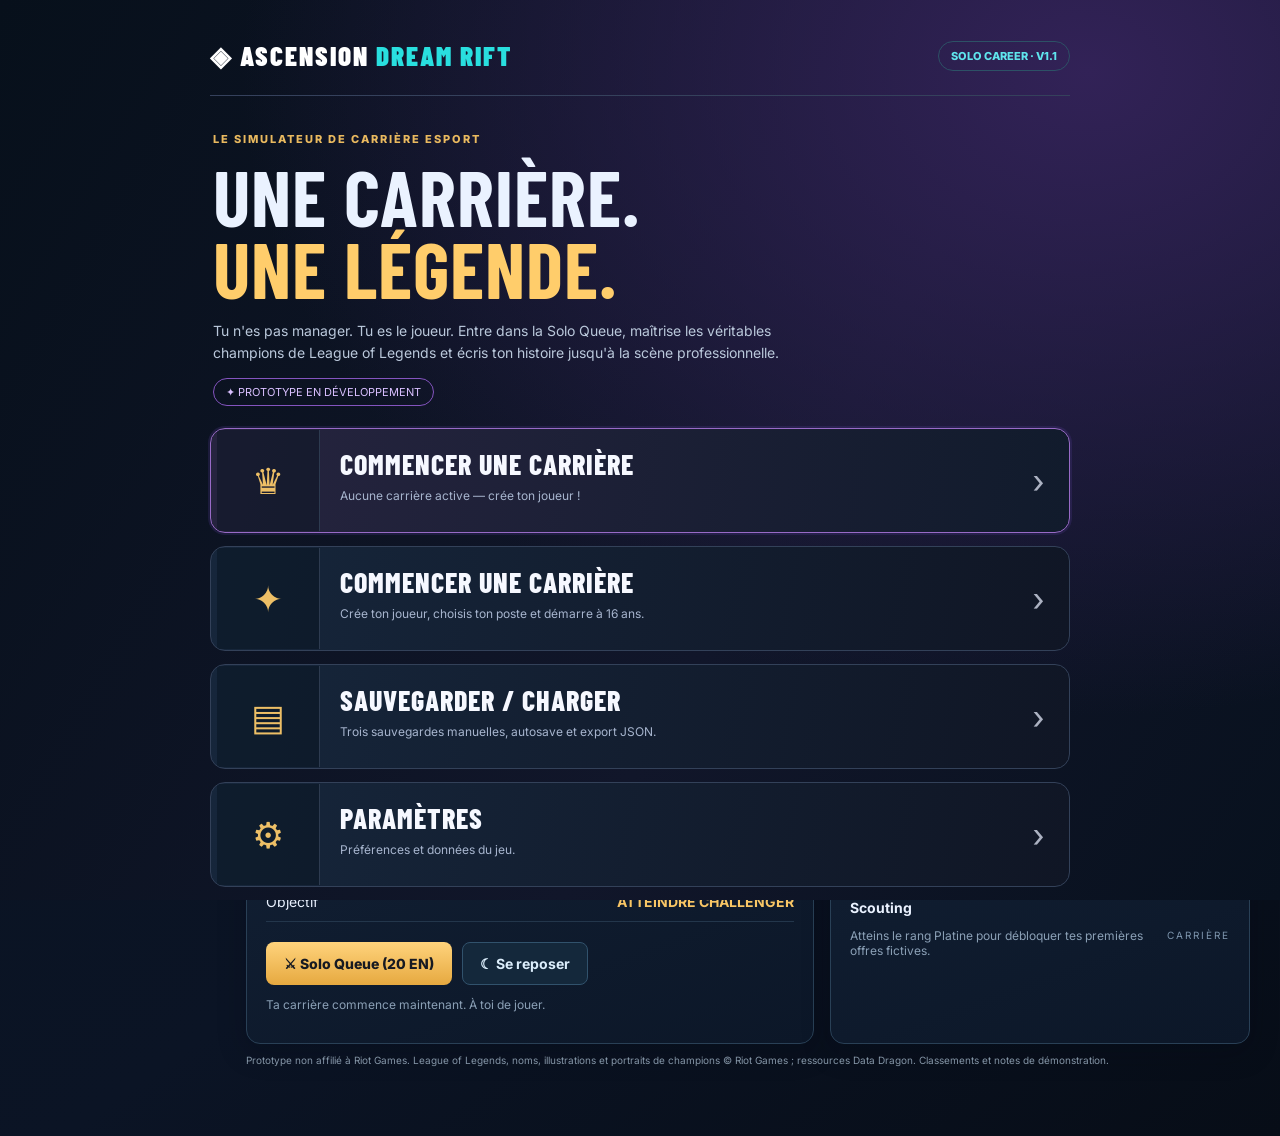
<file: v3-test.html>
<!doctype html><html lang="fr"><head><meta charset="UTF-8"><meta name="viewport" content="width=device-width, initial-scale=1"><title>Ascension Dream Rift — V3 test jouable</title><style>
@import url('https://fonts.googleapis.com/css2?family=Barlow+Condensed:wght@500;600;700;800;900&family=Inter:wght@400;500;600;700;800&display=swap');
:root{font-family:Inter,Arial,sans-serif;color:#eaf2ff;background:#080f1b;font-size:14px}*{box-sizing:border-box}body{margin:0;background:linear-gradient(145deg,#081320,#0b1425 58%,#070d17);min-height:100vh}button,input,select{font:inherit}button{cursor:pointer}button:disabled{opacity:.5;cursor:not-allowed} .app{display:flex;min-height:100vh}.sidebar{width:216px;min-width:216px;border-right:1px solid #223247;background:#091521;padding:27px 16px;position:sticky;top:0;height:100vh}.brand{font:900 27px 'Barlow Condensed',sans-serif;letter-spacing:2px;color:white}.brand em{font-style:normal;color:#29dfdf}.small{font-size:10px;letter-spacing:2px;color:#7d95ad;text-transform:uppercase}.sidelink{border:1px solid transparent;background:none;width:100%;text-align:left;color:#8ea2b9;padding:13px;border-radius:9px;margin:4px 0}.sidelink:hover,.sidelink.active{background:#12263a;border-color:#28506c;color:#ffca65}.main{flex:1;min-width:0;padding:22px 30px 60px;max-width:1600px;margin:auto}.top{display:flex;align-items:center;justify-content:space-between;gap:15px;margin-bottom:22px}.eyebrow{color:#e9b95f;letter-spacing:2px;font-size:11px;font-weight:800;text-transform:uppercase}h1,h2,h3{font-family:'Barlow Condensed',sans-serif;letter-spacing:1px;margin:0}h1{font-size:35px;text-transform:uppercase}h2{font-size:25px}h3{font-size:19px}.muted{color:#8ba0b6}.pill{display:inline-block;border:1px solid #2d5166;border-radius:30px;color:#5fe5ed;padding:7px 12px;font-size:11px;font-weight:800}.card{background:linear-gradient(160deg,#132237,#0c1728);border:1px solid #294056;border-radius:14px;padding:19px;box-shadow:0 8px 28px #02081340}.hero{min-height:345px;border:1px solid #34506b;border-radius:17px;overflow:hidden;position:relative;background:linear-gradient(90deg,#0a1525 0%,#0c1829 42%,#101d34a0 76%),url('https://images.unsplash.com/photo-1542751371-adc38448a05e?w=1400&q=80') center/cover;display:flex;align-items:center;padding:35px;margin-bottom:17px}.hero:after{content:'';position:absolute;inset:0;background:linear-gradient(90deg,#081321f0,#08132199 65%,transparent);pointer-events:none}.hero-inner{position:relative;z-index:1;max-width:550px}.hero h2{font-size:59px;line-height:.94;margin:12px 0}.hero h2 span{color:#fac45d}.hero p{line-height:1.7;color:#b7c9dd;max-width:480px}.gold{background:linear-gradient(#ffd37c,#e6a940);color:#171a22;font-weight:800;border:none;border-radius:8px;padding:13px 18px}.ghost{background:#14283b;color:#dceefc;border:1px solid #31526c;border-radius:8px;padding:12px 17px;font-weight:700}.actions{display:flex;gap:10px;flex-wrap:wrap;margin-top:20px}.stats{display:grid;grid-template-columns:repeat(4,1fr);gap:12px;margin:15px 0}.num{font-size:27px;font-weight:800;color:#fff;margin-top:7px}.cyan{color:#36dfeb}.goldtext{color:#f8c665}.grid{display:grid;grid-template-columns:1.35fr 1fr;gap:16px}.sectiontitle{display:flex;justify-content:space-between;align-items:center;margin-bottom:15px}.bar{height:7px;border-radius:50px;background:#25344a;overflow:hidden}.fill{height:100%;background:linear-gradient(90deg,#14b3ca,#47f0f7);border-radius:40px}.goldfill{background:linear-gradient(90deg,#d39134,#ffd177)}.line{padding:11px 0;border-bottom:1px solid #23364b;display:flex;justify-content:space-between;gap:12px;align-items:center}.line:last-child{border-bottom:0}.tag{font-size:10px;background:#133b47;color:#4eebee;padding:5px 8px;border-radius:6px}.note{font-size:12px;color:#8ba0b6}.tabs{display:flex;flex-wrap:wrap;gap:8px;margin:12px 0 18px}.tabs button{background:#15273b;border:1px solid #2d4054;border-radius:8px;color:#b6c6d9;padding:9px 14px}.tabs button.active{background:#ffd06b;color:#18202c;border-color:#ffd06b}.training{display:grid;grid-template-columns:repeat(3,minmax(0,1fr));gap:13px}.traincard{padding:17px}.traincard h3{margin:10px 0}.traincard p{font-size:12px;min-height:36px;color:#94acc1}.rankrow{display:grid;grid-template-columns:35px 1fr 100px 75px;align-items:center;gap:10px;padding:13px;border-bottom:1px solid #23374c}.rankrow.me{background:#1b3b48}.rankrow strong{color:#ffd16b}.tabcontent{display:none}.tabcontent.active{display:block}.player{display:flex;gap:13px;align-items:center}.portrait{width:56px;height:60px;object-fit:cover;border-radius:8px;border:1px solid #416079}.search{padding:11px 13px;border:1px solid #2c4861;background:#0a1523;border-radius:8px;color:white;min-width:180px}.select{padding:11px;border:1px solid #2c4861;background:#0a1523;border-radius:8px;color:white}.modal{position:fixed;inset:0;background:#02060be8;z-index:50;display:flex;align-items:center;justify-content:center;padding:20px}.modal .card{width:100%;max-width:450px}.formfield{display:block;width:100%;margin:9px 0 14px;padding:12px;background:#0a1423;color:#fff;border:1px solid #385168;border-radius:8px}.bottomnav{display:none}.toast{position:fixed;bottom:25px;right:25px;padding:14px 20px;border-radius:9px;background:#164856;border:1px solid #3ab5bb;color:white;z-index:90;display:none}.photo-credit{font-size:10px;color:#8495a6;margin-top:10px}
@media(max-width:900px){.sidebar{display:none}.main{padding:15px 14px 90px}.hero{padding:25px;min-height:320px}.hero h2{font-size:45px}.stats{grid-template-columns:repeat(2,1fr)}.grid{grid-template-columns:1fr}.training{grid-template-columns:repeat(2,minmax(0,1fr))}.bottomnav{display:flex;position:fixed;bottom:0;left:0;right:0;background:#0b1829;border-top:1px solid #2d465d;z-index:20;justify-content:space-around;padding:9px 2px env(safe-area-inset-bottom)}.bottomnav button{border:0;background:none;color:#a0b3c9;font-size:10px;padding:7px}.bottomnav button.active{color:#ffcb62}.top h1{font-size:27px}}@media(max-width:420px){.training{grid-template-columns:1fr}.hero h2{font-size:39px}.rankrow{grid-template-columns:22px 1fr 62px 45px;font-size:11px}.stats{gap:8px}.card{padding:14px}}
.landing{position:fixed;inset:0;overflow:auto;z-index:40;background:radial-gradient(ellipse at 85% 8%,#322257 0%,transparent 55%),linear-gradient(120deg,#07101b,#11162a 60%,#08111e);padding:25px 16px 45px}.landing-body{max-width:860px;margin:auto}.landing-top{display:flex;justify-content:space-between;align-items:center;padding:14px 0 23px;border-bottom:1px solid #35415c;gap:8px}.landing-intro{padding:36px 3px 22px}.landing-intro h2{font-size:clamp(43px,7vw,78px);line-height:.92;margin:15px 0}.landing-intro h2 span{color:#ffcd6b}.landing-intro p{color:#bac8db;max-width:570px;line-height:1.6}.landing-menu{display:grid;gap:13px}.landing-choice{display:flex;align-items:stretch;min-height:105px;text-align:left;width:100%;border-radius:15px;border:1px solid #334159;background:linear-gradient(100deg,#16263b,#101625);color:#f6f8ff;overflow:hidden;transition:border-color .2s}.landing-choice:hover{border-color:#f5c56c}.landing-choice.featured{border-color:#986ac6;background:linear-gradient(100deg,#26243f,#111b2c);box-shadow:0 0 0 2px #6b47b72e}.choice-icon{min-width:103px;background:#06111d71;border-right:1px solid #2d3b50;display:grid;place-items:center;color:#edbf66;font-size:36px}.choice-txt{padding:17px 20px;flex:1;min-width:0}.choice-txt b{display:block;font:800 28px 'Barlow Condensed';letter-spacing:1px}.choice-txt span{display:block;color:#a7b5ce;font-size:12px;margin-top:7px}.choice-arrow{font-size:34px;color:#acb2c2;margin:auto 19px}.landing-foot{text-align:center;color:#74859b;font-size:10px;margin:26px auto}.modal-close{float:right;color:#abc5d7;border:0;background:transparent;font-size:27px}.slot{display:flex;flex-wrap:wrap;gap:9px;align-items:center;justify-content:space-between;background:#0b1b2f;border:1px solid #304962;border-radius:10px;padding:13px;margin:9px 0}.slot-actions{display:flex;gap:6px}.slot-actions button{padding:8px}.save-help{color:#a7bad0;font-size:12px;line-height:1.65}.champ-grid{display:grid;grid-template-columns:repeat(auto-fill,minmax(115px,1fr));gap:10px}.champ-option{background:#0a1929;border:1px solid #2b4056;border-radius:11px;padding:10px 7px;display:flex;flex-direction:column;align-items:center;gap:7px;color:white}.champ-option.selected{border:2px solid #faca65;background:#29283e}.champ-option img{width:82px;height:82px;border-radius:9px;object-fit:cover;background:#22344b}.champ-banner{border-radius:12px;min-height:165px;padding:15px;display:flex;align-items:flex-end;background:linear-gradient(90deg,#071321 10%,#142238a0),var(--champ-splash,none) center 30%/cover;border:1px solid #3d536b;margin:15px 0}.champ-banner strong{font:800 34px 'Barlow Condensed'}.tag-purple{display:inline-block;border:1px solid #8454bf;color:#d9c0ff;border-radius:25px;padding:6px 12px;font-size:11px}@media(max-width:600px){.landing{padding:10px 13px 34px}.landing-choice{min-height:86px}.choice-icon{min-width:68px;font-size:27px}.choice-txt{padding:12px 9px}.choice-txt b{font-size:22px}.choice-txt span{font-size:11px}.choice-arrow{margin:auto 9px}.champ-grid{grid-template-columns:repeat(3,minmax(0,1fr));gap:7px}.champ-option img{width:100%;height:auto;aspect-ratio:1}}
/* V1.2 - photorealistic avatar selection and real LoL rank crests */
.creation-overlay{z-index:64;align-items:center}.creation-card{width:min(860px,100%)!important;max-width:860px!important;max-height:93dvh;overflow:auto;padding:27px!important;border:1px solid #536785;background:linear-gradient(145deg,#12263c,#0c1626);box-shadow:0 25px 95px #010710bf}
.creation-card h1{font-size:clamp(33px,5vw,51px);margin:8px 0}.creator-lead{max-width:600px;line-height:1.6}.creator-columns{display:grid;grid-template-columns:.83fr 1.4fr;gap:25px;margin-top:21px}.creator-profile{text-align:center;background:linear-gradient(160deg,#152d47,#0a1425);border:1px solid #314b66;border-radius:15px;padding:19px;align-self:start;position:sticky;top:0}.creator-portrait{position:relative;aspect-ratio:4/5;max-height:300px;overflow:hidden;border-radius:13px;border:2px solid #be965b;background:#102238;margin:auto}.creator-portrait:after{content:'';position:absolute;inset:55% 0 0;background:linear-gradient(transparent,#101f31b8);pointer-events:none}.creator-portrait img{width:100%;height:100%;object-fit:cover;object-position:center 34%}.creator-profile h2{font-size:36px;margin-top:6px;overflow-wrap:anywhere}.creator-meta{display:flex;flex-wrap:wrap;gap:6px;justify-content:center;margin:9px 0}.creator-meta span{font-size:10px;border:1px solid #3c5873;border-radius:6px;padding:5px 7px;color:#c7daed}.creator-label{letter-spacing:2px;color:#f5c56c;font-size:11px;font-weight:800;margin:0 0 11px}.creator-field-label{color:#b9c7d8;font-weight:700;font-size:12px}.creator-fields .formfield{margin:7px 0 0}.gender-buttons{display:grid;grid-template-columns:1fr 1fr;gap:9px}.gender-buttons button{border:1px solid #34506a;background:#0a1627;border-radius:9px;color:#c0d1e4;padding:11px;font-weight:800}.gender-buttons button.selected{background:#44381f;color:#ffd078;border-color:#f3ba58}.avatar-choices{display:grid;grid-template-columns:repeat(6,minmax(0,1fr));gap:8px}.avatar-choice{display:block;position:relative;aspect-ratio:1;border:2px solid #34485e;border-radius:10px;overflow:hidden;background:#12233a;padding:0}.avatar-choice.selected{border-color:#ffcd6a;box-shadow:0 0 0 2px #e5a94648}.avatar-choice img{display:block;width:100%;height:100%;object-fit:cover}.avatar-choice.selected:after{content:'✓';position:absolute;right:3px;bottom:3px;background:#ffc665;color:#172032;font-size:11px;font-weight:900;border-radius:30px;width:18px;height:18px;display:grid;place-items:center}.creator-random{margin-top:9px;padding:9px 12px;font-size:12px}.create-submit{width:100%;margin-top:20px;padding:16px;letter-spacing:1px}.dashboard-avatar{width:67px;height:75px;object-fit:cover;border:2px solid #ad854b;border-radius:10px;background:#22364b}.player-stat-card,.rank-stat-card{display:flex;align-items:center;gap:13px}.mini-rank-crest{height:84px;width:75px;object-fit:contain;filter:drop-shadow(0 2px 8px #0008)}.rank-stat-card .num{font-size:23px}.promotion-modal{position:fixed;inset:0;z-index:110;display:flex;justify-content:center;align-items:center;overflow:auto;padding:20px;background:radial-gradient(ellipse at center,#1c365ad9,#050c19f8 70%);backdrop-filter:blur(9px)}.promotion-inner{position:relative;text-align:center;z-index:1;width:min(650px,100%);padding:23px 16px 34px;border:1px solid #ca9b51;border-radius:20px;background:linear-gradient(155deg,#172b45ec,#091322ef);box-shadow:0 0 65px #edc15d25,0 25px 100px #000b}.promotion-kicker{font-size:14px;color:#ffcc70}.promotion-title{font:900 clamp(39px,8vw,72px)/1.04 'Barlow Condensed',sans-serif;letter-spacing:3px;color:#ffda82;text-shadow:0 0 28px #d7a35188;margin:8px 0 16px}.promotion-crests{display:flex;align-items:center;justify-content:center;gap:7px;padding:4px 0 19px}.promotion-crests>div{position:relative;display:flex;flex-direction:column;align-items:center;gap:10px;min-width:0}.promotion-crests img{height:clamp(118px,28vw,202px);width:clamp(113px,26vw,200px);object-fit:contain;position:relative;z-index:2;filter:drop-shadow(0 10px 19px #0009)}.promotion-rank-old{opacity:.48;animation:oldRankSlide 1s both}.promotion-rank-new{animation:rankReveal 1.25s cubic-bezier(.14,.86,.31,1.3) both}.promotion-rank-new img{filter:drop-shadow(0 0 30px #fad176a8)}.promotion-crests span{font:800 clamp(17px,4vw,27px) 'Barlow Condensed',sans-serif;letter-spacing:2px;color:#fff}.promotion-divider{font-size:32px;color:#ffce70;align-self:center;animation:rankFlash 1.5s infinite alternate}.promotion-glow{position:absolute;inset:12% 0 20%;border-radius:100%;background:#ffd06c65;filter:blur(50px);animation:rankFlash 1s infinite alternate}.promotion-aurora{pointer-events:none;position:absolute;inset:0;background:radial-gradient(circle at 50% 43%,#eeb64b36,transparent 38%);animation:rankFlash 1.6s infinite alternate}.promotion-caption{color:#bbcee6;letter-spacing:2px;font-size:12px;font-weight:800;margin-bottom:21px}.promotion-inner .gold{font-size:13px;letter-spacing:1px;padding:15px 22px}@keyframes rankReveal{from{transform:scale(.35) translateY(42px) rotate(-13deg);opacity:0;filter:brightness(3)}60%{opacity:1}to{transform:scale(1) translateY(0) rotate(0);opacity:1;filter:brightness(1)}}@keyframes oldRankSlide{from{transform:translateX(40px) scale(1.1);opacity:1}to{transform:translateX(0) scale(.84);opacity:.48}}@keyframes rankFlash{from{opacity:.45}to{opacity:1}}@media(max-width:740px){.creation-overlay{padding:8px}.creation-card{padding:17px!important;max-height:96dvh}.creator-columns{grid-template-columns:1fr;gap:15px}.creator-profile{display:grid;grid-template-columns:100px 1fr;align-items:center;gap:3px 13px;text-align:left;position:static;padding:11px}.creator-portrait{grid-row:span 4;width:100px;height:126px;margin:0}.creator-profile .eyebrow{font-size:10px}.creator-profile h2{font-size:29px}.creator-profile .note{font-size:10px;line-height:1.35}.creator-meta{justify-content:start}.avatar-choices{gap:7px}.player-stat-card,.rank-stat-card{gap:9px}.dashboard-avatar{width:55px;height:66px}.mini-rank-crest{width:58px;height:69px}.rank-stat-card .num,.player-stat-card .num{font-size:19px}}@media(prefers-reduced-motion:reduce){.promotion-modal *{animation:none!important}}
.choice-icon.has-photo{background-position:center;background-size:cover;background-repeat:no-repeat}.save-slot-player{display:flex;align-items:center;gap:11px}.save-slot-avatar{width:44px;height:51px;object-fit:cover;border-radius:8px;border:1px solid #f8ca77}.save-slot-player .note{margin:6px 0 0}
/* V2 TEST — pro roster portrait treatments and prominent SoloQ rank */
.avatar-choice{aspect-ratio:3/4;border-radius:12px;isolation:isolate;background:radial-gradient(circle at 50% 20%,#385678,#090f1a 78%)}
.avatar-choice img{object-position:center 13%;filter:contrast(1.07) saturate(.87)}
.avatar-choice:before,.creator-portrait:after{content:"";position:absolute;z-index:2;left:-5%;right:-5%;bottom:-2%;height:39%;pointer-events:none;background:linear-gradient(100deg,transparent 9%,#224268 11%,#071425 29%,#0c2748 50%,#06101e 74%,#224268 89%,transparent 91%);clip-path:polygon(9% 27%,30% 7%,40% 0,50% 17%,60% 0,70% 7%,91% 27%,100% 100%,0 100%);border-bottom:3px solid #e7b75b}
.avatar-choice:before{height:36%}
.creator-portrait{position:relative;overflow:hidden;isolation:isolate}
.creator-portrait:after{height:34%}
.avatar-choice.selected{box-shadow:0 0 0 2px #e5a94670,0 0 21px #e6b75839}
.avatar-choice:hover{transform:translateY(-3px);border-color:#eac36c}
.rank-stat-card{min-height:178px;position:relative;overflow:hidden;gap:20px;border-color:#9a7440;background:radial-gradient(ellipse at 10% 35%,#644a2a66,transparent 55%),linear-gradient(160deg,#18273e,#0c1728)}
.rank-stat-card:after{content:"";position:absolute;inset:0;pointer-events:none;border-radius:14px;box-shadow:inset 0 0 28px #c49e2b1a}
.rank-stat-card .mini-rank-crest{height:clamp(125px,12vw,174px);width:clamp(112px,11vw,150px);flex-shrink:0;filter:drop-shadow(0 0 15px #d4a55662)}
.rank-stat-card .num{font-size:clamp(26px,3vw,39px);line-height:1.12;white-space:nowrap}
.rank-stat-card .small{letter-spacing:2px;font-weight:800;color:#f7d28b}
.rank-stat-card .note{font-weight:800;font-size:16px;color:#f2e3c4}
.promotion-modal{background:radial-gradient(ellipse at center,#203453ef,#030916fa 73%)}
.promotion-inner{width:min(790px,100%);border:2px solid #e3b66c;box-shadow:0 0 120px #d9a65436,0 35px 110px #000e;animation:v2Entrance .8s cubic-bezier(.17,.67,.29,1.18) both}
.promotion-rank-new img{animation:v2Crest 1.5s ease-out both;filter:drop-shadow(0 0 30px #ffd472c9)}
.promotion-rank-new{animation:rankReveal 1.25s cubic-bezier(.14,.86,.31,1.3) both}
.promotion-inner:after{content:"✦       ✦      ✧        ✦       ✧      ✦";position:absolute;left:0;right:0;top:30%;font-size:30px;letter-spacing:28px;color:#ffd88499;pointer-events:none;animation:v2Sparks 2.5s ease-out both}
@keyframes v2Entrance{from{transform:scale(.7) translateY(45px);opacity:0;filter:blur(10px)}to{transform:scale(1) translateY(0);opacity:1;filter:blur(0)}}
@keyframes v2Crest{0%{transform:scale(.2) rotate(-18deg);opacity:0}45%{transform:scale(1.25) rotate(4deg);opacity:1}70%{transform:scale(.94)}100%{transform:scale(1)}}
@keyframes v2Sparks{0%{opacity:0;transform:scale(.4) translateY(40px)}35%{opacity:1}100%{opacity:0;transform:scale(1.8) translateY(-65px)}}
@media(max-width:800px){.rank-stat-card{min-height:142px}.rank-stat-card .mini-rank-crest{width:95px;height:112px}.rank-stat-card .num{font-size:25px}.promotion-inner:after{letter-spacing:7px;font-size:16px}}
@media(prefers-reduced-motion:reduce){.promotion-inner,.promotion-inner:after,.promotion-rank-new img{animation:none!important}}

/* V3 fixes */
.avatar-choice:before,.creator-portrait:after{display:none!important}
.avatar-choice{aspect-ratio:3/4}
.avatar-choice img,.creator-portrait img{object-fit:cover;object-position:center center}
.rank-stat-card{min-width:0;min-height:160px;gap:10px;padding:15px}
.rank-stat-card>div{min-width:0;flex:1}
.rank-stat-card .mini-rank-crest{flex:0 0 100px;width:100px;height:115px;object-fit:contain}
.rank-stat-card .num{font-size:clamp(20px,2vw,30px);white-space:normal;overflow-wrap:normal;line-height:1.05}
.rank-stat-card .small{font-size:10px}
.rank-stat-card .note{font-size:14px}
.practice-layout{display:grid;grid-template-columns:minmax(0,1.7fr) minmax(285px,.9fr);gap:16px;align-items:start}
.practice-layout .training{display:grid;grid-template-columns:repeat(2,minmax(0,1fr));gap:12px}
.live-attributes{position:sticky;top:16px}
.skill-row{padding:8px 9px;border-radius:8px;transition:background .3s}
.skill-row.gain{animation:statRise 1.5s ease-out}
#training-feedback{min-height:24px;margin-top:12px;color:#fbd480;font-weight:900;font-size:17px}
#training-feedback.pop{animation:statRise 1.2s ease-out}
@keyframes statRise{0%{background:#d5a43b70;box-shadow:0 0 20px #f3ce6380;transform:scale(1.03)}100%{background:transparent;box-shadow:none;transform:scale(1)}}
@media(max-width:1100px){.practice-layout{grid-template-columns:1fr}.live-attributes{position:static}.rank-stat-card .mini-rank-crest{flex-basis:76px;width:76px;height:94px}}
@media(max-width:650px){.practice-layout .training{grid-template-columns:1fr}.rank-stat-card .num{font-size:22px}}
</style></head><body><div class="landing" id="landing"><div class="landing-body"><div class="landing-top"><div class="brand">◈ ASCENSION <em>DREAM RIFT</em></div><span class="pill">SOLO CAREER · V1.1</span></div><div class="landing-intro"><div class="eyebrow">LE SIMULATEUR DE CARRIÈRE ESPORT</div><h2>UNE CARRIÈRE.<br><span>UNE LÉGENDE.</span></h2><p>Tu n'es pas manager. Tu es le joueur. Entre dans la Solo Queue, maîtrise les véritables champions de League of Legends et écris ton histoire jusqu'à la scène professionnelle.</p><span class="tag-purple">✦ PROTOTYPE EN DÉVELOPPEMENT</span></div><div class="landing-menu"><button class="landing-choice featured" onclick="continueCareer()"><span class="choice-icon" id="menu-profile-photo">♛</span><span class="choice-txt"><b id="continue-title">CONTINUER MA CARRIÈRE</b><span id="continue-subtitle">Reprendre ta dernière partie.</span></span><span class="choice-arrow">›</span></button><button class="landing-choice" onclick="newCareerPrompt()"><span class="choice-icon">✦</span><span class="choice-txt"><b>COMMENCER UNE CARRIÈRE</b><span>Crée ton joueur, choisis ton poste et démarre à 16 ans.</span></span><span class="choice-arrow">›</span></button><button class="landing-choice" onclick="showSaves()"><span class="choice-icon">▤</span><span class="choice-txt"><b>SAUVEGARDER / CHARGER</b><span>Trois sauvegardes manuelles, autosave et export JSON.</span></span><span class="choice-arrow">›</span></button><button class="landing-choice" onclick="showSettings()"><span class="choice-icon">⚙</span><span class="choice-txt"><b>PARAMÈTRES</b><span>Préférences et données du jeu.</span></span><span class="choice-arrow">›</span></button></div><div class="landing-foot">ASCENSION DREAM RIFT · FAN GAME NON OFFICIEL · NON AFFILIÉ À RIOT GAMES</div></div></div><div class="app"><aside class="sidebar"><div class="brand">◈ ASCENSION <em>RIFT</em></div><p class="small">Your journey. Your legacy.</p><div style="height:30px"></div><div class="small">Carrière</div><div id="side"></div><hr style="border:0;border-top:1px solid #223247;margin-top:30px"><p class="note">Prototype V1 · Solo Career<br>Non affilié à Riot Games</p></aside><main class="main"><header class="top"><div><div class="eyebrow">MOBA · PRO PLAYER CAREER</div><h1 id="pagetitle">Tableau de bord</h1></div><div><button class="ghost" onclick="showSaves()">▤ Sauver</button> <button class="ghost" onclick="openMenu()">☰ Menu</button> <span class="pill" id="season">SAISON 2026 · S1</span></div></header>
<section id="home" class="tabcontent active"><div class="hero"><div class="hero-inner"><div class="eyebrow">✦ LE PARCOURS VERS LE SOMMET COMMENCE ICI</div><h2>TON TALENT.<br><span>TA LÉGENDE.</span></h2><p>De jeune espoir à superstar mondiale. Entraîne ton joueur, grimpe en SoloQ, gagne en réputation et décroche un contrat dans la scène professionnelle.</p><div class="actions"><button class="gold" onclick="go('practice')">⚡ COMMENCER L'ENTRAÎNEMENT →</button><button class="ghost" onclick="simulate()">▶ JOUER UN MATCH</button></div></div></div>
<div class="stats"><div class="card player-stat-card"><img id="dashboard-avatar" class="dashboard-avatar" alt="Avatar du joueur"><div><div class="small">Ton joueur</div><div class="num" id="n-name">SKYEN</div><div class="note" id="n-role">MID · 16 ANS</div><button class="ghost" style="margin-top:8px;padding:7px 10px;font-size:11px" onclick="showAvatarChange()">Modifier mon avatar</button></div></div><div class="card rank-stat-card"><img id="dashboard-rank-crest" class="mini-rank-crest" alt="Emblème du rang League of Legends"><div><div class="small">Rang Solo Queue</div><div class="num goldtext" id="n-rank">BRONZE IV</div><div class="note" id="n-lp">0 LP</div></div></div><div class="card"><div class="small">Note générale</div><div class="num cyan" id="n-ovr">43 OVR</div><div class="note">Potentiel en progression</div></div><div class="card"><div class="small">Notoriété</div><div class="num" id="n-fans">120</div><div class="note">Abonnés</div></div></div>
<div class="grid"><div class="card"><div class="sectiontitle"><h2>◈ TON PARCOURS</h2><span class="tag">CARRIÈRE SOLO</span></div><div class="line"><span>Énergie</span><strong id="energytext"></strong></div><div class="bar"><div class="fill" id="energybar"></div></div><div class="line"><span>Forme / mental</span><strong id="mentaltext"></strong></div><div class="line"><span>Équipe actuelle</span><b id="contract">FREE AGENT</b></div><div class="line"><span>Champion joué</span><b id="profile-champ">AHRI</b></div><div class="line"><span>Objectif</span><b class="goldtext">ATTEINDRE CHALLENGER</b></div><div class="actions"><button class="gold" onclick="simulate()">⚔ Solo Queue (20 EN)</button><button class="ghost" onclick="rest()">☾ Se reposer</button></div><p class="note" id="matchmsg">Ta carrière commence maintenant. À toi de jouer.</p></div><div class="card"><div class="sectiontitle"><h2>◈ RIFT FEED</h2><span class="tag">ACTUALITÉS</span></div><div class="line"><div><b>T1 · Faker</b><p class="note">La légende coréenne inspire une nouvelle génération de midlaners.</p></div><span class="small">MONDE</span></div><div class="line"><div><b>LEC · G2 Esports</b><p class="note">Les meilleurs clubs européens sont sur ta liste de rêve.</p></div><span class="small">EUROPE</span></div><div class="line"><div><b>Scouting</b><p class="note">Atteins le rang Platine pour débloquer tes premières offres fictives.</p></div><span class="small">CARRIÈRE</span></div></div></div></section>
<section id="practice" class="tabcontent"><div class="sectiontitle"><h2>DEVIENS INCONTOURNABLE</h2><span class="pill" id="pracenergy">100 EN</span></div><div class="tabs"><button class="active" onclick="practiceTab('activities',this)">ENTRAÎNEMENT + ATTRIBUTS</button><button onclick="practiceTab('champions',this)">CHAMPIONS</button></div><div class="practice-layout" id="practice-layout"><div id="activities" class="training"></div><div id="attributes" class="card live-attributes"></div></div><div id="training-feedback" role="status" aria-live="polite"></div><div id="champions" style="display:none" class="card"><h2>CHAMPION POOL</h2><p class="muted">Choisis un véritable champion de League of Legends pour les matchs classés.</p><div id="champ-selected"></div><div class="tabs" id="role-filters"></div><div id="champ-list" class="champ-grid"></div></div></section>
<section id="standings" class="tabcontent"><div class="sectiontitle"><h2>LE MONDE DE L'ESPORT</h2><span class="pill">ÉQUIPES RÉELLES · CLASSEMENT DÉMO</span></div><div class="tabs"><button class="active" onclick="league('Europe',this)">EUROPE</button><button onclick="league('Korea',this)">CORÉE</button><button onclick="league('China',this)">CHINE</button></div><div class="card"><div class="small">Classement illustratif — pas des résultats officiels</div><div id="ranking"></div></div></section>
<section id="life" class="tabcontent"><div class="grid"><div class="card"><div class="eyebrow">OFF THE RIFT</div><h2>LA VIE D'UN FUTUR PRO</h2><p class="muted">Gère ta réputation, tes streams et ta fatigue. Tu restes le joueur, jamais le manager.</p><div class="line"><span>Followers</span><b class="cyan" id="life-fans"></b></div><div class="line"><span>Cash</span><b id="life-cash"></b></div><div class="line"><span>Réputation</span><b id="life-rep"></b></div><div class="actions"><button class="gold" onclick="stream()">🎥 LANCER UN STREAM (15 EN)</button><button class="ghost" onclick="rest()">☾ SE REPOSER</button></div></div><div class="card"><h2>◈ CONTRATS PROFESSIONNELS</h2><p class="muted">Tu peux rejoindre une équipe professionnelle lorsque ta réputation et ton rang deviennent suffisants.</p><div class="line"><span>Première offre</span><span class="tag">PLATINE REQUIS</span></div><div class="line"><span>Contrat en cours</span><strong id="life-team">LIBRE</strong></div><p class="note">Les offres sont fictives dans cette première version. Les clubs affichés dans le classement sont réels.</p></div></div></section>
<section id="stats" class="tabcontent"><div class="stats"><div class="card"><div class="small">Matchs joués</div><div class="num" id="s-games"></div></div><div class="card"><div class="small">Victoires</div><div class="num cyan" id="s-wins"></div></div><div class="card"><div class="small">Winrate</div><div class="num" id="s-wr"></div></div><div class="card"><div class="small">LP</div><div class="num goldtext" id="s-lp"></div></div></div><div class="card"><h2>🏆 TROPHÉES À CONQUÉRIR</h2><div class="training" style="margin-top:15px"><div class="card">◇ PREMIÈRE VICTOIRE<br><span class="note" id="ach1">À débloquer</span></div><div class="card">✦ 10 MATCHS<br><span class="note" id="ach2">À débloquer</span></div><div class="card">♛ CHALLENGER<br><span class="note">À débloquer</span></div></div><h2 style="margin-top:24px">DERNIERS MATCHS</h2><div id="history"></div></div></section>
<p class="photo-credit">Prototype non affilié à Riot Games. League of Legends, noms, illustrations et portraits de champions © Riot Games ; ressources Data Dragon. Classements et notes de démonstration.</p></main></div><nav class="bottomnav" id="bottom"></nav><div class="promotion-modal" id="promotion-modal" role="dialog" aria-modal="true" aria-labelledby="promotion-title" style="display:none">
<div class="promotion-aurora"></div><div class="promotion-inner">
<div class="eyebrow promotion-kicker">✦ ASCENSION ACCOMPLIE ✦</div>
<div class="promotion-title" id="promotion-title">PROMOTION !</div>
<div class="promotion-crests"><div class="promotion-rank-old"><img id="promotion-old-icon" alt="Ancien emblème de rang"><span id="promotion-old-label">BRONZE IV</span></div>
<div class="promotion-divider">➜</div><div class="promotion-rank-new"><div class="promotion-glow"></div><img id="promotion-new-icon" alt="Nouvel emblème de rang"><span id="promotion-new-label">BRONZE III</span></div></div>
<div class="promotion-caption" id="promotion-caption">UNE ÉTAPE DE PLUS VERS LE SOMMET.</div>
<button class="gold" onclick="closePromotion()">CONTINUER MA CARRIÈRE →</button>
</div></div><div class="toast" id="toast"></div><div class="modal creation-overlay" id="newModal" style="display:none"><div class="card creation-card">
<button class="modal-close" onclick="closeModal('newModal')" aria-label="Fermer">×</button>
<div class="eyebrow">◆ NOUVELLE CARRIÈRE · PLAYER CREATOR</div><h1>CRÉE TA <span class="goldtext">LÉGENDE</span></h1>
<p class="muted creator-lead">Tout commence par ton identité. Choisis ton visage, ton poste et écris ton histoire sur la scène esport.</p>
<div class="creator-columns"><div class="creator-profile">
<div class="creator-portrait"><img id="creator-preview-image" alt="Portrait de l'avatar sélectionné" src="https://randomuser.me/api/portraits/men/14.jpg"></div>
<div class="eyebrow" style="margin-top:12px">TA FUTURE STAR</div><h2 id="creator-preview-name">SKYEN</h2>
<div class="creator-meta"><span id="creator-preview-role">MIDLANER</span><span>16 ANS</span><span>FREE AGENT</span></div>
<p class="note">Portrait de démonstration avec tenue e-sport fictive. Ton choix est sauvegardé.</p></div>
<div class="creator-fields"><div class="creator-label">01 / TON IDENTITÉ</div>
<label class="creator-field-label" for="pseudo">Pseudo du joueur</label>
<input id="pseudo" class="formfield" value="SkyeN" maxlength="20" autocomplete="off" oninput="refreshAvatarPreview()">
<div class="creator-label" style="margin-top:15px">02 / TON PERSONNAGE</div>
<div class="gender-buttons" role="group" aria-label="Présentation de l'avatar">
<button class="selected" id="gender-man" onclick="pickGender('man')">♂ Homme</button>
<button id="gender-woman" onclick="pickGender('woman')">♀ Femme</button></div>
<p class="note" style="margin:9px 0">Choisis parmi 12 portraits illustrés de joueurs e-sport avec des maillots fictifs.</p>
<div class="avatar-choices" id="avatarChoices"></div>
<button class="creator-random ghost" onclick="randomAvatar()">⤨ Avatar aléatoire</button>
<div class="creator-label" style="margin-top:19px">03 / TON POSTE</div>
<label class="creator-field-label" for="role">Rôle principal</label><select id="role" class="formfield" onchange="refreshAvatarPreview()"><option>MID</option><option>TOP</option><option>JUNGLE</option><option>ADC</option><option>SUPPORT</option></select>
<button id="creator-submit" class="gold create-submit" onclick="createGame()">COMMENCER MA CARRIÈRE →</button><button id="avatar-update" class="gold create-submit" style="display:none" onclick="updateAvatar()">ENREGISTRER MON PROFIL →</button>
</div></div></div></div><div class="modal" id="saveModal" style="display:none"><div class="card" style="max-width:650px;max-height:90vh;overflow:auto"><button class="modal-close" onclick="closeModal('saveModal')">×</button><div class="eyebrow">GESTION DE CARRIÈRE</div><h1>SAUVEGARDES</h1><p class="save-help">Sauvegarde automatique dans ce navigateur. Utilise les emplacements manuels pour conserver plusieurs carrières ; l'export JSON permet le transfert sur un autre appareil.</p><div id="auto-save-info" class="slot"></div><div id="save-slots"></div><div class="actions"><button class="ghost" onclick="exportCareer()">⬇ Exporter ma carrière</button><button class="ghost" onclick="document.getElementById('import-json').click()">⬆ Importer une carrière</button></div><input type="file" id="import-json" accept=".json,application/json" style="display:none" onchange="importCareer(this)"></div></div><div class="modal" id="settingsModal" style="display:none"><div class="card"><button class="modal-close" onclick="closeModal('settingsModal')">×</button><div class="eyebrow">PRÉFÉRENCES</div><h1>PARAMÈTRES</h1><div class="line"><span>Langue</span><b>Français</b></div><div class="line"><span>Version</span><b>V1.1 — prototype</b></div><div class="line"><span>Sauvegarde</span><b>Locale + export JSON</b></div><p class="save-help">La suppression des données du navigateur peut effacer les sauvegardes. Exporte ta partie pour la conserver.</p><div class="actions"><button class="ghost" onclick="closeModal('settingsModal');showSaves()">Gérer les sauvegardes</button><button class="ghost" onclick="previewPromotion()">▶ Tester animation de promotion</button><button class="ghost" onclick="resetGame()">Réinitialiser</button></div></div></div><script>


/* Player portrait selection: 12 photographic portrait options from Random User. */
const AVATARS=[
{id:'m1',gender:'man',url:'https://randomuser.me/api/portraits/men/14.jpg'},
{id:'m2',gender:'man',url:'https://randomuser.me/api/portraits/men/29.jpg'},
{id:'m3',gender:'man',url:'https://randomuser.me/api/portraits/men/55.jpg'},
{id:'m4',gender:'man',url:'https://randomuser.me/api/portraits/men/77.jpg'},
{id:'m5',gender:'man',url:'https://randomuser.me/api/portraits/men/3.jpg'},
{id:'m6',gender:'man',url:'https://randomuser.me/api/portraits/men/64.jpg'},
{id:'w1',gender:'woman',url:'https://randomuser.me/api/portraits/women/12.jpg'},
{id:'w2',gender:'woman',url:'https://randomuser.me/api/portraits/women/21.jpg'},
{id:'w3',gender:'woman',url:'https://randomuser.me/api/portraits/women/34.jpg'},
{id:'w4',gender:'woman',url:'https://randomuser.me/api/portraits/women/48.jpg'},
{id:'w5',gender:'woman',url:'https://randomuser.me/api/portraits/women/69.jpg'},
{id:'w6',gender:'woman',url:'https://randomuser.me/api/portraits/women/82.jpg'}
];

/* V3 illustrated esports portraits: original SVG drawings, no stock headshots */
const portraitThemes=[
 {skin:'#e6ab80',hair:'#22191c',jersey:'#151e38',trim:'#e9b74d',style:0},
 {skin:'#b97a57',hair:'#13171c',jersey:'#182a40',trim:'#31c9db',style:1},
 {skin:'#f3cba9',hair:'#472a1d',jersey:'#221c39',trim:'#bd8afd',style:2},
 {skin:'#946141',hair:'#1a1117',jersey:'#101f26',trim:'#46c391',style:3},
 {skin:'#dba07d',hair:'#4e2d21',jersey:'#291c31',trim:'#ff8c74',style:4},
 {skin:'#ba896c',hair:'#161b26',jersey:'#182342',trim:'#d9a64d',style:5},
 {skin:'#ebbb98',hair:'#2d1820',jersey:'#151e38',trim:'#e9b74d',style:2},
 {skin:'#8e583f',hair:'#1d171b',jersey:'#182a40',trim:'#31c9db',style:4},
 {skin:'#efc5a0',hair:'#483022',jersey:'#221c39',trim:'#bd8afd',style:1},
 {skin:'#b47b60',hair:'#22141b',jersey:'#101f26',trim:'#46c391',style:0},
 {skin:'#c88d65',hair:'#181b22',jersey:'#291c31',trim:'#ff8c74',style:3},
 {skin:'#f1d0a9',hair:'#5a3826',jersey:'#182342',trim:'#d9a64d',style:5}
];
function esportsPortrait(index){const t=portraitThemes[index%portraitThemes.length];const woman=index>=6;const side=woman?'M108 105 Q78 118 84 212 L116 227 L151 208 L174 231 Q194 190 165 103Z':'';const hair=['M100 124 Q81 101 96 73 Q103 50 127 54 Q147 39 165 55 Q191 56 191 87 L177 120 L165 83 Q139 92 116 82Z','M99 122 Q84 90 99 66 Q128 40 168 62 Q188 77 181 121 L172 86 Q131 73 107 95Z','M96 126 Q72 94 101 73 Q97 49 127 55 Q153 33 174 59 Q198 57 188 98 L179 122 L171 82 Q133 104 112 86Z','M102 124 Q90 100 101 77 Q125 50 168 63 Q189 83 180 123 L174 93 Q131 81 111 95Z','M100 126 Q75 95 100 65 Q122 46 142 52 Q169 37 188 75 L176 121 L165 83 Q133 91 109 82Z','M96 118 Q95 65 123 59 Q148 39 175 65 Q192 83 182 124 L173 96 Q147 68 112 93Z'][t.style];const svg=`<svg xmlns="http://www.w3.org/2000/svg" viewBox="0 0 270 320"><defs><linearGradient id="b" x2="1" y2="1"><stop stop-color="#152e4b"/><stop offset="1" stop-color="#080e1a"/></linearGradient><linearGradient id="j" x2=".2" y2="1"><stop stop-color="${t.jersey}"/><stop offset="1" stop-color="#070d17"/></linearGradient></defs><rect width="270" height="320" fill="url(#b)"/><path d="M0 70 L270 0 M0 240 L270 120" stroke="${t.trim}" stroke-width="2" opacity=".16"/><circle cx="138" cy="116" r="98" fill="${t.trim}" opacity=".055"/><path d="M34 320 Q36 249 81 229 L116 214 L155 212 L196 233 Q239 246 245 320Z" fill="url(#j)" stroke="${t.trim}" stroke-width="3"/><path d="M83 232 L113 220 L135 251 L157 220 L193 232" stroke="${t.trim}" stroke-width="7" fill="none"/><path d="M111 215 L116 183 L158 184 L164 215 L137 238Z" fill="${t.skin}"/><path d="${side}" fill="${t.hair}"/><ellipse cx="99" cy="153" rx="9" ry="14" fill="${t.skin}"/><ellipse cx="177" cy="153" rx="9" ry="14" fill="${t.skin}"/><path d="M100 112 Q97 76 135 70 Q180 77 177 125 L169 181 Q155 204 138 208 Q116 199 106 180Z" fill="${t.skin}"/><path d="M113 142 Q122 136 132 141 M146 141 Q155 136 165 141" stroke="#241d23" stroke-width="4" stroke-linecap="round"/><ellipse cx="123" cy="146" rx="3" ry="3" fill="#162433"/><ellipse cx="155" cy="146" rx="3" ry="3" fill="#162433"/><path d="M139 150 L135 169 L145 172" stroke="#915c4c" stroke-width="2.5" fill="none"/><path d="M127 185 Q140 190 152 184" stroke="#804c45" stroke-width="3" fill="none" stroke-linecap="round"/><path d="${hair}" fill="${t.hair}"/><path d="M107 107 Q133 88 168 99" stroke="${t.hair}" stroke-width="12" stroke-linecap="round" fill="none"/><path d="M104 240 L135 270 L165 240" fill="none" stroke="${t.trim}" stroke-width="2" opacity=".7"/><path d="M115 282 L135 276 L155 282 L145 296 L125 296Z" fill="${t.trim}" opacity=".8"/><text x="135" y="310" fill="#c9d9e7" font-size="10" font-weight="bold" text-anchor="middle" letter-spacing="3">RIFT ACADEMY</text></svg>`;return 'data:image/svg+xml;charset=UTF-8,'+encodeURIComponent(svg)}
AVATARS.forEach((a,i)=>a.url=esportsPortrait(i));

let creatorGender='man',creatorAvatarId='m1';
const getAvatar=id=>AVATARS.find(a=>a.id===id)||AVATARS[0];
function pickGender(gender){if(!['man','woman'].includes(gender))return;creatorGender=gender;if(getAvatar(creatorAvatarId).gender!==gender)creatorAvatarId=AVATARS.find(a=>a.gender===gender).id;renderAvatarChoices();}
function pickAvatar(id){const a=AVATARS.find(x=>x.id===id);if(!a)return;creatorGender=a.gender;creatorAvatarId=a.id;renderAvatarChoices();}
function randomAvatar(){const list=AVATARS.filter(x=>x.gender===creatorGender);creatorAvatarId=list[Math.floor(Math.random()*list.length)].id;renderAvatarChoices();}
function refreshAvatarPreview(){const preview=document.getElementById('creator-preview-image');if(preview)preview.src=getAvatar(creatorAvatarId).url;const pseudo=document.getElementById('pseudo');document.getElementById('creator-preview-name').textContent=(pseudo.value.trim()||'TON PSEUDO').toUpperCase();document.getElementById('creator-preview-role').textContent=document.getElementById('role').value;}
function renderAvatarChoices(){
 const grid=document.getElementById('avatarChoices');if(!grid)return;
 grid.innerHTML=AVATARS.filter(a=>a.gender===creatorGender).map((a,i)=>'<button type="button" class="avatar-choice '+(creatorAvatarId===a.id?'selected':'')+'" aria-pressed="'+(creatorAvatarId===a.id)+'" aria-label="Portrait '+(i+1)+'" onclick="pickAvatar(\''+a.id+'\')"><img loading="lazy" alt="Avatar '+(i+1)+'" src="'+a.url+'"></button>').join('');
 for(const [g,id] of [['man','gender-man'],['woman','gender-woman']]){const b=document.getElementById(id);b.classList.toggle('selected',g===creatorGender);b.setAttribute('aria-pressed',String(g===creatorGender))}
 refreshAvatarPreview();
}
function showAvatarChange(){if(!p)return;creatorGender=p.gender||'man';creatorAvatarId=p.avatarId||'m1';document.getElementById('pseudo').value=p.name;document.getElementById('role').value=p.role;renderAvatarChoices();const btn=document.getElementById('avatar-update');btn.style.display='block';document.getElementById('creator-submit').style.display='none';document.getElementById('newModal').style.display='flex'}
function updateAvatar(){if(!p)return;p.avatarId=creatorAvatarId;p.gender=creatorGender;p.name=(document.getElementById('pseudo').value.trim()||p.name).slice(0,20);p.role=document.getElementById('role').value;save();closeModal('newModal');toast('Profil joueur actualisé.')}
const RANK_EMBLEM_BASE='https://raw.communitydragon.org/16.2/plugins/rcp-fe-lol-static-assets/global/default/images/ranked-emblem/';

/* Crisp vector rank emblems, reliably sized at every tier */
function rankEmblem(rankName){
const rank=String(rankName||'BRONZE').toUpperCase();
const tier=rank.split(' ')[0];
const colors={FER:['#777f96','#c5d0dc'],BRONZE:['#97592f','#ffcb7e'],ARGENT:['#8ca4b5','#e4f5ff'],OR:['#bd8225','#fff09f'],PLATINE:['#399eab','#b6f4e7'],'ÉMERAUDE':['#22886f','#8efbd0'],DIAMANT:['#3774cd','#b8e5ff'],MASTER:['#8554be','#f3b6ff'],GRANDMASTER:['#b4364c','#ffbdbd'],CHALLENGER:['#248ac7','#e9ffff']}[tier]||['#97592f','#ffcb7e'];
const svg=`<svg xmlns="http://www.w3.org/2000/svg" viewBox="0 0 240 240"><defs><linearGradient id="g" x1="0" y1="1" x2="1" y2="0"><stop stop-color="${colors[0]}"/><stop offset=".5" stop-color="${colors[1]}"/><stop offset="1" stop-color="${colors[0]}"/></linearGradient></defs><path d="M120 16 L147 56 L213 37 L187 112 L221 139 L161 151 L120 221 L79 151 L19 139 L53 112 L27 37 L93 56Z" fill="#121c2e" stroke="url(#g)" stroke-width="7"/><path d="M120 41 L146 85 L188 65 L167 126 L192 136 L149 142 L120 196 L91 142 L48 136 L73 126 L52 65 L94 85Z" fill="url(#g)"/><path d="M120 63 L143 103 L120 172 L97 103Z" fill="#182336" stroke="${colors[1]}" stroke-width="4"/><path d="M112 112 L120 89 L128 112 L120 141Z" fill="${colors[1]}"/><path d="M75 129 L99 138 M165 138 L190 129" stroke="#fff1bb" opacity=".65" stroke-width="4"/></svg>`;
return 'data:image/svg+xml;charset=UTF-8,'+encodeURIComponent(svg)
}
function showPromotion(oldIndex,newIndex){const root=document.getElementById('promotion-modal');if(!root)return;document.getElementById('promotion-old-label').textContent=N[oldIndex];document.getElementById('promotion-new-label').textContent=N[newIndex];document.getElementById('promotion-old-icon').src=rankEmblem(N[oldIndex]);document.getElementById('promotion-new-icon').src=rankEmblem(N[newIndex]);document.getElementById('promotion-caption').textContent=newIndex>=N.length-1?'TU AS ATTEINT LE SOMMET !':'UN PAS DE PLUS VERS LE SOMMET.';root.style.display='flex';}
function closePromotion(){document.getElementById('promotion-modal').style.display='none'}
function previewPromotion(){showPromotion(0,1)}

/* Career save / load */
const SLOT_KEY='adr-v1-manual-saves';
function closeModal(id){document.getElementById(id).style.display='none'}
function escapeHTML(x){return String(x??'').replace(/[&<>"']/g,c=>({'&':'&amp;','<':'&lt;','>':'&gt;','"':'&quot;',"'":'&#39;'}[c]))}
function getSlots(){try{let a=JSON.parse(localStorage.getItem(SLOT_KEY));return Array.isArray(a)?a.slice(0,3):[]}catch{return []}}
function normalizeCareer(o){if(!o||typeof o!=='object'||typeof o.name!=='string'||typeof o.skills!=='object'||o.skills===null||!Number.isFinite(Number(o.games)))throw Error('Fichier de sauvegarde invalide');const base=initial();const x={...base,...o,skills:{...base.skills},mastery:{}};if(!o.rankSchemaVersion&&Number(o.rank)>=16)x.rank=Number(o.rank)+4;x.rankSchemaVersion=2;x.gender=['man','woman'].includes(o.gender)?o.gender:'man';x.avatarId=AVATARS.some(a=>a.id===o.avatarId&&a.gender===x.gender)?o.avatarId:(x.gender==='woman'?'w1':'m1');x.name=o.name.slice(0,20).trim()||'Joueur';x.role=['TOP','MID','JUNGLE','ADC','SUPPORT'].includes(o.role)?o.role:'MID';for(const k of skills){const n=Number(o.skills[k]);if(Number.isFinite(n))x.skills[k]=Math.min(99,Math.max(1,Math.round(n)))}x.energy=Math.min(100,Math.max(0,Number(o.energy)||0));x.mental=Math.min(100,Math.max(0,Number(o.mental)||0));x.rank=Math.min(N.length-1,Math.max(0,Math.round(Number(x.rank)||0)));x.lp=Math.min(99,Math.max(0,Math.round(Number(o.lp)||0)));x.games=Math.min(100000,Math.max(0,Math.round(Number(o.games)||0)));x.wins=Math.min(x.games,Math.max(0,Math.round(Number(o.wins)||0)));x.fans=Math.max(0,Math.round(Number(o.fans)||0));x.cash=Math.max(0,Math.round(Number(o.cash)||0));x.rep=Math.max(0,Math.round(Number(o.rep)||0));x.history=Array.isArray(o.history)?o.history.slice(0,12).map(m=>({win:!!m.win,lp:Math.max(0,Math.min(99,Number(m.lp)||0)),rank:N.includes(m.rank)?m.rank:N[x.rank],date:Math.max(0,Number(m.date)||0),champion:/^[A-Za-z0-9]{2,20}$/.test(m.champion||'')?m.champion:'Ahri'})):[];if(o.mastery&&typeof o.mastery==='object'){for(const [k,v] of Object.entries(o.mastery)){if(/^[A-Za-z0-9]{2,20}$/.test(k)&&Number.isFinite(Number(v)))x.mastery[k]=Math.max(0,Math.min(100,Number(v)))}}x.championId=/^[A-Za-z0-9]{2,20}$/.test(o.championId||'')?o.championId:({MID:'Ahri',TOP:'Aatrox',JUNGLE:'LeeSin',ADC:'Jinx',SUPPORT:'Thresh'}[x.role]);return x}
function openMenu(){closeModal('saveModal');closeModal('settingsModal');document.getElementById('landing').style.display='block';updateMenu();window.scrollTo(0,0)}
function updateMenu(){const a=document.getElementById('continue-title'),b=document.getElementById('continue-subtitle');if(!a||!b)return;a.textContent=p?'REPRENDRE : '+p.name.toUpperCase():'COMMENCER UNE CARRIÈRE';b.textContent=p?'Poste '+p.role+' · '+N[p.rank]+' · '+p.lp+' LP · '+p.games+' matchs':'Aucune carrière active — crée ton joueur !';const icon=document.getElementById('menu-profile-photo');if(icon){icon.style.backgroundImage=p?'url('+getAvatar(p.avatarId).url+')':'none';icon.textContent=p?'':'♛';icon.classList.toggle('has-photo',!!p)}}
function continueCareer(){if(!p)return newCareerPrompt();document.getElementById('landing').style.display='none';closeModal('saveModal');go('home')}
function newCareerPrompt(){if(p&&!confirm('Créer une nouvelle carrière écrasera ta sauvegarde automatique actuelle. Sauvegarde-la d’abord dans un emplacement manuel si tu veux la conserver. Continuer ?'))return;creatorGender='man';creatorAvatarId='m1';document.getElementById('pseudo').value='SkyeN';document.getElementById('role').value='MID';document.getElementById('avatar-update').style.display='none';document.getElementById('creator-submit').style.display='block';renderAvatarChoices();document.getElementById('newModal').style.display='flex'}
function showSaves(){renderSaves();document.getElementById('saveModal').style.display='flex'}
function showSettings(){document.getElementById('settingsModal').style.display='flex'}
function renderSaves(){const auto=document.getElementById('auto-save-info');auto.innerHTML='<div><strong>⟳ Sauvegarde automatique</strong><p class="note">'+(p?escapeHTML(p.name)+' · '+escapeHTML(N[p.rank])+' · '+p.lp+' LP':'Aucune carrière active')+'</p></div>'+(p?'<button class="ghost" onclick="continueCareer()">Reprendre</button>':'');const a=getSlots();document.getElementById('save-slots').innerHTML=[0,1,2].map(i=>{let slot=a[i];return '<div class="slot"><div class="save-slot-player">'+(slot&&slot.career?'<img class="save-slot-avatar" alt="Avatar du joueur" src="'+getAvatar(slot.career.avatarId).url+'">':'')+'<div><strong>Emplacement '+(i+1)+'</strong><p class="note">'+(slot&&slot.career?escapeHTML(slot.career.name)+' · '+escapeHTML(slot.career.role)+' · '+escapeHTML(N[slot.career.rank]||'')+' · '+escapeHTML(slot.time||''):'Emplacement libre')+'</p></div></div><div class="slot-actions">'+(p?'<button class="gold" onclick="saveSlot('+i+')">Sauver</button>':'')+(slot&&slot.career?'<button class="ghost" onclick="loadSlot('+i+')">Charger</button><button class="ghost" onclick="deleteSlot('+i+')">✕</button>':'')+'</div></div>'}).join('')}
function saveSlot(i){if(!p)return toast('Crée une carrière avant de sauvegarder.');let a=getSlots();if(a[i]&&!confirm('Écraser la sauvegarde de cet emplacement ?'))return;a[i]={career:JSON.parse(JSON.stringify(p)),time:new Date().toLocaleString('fr-FR')};localStorage.setItem(SLOT_KEY,JSON.stringify(a));renderSaves();toast('Carrière enregistrée dans l’emplacement '+(i+1))}
function loadSlot(i){const slot=getSlots()[i];if(!slot?.career)return;if(p&&!confirm('Charger cette sauvegarde remplacera ta partie active (autosave). Continuer ?'))return;try{p=normalizeCareer(slot.career);save();closeModal('saveModal');document.getElementById('landing').style.display='none';go('home');toast('Carrière chargée.')}catch{toast('Sauvegarde corrompue.')}}
function deleteSlot(i){if(!confirm('Supprimer définitivement cet emplacement ?'))return;let a=getSlots();a[i]=null;localStorage.setItem(SLOT_KEY,JSON.stringify(a));renderSaves();toast('Emplacement supprimé.')}
function exportCareer(){if(!p)return toast('Crée ou charge une carrière avant l’export.');const file=new Blob([JSON.stringify({game:'Ascension Dream Rift',version:1,career:p},null,2)],{type:'application/json'});const url=URL.createObjectURL(file);const link=document.createElement('a');link.href=url;link.download='ascension-dream-rift-'+p.name.replace(/[^A-Za-z0-9_-]/g,'_')+'.json';document.body.appendChild(link);link.click();link.remove();setTimeout(()=>URL.revokeObjectURL(url),1000);toast('Fichier de carrière exporté.')}
async function importCareer(input){const file=input.files?.[0];if(!file)return;if(file.size>1000000){toast('Fichier trop volumineux.');input.value='';return}try{const obj=JSON.parse(await file.text());const imported=normalizeCareer(obj.career||obj);if(p&&!confirm('Importer remplacera la carrière active. Continuer ?'))return;p=imported;save();closeModal('saveModal');document.getElementById('landing').style.display='none';go('home');toast('Carrière importée !')}catch(e){toast('Impossible de charger le fichier JSON.')}finally{input.value=''}}

const labels={home:'⌂ Accueil',practice:'⚡ Entraînement',standings:'♛ Classements',life:'◉ Vie du joueur',stats:'▥ Statistiques'},T=['home','practice','standings','life','stats'],N=['BRONZE IV','BRONZE III','BRONZE II','BRONZE I','ARGENT IV','ARGENT III','ARGENT II','ARGENT I','OR IV','OR III','OR II','OR I','PLATINE IV','PLATINE III','PLATINE II','PLATINE I','ÉMERAUDE IV','ÉMERAUDE III','ÉMERAUDE II','ÉMERAUDE I','DIAMANT IV','DIAMANT III','DIAMANT II','DIAMANT I','MASTER','GRANDMASTER','CHALLENGER'];const skills=['Laning','Teamfighting','Positioning','Macro','Objective Control','Vision','Champion Pool','Communication','Shotcalling','Mental'];let p;const initial=()=>({name:'SkyeN',role:'MID',energy:100,mental:75,fans:120,cash:250,rep:1,rank:0,lp:0,games:0,wins:0,skills:Object.fromEntries(skills.map(x=>[x,25+Math.floor(Math.random()*15)])),history:[],championId:'Ahri',mastery:{},gender:'man',avatarId:'m1',rankSchemaVersion:2});function save(){if(p)p.rankSchemaVersion=2;localStorage.setItem('adr-v1',JSON.stringify(p));render();updateMenu()}function toast(t){let a=document.getElementById('toast');a.textContent=t;a.style.display='block';setTimeout(()=>a.style.display='none',3500)}function go(id){T.forEach(t=>document.getElementById(t).classList.toggle('active',t===id));document.querySelectorAll('[data-tab]').forEach(b=>b.classList.toggle('active',b.dataset.tab===id));document.getElementById('pagetitle').textContent=labels[id].split(' ').slice(1).join(' ');window.scrollTo(0,0);render()}function createGame(){p=initial();p.name=(document.getElementById('pseudo').value.trim()||'SkyeN').slice(0,20);p.role=document.getElementById('role').value;p.gender=creatorGender;p.avatarId=creatorAvatarId;p.championId=({MID:'Ahri',TOP:'Aatrox',JUNGLE:'LeeSin',ADC:'Jinx',SUPPORT:'Thresh'}[p.role]);document.getElementById('newModal').style.display='none';document.getElementById('landing').style.display='none';save();go('home');toast('Bienvenue dans ta carrière !')}function resetGame(){if(confirm('Effacer uniquement la carrière active ? Tes sauvegardes manuelles resteront disponibles.')){p=null;localStorage.removeItem('adr-v1');closeModal('settingsModal');openMenu();toast('Carrière active effacée.')}}function ovr(){return Math.round(Object.values(p.skills).reduce((a,b)=>a+b,0)/skills.length)}function simulate(){if(p.energy<20)return toast('Énergie insuffisante ! Repose-toi.');const previousRank=p.rank;p.energy-=20;p.games++;p.mastery??={};p.mastery[p.championId]=(p.mastery[p.championId]||0)+2;let chance=Math.min(.78,Math.max(.35,.49+(ovr()-36)*.013+(p.mental-60)*.002+Math.min(.04,(p.mastery[p.championId]||0)*.0006)));let win=Math.random()<chance;if(win){p.wins++;p.lp+=22+Math.floor(Math.random()*7);p.fans+=8+Math.floor(Math.random()*20);p.cash+=40;p.mental=Math.min(100,p.mental+3)}else{p.lp-=13+Math.floor(Math.random()*8);p.mental=Math.max(0,p.mental-7)}while(p.lp>=100&&p.rank<N.length-1){p.lp-=100;p.rank++}while(p.lp<0&&p.rank>0){p.lp+=100;p.rank--}p.lp=Math.max(0,p.lp);p.rep=Math.max(1,Math.round(p.fans/130));p.history.unshift({win,lp:p.lp,rank:N[p.rank],date:p.games,champion:p.championId});p.history=p.history.slice(0,12);save();if(p.rank>previousRank)showPromotion(previousRank,p.rank);else toast(win?'VICTOIRE ! +LP et notoriété':'DÉFAITE — Analyse ton prochain match.')}function rest(){p.energy=Math.min(100,p.energy+60);p.mental=Math.min(100,p.mental+12);save();toast('Repos terminé : énergie restaurée.')}function train(i){const tr=training[i];if(p.energy<tr.cost)return toast('Pas assez d’énergie.');const before=p.skills[tr.skill];p.energy-=tr.cost;p.skills[tr.skill]=Math.min(99,before+2+Math.floor(Math.random()*3));p.mental=Math.max(0,p.mental-1);const delta=p.skills[tr.skill]-before;save();const feedback=document.getElementById('training-feedback');feedback.textContent=tr.title+'  •  '+tr.skill+' +'+delta+'  •  '+p.skills[tr.skill]+'/99';feedback.classList.remove('pop');void feedback.offsetWidth;feedback.classList.add('pop');const line=document.querySelector('[data-skill="'+tr.skill+'"]');if(line){line.classList.remove('gain');void line.offsetWidth;line.classList.add('gain')}toast(tr.title+' : '+tr.skill+' +'+delta)}function stream(){if(p.energy<15)return toast('Énergie insuffisante');p.energy-=15;p.fans+=20+Math.floor(Math.random()*60);p.cash+=35;p.rep=Math.round(p.fans/130);save();toast('Stream terminé : ta communauté grandit !')}
/* Riot Data Dragon: all official LoL champions, curated role discovery. */
const ROLE_POOLS={
MID:'Ahri Akali Akshan Annie Aurora AurelionSol Azir Cassiopeia Corki Diana Ekko Fizz Galio Hwei Irelia Kassadin Katarina Leblanc Lissandra Lux Malzahar Naafiri Neeko Orianna Qiyana Ryze Sylas Syndra Taliyah TwistedFate Veigar Vex Viktor Vladimir Xerath Yasuo Yone Zed Ziggs Zoe'.split(' '),
TOP:'Aatrox Ambessa Camille Chogath Darius DrMundo Fiora Gangplank Garen Gnar Gragas Gwen Illaoi Irelia Jax Jayce Kayle Kennen KSante Malphite Mordekaiser Nasus Olaf Ornn Pantheon Poppy Quinn Renekton Riven Rumble Sett Shen Singed Sion Teemo Tryndamere Urgot Vladimir Volibear Warwick Yorick'.split(' '),
JUNGLE:'Amumu Belveth Briar Diana Elise Evelynn Fiddlesticks Graves Hecarim Ivern JarvanIV Karthus Kayn Khazix Kindred LeeSin Lillia MasterYi Nidalee Nocturne Nunu Olaf Poppy Rammus Rengar Sejuani Shaco Shyvana Skarner Taliyah Udyr Vi Viego Volibear Warwick Wukong XinZhao Zac'.split(' '),
ADC:'Aphelios Ashe Caitlyn Corki Draven Ezreal Jhin Jinx Kaisa Kalista KogMaw Lucian MissFortune Nilah Samira Senna Sivir Smolder Tristana Twitch Varus Vayne Xayah Zeri'.split(' '),
SUPPORT:'Alistar Bard Blitzcrank Braum Janna Karma Leona Lulu Lux Maokai Milio Morgana Nami Nautilus Neeko Pyke Rakan Rell Renata Senna Seraphine Sona Soraka Swain TahmKench Taric Thresh Yuumi Zilean Zyra'.split(' ')
};
let allChamps=[],dragonVersion='16.18.1',champFilter='role';
const defaultChampion={MID:'Ahri',TOP:'Aatrox',JUNGLE:'LeeSin',ADC:'Jinx',SUPPORT:'Thresh'};
const championImage=id=>'https://ddragon.leagueoflegends.com/cdn/'+dragonVersion+'/img/champion/'+encodeURIComponent(id)+'.png';
const championSplash=id=>'https://ddragon.leagueoflegends.com/cdn/img/champion/splash/'+encodeURIComponent(id)+'_0.jpg';
function champName(id){return allChamps.find(c=>c.id===id)?.name||id||'Ahri'}
async function loadChampions(){
try{
 const response=await fetch('https://ddragon.leagueoflegends.com/api/versions.json');
 if(response.ok){const v=await response.json();if(Array.isArray(v)&&/^\d+\.\d+\.\d+$/.test(v[0]))dragonVersion=v[0]}
 const res=await fetch('https://ddragon.leagueoflegends.com/cdn/'+dragonVersion+'/data/fr_FR/champion.json');
 if(!res.ok)throw Error('CDN unavailable');
 const data=await res.json();
 allChamps=Object.values(data.data).map(c=>({id:c.id,name:c.name,title:c.title})).sort((a,b)=>a.name.localeCompare(b.name,'fr'));
}catch(e){
 const ids=[...new Set(Object.values(ROLE_POOLS).flat())];
 allChamps=ids.map(id=>({id,name:id,title:''})).sort((a,b)=>a.name.localeCompare(b.name,'fr'));
}
renderChampions();if(p)render();
}
function roleFilter(filter){champFilter=filter;renderChampions()}
function pickChampion(id){if(!allChamps.some(c=>c.id===id))return;p.championId=id;p.mastery??={};save();toast('Champion sélectionné : '+champName(id))}
function renderChampions(){
 const selected=document.getElementById('champ-selected'),list=document.getElementById('champ-list'),filter=document.getElementById('role-filters');
 if(!p||!selected||!list||!filter)return;
 const selectedId=p.championId||defaultChampion[p.role]||'Ahri';
 const name=champName(selectedId);
 const mastery=Math.min(100,p.mastery?.[selectedId]||0);
 selected.innerHTML='<div class="champ-banner" style="--champ-splash:url('+championSplash(selectedId)+')"><div><div class="eyebrow">CHAMPION ACTIF · '+escapeHTML(p.role)+'</div><strong>'+escapeHTML(name)+'</strong><p class="note">Maîtrise '+mastery+' / 100 · +bonus en Solo Queue</p></div></div>';
 filter.innerHTML='<button class="'+(champFilter==='role'?'active':'')+'" onclick="roleFilter(\'role\')">MES CHAMPIONS ('+escapeHTML(p.role)+')</button><button class="'+(champFilter==='all'?'active':'')+'" onclick="roleFilter(\'all\')">TOUS LES CHAMPIONS</button>';
 if(!allChamps.length){list.innerHTML='<p class="muted">Chargement du catalogue de League of Legends…</p>';return}
 const roster=champFilter==='all'?allChamps:allChamps.filter(c=>ROLE_POOLS[p.role]?.includes(c.id));
 list.innerHTML=roster.map(c=>'<button class="champ-option '+(c.id===selectedId?'selected':'')+'" onclick="pickChampion(\''+c.id+'\')" title="'+escapeHTML(c.title)+'"><img loading="lazy" alt="'+escapeHTML(c.name)+'" src="'+championImage(c.id)+'" onerror="this.style.opacity=0.2"><b>'+escapeHTML(c.name)+'</b>'+(c.id===selectedId?'<span class="tag">ACTIF</span>':'<span class="note">'+(p.mastery?.[c.id]||0)+' maîtrise</span>')+'</button>').join('');
}

const training=[{title:'Solo Queue',desc:'Match classé avec progression en LP.',cost:20,icon:'⚔',skill:'Laning',match:true},{title:'VOD REVIEW',desc:'Analyse les rotations et les erreurs.',cost:12,icon:'▣',skill:'Macro'},{title:'LANING DRILLS',desc:'Travaille les duels et ton farming.',cost:15,icon:'◎',skill:'Laning'},{title:'TEAMFIGHTS',desc:'Placement et lecture des combats.',cost:18,icon:'✦',skill:'Teamfighting'},{title:'VISION CONTROL',desc:'Apprends les timings de vision.',cost:12,icon:'◉',skill:'Vision'},{title:'MENTAL COACHING',desc:'Gestion de la pression et du tilt.',cost:12,icon:'◇',skill:'Mental'}];function practiceTab(id,btn){const show=id!=='champions';document.getElementById('practice-layout').style.display=show?'grid':'none';document.getElementById('champions').style.display=show?'none':'block';btn.parentElement.querySelectorAll('button').forEach(b=>b.classList.remove('active'));btn.classList.add('active')}const teamData={Europe:[['G2 Esports',86],['Karmine Corp',84],['Fnatic',83],['Team Vitality',81],['Movistar KOI',80],['Team Heretics',78]],Korea:[['T1',92],['Gen.G',91],['Hanwha Life Esports',89],['Dplus KIA',84],['KT Rolster',83]],China:[['Bilibili Gaming',90],['Top Esports',89],['JD Gaming',87],['Weibo Gaming',84],['Invictus Gaming',82]]};function league(x,b){document.getElementById('ranking').innerHTML=teamData[x].map((t,i)=>'<div class="rankrow"><strong>'+(i+1)+'</strong><b>'+t[0]+'</b><span class="note">OVR démo</span><strong>'+t[1]+'</strong></div>').join('');b.parentElement.querySelectorAll('button').forEach(v=>v.classList.remove('active'));b.classList.add('active')}function render(){if(!p)return;const set=(id,v)=>document.getElementById(id).textContent=v;set('n-name',p.name);document.getElementById('dashboard-avatar').src=getAvatar(p.avatarId).url;document.getElementById('dashboard-rank-crest').src=rankEmblem(N[p.rank]);set('profile-champ',champName(p.championId));renderChampions();set('n-role',p.role+' · 16 ANS · '+(p.gender==='woman'?'FEMME':'HOMME'));set('n-rank',N[p.rank]);set('n-lp',p.lp+' LP');set('n-ovr',ovr()+' OVR');set('n-fans',p.fans.toLocaleString('fr-FR'));set('energytext',p.energy+' / 100');document.getElementById('energybar').style.width=p.energy+'%';set('mentaltext',p.mental+' / 100');set('pracenergy',p.energy+' EN');set('life-fans',p.fans.toLocaleString('fr-FR'));set('life-cash',p.cash+' €');set('life-rep',p.rep);set('s-games',p.games);set('s-wins',p.wins);set('s-wr',p.games?Math.round(p.wins/p.games*100)+'%':'—');set('s-lp',p.lp);set('ach1',p.wins?'DÉBLOQUÉ':'À débloquer');set('ach2',p.games>=10?'DÉBLOQUÉ':'À débloquer');set('matchmsg',p.history.length?(p.history[0].win?'Dernier match : victoire':'Dernier match : défaite')+' · '+p.history[0].rank+' · '+p.lp+' LP':'Ta carrière commence maintenant. À toi de jouer.');document.getElementById('history').innerHTML=p.history.map(m=>'<div class="line"><b style="color:'+(m.win?'#49e0a5':'#fe8194')+'">'+(m.win?'VICTOIRE':'DÉFAITE')+'</b><span>'+m.rank+'</span><span>'+m.lp+' LP</span></div>').join('')||'<p class="muted">Aucun match pour le moment.</p>';document.getElementById('attributes').innerHTML='<h2>ATTRIBUTS EN DIRECT</h2><p class="muted">Les valeurs évoluent immédiatement après chaque entraînement.</p>'+skills.map(k=>'<div class="skill-row" data-skill="'+k+'"><div class="line"><span>'+k+'</span><b>'+p.skills[k]+' / 99</b></div><div class="bar"><div class="fill goldfill" style="width:'+p.skills[k]+'%"></div></div></div>').join('')}const links=T.map(id=>'<button data-tab="'+id+'" class="sidelink '+(id==='home'?'active':'')+'" onclick="go(\''+id+'\')">'+labels[id]+'</button>').join('');document.getElementById('side').innerHTML=links;document.getElementById('bottom').innerHTML=T.map(id=>'<button data-tab="'+id+'" class="'+(id==='home'?'active':'')+'" onclick="go(\''+id+'\')">'+labels[id]+'</button>').join('');document.getElementById('activities').innerHTML=training.map((t,i)=>'<div class="card traincard"><div style="font-size:30px;color:#f6c566">'+t.icon+'</div><h3>'+t.title+'</h3><p>'+t.desc+'</p><button class="ghost" onclick="'+(t.match?'simulate()':'train('+i+')')+'">'+t.cost+' EN · '+(t.match?'JOUER':'S’ENTRAÎNER')+'</button></div>').join('');league('Europe',document.querySelector('#standings .tabs button'));try{let saved=JSON.parse(localStorage.getItem('adr-v1'));if(saved)p=normalizeCareer(saved)}catch{}if(p)render();updateMenu();renderAvatarChoices();loadChampions()
</script></body></html>
</file>
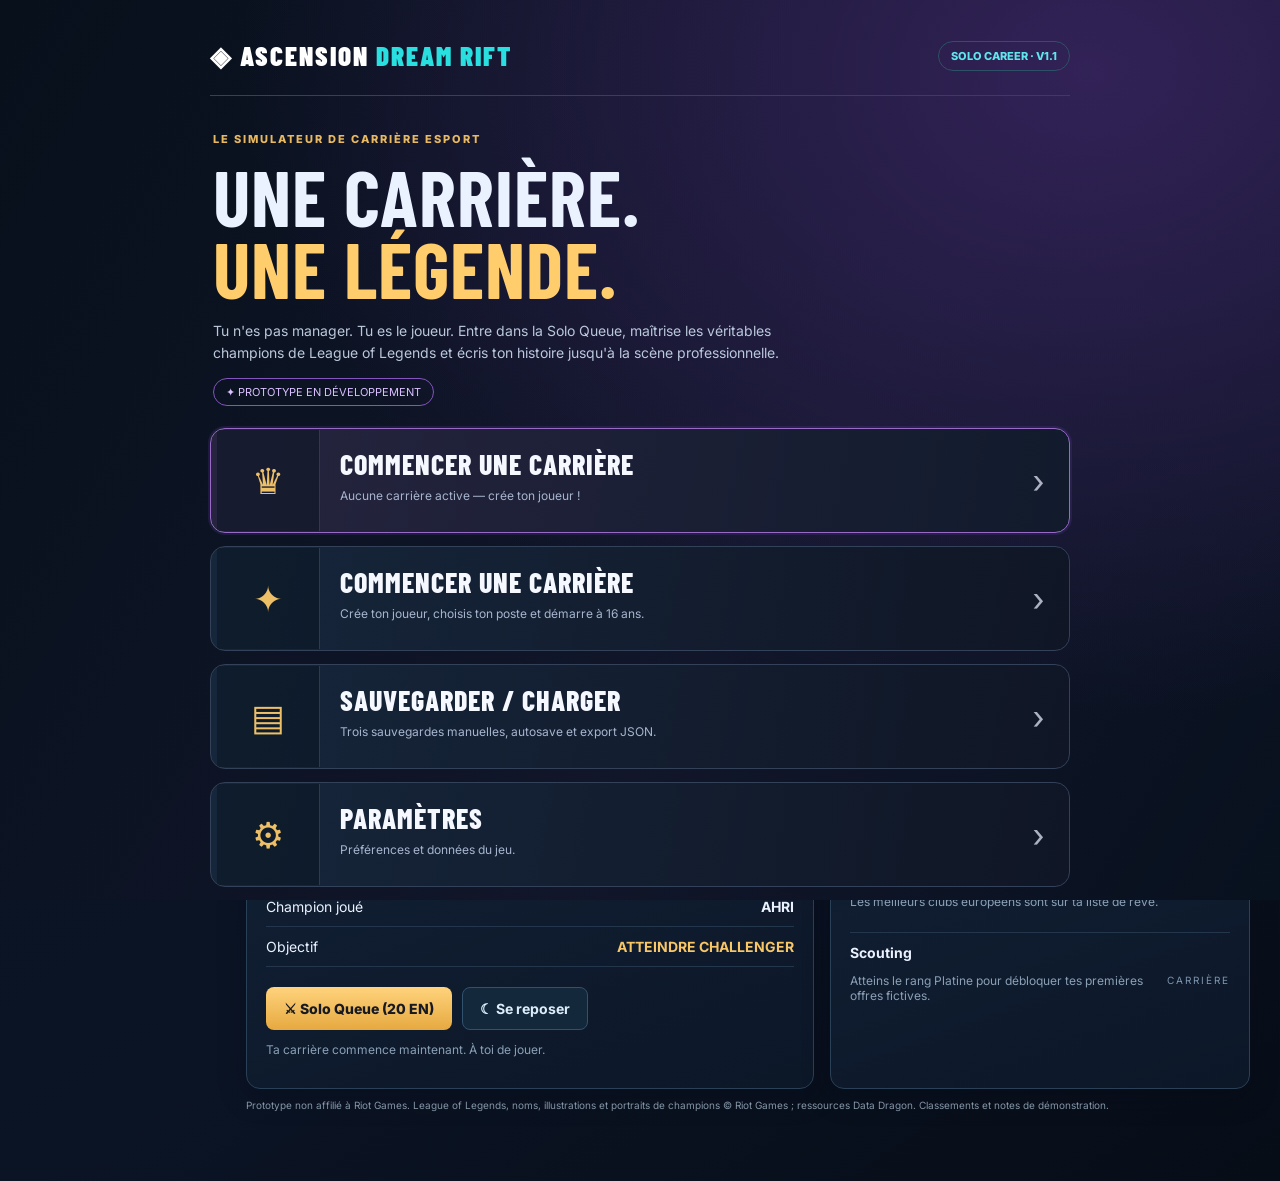
<file: v4-1-test.html>
<!doctype html><html lang="fr"><head><meta charset="UTF-8"><meta name="viewport" content="width=device-width, initial-scale=1"><title>Ascension Dream Rift — V4.1 test jouable</title><style>
@import url('https://fonts.googleapis.com/css2?family=Barlow+Condensed:wght@500;600;700;800;900&family=Inter:wght@400;500;600;700;800&display=swap');
:root{font-family:Inter,Arial,sans-serif;color:#eaf2ff;background:#080f1b;font-size:14px}*{box-sizing:border-box}body{margin:0;background:linear-gradient(145deg,#081320,#0b1425 58%,#070d17);min-height:100vh}button,input,select{font:inherit}button{cursor:pointer}button:disabled{opacity:.5;cursor:not-allowed} .app{display:flex;min-height:100vh}.sidebar{width:216px;min-width:216px;border-right:1px solid #223247;background:#091521;padding:27px 16px;position:sticky;top:0;height:100vh}.brand{font:900 27px 'Barlow Condensed',sans-serif;letter-spacing:2px;color:white}.brand em{font-style:normal;color:#29dfdf}.small{font-size:10px;letter-spacing:2px;color:#7d95ad;text-transform:uppercase}.sidelink{border:1px solid transparent;background:none;width:100%;text-align:left;color:#8ea2b9;padding:13px;border-radius:9px;margin:4px 0}.sidelink:hover,.sidelink.active{background:#12263a;border-color:#28506c;color:#ffca65}.main{flex:1;min-width:0;padding:22px 30px 60px;max-width:1600px;margin:auto}.top{display:flex;align-items:center;justify-content:space-between;gap:15px;margin-bottom:22px}.eyebrow{color:#e9b95f;letter-spacing:2px;font-size:11px;font-weight:800;text-transform:uppercase}h1,h2,h3{font-family:'Barlow Condensed',sans-serif;letter-spacing:1px;margin:0}h1{font-size:35px;text-transform:uppercase}h2{font-size:25px}h3{font-size:19px}.muted{color:#8ba0b6}.pill{display:inline-block;border:1px solid #2d5166;border-radius:30px;color:#5fe5ed;padding:7px 12px;font-size:11px;font-weight:800}.card{background:linear-gradient(160deg,#132237,#0c1728);border:1px solid #294056;border-radius:14px;padding:19px;box-shadow:0 8px 28px #02081340}.hero{min-height:345px;border:1px solid #34506b;border-radius:17px;overflow:hidden;position:relative;background:linear-gradient(90deg,#0a1525 0%,#0c1829 42%,#101d34a0 76%),url('https://images.unsplash.com/photo-1542751371-adc38448a05e?w=1400&q=80') center/cover;display:flex;align-items:center;padding:35px;margin-bottom:17px}.hero:after{content:'';position:absolute;inset:0;background:linear-gradient(90deg,#081321f0,#08132199 65%,transparent);pointer-events:none}.hero-inner{position:relative;z-index:1;max-width:550px}.hero h2{font-size:59px;line-height:.94;margin:12px 0}.hero h2 span{color:#fac45d}.hero p{line-height:1.7;color:#b7c9dd;max-width:480px}.gold{background:linear-gradient(#ffd37c,#e6a940);color:#171a22;font-weight:800;border:none;border-radius:8px;padding:13px 18px}.ghost{background:#14283b;color:#dceefc;border:1px solid #31526c;border-radius:8px;padding:12px 17px;font-weight:700}.actions{display:flex;gap:10px;flex-wrap:wrap;margin-top:20px}.stats{display:grid;grid-template-columns:repeat(4,1fr);gap:12px;margin:15px 0}.num{font-size:27px;font-weight:800;color:#fff;margin-top:7px}.cyan{color:#36dfeb}.goldtext{color:#f8c665}.grid{display:grid;grid-template-columns:1.35fr 1fr;gap:16px}.sectiontitle{display:flex;justify-content:space-between;align-items:center;margin-bottom:15px}.bar{height:7px;border-radius:50px;background:#25344a;overflow:hidden}.fill{height:100%;background:linear-gradient(90deg,#14b3ca,#47f0f7);border-radius:40px}.goldfill{background:linear-gradient(90deg,#d39134,#ffd177)}.line{padding:11px 0;border-bottom:1px solid #23364b;display:flex;justify-content:space-between;gap:12px;align-items:center}.line:last-child{border-bottom:0}.tag{font-size:10px;background:#133b47;color:#4eebee;padding:5px 8px;border-radius:6px}.note{font-size:12px;color:#8ba0b6}.tabs{display:flex;flex-wrap:wrap;gap:8px;margin:12px 0 18px}.tabs button{background:#15273b;border:1px solid #2d4054;border-radius:8px;color:#b6c6d9;padding:9px 14px}.tabs button.active{background:#ffd06b;color:#18202c;border-color:#ffd06b}.training{display:grid;grid-template-columns:repeat(3,minmax(0,1fr));gap:13px}.traincard{padding:17px}.traincard h3{margin:10px 0}.traincard p{font-size:12px;min-height:36px;color:#94acc1}.rankrow{display:grid;grid-template-columns:35px 1fr 100px 75px;align-items:center;gap:10px;padding:13px;border-bottom:1px solid #23374c}.rankrow.me{background:#1b3b48}.rankrow strong{color:#ffd16b}.tabcontent{display:none}.tabcontent.active{display:block}.player{display:flex;gap:13px;align-items:center}.portrait{width:56px;height:60px;object-fit:cover;border-radius:8px;border:1px solid #416079}.search{padding:11px 13px;border:1px solid #2c4861;background:#0a1523;border-radius:8px;color:white;min-width:180px}.select{padding:11px;border:1px solid #2c4861;background:#0a1523;border-radius:8px;color:white}.modal{position:fixed;inset:0;background:#02060be8;z-index:50;display:flex;align-items:center;justify-content:center;padding:20px}.modal .card{width:100%;max-width:450px}.formfield{display:block;width:100%;margin:9px 0 14px;padding:12px;background:#0a1423;color:#fff;border:1px solid #385168;border-radius:8px}.bottomnav{display:none}.toast{position:fixed;bottom:25px;right:25px;padding:14px 20px;border-radius:9px;background:#164856;border:1px solid #3ab5bb;color:white;z-index:90;display:none}.photo-credit{font-size:10px;color:#8495a6;margin-top:10px}
@media(max-width:900px){.sidebar{display:none}.main{padding:15px 14px 90px}.hero{padding:25px;min-height:320px}.hero h2{font-size:45px}.stats{grid-template-columns:repeat(2,1fr)}.grid{grid-template-columns:1fr}.training{grid-template-columns:repeat(2,minmax(0,1fr))}.bottomnav{display:flex;position:fixed;bottom:0;left:0;right:0;background:#0b1829;border-top:1px solid #2d465d;z-index:20;justify-content:space-around;padding:9px 2px env(safe-area-inset-bottom)}.bottomnav button{border:0;background:none;color:#a0b3c9;font-size:10px;padding:7px}.bottomnav button.active{color:#ffcb62}.top h1{font-size:27px}}@media(max-width:420px){.training{grid-template-columns:1fr}.hero h2{font-size:39px}.rankrow{grid-template-columns:22px 1fr 62px 45px;font-size:11px}.stats{gap:8px}.card{padding:14px}}
.landing{position:fixed;inset:0;overflow:auto;z-index:40;background:radial-gradient(ellipse at 85% 8%,#322257 0%,transparent 55%),linear-gradient(120deg,#07101b,#11162a 60%,#08111e);padding:25px 16px 45px}.landing-body{max-width:860px;margin:auto}.landing-top{display:flex;justify-content:space-between;align-items:center;padding:14px 0 23px;border-bottom:1px solid #35415c;gap:8px}.landing-intro{padding:36px 3px 22px}.landing-intro h2{font-size:clamp(43px,7vw,78px);line-height:.92;margin:15px 0}.landing-intro h2 span{color:#ffcd6b}.landing-intro p{color:#bac8db;max-width:570px;line-height:1.6}.landing-menu{display:grid;gap:13px}.landing-choice{display:flex;align-items:stretch;min-height:105px;text-align:left;width:100%;border-radius:15px;border:1px solid #334159;background:linear-gradient(100deg,#16263b,#101625);color:#f6f8ff;overflow:hidden;transition:border-color .2s}.landing-choice:hover{border-color:#f5c56c}.landing-choice.featured{border-color:#986ac6;background:linear-gradient(100deg,#26243f,#111b2c);box-shadow:0 0 0 2px #6b47b72e}.choice-icon{min-width:103px;background:#06111d71;border-right:1px solid #2d3b50;display:grid;place-items:center;color:#edbf66;font-size:36px}.choice-txt{padding:17px 20px;flex:1;min-width:0}.choice-txt b{display:block;font:800 28px 'Barlow Condensed';letter-spacing:1px}.choice-txt span{display:block;color:#a7b5ce;font-size:12px;margin-top:7px}.choice-arrow{font-size:34px;color:#acb2c2;margin:auto 19px}.landing-foot{text-align:center;color:#74859b;font-size:10px;margin:26px auto}.modal-close{float:right;color:#abc5d7;border:0;background:transparent;font-size:27px}.slot{display:flex;flex-wrap:wrap;gap:9px;align-items:center;justify-content:space-between;background:#0b1b2f;border:1px solid #304962;border-radius:10px;padding:13px;margin:9px 0}.slot-actions{display:flex;gap:6px}.slot-actions button{padding:8px}.save-help{color:#a7bad0;font-size:12px;line-height:1.65}.champ-grid{display:grid;grid-template-columns:repeat(auto-fill,minmax(115px,1fr));gap:10px}.champ-option{background:#0a1929;border:1px solid #2b4056;border-radius:11px;padding:10px 7px;display:flex;flex-direction:column;align-items:center;gap:7px;color:white}.champ-option.selected{border:2px solid #faca65;background:#29283e}.champ-option img{width:82px;height:82px;border-radius:9px;object-fit:cover;background:#22344b}.champ-banner{border-radius:12px;min-height:165px;padding:15px;display:flex;align-items:flex-end;background:linear-gradient(90deg,#071321 10%,#142238a0),var(--champ-splash,none) center 30%/cover;border:1px solid #3d536b;margin:15px 0}.champ-banner strong{font:800 34px 'Barlow Condensed'}.tag-purple{display:inline-block;border:1px solid #8454bf;color:#d9c0ff;border-radius:25px;padding:6px 12px;font-size:11px}@media(max-width:600px){.landing{padding:10px 13px 34px}.landing-choice{min-height:86px}.choice-icon{min-width:68px;font-size:27px}.choice-txt{padding:12px 9px}.choice-txt b{font-size:22px}.choice-txt span{font-size:11px}.choice-arrow{margin:auto 9px}.champ-grid{grid-template-columns:repeat(3,minmax(0,1fr));gap:7px}.champ-option img{width:100%;height:auto;aspect-ratio:1}}
/* V1.2 - photorealistic avatar selection and real LoL rank crests */
.creation-overlay{z-index:64;align-items:center}.creation-card{width:min(860px,100%)!important;max-width:860px!important;max-height:93dvh;overflow:auto;padding:27px!important;border:1px solid #536785;background:linear-gradient(145deg,#12263c,#0c1626);box-shadow:0 25px 95px #010710bf}
.creation-card h1{font-size:clamp(33px,5vw,51px);margin:8px 0}.creator-lead{max-width:600px;line-height:1.6}.creator-columns{display:grid;grid-template-columns:.83fr 1.4fr;gap:25px;margin-top:21px}.creator-profile{text-align:center;background:linear-gradient(160deg,#152d47,#0a1425);border:1px solid #314b66;border-radius:15px;padding:19px;align-self:start;position:sticky;top:0}.creator-portrait{position:relative;aspect-ratio:4/5;max-height:300px;overflow:hidden;border-radius:13px;border:2px solid #be965b;background:#102238;margin:auto}.creator-portrait:after{content:'';position:absolute;inset:55% 0 0;background:linear-gradient(transparent,#101f31b8);pointer-events:none}.creator-portrait img{width:100%;height:100%;object-fit:cover;object-position:center 34%}.creator-profile h2{font-size:36px;margin-top:6px;overflow-wrap:anywhere}.creator-meta{display:flex;flex-wrap:wrap;gap:6px;justify-content:center;margin:9px 0}.creator-meta span{font-size:10px;border:1px solid #3c5873;border-radius:6px;padding:5px 7px;color:#c7daed}.creator-label{letter-spacing:2px;color:#f5c56c;font-size:11px;font-weight:800;margin:0 0 11px}.creator-field-label{color:#b9c7d8;font-weight:700;font-size:12px}.creator-fields .formfield{margin:7px 0 0}.gender-buttons{display:grid;grid-template-columns:1fr 1fr;gap:9px}.gender-buttons button{border:1px solid #34506a;background:#0a1627;border-radius:9px;color:#c0d1e4;padding:11px;font-weight:800}.gender-buttons button.selected{background:#44381f;color:#ffd078;border-color:#f3ba58}.avatar-choices{display:grid;grid-template-columns:repeat(6,minmax(0,1fr));gap:8px}.avatar-choice{display:block;position:relative;aspect-ratio:1;border:2px solid #34485e;border-radius:10px;overflow:hidden;background:#12233a;padding:0}.avatar-choice.selected{border-color:#ffcd6a;box-shadow:0 0 0 2px #e5a94648}.avatar-choice img{display:block;width:100%;height:100%;object-fit:cover}.avatar-choice.selected:after{content:'✓';position:absolute;right:3px;bottom:3px;background:#ffc665;color:#172032;font-size:11px;font-weight:900;border-radius:30px;width:18px;height:18px;display:grid;place-items:center}.creator-random{margin-top:9px;padding:9px 12px;font-size:12px}.create-submit{width:100%;margin-top:20px;padding:16px;letter-spacing:1px}.dashboard-avatar{width:67px;height:75px;object-fit:cover;border:2px solid #ad854b;border-radius:10px;background:#22364b}.player-stat-card,.rank-stat-card{display:flex;align-items:center;gap:13px}.mini-rank-crest{height:84px;width:75px;object-fit:contain;filter:drop-shadow(0 2px 8px #0008)}.rank-stat-card .num{font-size:23px}.promotion-modal{position:fixed;inset:0;z-index:110;display:flex;justify-content:center;align-items:center;overflow:auto;padding:20px;background:radial-gradient(ellipse at center,#1c365ad9,#050c19f8 70%);backdrop-filter:blur(9px)}.promotion-inner{position:relative;text-align:center;z-index:1;width:min(650px,100%);padding:23px 16px 34px;border:1px solid #ca9b51;border-radius:20px;background:linear-gradient(155deg,#172b45ec,#091322ef);box-shadow:0 0 65px #edc15d25,0 25px 100px #000b}.promotion-kicker{font-size:14px;color:#ffcc70}.promotion-title{font:900 clamp(39px,8vw,72px)/1.04 'Barlow Condensed',sans-serif;letter-spacing:3px;color:#ffda82;text-shadow:0 0 28px #d7a35188;margin:8px 0 16px}.promotion-crests{display:flex;align-items:center;justify-content:center;gap:7px;padding:4px 0 19px}.promotion-crests>div{position:relative;display:flex;flex-direction:column;align-items:center;gap:10px;min-width:0}.promotion-crests img{height:clamp(118px,28vw,202px);width:clamp(113px,26vw,200px);object-fit:contain;position:relative;z-index:2;filter:drop-shadow(0 10px 19px #0009)}.promotion-rank-old{opacity:.48;animation:oldRankSlide 1s both}.promotion-rank-new{animation:rankReveal 1.25s cubic-bezier(.14,.86,.31,1.3) both}.promotion-rank-new img{filter:drop-shadow(0 0 30px #fad176a8)}.promotion-crests span{font:800 clamp(17px,4vw,27px) 'Barlow Condensed',sans-serif;letter-spacing:2px;color:#fff}.promotion-divider{font-size:32px;color:#ffce70;align-self:center;animation:rankFlash 1.5s infinite alternate}.promotion-glow{position:absolute;inset:12% 0 20%;border-radius:100%;background:#ffd06c65;filter:blur(50px);animation:rankFlash 1s infinite alternate}.promotion-aurora{pointer-events:none;position:absolute;inset:0;background:radial-gradient(circle at 50% 43%,#eeb64b36,transparent 38%);animation:rankFlash 1.6s infinite alternate}.promotion-caption{color:#bbcee6;letter-spacing:2px;font-size:12px;font-weight:800;margin-bottom:21px}.promotion-inner .gold{font-size:13px;letter-spacing:1px;padding:15px 22px}@keyframes rankReveal{from{transform:scale(.35) translateY(42px) rotate(-13deg);opacity:0;filter:brightness(3)}60%{opacity:1}to{transform:scale(1) translateY(0) rotate(0);opacity:1;filter:brightness(1)}}@keyframes oldRankSlide{from{transform:translateX(40px) scale(1.1);opacity:1}to{transform:translateX(0) scale(.84);opacity:.48}}@keyframes rankFlash{from{opacity:.45}to{opacity:1}}@media(max-width:740px){.creation-overlay{padding:8px}.creation-card{padding:17px!important;max-height:96dvh}.creator-columns{grid-template-columns:1fr;gap:15px}.creator-profile{display:grid;grid-template-columns:100px 1fr;align-items:center;gap:3px 13px;text-align:left;position:static;padding:11px}.creator-portrait{grid-row:span 4;width:100px;height:126px;margin:0}.creator-profile .eyebrow{font-size:10px}.creator-profile h2{font-size:29px}.creator-profile .note{font-size:10px;line-height:1.35}.creator-meta{justify-content:start}.avatar-choices{gap:7px}.player-stat-card,.rank-stat-card{gap:9px}.dashboard-avatar{width:55px;height:66px}.mini-rank-crest{width:58px;height:69px}.rank-stat-card .num,.player-stat-card .num{font-size:19px}}@media(prefers-reduced-motion:reduce){.promotion-modal *{animation:none!important}}
.choice-icon.has-photo{background-position:center;background-size:cover;background-repeat:no-repeat}.save-slot-player{display:flex;align-items:center;gap:11px}.save-slot-avatar{width:44px;height:51px;object-fit:cover;border-radius:8px;border:1px solid #f8ca77}.save-slot-player .note{margin:6px 0 0}
/* V2 TEST — pro roster portrait treatments and prominent SoloQ rank */
.avatar-choice{aspect-ratio:3/4;border-radius:12px;isolation:isolate;background:radial-gradient(circle at 50% 20%,#385678,#090f1a 78%)}
.avatar-choice img{object-position:center 13%;filter:contrast(1.07) saturate(.87)}
.avatar-choice:before,.creator-portrait:after{content:"";position:absolute;z-index:2;left:-5%;right:-5%;bottom:-2%;height:39%;pointer-events:none;background:linear-gradient(100deg,transparent 9%,#224268 11%,#071425 29%,#0c2748 50%,#06101e 74%,#224268 89%,transparent 91%);clip-path:polygon(9% 27%,30% 7%,40% 0,50% 17%,60% 0,70% 7%,91% 27%,100% 100%,0 100%);border-bottom:3px solid #e7b75b}
.avatar-choice:before{height:36%}
.creator-portrait{position:relative;overflow:hidden;isolation:isolate}
.creator-portrait:after{height:34%}
.avatar-choice.selected{box-shadow:0 0 0 2px #e5a94670,0 0 21px #e6b75839}
.avatar-choice:hover{transform:translateY(-3px);border-color:#eac36c}
.rank-stat-card{min-height:178px;position:relative;overflow:hidden;gap:20px;border-color:#9a7440;background:radial-gradient(ellipse at 10% 35%,#644a2a66,transparent 55%),linear-gradient(160deg,#18273e,#0c1728)}
.rank-stat-card:after{content:"";position:absolute;inset:0;pointer-events:none;border-radius:14px;box-shadow:inset 0 0 28px #c49e2b1a}
.rank-stat-card .mini-rank-crest{height:clamp(125px,12vw,174px);width:clamp(112px,11vw,150px);flex-shrink:0;filter:drop-shadow(0 0 15px #d4a55662)}
.rank-stat-card .num{font-size:clamp(26px,3vw,39px);line-height:1.12;white-space:nowrap}
.rank-stat-card .small{letter-spacing:2px;font-weight:800;color:#f7d28b}
.rank-stat-card .note{font-weight:800;font-size:16px;color:#f2e3c4}
.promotion-modal{background:radial-gradient(ellipse at center,#203453ef,#030916fa 73%)}
.promotion-inner{width:min(790px,100%);border:2px solid #e3b66c;box-shadow:0 0 120px #d9a65436,0 35px 110px #000e;animation:v2Entrance .8s cubic-bezier(.17,.67,.29,1.18) both}
.promotion-rank-new img{animation:v2Crest 1.5s ease-out both;filter:drop-shadow(0 0 30px #ffd472c9)}
.promotion-rank-new{animation:rankReveal 1.25s cubic-bezier(.14,.86,.31,1.3) both}
.promotion-inner:after{content:"✦       ✦      ✧        ✦       ✧      ✦";position:absolute;left:0;right:0;top:30%;font-size:30px;letter-spacing:28px;color:#ffd88499;pointer-events:none;animation:v2Sparks 2.5s ease-out both}
@keyframes v2Entrance{from{transform:scale(.7) translateY(45px);opacity:0;filter:blur(10px)}to{transform:scale(1) translateY(0);opacity:1;filter:blur(0)}}
@keyframes v2Crest{0%{transform:scale(.2) rotate(-18deg);opacity:0}45%{transform:scale(1.25) rotate(4deg);opacity:1}70%{transform:scale(.94)}100%{transform:scale(1)}}
@keyframes v2Sparks{0%{opacity:0;transform:scale(.4) translateY(40px)}35%{opacity:1}100%{opacity:0;transform:scale(1.8) translateY(-65px)}}
@media(max-width:800px){.rank-stat-card{min-height:142px}.rank-stat-card .mini-rank-crest{width:95px;height:112px}.rank-stat-card .num{font-size:25px}.promotion-inner:after{letter-spacing:7px;font-size:16px}}
@media(prefers-reduced-motion:reduce){.promotion-inner,.promotion-inner:after,.promotion-rank-new img{animation:none!important}}

/* V3 fixes */
.avatar-choice:before,.creator-portrait:after{display:none!important}
.avatar-choice{aspect-ratio:3/4}
.avatar-choice img,.creator-portrait img{object-fit:cover;object-position:center center}
.rank-stat-card{min-width:0;min-height:160px;gap:10px;padding:15px}
.rank-stat-card>div{min-width:0;flex:1}
.rank-stat-card .mini-rank-crest{flex:0 0 100px;width:100px;height:115px;object-fit:contain}
.rank-stat-card .num{font-size:clamp(20px,2vw,30px);white-space:normal;overflow-wrap:normal;line-height:1.05}
.rank-stat-card .small{font-size:10px}
.rank-stat-card .note{font-size:14px}
.practice-layout{display:grid;grid-template-columns:minmax(0,1.7fr) minmax(285px,.9fr);gap:16px;align-items:start}
.practice-layout .training{display:grid;grid-template-columns:repeat(2,minmax(0,1fr));gap:12px}
.live-attributes{position:sticky;top:16px}
.skill-row{padding:8px 9px;border-radius:8px;transition:background .3s}
.skill-row.gain{animation:statRise 1.5s ease-out}
#training-feedback{min-height:24px;margin-top:12px;color:#fbd480;font-weight:900;font-size:17px}
#training-feedback.pop{animation:statRise 1.2s ease-out}
@keyframes statRise{0%{background:#d5a43b70;box-shadow:0 0 20px #f3ce6380;transform:scale(1.03)}100%{background:transparent;box-shadow:none;transform:scale(1)}}
@media(max-width:1100px){.practice-layout{grid-template-columns:1fr}.live-attributes{position:static}.rank-stat-card .mini-rank-crest{flex-basis:76px;width:76px;height:94px}}
@media(max-width:650px){.practice-layout .training{grid-template-columns:1fr}.rank-stat-card .num{font-size:22px}}
/* V4 official LoL crest image sizing */
.rank-stat-card .mini-rank-crest{object-fit:contain;object-position:center;filter:drop-shadow(0 0 11px #d4a55670)}
.promotion-crests img{object-fit:contain;object-position:center}

/* V4.1 — official ranked crest is the visual focal point; text stays proportionate */
.stats{display:grid;grid-template-columns:repeat(5,minmax(0,1fr));align-items:stretch}
.stats>.card{min-width:0}
.stats>.rank-stat-card{grid-column:span 2;display:flex;align-items:center;justify-content:center;gap:18px;padding:14px 20px;min-height:190px}
.stats>.rank-stat-card .mini-rank-crest{display:block;flex:0 0 175px!important;width:175px!important;height:175px!important;max-width:48%;object-fit:contain;filter:drop-shadow(0 0 15px #d5a85965)}
.stats>.rank-stat-card>div{flex:1;min-width:0}
.stats>.rank-stat-card #n-rank{font-family:'Barlow Condensed',sans-serif;font-weight:900;font-size:clamp(25px,2.6vw,39px)!important;letter-spacing:.6px;line-height:1.08;overflow-wrap:normal;word-break:normal}
.stats>.rank-stat-card #n-lp{margin-top:8px;font-size:18px}
.stats>.rank-stat-card .small{font-size:11px;letter-spacing:1.4px}
@media(max-width:1200px){.stats{grid-template-columns:repeat(2,minmax(0,1fr))}.stats>.rank-stat-card{grid-column:span 2}.stats>.rank-stat-card .mini-rank-crest{flex-basis:175px!important;width:175px!important;height:175px!important}}
@media(max-width:550px){.stats>.rank-stat-card{padding:12px;gap:8px;min-height:155px}.stats>.rank-stat-card .mini-rank-crest{flex-basis:125px!important;width:125px!important;height:140px!important;max-width:45%}.stats>.rank-stat-card #n-rank{font-size:clamp(22px,6vw,31px)!important}.stats>.rank-stat-card #n-lp{font-size:15px}}
/* V4.1 rank emblem and rank title in distinct independent panels */
.stats>.rank-stat-card{gap:12px!important;min-height:190px;justify-content:stretch!important}
.rank-emblem-panel{min-width:0!important;flex:0 0 46%!important;height:175px;display:flex;align-items:center;justify-content:center;border-radius:12px;background:radial-gradient(ellipse at center,#b8894930,#0917276b 70%);border:1px solid #b58c4838}
.rank-name-panel{min-width:0!important;flex:1!important;display:flex;flex-direction:column;justify-content:center;align-items:flex-start;padding:10px 2px}
.stats>.rank-stat-card .rank-emblem-panel .mini-rank-crest{max-width:none!important;width:175px!important;height:175px!important;flex:none!important}
.stats>.rank-stat-card .rank-name-panel #n-rank{font-size:clamp(24px,2.5vw,38px)!important;line-height:1.07;word-break:normal}
@media(max-width:550px){.rank-emblem-panel{height:130px;flex-basis:44%!important}.stats>.rank-stat-card .rank-emblem-panel .mini-rank-crest{width:130px!important;height:130px!important}.stats>.rank-stat-card .rank-name-panel #n-rank{font-size:clamp(22px,5.4vw,28px)!important}}
</style></head><body><div class="landing" id="landing"><div class="landing-body"><div class="landing-top"><div class="brand">◈ ASCENSION <em>DREAM RIFT</em></div><span class="pill">SOLO CAREER · V1.1</span></div><div class="landing-intro"><div class="eyebrow">LE SIMULATEUR DE CARRIÈRE ESPORT</div><h2>UNE CARRIÈRE.<br><span>UNE LÉGENDE.</span></h2><p>Tu n'es pas manager. Tu es le joueur. Entre dans la Solo Queue, maîtrise les véritables champions de League of Legends et écris ton histoire jusqu'à la scène professionnelle.</p><span class="tag-purple">✦ PROTOTYPE EN DÉVELOPPEMENT</span></div><div class="landing-menu"><button class="landing-choice featured" onclick="continueCareer()"><span class="choice-icon" id="menu-profile-photo">♛</span><span class="choice-txt"><b id="continue-title">CONTINUER MA CARRIÈRE</b><span id="continue-subtitle">Reprendre ta dernière partie.</span></span><span class="choice-arrow">›</span></button><button class="landing-choice" onclick="newCareerPrompt()"><span class="choice-icon">✦</span><span class="choice-txt"><b>COMMENCER UNE CARRIÈRE</b><span>Crée ton joueur, choisis ton poste et démarre à 16 ans.</span></span><span class="choice-arrow">›</span></button><button class="landing-choice" onclick="showSaves()"><span class="choice-icon">▤</span><span class="choice-txt"><b>SAUVEGARDER / CHARGER</b><span>Trois sauvegardes manuelles, autosave et export JSON.</span></span><span class="choice-arrow">›</span></button><button class="landing-choice" onclick="showSettings()"><span class="choice-icon">⚙</span><span class="choice-txt"><b>PARAMÈTRES</b><span>Préférences et données du jeu.</span></span><span class="choice-arrow">›</span></button></div><div class="landing-foot">ASCENSION DREAM RIFT · FAN GAME NON OFFICIEL · NON AFFILIÉ À RIOT GAMES</div></div></div><div class="app"><aside class="sidebar"><div class="brand">◈ ASCENSION <em>RIFT</em></div><p class="small">Your journey. Your legacy.</p><div style="height:30px"></div><div class="small">Carrière</div><div id="side"></div><hr style="border:0;border-top:1px solid #223247;margin-top:30px"><p class="note">Prototype V1 · Solo Career<br>Non affilié à Riot Games</p></aside><main class="main"><header class="top"><div><div class="eyebrow">MOBA · PRO PLAYER CAREER</div><h1 id="pagetitle">Tableau de bord</h1></div><div><button class="ghost" onclick="showSaves()">▤ Sauver</button> <button class="ghost" onclick="openMenu()">☰ Menu</button> <span class="pill" id="season">SAISON 2026 · S1</span></div></header>
<section id="home" class="tabcontent active"><div class="hero"><div class="hero-inner"><div class="eyebrow">✦ LE PARCOURS VERS LE SOMMET COMMENCE ICI</div><h2>TON TALENT.<br><span>TA LÉGENDE.</span></h2><p>De jeune espoir à superstar mondiale. Entraîne ton joueur, grimpe en SoloQ, gagne en réputation et décroche un contrat dans la scène professionnelle.</p><div class="actions"><button class="gold" onclick="go('practice')">⚡ COMMENCER L'ENTRAÎNEMENT →</button><button class="ghost" onclick="simulate()">▶ JOUER UN MATCH</button></div></div></div>
<div class="stats"><div class="card player-stat-card"><img id="dashboard-avatar" class="dashboard-avatar" alt="Avatar du joueur"><div><div class="small">Ton joueur</div><div class="num" id="n-name">SKYEN</div><div class="note" id="n-role">MID · 16 ANS</div><button class="ghost" style="margin-top:8px;padding:7px 10px;font-size:11px" onclick="showAvatarChange()">Modifier mon avatar</button></div></div><div class="card rank-stat-card"><div class="rank-emblem-panel"><img id="dashboard-rank-crest" class="mini-rank-crest" alt="Emblème du rang League of Legends"></div><div class="rank-name-panel"><div class="small">RANG SOLO QUEUE</div><div class="num goldtext" id="n-rank">BRONZE IV</div><div class="note" id="n-lp">0 LP</div></div></div><div class="card"><div class="small">Note générale</div><div class="num cyan" id="n-ovr">43 OVR</div><div class="note">Potentiel en progression</div></div><div class="card"><div class="small">Notoriété</div><div class="num" id="n-fans">120</div><div class="note">Abonnés</div></div></div>
<div class="grid"><div class="card"><div class="sectiontitle"><h2>◈ TON PARCOURS</h2><span class="tag">CARRIÈRE SOLO</span></div><div class="line"><span>Énergie</span><strong id="energytext"></strong></div><div class="bar"><div class="fill" id="energybar"></div></div><div class="line"><span>Forme / mental</span><strong id="mentaltext"></strong></div><div class="line"><span>Équipe actuelle</span><b id="contract">FREE AGENT</b></div><div class="line"><span>Champion joué</span><b id="profile-champ">AHRI</b></div><div class="line"><span>Objectif</span><b class="goldtext">ATTEINDRE CHALLENGER</b></div><div class="actions"><button class="gold" onclick="simulate()">⚔ Solo Queue (20 EN)</button><button class="ghost" onclick="rest()">☾ Se reposer</button></div><p class="note" id="matchmsg">Ta carrière commence maintenant. À toi de jouer.</p></div><div class="card"><div class="sectiontitle"><h2>◈ RIFT FEED</h2><span class="tag">ACTUALITÉS</span></div><div class="line"><div><b>T1 · Faker</b><p class="note">La légende coréenne inspire une nouvelle génération de midlaners.</p></div><span class="small">MONDE</span></div><div class="line"><div><b>LEC · G2 Esports</b><p class="note">Les meilleurs clubs européens sont sur ta liste de rêve.</p></div><span class="small">EUROPE</span></div><div class="line"><div><b>Scouting</b><p class="note">Atteins le rang Platine pour débloquer tes premières offres fictives.</p></div><span class="small">CARRIÈRE</span></div></div></div></section>
<section id="practice" class="tabcontent"><div class="sectiontitle"><h2>DEVIENS INCONTOURNABLE</h2><span class="pill" id="pracenergy">100 EN</span></div><div class="tabs"><button class="active" onclick="practiceTab('activities',this)">ENTRAÎNEMENT + ATTRIBUTS</button><button onclick="practiceTab('champions',this)">CHAMPIONS</button></div><div class="practice-layout" id="practice-layout"><div id="activities" class="training"></div><div id="attributes" class="card live-attributes"></div></div><div id="training-feedback" role="status" aria-live="polite"></div><div id="champions" style="display:none" class="card"><h2>CHAMPION POOL</h2><p class="muted">Choisis un véritable champion de League of Legends pour les matchs classés.</p><div id="champ-selected"></div><div class="tabs" id="role-filters"></div><div id="champ-list" class="champ-grid"></div></div></section>
<section id="standings" class="tabcontent"><div class="sectiontitle"><h2>LE MONDE DE L'ESPORT</h2><span class="pill">ÉQUIPES RÉELLES · CLASSEMENT DÉMO</span></div><div class="tabs"><button class="active" onclick="league('Europe',this)">EUROPE</button><button onclick="league('Korea',this)">CORÉE</button><button onclick="league('China',this)">CHINE</button></div><div class="card"><div class="small">Classement illustratif — pas des résultats officiels</div><div id="ranking"></div></div></section>
<section id="life" class="tabcontent"><div class="grid"><div class="card"><div class="eyebrow">OFF THE RIFT</div><h2>LA VIE D'UN FUTUR PRO</h2><p class="muted">Gère ta réputation, tes streams et ta fatigue. Tu restes le joueur, jamais le manager.</p><div class="line"><span>Followers</span><b class="cyan" id="life-fans"></b></div><div class="line"><span>Cash</span><b id="life-cash"></b></div><div class="line"><span>Réputation</span><b id="life-rep"></b></div><div class="actions"><button class="gold" onclick="stream()">🎥 LANCER UN STREAM (15 EN)</button><button class="ghost" onclick="rest()">☾ SE REPOSER</button></div></div><div class="card"><h2>◈ CONTRATS PROFESSIONNELS</h2><p class="muted">Tu peux rejoindre une équipe professionnelle lorsque ta réputation et ton rang deviennent suffisants.</p><div class="line"><span>Première offre</span><span class="tag">PLATINE REQUIS</span></div><div class="line"><span>Contrat en cours</span><strong id="life-team">LIBRE</strong></div><p class="note">Les offres sont fictives dans cette première version. Les clubs affichés dans le classement sont réels.</p></div></div></section>
<section id="stats" class="tabcontent"><div class="stats"><div class="card"><div class="small">Matchs joués</div><div class="num" id="s-games"></div></div><div class="card"><div class="small">Victoires</div><div class="num cyan" id="s-wins"></div></div><div class="card"><div class="small">Winrate</div><div class="num" id="s-wr"></div></div><div class="card"><div class="small">LP</div><div class="num goldtext" id="s-lp"></div></div></div><div class="card"><h2>🏆 TROPHÉES À CONQUÉRIR</h2><div class="training" style="margin-top:15px"><div class="card">◇ PREMIÈRE VICTOIRE<br><span class="note" id="ach1">À débloquer</span></div><div class="card">✦ 10 MATCHS<br><span class="note" id="ach2">À débloquer</span></div><div class="card">♛ CHALLENGER<br><span class="note">À débloquer</span></div></div><h2 style="margin-top:24px">DERNIERS MATCHS</h2><div id="history"></div></div></section>
<p class="photo-credit">Prototype non affilié à Riot Games. League of Legends, noms, illustrations et portraits de champions © Riot Games ; ressources Data Dragon. Classements et notes de démonstration.</p></main></div><nav class="bottomnav" id="bottom"></nav><div class="promotion-modal" id="promotion-modal" role="dialog" aria-modal="true" aria-labelledby="promotion-title" style="display:none">
<div class="promotion-aurora"></div><div class="promotion-inner">
<div class="eyebrow promotion-kicker">✦ ASCENSION ACCOMPLIE ✦</div>
<div class="promotion-title" id="promotion-title">PROMOTION !</div>
<div class="promotion-crests"><div class="promotion-rank-old"><img id="promotion-old-icon" alt="Ancien emblème de rang"><span id="promotion-old-label">BRONZE IV</span></div>
<div class="promotion-divider">➜</div><div class="promotion-rank-new"><div class="promotion-glow"></div><img id="promotion-new-icon" alt="Nouvel emblème de rang"><span id="promotion-new-label">BRONZE III</span></div></div>
<div class="promotion-caption" id="promotion-caption">UNE ÉTAPE DE PLUS VERS LE SOMMET.</div>
<button class="gold" onclick="closePromotion()">CONTINUER MA CARRIÈRE →</button>
</div></div><div class="toast" id="toast"></div><div class="modal creation-overlay" id="newModal" style="display:none"><div class="card creation-card">
<button class="modal-close" onclick="closeModal('newModal')" aria-label="Fermer">×</button>
<div class="eyebrow">◆ NOUVELLE CARRIÈRE · PLAYER CREATOR</div><h1>CRÉE TA <span class="goldtext">LÉGENDE</span></h1>
<p class="muted creator-lead">Tout commence par ton identité. Choisis ton visage, ton poste et écris ton histoire sur la scène esport.</p>
<div class="creator-columns"><div class="creator-profile">
<div class="creator-portrait"><img id="creator-preview-image" alt="Portrait de l'avatar sélectionné" src="https://randomuser.me/api/portraits/men/14.jpg"></div>
<div class="eyebrow" style="margin-top:12px">TA FUTURE STAR</div><h2 id="creator-preview-name">SKYEN</h2>
<div class="creator-meta"><span id="creator-preview-role">MIDLANER</span><span>16 ANS</span><span>FREE AGENT</span></div>
<p class="note">Portrait de démonstration avec tenue e-sport fictive. Ton choix est sauvegardé.</p></div>
<div class="creator-fields"><div class="creator-label">01 / TON IDENTITÉ</div>
<label class="creator-field-label" for="pseudo">Pseudo du joueur</label>
<input id="pseudo" class="formfield" value="SkyeN" maxlength="20" autocomplete="off" oninput="refreshAvatarPreview()">
<div class="creator-label" style="margin-top:15px">02 / TON PERSONNAGE</div>
<div class="gender-buttons" role="group" aria-label="Présentation de l'avatar">
<button class="selected" id="gender-man" onclick="pickGender('man')">♂ Homme</button>
<button id="gender-woman" onclick="pickGender('woman')">♀ Femme</button></div>
<p class="note" style="margin:9px 0">Choisis parmi 12 portraits illustrés de joueurs e-sport avec des maillots fictifs.</p>
<div class="avatar-choices" id="avatarChoices"></div>
<button class="creator-random ghost" onclick="randomAvatar()">⤨ Avatar aléatoire</button>
<div class="creator-label" style="margin-top:19px">03 / TON POSTE</div>
<label class="creator-field-label" for="role">Rôle principal</label><select id="role" class="formfield" onchange="refreshAvatarPreview()"><option>MID</option><option>TOP</option><option>JUNGLE</option><option>ADC</option><option>SUPPORT</option></select>
<button id="creator-submit" class="gold create-submit" onclick="createGame()">COMMENCER MA CARRIÈRE →</button><button id="avatar-update" class="gold create-submit" style="display:none" onclick="updateAvatar()">ENREGISTRER MON PROFIL →</button>
</div></div></div></div><div class="modal" id="saveModal" style="display:none"><div class="card" style="max-width:650px;max-height:90vh;overflow:auto"><button class="modal-close" onclick="closeModal('saveModal')">×</button><div class="eyebrow">GESTION DE CARRIÈRE</div><h1>SAUVEGARDES</h1><p class="save-help">Sauvegarde automatique dans ce navigateur. Utilise les emplacements manuels pour conserver plusieurs carrières ; l'export JSON permet le transfert sur un autre appareil.</p><div id="auto-save-info" class="slot"></div><div id="save-slots"></div><div class="actions"><button class="ghost" onclick="exportCareer()">⬇ Exporter ma carrière</button><button class="ghost" onclick="document.getElementById('import-json').click()">⬆ Importer une carrière</button></div><input type="file" id="import-json" accept=".json,application/json" style="display:none" onchange="importCareer(this)"></div></div><div class="modal" id="settingsModal" style="display:none"><div class="card"><button class="modal-close" onclick="closeModal('settingsModal')">×</button><div class="eyebrow">PRÉFÉRENCES</div><h1>PARAMÈTRES</h1><div class="line"><span>Langue</span><b>Français</b></div><div class="line"><span>Version</span><b>V1.1 — prototype</b></div><div class="line"><span>Sauvegarde</span><b>Locale + export JSON</b></div><p class="save-help">La suppression des données du navigateur peut effacer les sauvegardes. Exporte ta partie pour la conserver.</p><div class="actions"><button class="ghost" onclick="closeModal('settingsModal');showSaves()">Gérer les sauvegardes</button><button class="ghost" onclick="previewPromotion()">▶ Tester animation de promotion</button><button class="ghost" onclick="resetGame()">Réinitialiser</button></div></div></div><script>


/* Player portrait selection: 12 photographic portrait options from Random User. */
const AVATARS=[
{id:'m1',gender:'man',url:'https://randomuser.me/api/portraits/men/14.jpg'},
{id:'m2',gender:'man',url:'https://randomuser.me/api/portraits/men/29.jpg'},
{id:'m3',gender:'man',url:'https://randomuser.me/api/portraits/men/55.jpg'},
{id:'m4',gender:'man',url:'https://randomuser.me/api/portraits/men/77.jpg'},
{id:'m5',gender:'man',url:'https://randomuser.me/api/portraits/men/3.jpg'},
{id:'m6',gender:'man',url:'https://randomuser.me/api/portraits/men/64.jpg'},
{id:'w1',gender:'woman',url:'https://randomuser.me/api/portraits/women/12.jpg'},
{id:'w2',gender:'woman',url:'https://randomuser.me/api/portraits/women/21.jpg'},
{id:'w3',gender:'woman',url:'https://randomuser.me/api/portraits/women/34.jpg'},
{id:'w4',gender:'woman',url:'https://randomuser.me/api/portraits/women/48.jpg'},
{id:'w5',gender:'woman',url:'https://randomuser.me/api/portraits/women/69.jpg'},
{id:'w6',gender:'woman',url:'https://randomuser.me/api/portraits/women/82.jpg'}
];

/* V3 illustrated esports portraits: original SVG drawings, no stock headshots */
const portraitThemes=[
 {skin:'#e6ab80',hair:'#22191c',jersey:'#151e38',trim:'#e9b74d',style:0},
 {skin:'#b97a57',hair:'#13171c',jersey:'#182a40',trim:'#31c9db',style:1},
 {skin:'#f3cba9',hair:'#472a1d',jersey:'#221c39',trim:'#bd8afd',style:2},
 {skin:'#946141',hair:'#1a1117',jersey:'#101f26',trim:'#46c391',style:3},
 {skin:'#dba07d',hair:'#4e2d21',jersey:'#291c31',trim:'#ff8c74',style:4},
 {skin:'#ba896c',hair:'#161b26',jersey:'#182342',trim:'#d9a64d',style:5},
 {skin:'#ebbb98',hair:'#2d1820',jersey:'#151e38',trim:'#e9b74d',style:2},
 {skin:'#8e583f',hair:'#1d171b',jersey:'#182a40',trim:'#31c9db',style:4},
 {skin:'#efc5a0',hair:'#483022',jersey:'#221c39',trim:'#bd8afd',style:1},
 {skin:'#b47b60',hair:'#22141b',jersey:'#101f26',trim:'#46c391',style:0},
 {skin:'#c88d65',hair:'#181b22',jersey:'#291c31',trim:'#ff8c74',style:3},
 {skin:'#f1d0a9',hair:'#5a3826',jersey:'#182342',trim:'#d9a64d',style:5}
];
function esportsPortrait(index){const t=portraitThemes[index%portraitThemes.length];const woman=index>=6;const side=woman?'M108 105 Q78 118 84 212 L116 227 L151 208 L174 231 Q194 190 165 103Z':'';const hair=['M100 124 Q81 101 96 73 Q103 50 127 54 Q147 39 165 55 Q191 56 191 87 L177 120 L165 83 Q139 92 116 82Z','M99 122 Q84 90 99 66 Q128 40 168 62 Q188 77 181 121 L172 86 Q131 73 107 95Z','M96 126 Q72 94 101 73 Q97 49 127 55 Q153 33 174 59 Q198 57 188 98 L179 122 L171 82 Q133 104 112 86Z','M102 124 Q90 100 101 77 Q125 50 168 63 Q189 83 180 123 L174 93 Q131 81 111 95Z','M100 126 Q75 95 100 65 Q122 46 142 52 Q169 37 188 75 L176 121 L165 83 Q133 91 109 82Z','M96 118 Q95 65 123 59 Q148 39 175 65 Q192 83 182 124 L173 96 Q147 68 112 93Z'][t.style];const svg=`<svg xmlns="http://www.w3.org/2000/svg" viewBox="0 0 270 320"><defs><linearGradient id="b" x2="1" y2="1"><stop stop-color="#152e4b"/><stop offset="1" stop-color="#080e1a"/></linearGradient><linearGradient id="j" x2=".2" y2="1"><stop stop-color="${t.jersey}"/><stop offset="1" stop-color="#070d17"/></linearGradient></defs><rect width="270" height="320" fill="url(#b)"/><path d="M0 70 L270 0 M0 240 L270 120" stroke="${t.trim}" stroke-width="2" opacity=".16"/><circle cx="138" cy="116" r="98" fill="${t.trim}" opacity=".055"/><path d="M34 320 Q36 249 81 229 L116 214 L155 212 L196 233 Q239 246 245 320Z" fill="url(#j)" stroke="${t.trim}" stroke-width="3"/><path d="M83 232 L113 220 L135 251 L157 220 L193 232" stroke="${t.trim}" stroke-width="7" fill="none"/><path d="M111 215 L116 183 L158 184 L164 215 L137 238Z" fill="${t.skin}"/><path d="${side}" fill="${t.hair}"/><ellipse cx="99" cy="153" rx="9" ry="14" fill="${t.skin}"/><ellipse cx="177" cy="153" rx="9" ry="14" fill="${t.skin}"/><path d="M100 112 Q97 76 135 70 Q180 77 177 125 L169 181 Q155 204 138 208 Q116 199 106 180Z" fill="${t.skin}"/><path d="M113 142 Q122 136 132 141 M146 141 Q155 136 165 141" stroke="#241d23" stroke-width="4" stroke-linecap="round"/><ellipse cx="123" cy="146" rx="3" ry="3" fill="#162433"/><ellipse cx="155" cy="146" rx="3" ry="3" fill="#162433"/><path d="M139 150 L135 169 L145 172" stroke="#915c4c" stroke-width="2.5" fill="none"/><path d="M127 185 Q140 190 152 184" stroke="#804c45" stroke-width="3" fill="none" stroke-linecap="round"/><path d="${hair}" fill="${t.hair}"/><path d="M107 107 Q133 88 168 99" stroke="${t.hair}" stroke-width="12" stroke-linecap="round" fill="none"/><path d="M104 240 L135 270 L165 240" fill="none" stroke="${t.trim}" stroke-width="2" opacity=".7"/><path d="M115 282 L135 276 L155 282 L145 296 L125 296Z" fill="${t.trim}" opacity=".8"/><text x="135" y="310" fill="#c9d9e7" font-size="10" font-weight="bold" text-anchor="middle" letter-spacing="3">RIFT ACADEMY</text></svg>`;return 'data:image/svg+xml;charset=UTF-8,'+encodeURIComponent(svg)}
AVATARS.forEach((a,i)=>a.url=esportsPortrait(i));

let creatorGender='man',creatorAvatarId='m1';
const getAvatar=id=>AVATARS.find(a=>a.id===id)||AVATARS[0];
function pickGender(gender){if(!['man','woman'].includes(gender))return;creatorGender=gender;if(getAvatar(creatorAvatarId).gender!==gender)creatorAvatarId=AVATARS.find(a=>a.gender===gender).id;renderAvatarChoices();}
function pickAvatar(id){const a=AVATARS.find(x=>x.id===id);if(!a)return;creatorGender=a.gender;creatorAvatarId=a.id;renderAvatarChoices();}
function randomAvatar(){const list=AVATARS.filter(x=>x.gender===creatorGender);creatorAvatarId=list[Math.floor(Math.random()*list.length)].id;renderAvatarChoices();}
function refreshAvatarPreview(){const preview=document.getElementById('creator-preview-image');if(preview)preview.src=getAvatar(creatorAvatarId).url;const pseudo=document.getElementById('pseudo');document.getElementById('creator-preview-name').textContent=(pseudo.value.trim()||'TON PSEUDO').toUpperCase();document.getElementById('creator-preview-role').textContent=document.getElementById('role').value;}
function renderAvatarChoices(){
 const grid=document.getElementById('avatarChoices');if(!grid)return;
 grid.innerHTML=AVATARS.filter(a=>a.gender===creatorGender).map((a,i)=>'<button type="button" class="avatar-choice '+(creatorAvatarId===a.id?'selected':'')+'" aria-pressed="'+(creatorAvatarId===a.id)+'" aria-label="Portrait '+(i+1)+'" onclick="pickAvatar(\''+a.id+'\')"><img loading="lazy" alt="Avatar '+(i+1)+'" src="'+a.url+'"></button>').join('');
 for(const [g,id] of [['man','gender-man'],['woman','gender-woman']]){const b=document.getElementById(id);b.classList.toggle('selected',g===creatorGender);b.setAttribute('aria-pressed',String(g===creatorGender))}
 refreshAvatarPreview();
}
function showAvatarChange(){if(!p)return;creatorGender=p.gender||'man';creatorAvatarId=p.avatarId||'m1';document.getElementById('pseudo').value=p.name;document.getElementById('role').value=p.role;renderAvatarChoices();const btn=document.getElementById('avatar-update');btn.style.display='block';document.getElementById('creator-submit').style.display='none';document.getElementById('newModal').style.display='flex'}
function updateAvatar(){if(!p)return;p.avatarId=creatorAvatarId;p.gender=creatorGender;p.name=(document.getElementById('pseudo').value.trim()||p.name).slice(0,20);p.role=document.getElementById('role').value;save();closeModal('newModal');toast('Profil joueur actualisé.')}
const RANK_EMBLEM_BASE='https://raw.communitydragon.org/16.2/plugins/rcp-fe-lol-static-assets/global/default/images/ranked-emblem/';

/* Crisp vector rank emblems, reliably sized at every tier */
/* Official League of Legends ranked crests from the game client, mirrored by CommunityDragon. */
const OFFICIAL_RANK_ASSETS='https://raw.communitydragon.org/latest/plugins/rcp-fe-lol-static-assets/global/default/ranked-emblem/';
function rankEmblem(rankName){
 const r=String(rankName||'BRONZE').toUpperCase().trim();
 let tier='bronze';
 if(r.startsWith('GRANDMASTER'))tier='grandmaster';
 else if(r.startsWith('CHALLENGER'))tier='challenger';
 else if(r.startsWith('MASTER'))tier='master';
 else if(r.startsWith('DIAMANT')||r.startsWith('DIAMOND'))tier='diamond';
 else if(r.startsWith('ÉMERAUDE')||r.startsWith('EMERAUDE')||r.startsWith('EMERALD'))tier='emerald';
 else if(r.startsWith('PLATINE')||r.startsWith('PLATINUM'))tier='platinum';
 else if(r.startsWith('OR ')||r==='OR'||r.startsWith('GOLD'))tier='gold';
 else if(r.startsWith('ARGENT')||r.startsWith('SILVER'))tier='silver';
 else if(r.startsWith('FER')||r.startsWith('IRON'))tier='iron';
 return OFFICIAL_RANK_ASSETS+'emblem-'+tier+'.png';
}
function showPromotion(oldIndex,newIndex){const root=document.getElementById('promotion-modal');if(!root)return;document.getElementById('promotion-old-label').textContent=N[oldIndex];document.getElementById('promotion-new-label').textContent=N[newIndex];document.getElementById('promotion-old-icon').src=rankEmblem(N[oldIndex]);document.getElementById('promotion-new-icon').src=rankEmblem(N[newIndex]);document.getElementById('promotion-caption').textContent=newIndex>=N.length-1?'TU AS ATTEINT LE SOMMET !':'UN PAS DE PLUS VERS LE SOMMET.';root.style.display='flex';}
function closePromotion(){document.getElementById('promotion-modal').style.display='none'}
function previewPromotion(){showPromotion(0,1)}

/* Career save / load */
const SLOT_KEY='adr-v1-manual-saves';
function closeModal(id){document.getElementById(id).style.display='none'}
function escapeHTML(x){return String(x??'').replace(/[&<>"']/g,c=>({'&':'&amp;','<':'&lt;','>':'&gt;','"':'&quot;',"'":'&#39;'}[c]))}
function getSlots(){try{let a=JSON.parse(localStorage.getItem(SLOT_KEY));return Array.isArray(a)?a.slice(0,3):[]}catch{return []}}
function normalizeCareer(o){if(!o||typeof o!=='object'||typeof o.name!=='string'||typeof o.skills!=='object'||o.skills===null||!Number.isFinite(Number(o.games)))throw Error('Fichier de sauvegarde invalide');const base=initial();const x={...base,...o,skills:{...base.skills},mastery:{}};if(!o.rankSchemaVersion&&Number(o.rank)>=16)x.rank=Number(o.rank)+4;x.rankSchemaVersion=2;x.gender=['man','woman'].includes(o.gender)?o.gender:'man';x.avatarId=AVATARS.some(a=>a.id===o.avatarId&&a.gender===x.gender)?o.avatarId:(x.gender==='woman'?'w1':'m1');x.name=o.name.slice(0,20).trim()||'Joueur';x.role=['TOP','MID','JUNGLE','ADC','SUPPORT'].includes(o.role)?o.role:'MID';for(const k of skills){const n=Number(o.skills[k]);if(Number.isFinite(n))x.skills[k]=Math.min(99,Math.max(1,Math.round(n)))}x.energy=Math.min(100,Math.max(0,Number(o.energy)||0));x.mental=Math.min(100,Math.max(0,Number(o.mental)||0));x.rank=Math.min(N.length-1,Math.max(0,Math.round(Number(x.rank)||0)));x.lp=Math.min(99,Math.max(0,Math.round(Number(o.lp)||0)));x.games=Math.min(100000,Math.max(0,Math.round(Number(o.games)||0)));x.wins=Math.min(x.games,Math.max(0,Math.round(Number(o.wins)||0)));x.fans=Math.max(0,Math.round(Number(o.fans)||0));x.cash=Math.max(0,Math.round(Number(o.cash)||0));x.rep=Math.max(0,Math.round(Number(o.rep)||0));x.history=Array.isArray(o.history)?o.history.slice(0,12).map(m=>({win:!!m.win,lp:Math.max(0,Math.min(99,Number(m.lp)||0)),rank:N.includes(m.rank)?m.rank:N[x.rank],date:Math.max(0,Number(m.date)||0),champion:/^[A-Za-z0-9]{2,20}$/.test(m.champion||'')?m.champion:'Ahri'})):[];if(o.mastery&&typeof o.mastery==='object'){for(const [k,v] of Object.entries(o.mastery)){if(/^[A-Za-z0-9]{2,20}$/.test(k)&&Number.isFinite(Number(v)))x.mastery[k]=Math.max(0,Math.min(100,Number(v)))}}x.championId=/^[A-Za-z0-9]{2,20}$/.test(o.championId||'')?o.championId:({MID:'Ahri',TOP:'Aatrox',JUNGLE:'LeeSin',ADC:'Jinx',SUPPORT:'Thresh'}[x.role]);return x}
function openMenu(){closeModal('saveModal');closeModal('settingsModal');document.getElementById('landing').style.display='block';updateMenu();window.scrollTo(0,0)}
function updateMenu(){const a=document.getElementById('continue-title'),b=document.getElementById('continue-subtitle');if(!a||!b)return;a.textContent=p?'REPRENDRE : '+p.name.toUpperCase():'COMMENCER UNE CARRIÈRE';b.textContent=p?'Poste '+p.role+' · '+N[p.rank]+' · '+p.lp+' LP · '+p.games+' matchs':'Aucune carrière active — crée ton joueur !';const icon=document.getElementById('menu-profile-photo');if(icon){icon.style.backgroundImage=p?'url('+getAvatar(p.avatarId).url+')':'none';icon.textContent=p?'':'♛';icon.classList.toggle('has-photo',!!p)}}
function continueCareer(){if(!p)return newCareerPrompt();document.getElementById('landing').style.display='none';closeModal('saveModal');go('home')}
function newCareerPrompt(){if(p&&!confirm('Créer une nouvelle carrière écrasera ta sauvegarde automatique actuelle. Sauvegarde-la d’abord dans un emplacement manuel si tu veux la conserver. Continuer ?'))return;creatorGender='man';creatorAvatarId='m1';document.getElementById('pseudo').value='SkyeN';document.getElementById('role').value='MID';document.getElementById('avatar-update').style.display='none';document.getElementById('creator-submit').style.display='block';renderAvatarChoices();document.getElementById('newModal').style.display='flex'}
function showSaves(){renderSaves();document.getElementById('saveModal').style.display='flex'}
function showSettings(){document.getElementById('settingsModal').style.display='flex'}
function renderSaves(){const auto=document.getElementById('auto-save-info');auto.innerHTML='<div><strong>⟳ Sauvegarde automatique</strong><p class="note">'+(p?escapeHTML(p.name)+' · '+escapeHTML(N[p.rank])+' · '+p.lp+' LP':'Aucune carrière active')+'</p></div>'+(p?'<button class="ghost" onclick="continueCareer()">Reprendre</button>':'');const a=getSlots();document.getElementById('save-slots').innerHTML=[0,1,2].map(i=>{let slot=a[i];return '<div class="slot"><div class="save-slot-player">'+(slot&&slot.career?'<img class="save-slot-avatar" alt="Avatar du joueur" src="'+getAvatar(slot.career.avatarId).url+'">':'')+'<div><strong>Emplacement '+(i+1)+'</strong><p class="note">'+(slot&&slot.career?escapeHTML(slot.career.name)+' · '+escapeHTML(slot.career.role)+' · '+escapeHTML(N[slot.career.rank]||'')+' · '+escapeHTML(slot.time||''):'Emplacement libre')+'</p></div></div><div class="slot-actions">'+(p?'<button class="gold" onclick="saveSlot('+i+')">Sauver</button>':'')+(slot&&slot.career?'<button class="ghost" onclick="loadSlot('+i+')">Charger</button><button class="ghost" onclick="deleteSlot('+i+')">✕</button>':'')+'</div></div>'}).join('')}
function saveSlot(i){if(!p)return toast('Crée une carrière avant de sauvegarder.');let a=getSlots();if(a[i]&&!confirm('Écraser la sauvegarde de cet emplacement ?'))return;a[i]={career:JSON.parse(JSON.stringify(p)),time:new Date().toLocaleString('fr-FR')};localStorage.setItem(SLOT_KEY,JSON.stringify(a));renderSaves();toast('Carrière enregistrée dans l’emplacement '+(i+1))}
function loadSlot(i){const slot=getSlots()[i];if(!slot?.career)return;if(p&&!confirm('Charger cette sauvegarde remplacera ta partie active (autosave). Continuer ?'))return;try{p=normalizeCareer(slot.career);save();closeModal('saveModal');document.getElementById('landing').style.display='none';go('home');toast('Carrière chargée.')}catch{toast('Sauvegarde corrompue.')}}
function deleteSlot(i){if(!confirm('Supprimer définitivement cet emplacement ?'))return;let a=getSlots();a[i]=null;localStorage.setItem(SLOT_KEY,JSON.stringify(a));renderSaves();toast('Emplacement supprimé.')}
function exportCareer(){if(!p)return toast('Crée ou charge une carrière avant l’export.');const file=new Blob([JSON.stringify({game:'Ascension Dream Rift',version:1,career:p},null,2)],{type:'application/json'});const url=URL.createObjectURL(file);const link=document.createElement('a');link.href=url;link.download='ascension-dream-rift-'+p.name.replace(/[^A-Za-z0-9_-]/g,'_')+'.json';document.body.appendChild(link);link.click();link.remove();setTimeout(()=>URL.revokeObjectURL(url),1000);toast('Fichier de carrière exporté.')}
async function importCareer(input){const file=input.files?.[0];if(!file)return;if(file.size>1000000){toast('Fichier trop volumineux.');input.value='';return}try{const obj=JSON.parse(await file.text());const imported=normalizeCareer(obj.career||obj);if(p&&!confirm('Importer remplacera la carrière active. Continuer ?'))return;p=imported;save();closeModal('saveModal');document.getElementById('landing').style.display='none';go('home');toast('Carrière importée !')}catch(e){toast('Impossible de charger le fichier JSON.')}finally{input.value=''}}

const labels={home:'⌂ Accueil',practice:'⚡ Entraînement',standings:'♛ Classements',life:'◉ Vie du joueur',stats:'▥ Statistiques'},T=['home','practice','standings','life','stats'],N=['BRONZE IV','BRONZE III','BRONZE II','BRONZE I','ARGENT IV','ARGENT III','ARGENT II','ARGENT I','OR IV','OR III','OR II','OR I','PLATINE IV','PLATINE III','PLATINE II','PLATINE I','ÉMERAUDE IV','ÉMERAUDE III','ÉMERAUDE II','ÉMERAUDE I','DIAMANT IV','DIAMANT III','DIAMANT II','DIAMANT I','MASTER','GRANDMASTER','CHALLENGER'];const skills=['Laning','Teamfighting','Positioning','Macro','Objective Control','Vision','Champion Pool','Communication','Shotcalling','Mental'];let p;const initial=()=>({name:'SkyeN',role:'MID',energy:100,mental:75,fans:120,cash:250,rep:1,rank:0,lp:0,games:0,wins:0,skills:Object.fromEntries(skills.map(x=>[x,25+Math.floor(Math.random()*15)])),history:[],championId:'Ahri',mastery:{},gender:'man',avatarId:'m1',rankSchemaVersion:2});function save(){if(p)p.rankSchemaVersion=2;localStorage.setItem('adr-v1',JSON.stringify(p));render();updateMenu()}function toast(t){let a=document.getElementById('toast');a.textContent=t;a.style.display='block';setTimeout(()=>a.style.display='none',3500)}function go(id){T.forEach(t=>document.getElementById(t).classList.toggle('active',t===id));document.querySelectorAll('[data-tab]').forEach(b=>b.classList.toggle('active',b.dataset.tab===id));document.getElementById('pagetitle').textContent=labels[id].split(' ').slice(1).join(' ');window.scrollTo(0,0);render()}function createGame(){p=initial();p.name=(document.getElementById('pseudo').value.trim()||'SkyeN').slice(0,20);p.role=document.getElementById('role').value;p.gender=creatorGender;p.avatarId=creatorAvatarId;p.championId=({MID:'Ahri',TOP:'Aatrox',JUNGLE:'LeeSin',ADC:'Jinx',SUPPORT:'Thresh'}[p.role]);document.getElementById('newModal').style.display='none';document.getElementById('landing').style.display='none';save();go('home');toast('Bienvenue dans ta carrière !')}function resetGame(){if(confirm('Effacer uniquement la carrière active ? Tes sauvegardes manuelles resteront disponibles.')){p=null;localStorage.removeItem('adr-v1');closeModal('settingsModal');openMenu();toast('Carrière active effacée.')}}function ovr(){return Math.round(Object.values(p.skills).reduce((a,b)=>a+b,0)/skills.length)}function simulate(){if(p.energy<20)return toast('Énergie insuffisante ! Repose-toi.');const previousRank=p.rank;p.energy-=20;p.games++;p.mastery??={};p.mastery[p.championId]=(p.mastery[p.championId]||0)+2;let chance=Math.min(.78,Math.max(.35,.49+(ovr()-36)*.013+(p.mental-60)*.002+Math.min(.04,(p.mastery[p.championId]||0)*.0006)));let win=Math.random()<chance;if(win){p.wins++;p.lp+=22+Math.floor(Math.random()*7);p.fans+=8+Math.floor(Math.random()*20);p.cash+=40;p.mental=Math.min(100,p.mental+3)}else{p.lp-=13+Math.floor(Math.random()*8);p.mental=Math.max(0,p.mental-7)}while(p.lp>=100&&p.rank<N.length-1){p.lp-=100;p.rank++}while(p.lp<0&&p.rank>0){p.lp+=100;p.rank--}p.lp=Math.max(0,p.lp);p.rep=Math.max(1,Math.round(p.fans/130));p.history.unshift({win,lp:p.lp,rank:N[p.rank],date:p.games,champion:p.championId});p.history=p.history.slice(0,12);save();if(p.rank>previousRank)showPromotion(previousRank,p.rank);else toast(win?'VICTOIRE ! +LP et notoriété':'DÉFAITE — Analyse ton prochain match.')}function rest(){p.energy=Math.min(100,p.energy+60);p.mental=Math.min(100,p.mental+12);save();toast('Repos terminé : énergie restaurée.')}function train(i){const tr=training[i];if(p.energy<tr.cost)return toast('Pas assez d’énergie.');const before=p.skills[tr.skill];p.energy-=tr.cost;p.skills[tr.skill]=Math.min(99,before+2+Math.floor(Math.random()*3));p.mental=Math.max(0,p.mental-1);const delta=p.skills[tr.skill]-before;save();const feedback=document.getElementById('training-feedback');feedback.textContent=tr.title+'  •  '+tr.skill+' +'+delta+'  •  '+p.skills[tr.skill]+'/99';feedback.classList.remove('pop');void feedback.offsetWidth;feedback.classList.add('pop');const line=document.querySelector('[data-skill="'+tr.skill+'"]');if(line){line.classList.remove('gain');void line.offsetWidth;line.classList.add('gain')}toast(tr.title+' : '+tr.skill+' +'+delta)}function stream(){if(p.energy<15)return toast('Énergie insuffisante');p.energy-=15;p.fans+=20+Math.floor(Math.random()*60);p.cash+=35;p.rep=Math.round(p.fans/130);save();toast('Stream terminé : ta communauté grandit !')}
/* Riot Data Dragon: all official LoL champions, curated role discovery. */
const ROLE_POOLS={
MID:'Ahri Akali Akshan Annie Aurora AurelionSol Azir Cassiopeia Corki Diana Ekko Fizz Galio Hwei Irelia Kassadin Katarina Leblanc Lissandra Lux Malzahar Naafiri Neeko Orianna Qiyana Ryze Sylas Syndra Taliyah TwistedFate Veigar Vex Viktor Vladimir Xerath Yasuo Yone Zed Ziggs Zoe'.split(' '),
TOP:'Aatrox Ambessa Camille Chogath Darius DrMundo Fiora Gangplank Garen Gnar Gragas Gwen Illaoi Irelia Jax Jayce Kayle Kennen KSante Malphite Mordekaiser Nasus Olaf Ornn Pantheon Poppy Quinn Renekton Riven Rumble Sett Shen Singed Sion Teemo Tryndamere Urgot Vladimir Volibear Warwick Yorick'.split(' '),
JUNGLE:'Amumu Belveth Briar Diana Elise Evelynn Fiddlesticks Graves Hecarim Ivern JarvanIV Karthus Kayn Khazix Kindred LeeSin Lillia MasterYi Nidalee Nocturne Nunu Olaf Poppy Rammus Rengar Sejuani Shaco Shyvana Skarner Taliyah Udyr Vi Viego Volibear Warwick Wukong XinZhao Zac'.split(' '),
ADC:'Aphelios Ashe Caitlyn Corki Draven Ezreal Jhin Jinx Kaisa Kalista KogMaw Lucian MissFortune Nilah Samira Senna Sivir Smolder Tristana Twitch Varus Vayne Xayah Zeri'.split(' '),
SUPPORT:'Alistar Bard Blitzcrank Braum Janna Karma Leona Lulu Lux Maokai Milio Morgana Nami Nautilus Neeko Pyke Rakan Rell Renata Senna Seraphine Sona Soraka Swain TahmKench Taric Thresh Yuumi Zilean Zyra'.split(' ')
};
let allChamps=[],dragonVersion='16.18.1',champFilter='role';
const defaultChampion={MID:'Ahri',TOP:'Aatrox',JUNGLE:'LeeSin',ADC:'Jinx',SUPPORT:'Thresh'};
const championImage=id=>'https://ddragon.leagueoflegends.com/cdn/'+dragonVersion+'/img/champion/'+encodeURIComponent(id)+'.png';
const championSplash=id=>'https://ddragon.leagueoflegends.com/cdn/img/champion/splash/'+encodeURIComponent(id)+'_0.jpg';
function champName(id){return allChamps.find(c=>c.id===id)?.name||id||'Ahri'}
async function loadChampions(){
try{
 const response=await fetch('https://ddragon.leagueoflegends.com/api/versions.json');
 if(response.ok){const v=await response.json();if(Array.isArray(v)&&/^\d+\.\d+\.\d+$/.test(v[0]))dragonVersion=v[0]}
 const res=await fetch('https://ddragon.leagueoflegends.com/cdn/'+dragonVersion+'/data/fr_FR/champion.json');
 if(!res.ok)throw Error('CDN unavailable');
 const data=await res.json();
 allChamps=Object.values(data.data).map(c=>({id:c.id,name:c.name,title:c.title})).sort((a,b)=>a.name.localeCompare(b.name,'fr'));
}catch(e){
 const ids=[...new Set(Object.values(ROLE_POOLS).flat())];
 allChamps=ids.map(id=>({id,name:id,title:''})).sort((a,b)=>a.name.localeCompare(b.name,'fr'));
}
renderChampions();if(p)render();
}
function roleFilter(filter){champFilter=filter;renderChampions()}
function pickChampion(id){if(!allChamps.some(c=>c.id===id))return;p.championId=id;p.mastery??={};save();toast('Champion sélectionné : '+champName(id))}
function renderChampions(){
 const selected=document.getElementById('champ-selected'),list=document.getElementById('champ-list'),filter=document.getElementById('role-filters');
 if(!p||!selected||!list||!filter)return;
 const selectedId=p.championId||defaultChampion[p.role]||'Ahri';
 const name=champName(selectedId);
 const mastery=Math.min(100,p.mastery?.[selectedId]||0);
 selected.innerHTML='<div class="champ-banner" style="--champ-splash:url('+championSplash(selectedId)+')"><div><div class="eyebrow">CHAMPION ACTIF · '+escapeHTML(p.role)+'</div><strong>'+escapeHTML(name)+'</strong><p class="note">Maîtrise '+mastery+' / 100 · +bonus en Solo Queue</p></div></div>';
 filter.innerHTML='<button class="'+(champFilter==='role'?'active':'')+'" onclick="roleFilter(\'role\')">MES CHAMPIONS ('+escapeHTML(p.role)+')</button><button class="'+(champFilter==='all'?'active':'')+'" onclick="roleFilter(\'all\')">TOUS LES CHAMPIONS</button>';
 if(!allChamps.length){list.innerHTML='<p class="muted">Chargement du catalogue de League of Legends…</p>';return}
 const roster=champFilter==='all'?allChamps:allChamps.filter(c=>ROLE_POOLS[p.role]?.includes(c.id));
 list.innerHTML=roster.map(c=>'<button class="champ-option '+(c.id===selectedId?'selected':'')+'" onclick="pickChampion(\''+c.id+'\')" title="'+escapeHTML(c.title)+'"><img loading="lazy" alt="'+escapeHTML(c.name)+'" src="'+championImage(c.id)+'" onerror="this.style.opacity=0.2"><b>'+escapeHTML(c.name)+'</b>'+(c.id===selectedId?'<span class="tag">ACTIF</span>':'<span class="note">'+(p.mastery?.[c.id]||0)+' maîtrise</span>')+'</button>').join('');
}

const training=[{title:'Solo Queue',desc:'Match classé avec progression en LP.',cost:20,icon:'⚔',skill:'Laning',match:true},{title:'VOD REVIEW',desc:'Analyse les rotations et les erreurs.',cost:12,icon:'▣',skill:'Macro'},{title:'LANING DRILLS',desc:'Travaille les duels et ton farming.',cost:15,icon:'◎',skill:'Laning'},{title:'TEAMFIGHTS',desc:'Placement et lecture des combats.',cost:18,icon:'✦',skill:'Teamfighting'},{title:'VISION CONTROL',desc:'Apprends les timings de vision.',cost:12,icon:'◉',skill:'Vision'},{title:'MENTAL COACHING',desc:'Gestion de la pression et du tilt.',cost:12,icon:'◇',skill:'Mental'}];function practiceTab(id,btn){const show=id!=='champions';document.getElementById('practice-layout').style.display=show?'grid':'none';document.getElementById('champions').style.display=show?'none':'block';btn.parentElement.querySelectorAll('button').forEach(b=>b.classList.remove('active'));btn.classList.add('active')}const teamData={Europe:[['G2 Esports',86],['Karmine Corp',84],['Fnatic',83],['Team Vitality',81],['Movistar KOI',80],['Team Heretics',78]],Korea:[['T1',92],['Gen.G',91],['Hanwha Life Esports',89],['Dplus KIA',84],['KT Rolster',83]],China:[['Bilibili Gaming',90],['Top Esports',89],['JD Gaming',87],['Weibo Gaming',84],['Invictus Gaming',82]]};function league(x,b){document.getElementById('ranking').innerHTML=teamData[x].map((t,i)=>'<div class="rankrow"><strong>'+(i+1)+'</strong><b>'+t[0]+'</b><span class="note">OVR démo</span><strong>'+t[1]+'</strong></div>').join('');b.parentElement.querySelectorAll('button').forEach(v=>v.classList.remove('active'));b.classList.add('active')}function render(){if(!p)return;const set=(id,v)=>document.getElementById(id).textContent=v;set('n-name',p.name);document.getElementById('dashboard-avatar').src=getAvatar(p.avatarId).url;document.getElementById('dashboard-rank-crest').src=rankEmblem(N[p.rank]);set('profile-champ',champName(p.championId));renderChampions();set('n-role',p.role+' · 16 ANS · '+(p.gender==='woman'?'FEMME':'HOMME'));set('n-rank',N[p.rank]);set('n-lp',p.lp+' LP');set('n-ovr',ovr()+' OVR');set('n-fans',p.fans.toLocaleString('fr-FR'));set('energytext',p.energy+' / 100');document.getElementById('energybar').style.width=p.energy+'%';set('mentaltext',p.mental+' / 100');set('pracenergy',p.energy+' EN');set('life-fans',p.fans.toLocaleString('fr-FR'));set('life-cash',p.cash+' €');set('life-rep',p.rep);set('s-games',p.games);set('s-wins',p.wins);set('s-wr',p.games?Math.round(p.wins/p.games*100)+'%':'—');set('s-lp',p.lp);set('ach1',p.wins?'DÉBLOQUÉ':'À débloquer');set('ach2',p.games>=10?'DÉBLOQUÉ':'À débloquer');set('matchmsg',p.history.length?(p.history[0].win?'Dernier match : victoire':'Dernier match : défaite')+' · '+p.history[0].rank+' · '+p.lp+' LP':'Ta carrière commence maintenant. À toi de jouer.');document.getElementById('history').innerHTML=p.history.map(m=>'<div class="line"><b style="color:'+(m.win?'#49e0a5':'#fe8194')+'">'+(m.win?'VICTOIRE':'DÉFAITE')+'</b><span>'+m.rank+'</span><span>'+m.lp+' LP</span></div>').join('')||'<p class="muted">Aucun match pour le moment.</p>';document.getElementById('attributes').innerHTML='<h2>ATTRIBUTS EN DIRECT</h2><p class="muted">Les valeurs évoluent immédiatement après chaque entraînement.</p>'+skills.map(k=>'<div class="skill-row" data-skill="'+k+'"><div class="line"><span>'+k+'</span><b>'+p.skills[k]+' / 99</b></div><div class="bar"><div class="fill goldfill" style="width:'+p.skills[k]+'%"></div></div></div>').join('')}const links=T.map(id=>'<button data-tab="'+id+'" class="sidelink '+(id==='home'?'active':'')+'" onclick="go(\''+id+'\')">'+labels[id]+'</button>').join('');document.getElementById('side').innerHTML=links;document.getElementById('bottom').innerHTML=T.map(id=>'<button data-tab="'+id+'" class="'+(id==='home'?'active':'')+'" onclick="go(\''+id+'\')">'+labels[id]+'</button>').join('');document.getElementById('activities').innerHTML=training.map((t,i)=>'<div class="card traincard"><div style="font-size:30px;color:#f6c566">'+t.icon+'</div><h3>'+t.title+'</h3><p>'+t.desc+'</p><button class="ghost" onclick="'+(t.match?'simulate()':'train('+i+')')+'">'+t.cost+' EN · '+(t.match?'JOUER':'S’ENTRAÎNER')+'</button></div>').join('');league('Europe',document.querySelector('#standings .tabs button'));try{let saved=JSON.parse(localStorage.getItem('adr-v1'));if(saved)p=normalizeCareer(saved)}catch{}if(p)render();updateMenu();renderAvatarChoices();loadChampions()
</script></body></html>
</file>
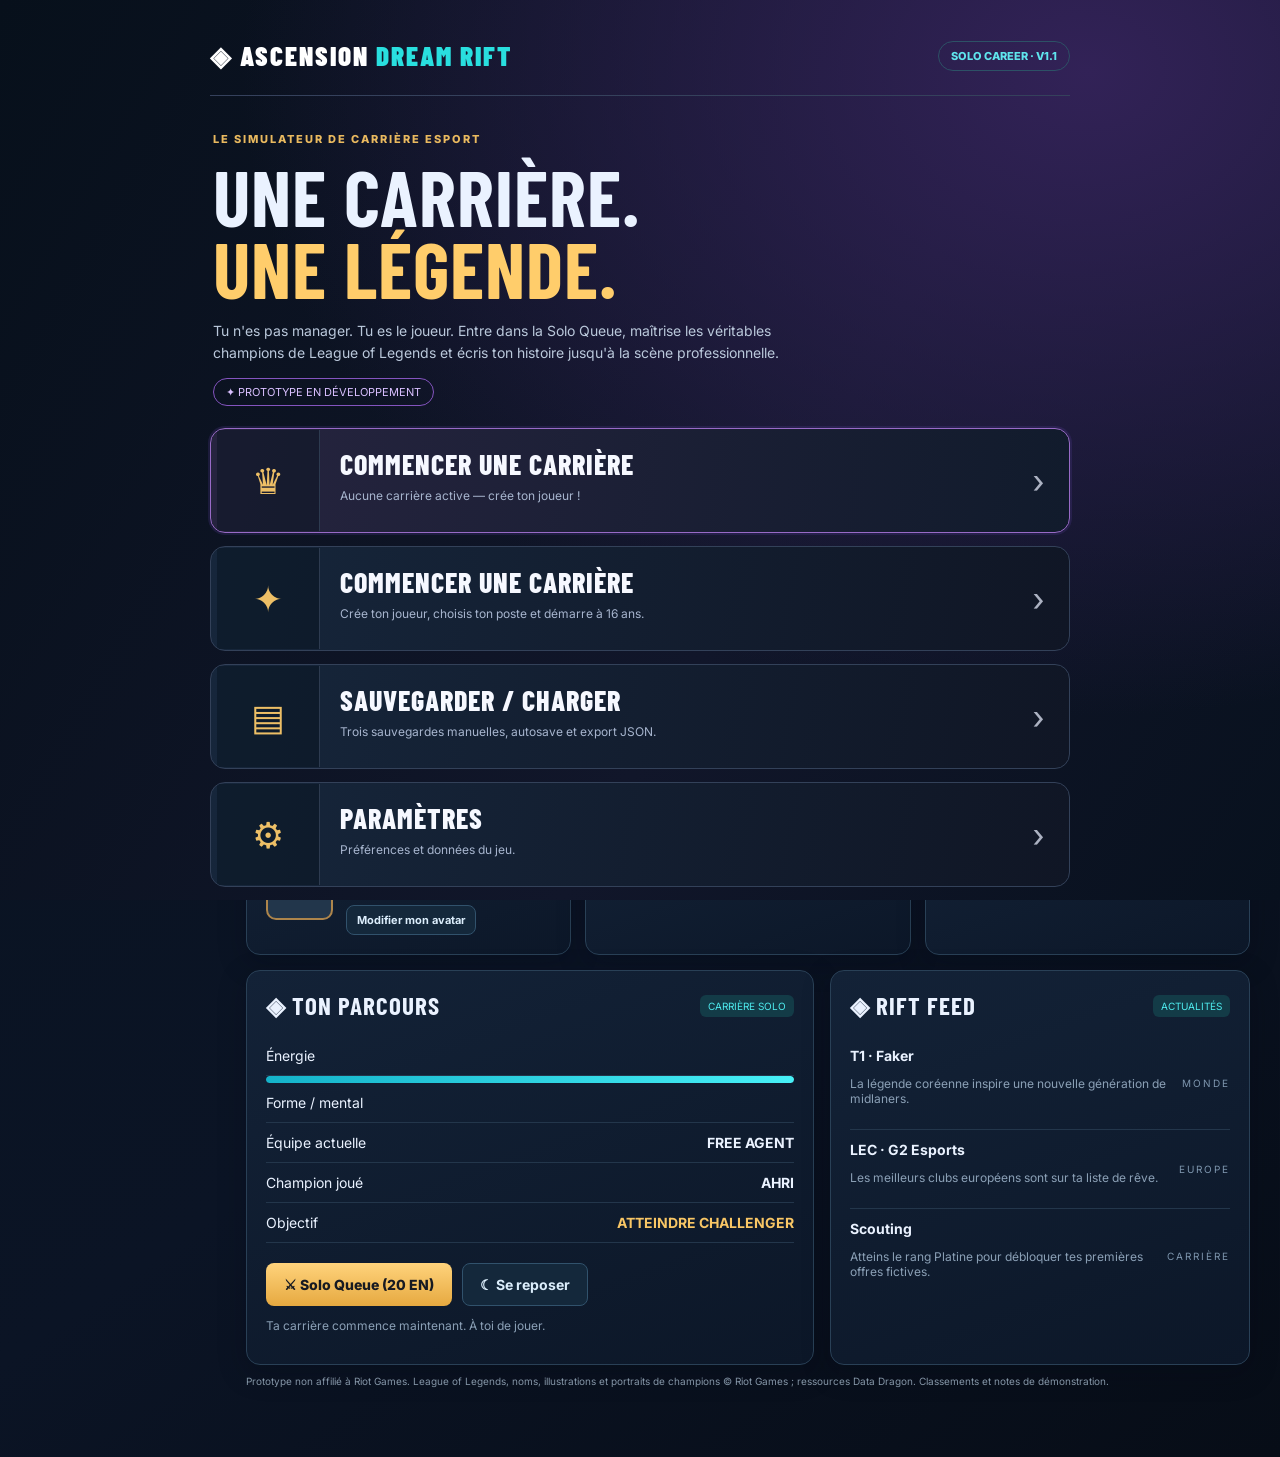
<file: v4-2-test.html>
<!doctype html><html lang="fr"><head><meta charset="UTF-8"><meta name="viewport" content="width=device-width, initial-scale=1"><title>Ascension Dream Rift — V4.2 Rang Prestige</title><style>
@import url('https://fonts.googleapis.com/css2?family=Barlow+Condensed:wght@500;600;700;800;900&family=Inter:wght@400;500;600;700;800&display=swap');
:root{font-family:Inter,Arial,sans-serif;color:#eaf2ff;background:#080f1b;font-size:14px}*{box-sizing:border-box}body{margin:0;background:linear-gradient(145deg,#081320,#0b1425 58%,#070d17);min-height:100vh}button,input,select{font:inherit}button{cursor:pointer}button:disabled{opacity:.5;cursor:not-allowed} .app{display:flex;min-height:100vh}.sidebar{width:216px;min-width:216px;border-right:1px solid #223247;background:#091521;padding:27px 16px;position:sticky;top:0;height:100vh}.brand{font:900 27px 'Barlow Condensed',sans-serif;letter-spacing:2px;color:white}.brand em{font-style:normal;color:#29dfdf}.small{font-size:10px;letter-spacing:2px;color:#7d95ad;text-transform:uppercase}.sidelink{border:1px solid transparent;background:none;width:100%;text-align:left;color:#8ea2b9;padding:13px;border-radius:9px;margin:4px 0}.sidelink:hover,.sidelink.active{background:#12263a;border-color:#28506c;color:#ffca65}.main{flex:1;min-width:0;padding:22px 30px 60px;max-width:1600px;margin:auto}.top{display:flex;align-items:center;justify-content:space-between;gap:15px;margin-bottom:22px}.eyebrow{color:#e9b95f;letter-spacing:2px;font-size:11px;font-weight:800;text-transform:uppercase}h1,h2,h3{font-family:'Barlow Condensed',sans-serif;letter-spacing:1px;margin:0}h1{font-size:35px;text-transform:uppercase}h2{font-size:25px}h3{font-size:19px}.muted{color:#8ba0b6}.pill{display:inline-block;border:1px solid #2d5166;border-radius:30px;color:#5fe5ed;padding:7px 12px;font-size:11px;font-weight:800}.card{background:linear-gradient(160deg,#132237,#0c1728);border:1px solid #294056;border-radius:14px;padding:19px;box-shadow:0 8px 28px #02081340}.hero{min-height:345px;border:1px solid #34506b;border-radius:17px;overflow:hidden;position:relative;background:linear-gradient(90deg,#0a1525 0%,#0c1829 42%,#101d34a0 76%),url('https://images.unsplash.com/photo-1542751371-adc38448a05e?w=1400&q=80') center/cover;display:flex;align-items:center;padding:35px;margin-bottom:17px}.hero:after{content:'';position:absolute;inset:0;background:linear-gradient(90deg,#081321f0,#08132199 65%,transparent);pointer-events:none}.hero-inner{position:relative;z-index:1;max-width:550px}.hero h2{font-size:59px;line-height:.94;margin:12px 0}.hero h2 span{color:#fac45d}.hero p{line-height:1.7;color:#b7c9dd;max-width:480px}.gold{background:linear-gradient(#ffd37c,#e6a940);color:#171a22;font-weight:800;border:none;border-radius:8px;padding:13px 18px}.ghost{background:#14283b;color:#dceefc;border:1px solid #31526c;border-radius:8px;padding:12px 17px;font-weight:700}.actions{display:flex;gap:10px;flex-wrap:wrap;margin-top:20px}.stats{display:grid;grid-template-columns:repeat(4,1fr);gap:12px;margin:15px 0}.num{font-size:27px;font-weight:800;color:#fff;margin-top:7px}.cyan{color:#36dfeb}.goldtext{color:#f8c665}.grid{display:grid;grid-template-columns:1.35fr 1fr;gap:16px}.sectiontitle{display:flex;justify-content:space-between;align-items:center;margin-bottom:15px}.bar{height:7px;border-radius:50px;background:#25344a;overflow:hidden}.fill{height:100%;background:linear-gradient(90deg,#14b3ca,#47f0f7);border-radius:40px}.goldfill{background:linear-gradient(90deg,#d39134,#ffd177)}.line{padding:11px 0;border-bottom:1px solid #23364b;display:flex;justify-content:space-between;gap:12px;align-items:center}.line:last-child{border-bottom:0}.tag{font-size:10px;background:#133b47;color:#4eebee;padding:5px 8px;border-radius:6px}.note{font-size:12px;color:#8ba0b6}.tabs{display:flex;flex-wrap:wrap;gap:8px;margin:12px 0 18px}.tabs button{background:#15273b;border:1px solid #2d4054;border-radius:8px;color:#b6c6d9;padding:9px 14px}.tabs button.active{background:#ffd06b;color:#18202c;border-color:#ffd06b}.training{display:grid;grid-template-columns:repeat(3,minmax(0,1fr));gap:13px}.traincard{padding:17px}.traincard h3{margin:10px 0}.traincard p{font-size:12px;min-height:36px;color:#94acc1}.rankrow{display:grid;grid-template-columns:35px 1fr 100px 75px;align-items:center;gap:10px;padding:13px;border-bottom:1px solid #23374c}.rankrow.me{background:#1b3b48}.rankrow strong{color:#ffd16b}.tabcontent{display:none}.tabcontent.active{display:block}.player{display:flex;gap:13px;align-items:center}.portrait{width:56px;height:60px;object-fit:cover;border-radius:8px;border:1px solid #416079}.search{padding:11px 13px;border:1px solid #2c4861;background:#0a1523;border-radius:8px;color:white;min-width:180px}.select{padding:11px;border:1px solid #2c4861;background:#0a1523;border-radius:8px;color:white}.modal{position:fixed;inset:0;background:#02060be8;z-index:50;display:flex;align-items:center;justify-content:center;padding:20px}.modal .card{width:100%;max-width:450px}.formfield{display:block;width:100%;margin:9px 0 14px;padding:12px;background:#0a1423;color:#fff;border:1px solid #385168;border-radius:8px}.bottomnav{display:none}.toast{position:fixed;bottom:25px;right:25px;padding:14px 20px;border-radius:9px;background:#164856;border:1px solid #3ab5bb;color:white;z-index:90;display:none}.photo-credit{font-size:10px;color:#8495a6;margin-top:10px}
@media(max-width:900px){.sidebar{display:none}.main{padding:15px 14px 90px}.hero{padding:25px;min-height:320px}.hero h2{font-size:45px}.stats{grid-template-columns:repeat(2,1fr)}.grid{grid-template-columns:1fr}.training{grid-template-columns:repeat(2,minmax(0,1fr))}.bottomnav{display:flex;position:fixed;bottom:0;left:0;right:0;background:#0b1829;border-top:1px solid #2d465d;z-index:20;justify-content:space-around;padding:9px 2px env(safe-area-inset-bottom)}.bottomnav button{border:0;background:none;color:#a0b3c9;font-size:10px;padding:7px}.bottomnav button.active{color:#ffcb62}.top h1{font-size:27px}}@media(max-width:420px){.training{grid-template-columns:1fr}.hero h2{font-size:39px}.rankrow{grid-template-columns:22px 1fr 62px 45px;font-size:11px}.stats{gap:8px}.card{padding:14px}}
.landing{position:fixed;inset:0;overflow:auto;z-index:40;background:radial-gradient(ellipse at 85% 8%,#322257 0%,transparent 55%),linear-gradient(120deg,#07101b,#11162a 60%,#08111e);padding:25px 16px 45px}.landing-body{max-width:860px;margin:auto}.landing-top{display:flex;justify-content:space-between;align-items:center;padding:14px 0 23px;border-bottom:1px solid #35415c;gap:8px}.landing-intro{padding:36px 3px 22px}.landing-intro h2{font-size:clamp(43px,7vw,78px);line-height:.92;margin:15px 0}.landing-intro h2 span{color:#ffcd6b}.landing-intro p{color:#bac8db;max-width:570px;line-height:1.6}.landing-menu{display:grid;gap:13px}.landing-choice{display:flex;align-items:stretch;min-height:105px;text-align:left;width:100%;border-radius:15px;border:1px solid #334159;background:linear-gradient(100deg,#16263b,#101625);color:#f6f8ff;overflow:hidden;transition:border-color .2s}.landing-choice:hover{border-color:#f5c56c}.landing-choice.featured{border-color:#986ac6;background:linear-gradient(100deg,#26243f,#111b2c);box-shadow:0 0 0 2px #6b47b72e}.choice-icon{min-width:103px;background:#06111d71;border-right:1px solid #2d3b50;display:grid;place-items:center;color:#edbf66;font-size:36px}.choice-txt{padding:17px 20px;flex:1;min-width:0}.choice-txt b{display:block;font:800 28px 'Barlow Condensed';letter-spacing:1px}.choice-txt span{display:block;color:#a7b5ce;font-size:12px;margin-top:7px}.choice-arrow{font-size:34px;color:#acb2c2;margin:auto 19px}.landing-foot{text-align:center;color:#74859b;font-size:10px;margin:26px auto}.modal-close{float:right;color:#abc5d7;border:0;background:transparent;font-size:27px}.slot{display:flex;flex-wrap:wrap;gap:9px;align-items:center;justify-content:space-between;background:#0b1b2f;border:1px solid #304962;border-radius:10px;padding:13px;margin:9px 0}.slot-actions{display:flex;gap:6px}.slot-actions button{padding:8px}.save-help{color:#a7bad0;font-size:12px;line-height:1.65}.champ-grid{display:grid;grid-template-columns:repeat(auto-fill,minmax(115px,1fr));gap:10px}.champ-option{background:#0a1929;border:1px solid #2b4056;border-radius:11px;padding:10px 7px;display:flex;flex-direction:column;align-items:center;gap:7px;color:white}.champ-option.selected{border:2px solid #faca65;background:#29283e}.champ-option img{width:82px;height:82px;border-radius:9px;object-fit:cover;background:#22344b}.champ-banner{border-radius:12px;min-height:165px;padding:15px;display:flex;align-items:flex-end;background:linear-gradient(90deg,#071321 10%,#142238a0),var(--champ-splash,none) center 30%/cover;border:1px solid #3d536b;margin:15px 0}.champ-banner strong{font:800 34px 'Barlow Condensed'}.tag-purple{display:inline-block;border:1px solid #8454bf;color:#d9c0ff;border-radius:25px;padding:6px 12px;font-size:11px}@media(max-width:600px){.landing{padding:10px 13px 34px}.landing-choice{min-height:86px}.choice-icon{min-width:68px;font-size:27px}.choice-txt{padding:12px 9px}.choice-txt b{font-size:22px}.choice-txt span{font-size:11px}.choice-arrow{margin:auto 9px}.champ-grid{grid-template-columns:repeat(3,minmax(0,1fr));gap:7px}.champ-option img{width:100%;height:auto;aspect-ratio:1}}
/* V1.2 - photorealistic avatar selection and real LoL rank crests */
.creation-overlay{z-index:64;align-items:center}.creation-card{width:min(860px,100%)!important;max-width:860px!important;max-height:93dvh;overflow:auto;padding:27px!important;border:1px solid #536785;background:linear-gradient(145deg,#12263c,#0c1626);box-shadow:0 25px 95px #010710bf}
.creation-card h1{font-size:clamp(33px,5vw,51px);margin:8px 0}.creator-lead{max-width:600px;line-height:1.6}.creator-columns{display:grid;grid-template-columns:.83fr 1.4fr;gap:25px;margin-top:21px}.creator-profile{text-align:center;background:linear-gradient(160deg,#152d47,#0a1425);border:1px solid #314b66;border-radius:15px;padding:19px;align-self:start;position:sticky;top:0}.creator-portrait{position:relative;aspect-ratio:4/5;max-height:300px;overflow:hidden;border-radius:13px;border:2px solid #be965b;background:#102238;margin:auto}.creator-portrait:after{content:'';position:absolute;inset:55% 0 0;background:linear-gradient(transparent,#101f31b8);pointer-events:none}.creator-portrait img{width:100%;height:100%;object-fit:cover;object-position:center 34%}.creator-profile h2{font-size:36px;margin-top:6px;overflow-wrap:anywhere}.creator-meta{display:flex;flex-wrap:wrap;gap:6px;justify-content:center;margin:9px 0}.creator-meta span{font-size:10px;border:1px solid #3c5873;border-radius:6px;padding:5px 7px;color:#c7daed}.creator-label{letter-spacing:2px;color:#f5c56c;font-size:11px;font-weight:800;margin:0 0 11px}.creator-field-label{color:#b9c7d8;font-weight:700;font-size:12px}.creator-fields .formfield{margin:7px 0 0}.gender-buttons{display:grid;grid-template-columns:1fr 1fr;gap:9px}.gender-buttons button{border:1px solid #34506a;background:#0a1627;border-radius:9px;color:#c0d1e4;padding:11px;font-weight:800}.gender-buttons button.selected{background:#44381f;color:#ffd078;border-color:#f3ba58}.avatar-choices{display:grid;grid-template-columns:repeat(6,minmax(0,1fr));gap:8px}.avatar-choice{display:block;position:relative;aspect-ratio:1;border:2px solid #34485e;border-radius:10px;overflow:hidden;background:#12233a;padding:0}.avatar-choice.selected{border-color:#ffcd6a;box-shadow:0 0 0 2px #e5a94648}.avatar-choice img{display:block;width:100%;height:100%;object-fit:cover}.avatar-choice.selected:after{content:'✓';position:absolute;right:3px;bottom:3px;background:#ffc665;color:#172032;font-size:11px;font-weight:900;border-radius:30px;width:18px;height:18px;display:grid;place-items:center}.creator-random{margin-top:9px;padding:9px 12px;font-size:12px}.create-submit{width:100%;margin-top:20px;padding:16px;letter-spacing:1px}.dashboard-avatar{width:67px;height:75px;object-fit:cover;border:2px solid #ad854b;border-radius:10px;background:#22364b}.player-stat-card,.rank-stat-card{display:flex;align-items:center;gap:13px}.mini-rank-crest{height:84px;width:75px;object-fit:contain;filter:drop-shadow(0 2px 8px #0008)}.rank-stat-card .num{font-size:23px}.promotion-modal{position:fixed;inset:0;z-index:110;display:flex;justify-content:center;align-items:center;overflow:auto;padding:20px;background:radial-gradient(ellipse at center,#1c365ad9,#050c19f8 70%);backdrop-filter:blur(9px)}.promotion-inner{position:relative;text-align:center;z-index:1;width:min(650px,100%);padding:23px 16px 34px;border:1px solid #ca9b51;border-radius:20px;background:linear-gradient(155deg,#172b45ec,#091322ef);box-shadow:0 0 65px #edc15d25,0 25px 100px #000b}.promotion-kicker{font-size:14px;color:#ffcc70}.promotion-title{font:900 clamp(39px,8vw,72px)/1.04 'Barlow Condensed',sans-serif;letter-spacing:3px;color:#ffda82;text-shadow:0 0 28px #d7a35188;margin:8px 0 16px}.promotion-crests{display:flex;align-items:center;justify-content:center;gap:7px;padding:4px 0 19px}.promotion-crests>div{position:relative;display:flex;flex-direction:column;align-items:center;gap:10px;min-width:0}.promotion-crests img{height:clamp(118px,28vw,202px);width:clamp(113px,26vw,200px);object-fit:contain;position:relative;z-index:2;filter:drop-shadow(0 10px 19px #0009)}.promotion-rank-old{opacity:.48;animation:oldRankSlide 1s both}.promotion-rank-new{animation:rankReveal 1.25s cubic-bezier(.14,.86,.31,1.3) both}.promotion-rank-new img{filter:drop-shadow(0 0 30px #fad176a8)}.promotion-crests span{font:800 clamp(17px,4vw,27px) 'Barlow Condensed',sans-serif;letter-spacing:2px;color:#fff}.promotion-divider{font-size:32px;color:#ffce70;align-self:center;animation:rankFlash 1.5s infinite alternate}.promotion-glow{position:absolute;inset:12% 0 20%;border-radius:100%;background:#ffd06c65;filter:blur(50px);animation:rankFlash 1s infinite alternate}.promotion-aurora{pointer-events:none;position:absolute;inset:0;background:radial-gradient(circle at 50% 43%,#eeb64b36,transparent 38%);animation:rankFlash 1.6s infinite alternate}.promotion-caption{color:#bbcee6;letter-spacing:2px;font-size:12px;font-weight:800;margin-bottom:21px}.promotion-inner .gold{font-size:13px;letter-spacing:1px;padding:15px 22px}@keyframes rankReveal{from{transform:scale(.35) translateY(42px) rotate(-13deg);opacity:0;filter:brightness(3)}60%{opacity:1}to{transform:scale(1) translateY(0) rotate(0);opacity:1;filter:brightness(1)}}@keyframes oldRankSlide{from{transform:translateX(40px) scale(1.1);opacity:1}to{transform:translateX(0) scale(.84);opacity:.48}}@keyframes rankFlash{from{opacity:.45}to{opacity:1}}@media(max-width:740px){.creation-overlay{padding:8px}.creation-card{padding:17px!important;max-height:96dvh}.creator-columns{grid-template-columns:1fr;gap:15px}.creator-profile{display:grid;grid-template-columns:100px 1fr;align-items:center;gap:3px 13px;text-align:left;position:static;padding:11px}.creator-portrait{grid-row:span 4;width:100px;height:126px;margin:0}.creator-profile .eyebrow{font-size:10px}.creator-profile h2{font-size:29px}.creator-profile .note{font-size:10px;line-height:1.35}.creator-meta{justify-content:start}.avatar-choices{gap:7px}.player-stat-card,.rank-stat-card{gap:9px}.dashboard-avatar{width:55px;height:66px}.mini-rank-crest{width:58px;height:69px}.rank-stat-card .num,.player-stat-card .num{font-size:19px}}@media(prefers-reduced-motion:reduce){.promotion-modal *{animation:none!important}}
.choice-icon.has-photo{background-position:center;background-size:cover;background-repeat:no-repeat}.save-slot-player{display:flex;align-items:center;gap:11px}.save-slot-avatar{width:44px;height:51px;object-fit:cover;border-radius:8px;border:1px solid #f8ca77}.save-slot-player .note{margin:6px 0 0}
/* V2 TEST — pro roster portrait treatments and prominent SoloQ rank */
.avatar-choice{aspect-ratio:3/4;border-radius:12px;isolation:isolate;background:radial-gradient(circle at 50% 20%,#385678,#090f1a 78%)}
.avatar-choice img{object-position:center 13%;filter:contrast(1.07) saturate(.87)}
.avatar-choice:before,.creator-portrait:after{content:"";position:absolute;z-index:2;left:-5%;right:-5%;bottom:-2%;height:39%;pointer-events:none;background:linear-gradient(100deg,transparent 9%,#224268 11%,#071425 29%,#0c2748 50%,#06101e 74%,#224268 89%,transparent 91%);clip-path:polygon(9% 27%,30% 7%,40% 0,50% 17%,60% 0,70% 7%,91% 27%,100% 100%,0 100%);border-bottom:3px solid #e7b75b}
.avatar-choice:before{height:36%}
.creator-portrait{position:relative;overflow:hidden;isolation:isolate}
.creator-portrait:after{height:34%}
.avatar-choice.selected{box-shadow:0 0 0 2px #e5a94670,0 0 21px #e6b75839}
.avatar-choice:hover{transform:translateY(-3px);border-color:#eac36c}
.rank-stat-card{min-height:178px;position:relative;overflow:hidden;gap:20px;border-color:#9a7440;background:radial-gradient(ellipse at 10% 35%,#644a2a66,transparent 55%),linear-gradient(160deg,#18273e,#0c1728)}
.rank-stat-card:after{content:"";position:absolute;inset:0;pointer-events:none;border-radius:14px;box-shadow:inset 0 0 28px #c49e2b1a}
.rank-stat-card .mini-rank-crest{height:clamp(125px,12vw,174px);width:clamp(112px,11vw,150px);flex-shrink:0;filter:drop-shadow(0 0 15px #d4a55662)}
.rank-stat-card .num{font-size:clamp(26px,3vw,39px);line-height:1.12;white-space:nowrap}
.rank-stat-card .small{letter-spacing:2px;font-weight:800;color:#f7d28b}
.rank-stat-card .note{font-weight:800;font-size:16px;color:#f2e3c4}
.promotion-modal{background:radial-gradient(ellipse at center,#203453ef,#030916fa 73%)}
.promotion-inner{width:min(790px,100%);border:2px solid #e3b66c;box-shadow:0 0 120px #d9a65436,0 35px 110px #000e;animation:v2Entrance .8s cubic-bezier(.17,.67,.29,1.18) both}
.promotion-rank-new img{animation:v2Crest 1.5s ease-out both;filter:drop-shadow(0 0 30px #ffd472c9)}
.promotion-rank-new{animation:rankReveal 1.25s cubic-bezier(.14,.86,.31,1.3) both}
.promotion-inner:after{content:"✦       ✦      ✧        ✦       ✧      ✦";position:absolute;left:0;right:0;top:30%;font-size:30px;letter-spacing:28px;color:#ffd88499;pointer-events:none;animation:v2Sparks 2.5s ease-out both}
@keyframes v2Entrance{from{transform:scale(.7) translateY(45px);opacity:0;filter:blur(10px)}to{transform:scale(1) translateY(0);opacity:1;filter:blur(0)}}
@keyframes v2Crest{0%{transform:scale(.2) rotate(-18deg);opacity:0}45%{transform:scale(1.25) rotate(4deg);opacity:1}70%{transform:scale(.94)}100%{transform:scale(1)}}
@keyframes v2Sparks{0%{opacity:0;transform:scale(.4) translateY(40px)}35%{opacity:1}100%{opacity:0;transform:scale(1.8) translateY(-65px)}}
@media(max-width:800px){.rank-stat-card{min-height:142px}.rank-stat-card .mini-rank-crest{width:95px;height:112px}.rank-stat-card .num{font-size:25px}.promotion-inner:after{letter-spacing:7px;font-size:16px}}
@media(prefers-reduced-motion:reduce){.promotion-inner,.promotion-inner:after,.promotion-rank-new img{animation:none!important}}

/* V3 fixes */
.avatar-choice:before,.creator-portrait:after{display:none!important}
.avatar-choice{aspect-ratio:3/4}
.avatar-choice img,.creator-portrait img{object-fit:cover;object-position:center center}
.rank-stat-card{min-width:0;min-height:160px;gap:10px;padding:15px}
.rank-stat-card>div{min-width:0;flex:1}
.rank-stat-card .mini-rank-crest{flex:0 0 100px;width:100px;height:115px;object-fit:contain}
.rank-stat-card .num{font-size:clamp(20px,2vw,30px);white-space:normal;overflow-wrap:normal;line-height:1.05}
.rank-stat-card .small{font-size:10px}
.rank-stat-card .note{font-size:14px}
.practice-layout{display:grid;grid-template-columns:minmax(0,1.7fr) minmax(285px,.9fr);gap:16px;align-items:start}
.practice-layout .training{display:grid;grid-template-columns:repeat(2,minmax(0,1fr));gap:12px}
.live-attributes{position:sticky;top:16px}
.skill-row{padding:8px 9px;border-radius:8px;transition:background .3s}
.skill-row.gain{animation:statRise 1.5s ease-out}
#training-feedback{min-height:24px;margin-top:12px;color:#fbd480;font-weight:900;font-size:17px}
#training-feedback.pop{animation:statRise 1.2s ease-out}
@keyframes statRise{0%{background:#d5a43b70;box-shadow:0 0 20px #f3ce6380;transform:scale(1.03)}100%{background:transparent;box-shadow:none;transform:scale(1)}}
@media(max-width:1100px){.practice-layout{grid-template-columns:1fr}.live-attributes{position:static}.rank-stat-card .mini-rank-crest{flex-basis:76px;width:76px;height:94px}}
@media(max-width:650px){.practice-layout .training{grid-template-columns:1fr}.rank-stat-card .num{font-size:22px}}
/* V4 official LoL crest image sizing */
.rank-stat-card .mini-rank-crest{object-fit:contain;object-position:center;filter:drop-shadow(0 0 11px #d4a55670)}
.promotion-crests img{object-fit:contain;object-position:center}

/* V4.1 — official ranked crest is the visual focal point; text stays proportionate */
.stats{display:grid;grid-template-columns:repeat(5,minmax(0,1fr));align-items:stretch}
.stats>.card{min-width:0}
.stats>.rank-stat-card{grid-column:span 2;display:flex;align-items:center;justify-content:center;gap:18px;padding:14px 20px;min-height:190px}
.stats>.rank-stat-card .mini-rank-crest{display:block;flex:0 0 175px!important;width:175px!important;height:175px!important;max-width:48%;object-fit:contain;filter:drop-shadow(0 0 15px #d5a85965)}
.stats>.rank-stat-card>div{flex:1;min-width:0}
.stats>.rank-stat-card #n-rank{font-family:'Barlow Condensed',sans-serif;font-weight:900;font-size:clamp(25px,2.6vw,39px)!important;letter-spacing:.6px;line-height:1.08;overflow-wrap:normal;word-break:normal}
.stats>.rank-stat-card #n-lp{margin-top:8px;font-size:18px}
.stats>.rank-stat-card .small{font-size:11px;letter-spacing:1.4px}
@media(max-width:1200px){.stats{grid-template-columns:repeat(2,minmax(0,1fr))}.stats>.rank-stat-card{grid-column:span 2}.stats>.rank-stat-card .mini-rank-crest{flex-basis:175px!important;width:175px!important;height:175px!important}}
@media(max-width:550px){.stats>.rank-stat-card{padding:12px;gap:8px;min-height:155px}.stats>.rank-stat-card .mini-rank-crest{flex-basis:125px!important;width:125px!important;height:140px!important;max-width:45%}.stats>.rank-stat-card #n-rank{font-size:clamp(22px,6vw,31px)!important}.stats>.rank-stat-card #n-lp{font-size:15px}}
/* V4.1 rank emblem and rank title in distinct independent panels */
.stats>.rank-stat-card{gap:12px!important;min-height:190px;justify-content:stretch!important}
.rank-emblem-panel{min-width:0!important;flex:0 0 46%!important;height:175px;display:flex;align-items:center;justify-content:center;border-radius:12px;background:radial-gradient(ellipse at center,#b8894930,#0917276b 70%);border:1px solid #b58c4838}
.rank-name-panel{min-width:0!important;flex:1!important;display:flex;flex-direction:column;justify-content:center;align-items:flex-start;padding:10px 2px}
.stats>.rank-stat-card .rank-emblem-panel .mini-rank-crest{max-width:none!important;width:175px!important;height:175px!important;flex:none!important}
.stats>.rank-stat-card .rank-name-panel #n-rank{font-size:clamp(24px,2.5vw,38px)!important;line-height:1.07;word-break:normal}
@media(max-width:550px){.rank-emblem-panel{height:130px;flex-basis:44%!important}.stats>.rank-stat-card .rank-emblem-panel .mini-rank-crest{width:130px!important;height:130px!important}.stats>.rank-stat-card .rank-name-panel #n-rank{font-size:clamp(22px,5.4vw,28px)!important}}

/* V4.2 — a spectacular ranked showcase, readable fixed-size rank name */
.stats{grid-template-columns:repeat(3,minmax(0,1fr))!important;gap:14px}
.stats>.rank-stat-card{grid-column:1/-1!important;grid-row:1;display:flex!important;align-items:center;justify-content:center!important;gap:32px!important;min-height:310px!important;padding:20px 40px!important;isolation:isolate;overflow:hidden;background:radial-gradient(ellipse at 30% 44%,#9e6c3540,transparent 51%),linear-gradient(120deg,#162943,#0b1424 80%);border:1px solid #ad874a;box-shadow:0 0 32px #ad873629,inset 0 0 34px #c09b2316}
.stats>.rank-stat-card:before{content:"";position:absolute;inset:-45%;z-index:-1;background:conic-gradient(from 0deg,transparent 20%,#ffd16a1d 27%,transparent 36%,transparent 67%,#fff2ae13 75%,transparent 82%);animation:rankAura 17s linear infinite}
.stats>.rank-stat-card .rank-emblem-panel{height:280px!important;flex:0 0 330px!important;max-width:48%;position:relative;background:radial-gradient(circle,#e5bd4c30,transparent 67%)!important;border:none!important;overflow:visible;filter:drop-shadow(0 0 28px #edbd4860)}
.stats>.rank-stat-card .rank-emblem-panel:after{content:"";position:absolute;inset:12%;border:1px solid #ebc9785c;border-radius:50%;box-shadow:0 0 45px #c9943955,inset 0 0 50px #b888302c;z-index:-1}
.stats>.rank-stat-card .rank-emblem-panel .mini-rank-crest{width:310px!important;height:310px!important;max-width:100%!important;flex:none!important;filter:drop-shadow(0 0 27px #efc97491);animation:rankFloat 4s ease-in-out infinite}
.stats>.rank-stat-card .rank-name-panel{flex:1!important;align-items:flex-start;max-width:390px;gap:8px}
.stats>.rank-stat-card .rank-name-panel #n-rank{font-size:32px!important;line-height:1.13!important;letter-spacing:1px}
.stats>.rank-stat-card .rank-name-panel #n-lp{font-size:20px!important;margin:0}
.stats>.rank-stat-card .rank-name-panel .small{font-size:12px!important;color:#edca88}
@keyframes rankFloat{0%,100%{transform:translateY(0) scale(1)}50%{transform:translateY(-9px) scale(1.025)}}
@keyframes rankAura{to{transform:rotate(360deg)}}
@media(max-width:900px){.stats{grid-template-columns:repeat(2,minmax(0,1fr))!important}.stats>.rank-stat-card{padding:16px!important;gap:8px!important;min-height:250px!important}.stats>.rank-stat-card .rank-emblem-panel{flex-basis:240px!important;height:240px!important}.stats>.rank-stat-card .rank-emblem-panel .mini-rank-crest{width:250px!important;height:250px!important}}
@media(max-width:560px){.stats>.rank-stat-card{min-height:220px!important;padding:12px!important}.stats>.rank-stat-card .rank-emblem-panel{flex-basis:52%!important;max-width:52%;height:200px!important}.stats>.rank-stat-card .rank-emblem-panel .mini-rank-crest{width:205px!important;height:205px!important}.stats>.rank-stat-card .rank-name-panel #n-rank{font-size:27px!important}.stats>.rank-stat-card .rank-name-panel #n-lp{font-size:17px!important}}
@media(prefers-reduced-motion:reduce){.stats>.rank-stat-card:before,.stats>.rank-stat-card .mini-rank-crest{animation:none!important}}
</style></head><body><div class="landing" id="landing"><div class="landing-body"><div class="landing-top"><div class="brand">◈ ASCENSION <em>DREAM RIFT</em></div><span class="pill">SOLO CAREER · V1.1</span></div><div class="landing-intro"><div class="eyebrow">LE SIMULATEUR DE CARRIÈRE ESPORT</div><h2>UNE CARRIÈRE.<br><span>UNE LÉGENDE.</span></h2><p>Tu n'es pas manager. Tu es le joueur. Entre dans la Solo Queue, maîtrise les véritables champions de League of Legends et écris ton histoire jusqu'à la scène professionnelle.</p><span class="tag-purple">✦ PROTOTYPE EN DÉVELOPPEMENT</span></div><div class="landing-menu"><button class="landing-choice featured" onclick="continueCareer()"><span class="choice-icon" id="menu-profile-photo">♛</span><span class="choice-txt"><b id="continue-title">CONTINUER MA CARRIÈRE</b><span id="continue-subtitle">Reprendre ta dernière partie.</span></span><span class="choice-arrow">›</span></button><button class="landing-choice" onclick="newCareerPrompt()"><span class="choice-icon">✦</span><span class="choice-txt"><b>COMMENCER UNE CARRIÈRE</b><span>Crée ton joueur, choisis ton poste et démarre à 16 ans.</span></span><span class="choice-arrow">›</span></button><button class="landing-choice" onclick="showSaves()"><span class="choice-icon">▤</span><span class="choice-txt"><b>SAUVEGARDER / CHARGER</b><span>Trois sauvegardes manuelles, autosave et export JSON.</span></span><span class="choice-arrow">›</span></button><button class="landing-choice" onclick="showSettings()"><span class="choice-icon">⚙</span><span class="choice-txt"><b>PARAMÈTRES</b><span>Préférences et données du jeu.</span></span><span class="choice-arrow">›</span></button></div><div class="landing-foot">ASCENSION DREAM RIFT · FAN GAME NON OFFICIEL · NON AFFILIÉ À RIOT GAMES</div></div></div><div class="app"><aside class="sidebar"><div class="brand">◈ ASCENSION <em>RIFT</em></div><p class="small">Your journey. Your legacy.</p><div style="height:30px"></div><div class="small">Carrière</div><div id="side"></div><hr style="border:0;border-top:1px solid #223247;margin-top:30px"><p class="note">Prototype V1 · Solo Career<br>Non affilié à Riot Games</p></aside><main class="main"><header class="top"><div><div class="eyebrow">MOBA · PRO PLAYER CAREER</div><h1 id="pagetitle">Tableau de bord</h1></div><div><button class="ghost" onclick="showSaves()">▤ Sauver</button> <button class="ghost" onclick="openMenu()">☰ Menu</button> <span class="pill" id="season">SAISON 2026 · S1</span></div></header>
<section id="home" class="tabcontent active"><div class="hero"><div class="hero-inner"><div class="eyebrow">✦ LE PARCOURS VERS LE SOMMET COMMENCE ICI</div><h2>TON TALENT.<br><span>TA LÉGENDE.</span></h2><p>De jeune espoir à superstar mondiale. Entraîne ton joueur, grimpe en SoloQ, gagne en réputation et décroche un contrat dans la scène professionnelle.</p><div class="actions"><button class="gold" onclick="go('practice')">⚡ COMMENCER L'ENTRAÎNEMENT →</button><button class="ghost" onclick="simulate()">▶ JOUER UN MATCH</button></div></div></div>
<div class="stats"><div class="card player-stat-card"><img id="dashboard-avatar" class="dashboard-avatar" alt="Avatar du joueur"><div><div class="small">Ton joueur</div><div class="num" id="n-name">SKYEN</div><div class="note" id="n-role">MID · 16 ANS</div><button class="ghost" style="margin-top:8px;padding:7px 10px;font-size:11px" onclick="showAvatarChange()">Modifier mon avatar</button></div></div><div class="card rank-stat-card"><div class="rank-emblem-panel"><img id="dashboard-rank-crest" class="mini-rank-crest" alt="Emblème du rang League of Legends"></div><div class="rank-name-panel"><div class="small">RANG SOLO QUEUE</div><div class="num goldtext" id="n-rank">BRONZE IV</div><div class="note" id="n-lp">0 LP</div></div></div><div class="card"><div class="small">Note générale</div><div class="num cyan" id="n-ovr">43 OVR</div><div class="note">Potentiel en progression</div></div><div class="card"><div class="small">Notoriété</div><div class="num" id="n-fans">120</div><div class="note">Abonnés</div></div></div>
<div class="grid"><div class="card"><div class="sectiontitle"><h2>◈ TON PARCOURS</h2><span class="tag">CARRIÈRE SOLO</span></div><div class="line"><span>Énergie</span><strong id="energytext"></strong></div><div class="bar"><div class="fill" id="energybar"></div></div><div class="line"><span>Forme / mental</span><strong id="mentaltext"></strong></div><div class="line"><span>Équipe actuelle</span><b id="contract">FREE AGENT</b></div><div class="line"><span>Champion joué</span><b id="profile-champ">AHRI</b></div><div class="line"><span>Objectif</span><b class="goldtext">ATTEINDRE CHALLENGER</b></div><div class="actions"><button class="gold" onclick="simulate()">⚔ Solo Queue (20 EN)</button><button class="ghost" onclick="rest()">☾ Se reposer</button></div><p class="note" id="matchmsg">Ta carrière commence maintenant. À toi de jouer.</p></div><div class="card"><div class="sectiontitle"><h2>◈ RIFT FEED</h2><span class="tag">ACTUALITÉS</span></div><div class="line"><div><b>T1 · Faker</b><p class="note">La légende coréenne inspire une nouvelle génération de midlaners.</p></div><span class="small">MONDE</span></div><div class="line"><div><b>LEC · G2 Esports</b><p class="note">Les meilleurs clubs européens sont sur ta liste de rêve.</p></div><span class="small">EUROPE</span></div><div class="line"><div><b>Scouting</b><p class="note">Atteins le rang Platine pour débloquer tes premières offres fictives.</p></div><span class="small">CARRIÈRE</span></div></div></div></section>
<section id="practice" class="tabcontent"><div class="sectiontitle"><h2>DEVIENS INCONTOURNABLE</h2><span class="pill" id="pracenergy">100 EN</span></div><div class="tabs"><button class="active" onclick="practiceTab('activities',this)">ENTRAÎNEMENT + ATTRIBUTS</button><button onclick="practiceTab('champions',this)">CHAMPIONS</button></div><div class="practice-layout" id="practice-layout"><div id="activities" class="training"></div><div id="attributes" class="card live-attributes"></div></div><div id="training-feedback" role="status" aria-live="polite"></div><div id="champions" style="display:none" class="card"><h2>CHAMPION POOL</h2><p class="muted">Choisis un véritable champion de League of Legends pour les matchs classés.</p><div id="champ-selected"></div><div class="tabs" id="role-filters"></div><div id="champ-list" class="champ-grid"></div></div></section>
<section id="standings" class="tabcontent"><div class="sectiontitle"><h2>LE MONDE DE L'ESPORT</h2><span class="pill">ÉQUIPES RÉELLES · CLASSEMENT DÉMO</span></div><div class="tabs"><button class="active" onclick="league('Europe',this)">EUROPE</button><button onclick="league('Korea',this)">CORÉE</button><button onclick="league('China',this)">CHINE</button></div><div class="card"><div class="small">Classement illustratif — pas des résultats officiels</div><div id="ranking"></div></div></section>
<section id="life" class="tabcontent"><div class="grid"><div class="card"><div class="eyebrow">OFF THE RIFT</div><h2>LA VIE D'UN FUTUR PRO</h2><p class="muted">Gère ta réputation, tes streams et ta fatigue. Tu restes le joueur, jamais le manager.</p><div class="line"><span>Followers</span><b class="cyan" id="life-fans"></b></div><div class="line"><span>Cash</span><b id="life-cash"></b></div><div class="line"><span>Réputation</span><b id="life-rep"></b></div><div class="actions"><button class="gold" onclick="stream()">🎥 LANCER UN STREAM (15 EN)</button><button class="ghost" onclick="rest()">☾ SE REPOSER</button></div></div><div class="card"><h2>◈ CONTRATS PROFESSIONNELS</h2><p class="muted">Tu peux rejoindre une équipe professionnelle lorsque ta réputation et ton rang deviennent suffisants.</p><div class="line"><span>Première offre</span><span class="tag">PLATINE REQUIS</span></div><div class="line"><span>Contrat en cours</span><strong id="life-team">LIBRE</strong></div><p class="note">Les offres sont fictives dans cette première version. Les clubs affichés dans le classement sont réels.</p></div></div></section>
<section id="stats" class="tabcontent"><div class="stats"><div class="card"><div class="small">Matchs joués</div><div class="num" id="s-games"></div></div><div class="card"><div class="small">Victoires</div><div class="num cyan" id="s-wins"></div></div><div class="card"><div class="small">Winrate</div><div class="num" id="s-wr"></div></div><div class="card"><div class="small">LP</div><div class="num goldtext" id="s-lp"></div></div></div><div class="card"><h2>🏆 TROPHÉES À CONQUÉRIR</h2><div class="training" style="margin-top:15px"><div class="card">◇ PREMIÈRE VICTOIRE<br><span class="note" id="ach1">À débloquer</span></div><div class="card">✦ 10 MATCHS<br><span class="note" id="ach2">À débloquer</span></div><div class="card">♛ CHALLENGER<br><span class="note">À débloquer</span></div></div><h2 style="margin-top:24px">DERNIERS MATCHS</h2><div id="history"></div></div></section>
<p class="photo-credit">Prototype non affilié à Riot Games. League of Legends, noms, illustrations et portraits de champions © Riot Games ; ressources Data Dragon. Classements et notes de démonstration.</p></main></div><nav class="bottomnav" id="bottom"></nav><div class="promotion-modal" id="promotion-modal" role="dialog" aria-modal="true" aria-labelledby="promotion-title" style="display:none">
<div class="promotion-aurora"></div><div class="promotion-inner">
<div class="eyebrow promotion-kicker">✦ ASCENSION ACCOMPLIE ✦</div>
<div class="promotion-title" id="promotion-title">PROMOTION !</div>
<div class="promotion-crests"><div class="promotion-rank-old"><img id="promotion-old-icon" alt="Ancien emblème de rang"><span id="promotion-old-label">BRONZE IV</span></div>
<div class="promotion-divider">➜</div><div class="promotion-rank-new"><div class="promotion-glow"></div><img id="promotion-new-icon" alt="Nouvel emblème de rang"><span id="promotion-new-label">BRONZE III</span></div></div>
<div class="promotion-caption" id="promotion-caption">UNE ÉTAPE DE PLUS VERS LE SOMMET.</div>
<button class="gold" onclick="closePromotion()">CONTINUER MA CARRIÈRE →</button>
</div></div><div class="toast" id="toast"></div><div class="modal creation-overlay" id="newModal" style="display:none"><div class="card creation-card">
<button class="modal-close" onclick="closeModal('newModal')" aria-label="Fermer">×</button>
<div class="eyebrow">◆ NOUVELLE CARRIÈRE · PLAYER CREATOR</div><h1>CRÉE TA <span class="goldtext">LÉGENDE</span></h1>
<p class="muted creator-lead">Tout commence par ton identité. Choisis ton visage, ton poste et écris ton histoire sur la scène esport.</p>
<div class="creator-columns"><div class="creator-profile">
<div class="creator-portrait"><img id="creator-preview-image" alt="Portrait de l'avatar sélectionné" src="https://randomuser.me/api/portraits/men/14.jpg"></div>
<div class="eyebrow" style="margin-top:12px">TA FUTURE STAR</div><h2 id="creator-preview-name">SKYEN</h2>
<div class="creator-meta"><span id="creator-preview-role">MIDLANER</span><span>16 ANS</span><span>FREE AGENT</span></div>
<p class="note">Portrait de démonstration avec tenue e-sport fictive. Ton choix est sauvegardé.</p></div>
<div class="creator-fields"><div class="creator-label">01 / TON IDENTITÉ</div>
<label class="creator-field-label" for="pseudo">Pseudo du joueur</label>
<input id="pseudo" class="formfield" value="SkyeN" maxlength="20" autocomplete="off" oninput="refreshAvatarPreview()">
<div class="creator-label" style="margin-top:15px">02 / TON PERSONNAGE</div>
<div class="gender-buttons" role="group" aria-label="Présentation de l'avatar">
<button class="selected" id="gender-man" onclick="pickGender('man')">♂ Homme</button>
<button id="gender-woman" onclick="pickGender('woman')">♀ Femme</button></div>
<p class="note" style="margin:9px 0">Choisis parmi 12 portraits illustrés de joueurs e-sport avec des maillots fictifs.</p>
<div class="avatar-choices" id="avatarChoices"></div>
<button class="creator-random ghost" onclick="randomAvatar()">⤨ Avatar aléatoire</button>
<div class="creator-label" style="margin-top:19px">03 / TON POSTE</div>
<label class="creator-field-label" for="role">Rôle principal</label><select id="role" class="formfield" onchange="refreshAvatarPreview()"><option>MID</option><option>TOP</option><option>JUNGLE</option><option>ADC</option><option>SUPPORT</option></select>
<button id="creator-submit" class="gold create-submit" onclick="createGame()">COMMENCER MA CARRIÈRE →</button><button id="avatar-update" class="gold create-submit" style="display:none" onclick="updateAvatar()">ENREGISTRER MON PROFIL →</button>
</div></div></div></div><div class="modal" id="saveModal" style="display:none"><div class="card" style="max-width:650px;max-height:90vh;overflow:auto"><button class="modal-close" onclick="closeModal('saveModal')">×</button><div class="eyebrow">GESTION DE CARRIÈRE</div><h1>SAUVEGARDES</h1><p class="save-help">Sauvegarde automatique dans ce navigateur. Utilise les emplacements manuels pour conserver plusieurs carrières ; l'export JSON permet le transfert sur un autre appareil.</p><div id="auto-save-info" class="slot"></div><div id="save-slots"></div><div class="actions"><button class="ghost" onclick="exportCareer()">⬇ Exporter ma carrière</button><button class="ghost" onclick="document.getElementById('import-json').click()">⬆ Importer une carrière</button></div><input type="file" id="import-json" accept=".json,application/json" style="display:none" onchange="importCareer(this)"></div></div><div class="modal" id="settingsModal" style="display:none"><div class="card"><button class="modal-close" onclick="closeModal('settingsModal')">×</button><div class="eyebrow">PRÉFÉRENCES</div><h1>PARAMÈTRES</h1><div class="line"><span>Langue</span><b>Français</b></div><div class="line"><span>Version</span><b>V1.1 — prototype</b></div><div class="line"><span>Sauvegarde</span><b>Locale + export JSON</b></div><p class="save-help">La suppression des données du navigateur peut effacer les sauvegardes. Exporte ta partie pour la conserver.</p><div class="actions"><button class="ghost" onclick="closeModal('settingsModal');showSaves()">Gérer les sauvegardes</button><button class="ghost" onclick="previewPromotion()">▶ Tester animation de promotion</button><button class="ghost" onclick="resetGame()">Réinitialiser</button></div></div></div><script>


/* Player portrait selection: 12 photographic portrait options from Random User. */
const AVATARS=[
{id:'m1',gender:'man',url:'https://randomuser.me/api/portraits/men/14.jpg'},
{id:'m2',gender:'man',url:'https://randomuser.me/api/portraits/men/29.jpg'},
{id:'m3',gender:'man',url:'https://randomuser.me/api/portraits/men/55.jpg'},
{id:'m4',gender:'man',url:'https://randomuser.me/api/portraits/men/77.jpg'},
{id:'m5',gender:'man',url:'https://randomuser.me/api/portraits/men/3.jpg'},
{id:'m6',gender:'man',url:'https://randomuser.me/api/portraits/men/64.jpg'},
{id:'w1',gender:'woman',url:'https://randomuser.me/api/portraits/women/12.jpg'},
{id:'w2',gender:'woman',url:'https://randomuser.me/api/portraits/women/21.jpg'},
{id:'w3',gender:'woman',url:'https://randomuser.me/api/portraits/women/34.jpg'},
{id:'w4',gender:'woman',url:'https://randomuser.me/api/portraits/women/48.jpg'},
{id:'w5',gender:'woman',url:'https://randomuser.me/api/portraits/women/69.jpg'},
{id:'w6',gender:'woman',url:'https://randomuser.me/api/portraits/women/82.jpg'}
];

/* V3 illustrated esports portraits: original SVG drawings, no stock headshots */
const portraitThemes=[
 {skin:'#e6ab80',hair:'#22191c',jersey:'#151e38',trim:'#e9b74d',style:0},
 {skin:'#b97a57',hair:'#13171c',jersey:'#182a40',trim:'#31c9db',style:1},
 {skin:'#f3cba9',hair:'#472a1d',jersey:'#221c39',trim:'#bd8afd',style:2},
 {skin:'#946141',hair:'#1a1117',jersey:'#101f26',trim:'#46c391',style:3},
 {skin:'#dba07d',hair:'#4e2d21',jersey:'#291c31',trim:'#ff8c74',style:4},
 {skin:'#ba896c',hair:'#161b26',jersey:'#182342',trim:'#d9a64d',style:5},
 {skin:'#ebbb98',hair:'#2d1820',jersey:'#151e38',trim:'#e9b74d',style:2},
 {skin:'#8e583f',hair:'#1d171b',jersey:'#182a40',trim:'#31c9db',style:4},
 {skin:'#efc5a0',hair:'#483022',jersey:'#221c39',trim:'#bd8afd',style:1},
 {skin:'#b47b60',hair:'#22141b',jersey:'#101f26',trim:'#46c391',style:0},
 {skin:'#c88d65',hair:'#181b22',jersey:'#291c31',trim:'#ff8c74',style:3},
 {skin:'#f1d0a9',hair:'#5a3826',jersey:'#182342',trim:'#d9a64d',style:5}
];
function esportsPortrait(index){const t=portraitThemes[index%portraitThemes.length];const woman=index>=6;const side=woman?'M108 105 Q78 118 84 212 L116 227 L151 208 L174 231 Q194 190 165 103Z':'';const hair=['M100 124 Q81 101 96 73 Q103 50 127 54 Q147 39 165 55 Q191 56 191 87 L177 120 L165 83 Q139 92 116 82Z','M99 122 Q84 90 99 66 Q128 40 168 62 Q188 77 181 121 L172 86 Q131 73 107 95Z','M96 126 Q72 94 101 73 Q97 49 127 55 Q153 33 174 59 Q198 57 188 98 L179 122 L171 82 Q133 104 112 86Z','M102 124 Q90 100 101 77 Q125 50 168 63 Q189 83 180 123 L174 93 Q131 81 111 95Z','M100 126 Q75 95 100 65 Q122 46 142 52 Q169 37 188 75 L176 121 L165 83 Q133 91 109 82Z','M96 118 Q95 65 123 59 Q148 39 175 65 Q192 83 182 124 L173 96 Q147 68 112 93Z'][t.style];const svg=`<svg xmlns="http://www.w3.org/2000/svg" viewBox="0 0 270 320"><defs><linearGradient id="b" x2="1" y2="1"><stop stop-color="#152e4b"/><stop offset="1" stop-color="#080e1a"/></linearGradient><linearGradient id="j" x2=".2" y2="1"><stop stop-color="${t.jersey}"/><stop offset="1" stop-color="#070d17"/></linearGradient></defs><rect width="270" height="320" fill="url(#b)"/><path d="M0 70 L270 0 M0 240 L270 120" stroke="${t.trim}" stroke-width="2" opacity=".16"/><circle cx="138" cy="116" r="98" fill="${t.trim}" opacity=".055"/><path d="M34 320 Q36 249 81 229 L116 214 L155 212 L196 233 Q239 246 245 320Z" fill="url(#j)" stroke="${t.trim}" stroke-width="3"/><path d="M83 232 L113 220 L135 251 L157 220 L193 232" stroke="${t.trim}" stroke-width="7" fill="none"/><path d="M111 215 L116 183 L158 184 L164 215 L137 238Z" fill="${t.skin}"/><path d="${side}" fill="${t.hair}"/><ellipse cx="99" cy="153" rx="9" ry="14" fill="${t.skin}"/><ellipse cx="177" cy="153" rx="9" ry="14" fill="${t.skin}"/><path d="M100 112 Q97 76 135 70 Q180 77 177 125 L169 181 Q155 204 138 208 Q116 199 106 180Z" fill="${t.skin}"/><path d="M113 142 Q122 136 132 141 M146 141 Q155 136 165 141" stroke="#241d23" stroke-width="4" stroke-linecap="round"/><ellipse cx="123" cy="146" rx="3" ry="3" fill="#162433"/><ellipse cx="155" cy="146" rx="3" ry="3" fill="#162433"/><path d="M139 150 L135 169 L145 172" stroke="#915c4c" stroke-width="2.5" fill="none"/><path d="M127 185 Q140 190 152 184" stroke="#804c45" stroke-width="3" fill="none" stroke-linecap="round"/><path d="${hair}" fill="${t.hair}"/><path d="M107 107 Q133 88 168 99" stroke="${t.hair}" stroke-width="12" stroke-linecap="round" fill="none"/><path d="M104 240 L135 270 L165 240" fill="none" stroke="${t.trim}" stroke-width="2" opacity=".7"/><path d="M115 282 L135 276 L155 282 L145 296 L125 296Z" fill="${t.trim}" opacity=".8"/><text x="135" y="310" fill="#c9d9e7" font-size="10" font-weight="bold" text-anchor="middle" letter-spacing="3">RIFT ACADEMY</text></svg>`;return 'data:image/svg+xml;charset=UTF-8,'+encodeURIComponent(svg)}
AVATARS.forEach((a,i)=>a.url=esportsPortrait(i));

let creatorGender='man',creatorAvatarId='m1';
const getAvatar=id=>AVATARS.find(a=>a.id===id)||AVATARS[0];
function pickGender(gender){if(!['man','woman'].includes(gender))return;creatorGender=gender;if(getAvatar(creatorAvatarId).gender!==gender)creatorAvatarId=AVATARS.find(a=>a.gender===gender).id;renderAvatarChoices();}
function pickAvatar(id){const a=AVATARS.find(x=>x.id===id);if(!a)return;creatorGender=a.gender;creatorAvatarId=a.id;renderAvatarChoices();}
function randomAvatar(){const list=AVATARS.filter(x=>x.gender===creatorGender);creatorAvatarId=list[Math.floor(Math.random()*list.length)].id;renderAvatarChoices();}
function refreshAvatarPreview(){const preview=document.getElementById('creator-preview-image');if(preview)preview.src=getAvatar(creatorAvatarId).url;const pseudo=document.getElementById('pseudo');document.getElementById('creator-preview-name').textContent=(pseudo.value.trim()||'TON PSEUDO').toUpperCase();document.getElementById('creator-preview-role').textContent=document.getElementById('role').value;}
function renderAvatarChoices(){
 const grid=document.getElementById('avatarChoices');if(!grid)return;
 grid.innerHTML=AVATARS.filter(a=>a.gender===creatorGender).map((a,i)=>'<button type="button" class="avatar-choice '+(creatorAvatarId===a.id?'selected':'')+'" aria-pressed="'+(creatorAvatarId===a.id)+'" aria-label="Portrait '+(i+1)+'" onclick="pickAvatar(\''+a.id+'\')"><img loading="lazy" alt="Avatar '+(i+1)+'" src="'+a.url+'"></button>').join('');
 for(const [g,id] of [['man','gender-man'],['woman','gender-woman']]){const b=document.getElementById(id);b.classList.toggle('selected',g===creatorGender);b.setAttribute('aria-pressed',String(g===creatorGender))}
 refreshAvatarPreview();
}
function showAvatarChange(){if(!p)return;creatorGender=p.gender||'man';creatorAvatarId=p.avatarId||'m1';document.getElementById('pseudo').value=p.name;document.getElementById('role').value=p.role;renderAvatarChoices();const btn=document.getElementById('avatar-update');btn.style.display='block';document.getElementById('creator-submit').style.display='none';document.getElementById('newModal').style.display='flex'}
function updateAvatar(){if(!p)return;p.avatarId=creatorAvatarId;p.gender=creatorGender;p.name=(document.getElementById('pseudo').value.trim()||p.name).slice(0,20);p.role=document.getElementById('role').value;save();closeModal('newModal');toast('Profil joueur actualisé.')}
const RANK_EMBLEM_BASE='https://raw.communitydragon.org/16.2/plugins/rcp-fe-lol-static-assets/global/default/images/ranked-emblem/';

/* Crisp vector rank emblems, reliably sized at every tier */
/* Official League of Legends ranked crests from the game client, mirrored by CommunityDragon. */
const OFFICIAL_RANK_ASSETS='https://raw.communitydragon.org/latest/plugins/rcp-fe-lol-static-assets/global/default/ranked-emblem/';
function rankEmblem(rankName){
 const r=String(rankName||'BRONZE').toUpperCase().trim();
 let tier='bronze';
 if(r.startsWith('GRANDMASTER'))tier='grandmaster';
 else if(r.startsWith('CHALLENGER'))tier='challenger';
 else if(r.startsWith('MASTER'))tier='master';
 else if(r.startsWith('DIAMANT')||r.startsWith('DIAMOND'))tier='diamond';
 else if(r.startsWith('ÉMERAUDE')||r.startsWith('EMERAUDE')||r.startsWith('EMERALD'))tier='emerald';
 else if(r.startsWith('PLATINE')||r.startsWith('PLATINUM'))tier='platinum';
 else if(r.startsWith('OR ')||r==='OR'||r.startsWith('GOLD'))tier='gold';
 else if(r.startsWith('ARGENT')||r.startsWith('SILVER'))tier='silver';
 else if(r.startsWith('FER')||r.startsWith('IRON'))tier='iron';
 return OFFICIAL_RANK_ASSETS+'emblem-'+tier+'.png';
}
function showPromotion(oldIndex,newIndex){const root=document.getElementById('promotion-modal');if(!root)return;document.getElementById('promotion-old-label').textContent=N[oldIndex];document.getElementById('promotion-new-label').textContent=N[newIndex];document.getElementById('promotion-old-icon').src=rankEmblem(N[oldIndex]);document.getElementById('promotion-new-icon').src=rankEmblem(N[newIndex]);document.getElementById('promotion-caption').textContent=newIndex>=N.length-1?'TU AS ATTEINT LE SOMMET !':'UN PAS DE PLUS VERS LE SOMMET.';root.style.display='flex';}
function closePromotion(){document.getElementById('promotion-modal').style.display='none'}
function previewPromotion(){showPromotion(0,1)}

/* Career save / load */
const SLOT_KEY='adr-v1-manual-saves';
function closeModal(id){document.getElementById(id).style.display='none'}
function escapeHTML(x){return String(x??'').replace(/[&<>"']/g,c=>({'&':'&amp;','<':'&lt;','>':'&gt;','"':'&quot;',"'":'&#39;'}[c]))}
function getSlots(){try{let a=JSON.parse(localStorage.getItem(SLOT_KEY));return Array.isArray(a)?a.slice(0,3):[]}catch{return []}}
function normalizeCareer(o){if(!o||typeof o!=='object'||typeof o.name!=='string'||typeof o.skills!=='object'||o.skills===null||!Number.isFinite(Number(o.games)))throw Error('Fichier de sauvegarde invalide');const base=initial();const x={...base,...o,skills:{...base.skills},mastery:{}};if(!o.rankSchemaVersion&&Number(o.rank)>=16)x.rank=Number(o.rank)+4;x.rankSchemaVersion=2;x.gender=['man','woman'].includes(o.gender)?o.gender:'man';x.avatarId=AVATARS.some(a=>a.id===o.avatarId&&a.gender===x.gender)?o.avatarId:(x.gender==='woman'?'w1':'m1');x.name=o.name.slice(0,20).trim()||'Joueur';x.role=['TOP','MID','JUNGLE','ADC','SUPPORT'].includes(o.role)?o.role:'MID';for(const k of skills){const n=Number(o.skills[k]);if(Number.isFinite(n))x.skills[k]=Math.min(99,Math.max(1,Math.round(n)))}x.energy=Math.min(100,Math.max(0,Number(o.energy)||0));x.mental=Math.min(100,Math.max(0,Number(o.mental)||0));x.rank=Math.min(N.length-1,Math.max(0,Math.round(Number(x.rank)||0)));x.lp=Math.min(99,Math.max(0,Math.round(Number(o.lp)||0)));x.games=Math.min(100000,Math.max(0,Math.round(Number(o.games)||0)));x.wins=Math.min(x.games,Math.max(0,Math.round(Number(o.wins)||0)));x.fans=Math.max(0,Math.round(Number(o.fans)||0));x.cash=Math.max(0,Math.round(Number(o.cash)||0));x.rep=Math.max(0,Math.round(Number(o.rep)||0));x.history=Array.isArray(o.history)?o.history.slice(0,12).map(m=>({win:!!m.win,lp:Math.max(0,Math.min(99,Number(m.lp)||0)),rank:N.includes(m.rank)?m.rank:N[x.rank],date:Math.max(0,Number(m.date)||0),champion:/^[A-Za-z0-9]{2,20}$/.test(m.champion||'')?m.champion:'Ahri'})):[];if(o.mastery&&typeof o.mastery==='object'){for(const [k,v] of Object.entries(o.mastery)){if(/^[A-Za-z0-9]{2,20}$/.test(k)&&Number.isFinite(Number(v)))x.mastery[k]=Math.max(0,Math.min(100,Number(v)))}}x.championId=/^[A-Za-z0-9]{2,20}$/.test(o.championId||'')?o.championId:({MID:'Ahri',TOP:'Aatrox',JUNGLE:'LeeSin',ADC:'Jinx',SUPPORT:'Thresh'}[x.role]);return x}
function openMenu(){closeModal('saveModal');closeModal('settingsModal');document.getElementById('landing').style.display='block';updateMenu();window.scrollTo(0,0)}
function updateMenu(){const a=document.getElementById('continue-title'),b=document.getElementById('continue-subtitle');if(!a||!b)return;a.textContent=p?'REPRENDRE : '+p.name.toUpperCase():'COMMENCER UNE CARRIÈRE';b.textContent=p?'Poste '+p.role+' · '+N[p.rank]+' · '+p.lp+' LP · '+p.games+' matchs':'Aucune carrière active — crée ton joueur !';const icon=document.getElementById('menu-profile-photo');if(icon){icon.style.backgroundImage=p?'url('+getAvatar(p.avatarId).url+')':'none';icon.textContent=p?'':'♛';icon.classList.toggle('has-photo',!!p)}}
function continueCareer(){if(!p)return newCareerPrompt();document.getElementById('landing').style.display='none';closeModal('saveModal');go('home')}
function newCareerPrompt(){if(p&&!confirm('Créer une nouvelle carrière écrasera ta sauvegarde automatique actuelle. Sauvegarde-la d’abord dans un emplacement manuel si tu veux la conserver. Continuer ?'))return;creatorGender='man';creatorAvatarId='m1';document.getElementById('pseudo').value='SkyeN';document.getElementById('role').value='MID';document.getElementById('avatar-update').style.display='none';document.getElementById('creator-submit').style.display='block';renderAvatarChoices();document.getElementById('newModal').style.display='flex'}
function showSaves(){renderSaves();document.getElementById('saveModal').style.display='flex'}
function showSettings(){document.getElementById('settingsModal').style.display='flex'}
function renderSaves(){const auto=document.getElementById('auto-save-info');auto.innerHTML='<div><strong>⟳ Sauvegarde automatique</strong><p class="note">'+(p?escapeHTML(p.name)+' · '+escapeHTML(N[p.rank])+' · '+p.lp+' LP':'Aucune carrière active')+'</p></div>'+(p?'<button class="ghost" onclick="continueCareer()">Reprendre</button>':'');const a=getSlots();document.getElementById('save-slots').innerHTML=[0,1,2].map(i=>{let slot=a[i];return '<div class="slot"><div class="save-slot-player">'+(slot&&slot.career?'<img class="save-slot-avatar" alt="Avatar du joueur" src="'+getAvatar(slot.career.avatarId).url+'">':'')+'<div><strong>Emplacement '+(i+1)+'</strong><p class="note">'+(slot&&slot.career?escapeHTML(slot.career.name)+' · '+escapeHTML(slot.career.role)+' · '+escapeHTML(N[slot.career.rank]||'')+' · '+escapeHTML(slot.time||''):'Emplacement libre')+'</p></div></div><div class="slot-actions">'+(p?'<button class="gold" onclick="saveSlot('+i+')">Sauver</button>':'')+(slot&&slot.career?'<button class="ghost" onclick="loadSlot('+i+')">Charger</button><button class="ghost" onclick="deleteSlot('+i+')">✕</button>':'')+'</div></div>'}).join('')}
function saveSlot(i){if(!p)return toast('Crée une carrière avant de sauvegarder.');let a=getSlots();if(a[i]&&!confirm('Écraser la sauvegarde de cet emplacement ?'))return;a[i]={career:JSON.parse(JSON.stringify(p)),time:new Date().toLocaleString('fr-FR')};localStorage.setItem(SLOT_KEY,JSON.stringify(a));renderSaves();toast('Carrière enregistrée dans l’emplacement '+(i+1))}
function loadSlot(i){const slot=getSlots()[i];if(!slot?.career)return;if(p&&!confirm('Charger cette sauvegarde remplacera ta partie active (autosave). Continuer ?'))return;try{p=normalizeCareer(slot.career);save();closeModal('saveModal');document.getElementById('landing').style.display='none';go('home');toast('Carrière chargée.')}catch{toast('Sauvegarde corrompue.')}}
function deleteSlot(i){if(!confirm('Supprimer définitivement cet emplacement ?'))return;let a=getSlots();a[i]=null;localStorage.setItem(SLOT_KEY,JSON.stringify(a));renderSaves();toast('Emplacement supprimé.')}
function exportCareer(){if(!p)return toast('Crée ou charge une carrière avant l’export.');const file=new Blob([JSON.stringify({game:'Ascension Dream Rift',version:1,career:p},null,2)],{type:'application/json'});const url=URL.createObjectURL(file);const link=document.createElement('a');link.href=url;link.download='ascension-dream-rift-'+p.name.replace(/[^A-Za-z0-9_-]/g,'_')+'.json';document.body.appendChild(link);link.click();link.remove();setTimeout(()=>URL.revokeObjectURL(url),1000);toast('Fichier de carrière exporté.')}
async function importCareer(input){const file=input.files?.[0];if(!file)return;if(file.size>1000000){toast('Fichier trop volumineux.');input.value='';return}try{const obj=JSON.parse(await file.text());const imported=normalizeCareer(obj.career||obj);if(p&&!confirm('Importer remplacera la carrière active. Continuer ?'))return;p=imported;save();closeModal('saveModal');document.getElementById('landing').style.display='none';go('home');toast('Carrière importée !')}catch(e){toast('Impossible de charger le fichier JSON.')}finally{input.value=''}}

const labels={home:'⌂ Accueil',practice:'⚡ Entraînement',standings:'♛ Classements',life:'◉ Vie du joueur',stats:'▥ Statistiques'},T=['home','practice','standings','life','stats'],N=['BRONZE IV','BRONZE III','BRONZE II','BRONZE I','ARGENT IV','ARGENT III','ARGENT II','ARGENT I','OR IV','OR III','OR II','OR I','PLATINE IV','PLATINE III','PLATINE II','PLATINE I','ÉMERAUDE IV','ÉMERAUDE III','ÉMERAUDE II','ÉMERAUDE I','DIAMANT IV','DIAMANT III','DIAMANT II','DIAMANT I','MASTER','GRANDMASTER','CHALLENGER'];const skills=['Laning','Teamfighting','Positioning','Macro','Objective Control','Vision','Champion Pool','Communication','Shotcalling','Mental'];let p;const initial=()=>({name:'SkyeN',role:'MID',energy:100,mental:75,fans:120,cash:250,rep:1,rank:0,lp:0,games:0,wins:0,skills:Object.fromEntries(skills.map(x=>[x,25+Math.floor(Math.random()*15)])),history:[],championId:'Ahri',mastery:{},gender:'man',avatarId:'m1',rankSchemaVersion:2});function save(){if(p)p.rankSchemaVersion=2;localStorage.setItem('adr-v1',JSON.stringify(p));render();updateMenu()}function toast(t){let a=document.getElementById('toast');a.textContent=t;a.style.display='block';setTimeout(()=>a.style.display='none',3500)}function go(id){T.forEach(t=>document.getElementById(t).classList.toggle('active',t===id));document.querySelectorAll('[data-tab]').forEach(b=>b.classList.toggle('active',b.dataset.tab===id));document.getElementById('pagetitle').textContent=labels[id].split(' ').slice(1).join(' ');window.scrollTo(0,0);render()}function createGame(){p=initial();p.name=(document.getElementById('pseudo').value.trim()||'SkyeN').slice(0,20);p.role=document.getElementById('role').value;p.gender=creatorGender;p.avatarId=creatorAvatarId;p.championId=({MID:'Ahri',TOP:'Aatrox',JUNGLE:'LeeSin',ADC:'Jinx',SUPPORT:'Thresh'}[p.role]);document.getElementById('newModal').style.display='none';document.getElementById('landing').style.display='none';save();go('home');toast('Bienvenue dans ta carrière !')}function resetGame(){if(confirm('Effacer uniquement la carrière active ? Tes sauvegardes manuelles resteront disponibles.')){p=null;localStorage.removeItem('adr-v1');closeModal('settingsModal');openMenu();toast('Carrière active effacée.')}}function ovr(){return Math.round(Object.values(p.skills).reduce((a,b)=>a+b,0)/skills.length)}function simulate(){if(p.energy<20)return toast('Énergie insuffisante ! Repose-toi.');const previousRank=p.rank;p.energy-=20;p.games++;p.mastery??={};p.mastery[p.championId]=(p.mastery[p.championId]||0)+2;let chance=Math.min(.78,Math.max(.35,.49+(ovr()-36)*.013+(p.mental-60)*.002+Math.min(.04,(p.mastery[p.championId]||0)*.0006)));let win=Math.random()<chance;if(win){p.wins++;p.lp+=22+Math.floor(Math.random()*7);p.fans+=8+Math.floor(Math.random()*20);p.cash+=40;p.mental=Math.min(100,p.mental+3)}else{p.lp-=13+Math.floor(Math.random()*8);p.mental=Math.max(0,p.mental-7)}while(p.lp>=100&&p.rank<N.length-1){p.lp-=100;p.rank++}while(p.lp<0&&p.rank>0){p.lp+=100;p.rank--}p.lp=Math.max(0,p.lp);p.rep=Math.max(1,Math.round(p.fans/130));p.history.unshift({win,lp:p.lp,rank:N[p.rank],date:p.games,champion:p.championId});p.history=p.history.slice(0,12);save();if(p.rank>previousRank)showPromotion(previousRank,p.rank);else toast(win?'VICTOIRE ! +LP et notoriété':'DÉFAITE — Analyse ton prochain match.')}function rest(){p.energy=Math.min(100,p.energy+60);p.mental=Math.min(100,p.mental+12);save();toast('Repos terminé : énergie restaurée.')}function train(i){const tr=training[i];if(p.energy<tr.cost)return toast('Pas assez d’énergie.');const before=p.skills[tr.skill];p.energy-=tr.cost;p.skills[tr.skill]=Math.min(99,before+2+Math.floor(Math.random()*3));p.mental=Math.max(0,p.mental-1);const delta=p.skills[tr.skill]-before;save();const feedback=document.getElementById('training-feedback');feedback.textContent=tr.title+'  •  '+tr.skill+' +'+delta+'  •  '+p.skills[tr.skill]+'/99';feedback.classList.remove('pop');void feedback.offsetWidth;feedback.classList.add('pop');const line=document.querySelector('[data-skill="'+tr.skill+'"]');if(line){line.classList.remove('gain');void line.offsetWidth;line.classList.add('gain')}toast(tr.title+' : '+tr.skill+' +'+delta)}function stream(){if(p.energy<15)return toast('Énergie insuffisante');p.energy-=15;p.fans+=20+Math.floor(Math.random()*60);p.cash+=35;p.rep=Math.round(p.fans/130);save();toast('Stream terminé : ta communauté grandit !')}
/* Riot Data Dragon: all official LoL champions, curated role discovery. */
const ROLE_POOLS={
MID:'Ahri Akali Akshan Annie Aurora AurelionSol Azir Cassiopeia Corki Diana Ekko Fizz Galio Hwei Irelia Kassadin Katarina Leblanc Lissandra Lux Malzahar Naafiri Neeko Orianna Qiyana Ryze Sylas Syndra Taliyah TwistedFate Veigar Vex Viktor Vladimir Xerath Yasuo Yone Zed Ziggs Zoe'.split(' '),
TOP:'Aatrox Ambessa Camille Chogath Darius DrMundo Fiora Gangplank Garen Gnar Gragas Gwen Illaoi Irelia Jax Jayce Kayle Kennen KSante Malphite Mordekaiser Nasus Olaf Ornn Pantheon Poppy Quinn Renekton Riven Rumble Sett Shen Singed Sion Teemo Tryndamere Urgot Vladimir Volibear Warwick Yorick'.split(' '),
JUNGLE:'Amumu Belveth Briar Diana Elise Evelynn Fiddlesticks Graves Hecarim Ivern JarvanIV Karthus Kayn Khazix Kindred LeeSin Lillia MasterYi Nidalee Nocturne Nunu Olaf Poppy Rammus Rengar Sejuani Shaco Shyvana Skarner Taliyah Udyr Vi Viego Volibear Warwick Wukong XinZhao Zac'.split(' '),
ADC:'Aphelios Ashe Caitlyn Corki Draven Ezreal Jhin Jinx Kaisa Kalista KogMaw Lucian MissFortune Nilah Samira Senna Sivir Smolder Tristana Twitch Varus Vayne Xayah Zeri'.split(' '),
SUPPORT:'Alistar Bard Blitzcrank Braum Janna Karma Leona Lulu Lux Maokai Milio Morgana Nami Nautilus Neeko Pyke Rakan Rell Renata Senna Seraphine Sona Soraka Swain TahmKench Taric Thresh Yuumi Zilean Zyra'.split(' ')
};
let allChamps=[],dragonVersion='16.18.1',champFilter='role';
const defaultChampion={MID:'Ahri',TOP:'Aatrox',JUNGLE:'LeeSin',ADC:'Jinx',SUPPORT:'Thresh'};
const championImage=id=>'https://ddragon.leagueoflegends.com/cdn/'+dragonVersion+'/img/champion/'+encodeURIComponent(id)+'.png';
const championSplash=id=>'https://ddragon.leagueoflegends.com/cdn/img/champion/splash/'+encodeURIComponent(id)+'_0.jpg';
function champName(id){return allChamps.find(c=>c.id===id)?.name||id||'Ahri'}
async function loadChampions(){
try{
 const response=await fetch('https://ddragon.leagueoflegends.com/api/versions.json');
 if(response.ok){const v=await response.json();if(Array.isArray(v)&&/^\d+\.\d+\.\d+$/.test(v[0]))dragonVersion=v[0]}
 const res=await fetch('https://ddragon.leagueoflegends.com/cdn/'+dragonVersion+'/data/fr_FR/champion.json');
 if(!res.ok)throw Error('CDN unavailable');
 const data=await res.json();
 allChamps=Object.values(data.data).map(c=>({id:c.id,name:c.name,title:c.title})).sort((a,b)=>a.name.localeCompare(b.name,'fr'));
}catch(e){
 const ids=[...new Set(Object.values(ROLE_POOLS).flat())];
 allChamps=ids.map(id=>({id,name:id,title:''})).sort((a,b)=>a.name.localeCompare(b.name,'fr'));
}
renderChampions();if(p)render();
}
function roleFilter(filter){champFilter=filter;renderChampions()}
function pickChampion(id){if(!allChamps.some(c=>c.id===id))return;p.championId=id;p.mastery??={};save();toast('Champion sélectionné : '+champName(id))}
function renderChampions(){
 const selected=document.getElementById('champ-selected'),list=document.getElementById('champ-list'),filter=document.getElementById('role-filters');
 if(!p||!selected||!list||!filter)return;
 const selectedId=p.championId||defaultChampion[p.role]||'Ahri';
 const name=champName(selectedId);
 const mastery=Math.min(100,p.mastery?.[selectedId]||0);
 selected.innerHTML='<div class="champ-banner" style="--champ-splash:url('+championSplash(selectedId)+')"><div><div class="eyebrow">CHAMPION ACTIF · '+escapeHTML(p.role)+'</div><strong>'+escapeHTML(name)+'</strong><p class="note">Maîtrise '+mastery+' / 100 · +bonus en Solo Queue</p></div></div>';
 filter.innerHTML='<button class="'+(champFilter==='role'?'active':'')+'" onclick="roleFilter(\'role\')">MES CHAMPIONS ('+escapeHTML(p.role)+')</button><button class="'+(champFilter==='all'?'active':'')+'" onclick="roleFilter(\'all\')">TOUS LES CHAMPIONS</button>';
 if(!allChamps.length){list.innerHTML='<p class="muted">Chargement du catalogue de League of Legends…</p>';return}
 const roster=champFilter==='all'?allChamps:allChamps.filter(c=>ROLE_POOLS[p.role]?.includes(c.id));
 list.innerHTML=roster.map(c=>'<button class="champ-option '+(c.id===selectedId?'selected':'')+'" onclick="pickChampion(\''+c.id+'\')" title="'+escapeHTML(c.title)+'"><img loading="lazy" alt="'+escapeHTML(c.name)+'" src="'+championImage(c.id)+'" onerror="this.style.opacity=0.2"><b>'+escapeHTML(c.name)+'</b>'+(c.id===selectedId?'<span class="tag">ACTIF</span>':'<span class="note">'+(p.mastery?.[c.id]||0)+' maîtrise</span>')+'</button>').join('');
}

const training=[{title:'Solo Queue',desc:'Match classé avec progression en LP.',cost:20,icon:'⚔',skill:'Laning',match:true},{title:'VOD REVIEW',desc:'Analyse les rotations et les erreurs.',cost:12,icon:'▣',skill:'Macro'},{title:'LANING DRILLS',desc:'Travaille les duels et ton farming.',cost:15,icon:'◎',skill:'Laning'},{title:'TEAMFIGHTS',desc:'Placement et lecture des combats.',cost:18,icon:'✦',skill:'Teamfighting'},{title:'VISION CONTROL',desc:'Apprends les timings de vision.',cost:12,icon:'◉',skill:'Vision'},{title:'MENTAL COACHING',desc:'Gestion de la pression et du tilt.',cost:12,icon:'◇',skill:'Mental'}];function practiceTab(id,btn){const show=id!=='champions';document.getElementById('practice-layout').style.display=show?'grid':'none';document.getElementById('champions').style.display=show?'none':'block';btn.parentElement.querySelectorAll('button').forEach(b=>b.classList.remove('active'));btn.classList.add('active')}const teamData={Europe:[['G2 Esports',86],['Karmine Corp',84],['Fnatic',83],['Team Vitality',81],['Movistar KOI',80],['Team Heretics',78]],Korea:[['T1',92],['Gen.G',91],['Hanwha Life Esports',89],['Dplus KIA',84],['KT Rolster',83]],China:[['Bilibili Gaming',90],['Top Esports',89],['JD Gaming',87],['Weibo Gaming',84],['Invictus Gaming',82]]};function league(x,b){document.getElementById('ranking').innerHTML=teamData[x].map((t,i)=>'<div class="rankrow"><strong>'+(i+1)+'</strong><b>'+t[0]+'</b><span class="note">OVR démo</span><strong>'+t[1]+'</strong></div>').join('');b.parentElement.querySelectorAll('button').forEach(v=>v.classList.remove('active'));b.classList.add('active')}function render(){if(!p)return;const set=(id,v)=>document.getElementById(id).textContent=v;set('n-name',p.name);document.getElementById('dashboard-avatar').src=getAvatar(p.avatarId).url;document.getElementById('dashboard-rank-crest').src=rankEmblem(N[p.rank]);set('profile-champ',champName(p.championId));renderChampions();set('n-role',p.role+' · 16 ANS · '+(p.gender==='woman'?'FEMME':'HOMME'));set('n-rank',N[p.rank]);set('n-lp',p.lp+' LP');set('n-ovr',ovr()+' OVR');set('n-fans',p.fans.toLocaleString('fr-FR'));set('energytext',p.energy+' / 100');document.getElementById('energybar').style.width=p.energy+'%';set('mentaltext',p.mental+' / 100');set('pracenergy',p.energy+' EN');set('life-fans',p.fans.toLocaleString('fr-FR'));set('life-cash',p.cash+' €');set('life-rep',p.rep);set('s-games',p.games);set('s-wins',p.wins);set('s-wr',p.games?Math.round(p.wins/p.games*100)+'%':'—');set('s-lp',p.lp);set('ach1',p.wins?'DÉBLOQUÉ':'À débloquer');set('ach2',p.games>=10?'DÉBLOQUÉ':'À débloquer');set('matchmsg',p.history.length?(p.history[0].win?'Dernier match : victoire':'Dernier match : défaite')+' · '+p.history[0].rank+' · '+p.lp+' LP':'Ta carrière commence maintenant. À toi de jouer.');document.getElementById('history').innerHTML=p.history.map(m=>'<div class="line"><b style="color:'+(m.win?'#49e0a5':'#fe8194')+'">'+(m.win?'VICTOIRE':'DÉFAITE')+'</b><span>'+m.rank+'</span><span>'+m.lp+' LP</span></div>').join('')||'<p class="muted">Aucun match pour le moment.</p>';document.getElementById('attributes').innerHTML='<h2>ATTRIBUTS EN DIRECT</h2><p class="muted">Les valeurs évoluent immédiatement après chaque entraînement.</p>'+skills.map(k=>'<div class="skill-row" data-skill="'+k+'"><div class="line"><span>'+k+'</span><b>'+p.skills[k]+' / 99</b></div><div class="bar"><div class="fill goldfill" style="width:'+p.skills[k]+'%"></div></div></div>').join('')}const links=T.map(id=>'<button data-tab="'+id+'" class="sidelink '+(id==='home'?'active':'')+'" onclick="go(\''+id+'\')">'+labels[id]+'</button>').join('');document.getElementById('side').innerHTML=links;document.getElementById('bottom').innerHTML=T.map(id=>'<button data-tab="'+id+'" class="'+(id==='home'?'active':'')+'" onclick="go(\''+id+'\')">'+labels[id]+'</button>').join('');document.getElementById('activities').innerHTML=training.map((t,i)=>'<div class="card traincard"><div style="font-size:30px;color:#f6c566">'+t.icon+'</div><h3>'+t.title+'</h3><p>'+t.desc+'</p><button class="ghost" onclick="'+(t.match?'simulate()':'train('+i+')')+'">'+t.cost+' EN · '+(t.match?'JOUER':'S’ENTRAÎNER')+'</button></div>').join('');league('Europe',document.querySelector('#standings .tabs button'));try{let saved=JSON.parse(localStorage.getItem('adr-v1'));if(saved)p=normalizeCareer(saved)}catch{}if(p)render();updateMenu();renderAvatarChoices();loadChampions()
</script></body></html>
</file>
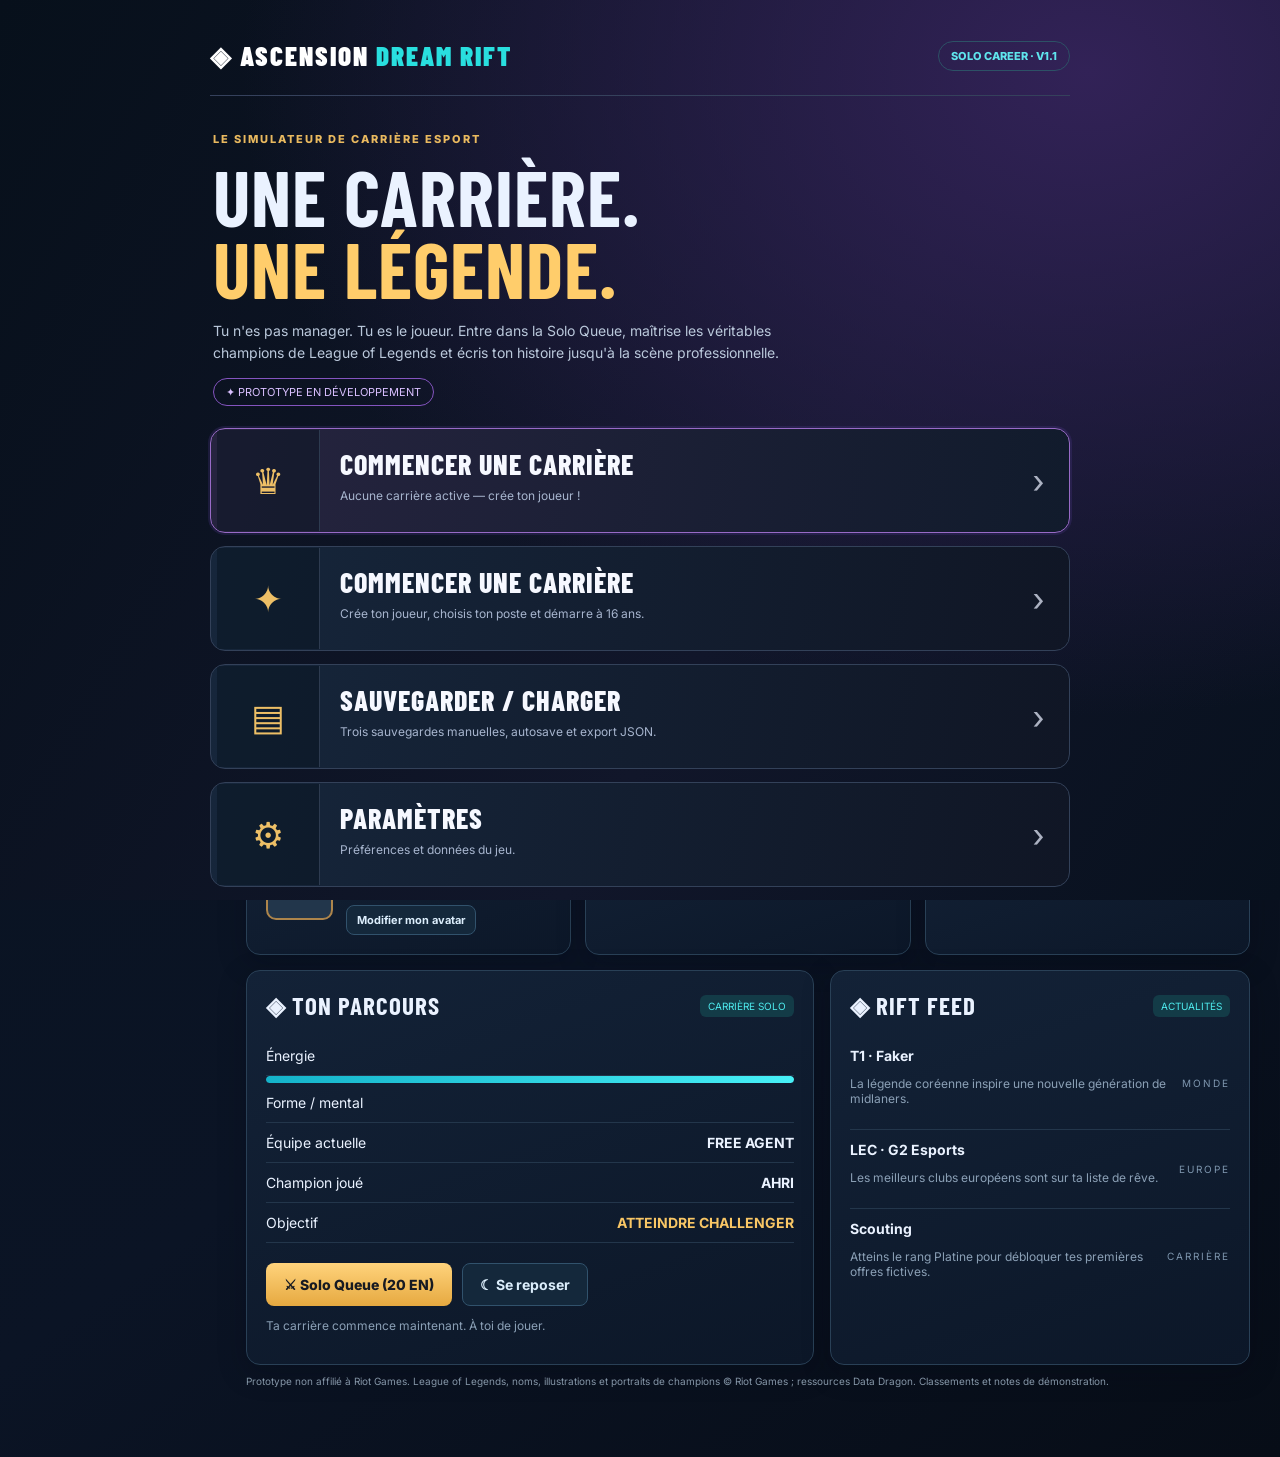
<file: v4-3-test.html>
<!doctype html><html lang="fr"><head><meta charset="UTF-8"><meta name="viewport" content="width=device-width, initial-scale=1"><title>Ascension Dream Rift — V4.3 classements 2026</title><style>
@import url('https://fonts.googleapis.com/css2?family=Barlow+Condensed:wght@500;600;700;800;900&family=Inter:wght@400;500;600;700;800&display=swap');
:root{font-family:Inter,Arial,sans-serif;color:#eaf2ff;background:#080f1b;font-size:14px}*{box-sizing:border-box}body{margin:0;background:linear-gradient(145deg,#081320,#0b1425 58%,#070d17);min-height:100vh}button,input,select{font:inherit}button{cursor:pointer}button:disabled{opacity:.5;cursor:not-allowed} .app{display:flex;min-height:100vh}.sidebar{width:216px;min-width:216px;border-right:1px solid #223247;background:#091521;padding:27px 16px;position:sticky;top:0;height:100vh}.brand{font:900 27px 'Barlow Condensed',sans-serif;letter-spacing:2px;color:white}.brand em{font-style:normal;color:#29dfdf}.small{font-size:10px;letter-spacing:2px;color:#7d95ad;text-transform:uppercase}.sidelink{border:1px solid transparent;background:none;width:100%;text-align:left;color:#8ea2b9;padding:13px;border-radius:9px;margin:4px 0}.sidelink:hover,.sidelink.active{background:#12263a;border-color:#28506c;color:#ffca65}.main{flex:1;min-width:0;padding:22px 30px 60px;max-width:1600px;margin:auto}.top{display:flex;align-items:center;justify-content:space-between;gap:15px;margin-bottom:22px}.eyebrow{color:#e9b95f;letter-spacing:2px;font-size:11px;font-weight:800;text-transform:uppercase}h1,h2,h3{font-family:'Barlow Condensed',sans-serif;letter-spacing:1px;margin:0}h1{font-size:35px;text-transform:uppercase}h2{font-size:25px}h3{font-size:19px}.muted{color:#8ba0b6}.pill{display:inline-block;border:1px solid #2d5166;border-radius:30px;color:#5fe5ed;padding:7px 12px;font-size:11px;font-weight:800}.card{background:linear-gradient(160deg,#132237,#0c1728);border:1px solid #294056;border-radius:14px;padding:19px;box-shadow:0 8px 28px #02081340}.hero{min-height:345px;border:1px solid #34506b;border-radius:17px;overflow:hidden;position:relative;background:linear-gradient(90deg,#0a1525 0%,#0c1829 42%,#101d34a0 76%),url('https://images.unsplash.com/photo-1542751371-adc38448a05e?w=1400&q=80') center/cover;display:flex;align-items:center;padding:35px;margin-bottom:17px}.hero:after{content:'';position:absolute;inset:0;background:linear-gradient(90deg,#081321f0,#08132199 65%,transparent);pointer-events:none}.hero-inner{position:relative;z-index:1;max-width:550px}.hero h2{font-size:59px;line-height:.94;margin:12px 0}.hero h2 span{color:#fac45d}.hero p{line-height:1.7;color:#b7c9dd;max-width:480px}.gold{background:linear-gradient(#ffd37c,#e6a940);color:#171a22;font-weight:800;border:none;border-radius:8px;padding:13px 18px}.ghost{background:#14283b;color:#dceefc;border:1px solid #31526c;border-radius:8px;padding:12px 17px;font-weight:700}.actions{display:flex;gap:10px;flex-wrap:wrap;margin-top:20px}.stats{display:grid;grid-template-columns:repeat(4,1fr);gap:12px;margin:15px 0}.num{font-size:27px;font-weight:800;color:#fff;margin-top:7px}.cyan{color:#36dfeb}.goldtext{color:#f8c665}.grid{display:grid;grid-template-columns:1.35fr 1fr;gap:16px}.sectiontitle{display:flex;justify-content:space-between;align-items:center;margin-bottom:15px}.bar{height:7px;border-radius:50px;background:#25344a;overflow:hidden}.fill{height:100%;background:linear-gradient(90deg,#14b3ca,#47f0f7);border-radius:40px}.goldfill{background:linear-gradient(90deg,#d39134,#ffd177)}.line{padding:11px 0;border-bottom:1px solid #23364b;display:flex;justify-content:space-between;gap:12px;align-items:center}.line:last-child{border-bottom:0}.tag{font-size:10px;background:#133b47;color:#4eebee;padding:5px 8px;border-radius:6px}.note{font-size:12px;color:#8ba0b6}.tabs{display:flex;flex-wrap:wrap;gap:8px;margin:12px 0 18px}.tabs button{background:#15273b;border:1px solid #2d4054;border-radius:8px;color:#b6c6d9;padding:9px 14px}.tabs button.active{background:#ffd06b;color:#18202c;border-color:#ffd06b}.training{display:grid;grid-template-columns:repeat(3,minmax(0,1fr));gap:13px}.traincard{padding:17px}.traincard h3{margin:10px 0}.traincard p{font-size:12px;min-height:36px;color:#94acc1}.rankrow{display:grid;grid-template-columns:35px 1fr 100px 75px;align-items:center;gap:10px;padding:13px;border-bottom:1px solid #23374c}.rankrow.me{background:#1b3b48}.rankrow strong{color:#ffd16b}.tabcontent{display:none}.tabcontent.active{display:block}.player{display:flex;gap:13px;align-items:center}.portrait{width:56px;height:60px;object-fit:cover;border-radius:8px;border:1px solid #416079}.search{padding:11px 13px;border:1px solid #2c4861;background:#0a1523;border-radius:8px;color:white;min-width:180px}.select{padding:11px;border:1px solid #2c4861;background:#0a1523;border-radius:8px;color:white}.modal{position:fixed;inset:0;background:#02060be8;z-index:50;display:flex;align-items:center;justify-content:center;padding:20px}.modal .card{width:100%;max-width:450px}.formfield{display:block;width:100%;margin:9px 0 14px;padding:12px;background:#0a1423;color:#fff;border:1px solid #385168;border-radius:8px}.bottomnav{display:none}.toast{position:fixed;bottom:25px;right:25px;padding:14px 20px;border-radius:9px;background:#164856;border:1px solid #3ab5bb;color:white;z-index:90;display:none}.photo-credit{font-size:10px;color:#8495a6;margin-top:10px}
@media(max-width:900px){.sidebar{display:none}.main{padding:15px 14px 90px}.hero{padding:25px;min-height:320px}.hero h2{font-size:45px}.stats{grid-template-columns:repeat(2,1fr)}.grid{grid-template-columns:1fr}.training{grid-template-columns:repeat(2,minmax(0,1fr))}.bottomnav{display:flex;position:fixed;bottom:0;left:0;right:0;background:#0b1829;border-top:1px solid #2d465d;z-index:20;justify-content:space-around;padding:9px 2px env(safe-area-inset-bottom)}.bottomnav button{border:0;background:none;color:#a0b3c9;font-size:10px;padding:7px}.bottomnav button.active{color:#ffcb62}.top h1{font-size:27px}}@media(max-width:420px){.training{grid-template-columns:1fr}.hero h2{font-size:39px}.rankrow{grid-template-columns:22px 1fr 62px 45px;font-size:11px}.stats{gap:8px}.card{padding:14px}}
.landing{position:fixed;inset:0;overflow:auto;z-index:40;background:radial-gradient(ellipse at 85% 8%,#322257 0%,transparent 55%),linear-gradient(120deg,#07101b,#11162a 60%,#08111e);padding:25px 16px 45px}.landing-body{max-width:860px;margin:auto}.landing-top{display:flex;justify-content:space-between;align-items:center;padding:14px 0 23px;border-bottom:1px solid #35415c;gap:8px}.landing-intro{padding:36px 3px 22px}.landing-intro h2{font-size:clamp(43px,7vw,78px);line-height:.92;margin:15px 0}.landing-intro h2 span{color:#ffcd6b}.landing-intro p{color:#bac8db;max-width:570px;line-height:1.6}.landing-menu{display:grid;gap:13px}.landing-choice{display:flex;align-items:stretch;min-height:105px;text-align:left;width:100%;border-radius:15px;border:1px solid #334159;background:linear-gradient(100deg,#16263b,#101625);color:#f6f8ff;overflow:hidden;transition:border-color .2s}.landing-choice:hover{border-color:#f5c56c}.landing-choice.featured{border-color:#986ac6;background:linear-gradient(100deg,#26243f,#111b2c);box-shadow:0 0 0 2px #6b47b72e}.choice-icon{min-width:103px;background:#06111d71;border-right:1px solid #2d3b50;display:grid;place-items:center;color:#edbf66;font-size:36px}.choice-txt{padding:17px 20px;flex:1;min-width:0}.choice-txt b{display:block;font:800 28px 'Barlow Condensed';letter-spacing:1px}.choice-txt span{display:block;color:#a7b5ce;font-size:12px;margin-top:7px}.choice-arrow{font-size:34px;color:#acb2c2;margin:auto 19px}.landing-foot{text-align:center;color:#74859b;font-size:10px;margin:26px auto}.modal-close{float:right;color:#abc5d7;border:0;background:transparent;font-size:27px}.slot{display:flex;flex-wrap:wrap;gap:9px;align-items:center;justify-content:space-between;background:#0b1b2f;border:1px solid #304962;border-radius:10px;padding:13px;margin:9px 0}.slot-actions{display:flex;gap:6px}.slot-actions button{padding:8px}.save-help{color:#a7bad0;font-size:12px;line-height:1.65}.champ-grid{display:grid;grid-template-columns:repeat(auto-fill,minmax(115px,1fr));gap:10px}.champ-option{background:#0a1929;border:1px solid #2b4056;border-radius:11px;padding:10px 7px;display:flex;flex-direction:column;align-items:center;gap:7px;color:white}.champ-option.selected{border:2px solid #faca65;background:#29283e}.champ-option img{width:82px;height:82px;border-radius:9px;object-fit:cover;background:#22344b}.champ-banner{border-radius:12px;min-height:165px;padding:15px;display:flex;align-items:flex-end;background:linear-gradient(90deg,#071321 10%,#142238a0),var(--champ-splash,none) center 30%/cover;border:1px solid #3d536b;margin:15px 0}.champ-banner strong{font:800 34px 'Barlow Condensed'}.tag-purple{display:inline-block;border:1px solid #8454bf;color:#d9c0ff;border-radius:25px;padding:6px 12px;font-size:11px}@media(max-width:600px){.landing{padding:10px 13px 34px}.landing-choice{min-height:86px}.choice-icon{min-width:68px;font-size:27px}.choice-txt{padding:12px 9px}.choice-txt b{font-size:22px}.choice-txt span{font-size:11px}.choice-arrow{margin:auto 9px}.champ-grid{grid-template-columns:repeat(3,minmax(0,1fr));gap:7px}.champ-option img{width:100%;height:auto;aspect-ratio:1}}
/* V1.2 - photorealistic avatar selection and real LoL rank crests */
.creation-overlay{z-index:64;align-items:center}.creation-card{width:min(860px,100%)!important;max-width:860px!important;max-height:93dvh;overflow:auto;padding:27px!important;border:1px solid #536785;background:linear-gradient(145deg,#12263c,#0c1626);box-shadow:0 25px 95px #010710bf}
.creation-card h1{font-size:clamp(33px,5vw,51px);margin:8px 0}.creator-lead{max-width:600px;line-height:1.6}.creator-columns{display:grid;grid-template-columns:.83fr 1.4fr;gap:25px;margin-top:21px}.creator-profile{text-align:center;background:linear-gradient(160deg,#152d47,#0a1425);border:1px solid #314b66;border-radius:15px;padding:19px;align-self:start;position:sticky;top:0}.creator-portrait{position:relative;aspect-ratio:4/5;max-height:300px;overflow:hidden;border-radius:13px;border:2px solid #be965b;background:#102238;margin:auto}.creator-portrait:after{content:'';position:absolute;inset:55% 0 0;background:linear-gradient(transparent,#101f31b8);pointer-events:none}.creator-portrait img{width:100%;height:100%;object-fit:cover;object-position:center 34%}.creator-profile h2{font-size:36px;margin-top:6px;overflow-wrap:anywhere}.creator-meta{display:flex;flex-wrap:wrap;gap:6px;justify-content:center;margin:9px 0}.creator-meta span{font-size:10px;border:1px solid #3c5873;border-radius:6px;padding:5px 7px;color:#c7daed}.creator-label{letter-spacing:2px;color:#f5c56c;font-size:11px;font-weight:800;margin:0 0 11px}.creator-field-label{color:#b9c7d8;font-weight:700;font-size:12px}.creator-fields .formfield{margin:7px 0 0}.gender-buttons{display:grid;grid-template-columns:1fr 1fr;gap:9px}.gender-buttons button{border:1px solid #34506a;background:#0a1627;border-radius:9px;color:#c0d1e4;padding:11px;font-weight:800}.gender-buttons button.selected{background:#44381f;color:#ffd078;border-color:#f3ba58}.avatar-choices{display:grid;grid-template-columns:repeat(6,minmax(0,1fr));gap:8px}.avatar-choice{display:block;position:relative;aspect-ratio:1;border:2px solid #34485e;border-radius:10px;overflow:hidden;background:#12233a;padding:0}.avatar-choice.selected{border-color:#ffcd6a;box-shadow:0 0 0 2px #e5a94648}.avatar-choice img{display:block;width:100%;height:100%;object-fit:cover}.avatar-choice.selected:after{content:'✓';position:absolute;right:3px;bottom:3px;background:#ffc665;color:#172032;font-size:11px;font-weight:900;border-radius:30px;width:18px;height:18px;display:grid;place-items:center}.creator-random{margin-top:9px;padding:9px 12px;font-size:12px}.create-submit{width:100%;margin-top:20px;padding:16px;letter-spacing:1px}.dashboard-avatar{width:67px;height:75px;object-fit:cover;border:2px solid #ad854b;border-radius:10px;background:#22364b}.player-stat-card,.rank-stat-card{display:flex;align-items:center;gap:13px}.mini-rank-crest{height:84px;width:75px;object-fit:contain;filter:drop-shadow(0 2px 8px #0008)}.rank-stat-card .num{font-size:23px}.promotion-modal{position:fixed;inset:0;z-index:110;display:flex;justify-content:center;align-items:center;overflow:auto;padding:20px;background:radial-gradient(ellipse at center,#1c365ad9,#050c19f8 70%);backdrop-filter:blur(9px)}.promotion-inner{position:relative;text-align:center;z-index:1;width:min(650px,100%);padding:23px 16px 34px;border:1px solid #ca9b51;border-radius:20px;background:linear-gradient(155deg,#172b45ec,#091322ef);box-shadow:0 0 65px #edc15d25,0 25px 100px #000b}.promotion-kicker{font-size:14px;color:#ffcc70}.promotion-title{font:900 clamp(39px,8vw,72px)/1.04 'Barlow Condensed',sans-serif;letter-spacing:3px;color:#ffda82;text-shadow:0 0 28px #d7a35188;margin:8px 0 16px}.promotion-crests{display:flex;align-items:center;justify-content:center;gap:7px;padding:4px 0 19px}.promotion-crests>div{position:relative;display:flex;flex-direction:column;align-items:center;gap:10px;min-width:0}.promotion-crests img{height:clamp(118px,28vw,202px);width:clamp(113px,26vw,200px);object-fit:contain;position:relative;z-index:2;filter:drop-shadow(0 10px 19px #0009)}.promotion-rank-old{opacity:.48;animation:oldRankSlide 1s both}.promotion-rank-new{animation:rankReveal 1.25s cubic-bezier(.14,.86,.31,1.3) both}.promotion-rank-new img{filter:drop-shadow(0 0 30px #fad176a8)}.promotion-crests span{font:800 clamp(17px,4vw,27px) 'Barlow Condensed',sans-serif;letter-spacing:2px;color:#fff}.promotion-divider{font-size:32px;color:#ffce70;align-self:center;animation:rankFlash 1.5s infinite alternate}.promotion-glow{position:absolute;inset:12% 0 20%;border-radius:100%;background:#ffd06c65;filter:blur(50px);animation:rankFlash 1s infinite alternate}.promotion-aurora{pointer-events:none;position:absolute;inset:0;background:radial-gradient(circle at 50% 43%,#eeb64b36,transparent 38%);animation:rankFlash 1.6s infinite alternate}.promotion-caption{color:#bbcee6;letter-spacing:2px;font-size:12px;font-weight:800;margin-bottom:21px}.promotion-inner .gold{font-size:13px;letter-spacing:1px;padding:15px 22px}@keyframes rankReveal{from{transform:scale(.35) translateY(42px) rotate(-13deg);opacity:0;filter:brightness(3)}60%{opacity:1}to{transform:scale(1) translateY(0) rotate(0);opacity:1;filter:brightness(1)}}@keyframes oldRankSlide{from{transform:translateX(40px) scale(1.1);opacity:1}to{transform:translateX(0) scale(.84);opacity:.48}}@keyframes rankFlash{from{opacity:.45}to{opacity:1}}@media(max-width:740px){.creation-overlay{padding:8px}.creation-card{padding:17px!important;max-height:96dvh}.creator-columns{grid-template-columns:1fr;gap:15px}.creator-profile{display:grid;grid-template-columns:100px 1fr;align-items:center;gap:3px 13px;text-align:left;position:static;padding:11px}.creator-portrait{grid-row:span 4;width:100px;height:126px;margin:0}.creator-profile .eyebrow{font-size:10px}.creator-profile h2{font-size:29px}.creator-profile .note{font-size:10px;line-height:1.35}.creator-meta{justify-content:start}.avatar-choices{gap:7px}.player-stat-card,.rank-stat-card{gap:9px}.dashboard-avatar{width:55px;height:66px}.mini-rank-crest{width:58px;height:69px}.rank-stat-card .num,.player-stat-card .num{font-size:19px}}@media(prefers-reduced-motion:reduce){.promotion-modal *{animation:none!important}}
.choice-icon.has-photo{background-position:center;background-size:cover;background-repeat:no-repeat}.save-slot-player{display:flex;align-items:center;gap:11px}.save-slot-avatar{width:44px;height:51px;object-fit:cover;border-radius:8px;border:1px solid #f8ca77}.save-slot-player .note{margin:6px 0 0}
/* V2 TEST — pro roster portrait treatments and prominent SoloQ rank */
.avatar-choice{aspect-ratio:3/4;border-radius:12px;isolation:isolate;background:radial-gradient(circle at 50% 20%,#385678,#090f1a 78%)}
.avatar-choice img{object-position:center 13%;filter:contrast(1.07) saturate(.87)}
.avatar-choice:before,.creator-portrait:after{content:"";position:absolute;z-index:2;left:-5%;right:-5%;bottom:-2%;height:39%;pointer-events:none;background:linear-gradient(100deg,transparent 9%,#224268 11%,#071425 29%,#0c2748 50%,#06101e 74%,#224268 89%,transparent 91%);clip-path:polygon(9% 27%,30% 7%,40% 0,50% 17%,60% 0,70% 7%,91% 27%,100% 100%,0 100%);border-bottom:3px solid #e7b75b}
.avatar-choice:before{height:36%}
.creator-portrait{position:relative;overflow:hidden;isolation:isolate}
.creator-portrait:after{height:34%}
.avatar-choice.selected{box-shadow:0 0 0 2px #e5a94670,0 0 21px #e6b75839}
.avatar-choice:hover{transform:translateY(-3px);border-color:#eac36c}
.rank-stat-card{min-height:178px;position:relative;overflow:hidden;gap:20px;border-color:#9a7440;background:radial-gradient(ellipse at 10% 35%,#644a2a66,transparent 55%),linear-gradient(160deg,#18273e,#0c1728)}
.rank-stat-card:after{content:"";position:absolute;inset:0;pointer-events:none;border-radius:14px;box-shadow:inset 0 0 28px #c49e2b1a}
.rank-stat-card .mini-rank-crest{height:clamp(125px,12vw,174px);width:clamp(112px,11vw,150px);flex-shrink:0;filter:drop-shadow(0 0 15px #d4a55662)}
.rank-stat-card .num{font-size:clamp(26px,3vw,39px);line-height:1.12;white-space:nowrap}
.rank-stat-card .small{letter-spacing:2px;font-weight:800;color:#f7d28b}
.rank-stat-card .note{font-weight:800;font-size:16px;color:#f2e3c4}
.promotion-modal{background:radial-gradient(ellipse at center,#203453ef,#030916fa 73%)}
.promotion-inner{width:min(790px,100%);border:2px solid #e3b66c;box-shadow:0 0 120px #d9a65436,0 35px 110px #000e;animation:v2Entrance .8s cubic-bezier(.17,.67,.29,1.18) both}
.promotion-rank-new img{animation:v2Crest 1.5s ease-out both;filter:drop-shadow(0 0 30px #ffd472c9)}
.promotion-rank-new{animation:rankReveal 1.25s cubic-bezier(.14,.86,.31,1.3) both}
.promotion-inner:after{content:"✦       ✦      ✧        ✦       ✧      ✦";position:absolute;left:0;right:0;top:30%;font-size:30px;letter-spacing:28px;color:#ffd88499;pointer-events:none;animation:v2Sparks 2.5s ease-out both}
@keyframes v2Entrance{from{transform:scale(.7) translateY(45px);opacity:0;filter:blur(10px)}to{transform:scale(1) translateY(0);opacity:1;filter:blur(0)}}
@keyframes v2Crest{0%{transform:scale(.2) rotate(-18deg);opacity:0}45%{transform:scale(1.25) rotate(4deg);opacity:1}70%{transform:scale(.94)}100%{transform:scale(1)}}
@keyframes v2Sparks{0%{opacity:0;transform:scale(.4) translateY(40px)}35%{opacity:1}100%{opacity:0;transform:scale(1.8) translateY(-65px)}}
@media(max-width:800px){.rank-stat-card{min-height:142px}.rank-stat-card .mini-rank-crest{width:95px;height:112px}.rank-stat-card .num{font-size:25px}.promotion-inner:after{letter-spacing:7px;font-size:16px}}
@media(prefers-reduced-motion:reduce){.promotion-inner,.promotion-inner:after,.promotion-rank-new img{animation:none!important}}

/* V3 fixes */
.avatar-choice:before,.creator-portrait:after{display:none!important}
.avatar-choice{aspect-ratio:3/4}
.avatar-choice img,.creator-portrait img{object-fit:cover;object-position:center center}
.rank-stat-card{min-width:0;min-height:160px;gap:10px;padding:15px}
.rank-stat-card>div{min-width:0;flex:1}
.rank-stat-card .mini-rank-crest{flex:0 0 100px;width:100px;height:115px;object-fit:contain}
.rank-stat-card .num{font-size:clamp(20px,2vw,30px);white-space:normal;overflow-wrap:normal;line-height:1.05}
.rank-stat-card .small{font-size:10px}
.rank-stat-card .note{font-size:14px}
.practice-layout{display:grid;grid-template-columns:minmax(0,1.7fr) minmax(285px,.9fr);gap:16px;align-items:start}
.practice-layout .training{display:grid;grid-template-columns:repeat(2,minmax(0,1fr));gap:12px}
.live-attributes{position:sticky;top:16px}
.skill-row{padding:8px 9px;border-radius:8px;transition:background .3s}
.skill-row.gain{animation:statRise 1.5s ease-out}
#training-feedback{min-height:24px;margin-top:12px;color:#fbd480;font-weight:900;font-size:17px}
#training-feedback.pop{animation:statRise 1.2s ease-out}
@keyframes statRise{0%{background:#d5a43b70;box-shadow:0 0 20px #f3ce6380;transform:scale(1.03)}100%{background:transparent;box-shadow:none;transform:scale(1)}}
@media(max-width:1100px){.practice-layout{grid-template-columns:1fr}.live-attributes{position:static}.rank-stat-card .mini-rank-crest{flex-basis:76px;width:76px;height:94px}}
@media(max-width:650px){.practice-layout .training{grid-template-columns:1fr}.rank-stat-card .num{font-size:22px}}
/* V4 official LoL crest image sizing */
.rank-stat-card .mini-rank-crest{object-fit:contain;object-position:center;filter:drop-shadow(0 0 11px #d4a55670)}
.promotion-crests img{object-fit:contain;object-position:center}

/* V4.1 — official ranked crest is the visual focal point; text stays proportionate */
.stats{display:grid;grid-template-columns:repeat(5,minmax(0,1fr));align-items:stretch}
.stats>.card{min-width:0}
.stats>.rank-stat-card{grid-column:span 2;display:flex;align-items:center;justify-content:center;gap:18px;padding:14px 20px;min-height:190px}
.stats>.rank-stat-card .mini-rank-crest{display:block;flex:0 0 175px!important;width:175px!important;height:175px!important;max-width:48%;object-fit:contain;filter:drop-shadow(0 0 15px #d5a85965)}
.stats>.rank-stat-card>div{flex:1;min-width:0}
.stats>.rank-stat-card #n-rank{font-family:'Barlow Condensed',sans-serif;font-weight:900;font-size:clamp(25px,2.6vw,39px)!important;letter-spacing:.6px;line-height:1.08;overflow-wrap:normal;word-break:normal}
.stats>.rank-stat-card #n-lp{margin-top:8px;font-size:18px}
.stats>.rank-stat-card .small{font-size:11px;letter-spacing:1.4px}
@media(max-width:1200px){.stats{grid-template-columns:repeat(2,minmax(0,1fr))}.stats>.rank-stat-card{grid-column:span 2}.stats>.rank-stat-card .mini-rank-crest{flex-basis:175px!important;width:175px!important;height:175px!important}}
@media(max-width:550px){.stats>.rank-stat-card{padding:12px;gap:8px;min-height:155px}.stats>.rank-stat-card .mini-rank-crest{flex-basis:125px!important;width:125px!important;height:140px!important;max-width:45%}.stats>.rank-stat-card #n-rank{font-size:clamp(22px,6vw,31px)!important}.stats>.rank-stat-card #n-lp{font-size:15px}}
/* V4.1 rank emblem and rank title in distinct independent panels */
.stats>.rank-stat-card{gap:12px!important;min-height:190px;justify-content:stretch!important}
.rank-emblem-panel{min-width:0!important;flex:0 0 46%!important;height:175px;display:flex;align-items:center;justify-content:center;border-radius:12px;background:radial-gradient(ellipse at center,#b8894930,#0917276b 70%);border:1px solid #b58c4838}
.rank-name-panel{min-width:0!important;flex:1!important;display:flex;flex-direction:column;justify-content:center;align-items:flex-start;padding:10px 2px}
.stats>.rank-stat-card .rank-emblem-panel .mini-rank-crest{max-width:none!important;width:175px!important;height:175px!important;flex:none!important}
.stats>.rank-stat-card .rank-name-panel #n-rank{font-size:clamp(24px,2.5vw,38px)!important;line-height:1.07;word-break:normal}
@media(max-width:550px){.rank-emblem-panel{height:130px;flex-basis:44%!important}.stats>.rank-stat-card .rank-emblem-panel .mini-rank-crest{width:130px!important;height:130px!important}.stats>.rank-stat-card .rank-name-panel #n-rank{font-size:clamp(22px,5.4vw,28px)!important}}

/* V4.2 — a spectacular ranked showcase, readable fixed-size rank name */
.stats{grid-template-columns:repeat(3,minmax(0,1fr))!important;gap:14px}
.stats>.rank-stat-card{grid-column:1/-1!important;grid-row:1;display:flex!important;align-items:center;justify-content:center!important;gap:32px!important;min-height:310px!important;padding:20px 40px!important;isolation:isolate;overflow:hidden;background:radial-gradient(ellipse at 30% 44%,#9e6c3540,transparent 51%),linear-gradient(120deg,#162943,#0b1424 80%);border:1px solid #ad874a;box-shadow:0 0 32px #ad873629,inset 0 0 34px #c09b2316}
.stats>.rank-stat-card:before{content:"";position:absolute;inset:-45%;z-index:-1;background:conic-gradient(from 0deg,transparent 20%,#ffd16a1d 27%,transparent 36%,transparent 67%,#fff2ae13 75%,transparent 82%);animation:rankAura 17s linear infinite}
.stats>.rank-stat-card .rank-emblem-panel{height:280px!important;flex:0 0 330px!important;max-width:48%;position:relative;background:radial-gradient(circle,#e5bd4c30,transparent 67%)!important;border:none!important;overflow:visible;filter:drop-shadow(0 0 28px #edbd4860)}
.stats>.rank-stat-card .rank-emblem-panel:after{content:"";position:absolute;inset:12%;border:1px solid #ebc9785c;border-radius:50%;box-shadow:0 0 45px #c9943955,inset 0 0 50px #b888302c;z-index:-1}
.stats>.rank-stat-card .rank-emblem-panel .mini-rank-crest{width:310px!important;height:310px!important;max-width:100%!important;flex:none!important;filter:drop-shadow(0 0 27px #efc97491);animation:rankFloat 4s ease-in-out infinite}
.stats>.rank-stat-card .rank-name-panel{flex:1!important;align-items:flex-start;max-width:390px;gap:8px}
.stats>.rank-stat-card .rank-name-panel #n-rank{font-size:32px!important;line-height:1.13!important;letter-spacing:1px}
.stats>.rank-stat-card .rank-name-panel #n-lp{font-size:20px!important;margin:0}
.stats>.rank-stat-card .rank-name-panel .small{font-size:12px!important;color:#edca88}
@keyframes rankFloat{0%,100%{transform:translateY(0) scale(1)}50%{transform:translateY(-9px) scale(1.025)}}
@keyframes rankAura{to{transform:rotate(360deg)}}
@media(max-width:900px){.stats{grid-template-columns:repeat(2,minmax(0,1fr))!important}.stats>.rank-stat-card{padding:16px!important;gap:8px!important;min-height:250px!important}.stats>.rank-stat-card .rank-emblem-panel{flex-basis:240px!important;height:240px!important}.stats>.rank-stat-card .rank-emblem-panel .mini-rank-crest{width:250px!important;height:250px!important}}
@media(max-width:560px){.stats>.rank-stat-card{min-height:220px!important;padding:12px!important}.stats>.rank-stat-card .rank-emblem-panel{flex-basis:52%!important;max-width:52%;height:200px!important}.stats>.rank-stat-card .rank-emblem-panel .mini-rank-crest{width:205px!important;height:205px!important}.stats>.rank-stat-card .rank-name-panel #n-rank{font-size:27px!important}.stats>.rank-stat-card .rank-name-panel #n-lp{font-size:17px!important}}
@media(prefers-reduced-motion:reduce){.stats>.rank-stat-card:before,.stats>.rank-stat-card .mini-rank-crest{animation:none!important}}

/* Split 3 2026 Riot regional rankings — mobile first */
.standings-intro{margin:0 0 17px;font-size:13px;line-height:1.6;max-width:780px}
.region-tabs{display:flex;flex-wrap:wrap;gap:8px!important;margin:14px 0 18px}
.region-tabs button{flex:0 0 auto!important;white-space:nowrap;padding:12px 18px;border-radius:9px;font-size:13px;letter-spacing:.8px}
.standings-card{padding:22px;overflow:hidden}
.standings-heading{display:flex;justify-content:space-between;align-items:center;gap:16px;margin-bottom:16px;flex-wrap:wrap}
.standings-heading h2{font-size:34px;color:#fbd184}
.standings-heading p{margin:5px 0 0}
.standings-source{border:1px solid #b6945273;color:#ffd37f;text-decoration:none;letter-spacing:1px;font-size:11px;font-weight:900;padding:11px 14px;border-radius:8px;white-space:nowrap}
.standings-source:hover{background:#dca95724}
.ranking-group{border:1px solid #2a4155;border-radius:12px;overflow:hidden;margin:17px 0 22px}
.ranking-group-title{display:flex;justify-content:space-between;align-items:center;gap:12px;padding:15px;background:linear-gradient(90deg,#1f374a,#152537);color:#ffd184;font-weight:900;letter-spacing:.8px;font-size:14px}
.rank-table-header,.rank-table-row{display:grid;grid-template-columns:40px minmax(0,1fr) 40px 40px 74px;align-items:center;gap:12px;padding:10px 15px}
.rank-table-header{background:#091524;color:#83a2b7;font-size:10px;font-weight:900;letter-spacing:1.2px}
.rank-table-row{min-height:58px;border-top:1px solid #25364a;background:#0c192a;transition:background .2s}
.rank-table-row:nth-child(odd){background:#101d2f}
.rank-table-row:hover{background:#19314b}
.rank-table-row.rank-first{background:linear-gradient(90deg,#7e5e223d,#17283b)}
.rank-position{font:900 20px 'Barlow Condensed',sans-serif;color:#b9d0e5}
.rank-first .rank-position{color:#ffd475}
.rank-team{display:flex;align-items:center;gap:11px;min-width:0}
.rank-team b{font-size:13px;overflow-wrap:anywhere}
.team-initials{display:grid;place-items:center;flex:0 0 45px;min-height:32px;border-radius:7px;background:linear-gradient(150deg,#254260,#152438);border:1px solid #315471;color:#f9d28e;font:800 11px 'Barlow Condensed',sans-serif;letter-spacing:.3px}
.rank-win,.rank-loss,.rank-winrate{font-weight:800;font-size:12px;white-space:nowrap;text-align:center}
.rank-win{color:#56dbac}
.rank-loss{color:#ef8d9d}
.rank-winrate{color:#e2eafa}
.standings-footer{font-size:11px;line-height:1.6;margin:0}
@media(max-width:600px){
.standings-card{padding:12px}
.region-tabs{gap:6px!important}
.region-tabs button{padding:10px 11px;font-size:12px}
.standings-heading h2{font-size:28px}
.rank-table-header,.rank-table-row{grid-template-columns:24px minmax(0,1fr) 23px 23px 51px;gap:5px;padding:9px 6px}
.rank-team{gap:6px}
.team-initials{flex-basis:32px;min-height:26px;font-size:9px}
.rank-team b{font-size:11px}
.rank-position{font-size:16px}
.rank-win,.rank-loss,.rank-winrate{font-size:10px}
.rank-table-header{font-size:9px;letter-spacing:0}
}
</style></head><body><div class="landing" id="landing"><div class="landing-body"><div class="landing-top"><div class="brand">◈ ASCENSION <em>DREAM RIFT</em></div><span class="pill">SOLO CAREER · V1.1</span></div><div class="landing-intro"><div class="eyebrow">LE SIMULATEUR DE CARRIÈRE ESPORT</div><h2>UNE CARRIÈRE.<br><span>UNE LÉGENDE.</span></h2><p>Tu n'es pas manager. Tu es le joueur. Entre dans la Solo Queue, maîtrise les véritables champions de League of Legends et écris ton histoire jusqu'à la scène professionnelle.</p><span class="tag-purple">✦ PROTOTYPE EN DÉVELOPPEMENT</span></div><div class="landing-menu"><button class="landing-choice featured" onclick="continueCareer()"><span class="choice-icon" id="menu-profile-photo">♛</span><span class="choice-txt"><b id="continue-title">CONTINUER MA CARRIÈRE</b><span id="continue-subtitle">Reprendre ta dernière partie.</span></span><span class="choice-arrow">›</span></button><button class="landing-choice" onclick="newCareerPrompt()"><span class="choice-icon">✦</span><span class="choice-txt"><b>COMMENCER UNE CARRIÈRE</b><span>Crée ton joueur, choisis ton poste et démarre à 16 ans.</span></span><span class="choice-arrow">›</span></button><button class="landing-choice" onclick="showSaves()"><span class="choice-icon">▤</span><span class="choice-txt"><b>SAUVEGARDER / CHARGER</b><span>Trois sauvegardes manuelles, autosave et export JSON.</span></span><span class="choice-arrow">›</span></button><button class="landing-choice" onclick="showSettings()"><span class="choice-icon">⚙</span><span class="choice-txt"><b>PARAMÈTRES</b><span>Préférences et données du jeu.</span></span><span class="choice-arrow">›</span></button></div><div class="landing-foot">ASCENSION DREAM RIFT · FAN GAME NON OFFICIEL · NON AFFILIÉ À RIOT GAMES</div></div></div><div class="app"><aside class="sidebar"><div class="brand">◈ ASCENSION <em>RIFT</em></div><p class="small">Your journey. Your legacy.</p><div style="height:30px"></div><div class="small">Carrière</div><div id="side"></div><hr style="border:0;border-top:1px solid #223247;margin-top:30px"><p class="note">Prototype V1 · Solo Career<br>Non affilié à Riot Games</p></aside><main class="main"><header class="top"><div><div class="eyebrow">MOBA · PRO PLAYER CAREER</div><h1 id="pagetitle">Tableau de bord</h1></div><div><button class="ghost" onclick="showSaves()">▤ Sauver</button> <button class="ghost" onclick="openMenu()">☰ Menu</button> <span class="pill" id="season">SAISON 2026 · S1</span></div></header>
<section id="home" class="tabcontent active"><div class="hero"><div class="hero-inner"><div class="eyebrow">✦ LE PARCOURS VERS LE SOMMET COMMENCE ICI</div><h2>TON TALENT.<br><span>TA LÉGENDE.</span></h2><p>De jeune espoir à superstar mondiale. Entraîne ton joueur, grimpe en SoloQ, gagne en réputation et décroche un contrat dans la scène professionnelle.</p><div class="actions"><button class="gold" onclick="go('practice')">⚡ COMMENCER L'ENTRAÎNEMENT →</button><button class="ghost" onclick="simulate()">▶ JOUER UN MATCH</button></div></div></div>
<div class="stats"><div class="card player-stat-card"><img id="dashboard-avatar" class="dashboard-avatar" alt="Avatar du joueur"><div><div class="small">Ton joueur</div><div class="num" id="n-name">SKYEN</div><div class="note" id="n-role">MID · 16 ANS</div><button class="ghost" style="margin-top:8px;padding:7px 10px;font-size:11px" onclick="showAvatarChange()">Modifier mon avatar</button></div></div><div class="card rank-stat-card"><div class="rank-emblem-panel"><img id="dashboard-rank-crest" class="mini-rank-crest" alt="Emblème du rang League of Legends"></div><div class="rank-name-panel"><div class="small">RANG SOLO QUEUE</div><div class="num goldtext" id="n-rank">BRONZE IV</div><div class="note" id="n-lp">0 LP</div></div></div><div class="card"><div class="small">Note générale</div><div class="num cyan" id="n-ovr">43 OVR</div><div class="note">Potentiel en progression</div></div><div class="card"><div class="small">Notoriété</div><div class="num" id="n-fans">120</div><div class="note">Abonnés</div></div></div>
<div class="grid"><div class="card"><div class="sectiontitle"><h2>◈ TON PARCOURS</h2><span class="tag">CARRIÈRE SOLO</span></div><div class="line"><span>Énergie</span><strong id="energytext"></strong></div><div class="bar"><div class="fill" id="energybar"></div></div><div class="line"><span>Forme / mental</span><strong id="mentaltext"></strong></div><div class="line"><span>Équipe actuelle</span><b id="contract">FREE AGENT</b></div><div class="line"><span>Champion joué</span><b id="profile-champ">AHRI</b></div><div class="line"><span>Objectif</span><b class="goldtext">ATTEINDRE CHALLENGER</b></div><div class="actions"><button class="gold" onclick="simulate()">⚔ Solo Queue (20 EN)</button><button class="ghost" onclick="rest()">☾ Se reposer</button></div><p class="note" id="matchmsg">Ta carrière commence maintenant. À toi de jouer.</p></div><div class="card"><div class="sectiontitle"><h2>◈ RIFT FEED</h2><span class="tag">ACTUALITÉS</span></div><div class="line"><div><b>T1 · Faker</b><p class="note">La légende coréenne inspire une nouvelle génération de midlaners.</p></div><span class="small">MONDE</span></div><div class="line"><div><b>LEC · G2 Esports</b><p class="note">Les meilleurs clubs européens sont sur ta liste de rêve.</p></div><span class="small">EUROPE</span></div><div class="line"><div><b>Scouting</b><p class="note">Atteins le rang Platine pour débloquer tes premières offres fictives.</p></div><span class="small">CARRIÈRE</span></div></div></div></section>
<section id="practice" class="tabcontent"><div class="sectiontitle"><h2>DEVIENS INCONTOURNABLE</h2><span class="pill" id="pracenergy">100 EN</span></div><div class="tabs"><button class="active" onclick="practiceTab('activities',this)">ENTRAÎNEMENT + ATTRIBUTS</button><button onclick="practiceTab('champions',this)">CHAMPIONS</button></div><div class="practice-layout" id="practice-layout"><div id="activities" class="training"></div><div id="attributes" class="card live-attributes"></div></div><div id="training-feedback" role="status" aria-live="polite"></div><div id="champions" style="display:none" class="card"><h2>CHAMPION POOL</h2><p class="muted">Choisis un véritable champion de League of Legends pour les matchs classés.</p><div id="champ-selected"></div><div class="tabs" id="role-filters"></div><div id="champ-list" class="champ-grid"></div></div></section>
<section id="standings" class="tabcontent"><div class="sectiontitle"><h2>CLASSEMENTS ESPORT 2026</h2><span class="pill">6 LIGUES · ÉQUIPES RÉELLES</span></div><p class="muted standings-intro">Les classements régionaux 2026 de League of Legends, par compétition. Données officielles de Riot Games, figées au 13 octobre 2026 (pas de mise à jour en direct).</p><div class="tabs region-tabs" id="region-tabs" aria-label="Choisir une ligue"><button class="active" onclick="league('LEC')">🇪🇺 LEC</button><button onclick="league('LCK')">🇰🇷 LCK</button><button onclick="league('LPL')">🇨🇳 LPL</button><button onclick="league('LCS')">🇺🇸 LCS</button><button onclick="league('CBLOL')">🇧🇷 CBLOL</button><button onclick="league('LCP')">🌏 LCP</button></div><div class="card standings-card"><div class="standings-heading"><div><div class="eyebrow" id="league-kicker">EUROPE · LEC</div><h2 id="league-title">LEC 2026</h2><p class="muted" id="league-phase"></p></div><a id="league-source" class="standings-source" href="https://lolesports.com" target="_blank" rel="noopener noreferrer">SOURCE OFFICIELLE ↗</a></div><div id="ranking" aria-live="polite"></div><p class="muted standings-footer" id="league-footer"></p></div></section>
<section id="life" class="tabcontent"><div class="grid"><div class="card"><div class="eyebrow">OFF THE RIFT</div><h2>LA VIE D'UN FUTUR PRO</h2><p class="muted">Gère ta réputation, tes streams et ta fatigue. Tu restes le joueur, jamais le manager.</p><div class="line"><span>Followers</span><b class="cyan" id="life-fans"></b></div><div class="line"><span>Cash</span><b id="life-cash"></b></div><div class="line"><span>Réputation</span><b id="life-rep"></b></div><div class="actions"><button class="gold" onclick="stream()">🎥 LANCER UN STREAM (15 EN)</button><button class="ghost" onclick="rest()">☾ SE REPOSER</button></div></div><div class="card"><h2>◈ CONTRATS PROFESSIONNELS</h2><p class="muted">Tu peux rejoindre une équipe professionnelle lorsque ta réputation et ton rang deviennent suffisants.</p><div class="line"><span>Première offre</span><span class="tag">PLATINE REQUIS</span></div><div class="line"><span>Contrat en cours</span><strong id="life-team">LIBRE</strong></div><p class="note">Les offres sont fictives dans cette première version. Les clubs affichés dans le classement sont réels.</p></div></div></section>
<section id="stats" class="tabcontent"><div class="stats"><div class="card"><div class="small">Matchs joués</div><div class="num" id="s-games"></div></div><div class="card"><div class="small">Victoires</div><div class="num cyan" id="s-wins"></div></div><div class="card"><div class="small">Winrate</div><div class="num" id="s-wr"></div></div><div class="card"><div class="small">LP</div><div class="num goldtext" id="s-lp"></div></div></div><div class="card"><h2>🏆 TROPHÉES À CONQUÉRIR</h2><div class="training" style="margin-top:15px"><div class="card">◇ PREMIÈRE VICTOIRE<br><span class="note" id="ach1">À débloquer</span></div><div class="card">✦ 10 MATCHS<br><span class="note" id="ach2">À débloquer</span></div><div class="card">♛ CHALLENGER<br><span class="note">À débloquer</span></div></div><h2 style="margin-top:24px">DERNIERS MATCHS</h2><div id="history"></div></div></section>
<p class="photo-credit">Prototype non affilié à Riot Games. League of Legends, noms, illustrations et portraits de champions © Riot Games ; ressources Data Dragon. Classements et notes de démonstration.</p></main></div><nav class="bottomnav" id="bottom"></nav><div class="promotion-modal" id="promotion-modal" role="dialog" aria-modal="true" aria-labelledby="promotion-title" style="display:none">
<div class="promotion-aurora"></div><div class="promotion-inner">
<div class="eyebrow promotion-kicker">✦ ASCENSION ACCOMPLIE ✦</div>
<div class="promotion-title" id="promotion-title">PROMOTION !</div>
<div class="promotion-crests"><div class="promotion-rank-old"><img id="promotion-old-icon" alt="Ancien emblème de rang"><span id="promotion-old-label">BRONZE IV</span></div>
<div class="promotion-divider">➜</div><div class="promotion-rank-new"><div class="promotion-glow"></div><img id="promotion-new-icon" alt="Nouvel emblème de rang"><span id="promotion-new-label">BRONZE III</span></div></div>
<div class="promotion-caption" id="promotion-caption">UNE ÉTAPE DE PLUS VERS LE SOMMET.</div>
<button class="gold" onclick="closePromotion()">CONTINUER MA CARRIÈRE →</button>
</div></div><div class="toast" id="toast"></div><div class="modal creation-overlay" id="newModal" style="display:none"><div class="card creation-card">
<button class="modal-close" onclick="closeModal('newModal')" aria-label="Fermer">×</button>
<div class="eyebrow">◆ NOUVELLE CARRIÈRE · PLAYER CREATOR</div><h1>CRÉE TA <span class="goldtext">LÉGENDE</span></h1>
<p class="muted creator-lead">Tout commence par ton identité. Choisis ton visage, ton poste et écris ton histoire sur la scène esport.</p>
<div class="creator-columns"><div class="creator-profile">
<div class="creator-portrait"><img id="creator-preview-image" alt="Portrait de l'avatar sélectionné" src="https://randomuser.me/api/portraits/men/14.jpg"></div>
<div class="eyebrow" style="margin-top:12px">TA FUTURE STAR</div><h2 id="creator-preview-name">SKYEN</h2>
<div class="creator-meta"><span id="creator-preview-role">MIDLANER</span><span>16 ANS</span><span>FREE AGENT</span></div>
<p class="note">Portrait de démonstration avec tenue e-sport fictive. Ton choix est sauvegardé.</p></div>
<div class="creator-fields"><div class="creator-label">01 / TON IDENTITÉ</div>
<label class="creator-field-label" for="pseudo">Pseudo du joueur</label>
<input id="pseudo" class="formfield" value="SkyeN" maxlength="20" autocomplete="off" oninput="refreshAvatarPreview()">
<div class="creator-label" style="margin-top:15px">02 / TON PERSONNAGE</div>
<div class="gender-buttons" role="group" aria-label="Présentation de l'avatar">
<button class="selected" id="gender-man" onclick="pickGender('man')">♂ Homme</button>
<button id="gender-woman" onclick="pickGender('woman')">♀ Femme</button></div>
<p class="note" style="margin:9px 0">Choisis parmi 12 portraits illustrés de joueurs e-sport avec des maillots fictifs.</p>
<div class="avatar-choices" id="avatarChoices"></div>
<button class="creator-random ghost" onclick="randomAvatar()">⤨ Avatar aléatoire</button>
<div class="creator-label" style="margin-top:19px">03 / TON POSTE</div>
<label class="creator-field-label" for="role">Rôle principal</label><select id="role" class="formfield" onchange="refreshAvatarPreview()"><option>MID</option><option>TOP</option><option>JUNGLE</option><option>ADC</option><option>SUPPORT</option></select>
<button id="creator-submit" class="gold create-submit" onclick="createGame()">COMMENCER MA CARRIÈRE →</button><button id="avatar-update" class="gold create-submit" style="display:none" onclick="updateAvatar()">ENREGISTRER MON PROFIL →</button>
</div></div></div></div><div class="modal" id="saveModal" style="display:none"><div class="card" style="max-width:650px;max-height:90vh;overflow:auto"><button class="modal-close" onclick="closeModal('saveModal')">×</button><div class="eyebrow">GESTION DE CARRIÈRE</div><h1>SAUVEGARDES</h1><p class="save-help">Sauvegarde automatique dans ce navigateur. Utilise les emplacements manuels pour conserver plusieurs carrières ; l'export JSON permet le transfert sur un autre appareil.</p><div id="auto-save-info" class="slot"></div><div id="save-slots"></div><div class="actions"><button class="ghost" onclick="exportCareer()">⬇ Exporter ma carrière</button><button class="ghost" onclick="document.getElementById('import-json').click()">⬆ Importer une carrière</button></div><input type="file" id="import-json" accept=".json,application/json" style="display:none" onchange="importCareer(this)"></div></div><div class="modal" id="settingsModal" style="display:none"><div class="card"><button class="modal-close" onclick="closeModal('settingsModal')">×</button><div class="eyebrow">PRÉFÉRENCES</div><h1>PARAMÈTRES</h1><div class="line"><span>Langue</span><b>Français</b></div><div class="line"><span>Version</span><b>V1.1 — prototype</b></div><div class="line"><span>Sauvegarde</span><b>Locale + export JSON</b></div><p class="save-help">La suppression des données du navigateur peut effacer les sauvegardes. Exporte ta partie pour la conserver.</p><div class="actions"><button class="ghost" onclick="closeModal('settingsModal');showSaves()">Gérer les sauvegardes</button><button class="ghost" onclick="previewPromotion()">▶ Tester animation de promotion</button><button class="ghost" onclick="resetGame()">Réinitialiser</button></div></div></div><script>


/* Player portrait selection: 12 photographic portrait options from Random User. */
const AVATARS=[
{id:'m1',gender:'man',url:'https://randomuser.me/api/portraits/men/14.jpg'},
{id:'m2',gender:'man',url:'https://randomuser.me/api/portraits/men/29.jpg'},
{id:'m3',gender:'man',url:'https://randomuser.me/api/portraits/men/55.jpg'},
{id:'m4',gender:'man',url:'https://randomuser.me/api/portraits/men/77.jpg'},
{id:'m5',gender:'man',url:'https://randomuser.me/api/portraits/men/3.jpg'},
{id:'m6',gender:'man',url:'https://randomuser.me/api/portraits/men/64.jpg'},
{id:'w1',gender:'woman',url:'https://randomuser.me/api/portraits/women/12.jpg'},
{id:'w2',gender:'woman',url:'https://randomuser.me/api/portraits/women/21.jpg'},
{id:'w3',gender:'woman',url:'https://randomuser.me/api/portraits/women/34.jpg'},
{id:'w4',gender:'woman',url:'https://randomuser.me/api/portraits/women/48.jpg'},
{id:'w5',gender:'woman',url:'https://randomuser.me/api/portraits/women/69.jpg'},
{id:'w6',gender:'woman',url:'https://randomuser.me/api/portraits/women/82.jpg'}
];

/* V3 illustrated esports portraits: original SVG drawings, no stock headshots */
const portraitThemes=[
 {skin:'#e6ab80',hair:'#22191c',jersey:'#151e38',trim:'#e9b74d',style:0},
 {skin:'#b97a57',hair:'#13171c',jersey:'#182a40',trim:'#31c9db',style:1},
 {skin:'#f3cba9',hair:'#472a1d',jersey:'#221c39',trim:'#bd8afd',style:2},
 {skin:'#946141',hair:'#1a1117',jersey:'#101f26',trim:'#46c391',style:3},
 {skin:'#dba07d',hair:'#4e2d21',jersey:'#291c31',trim:'#ff8c74',style:4},
 {skin:'#ba896c',hair:'#161b26',jersey:'#182342',trim:'#d9a64d',style:5},
 {skin:'#ebbb98',hair:'#2d1820',jersey:'#151e38',trim:'#e9b74d',style:2},
 {skin:'#8e583f',hair:'#1d171b',jersey:'#182a40',trim:'#31c9db',style:4},
 {skin:'#efc5a0',hair:'#483022',jersey:'#221c39',trim:'#bd8afd',style:1},
 {skin:'#b47b60',hair:'#22141b',jersey:'#101f26',trim:'#46c391',style:0},
 {skin:'#c88d65',hair:'#181b22',jersey:'#291c31',trim:'#ff8c74',style:3},
 {skin:'#f1d0a9',hair:'#5a3826',jersey:'#182342',trim:'#d9a64d',style:5}
];
function esportsPortrait(index){const t=portraitThemes[index%portraitThemes.length];const woman=index>=6;const side=woman?'M108 105 Q78 118 84 212 L116 227 L151 208 L174 231 Q194 190 165 103Z':'';const hair=['M100 124 Q81 101 96 73 Q103 50 127 54 Q147 39 165 55 Q191 56 191 87 L177 120 L165 83 Q139 92 116 82Z','M99 122 Q84 90 99 66 Q128 40 168 62 Q188 77 181 121 L172 86 Q131 73 107 95Z','M96 126 Q72 94 101 73 Q97 49 127 55 Q153 33 174 59 Q198 57 188 98 L179 122 L171 82 Q133 104 112 86Z','M102 124 Q90 100 101 77 Q125 50 168 63 Q189 83 180 123 L174 93 Q131 81 111 95Z','M100 126 Q75 95 100 65 Q122 46 142 52 Q169 37 188 75 L176 121 L165 83 Q133 91 109 82Z','M96 118 Q95 65 123 59 Q148 39 175 65 Q192 83 182 124 L173 96 Q147 68 112 93Z'][t.style];const svg=`<svg xmlns="http://www.w3.org/2000/svg" viewBox="0 0 270 320"><defs><linearGradient id="b" x2="1" y2="1"><stop stop-color="#152e4b"/><stop offset="1" stop-color="#080e1a"/></linearGradient><linearGradient id="j" x2=".2" y2="1"><stop stop-color="${t.jersey}"/><stop offset="1" stop-color="#070d17"/></linearGradient></defs><rect width="270" height="320" fill="url(#b)"/><path d="M0 70 L270 0 M0 240 L270 120" stroke="${t.trim}" stroke-width="2" opacity=".16"/><circle cx="138" cy="116" r="98" fill="${t.trim}" opacity=".055"/><path d="M34 320 Q36 249 81 229 L116 214 L155 212 L196 233 Q239 246 245 320Z" fill="url(#j)" stroke="${t.trim}" stroke-width="3"/><path d="M83 232 L113 220 L135 251 L157 220 L193 232" stroke="${t.trim}" stroke-width="7" fill="none"/><path d="M111 215 L116 183 L158 184 L164 215 L137 238Z" fill="${t.skin}"/><path d="${side}" fill="${t.hair}"/><ellipse cx="99" cy="153" rx="9" ry="14" fill="${t.skin}"/><ellipse cx="177" cy="153" rx="9" ry="14" fill="${t.skin}"/><path d="M100 112 Q97 76 135 70 Q180 77 177 125 L169 181 Q155 204 138 208 Q116 199 106 180Z" fill="${t.skin}"/><path d="M113 142 Q122 136 132 141 M146 141 Q155 136 165 141" stroke="#241d23" stroke-width="4" stroke-linecap="round"/><ellipse cx="123" cy="146" rx="3" ry="3" fill="#162433"/><ellipse cx="155" cy="146" rx="3" ry="3" fill="#162433"/><path d="M139 150 L135 169 L145 172" stroke="#915c4c" stroke-width="2.5" fill="none"/><path d="M127 185 Q140 190 152 184" stroke="#804c45" stroke-width="3" fill="none" stroke-linecap="round"/><path d="${hair}" fill="${t.hair}"/><path d="M107 107 Q133 88 168 99" stroke="${t.hair}" stroke-width="12" stroke-linecap="round" fill="none"/><path d="M104 240 L135 270 L165 240" fill="none" stroke="${t.trim}" stroke-width="2" opacity=".7"/><path d="M115 282 L135 276 L155 282 L145 296 L125 296Z" fill="${t.trim}" opacity=".8"/><text x="135" y="310" fill="#c9d9e7" font-size="10" font-weight="bold" text-anchor="middle" letter-spacing="3">RIFT ACADEMY</text></svg>`;return 'data:image/svg+xml;charset=UTF-8,'+encodeURIComponent(svg)}
AVATARS.forEach((a,i)=>a.url=esportsPortrait(i));

let creatorGender='man',creatorAvatarId='m1';
const getAvatar=id=>AVATARS.find(a=>a.id===id)||AVATARS[0];
function pickGender(gender){if(!['man','woman'].includes(gender))return;creatorGender=gender;if(getAvatar(creatorAvatarId).gender!==gender)creatorAvatarId=AVATARS.find(a=>a.gender===gender).id;renderAvatarChoices();}
function pickAvatar(id){const a=AVATARS.find(x=>x.id===id);if(!a)return;creatorGender=a.gender;creatorAvatarId=a.id;renderAvatarChoices();}
function randomAvatar(){const list=AVATARS.filter(x=>x.gender===creatorGender);creatorAvatarId=list[Math.floor(Math.random()*list.length)].id;renderAvatarChoices();}
function refreshAvatarPreview(){const preview=document.getElementById('creator-preview-image');if(preview)preview.src=getAvatar(creatorAvatarId).url;const pseudo=document.getElementById('pseudo');document.getElementById('creator-preview-name').textContent=(pseudo.value.trim()||'TON PSEUDO').toUpperCase();document.getElementById('creator-preview-role').textContent=document.getElementById('role').value;}
function renderAvatarChoices(){
 const grid=document.getElementById('avatarChoices');if(!grid)return;
 grid.innerHTML=AVATARS.filter(a=>a.gender===creatorGender).map((a,i)=>'<button type="button" class="avatar-choice '+(creatorAvatarId===a.id?'selected':'')+'" aria-pressed="'+(creatorAvatarId===a.id)+'" aria-label="Portrait '+(i+1)+'" onclick="pickAvatar(\''+a.id+'\')"><img loading="lazy" alt="Avatar '+(i+1)+'" src="'+a.url+'"></button>').join('');
 for(const [g,id] of [['man','gender-man'],['woman','gender-woman']]){const b=document.getElementById(id);b.classList.toggle('selected',g===creatorGender);b.setAttribute('aria-pressed',String(g===creatorGender))}
 refreshAvatarPreview();
}
function showAvatarChange(){if(!p)return;creatorGender=p.gender||'man';creatorAvatarId=p.avatarId||'m1';document.getElementById('pseudo').value=p.name;document.getElementById('role').value=p.role;renderAvatarChoices();const btn=document.getElementById('avatar-update');btn.style.display='block';document.getElementById('creator-submit').style.display='none';document.getElementById('newModal').style.display='flex'}
function updateAvatar(){if(!p)return;p.avatarId=creatorAvatarId;p.gender=creatorGender;p.name=(document.getElementById('pseudo').value.trim()||p.name).slice(0,20);p.role=document.getElementById('role').value;save();closeModal('newModal');toast('Profil joueur actualisé.')}
const RANK_EMBLEM_BASE='https://raw.communitydragon.org/16.2/plugins/rcp-fe-lol-static-assets/global/default/images/ranked-emblem/';

/* Crisp vector rank emblems, reliably sized at every tier */
/* Official League of Legends ranked crests from the game client, mirrored by CommunityDragon. */
const OFFICIAL_RANK_ASSETS='https://raw.communitydragon.org/latest/plugins/rcp-fe-lol-static-assets/global/default/ranked-emblem/';
function rankEmblem(rankName){
 const r=String(rankName||'BRONZE').toUpperCase().trim();
 let tier='bronze';
 if(r.startsWith('GRANDMASTER'))tier='grandmaster';
 else if(r.startsWith('CHALLENGER'))tier='challenger';
 else if(r.startsWith('MASTER'))tier='master';
 else if(r.startsWith('DIAMANT')||r.startsWith('DIAMOND'))tier='diamond';
 else if(r.startsWith('ÉMERAUDE')||r.startsWith('EMERAUDE')||r.startsWith('EMERALD'))tier='emerald';
 else if(r.startsWith('PLATINE')||r.startsWith('PLATINUM'))tier='platinum';
 else if(r.startsWith('OR ')||r==='OR'||r.startsWith('GOLD'))tier='gold';
 else if(r.startsWith('ARGENT')||r.startsWith('SILVER'))tier='silver';
 else if(r.startsWith('FER')||r.startsWith('IRON'))tier='iron';
 return OFFICIAL_RANK_ASSETS+'emblem-'+tier+'.png';
}
function showPromotion(oldIndex,newIndex){const root=document.getElementById('promotion-modal');if(!root)return;document.getElementById('promotion-old-label').textContent=N[oldIndex];document.getElementById('promotion-new-label').textContent=N[newIndex];document.getElementById('promotion-old-icon').src=rankEmblem(N[oldIndex]);document.getElementById('promotion-new-icon').src=rankEmblem(N[newIndex]);document.getElementById('promotion-caption').textContent=newIndex>=N.length-1?'TU AS ATTEINT LE SOMMET !':'UN PAS DE PLUS VERS LE SOMMET.';root.style.display='flex';}
function closePromotion(){document.getElementById('promotion-modal').style.display='none'}
function previewPromotion(){showPromotion(0,1)}

/* Career save / load */
const SLOT_KEY='adr-v1-manual-saves';
function closeModal(id){document.getElementById(id).style.display='none'}
function escapeHTML(x){return String(x??'').replace(/[&<>"']/g,c=>({'&':'&amp;','<':'&lt;','>':'&gt;','"':'&quot;',"'":'&#39;'}[c]))}
function getSlots(){try{let a=JSON.parse(localStorage.getItem(SLOT_KEY));return Array.isArray(a)?a.slice(0,3):[]}catch{return []}}
function normalizeCareer(o){if(!o||typeof o!=='object'||typeof o.name!=='string'||typeof o.skills!=='object'||o.skills===null||!Number.isFinite(Number(o.games)))throw Error('Fichier de sauvegarde invalide');const base=initial();const x={...base,...o,skills:{...base.skills},mastery:{}};if(!o.rankSchemaVersion&&Number(o.rank)>=16)x.rank=Number(o.rank)+4;x.rankSchemaVersion=2;x.gender=['man','woman'].includes(o.gender)?o.gender:'man';x.avatarId=AVATARS.some(a=>a.id===o.avatarId&&a.gender===x.gender)?o.avatarId:(x.gender==='woman'?'w1':'m1');x.name=o.name.slice(0,20).trim()||'Joueur';x.role=['TOP','MID','JUNGLE','ADC','SUPPORT'].includes(o.role)?o.role:'MID';for(const k of skills){const n=Number(o.skills[k]);if(Number.isFinite(n))x.skills[k]=Math.min(99,Math.max(1,Math.round(n)))}x.energy=Math.min(100,Math.max(0,Number(o.energy)||0));x.mental=Math.min(100,Math.max(0,Number(o.mental)||0));x.rank=Math.min(N.length-1,Math.max(0,Math.round(Number(x.rank)||0)));x.lp=Math.min(99,Math.max(0,Math.round(Number(o.lp)||0)));x.games=Math.min(100000,Math.max(0,Math.round(Number(o.games)||0)));x.wins=Math.min(x.games,Math.max(0,Math.round(Number(o.wins)||0)));x.fans=Math.max(0,Math.round(Number(o.fans)||0));x.cash=Math.max(0,Math.round(Number(o.cash)||0));x.rep=Math.max(0,Math.round(Number(o.rep)||0));x.history=Array.isArray(o.history)?o.history.slice(0,12).map(m=>({win:!!m.win,lp:Math.max(0,Math.min(99,Number(m.lp)||0)),rank:N.includes(m.rank)?m.rank:N[x.rank],date:Math.max(0,Number(m.date)||0),champion:/^[A-Za-z0-9]{2,20}$/.test(m.champion||'')?m.champion:'Ahri'})):[];if(o.mastery&&typeof o.mastery==='object'){for(const [k,v] of Object.entries(o.mastery)){if(/^[A-Za-z0-9]{2,20}$/.test(k)&&Number.isFinite(Number(v)))x.mastery[k]=Math.max(0,Math.min(100,Number(v)))}}x.championId=/^[A-Za-z0-9]{2,20}$/.test(o.championId||'')?o.championId:({MID:'Ahri',TOP:'Aatrox',JUNGLE:'LeeSin',ADC:'Jinx',SUPPORT:'Thresh'}[x.role]);return x}
function openMenu(){closeModal('saveModal');closeModal('settingsModal');document.getElementById('landing').style.display='block';updateMenu();window.scrollTo(0,0)}
function updateMenu(){const a=document.getElementById('continue-title'),b=document.getElementById('continue-subtitle');if(!a||!b)return;a.textContent=p?'REPRENDRE : '+p.name.toUpperCase():'COMMENCER UNE CARRIÈRE';b.textContent=p?'Poste '+p.role+' · '+N[p.rank]+' · '+p.lp+' LP · '+p.games+' matchs':'Aucune carrière active — crée ton joueur !';const icon=document.getElementById('menu-profile-photo');if(icon){icon.style.backgroundImage=p?'url('+getAvatar(p.avatarId).url+')':'none';icon.textContent=p?'':'♛';icon.classList.toggle('has-photo',!!p)}}
function continueCareer(){if(!p)return newCareerPrompt();document.getElementById('landing').style.display='none';closeModal('saveModal');go('home')}
function newCareerPrompt(){if(p&&!confirm('Créer une nouvelle carrière écrasera ta sauvegarde automatique actuelle. Sauvegarde-la d’abord dans un emplacement manuel si tu veux la conserver. Continuer ?'))return;creatorGender='man';creatorAvatarId='m1';document.getElementById('pseudo').value='SkyeN';document.getElementById('role').value='MID';document.getElementById('avatar-update').style.display='none';document.getElementById('creator-submit').style.display='block';renderAvatarChoices();document.getElementById('newModal').style.display='flex'}
function showSaves(){renderSaves();document.getElementById('saveModal').style.display='flex'}
function showSettings(){document.getElementById('settingsModal').style.display='flex'}
function renderSaves(){const auto=document.getElementById('auto-save-info');auto.innerHTML='<div><strong>⟳ Sauvegarde automatique</strong><p class="note">'+(p?escapeHTML(p.name)+' · '+escapeHTML(N[p.rank])+' · '+p.lp+' LP':'Aucune carrière active')+'</p></div>'+(p?'<button class="ghost" onclick="continueCareer()">Reprendre</button>':'');const a=getSlots();document.getElementById('save-slots').innerHTML=[0,1,2].map(i=>{let slot=a[i];return '<div class="slot"><div class="save-slot-player">'+(slot&&slot.career?'<img class="save-slot-avatar" alt="Avatar du joueur" src="'+getAvatar(slot.career.avatarId).url+'">':'')+'<div><strong>Emplacement '+(i+1)+'</strong><p class="note">'+(slot&&slot.career?escapeHTML(slot.career.name)+' · '+escapeHTML(slot.career.role)+' · '+escapeHTML(N[slot.career.rank]||'')+' · '+escapeHTML(slot.time||''):'Emplacement libre')+'</p></div></div><div class="slot-actions">'+(p?'<button class="gold" onclick="saveSlot('+i+')">Sauver</button>':'')+(slot&&slot.career?'<button class="ghost" onclick="loadSlot('+i+')">Charger</button><button class="ghost" onclick="deleteSlot('+i+')">✕</button>':'')+'</div></div>'}).join('')}
function saveSlot(i){if(!p)return toast('Crée une carrière avant de sauvegarder.');let a=getSlots();if(a[i]&&!confirm('Écraser la sauvegarde de cet emplacement ?'))return;a[i]={career:JSON.parse(JSON.stringify(p)),time:new Date().toLocaleString('fr-FR')};localStorage.setItem(SLOT_KEY,JSON.stringify(a));renderSaves();toast('Carrière enregistrée dans l’emplacement '+(i+1))}
function loadSlot(i){const slot=getSlots()[i];if(!slot?.career)return;if(p&&!confirm('Charger cette sauvegarde remplacera ta partie active (autosave). Continuer ?'))return;try{p=normalizeCareer(slot.career);save();closeModal('saveModal');document.getElementById('landing').style.display='none';go('home');toast('Carrière chargée.')}catch{toast('Sauvegarde corrompue.')}}
function deleteSlot(i){if(!confirm('Supprimer définitivement cet emplacement ?'))return;let a=getSlots();a[i]=null;localStorage.setItem(SLOT_KEY,JSON.stringify(a));renderSaves();toast('Emplacement supprimé.')}
function exportCareer(){if(!p)return toast('Crée ou charge une carrière avant l’export.');const file=new Blob([JSON.stringify({game:'Ascension Dream Rift',version:1,career:p},null,2)],{type:'application/json'});const url=URL.createObjectURL(file);const link=document.createElement('a');link.href=url;link.download='ascension-dream-rift-'+p.name.replace(/[^A-Za-z0-9_-]/g,'_')+'.json';document.body.appendChild(link);link.click();link.remove();setTimeout(()=>URL.revokeObjectURL(url),1000);toast('Fichier de carrière exporté.')}
async function importCareer(input){const file=input.files?.[0];if(!file)return;if(file.size>1000000){toast('Fichier trop volumineux.');input.value='';return}try{const obj=JSON.parse(await file.text());const imported=normalizeCareer(obj.career||obj);if(p&&!confirm('Importer remplacera la carrière active. Continuer ?'))return;p=imported;save();closeModal('saveModal');document.getElementById('landing').style.display='none';go('home');toast('Carrière importée !')}catch(e){toast('Impossible de charger le fichier JSON.')}finally{input.value=''}}

const labels={home:'⌂ Accueil',practice:'⚡ Entraînement',standings:'♛ Classements',life:'◉ Vie du joueur',stats:'▥ Statistiques'},T=['home','practice','standings','life','stats'],N=['BRONZE IV','BRONZE III','BRONZE II','BRONZE I','ARGENT IV','ARGENT III','ARGENT II','ARGENT I','OR IV','OR III','OR II','OR I','PLATINE IV','PLATINE III','PLATINE II','PLATINE I','ÉMERAUDE IV','ÉMERAUDE III','ÉMERAUDE II','ÉMERAUDE I','DIAMANT IV','DIAMANT III','DIAMANT II','DIAMANT I','MASTER','GRANDMASTER','CHALLENGER'];const skills=['Laning','Teamfighting','Positioning','Macro','Objective Control','Vision','Champion Pool','Communication','Shotcalling','Mental'];let p;const initial=()=>({name:'SkyeN',role:'MID',energy:100,mental:75,fans:120,cash:250,rep:1,rank:0,lp:0,games:0,wins:0,skills:Object.fromEntries(skills.map(x=>[x,25+Math.floor(Math.random()*15)])),history:[],championId:'Ahri',mastery:{},gender:'man',avatarId:'m1',rankSchemaVersion:2});function save(){if(p)p.rankSchemaVersion=2;localStorage.setItem('adr-v1',JSON.stringify(p));render();updateMenu()}function toast(t){let a=document.getElementById('toast');a.textContent=t;a.style.display='block';setTimeout(()=>a.style.display='none',3500)}function go(id){T.forEach(t=>document.getElementById(t).classList.toggle('active',t===id));document.querySelectorAll('[data-tab]').forEach(b=>b.classList.toggle('active',b.dataset.tab===id));document.getElementById('pagetitle').textContent=labels[id].split(' ').slice(1).join(' ');window.scrollTo(0,0);render()}function createGame(){p=initial();p.name=(document.getElementById('pseudo').value.trim()||'SkyeN').slice(0,20);p.role=document.getElementById('role').value;p.gender=creatorGender;p.avatarId=creatorAvatarId;p.championId=({MID:'Ahri',TOP:'Aatrox',JUNGLE:'LeeSin',ADC:'Jinx',SUPPORT:'Thresh'}[p.role]);document.getElementById('newModal').style.display='none';document.getElementById('landing').style.display='none';save();go('home');toast('Bienvenue dans ta carrière !')}function resetGame(){if(confirm('Effacer uniquement la carrière active ? Tes sauvegardes manuelles resteront disponibles.')){p=null;localStorage.removeItem('adr-v1');closeModal('settingsModal');openMenu();toast('Carrière active effacée.')}}function ovr(){return Math.round(Object.values(p.skills).reduce((a,b)=>a+b,0)/skills.length)}function simulate(){if(p.energy<20)return toast('Énergie insuffisante ! Repose-toi.');const previousRank=p.rank;p.energy-=20;p.games++;p.mastery??={};p.mastery[p.championId]=(p.mastery[p.championId]||0)+2;let chance=Math.min(.78,Math.max(.35,.49+(ovr()-36)*.013+(p.mental-60)*.002+Math.min(.04,(p.mastery[p.championId]||0)*.0006)));let win=Math.random()<chance;if(win){p.wins++;p.lp+=22+Math.floor(Math.random()*7);p.fans+=8+Math.floor(Math.random()*20);p.cash+=40;p.mental=Math.min(100,p.mental+3)}else{p.lp-=13+Math.floor(Math.random()*8);p.mental=Math.max(0,p.mental-7)}while(p.lp>=100&&p.rank<N.length-1){p.lp-=100;p.rank++}while(p.lp<0&&p.rank>0){p.lp+=100;p.rank--}p.lp=Math.max(0,p.lp);p.rep=Math.max(1,Math.round(p.fans/130));p.history.unshift({win,lp:p.lp,rank:N[p.rank],date:p.games,champion:p.championId});p.history=p.history.slice(0,12);save();if(p.rank>previousRank)showPromotion(previousRank,p.rank);else toast(win?'VICTOIRE ! +LP et notoriété':'DÉFAITE — Analyse ton prochain match.')}function rest(){p.energy=Math.min(100,p.energy+60);p.mental=Math.min(100,p.mental+12);save();toast('Repos terminé : énergie restaurée.')}function train(i){const tr=training[i];if(p.energy<tr.cost)return toast('Pas assez d’énergie.');const before=p.skills[tr.skill];p.energy-=tr.cost;p.skills[tr.skill]=Math.min(99,before+2+Math.floor(Math.random()*3));p.mental=Math.max(0,p.mental-1);const delta=p.skills[tr.skill]-before;save();const feedback=document.getElementById('training-feedback');feedback.textContent=tr.title+'  •  '+tr.skill+' +'+delta+'  •  '+p.skills[tr.skill]+'/99';feedback.classList.remove('pop');void feedback.offsetWidth;feedback.classList.add('pop');const line=document.querySelector('[data-skill="'+tr.skill+'"]');if(line){line.classList.remove('gain');void line.offsetWidth;line.classList.add('gain')}toast(tr.title+' : '+tr.skill+' +'+delta)}function stream(){if(p.energy<15)return toast('Énergie insuffisante');p.energy-=15;p.fans+=20+Math.floor(Math.random()*60);p.cash+=35;p.rep=Math.round(p.fans/130);save();toast('Stream terminé : ta communauté grandit !')}
/* Riot Data Dragon: all official LoL champions, curated role discovery. */
const ROLE_POOLS={
MID:'Ahri Akali Akshan Annie Aurora AurelionSol Azir Cassiopeia Corki Diana Ekko Fizz Galio Hwei Irelia Kassadin Katarina Leblanc Lissandra Lux Malzahar Naafiri Neeko Orianna Qiyana Ryze Sylas Syndra Taliyah TwistedFate Veigar Vex Viktor Vladimir Xerath Yasuo Yone Zed Ziggs Zoe'.split(' '),
TOP:'Aatrox Ambessa Camille Chogath Darius DrMundo Fiora Gangplank Garen Gnar Gragas Gwen Illaoi Irelia Jax Jayce Kayle Kennen KSante Malphite Mordekaiser Nasus Olaf Ornn Pantheon Poppy Quinn Renekton Riven Rumble Sett Shen Singed Sion Teemo Tryndamere Urgot Vladimir Volibear Warwick Yorick'.split(' '),
JUNGLE:'Amumu Belveth Briar Diana Elise Evelynn Fiddlesticks Graves Hecarim Ivern JarvanIV Karthus Kayn Khazix Kindred LeeSin Lillia MasterYi Nidalee Nocturne Nunu Olaf Poppy Rammus Rengar Sejuani Shaco Shyvana Skarner Taliyah Udyr Vi Viego Volibear Warwick Wukong XinZhao Zac'.split(' '),
ADC:'Aphelios Ashe Caitlyn Corki Draven Ezreal Jhin Jinx Kaisa Kalista KogMaw Lucian MissFortune Nilah Samira Senna Sivir Smolder Tristana Twitch Varus Vayne Xayah Zeri'.split(' '),
SUPPORT:'Alistar Bard Blitzcrank Braum Janna Karma Leona Lulu Lux Maokai Milio Morgana Nami Nautilus Neeko Pyke Rakan Rell Renata Senna Seraphine Sona Soraka Swain TahmKench Taric Thresh Yuumi Zilean Zyra'.split(' ')
};
let allChamps=[],dragonVersion='16.18.1',champFilter='role';
const defaultChampion={MID:'Ahri',TOP:'Aatrox',JUNGLE:'LeeSin',ADC:'Jinx',SUPPORT:'Thresh'};
const championImage=id=>'https://ddragon.leagueoflegends.com/cdn/'+dragonVersion+'/img/champion/'+encodeURIComponent(id)+'.png';
const championSplash=id=>'https://ddragon.leagueoflegends.com/cdn/img/champion/splash/'+encodeURIComponent(id)+'_0.jpg';
function champName(id){return allChamps.find(c=>c.id===id)?.name||id||'Ahri'}
async function loadChampions(){
try{
 const response=await fetch('https://ddragon.leagueoflegends.com/api/versions.json');
 if(response.ok){const v=await response.json();if(Array.isArray(v)&&/^\d+\.\d+\.\d+$/.test(v[0]))dragonVersion=v[0]}
 const res=await fetch('https://ddragon.leagueoflegends.com/cdn/'+dragonVersion+'/data/fr_FR/champion.json');
 if(!res.ok)throw Error('CDN unavailable');
 const data=await res.json();
 allChamps=Object.values(data.data).map(c=>({id:c.id,name:c.name,title:c.title})).sort((a,b)=>a.name.localeCompare(b.name,'fr'));
}catch(e){
 const ids=[...new Set(Object.values(ROLE_POOLS).flat())];
 allChamps=ids.map(id=>({id,name:id,title:''})).sort((a,b)=>a.name.localeCompare(b.name,'fr'));
}
renderChampions();if(p)render();
}
function roleFilter(filter){champFilter=filter;renderChampions()}
function pickChampion(id){if(!allChamps.some(c=>c.id===id))return;p.championId=id;p.mastery??={};save();toast('Champion sélectionné : '+champName(id))}
function renderChampions(){
 const selected=document.getElementById('champ-selected'),list=document.getElementById('champ-list'),filter=document.getElementById('role-filters');
 if(!p||!selected||!list||!filter)return;
 const selectedId=p.championId||defaultChampion[p.role]||'Ahri';
 const name=champName(selectedId);
 const mastery=Math.min(100,p.mastery?.[selectedId]||0);
 selected.innerHTML='<div class="champ-banner" style="--champ-splash:url('+championSplash(selectedId)+')"><div><div class="eyebrow">CHAMPION ACTIF · '+escapeHTML(p.role)+'</div><strong>'+escapeHTML(name)+'</strong><p class="note">Maîtrise '+mastery+' / 100 · +bonus en Solo Queue</p></div></div>';
 filter.innerHTML='<button class="'+(champFilter==='role'?'active':'')+'" onclick="roleFilter(\'role\')">MES CHAMPIONS ('+escapeHTML(p.role)+')</button><button class="'+(champFilter==='all'?'active':'')+'" onclick="roleFilter(\'all\')">TOUS LES CHAMPIONS</button>';
 if(!allChamps.length){list.innerHTML='<p class="muted">Chargement du catalogue de League of Legends…</p>';return}
 const roster=champFilter==='all'?allChamps:allChamps.filter(c=>ROLE_POOLS[p.role]?.includes(c.id));
 list.innerHTML=roster.map(c=>'<button class="champ-option '+(c.id===selectedId?'selected':'')+'" onclick="pickChampion(\''+c.id+'\')" title="'+escapeHTML(c.title)+'"><img loading="lazy" alt="'+escapeHTML(c.name)+'" src="'+championImage(c.id)+'" onerror="this.style.opacity=0.2"><b>'+escapeHTML(c.name)+'</b>'+(c.id===selectedId?'<span class="tag">ACTIF</span>':'<span class="note">'+(p.mastery?.[c.id]||0)+' maîtrise</span>')+'</button>').join('');
}

const training=[{title:'Solo Queue',desc:'Match classé avec progression en LP.',cost:20,icon:'⚔',skill:'Laning',match:true},{title:'VOD REVIEW',desc:'Analyse les rotations et les erreurs.',cost:12,icon:'▣',skill:'Macro'},{title:'LANING DRILLS',desc:'Travaille les duels et ton farming.',cost:15,icon:'◎',skill:'Laning'},{title:'TEAMFIGHTS',desc:'Placement et lecture des combats.',cost:18,icon:'✦',skill:'Teamfighting'},{title:'VISION CONTROL',desc:'Apprends les timings de vision.',cost:12,icon:'◉',skill:'Vision'},{title:'MENTAL COACHING',desc:'Gestion de la pression et du tilt.',cost:12,icon:'◇',skill:'Mental'}];function practiceTab(id,btn){const show=id!=='champions';document.getElementById('practice-layout').style.display=show?'grid':'none';document.getElementById('champions').style.display=show?'none':'block';btn.parentElement.querySelectorAll('button').forEach(b=>b.classList.remove('active'));btn.classList.add('active')}/* Classements Riot LoL Esports, Split 3 2026. Les groupes ne sont jamais fusionnés arbitrairement. */
const teamData={
LEC:{region:'EUROPE · LEC',title:'LEC 2026',phase:'Split 3 · saison régulière · classement final',source:'https://lolesports.com/en-AU/tournament/115548681802226458/stage/115548681802750747',groups:[
{title:'Classement général',teams:[['Karmine Corp','KC',9,0],['Team Vitality','VIT',7,2],['G2 Esports','G2',6,3],['GIANTX','GX',5,4],['Natus Vincere','NAVI',5,4],['Movistar KOI','MKOI',4,5],['Fnatic','FNC',3,6],['SK Gaming','SK',3,6],['Team Heretics','TH',2,7],['Shifters','SHFT',1,8]]}
]},
LCK:{region:'CORÉE · LCK',title:'LCK 2026',phase:'Split 3 · classements des groupes (phase régulière)',source:'https://lolesports.com/en-US/tournament/115548147890329817/stage/115548147896621274',groups:[
{title:'Legend Group',teams:[['Gen.G Esports','GEN',5,3],['Hanwha Life Esports','HLE',4,4],['T1','T1',3,5],['Dplus KIA','DK',6,2],['kt Rolster','KT',2,6]]},
{title:'Rise Group',teams:[['HANJIN BRION','BRO',4,4],['NONGSHIM RED FORCE','NS',5,3],['BNK FEARX','BFX',4,4],['KIWOOM DRX','KRX',2,6],['DN SOOPers','DNS',5,3]]}
],note:'L’ordre est celui affiché par Riot dans chaque groupe, pas un classement global intergroupes.'},
LPL:{region:'CHINE · LPL',title:'LPL 2026',phase:'Split 3 · phase de groupes',source:'https://lolesports.com/en-US/tournament/115616254668930796/stage/115616269722396460',groups:[
{title:'Group Ascend',teams:[['Bilibili Gaming','BLG',12,2],["Anyone’s Legend",'AL',9,5],['Top Esports','TES',9,5],['JD Gaming','JDG',8,6],['Team WE','WE',7,7],['LGD Gaming','LGD',6,8],['ThunderTalk Gaming','TT',3,11],['EDward Gaming','EDG',2,12]]},
{title:'Group Nirvana',teams:[['Ninjas in Pyjamas','NIP',6,0],['Invictus Gaming','IG',4,2],['Weibo Gaming','WBG',2,4],['LNG Esports','LNG',0,6]]}
],note:'Les groupes Ascend et Nirvana ne sont pas comparables directement.'},
LCS:{region:'AMÉRIQUE DU NORD · LCS',title:'LCS 2026',phase:'Split 3 · saison régulière · classement final',source:'https://lolesports.com/en-GB/tournament/115564797158840434/stage/115564797161986163',groups:[
{title:'Classement général',teams:[['LYON','LYON',6,1],['Team Liquid Alienware','TLAW',6,1],['Cloud9 Kia','C9',5,2],['Sentinels','SEN',4,3],['FlyQuest','FLY',3,4],['Shopify Rebellion','SR',3,4],['Disguised','DSG',1,6],['Dignitas','DIG',0,7]]}
]},
CBLOL:{region:'BRÉSIL · CBLOL',title:'CBLOL 2026',phase:'Split 3 · saison régulière · classement final',source:'https://lolesports.com/en-GB/tournament/115565671525288828/stage/115565671525813117',groups:[
{title:'Classement général',teams:[['LOUD','LOUD',6,1],['LOS','LOS',6,1],['Vivo Keyd Stars','VKS',5,2],['FURIA','FUR',5,2],['RED Kalunga','RED',2,5],['paiN Gaming','PAIN',2,5],['Fluxo W7M','FX',1,6],['LEVIATÁN','LEV',1,6]]}
]},
LCP:{region:'ASIE-PACIFIQUE · LCP',title:'LCP 2026',phase:'Split 3 · phase suisse · bilan des séries',source:'https://lolesports.com/en-US/tournament/115570728597462574/stage/115570814725872201',groups:[
{title:'Équipes qualifiées en playoffs',teams:[['Team Secret Whales','TSW',3,0],['MVK Esports','MVK',3,1],['CTBC Flying Oyster','CFO',3,1],['GAM Esports','GAM',3,2]]},
{title:'Autres équipes de la phase suisse',teams:[['Relove Deep Cross Gaming','DCG',2,3],['Ground Zero Gaming','GZ',1,3],['DetonatioN FocusMe','DFM',1,3],['Fukuoka SoftBank HAWKS gaming','SHG',0,3]]}
],note:'Ordre de présentation par qualification et bilan suisse. Ce tableau ne représente pas le classement final des playoffs.'}
};
function league(code){
 const leagueData=teamData[code]||teamData.LEC;
 const set=(id,value)=>{const el=document.getElementById(id);if(el)el.textContent=value};
 set('league-kicker',leagueData.region);
 set('league-title',leagueData.title);
 set('league-phase',leagueData.phase);
 set('league-footer',(leagueData.note?leagueData.note+'  ':'')+'Résultats historiques du Split 3 2026. Le jeu ne modifie pas ces résultats.');
 const a=document.getElementById('league-source');a.href=leagueData.source;
 document.querySelectorAll('#region-tabs button').forEach(b=>b.classList.toggle('active',b.textContent.trim().endsWith(code)));
 document.getElementById('ranking').innerHTML=leagueData.groups.map(group=>
  '<div class="ranking-group"><div class="ranking-group-title"><span>◈ '+escapeHTML(group.title)+'</span><span class="muted">'+group.teams.length+' équipes</span></div>'+
  '<div class="rank-table-header"><span>#</span><span>ÉQUIPE</span><span>V</span><span>D</span><span>WINRATE</span></div>'+
  group.teams.map((t,i)=>{const wr=Math.round(t[2]/(t[2]+t[3])*100);return '<div class="rank-table-row'+(i===0?' rank-first':'')+'"><span class="rank-position">'+(i+1)+'</span><span class="rank-team"><span class="team-initials">'+escapeHTML(t[1])+'</span><b>'+escapeHTML(t[0])+'</b></span><span class="rank-win">'+t[2]+'</span><span class="rank-loss">'+t[3]+'</span><span class="rank-winrate">'+wr+' %</span></div>'}).join('')+'</div>'
 ).join('');
}
function render(){if(!p)return;const set=(id,v)=>document.getElementById(id).textContent=v;set('n-name',p.name);document.getElementById('dashboard-avatar').src=getAvatar(p.avatarId).url;document.getElementById('dashboard-rank-crest').src=rankEmblem(N[p.rank]);set('profile-champ',champName(p.championId));renderChampions();set('n-role',p.role+' · 16 ANS · '+(p.gender==='woman'?'FEMME':'HOMME'));set('n-rank',N[p.rank]);set('n-lp',p.lp+' LP');set('n-ovr',ovr()+' OVR');set('n-fans',p.fans.toLocaleString('fr-FR'));set('energytext',p.energy+' / 100');document.getElementById('energybar').style.width=p.energy+'%';set('mentaltext',p.mental+' / 100');set('pracenergy',p.energy+' EN');set('life-fans',p.fans.toLocaleString('fr-FR'));set('life-cash',p.cash+' €');set('life-rep',p.rep);set('s-games',p.games);set('s-wins',p.wins);set('s-wr',p.games?Math.round(p.wins/p.games*100)+'%':'—');set('s-lp',p.lp);set('ach1',p.wins?'DÉBLOQUÉ':'À débloquer');set('ach2',p.games>=10?'DÉBLOQUÉ':'À débloquer');set('matchmsg',p.history.length?(p.history[0].win?'Dernier match : victoire':'Dernier match : défaite')+' · '+p.history[0].rank+' · '+p.lp+' LP':'Ta carrière commence maintenant. À toi de jouer.');document.getElementById('history').innerHTML=p.history.map(m=>'<div class="line"><b style="color:'+(m.win?'#49e0a5':'#fe8194')+'">'+(m.win?'VICTOIRE':'DÉFAITE')+'</b><span>'+m.rank+'</span><span>'+m.lp+' LP</span></div>').join('')||'<p class="muted">Aucun match pour le moment.</p>';document.getElementById('attributes').innerHTML='<h2>ATTRIBUTS EN DIRECT</h2><p class="muted">Les valeurs évoluent immédiatement après chaque entraînement.</p>'+skills.map(k=>'<div class="skill-row" data-skill="'+k+'"><div class="line"><span>'+k+'</span><b>'+p.skills[k]+' / 99</b></div><div class="bar"><div class="fill goldfill" style="width:'+p.skills[k]+'%"></div></div></div>').join('')}const links=T.map(id=>'<button data-tab="'+id+'" class="sidelink '+(id==='home'?'active':'')+'" onclick="go(\''+id+'\')">'+labels[id]+'</button>').join('');document.getElementById('side').innerHTML=links;document.getElementById('bottom').innerHTML=T.map(id=>'<button data-tab="'+id+'" class="'+(id==='home'?'active':'')+'" onclick="go(\''+id+'\')">'+labels[id]+'</button>').join('');document.getElementById('activities').innerHTML=training.map((t,i)=>'<div class="card traincard"><div style="font-size:30px;color:#f6c566">'+t.icon+'</div><h3>'+t.title+'</h3><p>'+t.desc+'</p><button class="ghost" onclick="'+(t.match?'simulate()':'train('+i+')')+'">'+t.cost+' EN · '+(t.match?'JOUER':'S’ENTRAÎNER')+'</button></div>').join('');league('LEC');try{let saved=JSON.parse(localStorage.getItem('adr-v1'));if(saved)p=normalizeCareer(saved)}catch{}if(p)render();updateMenu();renderAvatarChoices();loadChampions()
</script></body></html>
</file>
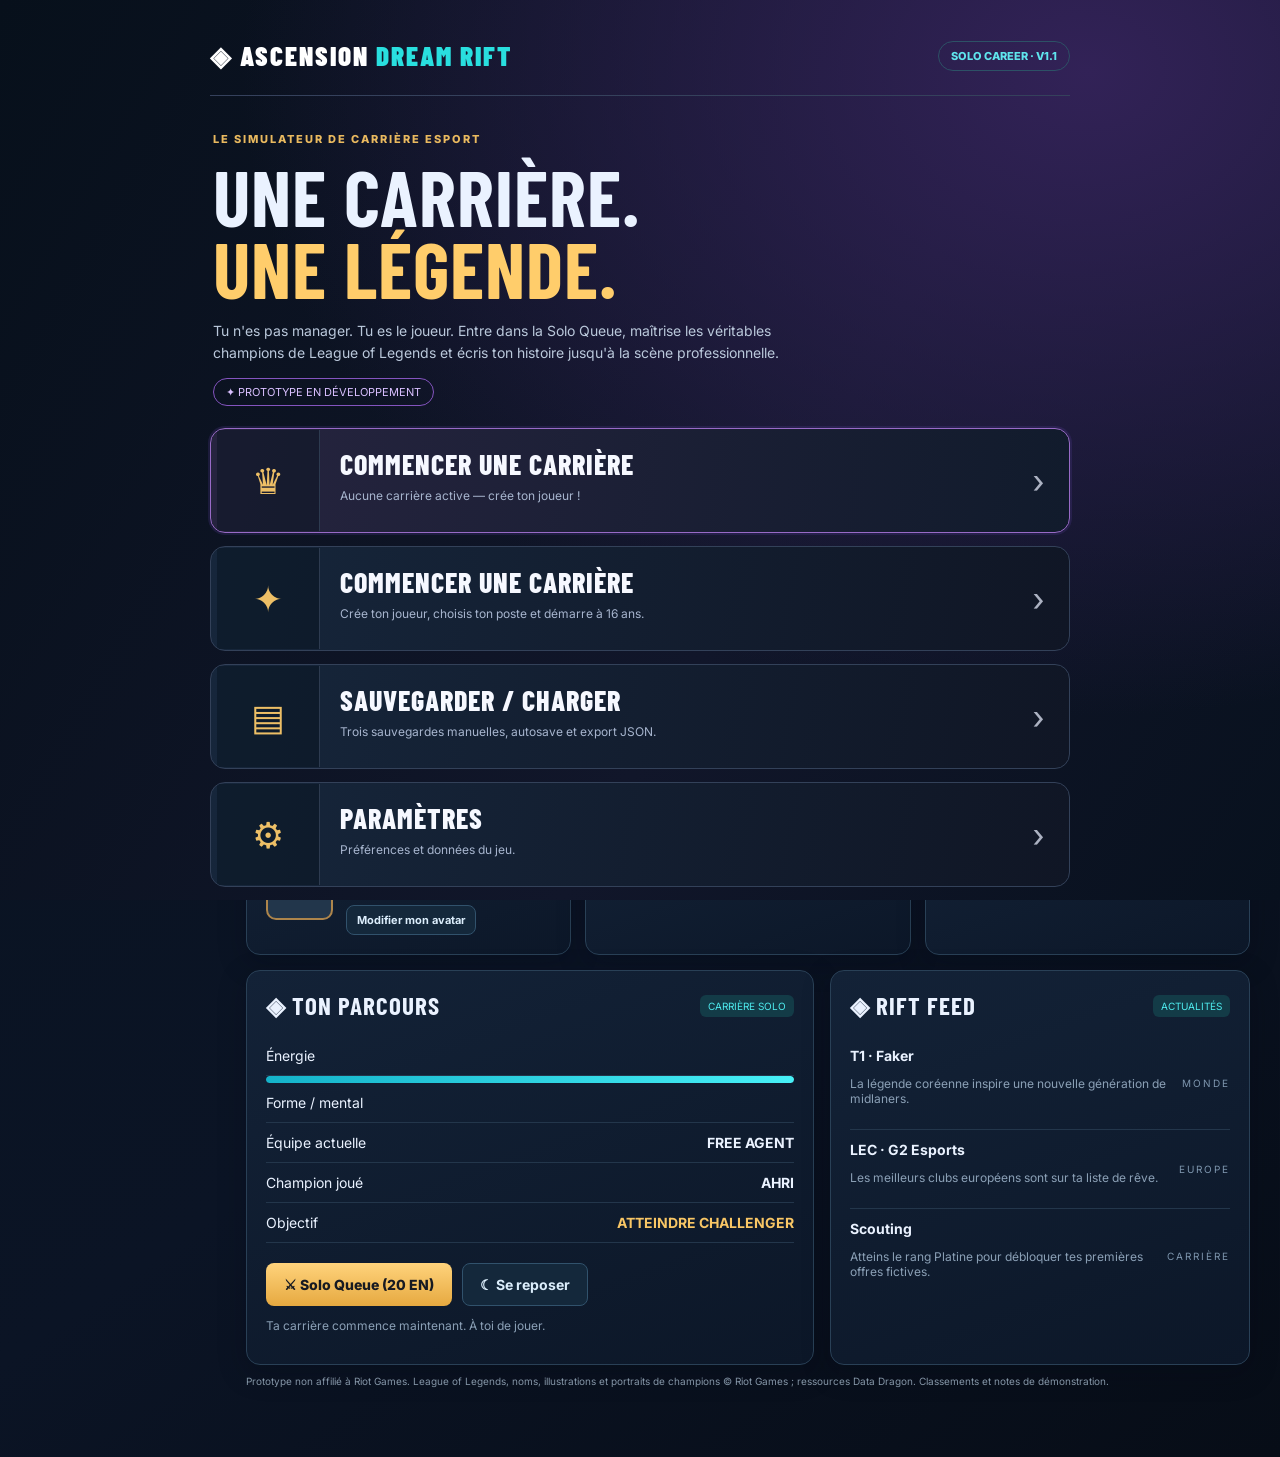
<file: v4-4-test.html>
<!doctype html><html lang="fr"><head><meta charset="UTF-8"><meta name="viewport" content="width=device-width, initial-scale=1"><title>Ascension Dream Rift — V4.4 LP et promotion</title><style>
@import url('https://fonts.googleapis.com/css2?family=Barlow+Condensed:wght@500;600;700;800;900&family=Inter:wght@400;500;600;700;800&display=swap');
:root{font-family:Inter,Arial,sans-serif;color:#eaf2ff;background:#080f1b;font-size:14px}*{box-sizing:border-box}body{margin:0;background:linear-gradient(145deg,#081320,#0b1425 58%,#070d17);min-height:100vh}button,input,select{font:inherit}button{cursor:pointer}button:disabled{opacity:.5;cursor:not-allowed} .app{display:flex;min-height:100vh}.sidebar{width:216px;min-width:216px;border-right:1px solid #223247;background:#091521;padding:27px 16px;position:sticky;top:0;height:100vh}.brand{font:900 27px 'Barlow Condensed',sans-serif;letter-spacing:2px;color:white}.brand em{font-style:normal;color:#29dfdf}.small{font-size:10px;letter-spacing:2px;color:#7d95ad;text-transform:uppercase}.sidelink{border:1px solid transparent;background:none;width:100%;text-align:left;color:#8ea2b9;padding:13px;border-radius:9px;margin:4px 0}.sidelink:hover,.sidelink.active{background:#12263a;border-color:#28506c;color:#ffca65}.main{flex:1;min-width:0;padding:22px 30px 60px;max-width:1600px;margin:auto}.top{display:flex;align-items:center;justify-content:space-between;gap:15px;margin-bottom:22px}.eyebrow{color:#e9b95f;letter-spacing:2px;font-size:11px;font-weight:800;text-transform:uppercase}h1,h2,h3{font-family:'Barlow Condensed',sans-serif;letter-spacing:1px;margin:0}h1{font-size:35px;text-transform:uppercase}h2{font-size:25px}h3{font-size:19px}.muted{color:#8ba0b6}.pill{display:inline-block;border:1px solid #2d5166;border-radius:30px;color:#5fe5ed;padding:7px 12px;font-size:11px;font-weight:800}.card{background:linear-gradient(160deg,#132237,#0c1728);border:1px solid #294056;border-radius:14px;padding:19px;box-shadow:0 8px 28px #02081340}.hero{min-height:345px;border:1px solid #34506b;border-radius:17px;overflow:hidden;position:relative;background:linear-gradient(90deg,#0a1525 0%,#0c1829 42%,#101d34a0 76%),url('https://images.unsplash.com/photo-1542751371-adc38448a05e?w=1400&q=80') center/cover;display:flex;align-items:center;padding:35px;margin-bottom:17px}.hero:after{content:'';position:absolute;inset:0;background:linear-gradient(90deg,#081321f0,#08132199 65%,transparent);pointer-events:none}.hero-inner{position:relative;z-index:1;max-width:550px}.hero h2{font-size:59px;line-height:.94;margin:12px 0}.hero h2 span{color:#fac45d}.hero p{line-height:1.7;color:#b7c9dd;max-width:480px}.gold{background:linear-gradient(#ffd37c,#e6a940);color:#171a22;font-weight:800;border:none;border-radius:8px;padding:13px 18px}.ghost{background:#14283b;color:#dceefc;border:1px solid #31526c;border-radius:8px;padding:12px 17px;font-weight:700}.actions{display:flex;gap:10px;flex-wrap:wrap;margin-top:20px}.stats{display:grid;grid-template-columns:repeat(4,1fr);gap:12px;margin:15px 0}.num{font-size:27px;font-weight:800;color:#fff;margin-top:7px}.cyan{color:#36dfeb}.goldtext{color:#f8c665}.grid{display:grid;grid-template-columns:1.35fr 1fr;gap:16px}.sectiontitle{display:flex;justify-content:space-between;align-items:center;margin-bottom:15px}.bar{height:7px;border-radius:50px;background:#25344a;overflow:hidden}.fill{height:100%;background:linear-gradient(90deg,#14b3ca,#47f0f7);border-radius:40px}.goldfill{background:linear-gradient(90deg,#d39134,#ffd177)}.line{padding:11px 0;border-bottom:1px solid #23364b;display:flex;justify-content:space-between;gap:12px;align-items:center}.line:last-child{border-bottom:0}.tag{font-size:10px;background:#133b47;color:#4eebee;padding:5px 8px;border-radius:6px}.note{font-size:12px;color:#8ba0b6}.tabs{display:flex;flex-wrap:wrap;gap:8px;margin:12px 0 18px}.tabs button{background:#15273b;border:1px solid #2d4054;border-radius:8px;color:#b6c6d9;padding:9px 14px}.tabs button.active{background:#ffd06b;color:#18202c;border-color:#ffd06b}.training{display:grid;grid-template-columns:repeat(3,minmax(0,1fr));gap:13px}.traincard{padding:17px}.traincard h3{margin:10px 0}.traincard p{font-size:12px;min-height:36px;color:#94acc1}.rankrow{display:grid;grid-template-columns:35px 1fr 100px 75px;align-items:center;gap:10px;padding:13px;border-bottom:1px solid #23374c}.rankrow.me{background:#1b3b48}.rankrow strong{color:#ffd16b}.tabcontent{display:none}.tabcontent.active{display:block}.player{display:flex;gap:13px;align-items:center}.portrait{width:56px;height:60px;object-fit:cover;border-radius:8px;border:1px solid #416079}.search{padding:11px 13px;border:1px solid #2c4861;background:#0a1523;border-radius:8px;color:white;min-width:180px}.select{padding:11px;border:1px solid #2c4861;background:#0a1523;border-radius:8px;color:white}.modal{position:fixed;inset:0;background:#02060be8;z-index:50;display:flex;align-items:center;justify-content:center;padding:20px}.modal .card{width:100%;max-width:450px}.formfield{display:block;width:100%;margin:9px 0 14px;padding:12px;background:#0a1423;color:#fff;border:1px solid #385168;border-radius:8px}.bottomnav{display:none}.toast{position:fixed;bottom:25px;right:25px;padding:14px 20px;border-radius:9px;background:#164856;border:1px solid #3ab5bb;color:white;z-index:90;display:none}.photo-credit{font-size:10px;color:#8495a6;margin-top:10px}
@media(max-width:900px){.sidebar{display:none}.main{padding:15px 14px 90px}.hero{padding:25px;min-height:320px}.hero h2{font-size:45px}.stats{grid-template-columns:repeat(2,1fr)}.grid{grid-template-columns:1fr}.training{grid-template-columns:repeat(2,minmax(0,1fr))}.bottomnav{display:flex;position:fixed;bottom:0;left:0;right:0;background:#0b1829;border-top:1px solid #2d465d;z-index:20;justify-content:space-around;padding:9px 2px env(safe-area-inset-bottom)}.bottomnav button{border:0;background:none;color:#a0b3c9;font-size:10px;padding:7px}.bottomnav button.active{color:#ffcb62}.top h1{font-size:27px}}@media(max-width:420px){.training{grid-template-columns:1fr}.hero h2{font-size:39px}.rankrow{grid-template-columns:22px 1fr 62px 45px;font-size:11px}.stats{gap:8px}.card{padding:14px}}
.landing{position:fixed;inset:0;overflow:auto;z-index:40;background:radial-gradient(ellipse at 85% 8%,#322257 0%,transparent 55%),linear-gradient(120deg,#07101b,#11162a 60%,#08111e);padding:25px 16px 45px}.landing-body{max-width:860px;margin:auto}.landing-top{display:flex;justify-content:space-between;align-items:center;padding:14px 0 23px;border-bottom:1px solid #35415c;gap:8px}.landing-intro{padding:36px 3px 22px}.landing-intro h2{font-size:clamp(43px,7vw,78px);line-height:.92;margin:15px 0}.landing-intro h2 span{color:#ffcd6b}.landing-intro p{color:#bac8db;max-width:570px;line-height:1.6}.landing-menu{display:grid;gap:13px}.landing-choice{display:flex;align-items:stretch;min-height:105px;text-align:left;width:100%;border-radius:15px;border:1px solid #334159;background:linear-gradient(100deg,#16263b,#101625);color:#f6f8ff;overflow:hidden;transition:border-color .2s}.landing-choice:hover{border-color:#f5c56c}.landing-choice.featured{border-color:#986ac6;background:linear-gradient(100deg,#26243f,#111b2c);box-shadow:0 0 0 2px #6b47b72e}.choice-icon{min-width:103px;background:#06111d71;border-right:1px solid #2d3b50;display:grid;place-items:center;color:#edbf66;font-size:36px}.choice-txt{padding:17px 20px;flex:1;min-width:0}.choice-txt b{display:block;font:800 28px 'Barlow Condensed';letter-spacing:1px}.choice-txt span{display:block;color:#a7b5ce;font-size:12px;margin-top:7px}.choice-arrow{font-size:34px;color:#acb2c2;margin:auto 19px}.landing-foot{text-align:center;color:#74859b;font-size:10px;margin:26px auto}.modal-close{float:right;color:#abc5d7;border:0;background:transparent;font-size:27px}.slot{display:flex;flex-wrap:wrap;gap:9px;align-items:center;justify-content:space-between;background:#0b1b2f;border:1px solid #304962;border-radius:10px;padding:13px;margin:9px 0}.slot-actions{display:flex;gap:6px}.slot-actions button{padding:8px}.save-help{color:#a7bad0;font-size:12px;line-height:1.65}.champ-grid{display:grid;grid-template-columns:repeat(auto-fill,minmax(115px,1fr));gap:10px}.champ-option{background:#0a1929;border:1px solid #2b4056;border-radius:11px;padding:10px 7px;display:flex;flex-direction:column;align-items:center;gap:7px;color:white}.champ-option.selected{border:2px solid #faca65;background:#29283e}.champ-option img{width:82px;height:82px;border-radius:9px;object-fit:cover;background:#22344b}.champ-banner{border-radius:12px;min-height:165px;padding:15px;display:flex;align-items:flex-end;background:linear-gradient(90deg,#071321 10%,#142238a0),var(--champ-splash,none) center 30%/cover;border:1px solid #3d536b;margin:15px 0}.champ-banner strong{font:800 34px 'Barlow Condensed'}.tag-purple{display:inline-block;border:1px solid #8454bf;color:#d9c0ff;border-radius:25px;padding:6px 12px;font-size:11px}@media(max-width:600px){.landing{padding:10px 13px 34px}.landing-choice{min-height:86px}.choice-icon{min-width:68px;font-size:27px}.choice-txt{padding:12px 9px}.choice-txt b{font-size:22px}.choice-txt span{font-size:11px}.choice-arrow{margin:auto 9px}.champ-grid{grid-template-columns:repeat(3,minmax(0,1fr));gap:7px}.champ-option img{width:100%;height:auto;aspect-ratio:1}}
/* V1.2 - photorealistic avatar selection and real LoL rank crests */
.creation-overlay{z-index:64;align-items:center}.creation-card{width:min(860px,100%)!important;max-width:860px!important;max-height:93dvh;overflow:auto;padding:27px!important;border:1px solid #536785;background:linear-gradient(145deg,#12263c,#0c1626);box-shadow:0 25px 95px #010710bf}
.creation-card h1{font-size:clamp(33px,5vw,51px);margin:8px 0}.creator-lead{max-width:600px;line-height:1.6}.creator-columns{display:grid;grid-template-columns:.83fr 1.4fr;gap:25px;margin-top:21px}.creator-profile{text-align:center;background:linear-gradient(160deg,#152d47,#0a1425);border:1px solid #314b66;border-radius:15px;padding:19px;align-self:start;position:sticky;top:0}.creator-portrait{position:relative;aspect-ratio:4/5;max-height:300px;overflow:hidden;border-radius:13px;border:2px solid #be965b;background:#102238;margin:auto}.creator-portrait:after{content:'';position:absolute;inset:55% 0 0;background:linear-gradient(transparent,#101f31b8);pointer-events:none}.creator-portrait img{width:100%;height:100%;object-fit:cover;object-position:center 34%}.creator-profile h2{font-size:36px;margin-top:6px;overflow-wrap:anywhere}.creator-meta{display:flex;flex-wrap:wrap;gap:6px;justify-content:center;margin:9px 0}.creator-meta span{font-size:10px;border:1px solid #3c5873;border-radius:6px;padding:5px 7px;color:#c7daed}.creator-label{letter-spacing:2px;color:#f5c56c;font-size:11px;font-weight:800;margin:0 0 11px}.creator-field-label{color:#b9c7d8;font-weight:700;font-size:12px}.creator-fields .formfield{margin:7px 0 0}.gender-buttons{display:grid;grid-template-columns:1fr 1fr;gap:9px}.gender-buttons button{border:1px solid #34506a;background:#0a1627;border-radius:9px;color:#c0d1e4;padding:11px;font-weight:800}.gender-buttons button.selected{background:#44381f;color:#ffd078;border-color:#f3ba58}.avatar-choices{display:grid;grid-template-columns:repeat(6,minmax(0,1fr));gap:8px}.avatar-choice{display:block;position:relative;aspect-ratio:1;border:2px solid #34485e;border-radius:10px;overflow:hidden;background:#12233a;padding:0}.avatar-choice.selected{border-color:#ffcd6a;box-shadow:0 0 0 2px #e5a94648}.avatar-choice img{display:block;width:100%;height:100%;object-fit:cover}.avatar-choice.selected:after{content:'✓';position:absolute;right:3px;bottom:3px;background:#ffc665;color:#172032;font-size:11px;font-weight:900;border-radius:30px;width:18px;height:18px;display:grid;place-items:center}.creator-random{margin-top:9px;padding:9px 12px;font-size:12px}.create-submit{width:100%;margin-top:20px;padding:16px;letter-spacing:1px}.dashboard-avatar{width:67px;height:75px;object-fit:cover;border:2px solid #ad854b;border-radius:10px;background:#22364b}.player-stat-card,.rank-stat-card{display:flex;align-items:center;gap:13px}.mini-rank-crest{height:84px;width:75px;object-fit:contain;filter:drop-shadow(0 2px 8px #0008)}.rank-stat-card .num{font-size:23px}.promotion-modal{position:fixed;inset:0;z-index:110;display:flex;justify-content:center;align-items:center;overflow:auto;padding:20px;background:radial-gradient(ellipse at center,#1c365ad9,#050c19f8 70%);backdrop-filter:blur(9px)}.promotion-inner{position:relative;text-align:center;z-index:1;width:min(650px,100%);padding:23px 16px 34px;border:1px solid #ca9b51;border-radius:20px;background:linear-gradient(155deg,#172b45ec,#091322ef);box-shadow:0 0 65px #edc15d25,0 25px 100px #000b}.promotion-kicker{font-size:14px;color:#ffcc70}.promotion-title{font:900 clamp(39px,8vw,72px)/1.04 'Barlow Condensed',sans-serif;letter-spacing:3px;color:#ffda82;text-shadow:0 0 28px #d7a35188;margin:8px 0 16px}.promotion-crests{display:flex;align-items:center;justify-content:center;gap:7px;padding:4px 0 19px}.promotion-crests>div{position:relative;display:flex;flex-direction:column;align-items:center;gap:10px;min-width:0}.promotion-crests img{height:clamp(118px,28vw,202px);width:clamp(113px,26vw,200px);object-fit:contain;position:relative;z-index:2;filter:drop-shadow(0 10px 19px #0009)}.promotion-rank-old{opacity:.48;animation:oldRankSlide 1s both}.promotion-rank-new{animation:rankReveal 1.25s cubic-bezier(.14,.86,.31,1.3) both}.promotion-rank-new img{filter:drop-shadow(0 0 30px #fad176a8)}.promotion-crests span{font:800 clamp(17px,4vw,27px) 'Barlow Condensed',sans-serif;letter-spacing:2px;color:#fff}.promotion-divider{font-size:32px;color:#ffce70;align-self:center;animation:rankFlash 1.5s infinite alternate}.promotion-glow{position:absolute;inset:12% 0 20%;border-radius:100%;background:#ffd06c65;filter:blur(50px);animation:rankFlash 1s infinite alternate}.promotion-aurora{pointer-events:none;position:absolute;inset:0;background:radial-gradient(circle at 50% 43%,#eeb64b36,transparent 38%);animation:rankFlash 1.6s infinite alternate}.promotion-caption{color:#bbcee6;letter-spacing:2px;font-size:12px;font-weight:800;margin-bottom:21px}.promotion-inner .gold{font-size:13px;letter-spacing:1px;padding:15px 22px}@keyframes rankReveal{from{transform:scale(.35) translateY(42px) rotate(-13deg);opacity:0;filter:brightness(3)}60%{opacity:1}to{transform:scale(1) translateY(0) rotate(0);opacity:1;filter:brightness(1)}}@keyframes oldRankSlide{from{transform:translateX(40px) scale(1.1);opacity:1}to{transform:translateX(0) scale(.84);opacity:.48}}@keyframes rankFlash{from{opacity:.45}to{opacity:1}}@media(max-width:740px){.creation-overlay{padding:8px}.creation-card{padding:17px!important;max-height:96dvh}.creator-columns{grid-template-columns:1fr;gap:15px}.creator-profile{display:grid;grid-template-columns:100px 1fr;align-items:center;gap:3px 13px;text-align:left;position:static;padding:11px}.creator-portrait{grid-row:span 4;width:100px;height:126px;margin:0}.creator-profile .eyebrow{font-size:10px}.creator-profile h2{font-size:29px}.creator-profile .note{font-size:10px;line-height:1.35}.creator-meta{justify-content:start}.avatar-choices{gap:7px}.player-stat-card,.rank-stat-card{gap:9px}.dashboard-avatar{width:55px;height:66px}.mini-rank-crest{width:58px;height:69px}.rank-stat-card .num,.player-stat-card .num{font-size:19px}}@media(prefers-reduced-motion:reduce){.promotion-modal *{animation:none!important}}
.choice-icon.has-photo{background-position:center;background-size:cover;background-repeat:no-repeat}.save-slot-player{display:flex;align-items:center;gap:11px}.save-slot-avatar{width:44px;height:51px;object-fit:cover;border-radius:8px;border:1px solid #f8ca77}.save-slot-player .note{margin:6px 0 0}
/* V2 TEST — pro roster portrait treatments and prominent SoloQ rank */
.avatar-choice{aspect-ratio:3/4;border-radius:12px;isolation:isolate;background:radial-gradient(circle at 50% 20%,#385678,#090f1a 78%)}
.avatar-choice img{object-position:center 13%;filter:contrast(1.07) saturate(.87)}
.avatar-choice:before,.creator-portrait:after{content:"";position:absolute;z-index:2;left:-5%;right:-5%;bottom:-2%;height:39%;pointer-events:none;background:linear-gradient(100deg,transparent 9%,#224268 11%,#071425 29%,#0c2748 50%,#06101e 74%,#224268 89%,transparent 91%);clip-path:polygon(9% 27%,30% 7%,40% 0,50% 17%,60% 0,70% 7%,91% 27%,100% 100%,0 100%);border-bottom:3px solid #e7b75b}
.avatar-choice:before{height:36%}
.creator-portrait{position:relative;overflow:hidden;isolation:isolate}
.creator-portrait:after{height:34%}
.avatar-choice.selected{box-shadow:0 0 0 2px #e5a94670,0 0 21px #e6b75839}
.avatar-choice:hover{transform:translateY(-3px);border-color:#eac36c}
.rank-stat-card{min-height:178px;position:relative;overflow:hidden;gap:20px;border-color:#9a7440;background:radial-gradient(ellipse at 10% 35%,#644a2a66,transparent 55%),linear-gradient(160deg,#18273e,#0c1728)}
.rank-stat-card:after{content:"";position:absolute;inset:0;pointer-events:none;border-radius:14px;box-shadow:inset 0 0 28px #c49e2b1a}
.rank-stat-card .mini-rank-crest{height:clamp(125px,12vw,174px);width:clamp(112px,11vw,150px);flex-shrink:0;filter:drop-shadow(0 0 15px #d4a55662)}
.rank-stat-card .num{font-size:clamp(26px,3vw,39px);line-height:1.12;white-space:nowrap}
.rank-stat-card .small{letter-spacing:2px;font-weight:800;color:#f7d28b}
.rank-stat-card .note{font-weight:800;font-size:16px;color:#f2e3c4}
.promotion-modal{background:radial-gradient(ellipse at center,#203453ef,#030916fa 73%)}
.promotion-inner{width:min(790px,100%);border:2px solid #e3b66c;box-shadow:0 0 120px #d9a65436,0 35px 110px #000e;animation:v2Entrance .8s cubic-bezier(.17,.67,.29,1.18) both}
.promotion-rank-new img{animation:v2Crest 1.5s ease-out both;filter:drop-shadow(0 0 30px #ffd472c9)}
.promotion-rank-new{animation:rankReveal 1.25s cubic-bezier(.14,.86,.31,1.3) both}
.promotion-inner:after{content:"✦       ✦      ✧        ✦       ✧      ✦";position:absolute;left:0;right:0;top:30%;font-size:30px;letter-spacing:28px;color:#ffd88499;pointer-events:none;animation:v2Sparks 2.5s ease-out both}
@keyframes v2Entrance{from{transform:scale(.7) translateY(45px);opacity:0;filter:blur(10px)}to{transform:scale(1) translateY(0);opacity:1;filter:blur(0)}}
@keyframes v2Crest{0%{transform:scale(.2) rotate(-18deg);opacity:0}45%{transform:scale(1.25) rotate(4deg);opacity:1}70%{transform:scale(.94)}100%{transform:scale(1)}}
@keyframes v2Sparks{0%{opacity:0;transform:scale(.4) translateY(40px)}35%{opacity:1}100%{opacity:0;transform:scale(1.8) translateY(-65px)}}
@media(max-width:800px){.rank-stat-card{min-height:142px}.rank-stat-card .mini-rank-crest{width:95px;height:112px}.rank-stat-card .num{font-size:25px}.promotion-inner:after{letter-spacing:7px;font-size:16px}}
@media(prefers-reduced-motion:reduce){.promotion-inner,.promotion-inner:after,.promotion-rank-new img{animation:none!important}}

/* V3 fixes */
.avatar-choice:before,.creator-portrait:after{display:none!important}
.avatar-choice{aspect-ratio:3/4}
.avatar-choice img,.creator-portrait img{object-fit:cover;object-position:center center}
.rank-stat-card{min-width:0;min-height:160px;gap:10px;padding:15px}
.rank-stat-card>div{min-width:0;flex:1}
.rank-stat-card .mini-rank-crest{flex:0 0 100px;width:100px;height:115px;object-fit:contain}
.rank-stat-card .num{font-size:clamp(20px,2vw,30px);white-space:normal;overflow-wrap:normal;line-height:1.05}
.rank-stat-card .small{font-size:10px}
.rank-stat-card .note{font-size:14px}
.practice-layout{display:grid;grid-template-columns:minmax(0,1.7fr) minmax(310px,.9fr);gap:16px;align-items:start}
.practice-layout .training{display:grid;grid-template-columns:repeat(2,minmax(0,1fr));gap:12px}
.live-attributes{position:sticky;top:16px}
.skill-row{padding:8px 9px;border-radius:8px;transition:background .3s}
.skill-row.gain{animation:statRise 1.5s ease-out}
#training-feedback{min-height:24px;margin-top:12px;color:#fbd480;font-weight:900;font-size:17px}
#training-feedback.pop{animation:statRise 1.2s ease-out}
@keyframes statRise{0%{background:#d5a43b70;box-shadow:0 0 20px #f3ce6380;transform:scale(1.03)}100%{background:transparent;box-shadow:none;transform:scale(1)}}
@media(max-width:1100px){.practice-layout{grid-template-columns:1fr}.live-attributes{position:static}.rank-stat-card .mini-rank-crest{flex-basis:76px;width:76px;height:94px}}
@media(max-width:650px){.practice-layout .training{grid-template-columns:1fr}.rank-stat-card .num{font-size:22px}}
/* V4 official LoL crest image sizing */
.rank-stat-card .mini-rank-crest{object-fit:contain;object-position:center;filter:drop-shadow(0 0 11px #d4a55670)}
.promotion-crests img{object-fit:contain;object-position:center}

/* V4.1 — official ranked crest is the visual focal point; text stays proportionate */
.stats{display:grid;grid-template-columns:repeat(5,minmax(0,1fr));align-items:stretch}
.stats>.card{min-width:0}
.stats>.rank-stat-card{grid-column:span 2;display:flex;align-items:center;justify-content:center;gap:18px;padding:14px 20px;min-height:190px}
.stats>.rank-stat-card .mini-rank-crest{display:block;flex:0 0 175px!important;width:175px!important;height:175px!important;max-width:48%;object-fit:contain;filter:drop-shadow(0 0 15px #d5a85965)}
.stats>.rank-stat-card>div{flex:1;min-width:0}
.stats>.rank-stat-card #n-rank{font-family:'Barlow Condensed',sans-serif;font-weight:900;font-size:clamp(25px,2.6vw,39px)!important;letter-spacing:.6px;line-height:1.08;overflow-wrap:normal;word-break:normal}
.stats>.rank-stat-card #n-lp{margin-top:8px;font-size:18px}
.stats>.rank-stat-card .small{font-size:11px;letter-spacing:1.4px}
@media(max-width:1200px){.stats{grid-template-columns:repeat(2,minmax(0,1fr))}.stats>.rank-stat-card{grid-column:span 2}.stats>.rank-stat-card .mini-rank-crest{flex-basis:175px!important;width:175px!important;height:175px!important}}
@media(max-width:550px){.stats>.rank-stat-card{padding:12px;gap:8px;min-height:155px}.stats>.rank-stat-card .mini-rank-crest{flex-basis:125px!important;width:125px!important;height:140px!important;max-width:45%}.stats>.rank-stat-card #n-rank{font-size:clamp(22px,6vw,31px)!important}.stats>.rank-stat-card #n-lp{font-size:15px}}
/* V4.1 rank emblem and rank title in distinct independent panels */
.stats>.rank-stat-card{gap:12px!important;min-height:190px;justify-content:stretch!important}
.rank-emblem-panel{min-width:0!important;flex:0 0 46%!important;height:175px;display:flex;align-items:center;justify-content:center;border-radius:12px;background:radial-gradient(ellipse at center,#b8894930,#0917276b 70%);border:1px solid #b58c4838}
.rank-name-panel{min-width:0!important;flex:1!important;display:flex;flex-direction:column;justify-content:center;align-items:flex-start;padding:10px 2px}
.stats>.rank-stat-card .rank-emblem-panel .mini-rank-crest{max-width:none!important;width:175px!important;height:175px!important;flex:none!important}
.stats>.rank-stat-card .rank-name-panel #n-rank{font-size:clamp(24px,2.5vw,38px)!important;line-height:1.07;word-break:normal}
@media(max-width:550px){.rank-emblem-panel{height:130px;flex-basis:44%!important}.stats>.rank-stat-card .rank-emblem-panel .mini-rank-crest{width:130px!important;height:130px!important}.stats>.rank-stat-card .rank-name-panel #n-rank{font-size:clamp(22px,5.4vw,28px)!important}}

/* V4.2 — a spectacular ranked showcase, readable fixed-size rank name */
.stats{grid-template-columns:repeat(3,minmax(0,1fr))!important;gap:14px}
.stats>.rank-stat-card{grid-column:1/-1!important;grid-row:1;display:flex!important;align-items:center;justify-content:center!important;gap:32px!important;min-height:310px!important;padding:20px 40px!important;isolation:isolate;overflow:hidden;background:radial-gradient(ellipse at 30% 44%,#9e6c3540,transparent 51%),linear-gradient(120deg,#162943,#0b1424 80%);border:1px solid #ad874a;box-shadow:0 0 32px #ad873629,inset 0 0 34px #c09b2316}
.stats>.rank-stat-card:before{content:"";position:absolute;inset:-45%;z-index:-1;background:conic-gradient(from 0deg,transparent 20%,#ffd16a1d 27%,transparent 36%,transparent 67%,#fff2ae13 75%,transparent 82%);animation:rankAura 17s linear infinite}
.stats>.rank-stat-card .rank-emblem-panel{height:280px!important;flex:0 0 330px!important;max-width:48%;position:relative;background:radial-gradient(circle,#e5bd4c30,transparent 67%)!important;border:none!important;overflow:visible;filter:drop-shadow(0 0 28px #edbd4860)}
.stats>.rank-stat-card .rank-emblem-panel:after{content:"";position:absolute;inset:12%;border:1px solid #ebc9785c;border-radius:50%;box-shadow:0 0 45px #c9943955,inset 0 0 50px #b888302c;z-index:-1}
.stats>.rank-stat-card .rank-emblem-panel .mini-rank-crest{width:310px!important;height:310px!important;max-width:100%!important;flex:none!important;filter:drop-shadow(0 0 27px #efc97491);animation:rankFloat 4s ease-in-out infinite}
.stats>.rank-stat-card .rank-name-panel{flex:1!important;align-items:flex-start;max-width:390px;gap:8px}
.stats>.rank-stat-card .rank-name-panel #n-rank{font-size:32px!important;line-height:1.13!important;letter-spacing:1px}
.stats>.rank-stat-card .rank-name-panel #n-lp{font-size:20px!important;margin:0}
.stats>.rank-stat-card .rank-name-panel .small{font-size:12px!important;color:#edca88}
@keyframes rankFloat{0%,100%{transform:translateY(0) scale(1)}50%{transform:translateY(-9px) scale(1.025)}}
@keyframes rankAura{to{transform:rotate(360deg)}}
@media(max-width:900px){.stats{grid-template-columns:repeat(2,minmax(0,1fr))!important}.stats>.rank-stat-card{padding:16px!important;gap:8px!important;min-height:250px!important}.stats>.rank-stat-card .rank-emblem-panel{flex-basis:240px!important;height:240px!important}.stats>.rank-stat-card .rank-emblem-panel .mini-rank-crest{width:250px!important;height:250px!important}}
@media(max-width:560px){.stats>.rank-stat-card{min-height:220px!important;padding:12px!important}.stats>.rank-stat-card .rank-emblem-panel{flex-basis:52%!important;max-width:52%;height:200px!important}.stats>.rank-stat-card .rank-emblem-panel .mini-rank-crest{width:205px!important;height:205px!important}.stats>.rank-stat-card .rank-name-panel #n-rank{font-size:27px!important}.stats>.rank-stat-card .rank-name-panel #n-lp{font-size:17px!important}}
@media(prefers-reduced-motion:reduce){.stats>.rank-stat-card:before,.stats>.rank-stat-card .mini-rank-crest{animation:none!important}}

/* Split 3 2026 Riot regional rankings — mobile first */
.standings-intro{margin:0 0 17px;font-size:13px;line-height:1.6;max-width:780px}
.region-tabs{display:flex;flex-wrap:wrap;gap:8px!important;margin:14px 0 18px}
.region-tabs button{flex:0 0 auto!important;white-space:nowrap;padding:12px 18px;border-radius:9px;font-size:13px;letter-spacing:.8px}
.standings-card{padding:22px;overflow:hidden}
.standings-heading{display:flex;justify-content:space-between;align-items:center;gap:16px;margin-bottom:16px;flex-wrap:wrap}
.standings-heading h2{font-size:34px;color:#fbd184}
.standings-heading p{margin:5px 0 0}
.standings-source{border:1px solid #b6945273;color:#ffd37f;text-decoration:none;letter-spacing:1px;font-size:11px;font-weight:900;padding:11px 14px;border-radius:8px;white-space:nowrap}
.standings-source:hover{background:#dca95724}
.ranking-group{border:1px solid #2a4155;border-radius:12px;overflow:hidden;margin:17px 0 22px}
.ranking-group-title{display:flex;justify-content:space-between;align-items:center;gap:12px;padding:15px;background:linear-gradient(90deg,#1f374a,#152537);color:#ffd184;font-weight:900;letter-spacing:.8px;font-size:14px}
.rank-table-header,.rank-table-row{display:grid;grid-template-columns:40px minmax(0,1fr) 40px 40px 74px;align-items:center;gap:12px;padding:10px 15px}
.rank-table-header{background:#091524;color:#83a2b7;font-size:10px;font-weight:900;letter-spacing:1.2px}
.rank-table-row{min-height:58px;border-top:1px solid #25364a;background:#0c192a;transition:background .2s}
.rank-table-row:nth-child(odd){background:#101d2f}
.rank-table-row:hover{background:#19314b}
.rank-table-row.rank-first{background:linear-gradient(90deg,#7e5e223d,#17283b)}
.rank-position{font:900 20px 'Barlow Condensed',sans-serif;color:#b9d0e5}
.rank-first .rank-position{color:#ffd475}
.rank-team{display:flex;align-items:center;gap:11px;min-width:0}
.rank-team b{font-size:13px;overflow-wrap:anywhere}
.team-initials{display:grid;place-items:center;flex:0 0 45px;min-height:32px;border-radius:7px;background:linear-gradient(150deg,#254260,#152438);border:1px solid #315471;color:#f9d28e;font:800 11px 'Barlow Condensed',sans-serif;letter-spacing:.3px}
.rank-win,.rank-loss,.rank-winrate{font-weight:800;font-size:12px;white-space:nowrap;text-align:center}
.rank-win{color:#56dbac}
.rank-loss{color:#ef8d9d}
.rank-winrate{color:#e2eafa}
.standings-footer{font-size:11px;line-height:1.6;margin:0}
@media(max-width:600px){
.standings-card{padding:12px}
.region-tabs{gap:6px!important}
.region-tabs button{padding:10px 11px;font-size:12px}
.standings-heading h2{font-size:28px}
.rank-table-header,.rank-table-row{grid-template-columns:24px minmax(0,1fr) 23px 23px 51px;gap:5px;padding:9px 6px}
.rank-team{gap:6px}
.team-initials{flex-basis:32px;min-height:26px;font-size:9px}
.rank-team b{font-size:11px}
.rank-position{font-size:16px}
.rank-win,.rank-loss,.rank-winrate{font-size:10px}
.rank-table-header{font-size:9px;letter-spacing:0}
}

/* V4.4 in-training ranked progression */
.training-sidebar{display:flex;flex-direction:column;gap:14px;min-width:0}
.training-sidebar .live-attributes{position:static!important}
.rank-live-card{display:flex;flex-direction:column;align-items:center;text-align:center;border-color:#bc9259;background:radial-gradient(ellipse at 50% 28%,#76552d3d,transparent 67%),linear-gradient(155deg,#15243a,#0b1526);box-shadow:0 0 35px #dca64220,inset 0 0 25px #dab6670e;padding:20px 16px}
.practice-rank-icon{display:block;width:min(240px,90%);height:215px;object-fit:contain;filter:drop-shadow(0 0 23px #e4a64c66);animation:rankFloat 4s ease-in-out infinite}
.rank-live-card h2{font-size:34px;color:#ffca70;margin:-10px 0 12px}
.practice-lp-numbers{display:flex;justify-content:space-between;align-items:baseline;gap:12px;width:100%;font-size:12px;color:#a8bdd4}
.practice-lp-numbers strong{font-size:22px;color:#fff}
.practice-lp-track{width:100%;height:11px;margin:11px 0 8px}
.practice-lp-track .fill{transition:width .9s cubic-bezier(.2,.8,.2,1)}
.practice-lp-result{padding:13px;margin:8px 0;font-size:15px;font-weight:900;color:#d6e4f5;border-radius:8px;min-height:45px;width:100%}
.practice-lp-result.lp-positive{color:#64e8ba;background:#3cdfa013}
.practice-lp-result.lp-negative{color:#ff899a;background:#f8748620}
.practice-lp-result.lp-pop{animation:lpPop 1s ease-out}
.practice-next-rank{font-size:12px;letter-spacing:1px;color:#f3c274;margin:4px 0 14px;font-weight:800}
.rank-live-card button{width:100%;font-size:12px}
@keyframes lpPop{0%{transform:scale(1.13);text-shadow:0 0 25px currentColor}100%{transform:scale(1);text-shadow:none}}
/* Cinematic ranked promotion */
.promotion-modal{background:radial-gradient(circle at 50% 48%,#93622e70,#07101bea 64%,#020713f8)!important}
.promotion-inner{border:2px solid #f5c46e!important;box-shadow:0 0 95px #ffcd6150,0 25px 110px #000d!important}
.promotion-title{animation:promotionPulse 1.8s ease-in-out infinite alternate}
.promotion-rank-new img{animation:promotionCrest 1.8s cubic-bezier(.16,1,.3,1) both!important;filter:drop-shadow(0 0 36px #ffcf75e0)!important}
.promotion-aurora{background:radial-gradient(ellipse at center,#f5c05a45,transparent 55%)!important}
@keyframes promotionPulse{from{text-shadow:0 0 14px #ffba6090;letter-spacing:3px}to{text-shadow:0 0 45px #fff3aab3;letter-spacing:5px}}
@keyframes promotionCrest{0%{opacity:0;transform:scale(.1) rotate(-18deg);filter:brightness(5)}55%{opacity:1;transform:scale(1.25) rotate(3deg)}78%{transform:scale(.92)}100%{transform:scale(1)}}
@media(prefers-reduced-motion:reduce){.practice-rank-icon,.promotion-title,.promotion-rank-new img{animation:none!important}}
</style></head><body><div class="landing" id="landing"><div class="landing-body"><div class="landing-top"><div class="brand">◈ ASCENSION <em>DREAM RIFT</em></div><span class="pill">SOLO CAREER · V1.1</span></div><div class="landing-intro"><div class="eyebrow">LE SIMULATEUR DE CARRIÈRE ESPORT</div><h2>UNE CARRIÈRE.<br><span>UNE LÉGENDE.</span></h2><p>Tu n'es pas manager. Tu es le joueur. Entre dans la Solo Queue, maîtrise les véritables champions de League of Legends et écris ton histoire jusqu'à la scène professionnelle.</p><span class="tag-purple">✦ PROTOTYPE EN DÉVELOPPEMENT</span></div><div class="landing-menu"><button class="landing-choice featured" onclick="continueCareer()"><span class="choice-icon" id="menu-profile-photo">♛</span><span class="choice-txt"><b id="continue-title">CONTINUER MA CARRIÈRE</b><span id="continue-subtitle">Reprendre ta dernière partie.</span></span><span class="choice-arrow">›</span></button><button class="landing-choice" onclick="newCareerPrompt()"><span class="choice-icon">✦</span><span class="choice-txt"><b>COMMENCER UNE CARRIÈRE</b><span>Crée ton joueur, choisis ton poste et démarre à 16 ans.</span></span><span class="choice-arrow">›</span></button><button class="landing-choice" onclick="showSaves()"><span class="choice-icon">▤</span><span class="choice-txt"><b>SAUVEGARDER / CHARGER</b><span>Trois sauvegardes manuelles, autosave et export JSON.</span></span><span class="choice-arrow">›</span></button><button class="landing-choice" onclick="showSettings()"><span class="choice-icon">⚙</span><span class="choice-txt"><b>PARAMÈTRES</b><span>Préférences et données du jeu.</span></span><span class="choice-arrow">›</span></button></div><div class="landing-foot">ASCENSION DREAM RIFT · FAN GAME NON OFFICIEL · NON AFFILIÉ À RIOT GAMES</div></div></div><div class="app"><aside class="sidebar"><div class="brand">◈ ASCENSION <em>RIFT</em></div><p class="small">Your journey. Your legacy.</p><div style="height:30px"></div><div class="small">Carrière</div><div id="side"></div><hr style="border:0;border-top:1px solid #223247;margin-top:30px"><p class="note">Prototype V1 · Solo Career<br>Non affilié à Riot Games</p></aside><main class="main"><header class="top"><div><div class="eyebrow">MOBA · PRO PLAYER CAREER</div><h1 id="pagetitle">Tableau de bord</h1></div><div><button class="ghost" onclick="showSaves()">▤ Sauver</button> <button class="ghost" onclick="openMenu()">☰ Menu</button> <span class="pill" id="season">SAISON 2026 · S1</span></div></header>
<section id="home" class="tabcontent active"><div class="hero"><div class="hero-inner"><div class="eyebrow">✦ LE PARCOURS VERS LE SOMMET COMMENCE ICI</div><h2>TON TALENT.<br><span>TA LÉGENDE.</span></h2><p>De jeune espoir à superstar mondiale. Entraîne ton joueur, grimpe en SoloQ, gagne en réputation et décroche un contrat dans la scène professionnelle.</p><div class="actions"><button class="gold" onclick="go('practice')">⚡ COMMENCER L'ENTRAÎNEMENT →</button><button class="ghost" onclick="simulate()">▶ JOUER UN MATCH</button></div></div></div>
<div class="stats"><div class="card player-stat-card"><img id="dashboard-avatar" class="dashboard-avatar" alt="Avatar du joueur"><div><div class="small">Ton joueur</div><div class="num" id="n-name">SKYEN</div><div class="note" id="n-role">MID · 16 ANS</div><button class="ghost" style="margin-top:8px;padding:7px 10px;font-size:11px" onclick="showAvatarChange()">Modifier mon avatar</button></div></div><div class="card rank-stat-card"><div class="rank-emblem-panel"><img id="dashboard-rank-crest" class="mini-rank-crest" alt="Emblème du rang League of Legends"></div><div class="rank-name-panel"><div class="small">RANG SOLO QUEUE</div><div class="num goldtext" id="n-rank">BRONZE IV</div><div class="note" id="n-lp">0 LP</div></div></div><div class="card"><div class="small">Note générale</div><div class="num cyan" id="n-ovr">43 OVR</div><div class="note">Potentiel en progression</div></div><div class="card"><div class="small">Notoriété</div><div class="num" id="n-fans">120</div><div class="note">Abonnés</div></div></div>
<div class="grid"><div class="card"><div class="sectiontitle"><h2>◈ TON PARCOURS</h2><span class="tag">CARRIÈRE SOLO</span></div><div class="line"><span>Énergie</span><strong id="energytext"></strong></div><div class="bar"><div class="fill" id="energybar"></div></div><div class="line"><span>Forme / mental</span><strong id="mentaltext"></strong></div><div class="line"><span>Équipe actuelle</span><b id="contract">FREE AGENT</b></div><div class="line"><span>Champion joué</span><b id="profile-champ">AHRI</b></div><div class="line"><span>Objectif</span><b class="goldtext">ATTEINDRE CHALLENGER</b></div><div class="actions"><button class="gold" onclick="simulate()">⚔ Solo Queue (20 EN)</button><button class="ghost" onclick="rest()">☾ Se reposer</button></div><p class="note" id="matchmsg">Ta carrière commence maintenant. À toi de jouer.</p></div><div class="card"><div class="sectiontitle"><h2>◈ RIFT FEED</h2><span class="tag">ACTUALITÉS</span></div><div class="line"><div><b>T1 · Faker</b><p class="note">La légende coréenne inspire une nouvelle génération de midlaners.</p></div><span class="small">MONDE</span></div><div class="line"><div><b>LEC · G2 Esports</b><p class="note">Les meilleurs clubs européens sont sur ta liste de rêve.</p></div><span class="small">EUROPE</span></div><div class="line"><div><b>Scouting</b><p class="note">Atteins le rang Platine pour débloquer tes premières offres fictives.</p></div><span class="small">CARRIÈRE</span></div></div></div></section>
<section id="practice" class="tabcontent"><div class="sectiontitle"><h2>DEVIENS INCONTOURNABLE</h2><span class="pill" id="pracenergy">100 EN</span></div><div class="tabs"><button class="active" onclick="practiceTab('activities',this)">ENTRAÎNEMENT + ATTRIBUTS</button><button onclick="practiceTab('champions',this)">CHAMPIONS</button></div><div class="practice-layout" id="practice-layout"><div id="activities" class="training"></div><div class="training-sidebar"><div class="card rank-live-card"><div class="eyebrow">✦ TON CLASSEMENT EN DIRECT</div><img id="practice-rank-icon" alt="Emblème officiel League of Legends" class="practice-rank-icon"><h2 id="practice-rank-title">BRONZE IV</h2><div class="practice-lp-numbers"><strong id="practice-lp">0 LP</strong><span id="practice-next">100 LP avant la promotion</span></div><div class="bar practice-lp-track"><div id="practice-lp-fill" class="fill goldfill"></div></div><div id="practice-lp-result" class="practice-lp-result" aria-live="polite">Joue une Solo Queue pour gagner des LP !</div><div class="practice-next-rank" id="practice-next-rank"></div><button type="button" class="ghost" onclick="previewPromotion()">✦ Voir l'animation de promotion</button></div><div id="attributes" class="card live-attributes"></div></div></div><div id="training-feedback" role="status" aria-live="polite"></div><div id="champions" style="display:none" class="card"><h2>CHAMPION POOL</h2><p class="muted">Choisis un véritable champion de League of Legends pour les matchs classés.</p><div id="champ-selected"></div><div class="tabs" id="role-filters"></div><div id="champ-list" class="champ-grid"></div></div></section>
<section id="standings" class="tabcontent"><div class="sectiontitle"><h2>CLASSEMENTS ESPORT 2026</h2><span class="pill">6 LIGUES · ÉQUIPES RÉELLES</span></div><p class="muted standings-intro">Les classements régionaux 2026 de League of Legends, par compétition. Données officielles de Riot Games, figées au 13 octobre 2026 (pas de mise à jour en direct).</p><div class="tabs region-tabs" id="region-tabs" aria-label="Choisir une ligue"><button class="active" onclick="league('LEC')">🇪🇺 LEC</button><button onclick="league('LCK')">🇰🇷 LCK</button><button onclick="league('LPL')">🇨🇳 LPL</button><button onclick="league('LCS')">🇺🇸 LCS</button><button onclick="league('CBLOL')">🇧🇷 CBLOL</button><button onclick="league('LCP')">🌏 LCP</button></div><div class="card standings-card"><div class="standings-heading"><div><div class="eyebrow" id="league-kicker">EUROPE · LEC</div><h2 id="league-title">LEC 2026</h2><p class="muted" id="league-phase"></p></div><a id="league-source" class="standings-source" href="https://lolesports.com" target="_blank" rel="noopener noreferrer">SOURCE OFFICIELLE ↗</a></div><div id="ranking" aria-live="polite"></div><p class="muted standings-footer" id="league-footer"></p></div></section>
<section id="life" class="tabcontent"><div class="grid"><div class="card"><div class="eyebrow">OFF THE RIFT</div><h2>LA VIE D'UN FUTUR PRO</h2><p class="muted">Gère ta réputation, tes streams et ta fatigue. Tu restes le joueur, jamais le manager.</p><div class="line"><span>Followers</span><b class="cyan" id="life-fans"></b></div><div class="line"><span>Cash</span><b id="life-cash"></b></div><div class="line"><span>Réputation</span><b id="life-rep"></b></div><div class="actions"><button class="gold" onclick="stream()">🎥 LANCER UN STREAM (15 EN)</button><button class="ghost" onclick="rest()">☾ SE REPOSER</button></div></div><div class="card"><h2>◈ CONTRATS PROFESSIONNELS</h2><p class="muted">Tu peux rejoindre une équipe professionnelle lorsque ta réputation et ton rang deviennent suffisants.</p><div class="line"><span>Première offre</span><span class="tag">PLATINE REQUIS</span></div><div class="line"><span>Contrat en cours</span><strong id="life-team">LIBRE</strong></div><p class="note">Les offres sont fictives dans cette première version. Les clubs affichés dans le classement sont réels.</p></div></div></section>
<section id="stats" class="tabcontent"><div class="stats"><div class="card"><div class="small">Matchs joués</div><div class="num" id="s-games"></div></div><div class="card"><div class="small">Victoires</div><div class="num cyan" id="s-wins"></div></div><div class="card"><div class="small">Winrate</div><div class="num" id="s-wr"></div></div><div class="card"><div class="small">LP</div><div class="num goldtext" id="s-lp"></div></div></div><div class="card"><h2>🏆 TROPHÉES À CONQUÉRIR</h2><div class="training" style="margin-top:15px"><div class="card">◇ PREMIÈRE VICTOIRE<br><span class="note" id="ach1">À débloquer</span></div><div class="card">✦ 10 MATCHS<br><span class="note" id="ach2">À débloquer</span></div><div class="card">♛ CHALLENGER<br><span class="note">À débloquer</span></div></div><h2 style="margin-top:24px">DERNIERS MATCHS</h2><div id="history"></div></div></section>
<p class="photo-credit">Prototype non affilié à Riot Games. League of Legends, noms, illustrations et portraits de champions © Riot Games ; ressources Data Dragon. Classements et notes de démonstration.</p></main></div><nav class="bottomnav" id="bottom"></nav><div class="promotion-modal" id="promotion-modal" role="dialog" aria-modal="true" aria-labelledby="promotion-title" style="display:none">
<div class="promotion-aurora"></div><div class="promotion-inner">
<div class="eyebrow promotion-kicker">✦ ASCENSION ACCOMPLIE ✦</div>
<div class="promotion-title" id="promotion-title">PROMOTION !</div>
<div class="promotion-crests"><div class="promotion-rank-old"><img id="promotion-old-icon" alt="Ancien emblème de rang"><span id="promotion-old-label">BRONZE IV</span></div>
<div class="promotion-divider">➜</div><div class="promotion-rank-new"><div class="promotion-glow"></div><img id="promotion-new-icon" alt="Nouvel emblème de rang"><span id="promotion-new-label">BRONZE III</span></div></div>
<div class="promotion-caption" id="promotion-caption">UNE ÉTAPE DE PLUS VERS LE SOMMET.</div>
<button class="gold" onclick="closePromotion()">CONTINUER MA CARRIÈRE →</button>
</div></div><div class="toast" id="toast"></div><div class="modal creation-overlay" id="newModal" style="display:none"><div class="card creation-card">
<button class="modal-close" onclick="closeModal('newModal')" aria-label="Fermer">×</button>
<div class="eyebrow">◆ NOUVELLE CARRIÈRE · PLAYER CREATOR</div><h1>CRÉE TA <span class="goldtext">LÉGENDE</span></h1>
<p class="muted creator-lead">Tout commence par ton identité. Choisis ton visage, ton poste et écris ton histoire sur la scène esport.</p>
<div class="creator-columns"><div class="creator-profile">
<div class="creator-portrait"><img id="creator-preview-image" alt="Portrait de l'avatar sélectionné" src="https://randomuser.me/api/portraits/men/14.jpg"></div>
<div class="eyebrow" style="margin-top:12px">TA FUTURE STAR</div><h2 id="creator-preview-name">SKYEN</h2>
<div class="creator-meta"><span id="creator-preview-role">MIDLANER</span><span>16 ANS</span><span>FREE AGENT</span></div>
<p class="note">Portrait de démonstration avec tenue e-sport fictive. Ton choix est sauvegardé.</p></div>
<div class="creator-fields"><div class="creator-label">01 / TON IDENTITÉ</div>
<label class="creator-field-label" for="pseudo">Pseudo du joueur</label>
<input id="pseudo" class="formfield" value="SkyeN" maxlength="20" autocomplete="off" oninput="refreshAvatarPreview()">
<div class="creator-label" style="margin-top:15px">02 / TON PERSONNAGE</div>
<div class="gender-buttons" role="group" aria-label="Présentation de l'avatar">
<button class="selected" id="gender-man" onclick="pickGender('man')">♂ Homme</button>
<button id="gender-woman" onclick="pickGender('woman')">♀ Femme</button></div>
<p class="note" style="margin:9px 0">Choisis parmi 12 portraits illustrés de joueurs e-sport avec des maillots fictifs.</p>
<div class="avatar-choices" id="avatarChoices"></div>
<button class="creator-random ghost" onclick="randomAvatar()">⤨ Avatar aléatoire</button>
<div class="creator-label" style="margin-top:19px">03 / TON POSTE</div>
<label class="creator-field-label" for="role">Rôle principal</label><select id="role" class="formfield" onchange="refreshAvatarPreview()"><option>MID</option><option>TOP</option><option>JUNGLE</option><option>ADC</option><option>SUPPORT</option></select>
<button id="creator-submit" class="gold create-submit" onclick="createGame()">COMMENCER MA CARRIÈRE →</button><button id="avatar-update" class="gold create-submit" style="display:none" onclick="updateAvatar()">ENREGISTRER MON PROFIL →</button>
</div></div></div></div><div class="modal" id="saveModal" style="display:none"><div class="card" style="max-width:650px;max-height:90vh;overflow:auto"><button class="modal-close" onclick="closeModal('saveModal')">×</button><div class="eyebrow">GESTION DE CARRIÈRE</div><h1>SAUVEGARDES</h1><p class="save-help">Sauvegarde automatique dans ce navigateur. Utilise les emplacements manuels pour conserver plusieurs carrières ; l'export JSON permet le transfert sur un autre appareil.</p><div id="auto-save-info" class="slot"></div><div id="save-slots"></div><div class="actions"><button class="ghost" onclick="exportCareer()">⬇ Exporter ma carrière</button><button class="ghost" onclick="document.getElementById('import-json').click()">⬆ Importer une carrière</button></div><input type="file" id="import-json" accept=".json,application/json" style="display:none" onchange="importCareer(this)"></div></div><div class="modal" id="settingsModal" style="display:none"><div class="card"><button class="modal-close" onclick="closeModal('settingsModal')">×</button><div class="eyebrow">PRÉFÉRENCES</div><h1>PARAMÈTRES</h1><div class="line"><span>Langue</span><b>Français</b></div><div class="line"><span>Version</span><b>V1.1 — prototype</b></div><div class="line"><span>Sauvegarde</span><b>Locale + export JSON</b></div><p class="save-help">La suppression des données du navigateur peut effacer les sauvegardes. Exporte ta partie pour la conserver.</p><div class="actions"><button class="ghost" onclick="closeModal('settingsModal');showSaves()">Gérer les sauvegardes</button><button class="ghost" onclick="previewPromotion()">▶ Tester animation de promotion</button><button class="ghost" onclick="resetGame()">Réinitialiser</button></div></div></div><script>


/* Player portrait selection: 12 photographic portrait options from Random User. */
const AVATARS=[
{id:'m1',gender:'man',url:'https://randomuser.me/api/portraits/men/14.jpg'},
{id:'m2',gender:'man',url:'https://randomuser.me/api/portraits/men/29.jpg'},
{id:'m3',gender:'man',url:'https://randomuser.me/api/portraits/men/55.jpg'},
{id:'m4',gender:'man',url:'https://randomuser.me/api/portraits/men/77.jpg'},
{id:'m5',gender:'man',url:'https://randomuser.me/api/portraits/men/3.jpg'},
{id:'m6',gender:'man',url:'https://randomuser.me/api/portraits/men/64.jpg'},
{id:'w1',gender:'woman',url:'https://randomuser.me/api/portraits/women/12.jpg'},
{id:'w2',gender:'woman',url:'https://randomuser.me/api/portraits/women/21.jpg'},
{id:'w3',gender:'woman',url:'https://randomuser.me/api/portraits/women/34.jpg'},
{id:'w4',gender:'woman',url:'https://randomuser.me/api/portraits/women/48.jpg'},
{id:'w5',gender:'woman',url:'https://randomuser.me/api/portraits/women/69.jpg'},
{id:'w6',gender:'woman',url:'https://randomuser.me/api/portraits/women/82.jpg'}
];

/* V3 illustrated esports portraits: original SVG drawings, no stock headshots */
const portraitThemes=[
 {skin:'#e6ab80',hair:'#22191c',jersey:'#151e38',trim:'#e9b74d',style:0},
 {skin:'#b97a57',hair:'#13171c',jersey:'#182a40',trim:'#31c9db',style:1},
 {skin:'#f3cba9',hair:'#472a1d',jersey:'#221c39',trim:'#bd8afd',style:2},
 {skin:'#946141',hair:'#1a1117',jersey:'#101f26',trim:'#46c391',style:3},
 {skin:'#dba07d',hair:'#4e2d21',jersey:'#291c31',trim:'#ff8c74',style:4},
 {skin:'#ba896c',hair:'#161b26',jersey:'#182342',trim:'#d9a64d',style:5},
 {skin:'#ebbb98',hair:'#2d1820',jersey:'#151e38',trim:'#e9b74d',style:2},
 {skin:'#8e583f',hair:'#1d171b',jersey:'#182a40',trim:'#31c9db',style:4},
 {skin:'#efc5a0',hair:'#483022',jersey:'#221c39',trim:'#bd8afd',style:1},
 {skin:'#b47b60',hair:'#22141b',jersey:'#101f26',trim:'#46c391',style:0},
 {skin:'#c88d65',hair:'#181b22',jersey:'#291c31',trim:'#ff8c74',style:3},
 {skin:'#f1d0a9',hair:'#5a3826',jersey:'#182342',trim:'#d9a64d',style:5}
];
function esportsPortrait(index){const t=portraitThemes[index%portraitThemes.length];const woman=index>=6;const side=woman?'M108 105 Q78 118 84 212 L116 227 L151 208 L174 231 Q194 190 165 103Z':'';const hair=['M100 124 Q81 101 96 73 Q103 50 127 54 Q147 39 165 55 Q191 56 191 87 L177 120 L165 83 Q139 92 116 82Z','M99 122 Q84 90 99 66 Q128 40 168 62 Q188 77 181 121 L172 86 Q131 73 107 95Z','M96 126 Q72 94 101 73 Q97 49 127 55 Q153 33 174 59 Q198 57 188 98 L179 122 L171 82 Q133 104 112 86Z','M102 124 Q90 100 101 77 Q125 50 168 63 Q189 83 180 123 L174 93 Q131 81 111 95Z','M100 126 Q75 95 100 65 Q122 46 142 52 Q169 37 188 75 L176 121 L165 83 Q133 91 109 82Z','M96 118 Q95 65 123 59 Q148 39 175 65 Q192 83 182 124 L173 96 Q147 68 112 93Z'][t.style];const svg=`<svg xmlns="http://www.w3.org/2000/svg" viewBox="0 0 270 320"><defs><linearGradient id="b" x2="1" y2="1"><stop stop-color="#152e4b"/><stop offset="1" stop-color="#080e1a"/></linearGradient><linearGradient id="j" x2=".2" y2="1"><stop stop-color="${t.jersey}"/><stop offset="1" stop-color="#070d17"/></linearGradient></defs><rect width="270" height="320" fill="url(#b)"/><path d="M0 70 L270 0 M0 240 L270 120" stroke="${t.trim}" stroke-width="2" opacity=".16"/><circle cx="138" cy="116" r="98" fill="${t.trim}" opacity=".055"/><path d="M34 320 Q36 249 81 229 L116 214 L155 212 L196 233 Q239 246 245 320Z" fill="url(#j)" stroke="${t.trim}" stroke-width="3"/><path d="M83 232 L113 220 L135 251 L157 220 L193 232" stroke="${t.trim}" stroke-width="7" fill="none"/><path d="M111 215 L116 183 L158 184 L164 215 L137 238Z" fill="${t.skin}"/><path d="${side}" fill="${t.hair}"/><ellipse cx="99" cy="153" rx="9" ry="14" fill="${t.skin}"/><ellipse cx="177" cy="153" rx="9" ry="14" fill="${t.skin}"/><path d="M100 112 Q97 76 135 70 Q180 77 177 125 L169 181 Q155 204 138 208 Q116 199 106 180Z" fill="${t.skin}"/><path d="M113 142 Q122 136 132 141 M146 141 Q155 136 165 141" stroke="#241d23" stroke-width="4" stroke-linecap="round"/><ellipse cx="123" cy="146" rx="3" ry="3" fill="#162433"/><ellipse cx="155" cy="146" rx="3" ry="3" fill="#162433"/><path d="M139 150 L135 169 L145 172" stroke="#915c4c" stroke-width="2.5" fill="none"/><path d="M127 185 Q140 190 152 184" stroke="#804c45" stroke-width="3" fill="none" stroke-linecap="round"/><path d="${hair}" fill="${t.hair}"/><path d="M107 107 Q133 88 168 99" stroke="${t.hair}" stroke-width="12" stroke-linecap="round" fill="none"/><path d="M104 240 L135 270 L165 240" fill="none" stroke="${t.trim}" stroke-width="2" opacity=".7"/><path d="M115 282 L135 276 L155 282 L145 296 L125 296Z" fill="${t.trim}" opacity=".8"/><text x="135" y="310" fill="#c9d9e7" font-size="10" font-weight="bold" text-anchor="middle" letter-spacing="3">RIFT ACADEMY</text></svg>`;return 'data:image/svg+xml;charset=UTF-8,'+encodeURIComponent(svg)}
AVATARS.forEach((a,i)=>a.url=esportsPortrait(i));

let creatorGender='man',creatorAvatarId='m1';
const getAvatar=id=>AVATARS.find(a=>a.id===id)||AVATARS[0];
function pickGender(gender){if(!['man','woman'].includes(gender))return;creatorGender=gender;if(getAvatar(creatorAvatarId).gender!==gender)creatorAvatarId=AVATARS.find(a=>a.gender===gender).id;renderAvatarChoices();}
function pickAvatar(id){const a=AVATARS.find(x=>x.id===id);if(!a)return;creatorGender=a.gender;creatorAvatarId=a.id;renderAvatarChoices();}
function randomAvatar(){const list=AVATARS.filter(x=>x.gender===creatorGender);creatorAvatarId=list[Math.floor(Math.random()*list.length)].id;renderAvatarChoices();}
function refreshAvatarPreview(){const preview=document.getElementById('creator-preview-image');if(preview)preview.src=getAvatar(creatorAvatarId).url;const pseudo=document.getElementById('pseudo');document.getElementById('creator-preview-name').textContent=(pseudo.value.trim()||'TON PSEUDO').toUpperCase();document.getElementById('creator-preview-role').textContent=document.getElementById('role').value;}
function renderAvatarChoices(){
 const grid=document.getElementById('avatarChoices');if(!grid)return;
 grid.innerHTML=AVATARS.filter(a=>a.gender===creatorGender).map((a,i)=>'<button type="button" class="avatar-choice '+(creatorAvatarId===a.id?'selected':'')+'" aria-pressed="'+(creatorAvatarId===a.id)+'" aria-label="Portrait '+(i+1)+'" onclick="pickAvatar(\''+a.id+'\')"><img loading="lazy" alt="Avatar '+(i+1)+'" src="'+a.url+'"></button>').join('');
 for(const [g,id] of [['man','gender-man'],['woman','gender-woman']]){const b=document.getElementById(id);b.classList.toggle('selected',g===creatorGender);b.setAttribute('aria-pressed',String(g===creatorGender))}
 refreshAvatarPreview();
}
function showAvatarChange(){if(!p)return;creatorGender=p.gender||'man';creatorAvatarId=p.avatarId||'m1';document.getElementById('pseudo').value=p.name;document.getElementById('role').value=p.role;renderAvatarChoices();const btn=document.getElementById('avatar-update');btn.style.display='block';document.getElementById('creator-submit').style.display='none';document.getElementById('newModal').style.display='flex'}
function updateAvatar(){if(!p)return;p.avatarId=creatorAvatarId;p.gender=creatorGender;p.name=(document.getElementById('pseudo').value.trim()||p.name).slice(0,20);p.role=document.getElementById('role').value;save();closeModal('newModal');toast('Profil joueur actualisé.')}
const RANK_EMBLEM_BASE='https://raw.communitydragon.org/16.2/plugins/rcp-fe-lol-static-assets/global/default/images/ranked-emblem/';

/* Crisp vector rank emblems, reliably sized at every tier */
/* Official League of Legends ranked crests from the game client, mirrored by CommunityDragon. */
const OFFICIAL_RANK_ASSETS='https://raw.communitydragon.org/latest/plugins/rcp-fe-lol-static-assets/global/default/ranked-emblem/';
function rankEmblem(rankName){
 const r=String(rankName||'BRONZE').toUpperCase().trim();
 let tier='bronze';
 if(r.startsWith('GRANDMASTER'))tier='grandmaster';
 else if(r.startsWith('CHALLENGER'))tier='challenger';
 else if(r.startsWith('MASTER'))tier='master';
 else if(r.startsWith('DIAMANT')||r.startsWith('DIAMOND'))tier='diamond';
 else if(r.startsWith('ÉMERAUDE')||r.startsWith('EMERAUDE')||r.startsWith('EMERALD'))tier='emerald';
 else if(r.startsWith('PLATINE')||r.startsWith('PLATINUM'))tier='platinum';
 else if(r.startsWith('OR ')||r==='OR'||r.startsWith('GOLD'))tier='gold';
 else if(r.startsWith('ARGENT')||r.startsWith('SILVER'))tier='silver';
 else if(r.startsWith('FER')||r.startsWith('IRON'))tier='iron';
 return OFFICIAL_RANK_ASSETS+'emblem-'+tier+'.png';
}
function showPromotion(oldIndex,newIndex){const root=document.getElementById('promotion-modal');if(!root)return;document.getElementById('promotion-old-label').textContent=N[oldIndex];document.getElementById('promotion-new-label').textContent=N[newIndex];document.getElementById('promotion-old-icon').src=rankEmblem(N[oldIndex]);document.getElementById('promotion-new-icon').src=rankEmblem(N[newIndex]);document.getElementById('promotion-caption').textContent=newIndex>=N.length-1?'TU AS ATTEINT LE SOMMET !':'UN PAS DE PLUS VERS LE SOMMET.';root.style.display='flex';}
function closePromotion(){document.getElementById('promotion-modal').style.display='none'}
function previewPromotion(){showPromotion(0,1)}

/* Career save / load */
const SLOT_KEY='adr-v1-manual-saves';
function closeModal(id){document.getElementById(id).style.display='none'}
function escapeHTML(x){return String(x??'').replace(/[&<>"']/g,c=>({'&':'&amp;','<':'&lt;','>':'&gt;','"':'&quot;',"'":'&#39;'}[c]))}
function getSlots(){try{let a=JSON.parse(localStorage.getItem(SLOT_KEY));return Array.isArray(a)?a.slice(0,3):[]}catch{return []}}
function normalizeCareer(o){if(!o||typeof o!=='object'||typeof o.name!=='string'||typeof o.skills!=='object'||o.skills===null||!Number.isFinite(Number(o.games)))throw Error('Fichier de sauvegarde invalide');const base=initial();const x={...base,...o,skills:{...base.skills},mastery:{}};if(!o.rankSchemaVersion&&Number(o.rank)>=16)x.rank=Number(o.rank)+4;x.rankSchemaVersion=2;x.gender=['man','woman'].includes(o.gender)?o.gender:'man';x.avatarId=AVATARS.some(a=>a.id===o.avatarId&&a.gender===x.gender)?o.avatarId:(x.gender==='woman'?'w1':'m1');x.name=o.name.slice(0,20).trim()||'Joueur';x.role=['TOP','MID','JUNGLE','ADC','SUPPORT'].includes(o.role)?o.role:'MID';for(const k of skills){const n=Number(o.skills[k]);if(Number.isFinite(n))x.skills[k]=Math.min(99,Math.max(1,Math.round(n)))}x.energy=Math.min(100,Math.max(0,Number(o.energy)||0));x.mental=Math.min(100,Math.max(0,Number(o.mental)||0));x.rank=Math.min(N.length-1,Math.max(0,Math.round(Number(x.rank)||0)));x.lp=Math.min(99,Math.max(0,Math.round(Number(o.lp)||0)));x.games=Math.min(100000,Math.max(0,Math.round(Number(o.games)||0)));x.wins=Math.min(x.games,Math.max(0,Math.round(Number(o.wins)||0)));x.fans=Math.max(0,Math.round(Number(o.fans)||0));x.cash=Math.max(0,Math.round(Number(o.cash)||0));x.rep=Math.max(0,Math.round(Number(o.rep)||0));x.history=Array.isArray(o.history)?o.history.slice(0,12).map(m=>({win:!!m.win,lp:Math.max(0,Math.min(99,Number(m.lp)||0)),rank:N.includes(m.rank)?m.rank:N[x.rank],date:Math.max(0,Number(m.date)||0),champion:/^[A-Za-z0-9]{2,20}$/.test(m.champion||'')?m.champion:'Ahri'})):[];if(o.mastery&&typeof o.mastery==='object'){for(const [k,v] of Object.entries(o.mastery)){if(/^[A-Za-z0-9]{2,20}$/.test(k)&&Number.isFinite(Number(v)))x.mastery[k]=Math.max(0,Math.min(100,Number(v)))}}x.championId=/^[A-Za-z0-9]{2,20}$/.test(o.championId||'')?o.championId:({MID:'Ahri',TOP:'Aatrox',JUNGLE:'LeeSin',ADC:'Jinx',SUPPORT:'Thresh'}[x.role]);return x}
function openMenu(){closeModal('saveModal');closeModal('settingsModal');document.getElementById('landing').style.display='block';updateMenu();window.scrollTo(0,0)}
function updateMenu(){const a=document.getElementById('continue-title'),b=document.getElementById('continue-subtitle');if(!a||!b)return;a.textContent=p?'REPRENDRE : '+p.name.toUpperCase():'COMMENCER UNE CARRIÈRE';b.textContent=p?'Poste '+p.role+' · '+N[p.rank]+' · '+p.lp+' LP · '+p.games+' matchs':'Aucune carrière active — crée ton joueur !';const icon=document.getElementById('menu-profile-photo');if(icon){icon.style.backgroundImage=p?'url('+getAvatar(p.avatarId).url+')':'none';icon.textContent=p?'':'♛';icon.classList.toggle('has-photo',!!p)}}
function continueCareer(){if(!p)return newCareerPrompt();document.getElementById('landing').style.display='none';closeModal('saveModal');go('home')}
function newCareerPrompt(){if(p&&!confirm('Créer une nouvelle carrière écrasera ta sauvegarde automatique actuelle. Sauvegarde-la d’abord dans un emplacement manuel si tu veux la conserver. Continuer ?'))return;creatorGender='man';creatorAvatarId='m1';document.getElementById('pseudo').value='SkyeN';document.getElementById('role').value='MID';document.getElementById('avatar-update').style.display='none';document.getElementById('creator-submit').style.display='block';renderAvatarChoices();document.getElementById('newModal').style.display='flex'}
function showSaves(){renderSaves();document.getElementById('saveModal').style.display='flex'}
function showSettings(){document.getElementById('settingsModal').style.display='flex'}
function renderSaves(){const auto=document.getElementById('auto-save-info');auto.innerHTML='<div><strong>⟳ Sauvegarde automatique</strong><p class="note">'+(p?escapeHTML(p.name)+' · '+escapeHTML(N[p.rank])+' · '+p.lp+' LP':'Aucune carrière active')+'</p></div>'+(p?'<button class="ghost" onclick="continueCareer()">Reprendre</button>':'');const a=getSlots();document.getElementById('save-slots').innerHTML=[0,1,2].map(i=>{let slot=a[i];return '<div class="slot"><div class="save-slot-player">'+(slot&&slot.career?'<img class="save-slot-avatar" alt="Avatar du joueur" src="'+getAvatar(slot.career.avatarId).url+'">':'')+'<div><strong>Emplacement '+(i+1)+'</strong><p class="note">'+(slot&&slot.career?escapeHTML(slot.career.name)+' · '+escapeHTML(slot.career.role)+' · '+escapeHTML(N[slot.career.rank]||'')+' · '+escapeHTML(slot.time||''):'Emplacement libre')+'</p></div></div><div class="slot-actions">'+(p?'<button class="gold" onclick="saveSlot('+i+')">Sauver</button>':'')+(slot&&slot.career?'<button class="ghost" onclick="loadSlot('+i+')">Charger</button><button class="ghost" onclick="deleteSlot('+i+')">✕</button>':'')+'</div></div>'}).join('')}
function saveSlot(i){if(!p)return toast('Crée une carrière avant de sauvegarder.');let a=getSlots();if(a[i]&&!confirm('Écraser la sauvegarde de cet emplacement ?'))return;a[i]={career:JSON.parse(JSON.stringify(p)),time:new Date().toLocaleString('fr-FR')};localStorage.setItem(SLOT_KEY,JSON.stringify(a));renderSaves();toast('Carrière enregistrée dans l’emplacement '+(i+1))}
function loadSlot(i){const slot=getSlots()[i];if(!slot?.career)return;if(p&&!confirm('Charger cette sauvegarde remplacera ta partie active (autosave). Continuer ?'))return;try{p=normalizeCareer(slot.career);save();closeModal('saveModal');document.getElementById('landing').style.display='none';go('home');toast('Carrière chargée.')}catch{toast('Sauvegarde corrompue.')}}
function deleteSlot(i){if(!confirm('Supprimer définitivement cet emplacement ?'))return;let a=getSlots();a[i]=null;localStorage.setItem(SLOT_KEY,JSON.stringify(a));renderSaves();toast('Emplacement supprimé.')}
function exportCareer(){if(!p)return toast('Crée ou charge une carrière avant l’export.');const file=new Blob([JSON.stringify({game:'Ascension Dream Rift',version:1,career:p},null,2)],{type:'application/json'});const url=URL.createObjectURL(file);const link=document.createElement('a');link.href=url;link.download='ascension-dream-rift-'+p.name.replace(/[^A-Za-z0-9_-]/g,'_')+'.json';document.body.appendChild(link);link.click();link.remove();setTimeout(()=>URL.revokeObjectURL(url),1000);toast('Fichier de carrière exporté.')}
async function importCareer(input){const file=input.files?.[0];if(!file)return;if(file.size>1000000){toast('Fichier trop volumineux.');input.value='';return}try{const obj=JSON.parse(await file.text());const imported=normalizeCareer(obj.career||obj);if(p&&!confirm('Importer remplacera la carrière active. Continuer ?'))return;p=imported;save();closeModal('saveModal');document.getElementById('landing').style.display='none';go('home');toast('Carrière importée !')}catch(e){toast('Impossible de charger le fichier JSON.')}finally{input.value=''}}

const labels={home:'⌂ Accueil',practice:'⚡ Entraînement',standings:'♛ Classements',life:'◉ Vie du joueur',stats:'▥ Statistiques'},T=['home','practice','standings','life','stats'],N=['BRONZE IV','BRONZE III','BRONZE II','BRONZE I','ARGENT IV','ARGENT III','ARGENT II','ARGENT I','OR IV','OR III','OR II','OR I','PLATINE IV','PLATINE III','PLATINE II','PLATINE I','ÉMERAUDE IV','ÉMERAUDE III','ÉMERAUDE II','ÉMERAUDE I','DIAMANT IV','DIAMANT III','DIAMANT II','DIAMANT I','MASTER','GRANDMASTER','CHALLENGER'];const skills=['Laning','Teamfighting','Positioning','Macro','Objective Control','Vision','Champion Pool','Communication','Shotcalling','Mental'];let p;const initial=()=>({name:'SkyeN',role:'MID',energy:100,mental:75,fans:120,cash:250,rep:1,rank:0,lp:0,games:0,wins:0,skills:Object.fromEntries(skills.map(x=>[x,25+Math.floor(Math.random()*15)])),history:[],championId:'Ahri',mastery:{},gender:'man',avatarId:'m1',rankSchemaVersion:2});function save(){if(p)p.rankSchemaVersion=2;localStorage.setItem('adr-v1',JSON.stringify(p));render();updateMenu()}function toast(t){let a=document.getElementById('toast');a.textContent=t;a.style.display='block';setTimeout(()=>a.style.display='none',3500)}function go(id){T.forEach(t=>document.getElementById(t).classList.toggle('active',t===id));document.querySelectorAll('[data-tab]').forEach(b=>b.classList.toggle('active',b.dataset.tab===id));document.getElementById('pagetitle').textContent=labels[id].split(' ').slice(1).join(' ');window.scrollTo(0,0);render()}function createGame(){p=initial();p.name=(document.getElementById('pseudo').value.trim()||'SkyeN').slice(0,20);p.role=document.getElementById('role').value;p.gender=creatorGender;p.avatarId=creatorAvatarId;p.championId=({MID:'Ahri',TOP:'Aatrox',JUNGLE:'LeeSin',ADC:'Jinx',SUPPORT:'Thresh'}[p.role]);document.getElementById('newModal').style.display='none';document.getElementById('landing').style.display='none';save();go('home');toast('Bienvenue dans ta carrière !')}function resetGame(){if(confirm('Effacer uniquement la carrière active ? Tes sauvegardes manuelles resteront disponibles.')){p=null;localStorage.removeItem('adr-v1');closeModal('settingsModal');openMenu();toast('Carrière active effacée.')}}function ovr(){return Math.round(Object.values(p.skills).reduce((a,b)=>a+b,0)/skills.length)}function simulate(){if(p.energy<20)return toast('Énergie insuffisante ! Repose-toi.');const previousRank=p.rank;const previousLP=p.lp;p.energy-=20;p.games++;p.mastery??={};p.mastery[p.championId]=(p.mastery[p.championId]||0)+2;let chance=Math.min(.78,Math.max(.35,.49+(ovr()-36)*.013+(p.mental-60)*.002+Math.min(.04,(p.mastery[p.championId]||0)*.0006)));let win=Math.random()<chance;if(win){p.wins++;p.lp+=22+Math.floor(Math.random()*7);p.fans+=8+Math.floor(Math.random()*20);p.cash+=40;p.mental=Math.min(100,p.mental+3)}else{p.lp-=13+Math.floor(Math.random()*8);p.mental=Math.max(0,p.mental-7)}while(p.lp>=100&&p.rank<N.length-1){p.lp-=100;p.rank++}while(p.lp<0&&p.rank>0){p.lp+=100;p.rank--}p.lp=Math.max(0,p.lp);p.rep=Math.max(1,Math.round(p.fans/130));p.history.unshift({win,lp:p.lp,rank:N[p.rank],date:p.games,champion:p.championId});p.history=p.history.slice(0,12);lastLPChange=(p.rank-previousRank)*100+p.lp-previousLP;lastMatchWon=win;save();if(p.rank>previousRank)showPromotion(previousRank,p.rank);else toast(win?'VICTOIRE ! +LP et notoriété':'DÉFAITE — Analyse ton prochain match.')}function rest(){p.energy=Math.min(100,p.energy+60);p.mental=Math.min(100,p.mental+12);save();toast('Repos terminé : énergie restaurée.')}function train(i){const tr=training[i];if(p.energy<tr.cost)return toast('Pas assez d’énergie.');const before=p.skills[tr.skill];p.energy-=tr.cost;p.skills[tr.skill]=Math.min(99,before+2+Math.floor(Math.random()*3));p.mental=Math.max(0,p.mental-1);const delta=p.skills[tr.skill]-before;save();const feedback=document.getElementById('training-feedback');feedback.textContent=tr.title+'  •  '+tr.skill+' +'+delta+'  •  '+p.skills[tr.skill]+'/99';feedback.classList.remove('pop');void feedback.offsetWidth;feedback.classList.add('pop');const line=document.querySelector('[data-skill="'+tr.skill+'"]');if(line){line.classList.remove('gain');void line.offsetWidth;line.classList.add('gain')}toast(tr.title+' : '+tr.skill+' +'+delta)}function stream(){if(p.energy<15)return toast('Énergie insuffisante');p.energy-=15;p.fans+=20+Math.floor(Math.random()*60);p.cash+=35;p.rep=Math.round(p.fans/130);save();toast('Stream terminé : ta communauté grandit !')}
/* Riot Data Dragon: all official LoL champions, curated role discovery. */
const ROLE_POOLS={
MID:'Ahri Akali Akshan Annie Aurora AurelionSol Azir Cassiopeia Corki Diana Ekko Fizz Galio Hwei Irelia Kassadin Katarina Leblanc Lissandra Lux Malzahar Naafiri Neeko Orianna Qiyana Ryze Sylas Syndra Taliyah TwistedFate Veigar Vex Viktor Vladimir Xerath Yasuo Yone Zed Ziggs Zoe'.split(' '),
TOP:'Aatrox Ambessa Camille Chogath Darius DrMundo Fiora Gangplank Garen Gnar Gragas Gwen Illaoi Irelia Jax Jayce Kayle Kennen KSante Malphite Mordekaiser Nasus Olaf Ornn Pantheon Poppy Quinn Renekton Riven Rumble Sett Shen Singed Sion Teemo Tryndamere Urgot Vladimir Volibear Warwick Yorick'.split(' '),
JUNGLE:'Amumu Belveth Briar Diana Elise Evelynn Fiddlesticks Graves Hecarim Ivern JarvanIV Karthus Kayn Khazix Kindred LeeSin Lillia MasterYi Nidalee Nocturne Nunu Olaf Poppy Rammus Rengar Sejuani Shaco Shyvana Skarner Taliyah Udyr Vi Viego Volibear Warwick Wukong XinZhao Zac'.split(' '),
ADC:'Aphelios Ashe Caitlyn Corki Draven Ezreal Jhin Jinx Kaisa Kalista KogMaw Lucian MissFortune Nilah Samira Senna Sivir Smolder Tristana Twitch Varus Vayne Xayah Zeri'.split(' '),
SUPPORT:'Alistar Bard Blitzcrank Braum Janna Karma Leona Lulu Lux Maokai Milio Morgana Nami Nautilus Neeko Pyke Rakan Rell Renata Senna Seraphine Sona Soraka Swain TahmKench Taric Thresh Yuumi Zilean Zyra'.split(' ')
};
let allChamps=[],dragonVersion='16.18.1',champFilter='role';
const defaultChampion={MID:'Ahri',TOP:'Aatrox',JUNGLE:'LeeSin',ADC:'Jinx',SUPPORT:'Thresh'};
const championImage=id=>'https://ddragon.leagueoflegends.com/cdn/'+dragonVersion+'/img/champion/'+encodeURIComponent(id)+'.png';
const championSplash=id=>'https://ddragon.leagueoflegends.com/cdn/img/champion/splash/'+encodeURIComponent(id)+'_0.jpg';
function champName(id){return allChamps.find(c=>c.id===id)?.name||id||'Ahri'}
async function loadChampions(){
try{
 const response=await fetch('https://ddragon.leagueoflegends.com/api/versions.json');
 if(response.ok){const v=await response.json();if(Array.isArray(v)&&/^\d+\.\d+\.\d+$/.test(v[0]))dragonVersion=v[0]}
 const res=await fetch('https://ddragon.leagueoflegends.com/cdn/'+dragonVersion+'/data/fr_FR/champion.json');
 if(!res.ok)throw Error('CDN unavailable');
 const data=await res.json();
 allChamps=Object.values(data.data).map(c=>({id:c.id,name:c.name,title:c.title})).sort((a,b)=>a.name.localeCompare(b.name,'fr'));
}catch(e){
 const ids=[...new Set(Object.values(ROLE_POOLS).flat())];
 allChamps=ids.map(id=>({id,name:id,title:''})).sort((a,b)=>a.name.localeCompare(b.name,'fr'));
}
renderChampions();if(p)render();
}
function roleFilter(filter){champFilter=filter;renderChampions()}
function pickChampion(id){if(!allChamps.some(c=>c.id===id))return;p.championId=id;p.mastery??={};save();toast('Champion sélectionné : '+champName(id))}
function renderChampions(){
 const selected=document.getElementById('champ-selected'),list=document.getElementById('champ-list'),filter=document.getElementById('role-filters');
 if(!p||!selected||!list||!filter)return;
 const selectedId=p.championId||defaultChampion[p.role]||'Ahri';
 const name=champName(selectedId);
 const mastery=Math.min(100,p.mastery?.[selectedId]||0);
 selected.innerHTML='<div class="champ-banner" style="--champ-splash:url('+championSplash(selectedId)+')"><div><div class="eyebrow">CHAMPION ACTIF · '+escapeHTML(p.role)+'</div><strong>'+escapeHTML(name)+'</strong><p class="note">Maîtrise '+mastery+' / 100 · +bonus en Solo Queue</p></div></div>';
 filter.innerHTML='<button class="'+(champFilter==='role'?'active':'')+'" onclick="roleFilter(\'role\')">MES CHAMPIONS ('+escapeHTML(p.role)+')</button><button class="'+(champFilter==='all'?'active':'')+'" onclick="roleFilter(\'all\')">TOUS LES CHAMPIONS</button>';
 if(!allChamps.length){list.innerHTML='<p class="muted">Chargement du catalogue de League of Legends…</p>';return}
 const roster=champFilter==='all'?allChamps:allChamps.filter(c=>ROLE_POOLS[p.role]?.includes(c.id));
 list.innerHTML=roster.map(c=>'<button class="champ-option '+(c.id===selectedId?'selected':'')+'" onclick="pickChampion(\''+c.id+'\')" title="'+escapeHTML(c.title)+'"><img loading="lazy" alt="'+escapeHTML(c.name)+'" src="'+championImage(c.id)+'" onerror="this.style.opacity=0.2"><b>'+escapeHTML(c.name)+'</b>'+(c.id===selectedId?'<span class="tag">ACTIF</span>':'<span class="note">'+(p.mastery?.[c.id]||0)+' maîtrise</span>')+'</button>').join('');
}

const training=[{title:'Solo Queue',desc:'Match classé avec progression en LP.',cost:20,icon:'⚔',skill:'Laning',match:true},{title:'VOD REVIEW',desc:'Analyse les rotations et les erreurs.',cost:12,icon:'▣',skill:'Macro'},{title:'LANING DRILLS',desc:'Travaille les duels et ton farming.',cost:15,icon:'◎',skill:'Laning'},{title:'TEAMFIGHTS',desc:'Placement et lecture des combats.',cost:18,icon:'✦',skill:'Teamfighting'},{title:'VISION CONTROL',desc:'Apprends les timings de vision.',cost:12,icon:'◉',skill:'Vision'},{title:'MENTAL COACHING',desc:'Gestion de la pression et du tilt.',cost:12,icon:'◇',skill:'Mental'}];function practiceTab(id,btn){const show=id!=='champions';document.getElementById('practice-layout').style.display=show?'grid':'none';document.getElementById('champions').style.display=show?'none':'block';btn.parentElement.querySelectorAll('button').forEach(b=>b.classList.remove('active'));btn.classList.add('active')}/* Classements Riot LoL Esports, Split 3 2026. Les groupes ne sont jamais fusionnés arbitrairement. */
const teamData={
LEC:{region:'EUROPE · LEC',title:'LEC 2026',phase:'Split 3 · saison régulière · classement final',source:'https://lolesports.com/en-AU/tournament/115548681802226458/stage/115548681802750747',groups:[
{title:'Classement général',teams:[['Karmine Corp','KC',9,0],['Team Vitality','VIT',7,2],['G2 Esports','G2',6,3],['GIANTX','GX',5,4],['Natus Vincere','NAVI',5,4],['Movistar KOI','MKOI',4,5],['Fnatic','FNC',3,6],['SK Gaming','SK',3,6],['Team Heretics','TH',2,7],['Shifters','SHFT',1,8]]}
]},
LCK:{region:'CORÉE · LCK',title:'LCK 2026',phase:'Split 3 · classements des groupes (phase régulière)',source:'https://lolesports.com/en-US/tournament/115548147890329817/stage/115548147896621274',groups:[
{title:'Legend Group',teams:[['Gen.G Esports','GEN',5,3],['Hanwha Life Esports','HLE',4,4],['T1','T1',3,5],['Dplus KIA','DK',6,2],['kt Rolster','KT',2,6]]},
{title:'Rise Group',teams:[['HANJIN BRION','BRO',4,4],['NONGSHIM RED FORCE','NS',5,3],['BNK FEARX','BFX',4,4],['KIWOOM DRX','KRX',2,6],['DN SOOPers','DNS',5,3]]}
],note:'L’ordre est celui affiché par Riot dans chaque groupe, pas un classement global intergroupes.'},
LPL:{region:'CHINE · LPL',title:'LPL 2026',phase:'Split 3 · phase de groupes',source:'https://lolesports.com/en-US/tournament/115616254668930796/stage/115616269722396460',groups:[
{title:'Group Ascend',teams:[['Bilibili Gaming','BLG',12,2],["Anyone’s Legend",'AL',9,5],['Top Esports','TES',9,5],['JD Gaming','JDG',8,6],['Team WE','WE',7,7],['LGD Gaming','LGD',6,8],['ThunderTalk Gaming','TT',3,11],['EDward Gaming','EDG',2,12]]},
{title:'Group Nirvana',teams:[['Ninjas in Pyjamas','NIP',6,0],['Invictus Gaming','IG',4,2],['Weibo Gaming','WBG',2,4],['LNG Esports','LNG',0,6]]}
],note:'Les groupes Ascend et Nirvana ne sont pas comparables directement.'},
LCS:{region:'AMÉRIQUE DU NORD · LCS',title:'LCS 2026',phase:'Split 3 · saison régulière · classement final',source:'https://lolesports.com/en-GB/tournament/115564797158840434/stage/115564797161986163',groups:[
{title:'Classement général',teams:[['LYON','LYON',6,1],['Team Liquid Alienware','TLAW',6,1],['Cloud9 Kia','C9',5,2],['Sentinels','SEN',4,3],['FlyQuest','FLY',3,4],['Shopify Rebellion','SR',3,4],['Disguised','DSG',1,6],['Dignitas','DIG',0,7]]}
]},
CBLOL:{region:'BRÉSIL · CBLOL',title:'CBLOL 2026',phase:'Split 3 · saison régulière · classement final',source:'https://lolesports.com/en-GB/tournament/115565671525288828/stage/115565671525813117',groups:[
{title:'Classement général',teams:[['LOUD','LOUD',6,1],['LOS','LOS',6,1],['Vivo Keyd Stars','VKS',5,2],['FURIA','FUR',5,2],['RED Kalunga','RED',2,5],['paiN Gaming','PAIN',2,5],['Fluxo W7M','FX',1,6],['LEVIATÁN','LEV',1,6]]}
]},
LCP:{region:'ASIE-PACIFIQUE · LCP',title:'LCP 2026',phase:'Split 3 · phase suisse · bilan des séries',source:'https://lolesports.com/en-US/tournament/115570728597462574/stage/115570814725872201',groups:[
{title:'Équipes qualifiées en playoffs',teams:[['Team Secret Whales','TSW',3,0],['MVK Esports','MVK',3,1],['CTBC Flying Oyster','CFO',3,1],['GAM Esports','GAM',3,2]]},
{title:'Autres équipes de la phase suisse',teams:[['Relove Deep Cross Gaming','DCG',2,3],['Ground Zero Gaming','GZ',1,3],['DetonatioN FocusMe','DFM',1,3],['Fukuoka SoftBank HAWKS gaming','SHG',0,3]]}
],note:'Ordre de présentation par qualification et bilan suisse. Ce tableau ne représente pas le classement final des playoffs.'}
};
function league(code){
 const leagueData=teamData[code]||teamData.LEC;
 const set=(id,value)=>{const el=document.getElementById(id);if(el)el.textContent=value};
 set('league-kicker',leagueData.region);
 set('league-title',leagueData.title);
 set('league-phase',leagueData.phase);
 set('league-footer',(leagueData.note?leagueData.note+'  ':'')+'Résultats historiques du Split 3 2026. Le jeu ne modifie pas ces résultats.');
 const a=document.getElementById('league-source');a.href=leagueData.source;
 document.querySelectorAll('#region-tabs button').forEach(b=>b.classList.toggle('active',b.textContent.trim().endsWith(code)));
 document.getElementById('ranking').innerHTML=leagueData.groups.map(group=>
  '<div class="ranking-group"><div class="ranking-group-title"><span>◈ '+escapeHTML(group.title)+'</span><span class="muted">'+group.teams.length+' équipes</span></div>'+
  '<div class="rank-table-header"><span>#</span><span>ÉQUIPE</span><span>V</span><span>D</span><span>WINRATE</span></div>'+
  group.teams.map((t,i)=>{const wr=Math.round(t[2]/(t[2]+t[3])*100);return '<div class="rank-table-row'+(i===0?' rank-first':'')+'"><span class="rank-position">'+(i+1)+'</span><span class="rank-team"><span class="team-initials">'+escapeHTML(t[1])+'</span><b>'+escapeHTML(t[0])+'</b></span><span class="rank-win">'+t[2]+'</span><span class="rank-loss">'+t[3]+'</span><span class="rank-winrate">'+wr+' %</span></div>'}).join('')+'</div>'
 ).join('');
}
let lastLPChange=null,lastMatchWon=null;
function updatePracticeRank(){
 if(!p)return;
 const byId=id=>document.getElementById(id);
 const icon=byId('practice-rank-icon');if(!icon)return;
 icon.src=rankEmblem(N[p.rank]);byId('practice-rank-title').textContent=N[p.rank];
 byId('practice-lp').textContent=p.lp+' LP';
 byId('practice-next').textContent=p.rank===N.length-1?'RANG MAXIMUM':(100-p.lp)+' LP pour progresser';
 byId('practice-lp-fill').style.width=p.lp+'%';
 byId('practice-next-rank').textContent=p.rank===N.length-1?'✦ SOMMET ATTEINT':'PROCHAIN RANG : '+N[p.rank+1];
 const line=byId('practice-lp-result');
 if(lastLPChange!==null){line.textContent=(lastMatchWon?'VICTOIRE':'DÉFAITE')+'  '+(lastLPChange>=0?'+':'')+lastLPChange+' LP';line.className='practice-lp-result '+(lastLPChange>=0?'lp-positive':'lp-negative');line.classList.remove('lp-pop');void line.offsetWidth;line.classList.add('lp-pop')}
 else {line.textContent='Joue une Solo Queue pour gagner des LP !';line.className='practice-lp-result'}
}
function render(){if(!p)return;updatePracticeRank();const set=(id,v)=>document.getElementById(id).textContent=v;set('n-name',p.name);document.getElementById('dashboard-avatar').src=getAvatar(p.avatarId).url;document.getElementById('dashboard-rank-crest').src=rankEmblem(N[p.rank]);set('profile-champ',champName(p.championId));renderChampions();set('n-role',p.role+' · 16 ANS · '+(p.gender==='woman'?'FEMME':'HOMME'));set('n-rank',N[p.rank]);set('n-lp',p.lp+' LP');set('n-ovr',ovr()+' OVR');set('n-fans',p.fans.toLocaleString('fr-FR'));set('energytext',p.energy+' / 100');document.getElementById('energybar').style.width=p.energy+'%';set('mentaltext',p.mental+' / 100');set('pracenergy',p.energy+' EN');set('life-fans',p.fans.toLocaleString('fr-FR'));set('life-cash',p.cash+' €');set('life-rep',p.rep);set('s-games',p.games);set('s-wins',p.wins);set('s-wr',p.games?Math.round(p.wins/p.games*100)+'%':'—');set('s-lp',p.lp);set('ach1',p.wins?'DÉBLOQUÉ':'À débloquer');set('ach2',p.games>=10?'DÉBLOQUÉ':'À débloquer');set('matchmsg',p.history.length?(p.history[0].win?'Dernier match : victoire':'Dernier match : défaite')+' · '+p.history[0].rank+' · '+p.lp+' LP':'Ta carrière commence maintenant. À toi de jouer.');document.getElementById('history').innerHTML=p.history.map(m=>'<div class="line"><b style="color:'+(m.win?'#49e0a5':'#fe8194')+'">'+(m.win?'VICTOIRE':'DÉFAITE')+'</b><span>'+m.rank+'</span><span>'+m.lp+' LP</span></div>').join('')||'<p class="muted">Aucun match pour le moment.</p>';document.getElementById('attributes').innerHTML='<h2>ATTRIBUTS EN DIRECT</h2><p class="muted">Les valeurs évoluent immédiatement après chaque entraînement.</p>'+skills.map(k=>'<div class="skill-row" data-skill="'+k+'"><div class="line"><span>'+k+'</span><b>'+p.skills[k]+' / 99</b></div><div class="bar"><div class="fill goldfill" style="width:'+p.skills[k]+'%"></div></div></div>').join('')}const links=T.map(id=>'<button data-tab="'+id+'" class="sidelink '+(id==='home'?'active':'')+'" onclick="go(\''+id+'\')">'+labels[id]+'</button>').join('');document.getElementById('side').innerHTML=links;document.getElementById('bottom').innerHTML=T.map(id=>'<button data-tab="'+id+'" class="'+(id==='home'?'active':'')+'" onclick="go(\''+id+'\')">'+labels[id]+'</button>').join('');document.getElementById('activities').innerHTML=training.map((t,i)=>'<div class="card traincard"><div style="font-size:30px;color:#f6c566">'+t.icon+'</div><h3>'+t.title+'</h3><p>'+t.desc+'</p><button class="ghost" onclick="'+(t.match?'simulate()':'train('+i+')')+'">'+t.cost+' EN · '+(t.match?'JOUER':'S’ENTRAÎNER')+'</button></div>').join('');league('LEC');try{let saved=JSON.parse(localStorage.getItem('adr-v1'));if(saved)p=normalizeCareer(saved)}catch{}if(p)render();updateMenu();renderAvatarChoices();loadChampions()
</script></body></html>
</file>
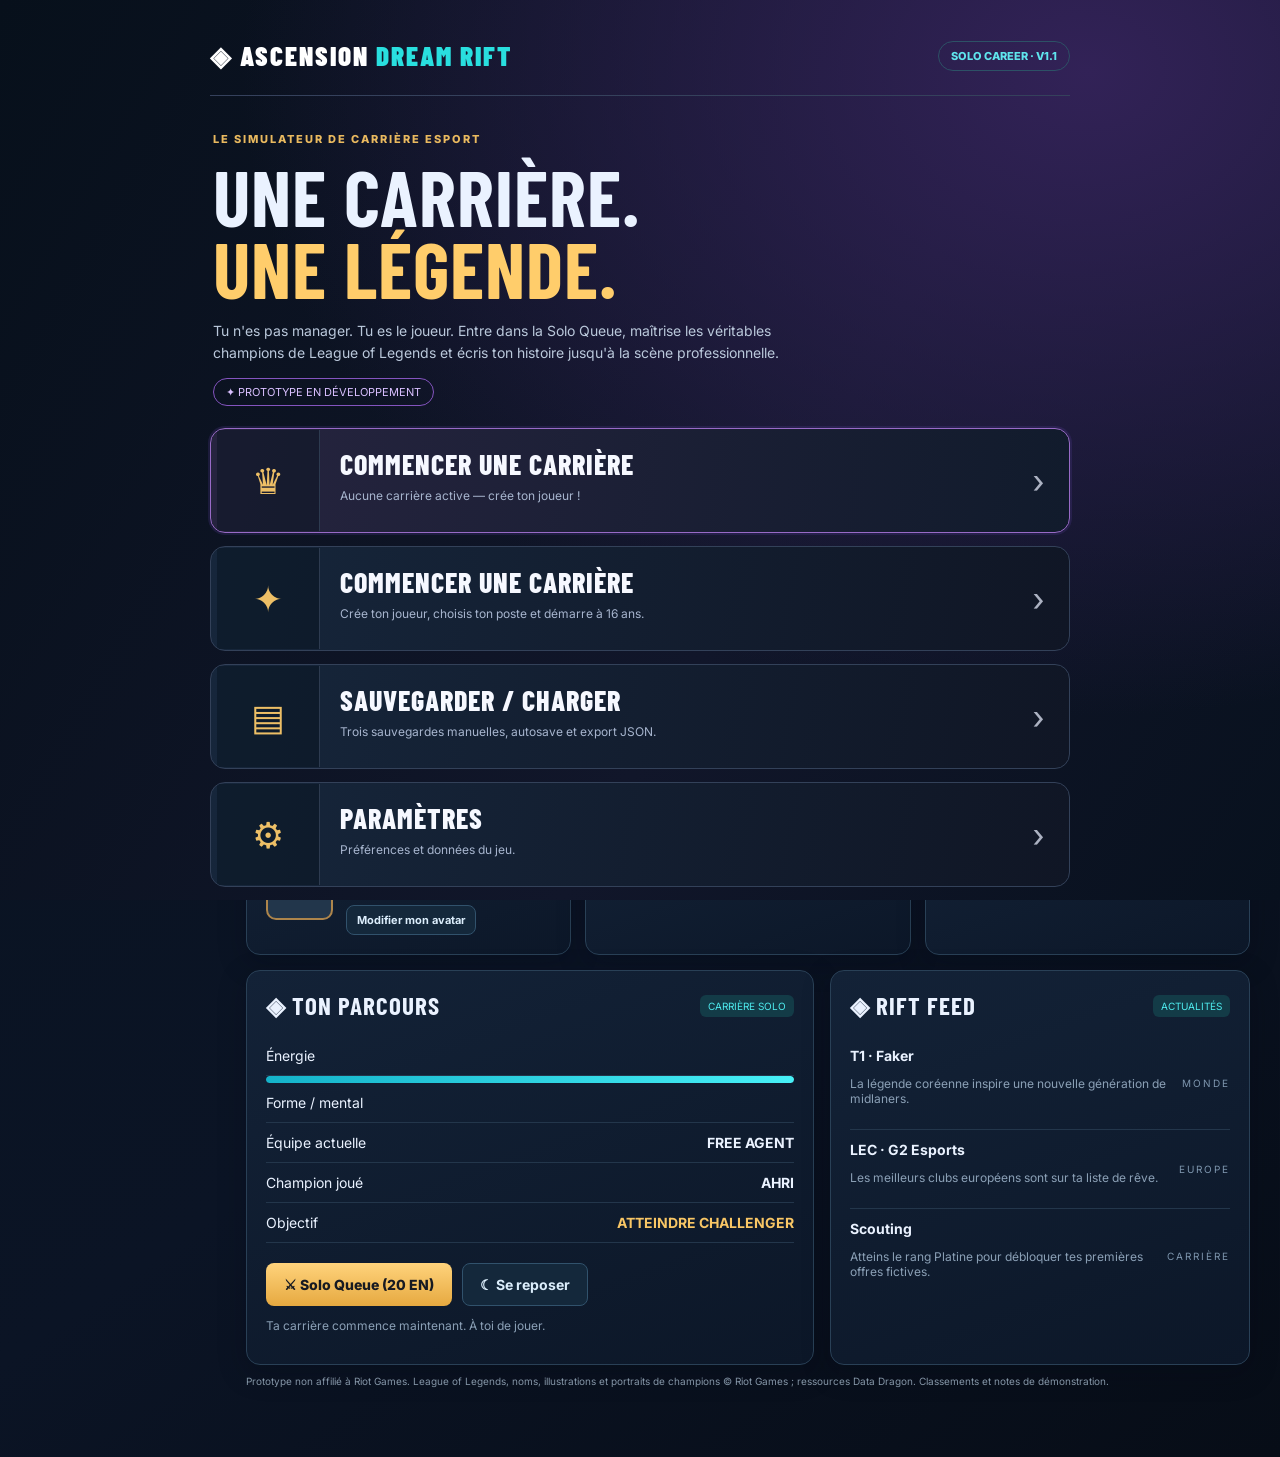
<file: v4-5-test.html>
<!doctype html><html lang="fr"><head><meta charset="UTF-8"><meta name="viewport" content="width=device-width, initial-scale=1"><title>Ascension Dream Rift — V4.5 Classements Tier 2</title><style>
@import url('https://fonts.googleapis.com/css2?family=Barlow+Condensed:wght@500;600;700;800;900&family=Inter:wght@400;500;600;700;800&display=swap');
:root{font-family:Inter,Arial,sans-serif;color:#eaf2ff;background:#080f1b;font-size:14px}*{box-sizing:border-box}body{margin:0;background:linear-gradient(145deg,#081320,#0b1425 58%,#070d17);min-height:100vh}button,input,select{font:inherit}button{cursor:pointer}button:disabled{opacity:.5;cursor:not-allowed} .app{display:flex;min-height:100vh}.sidebar{width:216px;min-width:216px;border-right:1px solid #223247;background:#091521;padding:27px 16px;position:sticky;top:0;height:100vh}.brand{font:900 27px 'Barlow Condensed',sans-serif;letter-spacing:2px;color:white}.brand em{font-style:normal;color:#29dfdf}.small{font-size:10px;letter-spacing:2px;color:#7d95ad;text-transform:uppercase}.sidelink{border:1px solid transparent;background:none;width:100%;text-align:left;color:#8ea2b9;padding:13px;border-radius:9px;margin:4px 0}.sidelink:hover,.sidelink.active{background:#12263a;border-color:#28506c;color:#ffca65}.main{flex:1;min-width:0;padding:22px 30px 60px;max-width:1600px;margin:auto}.top{display:flex;align-items:center;justify-content:space-between;gap:15px;margin-bottom:22px}.eyebrow{color:#e9b95f;letter-spacing:2px;font-size:11px;font-weight:800;text-transform:uppercase}h1,h2,h3{font-family:'Barlow Condensed',sans-serif;letter-spacing:1px;margin:0}h1{font-size:35px;text-transform:uppercase}h2{font-size:25px}h3{font-size:19px}.muted{color:#8ba0b6}.pill{display:inline-block;border:1px solid #2d5166;border-radius:30px;color:#5fe5ed;padding:7px 12px;font-size:11px;font-weight:800}.card{background:linear-gradient(160deg,#132237,#0c1728);border:1px solid #294056;border-radius:14px;padding:19px;box-shadow:0 8px 28px #02081340}.hero{min-height:345px;border:1px solid #34506b;border-radius:17px;overflow:hidden;position:relative;background:linear-gradient(90deg,#0a1525 0%,#0c1829 42%,#101d34a0 76%),url('https://images.unsplash.com/photo-1542751371-adc38448a05e?w=1400&q=80') center/cover;display:flex;align-items:center;padding:35px;margin-bottom:17px}.hero:after{content:'';position:absolute;inset:0;background:linear-gradient(90deg,#081321f0,#08132199 65%,transparent);pointer-events:none}.hero-inner{position:relative;z-index:1;max-width:550px}.hero h2{font-size:59px;line-height:.94;margin:12px 0}.hero h2 span{color:#fac45d}.hero p{line-height:1.7;color:#b7c9dd;max-width:480px}.gold{background:linear-gradient(#ffd37c,#e6a940);color:#171a22;font-weight:800;border:none;border-radius:8px;padding:13px 18px}.ghost{background:#14283b;color:#dceefc;border:1px solid #31526c;border-radius:8px;padding:12px 17px;font-weight:700}.actions{display:flex;gap:10px;flex-wrap:wrap;margin-top:20px}.stats{display:grid;grid-template-columns:repeat(4,1fr);gap:12px;margin:15px 0}.num{font-size:27px;font-weight:800;color:#fff;margin-top:7px}.cyan{color:#36dfeb}.goldtext{color:#f8c665}.grid{display:grid;grid-template-columns:1.35fr 1fr;gap:16px}.sectiontitle{display:flex;justify-content:space-between;align-items:center;margin-bottom:15px}.bar{height:7px;border-radius:50px;background:#25344a;overflow:hidden}.fill{height:100%;background:linear-gradient(90deg,#14b3ca,#47f0f7);border-radius:40px}.goldfill{background:linear-gradient(90deg,#d39134,#ffd177)}.line{padding:11px 0;border-bottom:1px solid #23364b;display:flex;justify-content:space-between;gap:12px;align-items:center}.line:last-child{border-bottom:0}.tag{font-size:10px;background:#133b47;color:#4eebee;padding:5px 8px;border-radius:6px}.note{font-size:12px;color:#8ba0b6}.tabs{display:flex;flex-wrap:wrap;gap:8px;margin:12px 0 18px}.tabs button{background:#15273b;border:1px solid #2d4054;border-radius:8px;color:#b6c6d9;padding:9px 14px}.tabs button.active{background:#ffd06b;color:#18202c;border-color:#ffd06b}.training{display:grid;grid-template-columns:repeat(3,minmax(0,1fr));gap:13px}.traincard{padding:17px}.traincard h3{margin:10px 0}.traincard p{font-size:12px;min-height:36px;color:#94acc1}.rankrow{display:grid;grid-template-columns:35px 1fr 100px 75px;align-items:center;gap:10px;padding:13px;border-bottom:1px solid #23374c}.rankrow.me{background:#1b3b48}.rankrow strong{color:#ffd16b}.tabcontent{display:none}.tabcontent.active{display:block}.player{display:flex;gap:13px;align-items:center}.portrait{width:56px;height:60px;object-fit:cover;border-radius:8px;border:1px solid #416079}.search{padding:11px 13px;border:1px solid #2c4861;background:#0a1523;border-radius:8px;color:white;min-width:180px}.select{padding:11px;border:1px solid #2c4861;background:#0a1523;border-radius:8px;color:white}.modal{position:fixed;inset:0;background:#02060be8;z-index:50;display:flex;align-items:center;justify-content:center;padding:20px}.modal .card{width:100%;max-width:450px}.formfield{display:block;width:100%;margin:9px 0 14px;padding:12px;background:#0a1423;color:#fff;border:1px solid #385168;border-radius:8px}.bottomnav{display:none}.toast{position:fixed;bottom:25px;right:25px;padding:14px 20px;border-radius:9px;background:#164856;border:1px solid #3ab5bb;color:white;z-index:90;display:none}.photo-credit{font-size:10px;color:#8495a6;margin-top:10px}
@media(max-width:900px){.sidebar{display:none}.main{padding:15px 14px 90px}.hero{padding:25px;min-height:320px}.hero h2{font-size:45px}.stats{grid-template-columns:repeat(2,1fr)}.grid{grid-template-columns:1fr}.training{grid-template-columns:repeat(2,minmax(0,1fr))}.bottomnav{display:flex;position:fixed;bottom:0;left:0;right:0;background:#0b1829;border-top:1px solid #2d465d;z-index:20;justify-content:space-around;padding:9px 2px env(safe-area-inset-bottom)}.bottomnav button{border:0;background:none;color:#a0b3c9;font-size:10px;padding:7px}.bottomnav button.active{color:#ffcb62}.top h1{font-size:27px}}@media(max-width:420px){.training{grid-template-columns:1fr}.hero h2{font-size:39px}.rankrow{grid-template-columns:22px 1fr 62px 45px;font-size:11px}.stats{gap:8px}.card{padding:14px}}
.landing{position:fixed;inset:0;overflow:auto;z-index:40;background:radial-gradient(ellipse at 85% 8%,#322257 0%,transparent 55%),linear-gradient(120deg,#07101b,#11162a 60%,#08111e);padding:25px 16px 45px}.landing-body{max-width:860px;margin:auto}.landing-top{display:flex;justify-content:space-between;align-items:center;padding:14px 0 23px;border-bottom:1px solid #35415c;gap:8px}.landing-intro{padding:36px 3px 22px}.landing-intro h2{font-size:clamp(43px,7vw,78px);line-height:.92;margin:15px 0}.landing-intro h2 span{color:#ffcd6b}.landing-intro p{color:#bac8db;max-width:570px;line-height:1.6}.landing-menu{display:grid;gap:13px}.landing-choice{display:flex;align-items:stretch;min-height:105px;text-align:left;width:100%;border-radius:15px;border:1px solid #334159;background:linear-gradient(100deg,#16263b,#101625);color:#f6f8ff;overflow:hidden;transition:border-color .2s}.landing-choice:hover{border-color:#f5c56c}.landing-choice.featured{border-color:#986ac6;background:linear-gradient(100deg,#26243f,#111b2c);box-shadow:0 0 0 2px #6b47b72e}.choice-icon{min-width:103px;background:#06111d71;border-right:1px solid #2d3b50;display:grid;place-items:center;color:#edbf66;font-size:36px}.choice-txt{padding:17px 20px;flex:1;min-width:0}.choice-txt b{display:block;font:800 28px 'Barlow Condensed';letter-spacing:1px}.choice-txt span{display:block;color:#a7b5ce;font-size:12px;margin-top:7px}.choice-arrow{font-size:34px;color:#acb2c2;margin:auto 19px}.landing-foot{text-align:center;color:#74859b;font-size:10px;margin:26px auto}.modal-close{float:right;color:#abc5d7;border:0;background:transparent;font-size:27px}.slot{display:flex;flex-wrap:wrap;gap:9px;align-items:center;justify-content:space-between;background:#0b1b2f;border:1px solid #304962;border-radius:10px;padding:13px;margin:9px 0}.slot-actions{display:flex;gap:6px}.slot-actions button{padding:8px}.save-help{color:#a7bad0;font-size:12px;line-height:1.65}.champ-grid{display:grid;grid-template-columns:repeat(auto-fill,minmax(115px,1fr));gap:10px}.champ-option{background:#0a1929;border:1px solid #2b4056;border-radius:11px;padding:10px 7px;display:flex;flex-direction:column;align-items:center;gap:7px;color:white}.champ-option.selected{border:2px solid #faca65;background:#29283e}.champ-option img{width:82px;height:82px;border-radius:9px;object-fit:cover;background:#22344b}.champ-banner{border-radius:12px;min-height:165px;padding:15px;display:flex;align-items:flex-end;background:linear-gradient(90deg,#071321 10%,#142238a0),var(--champ-splash,none) center 30%/cover;border:1px solid #3d536b;margin:15px 0}.champ-banner strong{font:800 34px 'Barlow Condensed'}.tag-purple{display:inline-block;border:1px solid #8454bf;color:#d9c0ff;border-radius:25px;padding:6px 12px;font-size:11px}@media(max-width:600px){.landing{padding:10px 13px 34px}.landing-choice{min-height:86px}.choice-icon{min-width:68px;font-size:27px}.choice-txt{padding:12px 9px}.choice-txt b{font-size:22px}.choice-txt span{font-size:11px}.choice-arrow{margin:auto 9px}.champ-grid{grid-template-columns:repeat(3,minmax(0,1fr));gap:7px}.champ-option img{width:100%;height:auto;aspect-ratio:1}}
/* V1.2 - photorealistic avatar selection and real LoL rank crests */
.creation-overlay{z-index:64;align-items:center}.creation-card{width:min(860px,100%)!important;max-width:860px!important;max-height:93dvh;overflow:auto;padding:27px!important;border:1px solid #536785;background:linear-gradient(145deg,#12263c,#0c1626);box-shadow:0 25px 95px #010710bf}
.creation-card h1{font-size:clamp(33px,5vw,51px);margin:8px 0}.creator-lead{max-width:600px;line-height:1.6}.creator-columns{display:grid;grid-template-columns:.83fr 1.4fr;gap:25px;margin-top:21px}.creator-profile{text-align:center;background:linear-gradient(160deg,#152d47,#0a1425);border:1px solid #314b66;border-radius:15px;padding:19px;align-self:start;position:sticky;top:0}.creator-portrait{position:relative;aspect-ratio:4/5;max-height:300px;overflow:hidden;border-radius:13px;border:2px solid #be965b;background:#102238;margin:auto}.creator-portrait:after{content:'';position:absolute;inset:55% 0 0;background:linear-gradient(transparent,#101f31b8);pointer-events:none}.creator-portrait img{width:100%;height:100%;object-fit:cover;object-position:center 34%}.creator-profile h2{font-size:36px;margin-top:6px;overflow-wrap:anywhere}.creator-meta{display:flex;flex-wrap:wrap;gap:6px;justify-content:center;margin:9px 0}.creator-meta span{font-size:10px;border:1px solid #3c5873;border-radius:6px;padding:5px 7px;color:#c7daed}.creator-label{letter-spacing:2px;color:#f5c56c;font-size:11px;font-weight:800;margin:0 0 11px}.creator-field-label{color:#b9c7d8;font-weight:700;font-size:12px}.creator-fields .formfield{margin:7px 0 0}.gender-buttons{display:grid;grid-template-columns:1fr 1fr;gap:9px}.gender-buttons button{border:1px solid #34506a;background:#0a1627;border-radius:9px;color:#c0d1e4;padding:11px;font-weight:800}.gender-buttons button.selected{background:#44381f;color:#ffd078;border-color:#f3ba58}.avatar-choices{display:grid;grid-template-columns:repeat(6,minmax(0,1fr));gap:8px}.avatar-choice{display:block;position:relative;aspect-ratio:1;border:2px solid #34485e;border-radius:10px;overflow:hidden;background:#12233a;padding:0}.avatar-choice.selected{border-color:#ffcd6a;box-shadow:0 0 0 2px #e5a94648}.avatar-choice img{display:block;width:100%;height:100%;object-fit:cover}.avatar-choice.selected:after{content:'✓';position:absolute;right:3px;bottom:3px;background:#ffc665;color:#172032;font-size:11px;font-weight:900;border-radius:30px;width:18px;height:18px;display:grid;place-items:center}.creator-random{margin-top:9px;padding:9px 12px;font-size:12px}.create-submit{width:100%;margin-top:20px;padding:16px;letter-spacing:1px}.dashboard-avatar{width:67px;height:75px;object-fit:cover;border:2px solid #ad854b;border-radius:10px;background:#22364b}.player-stat-card,.rank-stat-card{display:flex;align-items:center;gap:13px}.mini-rank-crest{height:84px;width:75px;object-fit:contain;filter:drop-shadow(0 2px 8px #0008)}.rank-stat-card .num{font-size:23px}.promotion-modal{position:fixed;inset:0;z-index:110;display:flex;justify-content:center;align-items:center;overflow:auto;padding:20px;background:radial-gradient(ellipse at center,#1c365ad9,#050c19f8 70%);backdrop-filter:blur(9px)}.promotion-inner{position:relative;text-align:center;z-index:1;width:min(650px,100%);padding:23px 16px 34px;border:1px solid #ca9b51;border-radius:20px;background:linear-gradient(155deg,#172b45ec,#091322ef);box-shadow:0 0 65px #edc15d25,0 25px 100px #000b}.promotion-kicker{font-size:14px;color:#ffcc70}.promotion-title{font:900 clamp(39px,8vw,72px)/1.04 'Barlow Condensed',sans-serif;letter-spacing:3px;color:#ffda82;text-shadow:0 0 28px #d7a35188;margin:8px 0 16px}.promotion-crests{display:flex;align-items:center;justify-content:center;gap:7px;padding:4px 0 19px}.promotion-crests>div{position:relative;display:flex;flex-direction:column;align-items:center;gap:10px;min-width:0}.promotion-crests img{height:clamp(118px,28vw,202px);width:clamp(113px,26vw,200px);object-fit:contain;position:relative;z-index:2;filter:drop-shadow(0 10px 19px #0009)}.promotion-rank-old{opacity:.48;animation:oldRankSlide 1s both}.promotion-rank-new{animation:rankReveal 1.25s cubic-bezier(.14,.86,.31,1.3) both}.promotion-rank-new img{filter:drop-shadow(0 0 30px #fad176a8)}.promotion-crests span{font:800 clamp(17px,4vw,27px) 'Barlow Condensed',sans-serif;letter-spacing:2px;color:#fff}.promotion-divider{font-size:32px;color:#ffce70;align-self:center;animation:rankFlash 1.5s infinite alternate}.promotion-glow{position:absolute;inset:12% 0 20%;border-radius:100%;background:#ffd06c65;filter:blur(50px);animation:rankFlash 1s infinite alternate}.promotion-aurora{pointer-events:none;position:absolute;inset:0;background:radial-gradient(circle at 50% 43%,#eeb64b36,transparent 38%);animation:rankFlash 1.6s infinite alternate}.promotion-caption{color:#bbcee6;letter-spacing:2px;font-size:12px;font-weight:800;margin-bottom:21px}.promotion-inner .gold{font-size:13px;letter-spacing:1px;padding:15px 22px}@keyframes rankReveal{from{transform:scale(.35) translateY(42px) rotate(-13deg);opacity:0;filter:brightness(3)}60%{opacity:1}to{transform:scale(1) translateY(0) rotate(0);opacity:1;filter:brightness(1)}}@keyframes oldRankSlide{from{transform:translateX(40px) scale(1.1);opacity:1}to{transform:translateX(0) scale(.84);opacity:.48}}@keyframes rankFlash{from{opacity:.45}to{opacity:1}}@media(max-width:740px){.creation-overlay{padding:8px}.creation-card{padding:17px!important;max-height:96dvh}.creator-columns{grid-template-columns:1fr;gap:15px}.creator-profile{display:grid;grid-template-columns:100px 1fr;align-items:center;gap:3px 13px;text-align:left;position:static;padding:11px}.creator-portrait{grid-row:span 4;width:100px;height:126px;margin:0}.creator-profile .eyebrow{font-size:10px}.creator-profile h2{font-size:29px}.creator-profile .note{font-size:10px;line-height:1.35}.creator-meta{justify-content:start}.avatar-choices{gap:7px}.player-stat-card,.rank-stat-card{gap:9px}.dashboard-avatar{width:55px;height:66px}.mini-rank-crest{width:58px;height:69px}.rank-stat-card .num,.player-stat-card .num{font-size:19px}}@media(prefers-reduced-motion:reduce){.promotion-modal *{animation:none!important}}
.choice-icon.has-photo{background-position:center;background-size:cover;background-repeat:no-repeat}.save-slot-player{display:flex;align-items:center;gap:11px}.save-slot-avatar{width:44px;height:51px;object-fit:cover;border-radius:8px;border:1px solid #f8ca77}.save-slot-player .note{margin:6px 0 0}
/* V2 TEST — pro roster portrait treatments and prominent SoloQ rank */
.avatar-choice{aspect-ratio:3/4;border-radius:12px;isolation:isolate;background:radial-gradient(circle at 50% 20%,#385678,#090f1a 78%)}
.avatar-choice img{object-position:center 13%;filter:contrast(1.07) saturate(.87)}
.avatar-choice:before,.creator-portrait:after{content:"";position:absolute;z-index:2;left:-5%;right:-5%;bottom:-2%;height:39%;pointer-events:none;background:linear-gradient(100deg,transparent 9%,#224268 11%,#071425 29%,#0c2748 50%,#06101e 74%,#224268 89%,transparent 91%);clip-path:polygon(9% 27%,30% 7%,40% 0,50% 17%,60% 0,70% 7%,91% 27%,100% 100%,0 100%);border-bottom:3px solid #e7b75b}
.avatar-choice:before{height:36%}
.creator-portrait{position:relative;overflow:hidden;isolation:isolate}
.creator-portrait:after{height:34%}
.avatar-choice.selected{box-shadow:0 0 0 2px #e5a94670,0 0 21px #e6b75839}
.avatar-choice:hover{transform:translateY(-3px);border-color:#eac36c}
.rank-stat-card{min-height:178px;position:relative;overflow:hidden;gap:20px;border-color:#9a7440;background:radial-gradient(ellipse at 10% 35%,#644a2a66,transparent 55%),linear-gradient(160deg,#18273e,#0c1728)}
.rank-stat-card:after{content:"";position:absolute;inset:0;pointer-events:none;border-radius:14px;box-shadow:inset 0 0 28px #c49e2b1a}
.rank-stat-card .mini-rank-crest{height:clamp(125px,12vw,174px);width:clamp(112px,11vw,150px);flex-shrink:0;filter:drop-shadow(0 0 15px #d4a55662)}
.rank-stat-card .num{font-size:clamp(26px,3vw,39px);line-height:1.12;white-space:nowrap}
.rank-stat-card .small{letter-spacing:2px;font-weight:800;color:#f7d28b}
.rank-stat-card .note{font-weight:800;font-size:16px;color:#f2e3c4}
.promotion-modal{background:radial-gradient(ellipse at center,#203453ef,#030916fa 73%)}
.promotion-inner{width:min(790px,100%);border:2px solid #e3b66c;box-shadow:0 0 120px #d9a65436,0 35px 110px #000e;animation:v2Entrance .8s cubic-bezier(.17,.67,.29,1.18) both}
.promotion-rank-new img{animation:v2Crest 1.5s ease-out both;filter:drop-shadow(0 0 30px #ffd472c9)}
.promotion-rank-new{animation:rankReveal 1.25s cubic-bezier(.14,.86,.31,1.3) both}
.promotion-inner:after{content:"✦       ✦      ✧        ✦       ✧      ✦";position:absolute;left:0;right:0;top:30%;font-size:30px;letter-spacing:28px;color:#ffd88499;pointer-events:none;animation:v2Sparks 2.5s ease-out both}
@keyframes v2Entrance{from{transform:scale(.7) translateY(45px);opacity:0;filter:blur(10px)}to{transform:scale(1) translateY(0);opacity:1;filter:blur(0)}}
@keyframes v2Crest{0%{transform:scale(.2) rotate(-18deg);opacity:0}45%{transform:scale(1.25) rotate(4deg);opacity:1}70%{transform:scale(.94)}100%{transform:scale(1)}}
@keyframes v2Sparks{0%{opacity:0;transform:scale(.4) translateY(40px)}35%{opacity:1}100%{opacity:0;transform:scale(1.8) translateY(-65px)}}
@media(max-width:800px){.rank-stat-card{min-height:142px}.rank-stat-card .mini-rank-crest{width:95px;height:112px}.rank-stat-card .num{font-size:25px}.promotion-inner:after{letter-spacing:7px;font-size:16px}}
@media(prefers-reduced-motion:reduce){.promotion-inner,.promotion-inner:after,.promotion-rank-new img{animation:none!important}}

/* V3 fixes */
.avatar-choice:before,.creator-portrait:after{display:none!important}
.avatar-choice{aspect-ratio:3/4}
.avatar-choice img,.creator-portrait img{object-fit:cover;object-position:center center}
.rank-stat-card{min-width:0;min-height:160px;gap:10px;padding:15px}
.rank-stat-card>div{min-width:0;flex:1}
.rank-stat-card .mini-rank-crest{flex:0 0 100px;width:100px;height:115px;object-fit:contain}
.rank-stat-card .num{font-size:clamp(20px,2vw,30px);white-space:normal;overflow-wrap:normal;line-height:1.05}
.rank-stat-card .small{font-size:10px}
.rank-stat-card .note{font-size:14px}
.practice-layout{display:grid;grid-template-columns:minmax(0,1.7fr) minmax(310px,.9fr);gap:16px;align-items:start}
.practice-layout .training{display:grid;grid-template-columns:repeat(2,minmax(0,1fr));gap:12px}
.live-attributes{position:sticky;top:16px}
.skill-row{padding:8px 9px;border-radius:8px;transition:background .3s}
.skill-row.gain{animation:statRise 1.5s ease-out}
#training-feedback{min-height:24px;margin-top:12px;color:#fbd480;font-weight:900;font-size:17px}
#training-feedback.pop{animation:statRise 1.2s ease-out}
@keyframes statRise{0%{background:#d5a43b70;box-shadow:0 0 20px #f3ce6380;transform:scale(1.03)}100%{background:transparent;box-shadow:none;transform:scale(1)}}
@media(max-width:1100px){.practice-layout{grid-template-columns:1fr}.live-attributes{position:static}.rank-stat-card .mini-rank-crest{flex-basis:76px;width:76px;height:94px}}
@media(max-width:650px){.practice-layout .training{grid-template-columns:1fr}.rank-stat-card .num{font-size:22px}}
/* V4 official LoL crest image sizing */
.rank-stat-card .mini-rank-crest{object-fit:contain;object-position:center;filter:drop-shadow(0 0 11px #d4a55670)}
.promotion-crests img{object-fit:contain;object-position:center}

/* V4.1 — official ranked crest is the visual focal point; text stays proportionate */
.stats{display:grid;grid-template-columns:repeat(5,minmax(0,1fr));align-items:stretch}
.stats>.card{min-width:0}
.stats>.rank-stat-card{grid-column:span 2;display:flex;align-items:center;justify-content:center;gap:18px;padding:14px 20px;min-height:190px}
.stats>.rank-stat-card .mini-rank-crest{display:block;flex:0 0 175px!important;width:175px!important;height:175px!important;max-width:48%;object-fit:contain;filter:drop-shadow(0 0 15px #d5a85965)}
.stats>.rank-stat-card>div{flex:1;min-width:0}
.stats>.rank-stat-card #n-rank{font-family:'Barlow Condensed',sans-serif;font-weight:900;font-size:clamp(25px,2.6vw,39px)!important;letter-spacing:.6px;line-height:1.08;overflow-wrap:normal;word-break:normal}
.stats>.rank-stat-card #n-lp{margin-top:8px;font-size:18px}
.stats>.rank-stat-card .small{font-size:11px;letter-spacing:1.4px}
@media(max-width:1200px){.stats{grid-template-columns:repeat(2,minmax(0,1fr))}.stats>.rank-stat-card{grid-column:span 2}.stats>.rank-stat-card .mini-rank-crest{flex-basis:175px!important;width:175px!important;height:175px!important}}
@media(max-width:550px){.stats>.rank-stat-card{padding:12px;gap:8px;min-height:155px}.stats>.rank-stat-card .mini-rank-crest{flex-basis:125px!important;width:125px!important;height:140px!important;max-width:45%}.stats>.rank-stat-card #n-rank{font-size:clamp(22px,6vw,31px)!important}.stats>.rank-stat-card #n-lp{font-size:15px}}
/* V4.1 rank emblem and rank title in distinct independent panels */
.stats>.rank-stat-card{gap:12px!important;min-height:190px;justify-content:stretch!important}
.rank-emblem-panel{min-width:0!important;flex:0 0 46%!important;height:175px;display:flex;align-items:center;justify-content:center;border-radius:12px;background:radial-gradient(ellipse at center,#b8894930,#0917276b 70%);border:1px solid #b58c4838}
.rank-name-panel{min-width:0!important;flex:1!important;display:flex;flex-direction:column;justify-content:center;align-items:flex-start;padding:10px 2px}
.stats>.rank-stat-card .rank-emblem-panel .mini-rank-crest{max-width:none!important;width:175px!important;height:175px!important;flex:none!important}
.stats>.rank-stat-card .rank-name-panel #n-rank{font-size:clamp(24px,2.5vw,38px)!important;line-height:1.07;word-break:normal}
@media(max-width:550px){.rank-emblem-panel{height:130px;flex-basis:44%!important}.stats>.rank-stat-card .rank-emblem-panel .mini-rank-crest{width:130px!important;height:130px!important}.stats>.rank-stat-card .rank-name-panel #n-rank{font-size:clamp(22px,5.4vw,28px)!important}}

/* V4.2 — a spectacular ranked showcase, readable fixed-size rank name */
.stats{grid-template-columns:repeat(3,minmax(0,1fr))!important;gap:14px}
.stats>.rank-stat-card{grid-column:1/-1!important;grid-row:1;display:flex!important;align-items:center;justify-content:center!important;gap:32px!important;min-height:310px!important;padding:20px 40px!important;isolation:isolate;overflow:hidden;background:radial-gradient(ellipse at 30% 44%,#9e6c3540,transparent 51%),linear-gradient(120deg,#162943,#0b1424 80%);border:1px solid #ad874a;box-shadow:0 0 32px #ad873629,inset 0 0 34px #c09b2316}
.stats>.rank-stat-card:before{content:"";position:absolute;inset:-45%;z-index:-1;background:conic-gradient(from 0deg,transparent 20%,#ffd16a1d 27%,transparent 36%,transparent 67%,#fff2ae13 75%,transparent 82%);animation:rankAura 17s linear infinite}
.stats>.rank-stat-card .rank-emblem-panel{height:280px!important;flex:0 0 330px!important;max-width:48%;position:relative;background:radial-gradient(circle,#e5bd4c30,transparent 67%)!important;border:none!important;overflow:visible;filter:drop-shadow(0 0 28px #edbd4860)}
.stats>.rank-stat-card .rank-emblem-panel:after{content:"";position:absolute;inset:12%;border:1px solid #ebc9785c;border-radius:50%;box-shadow:0 0 45px #c9943955,inset 0 0 50px #b888302c;z-index:-1}
.stats>.rank-stat-card .rank-emblem-panel .mini-rank-crest{width:310px!important;height:310px!important;max-width:100%!important;flex:none!important;filter:drop-shadow(0 0 27px #efc97491);animation:rankFloat 4s ease-in-out infinite}
.stats>.rank-stat-card .rank-name-panel{flex:1!important;align-items:flex-start;max-width:390px;gap:8px}
.stats>.rank-stat-card .rank-name-panel #n-rank{font-size:32px!important;line-height:1.13!important;letter-spacing:1px}
.stats>.rank-stat-card .rank-name-panel #n-lp{font-size:20px!important;margin:0}
.stats>.rank-stat-card .rank-name-panel .small{font-size:12px!important;color:#edca88}
@keyframes rankFloat{0%,100%{transform:translateY(0) scale(1)}50%{transform:translateY(-9px) scale(1.025)}}
@keyframes rankAura{to{transform:rotate(360deg)}}
@media(max-width:900px){.stats{grid-template-columns:repeat(2,minmax(0,1fr))!important}.stats>.rank-stat-card{padding:16px!important;gap:8px!important;min-height:250px!important}.stats>.rank-stat-card .rank-emblem-panel{flex-basis:240px!important;height:240px!important}.stats>.rank-stat-card .rank-emblem-panel .mini-rank-crest{width:250px!important;height:250px!important}}
@media(max-width:560px){.stats>.rank-stat-card{min-height:220px!important;padding:12px!important}.stats>.rank-stat-card .rank-emblem-panel{flex-basis:52%!important;max-width:52%;height:200px!important}.stats>.rank-stat-card .rank-emblem-panel .mini-rank-crest{width:205px!important;height:205px!important}.stats>.rank-stat-card .rank-name-panel #n-rank{font-size:27px!important}.stats>.rank-stat-card .rank-name-panel #n-lp{font-size:17px!important}}
@media(prefers-reduced-motion:reduce){.stats>.rank-stat-card:before,.stats>.rank-stat-card .mini-rank-crest{animation:none!important}}

/* Split 3 2026 Riot regional rankings — mobile first */
.standings-intro{margin:0 0 17px;font-size:13px;line-height:1.6;max-width:780px}
.region-tabs{display:flex;flex-wrap:wrap;gap:8px!important;margin:14px 0 18px}
.region-tabs button{flex:0 0 auto!important;white-space:nowrap;padding:12px 18px;border-radius:9px;font-size:13px;letter-spacing:.8px}
.standings-card{padding:22px;overflow:hidden}
.standings-heading{display:flex;justify-content:space-between;align-items:center;gap:16px;margin-bottom:16px;flex-wrap:wrap}
.standings-heading h2{font-size:34px;color:#fbd184}
.standings-heading p{margin:5px 0 0}
.standings-source{border:1px solid #b6945273;color:#ffd37f;text-decoration:none;letter-spacing:1px;font-size:11px;font-weight:900;padding:11px 14px;border-radius:8px;white-space:nowrap}
.standings-source:hover{background:#dca95724}
.ranking-group{border:1px solid #2a4155;border-radius:12px;overflow:hidden;margin:17px 0 22px}
.ranking-group-title{display:flex;justify-content:space-between;align-items:center;gap:12px;padding:15px;background:linear-gradient(90deg,#1f374a,#152537);color:#ffd184;font-weight:900;letter-spacing:.8px;font-size:14px}
.rank-table-header,.rank-table-row{display:grid;grid-template-columns:40px minmax(0,1fr) 40px 40px 74px;align-items:center;gap:12px;padding:10px 15px}
.rank-table-header{background:#091524;color:#83a2b7;font-size:10px;font-weight:900;letter-spacing:1.2px}
.rank-table-row{min-height:58px;border-top:1px solid #25364a;background:#0c192a;transition:background .2s}
.rank-table-row:nth-child(odd){background:#101d2f}
.rank-table-row:hover{background:#19314b}
.rank-table-row.rank-first{background:linear-gradient(90deg,#7e5e223d,#17283b)}
.rank-position{font:900 20px 'Barlow Condensed',sans-serif;color:#b9d0e5}
.rank-first .rank-position{color:#ffd475}
.rank-team{display:flex;align-items:center;gap:11px;min-width:0}
.rank-team b{font-size:13px;overflow-wrap:anywhere}
.team-initials{display:grid;place-items:center;flex:0 0 45px;min-height:32px;border-radius:7px;background:linear-gradient(150deg,#254260,#152438);border:1px solid #315471;color:#f9d28e;font:800 11px 'Barlow Condensed',sans-serif;letter-spacing:.3px}
.rank-win,.rank-loss,.rank-winrate{font-weight:800;font-size:12px;white-space:nowrap;text-align:center}
.rank-win{color:#56dbac}
.rank-loss{color:#ef8d9d}
.rank-winrate{color:#e2eafa}
.standings-footer{font-size:11px;line-height:1.6;margin:0}
@media(max-width:600px){
.standings-card{padding:12px}
.region-tabs{gap:6px!important}
.region-tabs button{padding:10px 11px;font-size:12px}
.standings-heading h2{font-size:28px}
.rank-table-header,.rank-table-row{grid-template-columns:24px minmax(0,1fr) 23px 23px 51px;gap:5px;padding:9px 6px}
.rank-team{gap:6px}
.team-initials{flex-basis:32px;min-height:26px;font-size:9px}
.rank-team b{font-size:11px}
.rank-position{font-size:16px}
.rank-win,.rank-loss,.rank-winrate{font-size:10px}
.rank-table-header{font-size:9px;letter-spacing:0}
}

/* V4.4 in-training ranked progression */
.training-sidebar{display:flex;flex-direction:column;gap:14px;min-width:0}
.training-sidebar .live-attributes{position:static!important}
.rank-live-card{display:flex;flex-direction:column;align-items:center;text-align:center;border-color:#bc9259;background:radial-gradient(ellipse at 50% 28%,#76552d3d,transparent 67%),linear-gradient(155deg,#15243a,#0b1526);box-shadow:0 0 35px #dca64220,inset 0 0 25px #dab6670e;padding:20px 16px}
.practice-rank-icon{display:block;width:min(240px,90%);height:215px;object-fit:contain;filter:drop-shadow(0 0 23px #e4a64c66);animation:rankFloat 4s ease-in-out infinite}
.rank-live-card h2{font-size:34px;color:#ffca70;margin:-10px 0 12px}
.practice-lp-numbers{display:flex;justify-content:space-between;align-items:baseline;gap:12px;width:100%;font-size:12px;color:#a8bdd4}
.practice-lp-numbers strong{font-size:22px;color:#fff}
.practice-lp-track{width:100%;height:11px;margin:11px 0 8px}
.practice-lp-track .fill{transition:width .9s cubic-bezier(.2,.8,.2,1)}
.practice-lp-result{padding:13px;margin:8px 0;font-size:15px;font-weight:900;color:#d6e4f5;border-radius:8px;min-height:45px;width:100%}
.practice-lp-result.lp-positive{color:#64e8ba;background:#3cdfa013}
.practice-lp-result.lp-negative{color:#ff899a;background:#f8748620}
.practice-lp-result.lp-pop{animation:lpPop 1s ease-out}
.practice-next-rank{font-size:12px;letter-spacing:1px;color:#f3c274;margin:4px 0 14px;font-weight:800}
.rank-live-card button{width:100%;font-size:12px}
@keyframes lpPop{0%{transform:scale(1.13);text-shadow:0 0 25px currentColor}100%{transform:scale(1);text-shadow:none}}
/* Cinematic ranked promotion */
.promotion-modal{background:radial-gradient(circle at 50% 48%,#93622e70,#07101bea 64%,#020713f8)!important}
.promotion-inner{border:2px solid #f5c46e!important;box-shadow:0 0 95px #ffcd6150,0 25px 110px #000d!important}
.promotion-title{animation:promotionPulse 1.8s ease-in-out infinite alternate}
.promotion-rank-new img{animation:promotionCrest 1.8s cubic-bezier(.16,1,.3,1) both!important;filter:drop-shadow(0 0 36px #ffcf75e0)!important}
.promotion-aurora{background:radial-gradient(ellipse at center,#f5c05a45,transparent 55%)!important}
@keyframes promotionPulse{from{text-shadow:0 0 14px #ffba6090;letter-spacing:3px}to{text-shadow:0 0 45px #fff3aab3;letter-spacing:5px}}
@keyframes promotionCrest{0%{opacity:0;transform:scale(.1) rotate(-18deg);filter:brightness(5)}55%{opacity:1;transform:scale(1.25) rotate(3deg)}78%{transform:scale(.92)}100%{transform:scale(1)}}
@media(prefers-reduced-motion:reduce){.practice-rank-icon,.promotion-title,.promotion-rank-new img{animation:none!important}}
.tier2-league{border:1px solid #c39350!important;background:#3a2b1c!important;color:#ffe2a0!important}.tier2-league.active{background:linear-gradient(#fcd07a,#dba146)!important;color:#101b2c!important}.region-tabs{row-gap:10px!important}
</style></head><body><div class="landing" id="landing"><div class="landing-body"><div class="landing-top"><div class="brand">◈ ASCENSION <em>DREAM RIFT</em></div><span class="pill">SOLO CAREER · V1.1</span></div><div class="landing-intro"><div class="eyebrow">LE SIMULATEUR DE CARRIÈRE ESPORT</div><h2>UNE CARRIÈRE.<br><span>UNE LÉGENDE.</span></h2><p>Tu n'es pas manager. Tu es le joueur. Entre dans la Solo Queue, maîtrise les véritables champions de League of Legends et écris ton histoire jusqu'à la scène professionnelle.</p><span class="tag-purple">✦ PROTOTYPE EN DÉVELOPPEMENT</span></div><div class="landing-menu"><button class="landing-choice featured" onclick="continueCareer()"><span class="choice-icon" id="menu-profile-photo">♛</span><span class="choice-txt"><b id="continue-title">CONTINUER MA CARRIÈRE</b><span id="continue-subtitle">Reprendre ta dernière partie.</span></span><span class="choice-arrow">›</span></button><button class="landing-choice" onclick="newCareerPrompt()"><span class="choice-icon">✦</span><span class="choice-txt"><b>COMMENCER UNE CARRIÈRE</b><span>Crée ton joueur, choisis ton poste et démarre à 16 ans.</span></span><span class="choice-arrow">›</span></button><button class="landing-choice" onclick="showSaves()"><span class="choice-icon">▤</span><span class="choice-txt"><b>SAUVEGARDER / CHARGER</b><span>Trois sauvegardes manuelles, autosave et export JSON.</span></span><span class="choice-arrow">›</span></button><button class="landing-choice" onclick="showSettings()"><span class="choice-icon">⚙</span><span class="choice-txt"><b>PARAMÈTRES</b><span>Préférences et données du jeu.</span></span><span class="choice-arrow">›</span></button></div><div class="landing-foot">ASCENSION DREAM RIFT · FAN GAME NON OFFICIEL · NON AFFILIÉ À RIOT GAMES</div></div></div><div class="app"><aside class="sidebar"><div class="brand">◈ ASCENSION <em>RIFT</em></div><p class="small">Your journey. Your legacy.</p><div style="height:30px"></div><div class="small">Carrière</div><div id="side"></div><hr style="border:0;border-top:1px solid #223247;margin-top:30px"><p class="note">Prototype V1 · Solo Career<br>Non affilié à Riot Games</p></aside><main class="main"><header class="top"><div><div class="eyebrow">MOBA · PRO PLAYER CAREER</div><h1 id="pagetitle">Tableau de bord</h1></div><div><button class="ghost" onclick="showSaves()">▤ Sauver</button> <button class="ghost" onclick="openMenu()">☰ Menu</button> <span class="pill" id="season">SAISON 2026 · S1</span></div></header>
<section id="home" class="tabcontent active"><div class="hero"><div class="hero-inner"><div class="eyebrow">✦ LE PARCOURS VERS LE SOMMET COMMENCE ICI</div><h2>TON TALENT.<br><span>TA LÉGENDE.</span></h2><p>De jeune espoir à superstar mondiale. Entraîne ton joueur, grimpe en SoloQ, gagne en réputation et décroche un contrat dans la scène professionnelle.</p><div class="actions"><button class="gold" onclick="go('practice')">⚡ COMMENCER L'ENTRAÎNEMENT →</button><button class="ghost" onclick="simulate()">▶ JOUER UN MATCH</button></div></div></div>
<div class="stats"><div class="card player-stat-card"><img id="dashboard-avatar" class="dashboard-avatar" alt="Avatar du joueur"><div><div class="small">Ton joueur</div><div class="num" id="n-name">SKYEN</div><div class="note" id="n-role">MID · 16 ANS</div><button class="ghost" style="margin-top:8px;padding:7px 10px;font-size:11px" onclick="showAvatarChange()">Modifier mon avatar</button></div></div><div class="card rank-stat-card"><div class="rank-emblem-panel"><img id="dashboard-rank-crest" class="mini-rank-crest" alt="Emblème du rang League of Legends"></div><div class="rank-name-panel"><div class="small">RANG SOLO QUEUE</div><div class="num goldtext" id="n-rank">BRONZE IV</div><div class="note" id="n-lp">0 LP</div></div></div><div class="card"><div class="small">Note générale</div><div class="num cyan" id="n-ovr">43 OVR</div><div class="note">Potentiel en progression</div></div><div class="card"><div class="small">Notoriété</div><div class="num" id="n-fans">120</div><div class="note">Abonnés</div></div></div>
<div class="grid"><div class="card"><div class="sectiontitle"><h2>◈ TON PARCOURS</h2><span class="tag">CARRIÈRE SOLO</span></div><div class="line"><span>Énergie</span><strong id="energytext"></strong></div><div class="bar"><div class="fill" id="energybar"></div></div><div class="line"><span>Forme / mental</span><strong id="mentaltext"></strong></div><div class="line"><span>Équipe actuelle</span><b id="contract">FREE AGENT</b></div><div class="line"><span>Champion joué</span><b id="profile-champ">AHRI</b></div><div class="line"><span>Objectif</span><b class="goldtext">ATTEINDRE CHALLENGER</b></div><div class="actions"><button class="gold" onclick="simulate()">⚔ Solo Queue (20 EN)</button><button class="ghost" onclick="rest()">☾ Se reposer</button></div><p class="note" id="matchmsg">Ta carrière commence maintenant. À toi de jouer.</p></div><div class="card"><div class="sectiontitle"><h2>◈ RIFT FEED</h2><span class="tag">ACTUALITÉS</span></div><div class="line"><div><b>T1 · Faker</b><p class="note">La légende coréenne inspire une nouvelle génération de midlaners.</p></div><span class="small">MONDE</span></div><div class="line"><div><b>LEC · G2 Esports</b><p class="note">Les meilleurs clubs européens sont sur ta liste de rêve.</p></div><span class="small">EUROPE</span></div><div class="line"><div><b>Scouting</b><p class="note">Atteins le rang Platine pour débloquer tes premières offres fictives.</p></div><span class="small">CARRIÈRE</span></div></div></div></section>
<section id="practice" class="tabcontent"><div class="sectiontitle"><h2>DEVIENS INCONTOURNABLE</h2><span class="pill" id="pracenergy">100 EN</span></div><div class="tabs"><button class="active" onclick="practiceTab('activities',this)">ENTRAÎNEMENT + ATTRIBUTS</button><button onclick="practiceTab('champions',this)">CHAMPIONS</button></div><div class="practice-layout" id="practice-layout"><div id="activities" class="training"></div><div class="training-sidebar"><div class="card rank-live-card"><div class="eyebrow">✦ TON CLASSEMENT EN DIRECT</div><img id="practice-rank-icon" alt="Emblème officiel League of Legends" class="practice-rank-icon"><h2 id="practice-rank-title">BRONZE IV</h2><div class="practice-lp-numbers"><strong id="practice-lp">0 LP</strong><span id="practice-next">100 LP avant la promotion</span></div><div class="bar practice-lp-track"><div id="practice-lp-fill" class="fill goldfill"></div></div><div id="practice-lp-result" class="practice-lp-result" aria-live="polite">Joue une Solo Queue pour gagner des LP !</div><div class="practice-next-rank" id="practice-next-rank"></div><button type="button" class="ghost" onclick="previewPromotion()">✦ Voir l'animation de promotion</button></div><div id="attributes" class="card live-attributes"></div></div></div><div id="training-feedback" role="status" aria-live="polite"></div><div id="champions" style="display:none" class="card"><h2>CHAMPION POOL</h2><p class="muted">Choisis un véritable champion de League of Legends pour les matchs classés.</p><div id="champ-selected"></div><div class="tabs" id="role-filters"></div><div id="champ-list" class="champ-grid"></div></div></section>
<section id="standings" class="tabcontent"><div class="sectiontitle"><h2>CLASSEMENTS ESPORT 2026</h2><span class="pill">9 LIGUES · TIER 1 + TIER 2</span></div><p class="muted standings-intro">Les classements régionaux 2026 de League of Legends, avec les circuits Tier 1 et Tier 2 (LFL, Prime League et LIT). Données officielles de Riot Games, figées au 13 octobre 2026 (pas de mise à jour en direct).</p><div class="tabs region-tabs" id="region-tabs" aria-label="Choisir une ligue"><button class="active" onclick="league('LEC')">🇪🇺 LEC</button><button onclick="league('LCK')">🇰🇷 LCK</button><button onclick="league('LPL')">🇨🇳 LPL</button><button onclick="league('LCS')">🇺🇸 LCS</button><button onclick="league('CBLOL')">🇧🇷 CBLOL</button><button onclick="league('LCP')">🌏 LCP</button><button class="tier2-league" onclick="league('LFL')">🇫🇷 LFL · T2</button><button class="tier2-league" onclick="league('PRIME')">🇩🇪 PRIME · T2</button><button class="tier2-league" onclick="league('LIT')">🇮🇹 LIT · T2</button></div><div class="card standings-card"><div class="standings-heading"><div><div class="eyebrow" id="league-kicker">EUROPE · LEC</div><h2 id="league-title">LEC 2026</h2><p class="muted" id="league-phase"></p></div><a id="league-source" class="standings-source" href="https://lolesports.com" target="_blank" rel="noopener noreferrer">SOURCE OFFICIELLE ↗</a></div><div id="ranking" aria-live="polite"></div><p class="muted standings-footer" id="league-footer"></p></div></section>
<section id="life" class="tabcontent"><div class="grid"><div class="card"><div class="eyebrow">OFF THE RIFT</div><h2>LA VIE D'UN FUTUR PRO</h2><p class="muted">Gère ta réputation, tes streams et ta fatigue. Tu restes le joueur, jamais le manager.</p><div class="line"><span>Followers</span><b class="cyan" id="life-fans"></b></div><div class="line"><span>Cash</span><b id="life-cash"></b></div><div class="line"><span>Réputation</span><b id="life-rep"></b></div><div class="actions"><button class="gold" onclick="stream()">🎥 LANCER UN STREAM (15 EN)</button><button class="ghost" onclick="rest()">☾ SE REPOSER</button></div></div><div class="card"><h2>◈ CONTRATS PROFESSIONNELS</h2><p class="muted">Tu peux rejoindre une équipe professionnelle lorsque ta réputation et ton rang deviennent suffisants.</p><div class="line"><span>Première offre</span><span class="tag">PLATINE REQUIS</span></div><div class="line"><span>Contrat en cours</span><strong id="life-team">LIBRE</strong></div><p class="note">Les offres sont fictives dans cette première version. Les clubs affichés dans le classement sont réels.</p></div></div></section>
<section id="stats" class="tabcontent"><div class="stats"><div class="card"><div class="small">Matchs joués</div><div class="num" id="s-games"></div></div><div class="card"><div class="small">Victoires</div><div class="num cyan" id="s-wins"></div></div><div class="card"><div class="small">Winrate</div><div class="num" id="s-wr"></div></div><div class="card"><div class="small">LP</div><div class="num goldtext" id="s-lp"></div></div></div><div class="card"><h2>🏆 TROPHÉES À CONQUÉRIR</h2><div class="training" style="margin-top:15px"><div class="card">◇ PREMIÈRE VICTOIRE<br><span class="note" id="ach1">À débloquer</span></div><div class="card">✦ 10 MATCHS<br><span class="note" id="ach2">À débloquer</span></div><div class="card">♛ CHALLENGER<br><span class="note">À débloquer</span></div></div><h2 style="margin-top:24px">DERNIERS MATCHS</h2><div id="history"></div></div></section>
<p class="photo-credit">Prototype non affilié à Riot Games. League of Legends, noms, illustrations et portraits de champions © Riot Games ; ressources Data Dragon. Classements et notes de démonstration.</p></main></div><nav class="bottomnav" id="bottom"></nav><div class="promotion-modal" id="promotion-modal" role="dialog" aria-modal="true" aria-labelledby="promotion-title" style="display:none">
<div class="promotion-aurora"></div><div class="promotion-inner">
<div class="eyebrow promotion-kicker">✦ ASCENSION ACCOMPLIE ✦</div>
<div class="promotion-title" id="promotion-title">PROMOTION !</div>
<div class="promotion-crests"><div class="promotion-rank-old"><img id="promotion-old-icon" alt="Ancien emblème de rang"><span id="promotion-old-label">BRONZE IV</span></div>
<div class="promotion-divider">➜</div><div class="promotion-rank-new"><div class="promotion-glow"></div><img id="promotion-new-icon" alt="Nouvel emblème de rang"><span id="promotion-new-label">BRONZE III</span></div></div>
<div class="promotion-caption" id="promotion-caption">UNE ÉTAPE DE PLUS VERS LE SOMMET.</div>
<button class="gold" onclick="closePromotion()">CONTINUER MA CARRIÈRE →</button>
</div></div><div class="toast" id="toast"></div><div class="modal creation-overlay" id="newModal" style="display:none"><div class="card creation-card">
<button class="modal-close" onclick="closeModal('newModal')" aria-label="Fermer">×</button>
<div class="eyebrow">◆ NOUVELLE CARRIÈRE · PLAYER CREATOR</div><h1>CRÉE TA <span class="goldtext">LÉGENDE</span></h1>
<p class="muted creator-lead">Tout commence par ton identité. Choisis ton visage, ton poste et écris ton histoire sur la scène esport.</p>
<div class="creator-columns"><div class="creator-profile">
<div class="creator-portrait"><img id="creator-preview-image" alt="Portrait de l'avatar sélectionné" src="https://randomuser.me/api/portraits/men/14.jpg"></div>
<div class="eyebrow" style="margin-top:12px">TA FUTURE STAR</div><h2 id="creator-preview-name">SKYEN</h2>
<div class="creator-meta"><span id="creator-preview-role">MIDLANER</span><span>16 ANS</span><span>FREE AGENT</span></div>
<p class="note">Portrait de démonstration avec tenue e-sport fictive. Ton choix est sauvegardé.</p></div>
<div class="creator-fields"><div class="creator-label">01 / TON IDENTITÉ</div>
<label class="creator-field-label" for="pseudo">Pseudo du joueur</label>
<input id="pseudo" class="formfield" value="SkyeN" maxlength="20" autocomplete="off" oninput="refreshAvatarPreview()">
<div class="creator-label" style="margin-top:15px">02 / TON PERSONNAGE</div>
<div class="gender-buttons" role="group" aria-label="Présentation de l'avatar">
<button class="selected" id="gender-man" onclick="pickGender('man')">♂ Homme</button>
<button id="gender-woman" onclick="pickGender('woman')">♀ Femme</button></div>
<p class="note" style="margin:9px 0">Choisis parmi 12 portraits illustrés de joueurs e-sport avec des maillots fictifs.</p>
<div class="avatar-choices" id="avatarChoices"></div>
<button class="creator-random ghost" onclick="randomAvatar()">⤨ Avatar aléatoire</button>
<div class="creator-label" style="margin-top:19px">03 / TON POSTE</div>
<label class="creator-field-label" for="role">Rôle principal</label><select id="role" class="formfield" onchange="refreshAvatarPreview()"><option>MID</option><option>TOP</option><option>JUNGLE</option><option>ADC</option><option>SUPPORT</option></select>
<button id="creator-submit" class="gold create-submit" onclick="createGame()">COMMENCER MA CARRIÈRE →</button><button id="avatar-update" class="gold create-submit" style="display:none" onclick="updateAvatar()">ENREGISTRER MON PROFIL →</button>
</div></div></div></div><div class="modal" id="saveModal" style="display:none"><div class="card" style="max-width:650px;max-height:90vh;overflow:auto"><button class="modal-close" onclick="closeModal('saveModal')">×</button><div class="eyebrow">GESTION DE CARRIÈRE</div><h1>SAUVEGARDES</h1><p class="save-help">Sauvegarde automatique dans ce navigateur. Utilise les emplacements manuels pour conserver plusieurs carrières ; l'export JSON permet le transfert sur un autre appareil.</p><div id="auto-save-info" class="slot"></div><div id="save-slots"></div><div class="actions"><button class="ghost" onclick="exportCareer()">⬇ Exporter ma carrière</button><button class="ghost" onclick="document.getElementById('import-json').click()">⬆ Importer une carrière</button></div><input type="file" id="import-json" accept=".json,application/json" style="display:none" onchange="importCareer(this)"></div></div><div class="modal" id="settingsModal" style="display:none"><div class="card"><button class="modal-close" onclick="closeModal('settingsModal')">×</button><div class="eyebrow">PRÉFÉRENCES</div><h1>PARAMÈTRES</h1><div class="line"><span>Langue</span><b>Français</b></div><div class="line"><span>Version</span><b>V1.1 — prototype</b></div><div class="line"><span>Sauvegarde</span><b>Locale + export JSON</b></div><p class="save-help">La suppression des données du navigateur peut effacer les sauvegardes. Exporte ta partie pour la conserver.</p><div class="actions"><button class="ghost" onclick="closeModal('settingsModal');showSaves()">Gérer les sauvegardes</button><button class="ghost" onclick="previewPromotion()">▶ Tester animation de promotion</button><button class="ghost" onclick="resetGame()">Réinitialiser</button></div></div></div><script>


/* Player portrait selection: 12 photographic portrait options from Random User. */
const AVATARS=[
{id:'m1',gender:'man',url:'https://randomuser.me/api/portraits/men/14.jpg'},
{id:'m2',gender:'man',url:'https://randomuser.me/api/portraits/men/29.jpg'},
{id:'m3',gender:'man',url:'https://randomuser.me/api/portraits/men/55.jpg'},
{id:'m4',gender:'man',url:'https://randomuser.me/api/portraits/men/77.jpg'},
{id:'m5',gender:'man',url:'https://randomuser.me/api/portraits/men/3.jpg'},
{id:'m6',gender:'man',url:'https://randomuser.me/api/portraits/men/64.jpg'},
{id:'w1',gender:'woman',url:'https://randomuser.me/api/portraits/women/12.jpg'},
{id:'w2',gender:'woman',url:'https://randomuser.me/api/portraits/women/21.jpg'},
{id:'w3',gender:'woman',url:'https://randomuser.me/api/portraits/women/34.jpg'},
{id:'w4',gender:'woman',url:'https://randomuser.me/api/portraits/women/48.jpg'},
{id:'w5',gender:'woman',url:'https://randomuser.me/api/portraits/women/69.jpg'},
{id:'w6',gender:'woman',url:'https://randomuser.me/api/portraits/women/82.jpg'}
];

/* V3 illustrated esports portraits: original SVG drawings, no stock headshots */
const portraitThemes=[
 {skin:'#e6ab80',hair:'#22191c',jersey:'#151e38',trim:'#e9b74d',style:0},
 {skin:'#b97a57',hair:'#13171c',jersey:'#182a40',trim:'#31c9db',style:1},
 {skin:'#f3cba9',hair:'#472a1d',jersey:'#221c39',trim:'#bd8afd',style:2},
 {skin:'#946141',hair:'#1a1117',jersey:'#101f26',trim:'#46c391',style:3},
 {skin:'#dba07d',hair:'#4e2d21',jersey:'#291c31',trim:'#ff8c74',style:4},
 {skin:'#ba896c',hair:'#161b26',jersey:'#182342',trim:'#d9a64d',style:5},
 {skin:'#ebbb98',hair:'#2d1820',jersey:'#151e38',trim:'#e9b74d',style:2},
 {skin:'#8e583f',hair:'#1d171b',jersey:'#182a40',trim:'#31c9db',style:4},
 {skin:'#efc5a0',hair:'#483022',jersey:'#221c39',trim:'#bd8afd',style:1},
 {skin:'#b47b60',hair:'#22141b',jersey:'#101f26',trim:'#46c391',style:0},
 {skin:'#c88d65',hair:'#181b22',jersey:'#291c31',trim:'#ff8c74',style:3},
 {skin:'#f1d0a9',hair:'#5a3826',jersey:'#182342',trim:'#d9a64d',style:5}
];
function esportsPortrait(index){const t=portraitThemes[index%portraitThemes.length];const woman=index>=6;const side=woman?'M108 105 Q78 118 84 212 L116 227 L151 208 L174 231 Q194 190 165 103Z':'';const hair=['M100 124 Q81 101 96 73 Q103 50 127 54 Q147 39 165 55 Q191 56 191 87 L177 120 L165 83 Q139 92 116 82Z','M99 122 Q84 90 99 66 Q128 40 168 62 Q188 77 181 121 L172 86 Q131 73 107 95Z','M96 126 Q72 94 101 73 Q97 49 127 55 Q153 33 174 59 Q198 57 188 98 L179 122 L171 82 Q133 104 112 86Z','M102 124 Q90 100 101 77 Q125 50 168 63 Q189 83 180 123 L174 93 Q131 81 111 95Z','M100 126 Q75 95 100 65 Q122 46 142 52 Q169 37 188 75 L176 121 L165 83 Q133 91 109 82Z','M96 118 Q95 65 123 59 Q148 39 175 65 Q192 83 182 124 L173 96 Q147 68 112 93Z'][t.style];const svg=`<svg xmlns="http://www.w3.org/2000/svg" viewBox="0 0 270 320"><defs><linearGradient id="b" x2="1" y2="1"><stop stop-color="#152e4b"/><stop offset="1" stop-color="#080e1a"/></linearGradient><linearGradient id="j" x2=".2" y2="1"><stop stop-color="${t.jersey}"/><stop offset="1" stop-color="#070d17"/></linearGradient></defs><rect width="270" height="320" fill="url(#b)"/><path d="M0 70 L270 0 M0 240 L270 120" stroke="${t.trim}" stroke-width="2" opacity=".16"/><circle cx="138" cy="116" r="98" fill="${t.trim}" opacity=".055"/><path d="M34 320 Q36 249 81 229 L116 214 L155 212 L196 233 Q239 246 245 320Z" fill="url(#j)" stroke="${t.trim}" stroke-width="3"/><path d="M83 232 L113 220 L135 251 L157 220 L193 232" stroke="${t.trim}" stroke-width="7" fill="none"/><path d="M111 215 L116 183 L158 184 L164 215 L137 238Z" fill="${t.skin}"/><path d="${side}" fill="${t.hair}"/><ellipse cx="99" cy="153" rx="9" ry="14" fill="${t.skin}"/><ellipse cx="177" cy="153" rx="9" ry="14" fill="${t.skin}"/><path d="M100 112 Q97 76 135 70 Q180 77 177 125 L169 181 Q155 204 138 208 Q116 199 106 180Z" fill="${t.skin}"/><path d="M113 142 Q122 136 132 141 M146 141 Q155 136 165 141" stroke="#241d23" stroke-width="4" stroke-linecap="round"/><ellipse cx="123" cy="146" rx="3" ry="3" fill="#162433"/><ellipse cx="155" cy="146" rx="3" ry="3" fill="#162433"/><path d="M139 150 L135 169 L145 172" stroke="#915c4c" stroke-width="2.5" fill="none"/><path d="M127 185 Q140 190 152 184" stroke="#804c45" stroke-width="3" fill="none" stroke-linecap="round"/><path d="${hair}" fill="${t.hair}"/><path d="M107 107 Q133 88 168 99" stroke="${t.hair}" stroke-width="12" stroke-linecap="round" fill="none"/><path d="M104 240 L135 270 L165 240" fill="none" stroke="${t.trim}" stroke-width="2" opacity=".7"/><path d="M115 282 L135 276 L155 282 L145 296 L125 296Z" fill="${t.trim}" opacity=".8"/><text x="135" y="310" fill="#c9d9e7" font-size="10" font-weight="bold" text-anchor="middle" letter-spacing="3">RIFT ACADEMY</text></svg>`;return 'data:image/svg+xml;charset=UTF-8,'+encodeURIComponent(svg)}
AVATARS.forEach((a,i)=>a.url=esportsPortrait(i));

let creatorGender='man',creatorAvatarId='m1';
const getAvatar=id=>AVATARS.find(a=>a.id===id)||AVATARS[0];
function pickGender(gender){if(!['man','woman'].includes(gender))return;creatorGender=gender;if(getAvatar(creatorAvatarId).gender!==gender)creatorAvatarId=AVATARS.find(a=>a.gender===gender).id;renderAvatarChoices();}
function pickAvatar(id){const a=AVATARS.find(x=>x.id===id);if(!a)return;creatorGender=a.gender;creatorAvatarId=a.id;renderAvatarChoices();}
function randomAvatar(){const list=AVATARS.filter(x=>x.gender===creatorGender);creatorAvatarId=list[Math.floor(Math.random()*list.length)].id;renderAvatarChoices();}
function refreshAvatarPreview(){const preview=document.getElementById('creator-preview-image');if(preview)preview.src=getAvatar(creatorAvatarId).url;const pseudo=document.getElementById('pseudo');document.getElementById('creator-preview-name').textContent=(pseudo.value.trim()||'TON PSEUDO').toUpperCase();document.getElementById('creator-preview-role').textContent=document.getElementById('role').value;}
function renderAvatarChoices(){
 const grid=document.getElementById('avatarChoices');if(!grid)return;
 grid.innerHTML=AVATARS.filter(a=>a.gender===creatorGender).map((a,i)=>'<button type="button" class="avatar-choice '+(creatorAvatarId===a.id?'selected':'')+'" aria-pressed="'+(creatorAvatarId===a.id)+'" aria-label="Portrait '+(i+1)+'" onclick="pickAvatar(\''+a.id+'\')"><img loading="lazy" alt="Avatar '+(i+1)+'" src="'+a.url+'"></button>').join('');
 for(const [g,id] of [['man','gender-man'],['woman','gender-woman']]){const b=document.getElementById(id);b.classList.toggle('selected',g===creatorGender);b.setAttribute('aria-pressed',String(g===creatorGender))}
 refreshAvatarPreview();
}
function showAvatarChange(){if(!p)return;creatorGender=p.gender||'man';creatorAvatarId=p.avatarId||'m1';document.getElementById('pseudo').value=p.name;document.getElementById('role').value=p.role;renderAvatarChoices();const btn=document.getElementById('avatar-update');btn.style.display='block';document.getElementById('creator-submit').style.display='none';document.getElementById('newModal').style.display='flex'}
function updateAvatar(){if(!p)return;p.avatarId=creatorAvatarId;p.gender=creatorGender;p.name=(document.getElementById('pseudo').value.trim()||p.name).slice(0,20);p.role=document.getElementById('role').value;save();closeModal('newModal');toast('Profil joueur actualisé.')}
const RANK_EMBLEM_BASE='https://raw.communitydragon.org/16.2/plugins/rcp-fe-lol-static-assets/global/default/images/ranked-emblem/';

/* Crisp vector rank emblems, reliably sized at every tier */
/* Official League of Legends ranked crests from the game client, mirrored by CommunityDragon. */
const OFFICIAL_RANK_ASSETS='https://raw.communitydragon.org/latest/plugins/rcp-fe-lol-static-assets/global/default/ranked-emblem/';
function rankEmblem(rankName){
 const r=String(rankName||'BRONZE').toUpperCase().trim();
 let tier='bronze';
 if(r.startsWith('GRANDMASTER'))tier='grandmaster';
 else if(r.startsWith('CHALLENGER'))tier='challenger';
 else if(r.startsWith('MASTER'))tier='master';
 else if(r.startsWith('DIAMANT')||r.startsWith('DIAMOND'))tier='diamond';
 else if(r.startsWith('ÉMERAUDE')||r.startsWith('EMERAUDE')||r.startsWith('EMERALD'))tier='emerald';
 else if(r.startsWith('PLATINE')||r.startsWith('PLATINUM'))tier='platinum';
 else if(r.startsWith('OR ')||r==='OR'||r.startsWith('GOLD'))tier='gold';
 else if(r.startsWith('ARGENT')||r.startsWith('SILVER'))tier='silver';
 else if(r.startsWith('FER')||r.startsWith('IRON'))tier='iron';
 return OFFICIAL_RANK_ASSETS+'emblem-'+tier+'.png';
}
function showPromotion(oldIndex,newIndex){const root=document.getElementById('promotion-modal');if(!root)return;document.getElementById('promotion-old-label').textContent=N[oldIndex];document.getElementById('promotion-new-label').textContent=N[newIndex];document.getElementById('promotion-old-icon').src=rankEmblem(N[oldIndex]);document.getElementById('promotion-new-icon').src=rankEmblem(N[newIndex]);document.getElementById('promotion-caption').textContent=newIndex>=N.length-1?'TU AS ATTEINT LE SOMMET !':'UN PAS DE PLUS VERS LE SOMMET.';root.style.display='flex';}
function closePromotion(){document.getElementById('promotion-modal').style.display='none'}
function previewPromotion(){showPromotion(0,1)}

/* Career save / load */
const SLOT_KEY='adr-v1-manual-saves';
function closeModal(id){document.getElementById(id).style.display='none'}
function escapeHTML(x){return String(x??'').replace(/[&<>"']/g,c=>({'&':'&amp;','<':'&lt;','>':'&gt;','"':'&quot;',"'":'&#39;'}[c]))}
function getSlots(){try{let a=JSON.parse(localStorage.getItem(SLOT_KEY));return Array.isArray(a)?a.slice(0,3):[]}catch{return []}}
function normalizeCareer(o){if(!o||typeof o!=='object'||typeof o.name!=='string'||typeof o.skills!=='object'||o.skills===null||!Number.isFinite(Number(o.games)))throw Error('Fichier de sauvegarde invalide');const base=initial();const x={...base,...o,skills:{...base.skills},mastery:{}};if(!o.rankSchemaVersion&&Number(o.rank)>=16)x.rank=Number(o.rank)+4;x.rankSchemaVersion=2;x.gender=['man','woman'].includes(o.gender)?o.gender:'man';x.avatarId=AVATARS.some(a=>a.id===o.avatarId&&a.gender===x.gender)?o.avatarId:(x.gender==='woman'?'w1':'m1');x.name=o.name.slice(0,20).trim()||'Joueur';x.role=['TOP','MID','JUNGLE','ADC','SUPPORT'].includes(o.role)?o.role:'MID';for(const k of skills){const n=Number(o.skills[k]);if(Number.isFinite(n))x.skills[k]=Math.min(99,Math.max(1,Math.round(n)))}x.energy=Math.min(100,Math.max(0,Number(o.energy)||0));x.mental=Math.min(100,Math.max(0,Number(o.mental)||0));x.rank=Math.min(N.length-1,Math.max(0,Math.round(Number(x.rank)||0)));x.lp=Math.min(99,Math.max(0,Math.round(Number(o.lp)||0)));x.games=Math.min(100000,Math.max(0,Math.round(Number(o.games)||0)));x.wins=Math.min(x.games,Math.max(0,Math.round(Number(o.wins)||0)));x.fans=Math.max(0,Math.round(Number(o.fans)||0));x.cash=Math.max(0,Math.round(Number(o.cash)||0));x.rep=Math.max(0,Math.round(Number(o.rep)||0));x.history=Array.isArray(o.history)?o.history.slice(0,12).map(m=>({win:!!m.win,lp:Math.max(0,Math.min(99,Number(m.lp)||0)),rank:N.includes(m.rank)?m.rank:N[x.rank],date:Math.max(0,Number(m.date)||0),champion:/^[A-Za-z0-9]{2,20}$/.test(m.champion||'')?m.champion:'Ahri'})):[];if(o.mastery&&typeof o.mastery==='object'){for(const [k,v] of Object.entries(o.mastery)){if(/^[A-Za-z0-9]{2,20}$/.test(k)&&Number.isFinite(Number(v)))x.mastery[k]=Math.max(0,Math.min(100,Number(v)))}}x.championId=/^[A-Za-z0-9]{2,20}$/.test(o.championId||'')?o.championId:({MID:'Ahri',TOP:'Aatrox',JUNGLE:'LeeSin',ADC:'Jinx',SUPPORT:'Thresh'}[x.role]);return x}
function openMenu(){closeModal('saveModal');closeModal('settingsModal');document.getElementById('landing').style.display='block';updateMenu();window.scrollTo(0,0)}
function updateMenu(){const a=document.getElementById('continue-title'),b=document.getElementById('continue-subtitle');if(!a||!b)return;a.textContent=p?'REPRENDRE : '+p.name.toUpperCase():'COMMENCER UNE CARRIÈRE';b.textContent=p?'Poste '+p.role+' · '+N[p.rank]+' · '+p.lp+' LP · '+p.games+' matchs':'Aucune carrière active — crée ton joueur !';const icon=document.getElementById('menu-profile-photo');if(icon){icon.style.backgroundImage=p?'url('+getAvatar(p.avatarId).url+')':'none';icon.textContent=p?'':'♛';icon.classList.toggle('has-photo',!!p)}}
function continueCareer(){if(!p)return newCareerPrompt();document.getElementById('landing').style.display='none';closeModal('saveModal');go('home')}
function newCareerPrompt(){if(p&&!confirm('Créer une nouvelle carrière écrasera ta sauvegarde automatique actuelle. Sauvegarde-la d’abord dans un emplacement manuel si tu veux la conserver. Continuer ?'))return;creatorGender='man';creatorAvatarId='m1';document.getElementById('pseudo').value='SkyeN';document.getElementById('role').value='MID';document.getElementById('avatar-update').style.display='none';document.getElementById('creator-submit').style.display='block';renderAvatarChoices();document.getElementById('newModal').style.display='flex'}
function showSaves(){renderSaves();document.getElementById('saveModal').style.display='flex'}
function showSettings(){document.getElementById('settingsModal').style.display='flex'}
function renderSaves(){const auto=document.getElementById('auto-save-info');auto.innerHTML='<div><strong>⟳ Sauvegarde automatique</strong><p class="note">'+(p?escapeHTML(p.name)+' · '+escapeHTML(N[p.rank])+' · '+p.lp+' LP':'Aucune carrière active')+'</p></div>'+(p?'<button class="ghost" onclick="continueCareer()">Reprendre</button>':'');const a=getSlots();document.getElementById('save-slots').innerHTML=[0,1,2].map(i=>{let slot=a[i];return '<div class="slot"><div class="save-slot-player">'+(slot&&slot.career?'<img class="save-slot-avatar" alt="Avatar du joueur" src="'+getAvatar(slot.career.avatarId).url+'">':'')+'<div><strong>Emplacement '+(i+1)+'</strong><p class="note">'+(slot&&slot.career?escapeHTML(slot.career.name)+' · '+escapeHTML(slot.career.role)+' · '+escapeHTML(N[slot.career.rank]||'')+' · '+escapeHTML(slot.time||''):'Emplacement libre')+'</p></div></div><div class="slot-actions">'+(p?'<button class="gold" onclick="saveSlot('+i+')">Sauver</button>':'')+(slot&&slot.career?'<button class="ghost" onclick="loadSlot('+i+')">Charger</button><button class="ghost" onclick="deleteSlot('+i+')">✕</button>':'')+'</div></div>'}).join('')}
function saveSlot(i){if(!p)return toast('Crée une carrière avant de sauvegarder.');let a=getSlots();if(a[i]&&!confirm('Écraser la sauvegarde de cet emplacement ?'))return;a[i]={career:JSON.parse(JSON.stringify(p)),time:new Date().toLocaleString('fr-FR')};localStorage.setItem(SLOT_KEY,JSON.stringify(a));renderSaves();toast('Carrière enregistrée dans l’emplacement '+(i+1))}
function loadSlot(i){const slot=getSlots()[i];if(!slot?.career)return;if(p&&!confirm('Charger cette sauvegarde remplacera ta partie active (autosave). Continuer ?'))return;try{p=normalizeCareer(slot.career);save();closeModal('saveModal');document.getElementById('landing').style.display='none';go('home');toast('Carrière chargée.')}catch{toast('Sauvegarde corrompue.')}}
function deleteSlot(i){if(!confirm('Supprimer définitivement cet emplacement ?'))return;let a=getSlots();a[i]=null;localStorage.setItem(SLOT_KEY,JSON.stringify(a));renderSaves();toast('Emplacement supprimé.')}
function exportCareer(){if(!p)return toast('Crée ou charge une carrière avant l’export.');const file=new Blob([JSON.stringify({game:'Ascension Dream Rift',version:1,career:p},null,2)],{type:'application/json'});const url=URL.createObjectURL(file);const link=document.createElement('a');link.href=url;link.download='ascension-dream-rift-'+p.name.replace(/[^A-Za-z0-9_-]/g,'_')+'.json';document.body.appendChild(link);link.click();link.remove();setTimeout(()=>URL.revokeObjectURL(url),1000);toast('Fichier de carrière exporté.')}
async function importCareer(input){const file=input.files?.[0];if(!file)return;if(file.size>1000000){toast('Fichier trop volumineux.');input.value='';return}try{const obj=JSON.parse(await file.text());const imported=normalizeCareer(obj.career||obj);if(p&&!confirm('Importer remplacera la carrière active. Continuer ?'))return;p=imported;save();closeModal('saveModal');document.getElementById('landing').style.display='none';go('home');toast('Carrière importée !')}catch(e){toast('Impossible de charger le fichier JSON.')}finally{input.value=''}}

const labels={home:'⌂ Accueil',practice:'⚡ Entraînement',standings:'♛ Classements',life:'◉ Vie du joueur',stats:'▥ Statistiques'},T=['home','practice','standings','life','stats'],N=['BRONZE IV','BRONZE III','BRONZE II','BRONZE I','ARGENT IV','ARGENT III','ARGENT II','ARGENT I','OR IV','OR III','OR II','OR I','PLATINE IV','PLATINE III','PLATINE II','PLATINE I','ÉMERAUDE IV','ÉMERAUDE III','ÉMERAUDE II','ÉMERAUDE I','DIAMANT IV','DIAMANT III','DIAMANT II','DIAMANT I','MASTER','GRANDMASTER','CHALLENGER'];const skills=['Laning','Teamfighting','Positioning','Macro','Objective Control','Vision','Champion Pool','Communication','Shotcalling','Mental'];let p;const initial=()=>({name:'SkyeN',role:'MID',energy:100,mental:75,fans:120,cash:250,rep:1,rank:0,lp:0,games:0,wins:0,skills:Object.fromEntries(skills.map(x=>[x,25+Math.floor(Math.random()*15)])),history:[],championId:'Ahri',mastery:{},gender:'man',avatarId:'m1',rankSchemaVersion:2});function save(){if(p)p.rankSchemaVersion=2;localStorage.setItem('adr-v1',JSON.stringify(p));render();updateMenu()}function toast(t){let a=document.getElementById('toast');a.textContent=t;a.style.display='block';setTimeout(()=>a.style.display='none',3500)}function go(id){T.forEach(t=>document.getElementById(t).classList.toggle('active',t===id));document.querySelectorAll('[data-tab]').forEach(b=>b.classList.toggle('active',b.dataset.tab===id));document.getElementById('pagetitle').textContent=labels[id].split(' ').slice(1).join(' ');window.scrollTo(0,0);render()}function createGame(){p=initial();p.name=(document.getElementById('pseudo').value.trim()||'SkyeN').slice(0,20);p.role=document.getElementById('role').value;p.gender=creatorGender;p.avatarId=creatorAvatarId;p.championId=({MID:'Ahri',TOP:'Aatrox',JUNGLE:'LeeSin',ADC:'Jinx',SUPPORT:'Thresh'}[p.role]);document.getElementById('newModal').style.display='none';document.getElementById('landing').style.display='none';save();go('home');toast('Bienvenue dans ta carrière !')}function resetGame(){if(confirm('Effacer uniquement la carrière active ? Tes sauvegardes manuelles resteront disponibles.')){p=null;localStorage.removeItem('adr-v1');closeModal('settingsModal');openMenu();toast('Carrière active effacée.')}}function ovr(){return Math.round(Object.values(p.skills).reduce((a,b)=>a+b,0)/skills.length)}function simulate(){if(p.energy<20)return toast('Énergie insuffisante ! Repose-toi.');const previousRank=p.rank;const previousLP=p.lp;p.energy-=20;p.games++;p.mastery??={};p.mastery[p.championId]=(p.mastery[p.championId]||0)+2;let chance=Math.min(.78,Math.max(.35,.49+(ovr()-36)*.013+(p.mental-60)*.002+Math.min(.04,(p.mastery[p.championId]||0)*.0006)));let win=Math.random()<chance;if(win){p.wins++;p.lp+=22+Math.floor(Math.random()*7);p.fans+=8+Math.floor(Math.random()*20);p.cash+=40;p.mental=Math.min(100,p.mental+3)}else{p.lp-=13+Math.floor(Math.random()*8);p.mental=Math.max(0,p.mental-7)}while(p.lp>=100&&p.rank<N.length-1){p.lp-=100;p.rank++}while(p.lp<0&&p.rank>0){p.lp+=100;p.rank--}p.lp=Math.max(0,p.lp);p.rep=Math.max(1,Math.round(p.fans/130));p.history.unshift({win,lp:p.lp,rank:N[p.rank],date:p.games,champion:p.championId});p.history=p.history.slice(0,12);lastLPChange=(p.rank-previousRank)*100+p.lp-previousLP;lastMatchWon=win;save();if(p.rank>previousRank)showPromotion(previousRank,p.rank);else toast(win?'VICTOIRE ! +LP et notoriété':'DÉFAITE — Analyse ton prochain match.')}function rest(){p.energy=Math.min(100,p.energy+60);p.mental=Math.min(100,p.mental+12);save();toast('Repos terminé : énergie restaurée.')}function train(i){const tr=training[i];if(p.energy<tr.cost)return toast('Pas assez d’énergie.');const before=p.skills[tr.skill];p.energy-=tr.cost;p.skills[tr.skill]=Math.min(99,before+2+Math.floor(Math.random()*3));p.mental=Math.max(0,p.mental-1);const delta=p.skills[tr.skill]-before;save();const feedback=document.getElementById('training-feedback');feedback.textContent=tr.title+'  •  '+tr.skill+' +'+delta+'  •  '+p.skills[tr.skill]+'/99';feedback.classList.remove('pop');void feedback.offsetWidth;feedback.classList.add('pop');const line=document.querySelector('[data-skill="'+tr.skill+'"]');if(line){line.classList.remove('gain');void line.offsetWidth;line.classList.add('gain')}toast(tr.title+' : '+tr.skill+' +'+delta)}function stream(){if(p.energy<15)return toast('Énergie insuffisante');p.energy-=15;p.fans+=20+Math.floor(Math.random()*60);p.cash+=35;p.rep=Math.round(p.fans/130);save();toast('Stream terminé : ta communauté grandit !')}
/* Riot Data Dragon: all official LoL champions, curated role discovery. */
const ROLE_POOLS={
MID:'Ahri Akali Akshan Annie Aurora AurelionSol Azir Cassiopeia Corki Diana Ekko Fizz Galio Hwei Irelia Kassadin Katarina Leblanc Lissandra Lux Malzahar Naafiri Neeko Orianna Qiyana Ryze Sylas Syndra Taliyah TwistedFate Veigar Vex Viktor Vladimir Xerath Yasuo Yone Zed Ziggs Zoe'.split(' '),
TOP:'Aatrox Ambessa Camille Chogath Darius DrMundo Fiora Gangplank Garen Gnar Gragas Gwen Illaoi Irelia Jax Jayce Kayle Kennen KSante Malphite Mordekaiser Nasus Olaf Ornn Pantheon Poppy Quinn Renekton Riven Rumble Sett Shen Singed Sion Teemo Tryndamere Urgot Vladimir Volibear Warwick Yorick'.split(' '),
JUNGLE:'Amumu Belveth Briar Diana Elise Evelynn Fiddlesticks Graves Hecarim Ivern JarvanIV Karthus Kayn Khazix Kindred LeeSin Lillia MasterYi Nidalee Nocturne Nunu Olaf Poppy Rammus Rengar Sejuani Shaco Shyvana Skarner Taliyah Udyr Vi Viego Volibear Warwick Wukong XinZhao Zac'.split(' '),
ADC:'Aphelios Ashe Caitlyn Corki Draven Ezreal Jhin Jinx Kaisa Kalista KogMaw Lucian MissFortune Nilah Samira Senna Sivir Smolder Tristana Twitch Varus Vayne Xayah Zeri'.split(' '),
SUPPORT:'Alistar Bard Blitzcrank Braum Janna Karma Leona Lulu Lux Maokai Milio Morgana Nami Nautilus Neeko Pyke Rakan Rell Renata Senna Seraphine Sona Soraka Swain TahmKench Taric Thresh Yuumi Zilean Zyra'.split(' ')
};
let allChamps=[],dragonVersion='16.18.1',champFilter='role';
const defaultChampion={MID:'Ahri',TOP:'Aatrox',JUNGLE:'LeeSin',ADC:'Jinx',SUPPORT:'Thresh'};
const championImage=id=>'https://ddragon.leagueoflegends.com/cdn/'+dragonVersion+'/img/champion/'+encodeURIComponent(id)+'.png';
const championSplash=id=>'https://ddragon.leagueoflegends.com/cdn/img/champion/splash/'+encodeURIComponent(id)+'_0.jpg';
function champName(id){return allChamps.find(c=>c.id===id)?.name||id||'Ahri'}
async function loadChampions(){
try{
 const response=await fetch('https://ddragon.leagueoflegends.com/api/versions.json');
 if(response.ok){const v=await response.json();if(Array.isArray(v)&&/^\d+\.\d+\.\d+$/.test(v[0]))dragonVersion=v[0]}
 const res=await fetch('https://ddragon.leagueoflegends.com/cdn/'+dragonVersion+'/data/fr_FR/champion.json');
 if(!res.ok)throw Error('CDN unavailable');
 const data=await res.json();
 allChamps=Object.values(data.data).map(c=>({id:c.id,name:c.name,title:c.title})).sort((a,b)=>a.name.localeCompare(b.name,'fr'));
}catch(e){
 const ids=[...new Set(Object.values(ROLE_POOLS).flat())];
 allChamps=ids.map(id=>({id,name:id,title:''})).sort((a,b)=>a.name.localeCompare(b.name,'fr'));
}
renderChampions();if(p)render();
}
function roleFilter(filter){champFilter=filter;renderChampions()}
function pickChampion(id){if(!allChamps.some(c=>c.id===id))return;p.championId=id;p.mastery??={};save();toast('Champion sélectionné : '+champName(id))}
function renderChampions(){
 const selected=document.getElementById('champ-selected'),list=document.getElementById('champ-list'),filter=document.getElementById('role-filters');
 if(!p||!selected||!list||!filter)return;
 const selectedId=p.championId||defaultChampion[p.role]||'Ahri';
 const name=champName(selectedId);
 const mastery=Math.min(100,p.mastery?.[selectedId]||0);
 selected.innerHTML='<div class="champ-banner" style="--champ-splash:url('+championSplash(selectedId)+')"><div><div class="eyebrow">CHAMPION ACTIF · '+escapeHTML(p.role)+'</div><strong>'+escapeHTML(name)+'</strong><p class="note">Maîtrise '+mastery+' / 100 · +bonus en Solo Queue</p></div></div>';
 filter.innerHTML='<button class="'+(champFilter==='role'?'active':'')+'" onclick="roleFilter(\'role\')">MES CHAMPIONS ('+escapeHTML(p.role)+')</button><button class="'+(champFilter==='all'?'active':'')+'" onclick="roleFilter(\'all\')">TOUS LES CHAMPIONS</button>';
 if(!allChamps.length){list.innerHTML='<p class="muted">Chargement du catalogue de League of Legends…</p>';return}
 const roster=champFilter==='all'?allChamps:allChamps.filter(c=>ROLE_POOLS[p.role]?.includes(c.id));
 list.innerHTML=roster.map(c=>'<button class="champ-option '+(c.id===selectedId?'selected':'')+'" onclick="pickChampion(\''+c.id+'\')" title="'+escapeHTML(c.title)+'"><img loading="lazy" alt="'+escapeHTML(c.name)+'" src="'+championImage(c.id)+'" onerror="this.style.opacity=0.2"><b>'+escapeHTML(c.name)+'</b>'+(c.id===selectedId?'<span class="tag">ACTIF</span>':'<span class="note">'+(p.mastery?.[c.id]||0)+' maîtrise</span>')+'</button>').join('');
}

const training=[{title:'Solo Queue',desc:'Match classé avec progression en LP.',cost:20,icon:'⚔',skill:'Laning',match:true},{title:'VOD REVIEW',desc:'Analyse les rotations et les erreurs.',cost:12,icon:'▣',skill:'Macro'},{title:'LANING DRILLS',desc:'Travaille les duels et ton farming.',cost:15,icon:'◎',skill:'Laning'},{title:'TEAMFIGHTS',desc:'Placement et lecture des combats.',cost:18,icon:'✦',skill:'Teamfighting'},{title:'VISION CONTROL',desc:'Apprends les timings de vision.',cost:12,icon:'◉',skill:'Vision'},{title:'MENTAL COACHING',desc:'Gestion de la pression et du tilt.',cost:12,icon:'◇',skill:'Mental'}];function practiceTab(id,btn){const show=id!=='champions';document.getElementById('practice-layout').style.display=show?'grid':'none';document.getElementById('champions').style.display=show?'none':'block';btn.parentElement.querySelectorAll('button').forEach(b=>b.classList.remove('active'));btn.classList.add('active')}/* Classements Riot LoL Esports, Split 3 2026. Les groupes ne sont jamais fusionnés arbitrairement. */
const teamData={
LEC:{region:'EUROPE · LEC',title:'LEC 2026',phase:'Split 3 · saison régulière · classement final',source:'https://lolesports.com/en-AU/tournament/115548681802226458/stage/115548681802750747',groups:[
{title:'Classement général',teams:[['Karmine Corp','KC',9,0],['Team Vitality','VIT',7,2],['G2 Esports','G2',6,3],['GIANTX','GX',5,4],['Natus Vincere','NAVI',5,4],['Movistar KOI','MKOI',4,5],['Fnatic','FNC',3,6],['SK Gaming','SK',3,6],['Team Heretics','TH',2,7],['Shifters','SHFT',1,8]]}
]},
LCK:{region:'CORÉE · LCK',title:'LCK 2026',phase:'Split 3 · classements des groupes (phase régulière)',source:'https://lolesports.com/en-US/tournament/115548147890329817/stage/115548147896621274',groups:[
{title:'Legend Group',teams:[['Gen.G Esports','GEN',5,3],['Hanwha Life Esports','HLE',4,4],['T1','T1',3,5],['Dplus KIA','DK',6,2],['kt Rolster','KT',2,6]]},
{title:'Rise Group',teams:[['HANJIN BRION','BRO',4,4],['NONGSHIM RED FORCE','NS',5,3],['BNK FEARX','BFX',4,4],['KIWOOM DRX','KRX',2,6],['DN SOOPers','DNS',5,3]]}
],note:'L’ordre est celui affiché par Riot dans chaque groupe, pas un classement global intergroupes.'},
LPL:{region:'CHINE · LPL',title:'LPL 2026',phase:'Split 3 · phase de groupes',source:'https://lolesports.com/en-US/tournament/115616254668930796/stage/115616269722396460',groups:[
{title:'Group Ascend',teams:[['Bilibili Gaming','BLG',12,2],["Anyone’s Legend",'AL',9,5],['Top Esports','TES',9,5],['JD Gaming','JDG',8,6],['Team WE','WE',7,7],['LGD Gaming','LGD',6,8],['ThunderTalk Gaming','TT',3,11],['EDward Gaming','EDG',2,12]]},
{title:'Group Nirvana',teams:[['Ninjas in Pyjamas','NIP',6,0],['Invictus Gaming','IG',4,2],['Weibo Gaming','WBG',2,4],['LNG Esports','LNG',0,6]]}
],note:'Les groupes Ascend et Nirvana ne sont pas comparables directement.'},
LCS:{region:'AMÉRIQUE DU NORD · LCS',title:'LCS 2026',phase:'Split 3 · saison régulière · classement final',source:'https://lolesports.com/en-GB/tournament/115564797158840434/stage/115564797161986163',groups:[
{title:'Classement général',teams:[['LYON','LYON',6,1],['Team Liquid Alienware','TLAW',6,1],['Cloud9 Kia','C9',5,2],['Sentinels','SEN',4,3],['FlyQuest','FLY',3,4],['Shopify Rebellion','SR',3,4],['Disguised','DSG',1,6],['Dignitas','DIG',0,7]]}
]},
CBLOL:{region:'BRÉSIL · CBLOL',title:'CBLOL 2026',phase:'Split 3 · saison régulière · classement final',source:'https://lolesports.com/en-GB/tournament/115565671525288828/stage/115565671525813117',groups:[
{title:'Classement général',teams:[['LOUD','LOUD',6,1],['LOS','LOS',6,1],['Vivo Keyd Stars','VKS',5,2],['FURIA','FUR',5,2],['RED Kalunga','RED',2,5],['paiN Gaming','PAIN',2,5],['Fluxo W7M','FX',1,6],['LEVIATÁN','LEV',1,6]]}
]},
LCP:{region:'ASIE-PACIFIQUE · LCP',title:'LCP 2026',phase:'Split 3 · phase suisse · bilan des séries',source:'https://lolesports.com/en-US/tournament/115570728597462574/stage/115570814725872201',groups:[
{title:'Équipes qualifiées en playoffs',teams:[['Team Secret Whales','TSW',3,0],['MVK Esports','MVK',3,1],['CTBC Flying Oyster','CFO',3,1],['GAM Esports','GAM',3,2]]},
{title:'Autres équipes de la phase suisse',teams:[['Relove Deep Cross Gaming','DCG',2,3],['Ground Zero Gaming','GZ',1,3],['DetonatioN FocusMe','DFM',1,3],['Fukuoka SoftBank HAWKS gaming','SHG',0,3]]}
],note:'Ordre de présentation par qualification et bilan suisse. Ce tableau ne représente pas le classement final des playoffs.'},
LFL:{region:'FRANCE · LFL · TIER 2',title:'LFL 2026',phase:'Summer 2026 · saison régulière · bilan V/D',source:'https://gol.gg/tournament/tournament-ranking/LFL%202026%20Summer%20Split/',groups:[
{title:'Ligue Française de League of Legends',teams:[['Galions','GL',6,3],['Skillcamp','SKC',6,3],['Solary','SLY',6,3],['Ici Japon Corp. Esport','IJCE',5,4],['Karmine Corp Blue','KCB',5,4],['Vitality.Bee','VITB',5,4],['TLN Pirates','TLN',5,4],['Joblife','JL',5,4],['ZYB Esport','ZYB',2,7],['Esprit Shōnen','ESH',0,9]]}
],note:'Classement de la phase régulière (égalité de bilan possible). Le vainqueur des playoffs Summer est Galions.'},
PRIME:{region:'ALLEMAGNE · PRIME LEAGUE · TIER 2',title:'Prime League 2026',phase:'Summer 2026 · saison régulière · bilan V/D',source:'https://liquipedia.net/leagueoflegends/Prime_League/2026/Summer/Regular_Season',groups:[
{title:'Prime League — Allemagne, Autriche et Suisse',teams:[['BIG','BIG',7,2],['Unicorns of Love SE','UOL',7,2],['G2 NORD','G2N',6,3],['E WIE EINFACH','EWI',5,4],['ROSSMANN Centaurs','RC',5,4],['Kaufland Hangry Knights','KHK',5,4],['Eintracht Spandau','EINS',4,5],['TeamOrangeGaming','TOG',3,6],['VfB eSports','VFB',2,7],['Eintracht Frankfurt','SGE',1,8]]}
],note:'Classement de saison régulière, distinct des playoffs.'},
LIT:{region:'ITALIE · LIT · TIER 2',title:'LIT 2026',phase:'Summer 2026 · saison régulière · bilan V/D',source:'https://lolesports.com/en-US/results/116696189684023808/stage/116696189684613633',groups:[
{title:'LoL Italian Tournament',teams:[['HMBLE','HMB',7,0],['TEAM AQUA','TA',5,2],['Colossal Gaming','CG',4,3],['GMBLERS Esports','GMB',4,3],['Zena Esports','ZENA',3,4],['EKO Esports','EKO',3,4],['TITANS','TTS',2,5],['P11 Esports','P11',0,7]]}
],note:'Classement de la saison régulière de LIT Summer 2026.'}
};
function league(code){
 const leagueData=teamData[code]||teamData.LEC;
 const set=(id,value)=>{const el=document.getElementById(id);if(el)el.textContent=value};
 set('league-kicker',leagueData.region);
 set('league-title',leagueData.title);
 set('league-phase',leagueData.phase);
 set('league-footer',(leagueData.note?leagueData.note+'  ':'')+'Résultats historiques du Split 3 2026. Le jeu ne modifie pas ces résultats.');
 const a=document.getElementById('league-source');a.href=leagueData.source;
 document.querySelectorAll('#region-tabs button').forEach(b=>b.classList.toggle('active',b.getAttribute('onclick')?.includes("'"+code+"'")));
 document.getElementById('ranking').innerHTML=leagueData.groups.map(group=>
  '<div class="ranking-group"><div class="ranking-group-title"><span>◈ '+escapeHTML(group.title)+'</span><span class="muted">'+group.teams.length+' équipes</span></div>'+
  '<div class="rank-table-header"><span>#</span><span>ÉQUIPE</span><span>V</span><span>D</span><span>WINRATE</span></div>'+
  group.teams.map((t,i)=>{const wr=Math.round(t[2]/(t[2]+t[3])*100);return '<div class="rank-table-row'+(i===0?' rank-first':'')+'"><span class="rank-position">'+(i+1)+'</span><span class="rank-team"><span class="team-initials">'+escapeHTML(t[1])+'</span><b>'+escapeHTML(t[0])+'</b></span><span class="rank-win">'+t[2]+'</span><span class="rank-loss">'+t[3]+'</span><span class="rank-winrate">'+wr+' %</span></div>'}).join('')+'</div>'
 ).join('');
}
let lastLPChange=null,lastMatchWon=null;
function updatePracticeRank(){
 if(!p)return;
 const byId=id=>document.getElementById(id);
 const icon=byId('practice-rank-icon');if(!icon)return;
 icon.src=rankEmblem(N[p.rank]);byId('practice-rank-title').textContent=N[p.rank];
 byId('practice-lp').textContent=p.lp+' LP';
 byId('practice-next').textContent=p.rank===N.length-1?'RANG MAXIMUM':(100-p.lp)+' LP pour progresser';
 byId('practice-lp-fill').style.width=p.lp+'%';
 byId('practice-next-rank').textContent=p.rank===N.length-1?'✦ SOMMET ATTEINT':'PROCHAIN RANG : '+N[p.rank+1];
 const line=byId('practice-lp-result');
 if(lastLPChange!==null){line.textContent=(lastMatchWon?'VICTOIRE':'DÉFAITE')+'  '+(lastLPChange>=0?'+':'')+lastLPChange+' LP';line.className='practice-lp-result '+(lastLPChange>=0?'lp-positive':'lp-negative');line.classList.remove('lp-pop');void line.offsetWidth;line.classList.add('lp-pop')}
 else {line.textContent='Joue une Solo Queue pour gagner des LP !';line.className='practice-lp-result'}
}
function render(){if(!p)return;updatePracticeRank();const set=(id,v)=>document.getElementById(id).textContent=v;set('n-name',p.name);document.getElementById('dashboard-avatar').src=getAvatar(p.avatarId).url;document.getElementById('dashboard-rank-crest').src=rankEmblem(N[p.rank]);set('profile-champ',champName(p.championId));renderChampions();set('n-role',p.role+' · 16 ANS · '+(p.gender==='woman'?'FEMME':'HOMME'));set('n-rank',N[p.rank]);set('n-lp',p.lp+' LP');set('n-ovr',ovr()+' OVR');set('n-fans',p.fans.toLocaleString('fr-FR'));set('energytext',p.energy+' / 100');document.getElementById('energybar').style.width=p.energy+'%';set('mentaltext',p.mental+' / 100');set('pracenergy',p.energy+' EN');set('life-fans',p.fans.toLocaleString('fr-FR'));set('life-cash',p.cash+' €');set('life-rep',p.rep);set('s-games',p.games);set('s-wins',p.wins);set('s-wr',p.games?Math.round(p.wins/p.games*100)+'%':'—');set('s-lp',p.lp);set('ach1',p.wins?'DÉBLOQUÉ':'À débloquer');set('ach2',p.games>=10?'DÉBLOQUÉ':'À débloquer');set('matchmsg',p.history.length?(p.history[0].win?'Dernier match : victoire':'Dernier match : défaite')+' · '+p.history[0].rank+' · '+p.lp+' LP':'Ta carrière commence maintenant. À toi de jouer.');document.getElementById('history').innerHTML=p.history.map(m=>'<div class="line"><b style="color:'+(m.win?'#49e0a5':'#fe8194')+'">'+(m.win?'VICTOIRE':'DÉFAITE')+'</b><span>'+m.rank+'</span><span>'+m.lp+' LP</span></div>').join('')||'<p class="muted">Aucun match pour le moment.</p>';document.getElementById('attributes').innerHTML='<h2>ATTRIBUTS EN DIRECT</h2><p class="muted">Les valeurs évoluent immédiatement après chaque entraînement.</p>'+skills.map(k=>'<div class="skill-row" data-skill="'+k+'"><div class="line"><span>'+k+'</span><b>'+p.skills[k]+' / 99</b></div><div class="bar"><div class="fill goldfill" style="width:'+p.skills[k]+'%"></div></div></div>').join('')}const links=T.map(id=>'<button data-tab="'+id+'" class="sidelink '+(id==='home'?'active':'')+'" onclick="go(\''+id+'\')">'+labels[id]+'</button>').join('');document.getElementById('side').innerHTML=links;document.getElementById('bottom').innerHTML=T.map(id=>'<button data-tab="'+id+'" class="'+(id==='home'?'active':'')+'" onclick="go(\''+id+'\')">'+labels[id]+'</button>').join('');document.getElementById('activities').innerHTML=training.map((t,i)=>'<div class="card traincard"><div style="font-size:30px;color:#f6c566">'+t.icon+'</div><h3>'+t.title+'</h3><p>'+t.desc+'</p><button class="ghost" onclick="'+(t.match?'simulate()':'train('+i+')')+'">'+t.cost+' EN · '+(t.match?'JOUER':'S’ENTRAÎNER')+'</button></div>').join('');league('LEC');try{let saved=JSON.parse(localStorage.getItem('adr-v1'));if(saved)p=normalizeCareer(saved)}catch{}if(p)render();updateMenu();renderAvatarChoices();loadChampions()
</script></body></html>
</file>
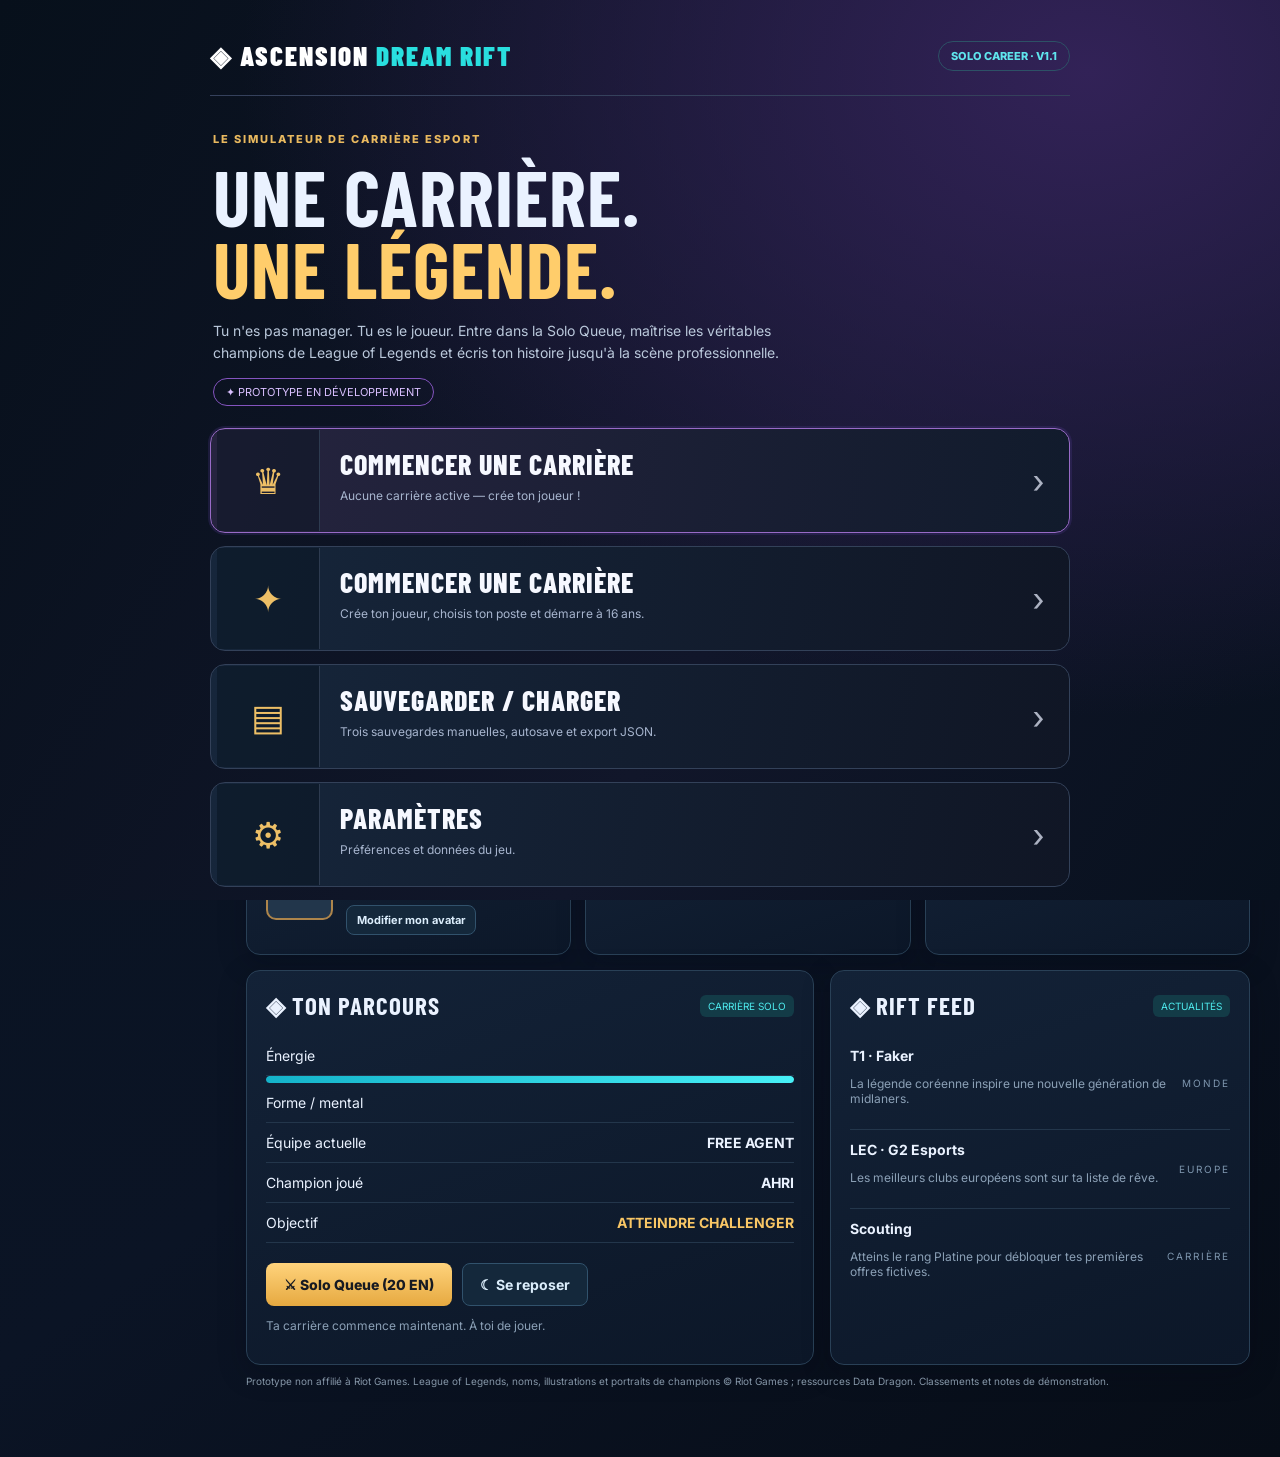
<file: v4-6-final.html>
<!doctype html><html lang="fr"><head><meta charset="UTF-8"><meta name="viewport" content="width=device-width, initial-scale=1"><title>Ascension Dream Rift — V4.6 Finale · 12 avatars esports</title><style>
@import url('https://fonts.googleapis.com/css2?family=Barlow+Condensed:wght@500;600;700;800;900&family=Inter:wght@400;500;600;700;800&display=swap');
:root{font-family:Inter,Arial,sans-serif;color:#eaf2ff;background:#080f1b;font-size:14px}*{box-sizing:border-box}body{margin:0;background:linear-gradient(145deg,#081320,#0b1425 58%,#070d17);min-height:100vh}button,input,select{font:inherit}button{cursor:pointer}button:disabled{opacity:.5;cursor:not-allowed} .app{display:flex;min-height:100vh}.sidebar{width:216px;min-width:216px;border-right:1px solid #223247;background:#091521;padding:27px 16px;position:sticky;top:0;height:100vh}.brand{font:900 27px 'Barlow Condensed',sans-serif;letter-spacing:2px;color:white}.brand em{font-style:normal;color:#29dfdf}.small{font-size:10px;letter-spacing:2px;color:#7d95ad;text-transform:uppercase}.sidelink{border:1px solid transparent;background:none;width:100%;text-align:left;color:#8ea2b9;padding:13px;border-radius:9px;margin:4px 0}.sidelink:hover,.sidelink.active{background:#12263a;border-color:#28506c;color:#ffca65}.main{flex:1;min-width:0;padding:22px 30px 60px;max-width:1600px;margin:auto}.top{display:flex;align-items:center;justify-content:space-between;gap:15px;margin-bottom:22px}.eyebrow{color:#e9b95f;letter-spacing:2px;font-size:11px;font-weight:800;text-transform:uppercase}h1,h2,h3{font-family:'Barlow Condensed',sans-serif;letter-spacing:1px;margin:0}h1{font-size:35px;text-transform:uppercase}h2{font-size:25px}h3{font-size:19px}.muted{color:#8ba0b6}.pill{display:inline-block;border:1px solid #2d5166;border-radius:30px;color:#5fe5ed;padding:7px 12px;font-size:11px;font-weight:800}.card{background:linear-gradient(160deg,#132237,#0c1728);border:1px solid #294056;border-radius:14px;padding:19px;box-shadow:0 8px 28px #02081340}.hero{min-height:345px;border:1px solid #34506b;border-radius:17px;overflow:hidden;position:relative;background:linear-gradient(90deg,#0a1525 0%,#0c1829 42%,#101d34a0 76%),url('https://images.unsplash.com/photo-1542751371-adc38448a05e?w=1400&q=80') center/cover;display:flex;align-items:center;padding:35px;margin-bottom:17px}.hero:after{content:'';position:absolute;inset:0;background:linear-gradient(90deg,#081321f0,#08132199 65%,transparent);pointer-events:none}.hero-inner{position:relative;z-index:1;max-width:550px}.hero h2{font-size:59px;line-height:.94;margin:12px 0}.hero h2 span{color:#fac45d}.hero p{line-height:1.7;color:#b7c9dd;max-width:480px}.gold{background:linear-gradient(#ffd37c,#e6a940);color:#171a22;font-weight:800;border:none;border-radius:8px;padding:13px 18px}.ghost{background:#14283b;color:#dceefc;border:1px solid #31526c;border-radius:8px;padding:12px 17px;font-weight:700}.actions{display:flex;gap:10px;flex-wrap:wrap;margin-top:20px}.stats{display:grid;grid-template-columns:repeat(4,1fr);gap:12px;margin:15px 0}.num{font-size:27px;font-weight:800;color:#fff;margin-top:7px}.cyan{color:#36dfeb}.goldtext{color:#f8c665}.grid{display:grid;grid-template-columns:1.35fr 1fr;gap:16px}.sectiontitle{display:flex;justify-content:space-between;align-items:center;margin-bottom:15px}.bar{height:7px;border-radius:50px;background:#25344a;overflow:hidden}.fill{height:100%;background:linear-gradient(90deg,#14b3ca,#47f0f7);border-radius:40px}.goldfill{background:linear-gradient(90deg,#d39134,#ffd177)}.line{padding:11px 0;border-bottom:1px solid #23364b;display:flex;justify-content:space-between;gap:12px;align-items:center}.line:last-child{border-bottom:0}.tag{font-size:10px;background:#133b47;color:#4eebee;padding:5px 8px;border-radius:6px}.note{font-size:12px;color:#8ba0b6}.tabs{display:flex;flex-wrap:wrap;gap:8px;margin:12px 0 18px}.tabs button{background:#15273b;border:1px solid #2d4054;border-radius:8px;color:#b6c6d9;padding:9px 14px}.tabs button.active{background:#ffd06b;color:#18202c;border-color:#ffd06b}.training{display:grid;grid-template-columns:repeat(3,minmax(0,1fr));gap:13px}.traincard{padding:17px}.traincard h3{margin:10px 0}.traincard p{font-size:12px;min-height:36px;color:#94acc1}.rankrow{display:grid;grid-template-columns:35px 1fr 100px 75px;align-items:center;gap:10px;padding:13px;border-bottom:1px solid #23374c}.rankrow.me{background:#1b3b48}.rankrow strong{color:#ffd16b}.tabcontent{display:none}.tabcontent.active{display:block}.player{display:flex;gap:13px;align-items:center}.portrait{width:56px;height:60px;object-fit:cover;border-radius:8px;border:1px solid #416079}.search{padding:11px 13px;border:1px solid #2c4861;background:#0a1523;border-radius:8px;color:white;min-width:180px}.select{padding:11px;border:1px solid #2c4861;background:#0a1523;border-radius:8px;color:white}.modal{position:fixed;inset:0;background:#02060be8;z-index:50;display:flex;align-items:center;justify-content:center;padding:20px}.modal .card{width:100%;max-width:450px}.formfield{display:block;width:100%;margin:9px 0 14px;padding:12px;background:#0a1423;color:#fff;border:1px solid #385168;border-radius:8px}.bottomnav{display:none}.toast{position:fixed;bottom:25px;right:25px;padding:14px 20px;border-radius:9px;background:#164856;border:1px solid #3ab5bb;color:white;z-index:90;display:none}.photo-credit{font-size:10px;color:#8495a6;margin-top:10px}
@media(max-width:900px){.sidebar{display:none}.main{padding:15px 14px 90px}.hero{padding:25px;min-height:320px}.hero h2{font-size:45px}.stats{grid-template-columns:repeat(2,1fr)}.grid{grid-template-columns:1fr}.training{grid-template-columns:repeat(2,minmax(0,1fr))}.bottomnav{display:flex;position:fixed;bottom:0;left:0;right:0;background:#0b1829;border-top:1px solid #2d465d;z-index:20;justify-content:space-around;padding:9px 2px env(safe-area-inset-bottom)}.bottomnav button{border:0;background:none;color:#a0b3c9;font-size:10px;padding:7px}.bottomnav button.active{color:#ffcb62}.top h1{font-size:27px}}@media(max-width:420px){.training{grid-template-columns:1fr}.hero h2{font-size:39px}.rankrow{grid-template-columns:22px 1fr 62px 45px;font-size:11px}.stats{gap:8px}.card{padding:14px}}
.landing{position:fixed;inset:0;overflow:auto;z-index:40;background:radial-gradient(ellipse at 85% 8%,#322257 0%,transparent 55%),linear-gradient(120deg,#07101b,#11162a 60%,#08111e);padding:25px 16px 45px}.landing-body{max-width:860px;margin:auto}.landing-top{display:flex;justify-content:space-between;align-items:center;padding:14px 0 23px;border-bottom:1px solid #35415c;gap:8px}.landing-intro{padding:36px 3px 22px}.landing-intro h2{font-size:clamp(43px,7vw,78px);line-height:.92;margin:15px 0}.landing-intro h2 span{color:#ffcd6b}.landing-intro p{color:#bac8db;max-width:570px;line-height:1.6}.landing-menu{display:grid;gap:13px}.landing-choice{display:flex;align-items:stretch;min-height:105px;text-align:left;width:100%;border-radius:15px;border:1px solid #334159;background:linear-gradient(100deg,#16263b,#101625);color:#f6f8ff;overflow:hidden;transition:border-color .2s}.landing-choice:hover{border-color:#f5c56c}.landing-choice.featured{border-color:#986ac6;background:linear-gradient(100deg,#26243f,#111b2c);box-shadow:0 0 0 2px #6b47b72e}.choice-icon{min-width:103px;background:#06111d71;border-right:1px solid #2d3b50;display:grid;place-items:center;color:#edbf66;font-size:36px}.choice-txt{padding:17px 20px;flex:1;min-width:0}.choice-txt b{display:block;font:800 28px 'Barlow Condensed';letter-spacing:1px}.choice-txt span{display:block;color:#a7b5ce;font-size:12px;margin-top:7px}.choice-arrow{font-size:34px;color:#acb2c2;margin:auto 19px}.landing-foot{text-align:center;color:#74859b;font-size:10px;margin:26px auto}.modal-close{float:right;color:#abc5d7;border:0;background:transparent;font-size:27px}.slot{display:flex;flex-wrap:wrap;gap:9px;align-items:center;justify-content:space-between;background:#0b1b2f;border:1px solid #304962;border-radius:10px;padding:13px;margin:9px 0}.slot-actions{display:flex;gap:6px}.slot-actions button{padding:8px}.save-help{color:#a7bad0;font-size:12px;line-height:1.65}.champ-grid{display:grid;grid-template-columns:repeat(auto-fill,minmax(115px,1fr));gap:10px}.champ-option{background:#0a1929;border:1px solid #2b4056;border-radius:11px;padding:10px 7px;display:flex;flex-direction:column;align-items:center;gap:7px;color:white}.champ-option.selected{border:2px solid #faca65;background:#29283e}.champ-option img{width:82px;height:82px;border-radius:9px;object-fit:cover;background:#22344b}.champ-banner{border-radius:12px;min-height:165px;padding:15px;display:flex;align-items:flex-end;background:linear-gradient(90deg,#071321 10%,#142238a0),var(--champ-splash,none) center 30%/cover;border:1px solid #3d536b;margin:15px 0}.champ-banner strong{font:800 34px 'Barlow Condensed'}.tag-purple{display:inline-block;border:1px solid #8454bf;color:#d9c0ff;border-radius:25px;padding:6px 12px;font-size:11px}@media(max-width:600px){.landing{padding:10px 13px 34px}.landing-choice{min-height:86px}.choice-icon{min-width:68px;font-size:27px}.choice-txt{padding:12px 9px}.choice-txt b{font-size:22px}.choice-txt span{font-size:11px}.choice-arrow{margin:auto 9px}.champ-grid{grid-template-columns:repeat(3,minmax(0,1fr));gap:7px}.champ-option img{width:100%;height:auto;aspect-ratio:1}}
/* V1.2 - photorealistic avatar selection and real LoL rank crests */
.creation-overlay{z-index:64;align-items:center}.creation-card{width:min(860px,100%)!important;max-width:860px!important;max-height:93dvh;overflow:auto;padding:27px!important;border:1px solid #536785;background:linear-gradient(145deg,#12263c,#0c1626);box-shadow:0 25px 95px #010710bf}
.creation-card h1{font-size:clamp(33px,5vw,51px);margin:8px 0}.creator-lead{max-width:600px;line-height:1.6}.creator-columns{display:grid;grid-template-columns:.83fr 1.4fr;gap:25px;margin-top:21px}.creator-profile{text-align:center;background:linear-gradient(160deg,#152d47,#0a1425);border:1px solid #314b66;border-radius:15px;padding:19px;align-self:start;position:sticky;top:0}.creator-portrait{position:relative;aspect-ratio:4/5;max-height:300px;overflow:hidden;border-radius:13px;border:2px solid #be965b;background:#102238;margin:auto}.creator-portrait:after{content:'';position:absolute;inset:55% 0 0;background:linear-gradient(transparent,#101f31b8);pointer-events:none}.creator-portrait img{width:100%;height:100%;object-fit:cover;object-position:center 34%}.creator-profile h2{font-size:36px;margin-top:6px;overflow-wrap:anywhere}.creator-meta{display:flex;flex-wrap:wrap;gap:6px;justify-content:center;margin:9px 0}.creator-meta span{font-size:10px;border:1px solid #3c5873;border-radius:6px;padding:5px 7px;color:#c7daed}.creator-label{letter-spacing:2px;color:#f5c56c;font-size:11px;font-weight:800;margin:0 0 11px}.creator-field-label{color:#b9c7d8;font-weight:700;font-size:12px}.creator-fields .formfield{margin:7px 0 0}.gender-buttons{display:grid;grid-template-columns:1fr 1fr;gap:9px}.gender-buttons button{border:1px solid #34506a;background:#0a1627;border-radius:9px;color:#c0d1e4;padding:11px;font-weight:800}.gender-buttons button.selected{background:#44381f;color:#ffd078;border-color:#f3ba58}.avatar-choices{display:grid;grid-template-columns:repeat(6,minmax(0,1fr));gap:8px}.avatar-choice{display:block;position:relative;aspect-ratio:1;border:2px solid #34485e;border-radius:10px;overflow:hidden;background:#12233a;padding:0}.avatar-choice.selected{border-color:#ffcd6a;box-shadow:0 0 0 2px #e5a94648}.avatar-choice img{display:block;width:100%;height:100%;object-fit:cover}.avatar-choice.selected:after{content:'✓';position:absolute;right:3px;bottom:3px;background:#ffc665;color:#172032;font-size:11px;font-weight:900;border-radius:30px;width:18px;height:18px;display:grid;place-items:center}.creator-random{margin-top:9px;padding:9px 12px;font-size:12px}.create-submit{width:100%;margin-top:20px;padding:16px;letter-spacing:1px}.dashboard-avatar{width:67px;height:75px;object-fit:cover;border:2px solid #ad854b;border-radius:10px;background:#22364b}.player-stat-card,.rank-stat-card{display:flex;align-items:center;gap:13px}.mini-rank-crest{height:84px;width:75px;object-fit:contain;filter:drop-shadow(0 2px 8px #0008)}.rank-stat-card .num{font-size:23px}.promotion-modal{position:fixed;inset:0;z-index:110;display:flex;justify-content:center;align-items:center;overflow:auto;padding:20px;background:radial-gradient(ellipse at center,#1c365ad9,#050c19f8 70%);backdrop-filter:blur(9px)}.promotion-inner{position:relative;text-align:center;z-index:1;width:min(650px,100%);padding:23px 16px 34px;border:1px solid #ca9b51;border-radius:20px;background:linear-gradient(155deg,#172b45ec,#091322ef);box-shadow:0 0 65px #edc15d25,0 25px 100px #000b}.promotion-kicker{font-size:14px;color:#ffcc70}.promotion-title{font:900 clamp(39px,8vw,72px)/1.04 'Barlow Condensed',sans-serif;letter-spacing:3px;color:#ffda82;text-shadow:0 0 28px #d7a35188;margin:8px 0 16px}.promotion-crests{display:flex;align-items:center;justify-content:center;gap:7px;padding:4px 0 19px}.promotion-crests>div{position:relative;display:flex;flex-direction:column;align-items:center;gap:10px;min-width:0}.promotion-crests img{height:clamp(118px,28vw,202px);width:clamp(113px,26vw,200px);object-fit:contain;position:relative;z-index:2;filter:drop-shadow(0 10px 19px #0009)}.promotion-rank-old{opacity:.48;animation:oldRankSlide 1s both}.promotion-rank-new{animation:rankReveal 1.25s cubic-bezier(.14,.86,.31,1.3) both}.promotion-rank-new img{filter:drop-shadow(0 0 30px #fad176a8)}.promotion-crests span{font:800 clamp(17px,4vw,27px) 'Barlow Condensed',sans-serif;letter-spacing:2px;color:#fff}.promotion-divider{font-size:32px;color:#ffce70;align-self:center;animation:rankFlash 1.5s infinite alternate}.promotion-glow{position:absolute;inset:12% 0 20%;border-radius:100%;background:#ffd06c65;filter:blur(50px);animation:rankFlash 1s infinite alternate}.promotion-aurora{pointer-events:none;position:absolute;inset:0;background:radial-gradient(circle at 50% 43%,#eeb64b36,transparent 38%);animation:rankFlash 1.6s infinite alternate}.promotion-caption{color:#bbcee6;letter-spacing:2px;font-size:12px;font-weight:800;margin-bottom:21px}.promotion-inner .gold{font-size:13px;letter-spacing:1px;padding:15px 22px}@keyframes rankReveal{from{transform:scale(.35) translateY(42px) rotate(-13deg);opacity:0;filter:brightness(3)}60%{opacity:1}to{transform:scale(1) translateY(0) rotate(0);opacity:1;filter:brightness(1)}}@keyframes oldRankSlide{from{transform:translateX(40px) scale(1.1);opacity:1}to{transform:translateX(0) scale(.84);opacity:.48}}@keyframes rankFlash{from{opacity:.45}to{opacity:1}}@media(max-width:740px){.creation-overlay{padding:8px}.creation-card{padding:17px!important;max-height:96dvh}.creator-columns{grid-template-columns:1fr;gap:15px}.creator-profile{display:grid;grid-template-columns:100px 1fr;align-items:center;gap:3px 13px;text-align:left;position:static;padding:11px}.creator-portrait{grid-row:span 4;width:100px;height:126px;margin:0}.creator-profile .eyebrow{font-size:10px}.creator-profile h2{font-size:29px}.creator-profile .note{font-size:10px;line-height:1.35}.creator-meta{justify-content:start}.avatar-choices{gap:7px}.player-stat-card,.rank-stat-card{gap:9px}.dashboard-avatar{width:55px;height:66px}.mini-rank-crest{width:58px;height:69px}.rank-stat-card .num,.player-stat-card .num{font-size:19px}}@media(prefers-reduced-motion:reduce){.promotion-modal *{animation:none!important}}
.choice-icon.has-photo{background-position:center;background-size:cover;background-repeat:no-repeat}.save-slot-player{display:flex;align-items:center;gap:11px}.save-slot-avatar{width:44px;height:51px;object-fit:cover;border-radius:8px;border:1px solid #f8ca77}.save-slot-player .note{margin:6px 0 0}
/* V2 TEST — pro roster portrait treatments and prominent SoloQ rank */
.avatar-choice{aspect-ratio:3/4;border-radius:12px;isolation:isolate;background:radial-gradient(circle at 50% 20%,#385678,#090f1a 78%)}
.avatar-choice img{object-position:center 13%;filter:contrast(1.07) saturate(.87)}
.avatar-choice:before,.creator-portrait:after{content:"";position:absolute;z-index:2;left:-5%;right:-5%;bottom:-2%;height:39%;pointer-events:none;background:linear-gradient(100deg,transparent 9%,#224268 11%,#071425 29%,#0c2748 50%,#06101e 74%,#224268 89%,transparent 91%);clip-path:polygon(9% 27%,30% 7%,40% 0,50% 17%,60% 0,70% 7%,91% 27%,100% 100%,0 100%);border-bottom:3px solid #e7b75b}
.avatar-choice:before{height:36%}
.creator-portrait{position:relative;overflow:hidden;isolation:isolate}
.creator-portrait:after{height:34%}
.avatar-choice.selected{box-shadow:0 0 0 2px #e5a94670,0 0 21px #e6b75839}
.avatar-choice:hover{transform:translateY(-3px);border-color:#eac36c}
.rank-stat-card{min-height:178px;position:relative;overflow:hidden;gap:20px;border-color:#9a7440;background:radial-gradient(ellipse at 10% 35%,#644a2a66,transparent 55%),linear-gradient(160deg,#18273e,#0c1728)}
.rank-stat-card:after{content:"";position:absolute;inset:0;pointer-events:none;border-radius:14px;box-shadow:inset 0 0 28px #c49e2b1a}
.rank-stat-card .mini-rank-crest{height:clamp(125px,12vw,174px);width:clamp(112px,11vw,150px);flex-shrink:0;filter:drop-shadow(0 0 15px #d4a55662)}
.rank-stat-card .num{font-size:clamp(26px,3vw,39px);line-height:1.12;white-space:nowrap}
.rank-stat-card .small{letter-spacing:2px;font-weight:800;color:#f7d28b}
.rank-stat-card .note{font-weight:800;font-size:16px;color:#f2e3c4}
.promotion-modal{background:radial-gradient(ellipse at center,#203453ef,#030916fa 73%)}
.promotion-inner{width:min(790px,100%);border:2px solid #e3b66c;box-shadow:0 0 120px #d9a65436,0 35px 110px #000e;animation:v2Entrance .8s cubic-bezier(.17,.67,.29,1.18) both}
.promotion-rank-new img{animation:v2Crest 1.5s ease-out both;filter:drop-shadow(0 0 30px #ffd472c9)}
.promotion-rank-new{animation:rankReveal 1.25s cubic-bezier(.14,.86,.31,1.3) both}
.promotion-inner:after{content:"✦       ✦      ✧        ✦       ✧      ✦";position:absolute;left:0;right:0;top:30%;font-size:30px;letter-spacing:28px;color:#ffd88499;pointer-events:none;animation:v2Sparks 2.5s ease-out both}
@keyframes v2Entrance{from{transform:scale(.7) translateY(45px);opacity:0;filter:blur(10px)}to{transform:scale(1) translateY(0);opacity:1;filter:blur(0)}}
@keyframes v2Crest{0%{transform:scale(.2) rotate(-18deg);opacity:0}45%{transform:scale(1.25) rotate(4deg);opacity:1}70%{transform:scale(.94)}100%{transform:scale(1)}}
@keyframes v2Sparks{0%{opacity:0;transform:scale(.4) translateY(40px)}35%{opacity:1}100%{opacity:0;transform:scale(1.8) translateY(-65px)}}
@media(max-width:800px){.rank-stat-card{min-height:142px}.rank-stat-card .mini-rank-crest{width:95px;height:112px}.rank-stat-card .num{font-size:25px}.promotion-inner:after{letter-spacing:7px;font-size:16px}}
@media(prefers-reduced-motion:reduce){.promotion-inner,.promotion-inner:after,.promotion-rank-new img{animation:none!important}}

/* V3 fixes */
.avatar-choice:before,.creator-portrait:after{display:none!important}
.avatar-choice{aspect-ratio:3/4}
.avatar-choice img,.creator-portrait img{object-fit:cover;object-position:center center}
.rank-stat-card{min-width:0;min-height:160px;gap:10px;padding:15px}
.rank-stat-card>div{min-width:0;flex:1}
.rank-stat-card .mini-rank-crest{flex:0 0 100px;width:100px;height:115px;object-fit:contain}
.rank-stat-card .num{font-size:clamp(20px,2vw,30px);white-space:normal;overflow-wrap:normal;line-height:1.05}
.rank-stat-card .small{font-size:10px}
.rank-stat-card .note{font-size:14px}
.practice-layout{display:grid;grid-template-columns:minmax(0,1.7fr) minmax(310px,.9fr);gap:16px;align-items:start}
.practice-layout .training{display:grid;grid-template-columns:repeat(2,minmax(0,1fr));gap:12px}
.live-attributes{position:sticky;top:16px}
.skill-row{padding:8px 9px;border-radius:8px;transition:background .3s}
.skill-row.gain{animation:statRise 1.5s ease-out}
#training-feedback{min-height:24px;margin-top:12px;color:#fbd480;font-weight:900;font-size:17px}
#training-feedback.pop{animation:statRise 1.2s ease-out}
@keyframes statRise{0%{background:#d5a43b70;box-shadow:0 0 20px #f3ce6380;transform:scale(1.03)}100%{background:transparent;box-shadow:none;transform:scale(1)}}
@media(max-width:1100px){.practice-layout{grid-template-columns:1fr}.live-attributes{position:static}.rank-stat-card .mini-rank-crest{flex-basis:76px;width:76px;height:94px}}
@media(max-width:650px){.practice-layout .training{grid-template-columns:1fr}.rank-stat-card .num{font-size:22px}}
/* V4 official LoL crest image sizing */
.rank-stat-card .mini-rank-crest{object-fit:contain;object-position:center;filter:drop-shadow(0 0 11px #d4a55670)}
.promotion-crests img{object-fit:contain;object-position:center}

/* V4.1 — official ranked crest is the visual focal point; text stays proportionate */
.stats{display:grid;grid-template-columns:repeat(5,minmax(0,1fr));align-items:stretch}
.stats>.card{min-width:0}
.stats>.rank-stat-card{grid-column:span 2;display:flex;align-items:center;justify-content:center;gap:18px;padding:14px 20px;min-height:190px}
.stats>.rank-stat-card .mini-rank-crest{display:block;flex:0 0 175px!important;width:175px!important;height:175px!important;max-width:48%;object-fit:contain;filter:drop-shadow(0 0 15px #d5a85965)}
.stats>.rank-stat-card>div{flex:1;min-width:0}
.stats>.rank-stat-card #n-rank{font-family:'Barlow Condensed',sans-serif;font-weight:900;font-size:clamp(25px,2.6vw,39px)!important;letter-spacing:.6px;line-height:1.08;overflow-wrap:normal;word-break:normal}
.stats>.rank-stat-card #n-lp{margin-top:8px;font-size:18px}
.stats>.rank-stat-card .small{font-size:11px;letter-spacing:1.4px}
@media(max-width:1200px){.stats{grid-template-columns:repeat(2,minmax(0,1fr))}.stats>.rank-stat-card{grid-column:span 2}.stats>.rank-stat-card .mini-rank-crest{flex-basis:175px!important;width:175px!important;height:175px!important}}
@media(max-width:550px){.stats>.rank-stat-card{padding:12px;gap:8px;min-height:155px}.stats>.rank-stat-card .mini-rank-crest{flex-basis:125px!important;width:125px!important;height:140px!important;max-width:45%}.stats>.rank-stat-card #n-rank{font-size:clamp(22px,6vw,31px)!important}.stats>.rank-stat-card #n-lp{font-size:15px}}
/* V4.1 rank emblem and rank title in distinct independent panels */
.stats>.rank-stat-card{gap:12px!important;min-height:190px;justify-content:stretch!important}
.rank-emblem-panel{min-width:0!important;flex:0 0 46%!important;height:175px;display:flex;align-items:center;justify-content:center;border-radius:12px;background:radial-gradient(ellipse at center,#b8894930,#0917276b 70%);border:1px solid #b58c4838}
.rank-name-panel{min-width:0!important;flex:1!important;display:flex;flex-direction:column;justify-content:center;align-items:flex-start;padding:10px 2px}
.stats>.rank-stat-card .rank-emblem-panel .mini-rank-crest{max-width:none!important;width:175px!important;height:175px!important;flex:none!important}
.stats>.rank-stat-card .rank-name-panel #n-rank{font-size:clamp(24px,2.5vw,38px)!important;line-height:1.07;word-break:normal}
@media(max-width:550px){.rank-emblem-panel{height:130px;flex-basis:44%!important}.stats>.rank-stat-card .rank-emblem-panel .mini-rank-crest{width:130px!important;height:130px!important}.stats>.rank-stat-card .rank-name-panel #n-rank{font-size:clamp(22px,5.4vw,28px)!important}}

/* V4.2 — a spectacular ranked showcase, readable fixed-size rank name */
.stats{grid-template-columns:repeat(3,minmax(0,1fr))!important;gap:14px}
.stats>.rank-stat-card{grid-column:1/-1!important;grid-row:1;display:flex!important;align-items:center;justify-content:center!important;gap:32px!important;min-height:310px!important;padding:20px 40px!important;isolation:isolate;overflow:hidden;background:radial-gradient(ellipse at 30% 44%,#9e6c3540,transparent 51%),linear-gradient(120deg,#162943,#0b1424 80%);border:1px solid #ad874a;box-shadow:0 0 32px #ad873629,inset 0 0 34px #c09b2316}
.stats>.rank-stat-card:before{content:"";position:absolute;inset:-45%;z-index:-1;background:conic-gradient(from 0deg,transparent 20%,#ffd16a1d 27%,transparent 36%,transparent 67%,#fff2ae13 75%,transparent 82%);animation:rankAura 17s linear infinite}
.stats>.rank-stat-card .rank-emblem-panel{height:280px!important;flex:0 0 330px!important;max-width:48%;position:relative;background:radial-gradient(circle,#e5bd4c30,transparent 67%)!important;border:none!important;overflow:visible;filter:drop-shadow(0 0 28px #edbd4860)}
.stats>.rank-stat-card .rank-emblem-panel:after{content:"";position:absolute;inset:12%;border:1px solid #ebc9785c;border-radius:50%;box-shadow:0 0 45px #c9943955,inset 0 0 50px #b888302c;z-index:-1}
.stats>.rank-stat-card .rank-emblem-panel .mini-rank-crest{width:310px!important;height:310px!important;max-width:100%!important;flex:none!important;filter:drop-shadow(0 0 27px #efc97491);animation:rankFloat 4s ease-in-out infinite}
.stats>.rank-stat-card .rank-name-panel{flex:1!important;align-items:flex-start;max-width:390px;gap:8px}
.stats>.rank-stat-card .rank-name-panel #n-rank{font-size:32px!important;line-height:1.13!important;letter-spacing:1px}
.stats>.rank-stat-card .rank-name-panel #n-lp{font-size:20px!important;margin:0}
.stats>.rank-stat-card .rank-name-panel .small{font-size:12px!important;color:#edca88}
@keyframes rankFloat{0%,100%{transform:translateY(0) scale(1)}50%{transform:translateY(-9px) scale(1.025)}}
@keyframes rankAura{to{transform:rotate(360deg)}}
@media(max-width:900px){.stats{grid-template-columns:repeat(2,minmax(0,1fr))!important}.stats>.rank-stat-card{padding:16px!important;gap:8px!important;min-height:250px!important}.stats>.rank-stat-card .rank-emblem-panel{flex-basis:240px!important;height:240px!important}.stats>.rank-stat-card .rank-emblem-panel .mini-rank-crest{width:250px!important;height:250px!important}}
@media(max-width:560px){.stats>.rank-stat-card{min-height:220px!important;padding:12px!important}.stats>.rank-stat-card .rank-emblem-panel{flex-basis:52%!important;max-width:52%;height:200px!important}.stats>.rank-stat-card .rank-emblem-panel .mini-rank-crest{width:205px!important;height:205px!important}.stats>.rank-stat-card .rank-name-panel #n-rank{font-size:27px!important}.stats>.rank-stat-card .rank-name-panel #n-lp{font-size:17px!important}}
@media(prefers-reduced-motion:reduce){.stats>.rank-stat-card:before,.stats>.rank-stat-card .mini-rank-crest{animation:none!important}}

/* Split 3 2026 Riot regional rankings — mobile first */
.standings-intro{margin:0 0 17px;font-size:13px;line-height:1.6;max-width:780px}
.region-tabs{display:flex;flex-wrap:wrap;gap:8px!important;margin:14px 0 18px}
.region-tabs button{flex:0 0 auto!important;white-space:nowrap;padding:12px 18px;border-radius:9px;font-size:13px;letter-spacing:.8px}
.standings-card{padding:22px;overflow:hidden}
.standings-heading{display:flex;justify-content:space-between;align-items:center;gap:16px;margin-bottom:16px;flex-wrap:wrap}
.standings-heading h2{font-size:34px;color:#fbd184}
.standings-heading p{margin:5px 0 0}
.standings-source{border:1px solid #b6945273;color:#ffd37f;text-decoration:none;letter-spacing:1px;font-size:11px;font-weight:900;padding:11px 14px;border-radius:8px;white-space:nowrap}
.standings-source:hover{background:#dca95724}
.ranking-group{border:1px solid #2a4155;border-radius:12px;overflow:hidden;margin:17px 0 22px}
.ranking-group-title{display:flex;justify-content:space-between;align-items:center;gap:12px;padding:15px;background:linear-gradient(90deg,#1f374a,#152537);color:#ffd184;font-weight:900;letter-spacing:.8px;font-size:14px}
.rank-table-header,.rank-table-row{display:grid;grid-template-columns:40px minmax(0,1fr) 40px 40px 74px;align-items:center;gap:12px;padding:10px 15px}
.rank-table-header{background:#091524;color:#83a2b7;font-size:10px;font-weight:900;letter-spacing:1.2px}
.rank-table-row{min-height:58px;border-top:1px solid #25364a;background:#0c192a;transition:background .2s}
.rank-table-row:nth-child(odd){background:#101d2f}
.rank-table-row:hover{background:#19314b}
.rank-table-row.rank-first{background:linear-gradient(90deg,#7e5e223d,#17283b)}
.rank-position{font:900 20px 'Barlow Condensed',sans-serif;color:#b9d0e5}
.rank-first .rank-position{color:#ffd475}
.rank-team{display:flex;align-items:center;gap:11px;min-width:0}
.rank-team b{font-size:13px;overflow-wrap:anywhere}
.team-initials{display:grid;place-items:center;flex:0 0 45px;min-height:32px;border-radius:7px;background:linear-gradient(150deg,#254260,#152438);border:1px solid #315471;color:#f9d28e;font:800 11px 'Barlow Condensed',sans-serif;letter-spacing:.3px}
.rank-win,.rank-loss,.rank-winrate{font-weight:800;font-size:12px;white-space:nowrap;text-align:center}
.rank-win{color:#56dbac}
.rank-loss{color:#ef8d9d}
.rank-winrate{color:#e2eafa}
.standings-footer{font-size:11px;line-height:1.6;margin:0}
@media(max-width:600px){
.standings-card{padding:12px}
.region-tabs{gap:6px!important}
.region-tabs button{padding:10px 11px;font-size:12px}
.standings-heading h2{font-size:28px}
.rank-table-header,.rank-table-row{grid-template-columns:24px minmax(0,1fr) 23px 23px 51px;gap:5px;padding:9px 6px}
.rank-team{gap:6px}
.team-initials{flex-basis:32px;min-height:26px;font-size:9px}
.rank-team b{font-size:11px}
.rank-position{font-size:16px}
.rank-win,.rank-loss,.rank-winrate{font-size:10px}
.rank-table-header{font-size:9px;letter-spacing:0}
}

/* V4.4 in-training ranked progression */
.training-sidebar{display:flex;flex-direction:column;gap:14px;min-width:0}
.training-sidebar .live-attributes{position:static!important}
.rank-live-card{display:flex;flex-direction:column;align-items:center;text-align:center;border-color:#bc9259;background:radial-gradient(ellipse at 50% 28%,#76552d3d,transparent 67%),linear-gradient(155deg,#15243a,#0b1526);box-shadow:0 0 35px #dca64220,inset 0 0 25px #dab6670e;padding:20px 16px}
.practice-rank-icon{display:block;width:min(240px,90%);height:215px;object-fit:contain;filter:drop-shadow(0 0 23px #e4a64c66);animation:rankFloat 4s ease-in-out infinite}
.rank-live-card h2{font-size:34px;color:#ffca70;margin:-10px 0 12px}
.practice-lp-numbers{display:flex;justify-content:space-between;align-items:baseline;gap:12px;width:100%;font-size:12px;color:#a8bdd4}
.practice-lp-numbers strong{font-size:22px;color:#fff}
.practice-lp-track{width:100%;height:11px;margin:11px 0 8px}
.practice-lp-track .fill{transition:width .9s cubic-bezier(.2,.8,.2,1)}
.practice-lp-result{padding:13px;margin:8px 0;font-size:15px;font-weight:900;color:#d6e4f5;border-radius:8px;min-height:45px;width:100%}
.practice-lp-result.lp-positive{color:#64e8ba;background:#3cdfa013}
.practice-lp-result.lp-negative{color:#ff899a;background:#f8748620}
.practice-lp-result.lp-pop{animation:lpPop 1s ease-out}
.practice-next-rank{font-size:12px;letter-spacing:1px;color:#f3c274;margin:4px 0 14px;font-weight:800}
.rank-live-card button{width:100%;font-size:12px}
@keyframes lpPop{0%{transform:scale(1.13);text-shadow:0 0 25px currentColor}100%{transform:scale(1);text-shadow:none}}
/* Cinematic ranked promotion */
.promotion-modal{background:radial-gradient(circle at 50% 48%,#93622e70,#07101bea 64%,#020713f8)!important}
.promotion-inner{border:2px solid #f5c46e!important;box-shadow:0 0 95px #ffcd6150,0 25px 110px #000d!important}
.promotion-title{animation:promotionPulse 1.8s ease-in-out infinite alternate}
.promotion-rank-new img{animation:promotionCrest 1.8s cubic-bezier(.16,1,.3,1) both!important;filter:drop-shadow(0 0 36px #ffcf75e0)!important}
.promotion-aurora{background:radial-gradient(ellipse at center,#f5c05a45,transparent 55%)!important}
@keyframes promotionPulse{from{text-shadow:0 0 14px #ffba6090;letter-spacing:3px}to{text-shadow:0 0 45px #fff3aab3;letter-spacing:5px}}
@keyframes promotionCrest{0%{opacity:0;transform:scale(.1) rotate(-18deg);filter:brightness(5)}55%{opacity:1;transform:scale(1.25) rotate(3deg)}78%{transform:scale(.92)}100%{transform:scale(1)}}
@media(prefers-reduced-motion:reduce){.practice-rank-icon,.promotion-title,.promotion-rank-new img{animation:none!important}}
.tier2-league{border:1px solid #c39350!important;background:#3a2b1c!important;color:#ffe2a0!important}.tier2-league.active{background:linear-gradient(#fcd07a,#dba146)!important;color:#101b2c!important}.region-tabs{row-gap:10px!important}

/* V4.6 realistic avatar photo cards */
.avatar-choices{gap:9px}
.avatar-choice{background:#071325;border:2px solid #58418d;border-radius:12px;transition:transform .2s,box-shadow .2s}
.avatar-choice:before,.creator-portrait:after{display:none!important}
.avatar-choice img,.creator-portrait img{object-fit:cover;object-position:top center}
.avatar-choice img{height:100%;width:100%}
.avatar-choice .avatar-country{position:absolute;left:0;bottom:0;width:100%;font-size:11px;font-weight:900;letter-spacing:.6px;color:#ffe3a9;background:linear-gradient(transparent,#060d1de9 25%);padding:11px 2px 5px;z-index:3;pointer-events:none}
.avatar-choice.selected{border-color:#e7c06c;box-shadow:0 0 0 2px #f0bf6d6a,0 0 22px #7b4eff70}
.avatar-choice:hover{transform:translateY(-3px);border-color:#c89fff}
.creator-portrait{position:relative;background:#08172b}
</style></head><body><div class="landing" id="landing"><div class="landing-body"><div class="landing-top"><div class="brand">◈ ASCENSION <em>DREAM RIFT</em></div><span class="pill">SOLO CAREER · V1.1</span></div><div class="landing-intro"><div class="eyebrow">LE SIMULATEUR DE CARRIÈRE ESPORT</div><h2>UNE CARRIÈRE.<br><span>UNE LÉGENDE.</span></h2><p>Tu n'es pas manager. Tu es le joueur. Entre dans la Solo Queue, maîtrise les véritables champions de League of Legends et écris ton histoire jusqu'à la scène professionnelle.</p><span class="tag-purple">✦ PROTOTYPE EN DÉVELOPPEMENT</span></div><div class="landing-menu"><button class="landing-choice featured" onclick="continueCareer()"><span class="choice-icon" id="menu-profile-photo">♛</span><span class="choice-txt"><b id="continue-title">CONTINUER MA CARRIÈRE</b><span id="continue-subtitle">Reprendre ta dernière partie.</span></span><span class="choice-arrow">›</span></button><button class="landing-choice" onclick="newCareerPrompt()"><span class="choice-icon">✦</span><span class="choice-txt"><b>COMMENCER UNE CARRIÈRE</b><span>Crée ton joueur, choisis ton poste et démarre à 16 ans.</span></span><span class="choice-arrow">›</span></button><button class="landing-choice" onclick="showSaves()"><span class="choice-icon">▤</span><span class="choice-txt"><b>SAUVEGARDER / CHARGER</b><span>Trois sauvegardes manuelles, autosave et export JSON.</span></span><span class="choice-arrow">›</span></button><button class="landing-choice" onclick="showSettings()"><span class="choice-icon">⚙</span><span class="choice-txt"><b>PARAMÈTRES</b><span>Préférences et données du jeu.</span></span><span class="choice-arrow">›</span></button></div><div class="landing-foot">ASCENSION DREAM RIFT · FAN GAME NON OFFICIEL · NON AFFILIÉ À RIOT GAMES</div></div></div><div class="app"><aside class="sidebar"><div class="brand">◈ ASCENSION <em>RIFT</em></div><p class="small">Your journey. Your legacy.</p><div style="height:30px"></div><div class="small">Carrière</div><div id="side"></div><hr style="border:0;border-top:1px solid #223247;margin-top:30px"><p class="note">Prototype V1 · Solo Career<br>Non affilié à Riot Games</p></aside><main class="main"><header class="top"><div><div class="eyebrow">MOBA · PRO PLAYER CAREER</div><h1 id="pagetitle">Tableau de bord</h1></div><div><button class="ghost" onclick="showSaves()">▤ Sauver</button> <button class="ghost" onclick="openMenu()">☰ Menu</button> <span class="pill" id="season">SAISON 2026 · S1</span></div></header>
<section id="home" class="tabcontent active"><div class="hero"><div class="hero-inner"><div class="eyebrow">✦ LE PARCOURS VERS LE SOMMET COMMENCE ICI</div><h2>TON TALENT.<br><span>TA LÉGENDE.</span></h2><p>De jeune espoir à superstar mondiale. Entraîne ton joueur, grimpe en SoloQ, gagne en réputation et décroche un contrat dans la scène professionnelle.</p><div class="actions"><button class="gold" onclick="go('practice')">⚡ COMMENCER L'ENTRAÎNEMENT →</button><button class="ghost" onclick="simulate()">▶ JOUER UN MATCH</button></div></div></div>
<div class="stats"><div class="card player-stat-card"><img id="dashboard-avatar" class="dashboard-avatar" alt="Avatar du joueur"><div><div class="small">Ton joueur</div><div class="num" id="n-name">SKYEN</div><div class="note" id="n-role">MID · 16 ANS</div><button class="ghost" style="margin-top:8px;padding:7px 10px;font-size:11px" onclick="showAvatarChange()">Modifier mon avatar</button></div></div><div class="card rank-stat-card"><div class="rank-emblem-panel"><img id="dashboard-rank-crest" class="mini-rank-crest" alt="Emblème du rang League of Legends"></div><div class="rank-name-panel"><div class="small">RANG SOLO QUEUE</div><div class="num goldtext" id="n-rank">BRONZE IV</div><div class="note" id="n-lp">0 LP</div></div></div><div class="card"><div class="small">Note générale</div><div class="num cyan" id="n-ovr">43 OVR</div><div class="note">Potentiel en progression</div></div><div class="card"><div class="small">Notoriété</div><div class="num" id="n-fans">120</div><div class="note">Abonnés</div></div></div>
<div class="grid"><div class="card"><div class="sectiontitle"><h2>◈ TON PARCOURS</h2><span class="tag">CARRIÈRE SOLO</span></div><div class="line"><span>Énergie</span><strong id="energytext"></strong></div><div class="bar"><div class="fill" id="energybar"></div></div><div class="line"><span>Forme / mental</span><strong id="mentaltext"></strong></div><div class="line"><span>Équipe actuelle</span><b id="contract">FREE AGENT</b></div><div class="line"><span>Champion joué</span><b id="profile-champ">AHRI</b></div><div class="line"><span>Objectif</span><b class="goldtext">ATTEINDRE CHALLENGER</b></div><div class="actions"><button class="gold" onclick="simulate()">⚔ Solo Queue (20 EN)</button><button class="ghost" onclick="rest()">☾ Se reposer</button></div><p class="note" id="matchmsg">Ta carrière commence maintenant. À toi de jouer.</p></div><div class="card"><div class="sectiontitle"><h2>◈ RIFT FEED</h2><span class="tag">ACTUALITÉS</span></div><div class="line"><div><b>T1 · Faker</b><p class="note">La légende coréenne inspire une nouvelle génération de midlaners.</p></div><span class="small">MONDE</span></div><div class="line"><div><b>LEC · G2 Esports</b><p class="note">Les meilleurs clubs européens sont sur ta liste de rêve.</p></div><span class="small">EUROPE</span></div><div class="line"><div><b>Scouting</b><p class="note">Atteins le rang Platine pour débloquer tes premières offres fictives.</p></div><span class="small">CARRIÈRE</span></div></div></div></section>
<section id="practice" class="tabcontent"><div class="sectiontitle"><h2>DEVIENS INCONTOURNABLE</h2><span class="pill" id="pracenergy">100 EN</span></div><div class="tabs"><button class="active" onclick="practiceTab('activities',this)">ENTRAÎNEMENT + ATTRIBUTS</button><button onclick="practiceTab('champions',this)">CHAMPIONS</button></div><div class="practice-layout" id="practice-layout"><div id="activities" class="training"></div><div class="training-sidebar"><div class="card rank-live-card"><div class="eyebrow">✦ TON CLASSEMENT EN DIRECT</div><img id="practice-rank-icon" alt="Emblème officiel League of Legends" class="practice-rank-icon"><h2 id="practice-rank-title">BRONZE IV</h2><div class="practice-lp-numbers"><strong id="practice-lp">0 LP</strong><span id="practice-next">100 LP avant la promotion</span></div><div class="bar practice-lp-track"><div id="practice-lp-fill" class="fill goldfill"></div></div><div id="practice-lp-result" class="practice-lp-result" aria-live="polite">Joue une Solo Queue pour gagner des LP !</div><div class="practice-next-rank" id="practice-next-rank"></div><button type="button" class="ghost" onclick="previewPromotion()">✦ Voir l'animation de promotion</button></div><div id="attributes" class="card live-attributes"></div></div></div><div id="training-feedback" role="status" aria-live="polite"></div><div id="champions" style="display:none" class="card"><h2>CHAMPION POOL</h2><p class="muted">Choisis un véritable champion de League of Legends pour les matchs classés.</p><div id="champ-selected"></div><div class="tabs" id="role-filters"></div><div id="champ-list" class="champ-grid"></div></div></section>
<section id="standings" class="tabcontent"><div class="sectiontitle"><h2>CLASSEMENTS ESPORT 2026</h2><span class="pill">9 LIGUES · TIER 1 + TIER 2</span></div><p class="muted standings-intro">Les classements régionaux 2026 de League of Legends, avec les circuits Tier 1 et Tier 2 (LFL, Prime League et LIT). Données officielles de Riot Games, figées au 13 octobre 2026 (pas de mise à jour en direct).</p><div class="tabs region-tabs" id="region-tabs" aria-label="Choisir une ligue"><button class="active" onclick="league('LEC')">🇪🇺 LEC</button><button onclick="league('LCK')">🇰🇷 LCK</button><button onclick="league('LPL')">🇨🇳 LPL</button><button onclick="league('LCS')">🇺🇸 LCS</button><button onclick="league('CBLOL')">🇧🇷 CBLOL</button><button onclick="league('LCP')">🌏 LCP</button><button class="tier2-league" onclick="league('LFL')">🇫🇷 LFL · T2</button><button class="tier2-league" onclick="league('PRIME')">🇩🇪 PRIME · T2</button><button class="tier2-league" onclick="league('LIT')">🇮🇹 LIT · T2</button></div><div class="card standings-card"><div class="standings-heading"><div><div class="eyebrow" id="league-kicker">EUROPE · LEC</div><h2 id="league-title">LEC 2026</h2><p class="muted" id="league-phase"></p></div><a id="league-source" class="standings-source" href="https://lolesports.com" target="_blank" rel="noopener noreferrer">SOURCE OFFICIELLE ↗</a></div><div id="ranking" aria-live="polite"></div><p class="muted standings-footer" id="league-footer"></p></div></section>
<section id="life" class="tabcontent"><div class="grid"><div class="card"><div class="eyebrow">OFF THE RIFT</div><h2>LA VIE D'UN FUTUR PRO</h2><p class="muted">Gère ta réputation, tes streams et ta fatigue. Tu restes le joueur, jamais le manager.</p><div class="line"><span>Followers</span><b class="cyan" id="life-fans"></b></div><div class="line"><span>Cash</span><b id="life-cash"></b></div><div class="line"><span>Réputation</span><b id="life-rep"></b></div><div class="actions"><button class="gold" onclick="stream()">🎥 LANCER UN STREAM (15 EN)</button><button class="ghost" onclick="rest()">☾ SE REPOSER</button></div></div><div class="card"><h2>◈ CONTRATS PROFESSIONNELS</h2><p class="muted">Tu peux rejoindre une équipe professionnelle lorsque ta réputation et ton rang deviennent suffisants.</p><div class="line"><span>Première offre</span><span class="tag">PLATINE REQUIS</span></div><div class="line"><span>Contrat en cours</span><strong id="life-team">LIBRE</strong></div><p class="note">Les offres sont fictives dans cette première version. Les clubs affichés dans le classement sont réels.</p></div></div></section>
<section id="stats" class="tabcontent"><div class="stats"><div class="card"><div class="small">Matchs joués</div><div class="num" id="s-games"></div></div><div class="card"><div class="small">Victoires</div><div class="num cyan" id="s-wins"></div></div><div class="card"><div class="small">Winrate</div><div class="num" id="s-wr"></div></div><div class="card"><div class="small">LP</div><div class="num goldtext" id="s-lp"></div></div></div><div class="card"><h2>🏆 TROPHÉES À CONQUÉRIR</h2><div class="training" style="margin-top:15px"><div class="card">◇ PREMIÈRE VICTOIRE<br><span class="note" id="ach1">À débloquer</span></div><div class="card">✦ 10 MATCHS<br><span class="note" id="ach2">À débloquer</span></div><div class="card">♛ CHALLENGER<br><span class="note">À débloquer</span></div></div><h2 style="margin-top:24px">DERNIERS MATCHS</h2><div id="history"></div></div></section>
<p class="photo-credit">Prototype non affilié à Riot Games. League of Legends, noms, illustrations et portraits de champions © Riot Games ; ressources Data Dragon. Classements et notes de démonstration.</p></main></div><nav class="bottomnav" id="bottom"></nav><div class="promotion-modal" id="promotion-modal" role="dialog" aria-modal="true" aria-labelledby="promotion-title" style="display:none">
<div class="promotion-aurora"></div><div class="promotion-inner">
<div class="eyebrow promotion-kicker">✦ ASCENSION ACCOMPLIE ✦</div>
<div class="promotion-title" id="promotion-title">PROMOTION !</div>
<div class="promotion-crests"><div class="promotion-rank-old"><img id="promotion-old-icon" alt="Ancien emblème de rang"><span id="promotion-old-label">BRONZE IV</span></div>
<div class="promotion-divider">➜</div><div class="promotion-rank-new"><div class="promotion-glow"></div><img id="promotion-new-icon" alt="Nouvel emblème de rang"><span id="promotion-new-label">BRONZE III</span></div></div>
<div class="promotion-caption" id="promotion-caption">UNE ÉTAPE DE PLUS VERS LE SOMMET.</div>
<button class="gold" onclick="closePromotion()">CONTINUER MA CARRIÈRE →</button>
</div></div><div class="toast" id="toast"></div><div class="modal creation-overlay" id="newModal" style="display:none"><div class="card creation-card">
<button class="modal-close" onclick="closeModal('newModal')" aria-label="Fermer">×</button>
<div class="eyebrow">◆ NOUVELLE CARRIÈRE · PLAYER CREATOR</div><h1>CRÉE TA <span class="goldtext">LÉGENDE</span></h1>
<p class="muted creator-lead">Tout commence par ton identité. Choisis ton visage, ton poste et écris ton histoire sur la scène esport.</p>
<div class="creator-columns"><div class="creator-profile">
<div class="creator-portrait"><img id="creator-preview-image" alt="Portrait de l'avatar sélectionné" src="https://randomuser.me/api/portraits/men/14.jpg"></div>
<div class="eyebrow" style="margin-top:12px">TA FUTURE STAR</div><h2 id="creator-preview-name">SKYEN</h2>
<div class="creator-meta"><span id="creator-preview-role">MIDLANER</span><span>16 ANS</span><span>FREE AGENT</span></div>
<p class="note">Ta photo de joueur e-sport sera enregistrée avec ta carrière.</p></div>
<div class="creator-fields"><div class="creator-label">01 / TON IDENTITÉ</div>
<label class="creator-field-label" for="pseudo">Pseudo du joueur</label>
<input id="pseudo" class="formfield" value="SkyeN" maxlength="20" autocomplete="off" oninput="refreshAvatarPreview()">
<div class="creator-label" style="margin-top:15px">02 / TON PERSONNAGE</div>
<div class="gender-buttons" role="group" aria-label="Présentation de l'avatar">
<button class="selected" id="gender-man" onclick="pickGender('man')">♂ Homme</button>
<button id="gender-woman" onclick="pickGender('woman')">♀ Femme</button></div>
<p class="note" style="margin:9px 0">Choisis parmi 12 portraits réalistes de joueurs e-sport, avec 12 nationalités et des maillots différents.</p>
<div class="avatar-choices" id="avatarChoices"></div>
<button class="creator-random ghost" onclick="randomAvatar()">⤨ Avatar aléatoire</button>
<div class="creator-label" style="margin-top:19px">03 / TON POSTE</div>
<label class="creator-field-label" for="role">Rôle principal</label><select id="role" class="formfield" onchange="refreshAvatarPreview()"><option>MID</option><option>TOP</option><option>JUNGLE</option><option>ADC</option><option>SUPPORT</option></select>
<button id="creator-submit" class="gold create-submit" onclick="createGame()">COMMENCER MA CARRIÈRE →</button><button id="avatar-update" class="gold create-submit" style="display:none" onclick="updateAvatar()">ENREGISTRER MON PROFIL →</button>
</div></div></div></div><div class="modal" id="saveModal" style="display:none"><div class="card" style="max-width:650px;max-height:90vh;overflow:auto"><button class="modal-close" onclick="closeModal('saveModal')">×</button><div class="eyebrow">GESTION DE CARRIÈRE</div><h1>SAUVEGARDES</h1><p class="save-help">Sauvegarde automatique dans ce navigateur. Utilise les emplacements manuels pour conserver plusieurs carrières ; l'export JSON permet le transfert sur un autre appareil.</p><div id="auto-save-info" class="slot"></div><div id="save-slots"></div><div class="actions"><button class="ghost" onclick="exportCareer()">⬇ Exporter ma carrière</button><button class="ghost" onclick="document.getElementById('import-json').click()">⬆ Importer une carrière</button></div><input type="file" id="import-json" accept=".json,application/json" style="display:none" onchange="importCareer(this)"></div></div><div class="modal" id="settingsModal" style="display:none"><div class="card"><button class="modal-close" onclick="closeModal('settingsModal')">×</button><div class="eyebrow">PRÉFÉRENCES</div><h1>PARAMÈTRES</h1><div class="line"><span>Langue</span><b>Français</b></div><div class="line"><span>Version</span><b>V1.1 — prototype</b></div><div class="line"><span>Sauvegarde</span><b>Locale + export JSON</b></div><p class="save-help">La suppression des données du navigateur peut effacer les sauvegardes. Exporte ta partie pour la conserver.</p><div class="actions"><button class="ghost" onclick="closeModal('settingsModal');showSaves()">Gérer les sauvegardes</button><button class="ghost" onclick="previewPromotion()">▶ Tester animation de promotion</button><button class="ghost" onclick="resetGame()">Réinitialiser</button></div></div></div><script>


/* Player portrait selection: 12 photographic portrait options from Random User. */
const AVATARS=[
{id:'m1',gender:'man',url:'https://randomuser.me/api/portraits/men/14.jpg'},
{id:'m2',gender:'man',url:'https://randomuser.me/api/portraits/men/29.jpg'},
{id:'m3',gender:'man',url:'https://randomuser.me/api/portraits/men/55.jpg'},
{id:'m4',gender:'man',url:'https://randomuser.me/api/portraits/men/77.jpg'},
{id:'m5',gender:'man',url:'https://randomuser.me/api/portraits/men/3.jpg'},
{id:'m6',gender:'man',url:'https://randomuser.me/api/portraits/men/64.jpg'},
{id:'w1',gender:'woman',url:'https://randomuser.me/api/portraits/women/12.jpg'},
{id:'w2',gender:'woman',url:'https://randomuser.me/api/portraits/women/21.jpg'},
{id:'w3',gender:'woman',url:'https://randomuser.me/api/portraits/women/34.jpg'},
{id:'w4',gender:'woman',url:'https://randomuser.me/api/portraits/women/48.jpg'},
{id:'w5',gender:'woman',url:'https://randomuser.me/api/portraits/women/69.jpg'},
{id:'w6',gender:'woman',url:'https://randomuser.me/api/portraits/women/82.jpg'}
];

/* V3 illustrated esports portraits: original SVG drawings, no stock headshots */
const portraitThemes=[
 {skin:'#e6ab80',hair:'#22191c',jersey:'#151e38',trim:'#e9b74d',style:0},
 {skin:'#b97a57',hair:'#13171c',jersey:'#182a40',trim:'#31c9db',style:1},
 {skin:'#f3cba9',hair:'#472a1d',jersey:'#221c39',trim:'#bd8afd',style:2},
 {skin:'#946141',hair:'#1a1117',jersey:'#101f26',trim:'#46c391',style:3},
 {skin:'#dba07d',hair:'#4e2d21',jersey:'#291c31',trim:'#ff8c74',style:4},
 {skin:'#ba896c',hair:'#161b26',jersey:'#182342',trim:'#d9a64d',style:5},
 {skin:'#ebbb98',hair:'#2d1820',jersey:'#151e38',trim:'#e9b74d',style:2},
 {skin:'#8e583f',hair:'#1d171b',jersey:'#182a40',trim:'#31c9db',style:4},
 {skin:'#efc5a0',hair:'#483022',jersey:'#221c39',trim:'#bd8afd',style:1},
 {skin:'#b47b60',hair:'#22141b',jersey:'#101f26',trim:'#46c391',style:0},
 {skin:'#c88d65',hair:'#181b22',jersey:'#291c31',trim:'#ff8c74',style:3},
 {skin:'#f1d0a9',hair:'#5a3826',jersey:'#182342',trim:'#d9a64d',style:5}
];
function esportsPortrait(index){const t=portraitThemes[index%portraitThemes.length];const woman=index>=6;const side=woman?'M108 105 Q78 118 84 212 L116 227 L151 208 L174 231 Q194 190 165 103Z':'';const hair=['M100 124 Q81 101 96 73 Q103 50 127 54 Q147 39 165 55 Q191 56 191 87 L177 120 L165 83 Q139 92 116 82Z','M99 122 Q84 90 99 66 Q128 40 168 62 Q188 77 181 121 L172 86 Q131 73 107 95Z','M96 126 Q72 94 101 73 Q97 49 127 55 Q153 33 174 59 Q198 57 188 98 L179 122 L171 82 Q133 104 112 86Z','M102 124 Q90 100 101 77 Q125 50 168 63 Q189 83 180 123 L174 93 Q131 81 111 95Z','M100 126 Q75 95 100 65 Q122 46 142 52 Q169 37 188 75 L176 121 L165 83 Q133 91 109 82Z','M96 118 Q95 65 123 59 Q148 39 175 65 Q192 83 182 124 L173 96 Q147 68 112 93Z'][t.style];const svg=`<svg xmlns="http://www.w3.org/2000/svg" viewBox="0 0 270 320"><defs><linearGradient id="b" x2="1" y2="1"><stop stop-color="#152e4b"/><stop offset="1" stop-color="#080e1a"/></linearGradient><linearGradient id="j" x2=".2" y2="1"><stop stop-color="${t.jersey}"/><stop offset="1" stop-color="#070d17"/></linearGradient></defs><rect width="270" height="320" fill="url(#b)"/><path d="M0 70 L270 0 M0 240 L270 120" stroke="${t.trim}" stroke-width="2" opacity=".16"/><circle cx="138" cy="116" r="98" fill="${t.trim}" opacity=".055"/><path d="M34 320 Q36 249 81 229 L116 214 L155 212 L196 233 Q239 246 245 320Z" fill="url(#j)" stroke="${t.trim}" stroke-width="3"/><path d="M83 232 L113 220 L135 251 L157 220 L193 232" stroke="${t.trim}" stroke-width="7" fill="none"/><path d="M111 215 L116 183 L158 184 L164 215 L137 238Z" fill="${t.skin}"/><path d="${side}" fill="${t.hair}"/><ellipse cx="99" cy="153" rx="9" ry="14" fill="${t.skin}"/><ellipse cx="177" cy="153" rx="9" ry="14" fill="${t.skin}"/><path d="M100 112 Q97 76 135 70 Q180 77 177 125 L169 181 Q155 204 138 208 Q116 199 106 180Z" fill="${t.skin}"/><path d="M113 142 Q122 136 132 141 M146 141 Q155 136 165 141" stroke="#241d23" stroke-width="4" stroke-linecap="round"/><ellipse cx="123" cy="146" rx="3" ry="3" fill="#162433"/><ellipse cx="155" cy="146" rx="3" ry="3" fill="#162433"/><path d="M139 150 L135 169 L145 172" stroke="#915c4c" stroke-width="2.5" fill="none"/><path d="M127 185 Q140 190 152 184" stroke="#804c45" stroke-width="3" fill="none" stroke-linecap="round"/><path d="${hair}" fill="${t.hair}"/><path d="M107 107 Q133 88 168 99" stroke="${t.hair}" stroke-width="12" stroke-linecap="round" fill="none"/><path d="M104 240 L135 270 L165 240" fill="none" stroke="${t.trim}" stroke-width="2" opacity=".7"/><path d="M115 282 L135 276 L155 282 L145 296 L125 296Z" fill="${t.trim}" opacity=".8"/><text x="135" y="310" fill="#c9d9e7" font-size="10" font-weight="bold" text-anchor="middle" letter-spacing="3">RIFT ACADEMY</text></svg>`;return 'data:image/svg+xml;charset=UTF-8,'+encodeURIComponent(svg)}
AVATARS.forEach((a,i)=>a.url=esportsPortrait(i));


/* V4.6: Realistic portrait atlas of 12 generated esports players.
   The source image is stored on this site. Crop on the client to create independent portrait images. */
const ESPORTS_ATLAS='assets/avatars/esports-roster.png';
const ESPORTS_PORTRAITS=[
 {id:'m1',code:'H1',flag:'🇫🇷',nation:'France',rect:[22,167,220,332]},
 {id:'m2',code:'H2',flag:'🇰🇷',nation:'Corée du Sud',rect:[254,167,219,332]},
 {id:'m3',code:'H3',flag:'🇩🇪',nation:'Allemagne',rect:[485,167,215,332]},
 {id:'m4',code:'H4',flag:'🇯🇵',nation:'Japon',rect:[713,167,217,332]},
 {id:'m5',code:'H5',flag:'🇧🇷',nation:'Brésil',rect:[945,167,215,332]},
 {id:'m6',code:'H6',flag:'🇸🇪',nation:'Suède',rect:[1176,167,214,332]},
 {id:'w1',code:'F1',flag:'🇨🇳',nation:'Chine',rect:[22,592,220,342]},
 {id:'w2',code:'F2',flag:'🇺🇸',nation:'États-Unis',rect:[254,592,219,342]},
 {id:'w3',code:'F3',flag:'🇮🇹',nation:'Italie',rect:[485,592,215,342]},
 {id:'w4',code:'F4',flag:'🇪🇸',nation:'Espagne',rect:[713,592,217,342]},
 {id:'w5',code:'F5',flag:'🇬🇧',nation:'Royaume-Uni',rect:[945,592,215,342]},
 {id:'w6',code:'F6',flag:'🇨🇦',nation:'Canada',rect:[1176,592,214,342]}
];
let esportsPortraitsReady=false;
function loadEsportsPortraits(){
  const source=new Image();
  source.onload=()=>{
    for(const spec of ESPORTS_PORTRAITS){
      const a=AVATARS.find(item=>item.id===spec.id);
      if(!a)continue;
      const canvas=document.createElement('canvas');
      canvas.width=330;canvas.height=500;
      const ctx=canvas.getContext('2d');
      if(!ctx)continue;
      ctx.imageSmoothingEnabled=true;ctx.imageSmoothingQuality='high';
      ctx.drawImage(source,...spec.rect,0,0,330,500);
      a.url=canvas.toDataURL('image/jpeg',.91);
      a.flag=spec.flag;a.nation=spec.nation;a.code=spec.code;
    }
    esportsPortraitsReady=true;
    renderAvatarChoices();
    if(p)render();
    updateMenu();
  };
  source.onerror=()=>{console.warn('Portrait asset unavailable:',ESPORTS_ATLAS)};
  source.src=ESPORTS_ATLAS;
}

let creatorGender='man',creatorAvatarId='m1';
const getAvatar=id=>AVATARS.find(a=>a.id===id)||AVATARS[0];
function pickGender(gender){if(!['man','woman'].includes(gender))return;creatorGender=gender;if(getAvatar(creatorAvatarId).gender!==gender)creatorAvatarId=AVATARS.find(a=>a.gender===gender).id;renderAvatarChoices();}
function pickAvatar(id){const a=AVATARS.find(x=>x.id===id);if(!a)return;creatorGender=a.gender;creatorAvatarId=a.id;renderAvatarChoices();}
function randomAvatar(){const list=AVATARS.filter(x=>x.gender===creatorGender);creatorAvatarId=list[Math.floor(Math.random()*list.length)].id;renderAvatarChoices();}
function refreshAvatarPreview(){const preview=document.getElementById('creator-preview-image');if(preview)preview.src=getAvatar(creatorAvatarId).url;const pseudo=document.getElementById('pseudo');document.getElementById('creator-preview-name').textContent=(pseudo.value.trim()||'TON PSEUDO').toUpperCase();document.getElementById('creator-preview-role').textContent=document.getElementById('role').value;}
function renderAvatarChoices(){
 const grid=document.getElementById('avatarChoices');if(!grid)return;
 grid.innerHTML=AVATARS.filter(a=>a.gender===creatorGender).map((a,i)=>'<button type="button" class="avatar-choice '+(creatorAvatarId===a.id?'selected':'')+'" aria-pressed="'+(creatorAvatarId===a.id)+'" aria-label="Portrait '+(a.code||('H'+(i+1)))+' - '+(a.nation||'Joueur')+'" onclick="pickAvatar(\''+a.id+'\')"><img loading="lazy" alt="Avatar '+(i+1)+'" src="'+a.url+'"><span class="avatar-country">'+(a.flag||'')+' '+(a.code||'')+'</span></button>').join('');
 for(const [g,id] of [['man','gender-man'],['woman','gender-woman']]){const b=document.getElementById(id);b.classList.toggle('selected',g===creatorGender);b.setAttribute('aria-pressed',String(g===creatorGender))}
 refreshAvatarPreview();
}
function showAvatarChange(){if(!p)return;creatorGender=p.gender||'man';creatorAvatarId=p.avatarId||'m1';document.getElementById('pseudo').value=p.name;document.getElementById('role').value=p.role;renderAvatarChoices();const btn=document.getElementById('avatar-update');btn.style.display='block';document.getElementById('creator-submit').style.display='none';document.getElementById('newModal').style.display='flex'}
function updateAvatar(){if(!p)return;p.avatarId=creatorAvatarId;p.gender=creatorGender;p.name=(document.getElementById('pseudo').value.trim()||p.name).slice(0,20);p.role=document.getElementById('role').value;save();closeModal('newModal');toast('Profil joueur actualisé.')}
const RANK_EMBLEM_BASE='https://raw.communitydragon.org/16.2/plugins/rcp-fe-lol-static-assets/global/default/images/ranked-emblem/';

/* Crisp vector rank emblems, reliably sized at every tier */
/* Official League of Legends ranked crests from the game client, mirrored by CommunityDragon. */
const OFFICIAL_RANK_ASSETS='https://raw.communitydragon.org/latest/plugins/rcp-fe-lol-static-assets/global/default/ranked-emblem/';
function rankEmblem(rankName){
 const r=String(rankName||'BRONZE').toUpperCase().trim();
 let tier='bronze';
 if(r.startsWith('GRANDMASTER'))tier='grandmaster';
 else if(r.startsWith('CHALLENGER'))tier='challenger';
 else if(r.startsWith('MASTER'))tier='master';
 else if(r.startsWith('DIAMANT')||r.startsWith('DIAMOND'))tier='diamond';
 else if(r.startsWith('ÉMERAUDE')||r.startsWith('EMERAUDE')||r.startsWith('EMERALD'))tier='emerald';
 else if(r.startsWith('PLATINE')||r.startsWith('PLATINUM'))tier='platinum';
 else if(r.startsWith('OR ')||r==='OR'||r.startsWith('GOLD'))tier='gold';
 else if(r.startsWith('ARGENT')||r.startsWith('SILVER'))tier='silver';
 else if(r.startsWith('FER')||r.startsWith('IRON'))tier='iron';
 return OFFICIAL_RANK_ASSETS+'emblem-'+tier+'.png';
}
function showPromotion(oldIndex,newIndex){const root=document.getElementById('promotion-modal');if(!root)return;document.getElementById('promotion-old-label').textContent=N[oldIndex];document.getElementById('promotion-new-label').textContent=N[newIndex];document.getElementById('promotion-old-icon').src=rankEmblem(N[oldIndex]);document.getElementById('promotion-new-icon').src=rankEmblem(N[newIndex]);document.getElementById('promotion-caption').textContent=newIndex>=N.length-1?'TU AS ATTEINT LE SOMMET !':'UN PAS DE PLUS VERS LE SOMMET.';root.style.display='flex';}
function closePromotion(){document.getElementById('promotion-modal').style.display='none'}
function previewPromotion(){showPromotion(0,1)}

/* Career save / load */
const SLOT_KEY='adr-v1-manual-saves';
function closeModal(id){document.getElementById(id).style.display='none'}
function escapeHTML(x){return String(x??'').replace(/[&<>"']/g,c=>({'&':'&amp;','<':'&lt;','>':'&gt;','"':'&quot;',"'":'&#39;'}[c]))}
function getSlots(){try{let a=JSON.parse(localStorage.getItem(SLOT_KEY));return Array.isArray(a)?a.slice(0,3):[]}catch{return []}}
function normalizeCareer(o){if(!o||typeof o!=='object'||typeof o.name!=='string'||typeof o.skills!=='object'||o.skills===null||!Number.isFinite(Number(o.games)))throw Error('Fichier de sauvegarde invalide');const base=initial();const x={...base,...o,skills:{...base.skills},mastery:{}};if(!o.rankSchemaVersion&&Number(o.rank)>=16)x.rank=Number(o.rank)+4;x.rankSchemaVersion=2;x.gender=['man','woman'].includes(o.gender)?o.gender:'man';x.avatarId=AVATARS.some(a=>a.id===o.avatarId&&a.gender===x.gender)?o.avatarId:(x.gender==='woman'?'w1':'m1');x.name=o.name.slice(0,20).trim()||'Joueur';x.role=['TOP','MID','JUNGLE','ADC','SUPPORT'].includes(o.role)?o.role:'MID';for(const k of skills){const n=Number(o.skills[k]);if(Number.isFinite(n))x.skills[k]=Math.min(99,Math.max(1,Math.round(n)))}x.energy=Math.min(100,Math.max(0,Number(o.energy)||0));x.mental=Math.min(100,Math.max(0,Number(o.mental)||0));x.rank=Math.min(N.length-1,Math.max(0,Math.round(Number(x.rank)||0)));x.lp=Math.min(99,Math.max(0,Math.round(Number(o.lp)||0)));x.games=Math.min(100000,Math.max(0,Math.round(Number(o.games)||0)));x.wins=Math.min(x.games,Math.max(0,Math.round(Number(o.wins)||0)));x.fans=Math.max(0,Math.round(Number(o.fans)||0));x.cash=Math.max(0,Math.round(Number(o.cash)||0));x.rep=Math.max(0,Math.round(Number(o.rep)||0));x.history=Array.isArray(o.history)?o.history.slice(0,12).map(m=>({win:!!m.win,lp:Math.max(0,Math.min(99,Number(m.lp)||0)),rank:N.includes(m.rank)?m.rank:N[x.rank],date:Math.max(0,Number(m.date)||0),champion:/^[A-Za-z0-9]{2,20}$/.test(m.champion||'')?m.champion:'Ahri'})):[];if(o.mastery&&typeof o.mastery==='object'){for(const [k,v] of Object.entries(o.mastery)){if(/^[A-Za-z0-9]{2,20}$/.test(k)&&Number.isFinite(Number(v)))x.mastery[k]=Math.max(0,Math.min(100,Number(v)))}}x.championId=/^[A-Za-z0-9]{2,20}$/.test(o.championId||'')?o.championId:({MID:'Ahri',TOP:'Aatrox',JUNGLE:'LeeSin',ADC:'Jinx',SUPPORT:'Thresh'}[x.role]);return x}
function openMenu(){closeModal('saveModal');closeModal('settingsModal');document.getElementById('landing').style.display='block';updateMenu();window.scrollTo(0,0)}
function updateMenu(){const a=document.getElementById('continue-title'),b=document.getElementById('continue-subtitle');if(!a||!b)return;a.textContent=p?'REPRENDRE : '+p.name.toUpperCase():'COMMENCER UNE CARRIÈRE';b.textContent=p?'Poste '+p.role+' · '+N[p.rank]+' · '+p.lp+' LP · '+p.games+' matchs':'Aucune carrière active — crée ton joueur !';const icon=document.getElementById('menu-profile-photo');if(icon){icon.style.backgroundImage=p?'url('+getAvatar(p.avatarId).url+')':'none';icon.textContent=p?'':'♛';icon.classList.toggle('has-photo',!!p)}}
function continueCareer(){if(!p)return newCareerPrompt();document.getElementById('landing').style.display='none';closeModal('saveModal');go('home')}
function newCareerPrompt(){if(p&&!confirm('Créer une nouvelle carrière écrasera ta sauvegarde automatique actuelle. Sauvegarde-la d’abord dans un emplacement manuel si tu veux la conserver. Continuer ?'))return;creatorGender='man';creatorAvatarId='m1';document.getElementById('pseudo').value='SkyeN';document.getElementById('role').value='MID';document.getElementById('avatar-update').style.display='none';document.getElementById('creator-submit').style.display='block';renderAvatarChoices();document.getElementById('newModal').style.display='flex'}
function showSaves(){renderSaves();document.getElementById('saveModal').style.display='flex'}
function showSettings(){document.getElementById('settingsModal').style.display='flex'}
function renderSaves(){const auto=document.getElementById('auto-save-info');auto.innerHTML='<div><strong>⟳ Sauvegarde automatique</strong><p class="note">'+(p?escapeHTML(p.name)+' · '+escapeHTML(N[p.rank])+' · '+p.lp+' LP':'Aucune carrière active')+'</p></div>'+(p?'<button class="ghost" onclick="continueCareer()">Reprendre</button>':'');const a=getSlots();document.getElementById('save-slots').innerHTML=[0,1,2].map(i=>{let slot=a[i];return '<div class="slot"><div class="save-slot-player">'+(slot&&slot.career?'<img class="save-slot-avatar" alt="Avatar du joueur" src="'+getAvatar(slot.career.avatarId).url+'">':'')+'<div><strong>Emplacement '+(i+1)+'</strong><p class="note">'+(slot&&slot.career?escapeHTML(slot.career.name)+' · '+escapeHTML(slot.career.role)+' · '+escapeHTML(N[slot.career.rank]||'')+' · '+escapeHTML(slot.time||''):'Emplacement libre')+'</p></div></div><div class="slot-actions">'+(p?'<button class="gold" onclick="saveSlot('+i+')">Sauver</button>':'')+(slot&&slot.career?'<button class="ghost" onclick="loadSlot('+i+')">Charger</button><button class="ghost" onclick="deleteSlot('+i+')">✕</button>':'')+'</div></div>'}).join('')}
function saveSlot(i){if(!p)return toast('Crée une carrière avant de sauvegarder.');let a=getSlots();if(a[i]&&!confirm('Écraser la sauvegarde de cet emplacement ?'))return;a[i]={career:JSON.parse(JSON.stringify(p)),time:new Date().toLocaleString('fr-FR')};localStorage.setItem(SLOT_KEY,JSON.stringify(a));renderSaves();toast('Carrière enregistrée dans l’emplacement '+(i+1))}
function loadSlot(i){const slot=getSlots()[i];if(!slot?.career)return;if(p&&!confirm('Charger cette sauvegarde remplacera ta partie active (autosave). Continuer ?'))return;try{p=normalizeCareer(slot.career);save();closeModal('saveModal');document.getElementById('landing').style.display='none';go('home');toast('Carrière chargée.')}catch{toast('Sauvegarde corrompue.')}}
function deleteSlot(i){if(!confirm('Supprimer définitivement cet emplacement ?'))return;let a=getSlots();a[i]=null;localStorage.setItem(SLOT_KEY,JSON.stringify(a));renderSaves();toast('Emplacement supprimé.')}
function exportCareer(){if(!p)return toast('Crée ou charge une carrière avant l’export.');const file=new Blob([JSON.stringify({game:'Ascension Dream Rift',version:1,career:p},null,2)],{type:'application/json'});const url=URL.createObjectURL(file);const link=document.createElement('a');link.href=url;link.download='ascension-dream-rift-'+p.name.replace(/[^A-Za-z0-9_-]/g,'_')+'.json';document.body.appendChild(link);link.click();link.remove();setTimeout(()=>URL.revokeObjectURL(url),1000);toast('Fichier de carrière exporté.')}
async function importCareer(input){const file=input.files?.[0];if(!file)return;if(file.size>1000000){toast('Fichier trop volumineux.');input.value='';return}try{const obj=JSON.parse(await file.text());const imported=normalizeCareer(obj.career||obj);if(p&&!confirm('Importer remplacera la carrière active. Continuer ?'))return;p=imported;save();closeModal('saveModal');document.getElementById('landing').style.display='none';go('home');toast('Carrière importée !')}catch(e){toast('Impossible de charger le fichier JSON.')}finally{input.value=''}}

const labels={home:'⌂ Accueil',practice:'⚡ Entraînement',standings:'♛ Classements',life:'◉ Vie du joueur',stats:'▥ Statistiques'},T=['home','practice','standings','life','stats'],N=['BRONZE IV','BRONZE III','BRONZE II','BRONZE I','ARGENT IV','ARGENT III','ARGENT II','ARGENT I','OR IV','OR III','OR II','OR I','PLATINE IV','PLATINE III','PLATINE II','PLATINE I','ÉMERAUDE IV','ÉMERAUDE III','ÉMERAUDE II','ÉMERAUDE I','DIAMANT IV','DIAMANT III','DIAMANT II','DIAMANT I','MASTER','GRANDMASTER','CHALLENGER'];const skills=['Laning','Teamfighting','Positioning','Macro','Objective Control','Vision','Champion Pool','Communication','Shotcalling','Mental'];let p;const initial=()=>({name:'SkyeN',role:'MID',energy:100,mental:75,fans:120,cash:250,rep:1,rank:0,lp:0,games:0,wins:0,skills:Object.fromEntries(skills.map(x=>[x,25+Math.floor(Math.random()*15)])),history:[],championId:'Ahri',mastery:{},gender:'man',avatarId:'m1',rankSchemaVersion:2});function save(){if(p)p.rankSchemaVersion=2;localStorage.setItem('adr-v1',JSON.stringify(p));render();updateMenu()}function toast(t){let a=document.getElementById('toast');a.textContent=t;a.style.display='block';setTimeout(()=>a.style.display='none',3500)}function go(id){T.forEach(t=>document.getElementById(t).classList.toggle('active',t===id));document.querySelectorAll('[data-tab]').forEach(b=>b.classList.toggle('active',b.dataset.tab===id));document.getElementById('pagetitle').textContent=labels[id].split(' ').slice(1).join(' ');window.scrollTo(0,0);render()}function createGame(){p=initial();p.name=(document.getElementById('pseudo').value.trim()||'SkyeN').slice(0,20);p.role=document.getElementById('role').value;p.gender=creatorGender;p.avatarId=creatorAvatarId;p.championId=({MID:'Ahri',TOP:'Aatrox',JUNGLE:'LeeSin',ADC:'Jinx',SUPPORT:'Thresh'}[p.role]);document.getElementById('newModal').style.display='none';document.getElementById('landing').style.display='none';save();go('home');toast('Bienvenue dans ta carrière !')}function resetGame(){if(confirm('Effacer uniquement la carrière active ? Tes sauvegardes manuelles resteront disponibles.')){p=null;localStorage.removeItem('adr-v1');closeModal('settingsModal');openMenu();toast('Carrière active effacée.')}}function ovr(){return Math.round(Object.values(p.skills).reduce((a,b)=>a+b,0)/skills.length)}function simulate(){if(p.energy<20)return toast('Énergie insuffisante ! Repose-toi.');const previousRank=p.rank;const previousLP=p.lp;p.energy-=20;p.games++;p.mastery??={};p.mastery[p.championId]=(p.mastery[p.championId]||0)+2;let chance=Math.min(.78,Math.max(.35,.49+(ovr()-36)*.013+(p.mental-60)*.002+Math.min(.04,(p.mastery[p.championId]||0)*.0006)));let win=Math.random()<chance;if(win){p.wins++;p.lp+=22+Math.floor(Math.random()*7);p.fans+=8+Math.floor(Math.random()*20);p.cash+=40;p.mental=Math.min(100,p.mental+3)}else{p.lp-=13+Math.floor(Math.random()*8);p.mental=Math.max(0,p.mental-7)}while(p.lp>=100&&p.rank<N.length-1){p.lp-=100;p.rank++}while(p.lp<0&&p.rank>0){p.lp+=100;p.rank--}p.lp=Math.max(0,p.lp);p.rep=Math.max(1,Math.round(p.fans/130));p.history.unshift({win,lp:p.lp,rank:N[p.rank],date:p.games,champion:p.championId});p.history=p.history.slice(0,12);lastLPChange=(p.rank-previousRank)*100+p.lp-previousLP;lastMatchWon=win;save();if(p.rank>previousRank)showPromotion(previousRank,p.rank);else toast(win?'VICTOIRE ! +LP et notoriété':'DÉFAITE — Analyse ton prochain match.')}function rest(){p.energy=Math.min(100,p.energy+60);p.mental=Math.min(100,p.mental+12);save();toast('Repos terminé : énergie restaurée.')}function train(i){const tr=training[i];if(p.energy<tr.cost)return toast('Pas assez d’énergie.');const before=p.skills[tr.skill];p.energy-=tr.cost;p.skills[tr.skill]=Math.min(99,before+2+Math.floor(Math.random()*3));p.mental=Math.max(0,p.mental-1);const delta=p.skills[tr.skill]-before;save();const feedback=document.getElementById('training-feedback');feedback.textContent=tr.title+'  •  '+tr.skill+' +'+delta+'  •  '+p.skills[tr.skill]+'/99';feedback.classList.remove('pop');void feedback.offsetWidth;feedback.classList.add('pop');const line=document.querySelector('[data-skill="'+tr.skill+'"]');if(line){line.classList.remove('gain');void line.offsetWidth;line.classList.add('gain')}toast(tr.title+' : '+tr.skill+' +'+delta)}function stream(){if(p.energy<15)return toast('Énergie insuffisante');p.energy-=15;p.fans+=20+Math.floor(Math.random()*60);p.cash+=35;p.rep=Math.round(p.fans/130);save();toast('Stream terminé : ta communauté grandit !')}
/* Riot Data Dragon: all official LoL champions, curated role discovery. */
const ROLE_POOLS={
MID:'Ahri Akali Akshan Annie Aurora AurelionSol Azir Cassiopeia Corki Diana Ekko Fizz Galio Hwei Irelia Kassadin Katarina Leblanc Lissandra Lux Malzahar Naafiri Neeko Orianna Qiyana Ryze Sylas Syndra Taliyah TwistedFate Veigar Vex Viktor Vladimir Xerath Yasuo Yone Zed Ziggs Zoe'.split(' '),
TOP:'Aatrox Ambessa Camille Chogath Darius DrMundo Fiora Gangplank Garen Gnar Gragas Gwen Illaoi Irelia Jax Jayce Kayle Kennen KSante Malphite Mordekaiser Nasus Olaf Ornn Pantheon Poppy Quinn Renekton Riven Rumble Sett Shen Singed Sion Teemo Tryndamere Urgot Vladimir Volibear Warwick Yorick'.split(' '),
JUNGLE:'Amumu Belveth Briar Diana Elise Evelynn Fiddlesticks Graves Hecarim Ivern JarvanIV Karthus Kayn Khazix Kindred LeeSin Lillia MasterYi Nidalee Nocturne Nunu Olaf Poppy Rammus Rengar Sejuani Shaco Shyvana Skarner Taliyah Udyr Vi Viego Volibear Warwick Wukong XinZhao Zac'.split(' '),
ADC:'Aphelios Ashe Caitlyn Corki Draven Ezreal Jhin Jinx Kaisa Kalista KogMaw Lucian MissFortune Nilah Samira Senna Sivir Smolder Tristana Twitch Varus Vayne Xayah Zeri'.split(' '),
SUPPORT:'Alistar Bard Blitzcrank Braum Janna Karma Leona Lulu Lux Maokai Milio Morgana Nami Nautilus Neeko Pyke Rakan Rell Renata Senna Seraphine Sona Soraka Swain TahmKench Taric Thresh Yuumi Zilean Zyra'.split(' ')
};
let allChamps=[],dragonVersion='16.18.1',champFilter='role';
const defaultChampion={MID:'Ahri',TOP:'Aatrox',JUNGLE:'LeeSin',ADC:'Jinx',SUPPORT:'Thresh'};
const championImage=id=>'https://ddragon.leagueoflegends.com/cdn/'+dragonVersion+'/img/champion/'+encodeURIComponent(id)+'.png';
const championSplash=id=>'https://ddragon.leagueoflegends.com/cdn/img/champion/splash/'+encodeURIComponent(id)+'_0.jpg';
function champName(id){return allChamps.find(c=>c.id===id)?.name||id||'Ahri'}
async function loadChampions(){
try{
 const response=await fetch('https://ddragon.leagueoflegends.com/api/versions.json');
 if(response.ok){const v=await response.json();if(Array.isArray(v)&&/^\d+\.\d+\.\d+$/.test(v[0]))dragonVersion=v[0]}
 const res=await fetch('https://ddragon.leagueoflegends.com/cdn/'+dragonVersion+'/data/fr_FR/champion.json');
 if(!res.ok)throw Error('CDN unavailable');
 const data=await res.json();
 allChamps=Object.values(data.data).map(c=>({id:c.id,name:c.name,title:c.title})).sort((a,b)=>a.name.localeCompare(b.name,'fr'));
}catch(e){
 const ids=[...new Set(Object.values(ROLE_POOLS).flat())];
 allChamps=ids.map(id=>({id,name:id,title:''})).sort((a,b)=>a.name.localeCompare(b.name,'fr'));
}
renderChampions();if(p)render();
}
function roleFilter(filter){champFilter=filter;renderChampions()}
function pickChampion(id){if(!allChamps.some(c=>c.id===id))return;p.championId=id;p.mastery??={};save();toast('Champion sélectionné : '+champName(id))}
function renderChampions(){
 const selected=document.getElementById('champ-selected'),list=document.getElementById('champ-list'),filter=document.getElementById('role-filters');
 if(!p||!selected||!list||!filter)return;
 const selectedId=p.championId||defaultChampion[p.role]||'Ahri';
 const name=champName(selectedId);
 const mastery=Math.min(100,p.mastery?.[selectedId]||0);
 selected.innerHTML='<div class="champ-banner" style="--champ-splash:url('+championSplash(selectedId)+')"><div><div class="eyebrow">CHAMPION ACTIF · '+escapeHTML(p.role)+'</div><strong>'+escapeHTML(name)+'</strong><p class="note">Maîtrise '+mastery+' / 100 · +bonus en Solo Queue</p></div></div>';
 filter.innerHTML='<button class="'+(champFilter==='role'?'active':'')+'" onclick="roleFilter(\'role\')">MES CHAMPIONS ('+escapeHTML(p.role)+')</button><button class="'+(champFilter==='all'?'active':'')+'" onclick="roleFilter(\'all\')">TOUS LES CHAMPIONS</button>';
 if(!allChamps.length){list.innerHTML='<p class="muted">Chargement du catalogue de League of Legends…</p>';return}
 const roster=champFilter==='all'?allChamps:allChamps.filter(c=>ROLE_POOLS[p.role]?.includes(c.id));
 list.innerHTML=roster.map(c=>'<button class="champ-option '+(c.id===selectedId?'selected':'')+'" onclick="pickChampion(\''+c.id+'\')" title="'+escapeHTML(c.title)+'"><img loading="lazy" alt="'+escapeHTML(c.name)+'" src="'+championImage(c.id)+'" onerror="this.style.opacity=0.2"><b>'+escapeHTML(c.name)+'</b>'+(c.id===selectedId?'<span class="tag">ACTIF</span>':'<span class="note">'+(p.mastery?.[c.id]||0)+' maîtrise</span>')+'</button>').join('');
}

const training=[{title:'Solo Queue',desc:'Match classé avec progression en LP.',cost:20,icon:'⚔',skill:'Laning',match:true},{title:'VOD REVIEW',desc:'Analyse les rotations et les erreurs.',cost:12,icon:'▣',skill:'Macro'},{title:'LANING DRILLS',desc:'Travaille les duels et ton farming.',cost:15,icon:'◎',skill:'Laning'},{title:'TEAMFIGHTS',desc:'Placement et lecture des combats.',cost:18,icon:'✦',skill:'Teamfighting'},{title:'VISION CONTROL',desc:'Apprends les timings de vision.',cost:12,icon:'◉',skill:'Vision'},{title:'MENTAL COACHING',desc:'Gestion de la pression et du tilt.',cost:12,icon:'◇',skill:'Mental'}];function practiceTab(id,btn){const show=id!=='champions';document.getElementById('practice-layout').style.display=show?'grid':'none';document.getElementById('champions').style.display=show?'none':'block';btn.parentElement.querySelectorAll('button').forEach(b=>b.classList.remove('active'));btn.classList.add('active')}/* Classements Riot LoL Esports, Split 3 2026. Les groupes ne sont jamais fusionnés arbitrairement. */
const teamData={
LEC:{region:'EUROPE · LEC',title:'LEC 2026',phase:'Split 3 · saison régulière · classement final',source:'https://lolesports.com/en-AU/tournament/115548681802226458/stage/115548681802750747',groups:[
{title:'Classement général',teams:[['Karmine Corp','KC',9,0],['Team Vitality','VIT',7,2],['G2 Esports','G2',6,3],['GIANTX','GX',5,4],['Natus Vincere','NAVI',5,4],['Movistar KOI','MKOI',4,5],['Fnatic','FNC',3,6],['SK Gaming','SK',3,6],['Team Heretics','TH',2,7],['Shifters','SHFT',1,8]]}
]},
LCK:{region:'CORÉE · LCK',title:'LCK 2026',phase:'Split 3 · classements des groupes (phase régulière)',source:'https://lolesports.com/en-US/tournament/115548147890329817/stage/115548147896621274',groups:[
{title:'Legend Group',teams:[['Gen.G Esports','GEN',5,3],['Hanwha Life Esports','HLE',4,4],['T1','T1',3,5],['Dplus KIA','DK',6,2],['kt Rolster','KT',2,6]]},
{title:'Rise Group',teams:[['HANJIN BRION','BRO',4,4],['NONGSHIM RED FORCE','NS',5,3],['BNK FEARX','BFX',4,4],['KIWOOM DRX','KRX',2,6],['DN SOOPers','DNS',5,3]]}
],note:'L’ordre est celui affiché par Riot dans chaque groupe, pas un classement global intergroupes.'},
LPL:{region:'CHINE · LPL',title:'LPL 2026',phase:'Split 3 · phase de groupes',source:'https://lolesports.com/en-US/tournament/115616254668930796/stage/115616269722396460',groups:[
{title:'Group Ascend',teams:[['Bilibili Gaming','BLG',12,2],["Anyone’s Legend",'AL',9,5],['Top Esports','TES',9,5],['JD Gaming','JDG',8,6],['Team WE','WE',7,7],['LGD Gaming','LGD',6,8],['ThunderTalk Gaming','TT',3,11],['EDward Gaming','EDG',2,12]]},
{title:'Group Nirvana',teams:[['Ninjas in Pyjamas','NIP',6,0],['Invictus Gaming','IG',4,2],['Weibo Gaming','WBG',2,4],['LNG Esports','LNG',0,6]]}
],note:'Les groupes Ascend et Nirvana ne sont pas comparables directement.'},
LCS:{region:'AMÉRIQUE DU NORD · LCS',title:'LCS 2026',phase:'Split 3 · saison régulière · classement final',source:'https://lolesports.com/en-GB/tournament/115564797158840434/stage/115564797161986163',groups:[
{title:'Classement général',teams:[['LYON','LYON',6,1],['Team Liquid Alienware','TLAW',6,1],['Cloud9 Kia','C9',5,2],['Sentinels','SEN',4,3],['FlyQuest','FLY',3,4],['Shopify Rebellion','SR',3,4],['Disguised','DSG',1,6],['Dignitas','DIG',0,7]]}
]},
CBLOL:{region:'BRÉSIL · CBLOL',title:'CBLOL 2026',phase:'Split 3 · saison régulière · classement final',source:'https://lolesports.com/en-GB/tournament/115565671525288828/stage/115565671525813117',groups:[
{title:'Classement général',teams:[['LOUD','LOUD',6,1],['LOS','LOS',6,1],['Vivo Keyd Stars','VKS',5,2],['FURIA','FUR',5,2],['RED Kalunga','RED',2,5],['paiN Gaming','PAIN',2,5],['Fluxo W7M','FX',1,6],['LEVIATÁN','LEV',1,6]]}
]},
LCP:{region:'ASIE-PACIFIQUE · LCP',title:'LCP 2026',phase:'Split 3 · phase suisse · bilan des séries',source:'https://lolesports.com/en-US/tournament/115570728597462574/stage/115570814725872201',groups:[
{title:'Équipes qualifiées en playoffs',teams:[['Team Secret Whales','TSW',3,0],['MVK Esports','MVK',3,1],['CTBC Flying Oyster','CFO',3,1],['GAM Esports','GAM',3,2]]},
{title:'Autres équipes de la phase suisse',teams:[['Relove Deep Cross Gaming','DCG',2,3],['Ground Zero Gaming','GZ',1,3],['DetonatioN FocusMe','DFM',1,3],['Fukuoka SoftBank HAWKS gaming','SHG',0,3]]}
],note:'Ordre de présentation par qualification et bilan suisse. Ce tableau ne représente pas le classement final des playoffs.'},
LFL:{region:'FRANCE · LFL · TIER 2',title:'LFL 2026',phase:'Summer 2026 · saison régulière · bilan V/D',source:'https://gol.gg/tournament/tournament-ranking/LFL%202026%20Summer%20Split/',groups:[
{title:'Ligue Française de League of Legends',teams:[['Galions','GL',6,3],['Skillcamp','SKC',6,3],['Solary','SLY',6,3],['Ici Japon Corp. Esport','IJCE',5,4],['Karmine Corp Blue','KCB',5,4],['Vitality.Bee','VITB',5,4],['TLN Pirates','TLN',5,4],['Joblife','JL',5,4],['ZYB Esport','ZYB',2,7],['Esprit Shōnen','ESH',0,9]]}
],note:'Classement de la phase régulière (égalité de bilan possible). Le vainqueur des playoffs Summer est Galions.'},
PRIME:{region:'ALLEMAGNE · PRIME LEAGUE · TIER 2',title:'Prime League 2026',phase:'Summer 2026 · saison régulière · bilan V/D',source:'https://liquipedia.net/leagueoflegends/Prime_League/2026/Summer/Regular_Season',groups:[
{title:'Prime League — Allemagne, Autriche et Suisse',teams:[['BIG','BIG',7,2],['Unicorns of Love SE','UOL',7,2],['G2 NORD','G2N',6,3],['E WIE EINFACH','EWI',5,4],['ROSSMANN Centaurs','RC',5,4],['Kaufland Hangry Knights','KHK',5,4],['Eintracht Spandau','EINS',4,5],['TeamOrangeGaming','TOG',3,6],['VfB eSports','VFB',2,7],['Eintracht Frankfurt','SGE',1,8]]}
],note:'Classement de saison régulière, distinct des playoffs.'},
LIT:{region:'ITALIE · LIT · TIER 2',title:'LIT 2026',phase:'Summer 2026 · saison régulière · bilan V/D',source:'https://lolesports.com/en-US/results/116696189684023808/stage/116696189684613633',groups:[
{title:'LoL Italian Tournament',teams:[['HMBLE','HMB',7,0],['TEAM AQUA','TA',5,2],['Colossal Gaming','CG',4,3],['GMBLERS Esports','GMB',4,3],['Zena Esports','ZENA',3,4],['EKO Esports','EKO',3,4],['TITANS','TTS',2,5],['P11 Esports','P11',0,7]]}
],note:'Classement de la saison régulière de LIT Summer 2026.'}
};
function league(code){
 const leagueData=teamData[code]||teamData.LEC;
 const set=(id,value)=>{const el=document.getElementById(id);if(el)el.textContent=value};
 set('league-kicker',leagueData.region);
 set('league-title',leagueData.title);
 set('league-phase',leagueData.phase);
 set('league-footer',(leagueData.note?leagueData.note+'  ':'')+'Résultats historiques du Split 3 2026. Le jeu ne modifie pas ces résultats.');
 const a=document.getElementById('league-source');a.href=leagueData.source;
 document.querySelectorAll('#region-tabs button').forEach(b=>b.classList.toggle('active',b.getAttribute('onclick')?.includes("'"+code+"'")));
 document.getElementById('ranking').innerHTML=leagueData.groups.map(group=>
  '<div class="ranking-group"><div class="ranking-group-title"><span>◈ '+escapeHTML(group.title)+'</span><span class="muted">'+group.teams.length+' équipes</span></div>'+
  '<div class="rank-table-header"><span>#</span><span>ÉQUIPE</span><span>V</span><span>D</span><span>WINRATE</span></div>'+
  group.teams.map((t,i)=>{const wr=Math.round(t[2]/(t[2]+t[3])*100);return '<div class="rank-table-row'+(i===0?' rank-first':'')+'"><span class="rank-position">'+(i+1)+'</span><span class="rank-team"><span class="team-initials">'+escapeHTML(t[1])+'</span><b>'+escapeHTML(t[0])+'</b></span><span class="rank-win">'+t[2]+'</span><span class="rank-loss">'+t[3]+'</span><span class="rank-winrate">'+wr+' %</span></div>'}).join('')+'</div>'
 ).join('');
}
let lastLPChange=null,lastMatchWon=null;
function updatePracticeRank(){
 if(!p)return;
 const byId=id=>document.getElementById(id);
 const icon=byId('practice-rank-icon');if(!icon)return;
 icon.src=rankEmblem(N[p.rank]);byId('practice-rank-title').textContent=N[p.rank];
 byId('practice-lp').textContent=p.lp+' LP';
 byId('practice-next').textContent=p.rank===N.length-1?'RANG MAXIMUM':(100-p.lp)+' LP pour progresser';
 byId('practice-lp-fill').style.width=p.lp+'%';
 byId('practice-next-rank').textContent=p.rank===N.length-1?'✦ SOMMET ATTEINT':'PROCHAIN RANG : '+N[p.rank+1];
 const line=byId('practice-lp-result');
 if(lastLPChange!==null){line.textContent=(lastMatchWon?'VICTOIRE':'DÉFAITE')+'  '+(lastLPChange>=0?'+':'')+lastLPChange+' LP';line.className='practice-lp-result '+(lastLPChange>=0?'lp-positive':'lp-negative');line.classList.remove('lp-pop');void line.offsetWidth;line.classList.add('lp-pop')}
 else {line.textContent='Joue une Solo Queue pour gagner des LP !';line.className='practice-lp-result'}
}
function render(){if(!p)return;updatePracticeRank();const set=(id,v)=>document.getElementById(id).textContent=v;set('n-name',p.name);document.getElementById('dashboard-avatar').src=getAvatar(p.avatarId).url;document.getElementById('dashboard-rank-crest').src=rankEmblem(N[p.rank]);set('profile-champ',champName(p.championId));renderChampions();set('n-role',p.role+' · 16 ANS · '+(p.gender==='woman'?'FEMME':'HOMME'));set('n-rank',N[p.rank]);set('n-lp',p.lp+' LP');set('n-ovr',ovr()+' OVR');set('n-fans',p.fans.toLocaleString('fr-FR'));set('energytext',p.energy+' / 100');document.getElementById('energybar').style.width=p.energy+'%';set('mentaltext',p.mental+' / 100');set('pracenergy',p.energy+' EN');set('life-fans',p.fans.toLocaleString('fr-FR'));set('life-cash',p.cash+' €');set('life-rep',p.rep);set('s-games',p.games);set('s-wins',p.wins);set('s-wr',p.games?Math.round(p.wins/p.games*100)+'%':'—');set('s-lp',p.lp);set('ach1',p.wins?'DÉBLOQUÉ':'À débloquer');set('ach2',p.games>=10?'DÉBLOQUÉ':'À débloquer');set('matchmsg',p.history.length?(p.history[0].win?'Dernier match : victoire':'Dernier match : défaite')+' · '+p.history[0].rank+' · '+p.lp+' LP':'Ta carrière commence maintenant. À toi de jouer.');document.getElementById('history').innerHTML=p.history.map(m=>'<div class="line"><b style="color:'+(m.win?'#49e0a5':'#fe8194')+'">'+(m.win?'VICTOIRE':'DÉFAITE')+'</b><span>'+m.rank+'</span><span>'+m.lp+' LP</span></div>').join('')||'<p class="muted">Aucun match pour le moment.</p>';document.getElementById('attributes').innerHTML='<h2>ATTRIBUTS EN DIRECT</h2><p class="muted">Les valeurs évoluent immédiatement après chaque entraînement.</p>'+skills.map(k=>'<div class="skill-row" data-skill="'+k+'"><div class="line"><span>'+k+'</span><b>'+p.skills[k]+' / 99</b></div><div class="bar"><div class="fill goldfill" style="width:'+p.skills[k]+'%"></div></div></div>').join('')}const links=T.map(id=>'<button data-tab="'+id+'" class="sidelink '+(id==='home'?'active':'')+'" onclick="go(\''+id+'\')">'+labels[id]+'</button>').join('');document.getElementById('side').innerHTML=links;document.getElementById('bottom').innerHTML=T.map(id=>'<button data-tab="'+id+'" class="'+(id==='home'?'active':'')+'" onclick="go(\''+id+'\')">'+labels[id]+'</button>').join('');document.getElementById('activities').innerHTML=training.map((t,i)=>'<div class="card traincard"><div style="font-size:30px;color:#f6c566">'+t.icon+'</div><h3>'+t.title+'</h3><p>'+t.desc+'</p><button class="ghost" onclick="'+(t.match?'simulate()':'train('+i+')')+'">'+t.cost+' EN · '+(t.match?'JOUER':'S’ENTRAÎNER')+'</button></div>').join('');league('LEC');try{let saved=JSON.parse(localStorage.getItem('adr-v1'));if(saved)p=normalizeCareer(saved)}catch{}if(p)render();updateMenu();renderAvatarChoices();loadChampions();loadEsportsPortraits()
</script></body></html>
</file>
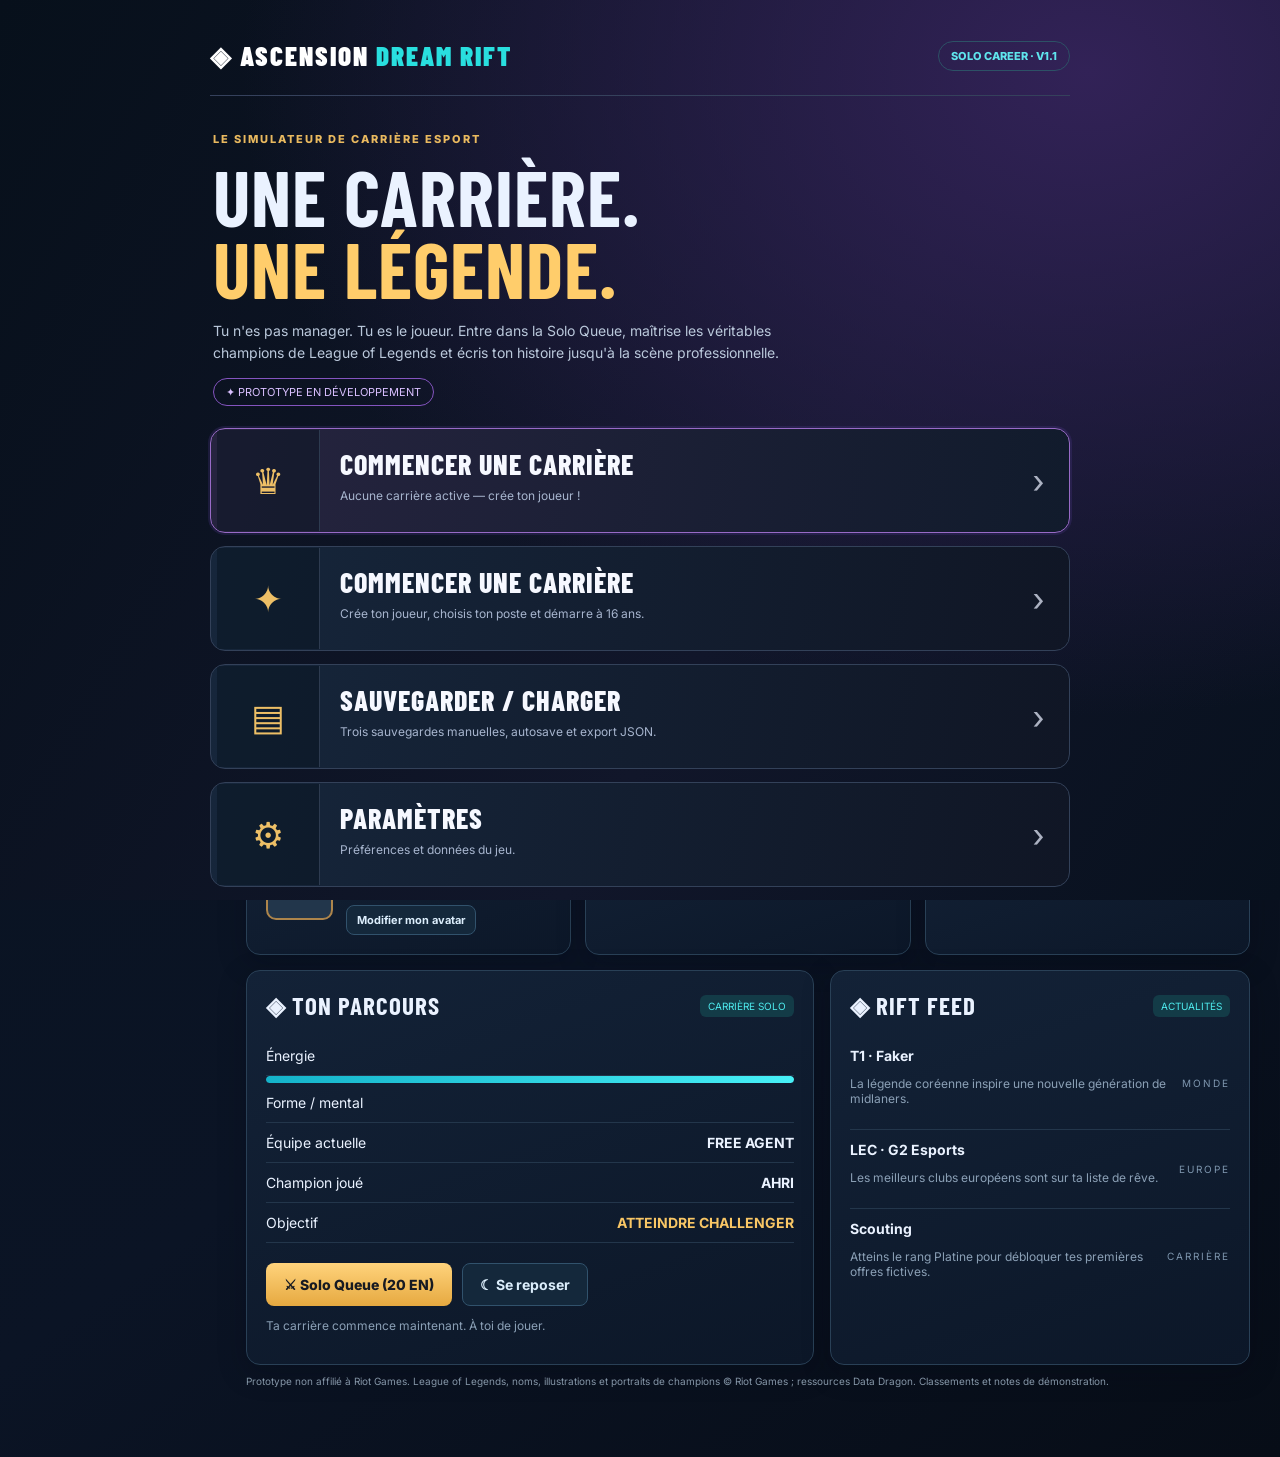
<file: v4-7-test.html>
<!doctype html><html lang="fr"><head><meta charset="UTF-8"><meta name="viewport" content="width=device-width, initial-scale=1"><title>Ascension Dream Rift — V4.7 · Entraînement compact</title><style>
@import url('https://fonts.googleapis.com/css2?family=Barlow+Condensed:wght@500;600;700;800;900&family=Inter:wght@400;500;600;700;800&display=swap');
:root{font-family:Inter,Arial,sans-serif;color:#eaf2ff;background:#080f1b;font-size:14px}*{box-sizing:border-box}body{margin:0;background:linear-gradient(145deg,#081320,#0b1425 58%,#070d17);min-height:100vh}button,input,select{font:inherit}button{cursor:pointer}button:disabled{opacity:.5;cursor:not-allowed} .app{display:flex;min-height:100vh}.sidebar{width:216px;min-width:216px;border-right:1px solid #223247;background:#091521;padding:27px 16px;position:sticky;top:0;height:100vh}.brand{font:900 27px 'Barlow Condensed',sans-serif;letter-spacing:2px;color:white}.brand em{font-style:normal;color:#29dfdf}.small{font-size:10px;letter-spacing:2px;color:#7d95ad;text-transform:uppercase}.sidelink{border:1px solid transparent;background:none;width:100%;text-align:left;color:#8ea2b9;padding:13px;border-radius:9px;margin:4px 0}.sidelink:hover,.sidelink.active{background:#12263a;border-color:#28506c;color:#ffca65}.main{flex:1;min-width:0;padding:22px 30px 60px;max-width:1600px;margin:auto}.top{display:flex;align-items:center;justify-content:space-between;gap:15px;margin-bottom:22px}.eyebrow{color:#e9b95f;letter-spacing:2px;font-size:11px;font-weight:800;text-transform:uppercase}h1,h2,h3{font-family:'Barlow Condensed',sans-serif;letter-spacing:1px;margin:0}h1{font-size:35px;text-transform:uppercase}h2{font-size:25px}h3{font-size:19px}.muted{color:#8ba0b6}.pill{display:inline-block;border:1px solid #2d5166;border-radius:30px;color:#5fe5ed;padding:7px 12px;font-size:11px;font-weight:800}.card{background:linear-gradient(160deg,#132237,#0c1728);border:1px solid #294056;border-radius:14px;padding:19px;box-shadow:0 8px 28px #02081340}.hero{min-height:345px;border:1px solid #34506b;border-radius:17px;overflow:hidden;position:relative;background:linear-gradient(90deg,#0a1525 0%,#0c1829 42%,#101d34a0 76%),url('https://images.unsplash.com/photo-1542751371-adc38448a05e?w=1400&q=80') center/cover;display:flex;align-items:center;padding:35px;margin-bottom:17px}.hero:after{content:'';position:absolute;inset:0;background:linear-gradient(90deg,#081321f0,#08132199 65%,transparent);pointer-events:none}.hero-inner{position:relative;z-index:1;max-width:550px}.hero h2{font-size:59px;line-height:.94;margin:12px 0}.hero h2 span{color:#fac45d}.hero p{line-height:1.7;color:#b7c9dd;max-width:480px}.gold{background:linear-gradient(#ffd37c,#e6a940);color:#171a22;font-weight:800;border:none;border-radius:8px;padding:13px 18px}.ghost{background:#14283b;color:#dceefc;border:1px solid #31526c;border-radius:8px;padding:12px 17px;font-weight:700}.actions{display:flex;gap:10px;flex-wrap:wrap;margin-top:20px}.stats{display:grid;grid-template-columns:repeat(4,1fr);gap:12px;margin:15px 0}.num{font-size:27px;font-weight:800;color:#fff;margin-top:7px}.cyan{color:#36dfeb}.goldtext{color:#f8c665}.grid{display:grid;grid-template-columns:1.35fr 1fr;gap:16px}.sectiontitle{display:flex;justify-content:space-between;align-items:center;margin-bottom:15px}.bar{height:7px;border-radius:50px;background:#25344a;overflow:hidden}.fill{height:100%;background:linear-gradient(90deg,#14b3ca,#47f0f7);border-radius:40px}.goldfill{background:linear-gradient(90deg,#d39134,#ffd177)}.line{padding:11px 0;border-bottom:1px solid #23364b;display:flex;justify-content:space-between;gap:12px;align-items:center}.line:last-child{border-bottom:0}.tag{font-size:10px;background:#133b47;color:#4eebee;padding:5px 8px;border-radius:6px}.note{font-size:12px;color:#8ba0b6}.tabs{display:flex;flex-wrap:wrap;gap:8px;margin:12px 0 18px}.tabs button{background:#15273b;border:1px solid #2d4054;border-radius:8px;color:#b6c6d9;padding:9px 14px}.tabs button.active{background:#ffd06b;color:#18202c;border-color:#ffd06b}.training{display:grid;grid-template-columns:repeat(3,minmax(0,1fr));gap:13px}.traincard{padding:17px}.traincard h3{margin:10px 0}.traincard p{font-size:12px;min-height:36px;color:#94acc1}.rankrow{display:grid;grid-template-columns:35px 1fr 100px 75px;align-items:center;gap:10px;padding:13px;border-bottom:1px solid #23374c}.rankrow.me{background:#1b3b48}.rankrow strong{color:#ffd16b}.tabcontent{display:none}.tabcontent.active{display:block}.player{display:flex;gap:13px;align-items:center}.portrait{width:56px;height:60px;object-fit:cover;border-radius:8px;border:1px solid #416079}.search{padding:11px 13px;border:1px solid #2c4861;background:#0a1523;border-radius:8px;color:white;min-width:180px}.select{padding:11px;border:1px solid #2c4861;background:#0a1523;border-radius:8px;color:white}.modal{position:fixed;inset:0;background:#02060be8;z-index:50;display:flex;align-items:center;justify-content:center;padding:20px}.modal .card{width:100%;max-width:450px}.formfield{display:block;width:100%;margin:9px 0 14px;padding:12px;background:#0a1423;color:#fff;border:1px solid #385168;border-radius:8px}.bottomnav{display:none}.toast{position:fixed;bottom:25px;right:25px;padding:14px 20px;border-radius:9px;background:#164856;border:1px solid #3ab5bb;color:white;z-index:90;display:none}.photo-credit{font-size:10px;color:#8495a6;margin-top:10px}
@media(max-width:900px){.sidebar{display:none}.main{padding:15px 14px 90px}.hero{padding:25px;min-height:320px}.hero h2{font-size:45px}.stats{grid-template-columns:repeat(2,1fr)}.grid{grid-template-columns:1fr}.training{grid-template-columns:repeat(2,minmax(0,1fr))}.bottomnav{display:flex;position:fixed;bottom:0;left:0;right:0;background:#0b1829;border-top:1px solid #2d465d;z-index:20;justify-content:space-around;padding:9px 2px env(safe-area-inset-bottom)}.bottomnav button{border:0;background:none;color:#a0b3c9;font-size:10px;padding:7px}.bottomnav button.active{color:#ffcb62}.top h1{font-size:27px}}@media(max-width:420px){.training{grid-template-columns:1fr}.hero h2{font-size:39px}.rankrow{grid-template-columns:22px 1fr 62px 45px;font-size:11px}.stats{gap:8px}.card{padding:14px}}
.landing{position:fixed;inset:0;overflow:auto;z-index:40;background:radial-gradient(ellipse at 85% 8%,#322257 0%,transparent 55%),linear-gradient(120deg,#07101b,#11162a 60%,#08111e);padding:25px 16px 45px}.landing-body{max-width:860px;margin:auto}.landing-top{display:flex;justify-content:space-between;align-items:center;padding:14px 0 23px;border-bottom:1px solid #35415c;gap:8px}.landing-intro{padding:36px 3px 22px}.landing-intro h2{font-size:clamp(43px,7vw,78px);line-height:.92;margin:15px 0}.landing-intro h2 span{color:#ffcd6b}.landing-intro p{color:#bac8db;max-width:570px;line-height:1.6}.landing-menu{display:grid;gap:13px}.landing-choice{display:flex;align-items:stretch;min-height:105px;text-align:left;width:100%;border-radius:15px;border:1px solid #334159;background:linear-gradient(100deg,#16263b,#101625);color:#f6f8ff;overflow:hidden;transition:border-color .2s}.landing-choice:hover{border-color:#f5c56c}.landing-choice.featured{border-color:#986ac6;background:linear-gradient(100deg,#26243f,#111b2c);box-shadow:0 0 0 2px #6b47b72e}.choice-icon{min-width:103px;background:#06111d71;border-right:1px solid #2d3b50;display:grid;place-items:center;color:#edbf66;font-size:36px}.choice-txt{padding:17px 20px;flex:1;min-width:0}.choice-txt b{display:block;font:800 28px 'Barlow Condensed';letter-spacing:1px}.choice-txt span{display:block;color:#a7b5ce;font-size:12px;margin-top:7px}.choice-arrow{font-size:34px;color:#acb2c2;margin:auto 19px}.landing-foot{text-align:center;color:#74859b;font-size:10px;margin:26px auto}.modal-close{float:right;color:#abc5d7;border:0;background:transparent;font-size:27px}.slot{display:flex;flex-wrap:wrap;gap:9px;align-items:center;justify-content:space-between;background:#0b1b2f;border:1px solid #304962;border-radius:10px;padding:13px;margin:9px 0}.slot-actions{display:flex;gap:6px}.slot-actions button{padding:8px}.save-help{color:#a7bad0;font-size:12px;line-height:1.65}.champ-grid{display:grid;grid-template-columns:repeat(auto-fill,minmax(115px,1fr));gap:10px}.champ-option{background:#0a1929;border:1px solid #2b4056;border-radius:11px;padding:10px 7px;display:flex;flex-direction:column;align-items:center;gap:7px;color:white}.champ-option.selected{border:2px solid #faca65;background:#29283e}.champ-option img{width:82px;height:82px;border-radius:9px;object-fit:cover;background:#22344b}.champ-banner{border-radius:12px;min-height:165px;padding:15px;display:flex;align-items:flex-end;background:linear-gradient(90deg,#071321 10%,#142238a0),var(--champ-splash,none) center 30%/cover;border:1px solid #3d536b;margin:15px 0}.champ-banner strong{font:800 34px 'Barlow Condensed'}.tag-purple{display:inline-block;border:1px solid #8454bf;color:#d9c0ff;border-radius:25px;padding:6px 12px;font-size:11px}@media(max-width:600px){.landing{padding:10px 13px 34px}.landing-choice{min-height:86px}.choice-icon{min-width:68px;font-size:27px}.choice-txt{padding:12px 9px}.choice-txt b{font-size:22px}.choice-txt span{font-size:11px}.choice-arrow{margin:auto 9px}.champ-grid{grid-template-columns:repeat(3,minmax(0,1fr));gap:7px}.champ-option img{width:100%;height:auto;aspect-ratio:1}}
/* V1.2 - photorealistic avatar selection and real LoL rank crests */
.creation-overlay{z-index:64;align-items:center}.creation-card{width:min(860px,100%)!important;max-width:860px!important;max-height:93dvh;overflow:auto;padding:27px!important;border:1px solid #536785;background:linear-gradient(145deg,#12263c,#0c1626);box-shadow:0 25px 95px #010710bf}
.creation-card h1{font-size:clamp(33px,5vw,51px);margin:8px 0}.creator-lead{max-width:600px;line-height:1.6}.creator-columns{display:grid;grid-template-columns:.83fr 1.4fr;gap:25px;margin-top:21px}.creator-profile{text-align:center;background:linear-gradient(160deg,#152d47,#0a1425);border:1px solid #314b66;border-radius:15px;padding:19px;align-self:start;position:sticky;top:0}.creator-portrait{position:relative;aspect-ratio:4/5;max-height:300px;overflow:hidden;border-radius:13px;border:2px solid #be965b;background:#102238;margin:auto}.creator-portrait:after{content:'';position:absolute;inset:55% 0 0;background:linear-gradient(transparent,#101f31b8);pointer-events:none}.creator-portrait img{width:100%;height:100%;object-fit:cover;object-position:center 34%}.creator-profile h2{font-size:36px;margin-top:6px;overflow-wrap:anywhere}.creator-meta{display:flex;flex-wrap:wrap;gap:6px;justify-content:center;margin:9px 0}.creator-meta span{font-size:10px;border:1px solid #3c5873;border-radius:6px;padding:5px 7px;color:#c7daed}.creator-label{letter-spacing:2px;color:#f5c56c;font-size:11px;font-weight:800;margin:0 0 11px}.creator-field-label{color:#b9c7d8;font-weight:700;font-size:12px}.creator-fields .formfield{margin:7px 0 0}.gender-buttons{display:grid;grid-template-columns:1fr 1fr;gap:9px}.gender-buttons button{border:1px solid #34506a;background:#0a1627;border-radius:9px;color:#c0d1e4;padding:11px;font-weight:800}.gender-buttons button.selected{background:#44381f;color:#ffd078;border-color:#f3ba58}.avatar-choices{display:grid;grid-template-columns:repeat(6,minmax(0,1fr));gap:8px}.avatar-choice{display:block;position:relative;aspect-ratio:1;border:2px solid #34485e;border-radius:10px;overflow:hidden;background:#12233a;padding:0}.avatar-choice.selected{border-color:#ffcd6a;box-shadow:0 0 0 2px #e5a94648}.avatar-choice img{display:block;width:100%;height:100%;object-fit:cover}.avatar-choice.selected:after{content:'✓';position:absolute;right:3px;bottom:3px;background:#ffc665;color:#172032;font-size:11px;font-weight:900;border-radius:30px;width:18px;height:18px;display:grid;place-items:center}.creator-random{margin-top:9px;padding:9px 12px;font-size:12px}.create-submit{width:100%;margin-top:20px;padding:16px;letter-spacing:1px}.dashboard-avatar{width:67px;height:75px;object-fit:cover;border:2px solid #ad854b;border-radius:10px;background:#22364b}.player-stat-card,.rank-stat-card{display:flex;align-items:center;gap:13px}.mini-rank-crest{height:84px;width:75px;object-fit:contain;filter:drop-shadow(0 2px 8px #0008)}.rank-stat-card .num{font-size:23px}.promotion-modal{position:fixed;inset:0;z-index:110;display:flex;justify-content:center;align-items:center;overflow:auto;padding:20px;background:radial-gradient(ellipse at center,#1c365ad9,#050c19f8 70%);backdrop-filter:blur(9px)}.promotion-inner{position:relative;text-align:center;z-index:1;width:min(650px,100%);padding:23px 16px 34px;border:1px solid #ca9b51;border-radius:20px;background:linear-gradient(155deg,#172b45ec,#091322ef);box-shadow:0 0 65px #edc15d25,0 25px 100px #000b}.promotion-kicker{font-size:14px;color:#ffcc70}.promotion-title{font:900 clamp(39px,8vw,72px)/1.04 'Barlow Condensed',sans-serif;letter-spacing:3px;color:#ffda82;text-shadow:0 0 28px #d7a35188;margin:8px 0 16px}.promotion-crests{display:flex;align-items:center;justify-content:center;gap:7px;padding:4px 0 19px}.promotion-crests>div{position:relative;display:flex;flex-direction:column;align-items:center;gap:10px;min-width:0}.promotion-crests img{height:clamp(118px,28vw,202px);width:clamp(113px,26vw,200px);object-fit:contain;position:relative;z-index:2;filter:drop-shadow(0 10px 19px #0009)}.promotion-rank-old{opacity:.48;animation:oldRankSlide 1s both}.promotion-rank-new{animation:rankReveal 1.25s cubic-bezier(.14,.86,.31,1.3) both}.promotion-rank-new img{filter:drop-shadow(0 0 30px #fad176a8)}.promotion-crests span{font:800 clamp(17px,4vw,27px) 'Barlow Condensed',sans-serif;letter-spacing:2px;color:#fff}.promotion-divider{font-size:32px;color:#ffce70;align-self:center;animation:rankFlash 1.5s infinite alternate}.promotion-glow{position:absolute;inset:12% 0 20%;border-radius:100%;background:#ffd06c65;filter:blur(50px);animation:rankFlash 1s infinite alternate}.promotion-aurora{pointer-events:none;position:absolute;inset:0;background:radial-gradient(circle at 50% 43%,#eeb64b36,transparent 38%);animation:rankFlash 1.6s infinite alternate}.promotion-caption{color:#bbcee6;letter-spacing:2px;font-size:12px;font-weight:800;margin-bottom:21px}.promotion-inner .gold{font-size:13px;letter-spacing:1px;padding:15px 22px}@keyframes rankReveal{from{transform:scale(.35) translateY(42px) rotate(-13deg);opacity:0;filter:brightness(3)}60%{opacity:1}to{transform:scale(1) translateY(0) rotate(0);opacity:1;filter:brightness(1)}}@keyframes oldRankSlide{from{transform:translateX(40px) scale(1.1);opacity:1}to{transform:translateX(0) scale(.84);opacity:.48}}@keyframes rankFlash{from{opacity:.45}to{opacity:1}}@media(max-width:740px){.creation-overlay{padding:8px}.creation-card{padding:17px!important;max-height:96dvh}.creator-columns{grid-template-columns:1fr;gap:15px}.creator-profile{display:grid;grid-template-columns:100px 1fr;align-items:center;gap:3px 13px;text-align:left;position:static;padding:11px}.creator-portrait{grid-row:span 4;width:100px;height:126px;margin:0}.creator-profile .eyebrow{font-size:10px}.creator-profile h2{font-size:29px}.creator-profile .note{font-size:10px;line-height:1.35}.creator-meta{justify-content:start}.avatar-choices{gap:7px}.player-stat-card,.rank-stat-card{gap:9px}.dashboard-avatar{width:55px;height:66px}.mini-rank-crest{width:58px;height:69px}.rank-stat-card .num,.player-stat-card .num{font-size:19px}}@media(prefers-reduced-motion:reduce){.promotion-modal *{animation:none!important}}
.choice-icon.has-photo{background-position:center;background-size:cover;background-repeat:no-repeat}.save-slot-player{display:flex;align-items:center;gap:11px}.save-slot-avatar{width:44px;height:51px;object-fit:cover;border-radius:8px;border:1px solid #f8ca77}.save-slot-player .note{margin:6px 0 0}
/* V2 TEST — pro roster portrait treatments and prominent SoloQ rank */
.avatar-choice{aspect-ratio:3/4;border-radius:12px;isolation:isolate;background:radial-gradient(circle at 50% 20%,#385678,#090f1a 78%)}
.avatar-choice img{object-position:center 13%;filter:contrast(1.07) saturate(.87)}
.avatar-choice:before,.creator-portrait:after{content:"";position:absolute;z-index:2;left:-5%;right:-5%;bottom:-2%;height:39%;pointer-events:none;background:linear-gradient(100deg,transparent 9%,#224268 11%,#071425 29%,#0c2748 50%,#06101e 74%,#224268 89%,transparent 91%);clip-path:polygon(9% 27%,30% 7%,40% 0,50% 17%,60% 0,70% 7%,91% 27%,100% 100%,0 100%);border-bottom:3px solid #e7b75b}
.avatar-choice:before{height:36%}
.creator-portrait{position:relative;overflow:hidden;isolation:isolate}
.creator-portrait:after{height:34%}
.avatar-choice.selected{box-shadow:0 0 0 2px #e5a94670,0 0 21px #e6b75839}
.avatar-choice:hover{transform:translateY(-3px);border-color:#eac36c}
.rank-stat-card{min-height:178px;position:relative;overflow:hidden;gap:20px;border-color:#9a7440;background:radial-gradient(ellipse at 10% 35%,#644a2a66,transparent 55%),linear-gradient(160deg,#18273e,#0c1728)}
.rank-stat-card:after{content:"";position:absolute;inset:0;pointer-events:none;border-radius:14px;box-shadow:inset 0 0 28px #c49e2b1a}
.rank-stat-card .mini-rank-crest{height:clamp(125px,12vw,174px);width:clamp(112px,11vw,150px);flex-shrink:0;filter:drop-shadow(0 0 15px #d4a55662)}
.rank-stat-card .num{font-size:clamp(26px,3vw,39px);line-height:1.12;white-space:nowrap}
.rank-stat-card .small{letter-spacing:2px;font-weight:800;color:#f7d28b}
.rank-stat-card .note{font-weight:800;font-size:16px;color:#f2e3c4}
.promotion-modal{background:radial-gradient(ellipse at center,#203453ef,#030916fa 73%)}
.promotion-inner{width:min(790px,100%);border:2px solid #e3b66c;box-shadow:0 0 120px #d9a65436,0 35px 110px #000e;animation:v2Entrance .8s cubic-bezier(.17,.67,.29,1.18) both}
.promotion-rank-new img{animation:v2Crest 1.5s ease-out both;filter:drop-shadow(0 0 30px #ffd472c9)}
.promotion-rank-new{animation:rankReveal 1.25s cubic-bezier(.14,.86,.31,1.3) both}
.promotion-inner:after{content:"✦       ✦      ✧        ✦       ✧      ✦";position:absolute;left:0;right:0;top:30%;font-size:30px;letter-spacing:28px;color:#ffd88499;pointer-events:none;animation:v2Sparks 2.5s ease-out both}
@keyframes v2Entrance{from{transform:scale(.7) translateY(45px);opacity:0;filter:blur(10px)}to{transform:scale(1) translateY(0);opacity:1;filter:blur(0)}}
@keyframes v2Crest{0%{transform:scale(.2) rotate(-18deg);opacity:0}45%{transform:scale(1.25) rotate(4deg);opacity:1}70%{transform:scale(.94)}100%{transform:scale(1)}}
@keyframes v2Sparks{0%{opacity:0;transform:scale(.4) translateY(40px)}35%{opacity:1}100%{opacity:0;transform:scale(1.8) translateY(-65px)}}
@media(max-width:800px){.rank-stat-card{min-height:142px}.rank-stat-card .mini-rank-crest{width:95px;height:112px}.rank-stat-card .num{font-size:25px}.promotion-inner:after{letter-spacing:7px;font-size:16px}}
@media(prefers-reduced-motion:reduce){.promotion-inner,.promotion-inner:after,.promotion-rank-new img{animation:none!important}}

/* V3 fixes */
.avatar-choice:before,.creator-portrait:after{display:none!important}
.avatar-choice{aspect-ratio:3/4}
.avatar-choice img,.creator-portrait img{object-fit:cover;object-position:center center}
.rank-stat-card{min-width:0;min-height:160px;gap:10px;padding:15px}
.rank-stat-card>div{min-width:0;flex:1}
.rank-stat-card .mini-rank-crest{flex:0 0 100px;width:100px;height:115px;object-fit:contain}
.rank-stat-card .num{font-size:clamp(20px,2vw,30px);white-space:normal;overflow-wrap:normal;line-height:1.05}
.rank-stat-card .small{font-size:10px}
.rank-stat-card .note{font-size:14px}
.practice-layout{display:grid;grid-template-columns:minmax(0,1.7fr) minmax(310px,.9fr);gap:16px;align-items:start}
.practice-layout .training{display:grid;grid-template-columns:repeat(2,minmax(0,1fr));gap:12px}
.live-attributes{position:sticky;top:16px}
.skill-row{padding:8px 9px;border-radius:8px;transition:background .3s}
.skill-row.gain{animation:statRise 1.5s ease-out}
#training-feedback{min-height:24px;margin-top:12px;color:#fbd480;font-weight:900;font-size:17px}
#training-feedback.pop{animation:statRise 1.2s ease-out}
@keyframes statRise{0%{background:#d5a43b70;box-shadow:0 0 20px #f3ce6380;transform:scale(1.03)}100%{background:transparent;box-shadow:none;transform:scale(1)}}
@media(max-width:1100px){.practice-layout{grid-template-columns:1fr}.live-attributes{position:static}.rank-stat-card .mini-rank-crest{flex-basis:76px;width:76px;height:94px}}
@media(max-width:650px){.practice-layout .training{grid-template-columns:1fr}.rank-stat-card .num{font-size:22px}}
/* V4 official LoL crest image sizing */
.rank-stat-card .mini-rank-crest{object-fit:contain;object-position:center;filter:drop-shadow(0 0 11px #d4a55670)}
.promotion-crests img{object-fit:contain;object-position:center}

/* V4.1 — official ranked crest is the visual focal point; text stays proportionate */
.stats{display:grid;grid-template-columns:repeat(5,minmax(0,1fr));align-items:stretch}
.stats>.card{min-width:0}
.stats>.rank-stat-card{grid-column:span 2;display:flex;align-items:center;justify-content:center;gap:18px;padding:14px 20px;min-height:190px}
.stats>.rank-stat-card .mini-rank-crest{display:block;flex:0 0 175px!important;width:175px!important;height:175px!important;max-width:48%;object-fit:contain;filter:drop-shadow(0 0 15px #d5a85965)}
.stats>.rank-stat-card>div{flex:1;min-width:0}
.stats>.rank-stat-card #n-rank{font-family:'Barlow Condensed',sans-serif;font-weight:900;font-size:clamp(25px,2.6vw,39px)!important;letter-spacing:.6px;line-height:1.08;overflow-wrap:normal;word-break:normal}
.stats>.rank-stat-card #n-lp{margin-top:8px;font-size:18px}
.stats>.rank-stat-card .small{font-size:11px;letter-spacing:1.4px}
@media(max-width:1200px){.stats{grid-template-columns:repeat(2,minmax(0,1fr))}.stats>.rank-stat-card{grid-column:span 2}.stats>.rank-stat-card .mini-rank-crest{flex-basis:175px!important;width:175px!important;height:175px!important}}
@media(max-width:550px){.stats>.rank-stat-card{padding:12px;gap:8px;min-height:155px}.stats>.rank-stat-card .mini-rank-crest{flex-basis:125px!important;width:125px!important;height:140px!important;max-width:45%}.stats>.rank-stat-card #n-rank{font-size:clamp(22px,6vw,31px)!important}.stats>.rank-stat-card #n-lp{font-size:15px}}
/* V4.1 rank emblem and rank title in distinct independent panels */
.stats>.rank-stat-card{gap:12px!important;min-height:190px;justify-content:stretch!important}
.rank-emblem-panel{min-width:0!important;flex:0 0 46%!important;height:175px;display:flex;align-items:center;justify-content:center;border-radius:12px;background:radial-gradient(ellipse at center,#b8894930,#0917276b 70%);border:1px solid #b58c4838}
.rank-name-panel{min-width:0!important;flex:1!important;display:flex;flex-direction:column;justify-content:center;align-items:flex-start;padding:10px 2px}
.stats>.rank-stat-card .rank-emblem-panel .mini-rank-crest{max-width:none!important;width:175px!important;height:175px!important;flex:none!important}
.stats>.rank-stat-card .rank-name-panel #n-rank{font-size:clamp(24px,2.5vw,38px)!important;line-height:1.07;word-break:normal}
@media(max-width:550px){.rank-emblem-panel{height:130px;flex-basis:44%!important}.stats>.rank-stat-card .rank-emblem-panel .mini-rank-crest{width:130px!important;height:130px!important}.stats>.rank-stat-card .rank-name-panel #n-rank{font-size:clamp(22px,5.4vw,28px)!important}}

/* V4.2 — a spectacular ranked showcase, readable fixed-size rank name */
.stats{grid-template-columns:repeat(3,minmax(0,1fr))!important;gap:14px}
.stats>.rank-stat-card{grid-column:1/-1!important;grid-row:1;display:flex!important;align-items:center;justify-content:center!important;gap:32px!important;min-height:310px!important;padding:20px 40px!important;isolation:isolate;overflow:hidden;background:radial-gradient(ellipse at 30% 44%,#9e6c3540,transparent 51%),linear-gradient(120deg,#162943,#0b1424 80%);border:1px solid #ad874a;box-shadow:0 0 32px #ad873629,inset 0 0 34px #c09b2316}
.stats>.rank-stat-card:before{content:"";position:absolute;inset:-45%;z-index:-1;background:conic-gradient(from 0deg,transparent 20%,#ffd16a1d 27%,transparent 36%,transparent 67%,#fff2ae13 75%,transparent 82%);animation:rankAura 17s linear infinite}
.stats>.rank-stat-card .rank-emblem-panel{height:280px!important;flex:0 0 330px!important;max-width:48%;position:relative;background:radial-gradient(circle,#e5bd4c30,transparent 67%)!important;border:none!important;overflow:visible;filter:drop-shadow(0 0 28px #edbd4860)}
.stats>.rank-stat-card .rank-emblem-panel:after{content:"";position:absolute;inset:12%;border:1px solid #ebc9785c;border-radius:50%;box-shadow:0 0 45px #c9943955,inset 0 0 50px #b888302c;z-index:-1}
.stats>.rank-stat-card .rank-emblem-panel .mini-rank-crest{width:310px!important;height:310px!important;max-width:100%!important;flex:none!important;filter:drop-shadow(0 0 27px #efc97491);animation:rankFloat 4s ease-in-out infinite}
.stats>.rank-stat-card .rank-name-panel{flex:1!important;align-items:flex-start;max-width:390px;gap:8px}
.stats>.rank-stat-card .rank-name-panel #n-rank{font-size:32px!important;line-height:1.13!important;letter-spacing:1px}
.stats>.rank-stat-card .rank-name-panel #n-lp{font-size:20px!important;margin:0}
.stats>.rank-stat-card .rank-name-panel .small{font-size:12px!important;color:#edca88}
@keyframes rankFloat{0%,100%{transform:translateY(0) scale(1)}50%{transform:translateY(-9px) scale(1.025)}}
@keyframes rankAura{to{transform:rotate(360deg)}}
@media(max-width:900px){.stats{grid-template-columns:repeat(2,minmax(0,1fr))!important}.stats>.rank-stat-card{padding:16px!important;gap:8px!important;min-height:250px!important}.stats>.rank-stat-card .rank-emblem-panel{flex-basis:240px!important;height:240px!important}.stats>.rank-stat-card .rank-emblem-panel .mini-rank-crest{width:250px!important;height:250px!important}}
@media(max-width:560px){.stats>.rank-stat-card{min-height:220px!important;padding:12px!important}.stats>.rank-stat-card .rank-emblem-panel{flex-basis:52%!important;max-width:52%;height:200px!important}.stats>.rank-stat-card .rank-emblem-panel .mini-rank-crest{width:205px!important;height:205px!important}.stats>.rank-stat-card .rank-name-panel #n-rank{font-size:27px!important}.stats>.rank-stat-card .rank-name-panel #n-lp{font-size:17px!important}}
@media(prefers-reduced-motion:reduce){.stats>.rank-stat-card:before,.stats>.rank-stat-card .mini-rank-crest{animation:none!important}}

/* Split 3 2026 Riot regional rankings — mobile first */
.standings-intro{margin:0 0 17px;font-size:13px;line-height:1.6;max-width:780px}
.region-tabs{display:flex;flex-wrap:wrap;gap:8px!important;margin:14px 0 18px}
.region-tabs button{flex:0 0 auto!important;white-space:nowrap;padding:12px 18px;border-radius:9px;font-size:13px;letter-spacing:.8px}
.standings-card{padding:22px;overflow:hidden}
.standings-heading{display:flex;justify-content:space-between;align-items:center;gap:16px;margin-bottom:16px;flex-wrap:wrap}
.standings-heading h2{font-size:34px;color:#fbd184}
.standings-heading p{margin:5px 0 0}
.standings-source{border:1px solid #b6945273;color:#ffd37f;text-decoration:none;letter-spacing:1px;font-size:11px;font-weight:900;padding:11px 14px;border-radius:8px;white-space:nowrap}
.standings-source:hover{background:#dca95724}
.ranking-group{border:1px solid #2a4155;border-radius:12px;overflow:hidden;margin:17px 0 22px}
.ranking-group-title{display:flex;justify-content:space-between;align-items:center;gap:12px;padding:15px;background:linear-gradient(90deg,#1f374a,#152537);color:#ffd184;font-weight:900;letter-spacing:.8px;font-size:14px}
.rank-table-header,.rank-table-row{display:grid;grid-template-columns:40px minmax(0,1fr) 40px 40px 74px;align-items:center;gap:12px;padding:10px 15px}
.rank-table-header{background:#091524;color:#83a2b7;font-size:10px;font-weight:900;letter-spacing:1.2px}
.rank-table-row{min-height:58px;border-top:1px solid #25364a;background:#0c192a;transition:background .2s}
.rank-table-row:nth-child(odd){background:#101d2f}
.rank-table-row:hover{background:#19314b}
.rank-table-row.rank-first{background:linear-gradient(90deg,#7e5e223d,#17283b)}
.rank-position{font:900 20px 'Barlow Condensed',sans-serif;color:#b9d0e5}
.rank-first .rank-position{color:#ffd475}
.rank-team{display:flex;align-items:center;gap:11px;min-width:0}
.rank-team b{font-size:13px;overflow-wrap:anywhere}
.team-initials{display:grid;place-items:center;flex:0 0 45px;min-height:32px;border-radius:7px;background:linear-gradient(150deg,#254260,#152438);border:1px solid #315471;color:#f9d28e;font:800 11px 'Barlow Condensed',sans-serif;letter-spacing:.3px}
.rank-win,.rank-loss,.rank-winrate{font-weight:800;font-size:12px;white-space:nowrap;text-align:center}
.rank-win{color:#56dbac}
.rank-loss{color:#ef8d9d}
.rank-winrate{color:#e2eafa}
.standings-footer{font-size:11px;line-height:1.6;margin:0}
@media(max-width:600px){
.standings-card{padding:12px}
.region-tabs{gap:6px!important}
.region-tabs button{padding:10px 11px;font-size:12px}
.standings-heading h2{font-size:28px}
.rank-table-header,.rank-table-row{grid-template-columns:24px minmax(0,1fr) 23px 23px 51px;gap:5px;padding:9px 6px}
.rank-team{gap:6px}
.team-initials{flex-basis:32px;min-height:26px;font-size:9px}
.rank-team b{font-size:11px}
.rank-position{font-size:16px}
.rank-win,.rank-loss,.rank-winrate{font-size:10px}
.rank-table-header{font-size:9px;letter-spacing:0}
}

/* V4.4 in-training ranked progression */
.training-sidebar{display:flex;flex-direction:column;gap:14px;min-width:0}
.training-sidebar .live-attributes{position:static!important}
.rank-live-card{display:flex;flex-direction:column;align-items:center;text-align:center;border-color:#bc9259;background:radial-gradient(ellipse at 50% 28%,#76552d3d,transparent 67%),linear-gradient(155deg,#15243a,#0b1526);box-shadow:0 0 35px #dca64220,inset 0 0 25px #dab6670e;padding:20px 16px}
.practice-rank-icon{display:block;width:min(240px,90%);height:215px;object-fit:contain;filter:drop-shadow(0 0 23px #e4a64c66);animation:rankFloat 4s ease-in-out infinite}
.rank-live-card h2{font-size:34px;color:#ffca70;margin:-10px 0 12px}
.practice-lp-numbers{display:flex;justify-content:space-between;align-items:baseline;gap:12px;width:100%;font-size:12px;color:#a8bdd4}
.practice-lp-numbers strong{font-size:22px;color:#fff}
.practice-lp-track{width:100%;height:11px;margin:11px 0 8px}
.practice-lp-track .fill{transition:width .9s cubic-bezier(.2,.8,.2,1)}
.practice-lp-result{padding:13px;margin:8px 0;font-size:15px;font-weight:900;color:#d6e4f5;border-radius:8px;min-height:45px;width:100%}
.practice-lp-result.lp-positive{color:#64e8ba;background:#3cdfa013}
.practice-lp-result.lp-negative{color:#ff899a;background:#f8748620}
.practice-lp-result.lp-pop{animation:lpPop 1s ease-out}
.practice-next-rank{font-size:12px;letter-spacing:1px;color:#f3c274;margin:4px 0 14px;font-weight:800}
.rank-live-card button{width:100%;font-size:12px}
@keyframes lpPop{0%{transform:scale(1.13);text-shadow:0 0 25px currentColor}100%{transform:scale(1);text-shadow:none}}
/* Cinematic ranked promotion */
.promotion-modal{background:radial-gradient(circle at 50% 48%,#93622e70,#07101bea 64%,#020713f8)!important}
.promotion-inner{border:2px solid #f5c46e!important;box-shadow:0 0 95px #ffcd6150,0 25px 110px #000d!important}
.promotion-title{animation:promotionPulse 1.8s ease-in-out infinite alternate}
.promotion-rank-new img{animation:promotionCrest 1.8s cubic-bezier(.16,1,.3,1) both!important;filter:drop-shadow(0 0 36px #ffcf75e0)!important}
.promotion-aurora{background:radial-gradient(ellipse at center,#f5c05a45,transparent 55%)!important}
@keyframes promotionPulse{from{text-shadow:0 0 14px #ffba6090;letter-spacing:3px}to{text-shadow:0 0 45px #fff3aab3;letter-spacing:5px}}
@keyframes promotionCrest{0%{opacity:0;transform:scale(.1) rotate(-18deg);filter:brightness(5)}55%{opacity:1;transform:scale(1.25) rotate(3deg)}78%{transform:scale(.92)}100%{transform:scale(1)}}
@media(prefers-reduced-motion:reduce){.practice-rank-icon,.promotion-title,.promotion-rank-new img{animation:none!important}}
.tier2-league{border:1px solid #c39350!important;background:#3a2b1c!important;color:#ffe2a0!important}.tier2-league.active{background:linear-gradient(#fcd07a,#dba146)!important;color:#101b2c!important}.region-tabs{row-gap:10px!important}

/* V4.6 realistic avatar photo cards */
.avatar-choices{gap:9px}
.avatar-choice{background:#071325;border:2px solid #58418d;border-radius:12px;transition:transform .2s,box-shadow .2s}
.avatar-choice:before,.creator-portrait:after{display:none!important}
.avatar-choice img,.creator-portrait img{object-fit:cover;object-position:top center}
.avatar-choice img{height:100%;width:100%}
.avatar-choice .avatar-country{position:absolute;left:0;bottom:0;width:100%;font-size:11px;font-weight:900;letter-spacing:.6px;color:#ffe3a9;background:linear-gradient(transparent,#060d1de9 25%);padding:11px 2px 5px;z-index:3;pointer-events:none}
.avatar-choice.selected{border-color:#e7c06c;box-shadow:0 0 0 2px #f0bf6d6a,0 0 22px #7b4eff70}
.avatar-choice:hover{transform:translateY(-3px);border-color:#c89fff}
.creator-portrait{position:relative;background:#08172b}

/* V4.7 — desktop training screen: all six sessions, live rank and 10 attributes
   stay in one viewport. All other pages keep their original layout. */
@media (min-width:1101px) and (min-height:680px){
  body:has(#practice.active #practice-layout:not([style*="display: none"])){overflow:hidden}
  .main:has(#practice.active #practice-layout:not([style*="display: none"])){
    height:100dvh;min-height:0;overflow:hidden;padding:10px 22px 0
  }
  .main:has(#practice.active) .top{margin-bottom:9px}
  .main:has(#practice.active) .top h1{font-size:28px}
  #practice>.sectiontitle{margin-bottom:7px}
  #practice>.sectiontitle h2{font-size:22px}
  #practice>.tabs{margin:6px 0 9px;gap:7px}
  #practice>.tabs button{padding:7px 11px;font-size:12px}
  #practice .practice-layout{
    display:grid;grid-template-columns:minmax(0,1.62fr) minmax(315px,.9fr);
    align-items:stretch;gap:11px;height:calc(100dvh - 210px);min-height:0;
  }
  #practice .practice-layout .training{
    display:grid;grid-template-columns:repeat(2,minmax(0,1fr));
    grid-template-rows:repeat(3,minmax(0,1fr));gap:10px;
    height:100%;min-height:0;align-content:stretch
  }
  #practice .traincard{
    display:flex;flex-direction:column;align-items:flex-start;
    height:100%;min-height:0;overflow:hidden;padding:clamp(9px,1.45vh,15px)
  }
  #practice .traincard>div:first-child{
    font-size:clamp(21px,2.7vh,29px)!important;line-height:1.05
  }
  #practice .traincard h3{font-size:clamp(16px,2.1vh,21px);line-height:1.06;margin:7px 0 5px}
  #practice .traincard p{
    min-height:0;margin:0 0 5px;
    font-size:clamp(10px,1.35vh,12px);line-height:1.32
  }
  #practice .traincard button{
    margin-top:auto;padding:8px 11px;font-size:clamp(10px,1.28vh,12px);
    min-height:31px;max-width:100%
  }
  #practice .training-sidebar{
    display:grid;grid-template-rows:auto minmax(0,1fr);
    height:100%;min-height:0;gap:9px
  }
  #practice .rank-live-card{
    display:grid;grid-template-columns:105px minmax(0,1fr);
    grid-template-rows:auto auto auto auto auto auto auto;
    align-items:center;gap:2px 10px;
    height:clamp(157px,22.5vh,195px);min-height:0;
    padding:8px 12px;text-align:left;overflow:hidden
  }
  #practice .rank-live-card .eyebrow{
    grid-column:1/-1;grid-row:1;font-size:10px;line-height:1.1;letter-spacing:1px
  }
  #practice .rank-live-card .practice-rank-icon{
    grid-column:1;grid-row:2/6;
    width:105px;height:clamp(76px,12vh,108px);max-width:100%;
    justify-self:center;filter:drop-shadow(0 0 10px #d4a44b70)
  }
  #practice .rank-live-card h2{
    grid-column:2;grid-row:2;font-size:clamp(21px,2.9vh,28px);
    line-height:1.05;margin:0;white-space:normal
  }
  #practice .rank-live-card .practice-lp-numbers{
    grid-column:2;grid-row:3;font-size:10px;gap:5px;align-items:center
  }
  #practice .rank-live-card .practice-lp-numbers strong{font-size:16px;flex-shrink:0}
  #practice .rank-live-card .practice-lp-track{
    grid-column:2;grid-row:4;height:7px;margin:2px 0 3px
  }
  #practice .rank-live-card .practice-lp-result{
    grid-column:2;grid-row:5;font-size:11px;line-height:1.16;
    min-height:0;padding:4px 3px;margin:0
  }
  #practice .rank-live-card .practice-next-rank{
    grid-column:1/-1;grid-row:6;text-align:center;font-size:10px;
    line-height:1.1;letter-spacing:.5px;margin:0
  }
  #practice .rank-live-card button{
    grid-column:1/-1;grid-row:7;
    width:100%;font-size:11px;padding:5px 8px;min-height:25px
  }
  #practice .training-sidebar .live-attributes{
    position:static!important;display:flex;flex-direction:column;
    height:100%;min-height:0;overflow:hidden;padding:11px 14px
  }
  #practice .live-attributes h2{font-size:21px;line-height:1.05;flex:0 0 auto}
  #practice .live-attributes>p{
    font-size:11px;line-height:1.2;margin:5px 0 7px;flex:0 0 auto
  }
  #practice .live-attributes .skill-row{
    flex:1 1 0;display:flex;flex-direction:column;justify-content:center;
    min-height:0;margin:0!important;padding:1px 2px
  }
  #practice .live-attributes .skill-row .line{
    font-size:11px;line-height:1.12;padding:2px 0 3px;border:0
  }
  #practice .live-attributes .skill-row .line b{font-size:11px}
  #practice .live-attributes .skill-row .bar{height:5px;flex:0 0 5px}
  #practice #training-feedback{margin:4px 0 0;min-height:17px;font-size:12px;line-height:17px}
  .main:has(#practice.active)>.photo-credit{
    font-size:9px;line-height:1.2;margin:4px 0 0
  }
}
@media (min-width:1101px) and (min-height:680px) and (max-height:770px){
  #practice .practice-layout{height:calc(100dvh - 192px)}
  #practice .training-sidebar{gap:7px}
  #practice .rank-live-card{height:151px;padding:6px 9px;gap:1px 6px}
  #practice .rank-live-card .eyebrow{font-size:9px}
  #practice .rank-live-card button{padding:3px 7px;min-height:23px}
  #practice .live-attributes>p{display:none}
  #practice .training-sidebar .live-attributes{padding:8px 11px}
  #practice .live-attributes .skill-row .line{padding:1px 0 2px}
}
/* On smaller screens and on the champions tab the standard scrollable view is preserved. */
</style></head><body><div class="landing" id="landing"><div class="landing-body"><div class="landing-top"><div class="brand">◈ ASCENSION <em>DREAM RIFT</em></div><span class="pill">SOLO CAREER · V1.1</span></div><div class="landing-intro"><div class="eyebrow">LE SIMULATEUR DE CARRIÈRE ESPORT</div><h2>UNE CARRIÈRE.<br><span>UNE LÉGENDE.</span></h2><p>Tu n'es pas manager. Tu es le joueur. Entre dans la Solo Queue, maîtrise les véritables champions de League of Legends et écris ton histoire jusqu'à la scène professionnelle.</p><span class="tag-purple">✦ PROTOTYPE EN DÉVELOPPEMENT</span></div><div class="landing-menu"><button class="landing-choice featured" onclick="continueCareer()"><span class="choice-icon" id="menu-profile-photo">♛</span><span class="choice-txt"><b id="continue-title">CONTINUER MA CARRIÈRE</b><span id="continue-subtitle">Reprendre ta dernière partie.</span></span><span class="choice-arrow">›</span></button><button class="landing-choice" onclick="newCareerPrompt()"><span class="choice-icon">✦</span><span class="choice-txt"><b>COMMENCER UNE CARRIÈRE</b><span>Crée ton joueur, choisis ton poste et démarre à 16 ans.</span></span><span class="choice-arrow">›</span></button><button class="landing-choice" onclick="showSaves()"><span class="choice-icon">▤</span><span class="choice-txt"><b>SAUVEGARDER / CHARGER</b><span>Trois sauvegardes manuelles, autosave et export JSON.</span></span><span class="choice-arrow">›</span></button><button class="landing-choice" onclick="showSettings()"><span class="choice-icon">⚙</span><span class="choice-txt"><b>PARAMÈTRES</b><span>Préférences et données du jeu.</span></span><span class="choice-arrow">›</span></button></div><div class="landing-foot">ASCENSION DREAM RIFT · FAN GAME NON OFFICIEL · NON AFFILIÉ À RIOT GAMES</div></div></div><div class="app"><aside class="sidebar"><div class="brand">◈ ASCENSION <em>RIFT</em></div><p class="small">Your journey. Your legacy.</p><div style="height:30px"></div><div class="small">Carrière</div><div id="side"></div><hr style="border:0;border-top:1px solid #223247;margin-top:30px"><p class="note">Prototype V1 · Solo Career<br>Non affilié à Riot Games</p></aside><main class="main"><header class="top"><div><div class="eyebrow">MOBA · PRO PLAYER CAREER</div><h1 id="pagetitle">Tableau de bord</h1></div><div><button class="ghost" onclick="showSaves()">▤ Sauver</button> <button class="ghost" onclick="openMenu()">☰ Menu</button> <span class="pill" id="season">SAISON 2026 · S1</span></div></header>
<section id="home" class="tabcontent active"><div class="hero"><div class="hero-inner"><div class="eyebrow">✦ LE PARCOURS VERS LE SOMMET COMMENCE ICI</div><h2>TON TALENT.<br><span>TA LÉGENDE.</span></h2><p>De jeune espoir à superstar mondiale. Entraîne ton joueur, grimpe en SoloQ, gagne en réputation et décroche un contrat dans la scène professionnelle.</p><div class="actions"><button class="gold" onclick="go('practice')">⚡ COMMENCER L'ENTRAÎNEMENT →</button><button class="ghost" onclick="simulate()">▶ JOUER UN MATCH</button></div></div></div>
<div class="stats"><div class="card player-stat-card"><img id="dashboard-avatar" class="dashboard-avatar" alt="Avatar du joueur"><div><div class="small">Ton joueur</div><div class="num" id="n-name">SKYEN</div><div class="note" id="n-role">MID · 16 ANS</div><button class="ghost" style="margin-top:8px;padding:7px 10px;font-size:11px" onclick="showAvatarChange()">Modifier mon avatar</button></div></div><div class="card rank-stat-card"><div class="rank-emblem-panel"><img id="dashboard-rank-crest" class="mini-rank-crest" alt="Emblème du rang League of Legends"></div><div class="rank-name-panel"><div class="small">RANG SOLO QUEUE</div><div class="num goldtext" id="n-rank">BRONZE IV</div><div class="note" id="n-lp">0 LP</div></div></div><div class="card"><div class="small">Note générale</div><div class="num cyan" id="n-ovr">43 OVR</div><div class="note">Potentiel en progression</div></div><div class="card"><div class="small">Notoriété</div><div class="num" id="n-fans">120</div><div class="note">Abonnés</div></div></div>
<div class="grid"><div class="card"><div class="sectiontitle"><h2>◈ TON PARCOURS</h2><span class="tag">CARRIÈRE SOLO</span></div><div class="line"><span>Énergie</span><strong id="energytext"></strong></div><div class="bar"><div class="fill" id="energybar"></div></div><div class="line"><span>Forme / mental</span><strong id="mentaltext"></strong></div><div class="line"><span>Équipe actuelle</span><b id="contract">FREE AGENT</b></div><div class="line"><span>Champion joué</span><b id="profile-champ">AHRI</b></div><div class="line"><span>Objectif</span><b class="goldtext">ATTEINDRE CHALLENGER</b></div><div class="actions"><button class="gold" onclick="simulate()">⚔ Solo Queue (20 EN)</button><button class="ghost" onclick="rest()">☾ Se reposer</button></div><p class="note" id="matchmsg">Ta carrière commence maintenant. À toi de jouer.</p></div><div class="card"><div class="sectiontitle"><h2>◈ RIFT FEED</h2><span class="tag">ACTUALITÉS</span></div><div class="line"><div><b>T1 · Faker</b><p class="note">La légende coréenne inspire une nouvelle génération de midlaners.</p></div><span class="small">MONDE</span></div><div class="line"><div><b>LEC · G2 Esports</b><p class="note">Les meilleurs clubs européens sont sur ta liste de rêve.</p></div><span class="small">EUROPE</span></div><div class="line"><div><b>Scouting</b><p class="note">Atteins le rang Platine pour débloquer tes premières offres fictives.</p></div><span class="small">CARRIÈRE</span></div></div></div></section>
<section id="practice" class="tabcontent"><div class="sectiontitle"><h2>DEVIENS INCONTOURNABLE</h2><span class="pill" id="pracenergy">100 EN</span></div><div class="tabs"><button class="active" onclick="practiceTab('activities',this)">ENTRAÎNEMENT + ATTRIBUTS</button><button onclick="practiceTab('champions',this)">CHAMPIONS</button></div><div class="practice-layout" id="practice-layout"><div id="activities" class="training"></div><div class="training-sidebar"><div class="card rank-live-card"><div class="eyebrow">✦ TON CLASSEMENT EN DIRECT</div><img id="practice-rank-icon" alt="Emblème officiel League of Legends" class="practice-rank-icon"><h2 id="practice-rank-title">BRONZE IV</h2><div class="practice-lp-numbers"><strong id="practice-lp">0 LP</strong><span id="practice-next">100 LP avant la promotion</span></div><div class="bar practice-lp-track"><div id="practice-lp-fill" class="fill goldfill"></div></div><div id="practice-lp-result" class="practice-lp-result" aria-live="polite">Joue une Solo Queue pour gagner des LP !</div><div class="practice-next-rank" id="practice-next-rank"></div><button type="button" class="ghost" onclick="previewPromotion()">✦ Voir l'animation de promotion</button></div><div id="attributes" class="card live-attributes"></div></div></div><div id="training-feedback" role="status" aria-live="polite"></div><div id="champions" style="display:none" class="card"><h2>CHAMPION POOL</h2><p class="muted">Choisis un véritable champion de League of Legends pour les matchs classés.</p><div id="champ-selected"></div><div class="tabs" id="role-filters"></div><div id="champ-list" class="champ-grid"></div></div></section>
<section id="standings" class="tabcontent"><div class="sectiontitle"><h2>CLASSEMENTS ESPORT 2026</h2><span class="pill">9 LIGUES · TIER 1 + TIER 2</span></div><p class="muted standings-intro">Les classements régionaux 2026 de League of Legends, avec les circuits Tier 1 et Tier 2 (LFL, Prime League et LIT). Données officielles de Riot Games, figées au 13 octobre 2026 (pas de mise à jour en direct).</p><div class="tabs region-tabs" id="region-tabs" aria-label="Choisir une ligue"><button class="active" onclick="league('LEC')">🇪🇺 LEC</button><button onclick="league('LCK')">🇰🇷 LCK</button><button onclick="league('LPL')">🇨🇳 LPL</button><button onclick="league('LCS')">🇺🇸 LCS</button><button onclick="league('CBLOL')">🇧🇷 CBLOL</button><button onclick="league('LCP')">🌏 LCP</button><button class="tier2-league" onclick="league('LFL')">🇫🇷 LFL · T2</button><button class="tier2-league" onclick="league('PRIME')">🇩🇪 PRIME · T2</button><button class="tier2-league" onclick="league('LIT')">🇮🇹 LIT · T2</button></div><div class="card standings-card"><div class="standings-heading"><div><div class="eyebrow" id="league-kicker">EUROPE · LEC</div><h2 id="league-title">LEC 2026</h2><p class="muted" id="league-phase"></p></div><a id="league-source" class="standings-source" href="https://lolesports.com" target="_blank" rel="noopener noreferrer">SOURCE OFFICIELLE ↗</a></div><div id="ranking" aria-live="polite"></div><p class="muted standings-footer" id="league-footer"></p></div></section>
<section id="life" class="tabcontent"><div class="grid"><div class="card"><div class="eyebrow">OFF THE RIFT</div><h2>LA VIE D'UN FUTUR PRO</h2><p class="muted">Gère ta réputation, tes streams et ta fatigue. Tu restes le joueur, jamais le manager.</p><div class="line"><span>Followers</span><b class="cyan" id="life-fans"></b></div><div class="line"><span>Cash</span><b id="life-cash"></b></div><div class="line"><span>Réputation</span><b id="life-rep"></b></div><div class="actions"><button class="gold" onclick="stream()">🎥 LANCER UN STREAM (15 EN)</button><button class="ghost" onclick="rest()">☾ SE REPOSER</button></div></div><div class="card"><h2>◈ CONTRATS PROFESSIONNELS</h2><p class="muted">Tu peux rejoindre une équipe professionnelle lorsque ta réputation et ton rang deviennent suffisants.</p><div class="line"><span>Première offre</span><span class="tag">PLATINE REQUIS</span></div><div class="line"><span>Contrat en cours</span><strong id="life-team">LIBRE</strong></div><p class="note">Les offres sont fictives dans cette première version. Les clubs affichés dans le classement sont réels.</p></div></div></section>
<section id="stats" class="tabcontent"><div class="stats"><div class="card"><div class="small">Matchs joués</div><div class="num" id="s-games"></div></div><div class="card"><div class="small">Victoires</div><div class="num cyan" id="s-wins"></div></div><div class="card"><div class="small">Winrate</div><div class="num" id="s-wr"></div></div><div class="card"><div class="small">LP</div><div class="num goldtext" id="s-lp"></div></div></div><div class="card"><h2>🏆 TROPHÉES À CONQUÉRIR</h2><div class="training" style="margin-top:15px"><div class="card">◇ PREMIÈRE VICTOIRE<br><span class="note" id="ach1">À débloquer</span></div><div class="card">✦ 10 MATCHS<br><span class="note" id="ach2">À débloquer</span></div><div class="card">♛ CHALLENGER<br><span class="note">À débloquer</span></div></div><h2 style="margin-top:24px">DERNIERS MATCHS</h2><div id="history"></div></div></section>
<p class="photo-credit">Prototype non affilié à Riot Games. League of Legends, noms, illustrations et portraits de champions © Riot Games ; ressources Data Dragon. Classements et notes de démonstration.</p></main></div><nav class="bottomnav" id="bottom"></nav><div class="promotion-modal" id="promotion-modal" role="dialog" aria-modal="true" aria-labelledby="promotion-title" style="display:none">
<div class="promotion-aurora"></div><div class="promotion-inner">
<div class="eyebrow promotion-kicker">✦ ASCENSION ACCOMPLIE ✦</div>
<div class="promotion-title" id="promotion-title">PROMOTION !</div>
<div class="promotion-crests"><div class="promotion-rank-old"><img id="promotion-old-icon" alt="Ancien emblème de rang"><span id="promotion-old-label">BRONZE IV</span></div>
<div class="promotion-divider">➜</div><div class="promotion-rank-new"><div class="promotion-glow"></div><img id="promotion-new-icon" alt="Nouvel emblème de rang"><span id="promotion-new-label">BRONZE III</span></div></div>
<div class="promotion-caption" id="promotion-caption">UNE ÉTAPE DE PLUS VERS LE SOMMET.</div>
<button class="gold" onclick="closePromotion()">CONTINUER MA CARRIÈRE →</button>
</div></div><div class="toast" id="toast"></div><div class="modal creation-overlay" id="newModal" style="display:none"><div class="card creation-card">
<button class="modal-close" onclick="closeModal('newModal')" aria-label="Fermer">×</button>
<div class="eyebrow">◆ NOUVELLE CARRIÈRE · PLAYER CREATOR</div><h1>CRÉE TA <span class="goldtext">LÉGENDE</span></h1>
<p class="muted creator-lead">Tout commence par ton identité. Choisis ton visage, ton poste et écris ton histoire sur la scène esport.</p>
<div class="creator-columns"><div class="creator-profile">
<div class="creator-portrait"><img id="creator-preview-image" alt="Portrait de l'avatar sélectionné" src="https://randomuser.me/api/portraits/men/14.jpg"></div>
<div class="eyebrow" style="margin-top:12px">TA FUTURE STAR</div><h2 id="creator-preview-name">SKYEN</h2>
<div class="creator-meta"><span id="creator-preview-role">MIDLANER</span><span>16 ANS</span><span>FREE AGENT</span></div>
<p class="note">Ta photo de joueur e-sport sera enregistrée avec ta carrière.</p></div>
<div class="creator-fields"><div class="creator-label">01 / TON IDENTITÉ</div>
<label class="creator-field-label" for="pseudo">Pseudo du joueur</label>
<input id="pseudo" class="formfield" value="SkyeN" maxlength="20" autocomplete="off" oninput="refreshAvatarPreview()">
<div class="creator-label" style="margin-top:15px">02 / TON PERSONNAGE</div>
<div class="gender-buttons" role="group" aria-label="Présentation de l'avatar">
<button class="selected" id="gender-man" onclick="pickGender('man')">♂ Homme</button>
<button id="gender-woman" onclick="pickGender('woman')">♀ Femme</button></div>
<p class="note" style="margin:9px 0">Choisis parmi 12 portraits réalistes de joueurs e-sport, avec 12 nationalités et des maillots différents.</p>
<div class="avatar-choices" id="avatarChoices"></div>
<button class="creator-random ghost" onclick="randomAvatar()">⤨ Avatar aléatoire</button>
<div class="creator-label" style="margin-top:19px">03 / TON POSTE</div>
<label class="creator-field-label" for="role">Rôle principal</label><select id="role" class="formfield" onchange="refreshAvatarPreview()"><option>MID</option><option>TOP</option><option>JUNGLE</option><option>ADC</option><option>SUPPORT</option></select>
<button id="creator-submit" class="gold create-submit" onclick="createGame()">COMMENCER MA CARRIÈRE →</button><button id="avatar-update" class="gold create-submit" style="display:none" onclick="updateAvatar()">ENREGISTRER MON PROFIL →</button>
</div></div></div></div><div class="modal" id="saveModal" style="display:none"><div class="card" style="max-width:650px;max-height:90vh;overflow:auto"><button class="modal-close" onclick="closeModal('saveModal')">×</button><div class="eyebrow">GESTION DE CARRIÈRE</div><h1>SAUVEGARDES</h1><p class="save-help">Sauvegarde automatique dans ce navigateur. Utilise les emplacements manuels pour conserver plusieurs carrières ; l'export JSON permet le transfert sur un autre appareil.</p><div id="auto-save-info" class="slot"></div><div id="save-slots"></div><div class="actions"><button class="ghost" onclick="exportCareer()">⬇ Exporter ma carrière</button><button class="ghost" onclick="document.getElementById('import-json').click()">⬆ Importer une carrière</button></div><input type="file" id="import-json" accept=".json,application/json" style="display:none" onchange="importCareer(this)"></div></div><div class="modal" id="settingsModal" style="display:none"><div class="card"><button class="modal-close" onclick="closeModal('settingsModal')">×</button><div class="eyebrow">PRÉFÉRENCES</div><h1>PARAMÈTRES</h1><div class="line"><span>Langue</span><b>Français</b></div><div class="line"><span>Version</span><b>V1.1 — prototype</b></div><div class="line"><span>Sauvegarde</span><b>Locale + export JSON</b></div><p class="save-help">La suppression des données du navigateur peut effacer les sauvegardes. Exporte ta partie pour la conserver.</p><div class="actions"><button class="ghost" onclick="closeModal('settingsModal');showSaves()">Gérer les sauvegardes</button><button class="ghost" onclick="previewPromotion()">▶ Tester animation de promotion</button><button class="ghost" onclick="resetGame()">Réinitialiser</button></div></div></div><script>


/* Player portrait selection: 12 photographic portrait options from Random User. */
const AVATARS=[
{id:'m1',gender:'man',url:'https://randomuser.me/api/portraits/men/14.jpg'},
{id:'m2',gender:'man',url:'https://randomuser.me/api/portraits/men/29.jpg'},
{id:'m3',gender:'man',url:'https://randomuser.me/api/portraits/men/55.jpg'},
{id:'m4',gender:'man',url:'https://randomuser.me/api/portraits/men/77.jpg'},
{id:'m5',gender:'man',url:'https://randomuser.me/api/portraits/men/3.jpg'},
{id:'m6',gender:'man',url:'https://randomuser.me/api/portraits/men/64.jpg'},
{id:'w1',gender:'woman',url:'https://randomuser.me/api/portraits/women/12.jpg'},
{id:'w2',gender:'woman',url:'https://randomuser.me/api/portraits/women/21.jpg'},
{id:'w3',gender:'woman',url:'https://randomuser.me/api/portraits/women/34.jpg'},
{id:'w4',gender:'woman',url:'https://randomuser.me/api/portraits/women/48.jpg'},
{id:'w5',gender:'woman',url:'https://randomuser.me/api/portraits/women/69.jpg'},
{id:'w6',gender:'woman',url:'https://randomuser.me/api/portraits/women/82.jpg'}
];

/* V3 illustrated esports portraits: original SVG drawings, no stock headshots */
const portraitThemes=[
 {skin:'#e6ab80',hair:'#22191c',jersey:'#151e38',trim:'#e9b74d',style:0},
 {skin:'#b97a57',hair:'#13171c',jersey:'#182a40',trim:'#31c9db',style:1},
 {skin:'#f3cba9',hair:'#472a1d',jersey:'#221c39',trim:'#bd8afd',style:2},
 {skin:'#946141',hair:'#1a1117',jersey:'#101f26',trim:'#46c391',style:3},
 {skin:'#dba07d',hair:'#4e2d21',jersey:'#291c31',trim:'#ff8c74',style:4},
 {skin:'#ba896c',hair:'#161b26',jersey:'#182342',trim:'#d9a64d',style:5},
 {skin:'#ebbb98',hair:'#2d1820',jersey:'#151e38',trim:'#e9b74d',style:2},
 {skin:'#8e583f',hair:'#1d171b',jersey:'#182a40',trim:'#31c9db',style:4},
 {skin:'#efc5a0',hair:'#483022',jersey:'#221c39',trim:'#bd8afd',style:1},
 {skin:'#b47b60',hair:'#22141b',jersey:'#101f26',trim:'#46c391',style:0},
 {skin:'#c88d65',hair:'#181b22',jersey:'#291c31',trim:'#ff8c74',style:3},
 {skin:'#f1d0a9',hair:'#5a3826',jersey:'#182342',trim:'#d9a64d',style:5}
];
function esportsPortrait(index){const t=portraitThemes[index%portraitThemes.length];const woman=index>=6;const side=woman?'M108 105 Q78 118 84 212 L116 227 L151 208 L174 231 Q194 190 165 103Z':'';const hair=['M100 124 Q81 101 96 73 Q103 50 127 54 Q147 39 165 55 Q191 56 191 87 L177 120 L165 83 Q139 92 116 82Z','M99 122 Q84 90 99 66 Q128 40 168 62 Q188 77 181 121 L172 86 Q131 73 107 95Z','M96 126 Q72 94 101 73 Q97 49 127 55 Q153 33 174 59 Q198 57 188 98 L179 122 L171 82 Q133 104 112 86Z','M102 124 Q90 100 101 77 Q125 50 168 63 Q189 83 180 123 L174 93 Q131 81 111 95Z','M100 126 Q75 95 100 65 Q122 46 142 52 Q169 37 188 75 L176 121 L165 83 Q133 91 109 82Z','M96 118 Q95 65 123 59 Q148 39 175 65 Q192 83 182 124 L173 96 Q147 68 112 93Z'][t.style];const svg=`<svg xmlns="http://www.w3.org/2000/svg" viewBox="0 0 270 320"><defs><linearGradient id="b" x2="1" y2="1"><stop stop-color="#152e4b"/><stop offset="1" stop-color="#080e1a"/></linearGradient><linearGradient id="j" x2=".2" y2="1"><stop stop-color="${t.jersey}"/><stop offset="1" stop-color="#070d17"/></linearGradient></defs><rect width="270" height="320" fill="url(#b)"/><path d="M0 70 L270 0 M0 240 L270 120" stroke="${t.trim}" stroke-width="2" opacity=".16"/><circle cx="138" cy="116" r="98" fill="${t.trim}" opacity=".055"/><path d="M34 320 Q36 249 81 229 L116 214 L155 212 L196 233 Q239 246 245 320Z" fill="url(#j)" stroke="${t.trim}" stroke-width="3"/><path d="M83 232 L113 220 L135 251 L157 220 L193 232" stroke="${t.trim}" stroke-width="7" fill="none"/><path d="M111 215 L116 183 L158 184 L164 215 L137 238Z" fill="${t.skin}"/><path d="${side}" fill="${t.hair}"/><ellipse cx="99" cy="153" rx="9" ry="14" fill="${t.skin}"/><ellipse cx="177" cy="153" rx="9" ry="14" fill="${t.skin}"/><path d="M100 112 Q97 76 135 70 Q180 77 177 125 L169 181 Q155 204 138 208 Q116 199 106 180Z" fill="${t.skin}"/><path d="M113 142 Q122 136 132 141 M146 141 Q155 136 165 141" stroke="#241d23" stroke-width="4" stroke-linecap="round"/><ellipse cx="123" cy="146" rx="3" ry="3" fill="#162433"/><ellipse cx="155" cy="146" rx="3" ry="3" fill="#162433"/><path d="M139 150 L135 169 L145 172" stroke="#915c4c" stroke-width="2.5" fill="none"/><path d="M127 185 Q140 190 152 184" stroke="#804c45" stroke-width="3" fill="none" stroke-linecap="round"/><path d="${hair}" fill="${t.hair}"/><path d="M107 107 Q133 88 168 99" stroke="${t.hair}" stroke-width="12" stroke-linecap="round" fill="none"/><path d="M104 240 L135 270 L165 240" fill="none" stroke="${t.trim}" stroke-width="2" opacity=".7"/><path d="M115 282 L135 276 L155 282 L145 296 L125 296Z" fill="${t.trim}" opacity=".8"/><text x="135" y="310" fill="#c9d9e7" font-size="10" font-weight="bold" text-anchor="middle" letter-spacing="3">RIFT ACADEMY</text></svg>`;return 'data:image/svg+xml;charset=UTF-8,'+encodeURIComponent(svg)}
AVATARS.forEach((a,i)=>a.url=esportsPortrait(i));


/* V4.6: Realistic portrait atlas of 12 generated esports players.
   The source image is stored on this site. Crop on the client to create independent portrait images. */
const ESPORTS_ATLAS='assets/avatars/esports-roster.png';
const ESPORTS_PORTRAITS=[
 {id:'m1',code:'H1',flag:'🇫🇷',nation:'France',rect:[22,167,220,332]},
 {id:'m2',code:'H2',flag:'🇰🇷',nation:'Corée du Sud',rect:[254,167,219,332]},
 {id:'m3',code:'H3',flag:'🇩🇪',nation:'Allemagne',rect:[485,167,215,332]},
 {id:'m4',code:'H4',flag:'🇯🇵',nation:'Japon',rect:[713,167,217,332]},
 {id:'m5',code:'H5',flag:'🇧🇷',nation:'Brésil',rect:[945,167,215,332]},
 {id:'m6',code:'H6',flag:'🇸🇪',nation:'Suède',rect:[1176,167,214,332]},
 {id:'w1',code:'F1',flag:'🇨🇳',nation:'Chine',rect:[22,592,220,342]},
 {id:'w2',code:'F2',flag:'🇺🇸',nation:'États-Unis',rect:[254,592,219,342]},
 {id:'w3',code:'F3',flag:'🇮🇹',nation:'Italie',rect:[485,592,215,342]},
 {id:'w4',code:'F4',flag:'🇪🇸',nation:'Espagne',rect:[713,592,217,342]},
 {id:'w5',code:'F5',flag:'🇬🇧',nation:'Royaume-Uni',rect:[945,592,215,342]},
 {id:'w6',code:'F6',flag:'🇨🇦',nation:'Canada',rect:[1176,592,214,342]}
];
let esportsPortraitsReady=false;
function loadEsportsPortraits(){
  const source=new Image();
  source.onload=()=>{
    for(const spec of ESPORTS_PORTRAITS){
      const a=AVATARS.find(item=>item.id===spec.id);
      if(!a)continue;
      const canvas=document.createElement('canvas');
      canvas.width=330;canvas.height=500;
      const ctx=canvas.getContext('2d');
      if(!ctx)continue;
      ctx.imageSmoothingEnabled=true;ctx.imageSmoothingQuality='high';
      ctx.drawImage(source,...spec.rect,0,0,330,500);
      a.url=canvas.toDataURL('image/jpeg',.91);
      a.flag=spec.flag;a.nation=spec.nation;a.code=spec.code;
    }
    esportsPortraitsReady=true;
    renderAvatarChoices();
    if(p)render();
    updateMenu();
  };
  source.onerror=()=>{console.warn('Portrait asset unavailable:',ESPORTS_ATLAS)};
  source.src=ESPORTS_ATLAS;
}

let creatorGender='man',creatorAvatarId='m1';
const getAvatar=id=>AVATARS.find(a=>a.id===id)||AVATARS[0];
function pickGender(gender){if(!['man','woman'].includes(gender))return;creatorGender=gender;if(getAvatar(creatorAvatarId).gender!==gender)creatorAvatarId=AVATARS.find(a=>a.gender===gender).id;renderAvatarChoices();}
function pickAvatar(id){const a=AVATARS.find(x=>x.id===id);if(!a)return;creatorGender=a.gender;creatorAvatarId=a.id;renderAvatarChoices();}
function randomAvatar(){const list=AVATARS.filter(x=>x.gender===creatorGender);creatorAvatarId=list[Math.floor(Math.random()*list.length)].id;renderAvatarChoices();}
function refreshAvatarPreview(){const preview=document.getElementById('creator-preview-image');if(preview)preview.src=getAvatar(creatorAvatarId).url;const pseudo=document.getElementById('pseudo');document.getElementById('creator-preview-name').textContent=(pseudo.value.trim()||'TON PSEUDO').toUpperCase();document.getElementById('creator-preview-role').textContent=document.getElementById('role').value;}
function renderAvatarChoices(){
 const grid=document.getElementById('avatarChoices');if(!grid)return;
 grid.innerHTML=AVATARS.filter(a=>a.gender===creatorGender).map((a,i)=>'<button type="button" class="avatar-choice '+(creatorAvatarId===a.id?'selected':'')+'" aria-pressed="'+(creatorAvatarId===a.id)+'" aria-label="Portrait '+(a.code||('H'+(i+1)))+' - '+(a.nation||'Joueur')+'" onclick="pickAvatar(\''+a.id+'\')"><img loading="lazy" alt="Avatar '+(i+1)+'" src="'+a.url+'"><span class="avatar-country">'+(a.flag||'')+' '+(a.code||'')+'</span></button>').join('');
 for(const [g,id] of [['man','gender-man'],['woman','gender-woman']]){const b=document.getElementById(id);b.classList.toggle('selected',g===creatorGender);b.setAttribute('aria-pressed',String(g===creatorGender))}
 refreshAvatarPreview();
}
function showAvatarChange(){if(!p)return;creatorGender=p.gender||'man';creatorAvatarId=p.avatarId||'m1';document.getElementById('pseudo').value=p.name;document.getElementById('role').value=p.role;renderAvatarChoices();const btn=document.getElementById('avatar-update');btn.style.display='block';document.getElementById('creator-submit').style.display='none';document.getElementById('newModal').style.display='flex'}
function updateAvatar(){if(!p)return;p.avatarId=creatorAvatarId;p.gender=creatorGender;p.name=(document.getElementById('pseudo').value.trim()||p.name).slice(0,20);p.role=document.getElementById('role').value;save();closeModal('newModal');toast('Profil joueur actualisé.')}
const RANK_EMBLEM_BASE='https://raw.communitydragon.org/16.2/plugins/rcp-fe-lol-static-assets/global/default/images/ranked-emblem/';

/* Crisp vector rank emblems, reliably sized at every tier */
/* Official League of Legends ranked crests from the game client, mirrored by CommunityDragon. */
const OFFICIAL_RANK_ASSETS='https://raw.communitydragon.org/latest/plugins/rcp-fe-lol-static-assets/global/default/ranked-emblem/';
function rankEmblem(rankName){
 const r=String(rankName||'BRONZE').toUpperCase().trim();
 let tier='bronze';
 if(r.startsWith('GRANDMASTER'))tier='grandmaster';
 else if(r.startsWith('CHALLENGER'))tier='challenger';
 else if(r.startsWith('MASTER'))tier='master';
 else if(r.startsWith('DIAMANT')||r.startsWith('DIAMOND'))tier='diamond';
 else if(r.startsWith('ÉMERAUDE')||r.startsWith('EMERAUDE')||r.startsWith('EMERALD'))tier='emerald';
 else if(r.startsWith('PLATINE')||r.startsWith('PLATINUM'))tier='platinum';
 else if(r.startsWith('OR ')||r==='OR'||r.startsWith('GOLD'))tier='gold';
 else if(r.startsWith('ARGENT')||r.startsWith('SILVER'))tier='silver';
 else if(r.startsWith('FER')||r.startsWith('IRON'))tier='iron';
 return OFFICIAL_RANK_ASSETS+'emblem-'+tier+'.png';
}
function showPromotion(oldIndex,newIndex){const root=document.getElementById('promotion-modal');if(!root)return;document.getElementById('promotion-old-label').textContent=N[oldIndex];document.getElementById('promotion-new-label').textContent=N[newIndex];document.getElementById('promotion-old-icon').src=rankEmblem(N[oldIndex]);document.getElementById('promotion-new-icon').src=rankEmblem(N[newIndex]);document.getElementById('promotion-caption').textContent=newIndex>=N.length-1?'TU AS ATTEINT LE SOMMET !':'UN PAS DE PLUS VERS LE SOMMET.';root.style.display='flex';}
function closePromotion(){document.getElementById('promotion-modal').style.display='none'}
function previewPromotion(){showPromotion(0,1)}

/* Career save / load */
const SLOT_KEY='adr-v1-manual-saves';
function closeModal(id){document.getElementById(id).style.display='none'}
function escapeHTML(x){return String(x??'').replace(/[&<>"']/g,c=>({'&':'&amp;','<':'&lt;','>':'&gt;','"':'&quot;',"'":'&#39;'}[c]))}
function getSlots(){try{let a=JSON.parse(localStorage.getItem(SLOT_KEY));return Array.isArray(a)?a.slice(0,3):[]}catch{return []}}
function normalizeCareer(o){if(!o||typeof o!=='object'||typeof o.name!=='string'||typeof o.skills!=='object'||o.skills===null||!Number.isFinite(Number(o.games)))throw Error('Fichier de sauvegarde invalide');const base=initial();const x={...base,...o,skills:{...base.skills},mastery:{}};if(!o.rankSchemaVersion&&Number(o.rank)>=16)x.rank=Number(o.rank)+4;x.rankSchemaVersion=2;x.gender=['man','woman'].includes(o.gender)?o.gender:'man';x.avatarId=AVATARS.some(a=>a.id===o.avatarId&&a.gender===x.gender)?o.avatarId:(x.gender==='woman'?'w1':'m1');x.name=o.name.slice(0,20).trim()||'Joueur';x.role=['TOP','MID','JUNGLE','ADC','SUPPORT'].includes(o.role)?o.role:'MID';for(const k of skills){const n=Number(o.skills[k]);if(Number.isFinite(n))x.skills[k]=Math.min(99,Math.max(1,Math.round(n)))}x.energy=Math.min(100,Math.max(0,Number(o.energy)||0));x.mental=Math.min(100,Math.max(0,Number(o.mental)||0));x.rank=Math.min(N.length-1,Math.max(0,Math.round(Number(x.rank)||0)));x.lp=Math.min(99,Math.max(0,Math.round(Number(o.lp)||0)));x.games=Math.min(100000,Math.max(0,Math.round(Number(o.games)||0)));x.wins=Math.min(x.games,Math.max(0,Math.round(Number(o.wins)||0)));x.fans=Math.max(0,Math.round(Number(o.fans)||0));x.cash=Math.max(0,Math.round(Number(o.cash)||0));x.rep=Math.max(0,Math.round(Number(o.rep)||0));x.history=Array.isArray(o.history)?o.history.slice(0,12).map(m=>({win:!!m.win,lp:Math.max(0,Math.min(99,Number(m.lp)||0)),rank:N.includes(m.rank)?m.rank:N[x.rank],date:Math.max(0,Number(m.date)||0),champion:/^[A-Za-z0-9]{2,20}$/.test(m.champion||'')?m.champion:'Ahri'})):[];if(o.mastery&&typeof o.mastery==='object'){for(const [k,v] of Object.entries(o.mastery)){if(/^[A-Za-z0-9]{2,20}$/.test(k)&&Number.isFinite(Number(v)))x.mastery[k]=Math.max(0,Math.min(100,Number(v)))}}x.championId=/^[A-Za-z0-9]{2,20}$/.test(o.championId||'')?o.championId:({MID:'Ahri',TOP:'Aatrox',JUNGLE:'LeeSin',ADC:'Jinx',SUPPORT:'Thresh'}[x.role]);return x}
function openMenu(){closeModal('saveModal');closeModal('settingsModal');document.getElementById('landing').style.display='block';updateMenu();window.scrollTo(0,0)}
function updateMenu(){const a=document.getElementById('continue-title'),b=document.getElementById('continue-subtitle');if(!a||!b)return;a.textContent=p?'REPRENDRE : '+p.name.toUpperCase():'COMMENCER UNE CARRIÈRE';b.textContent=p?'Poste '+p.role+' · '+N[p.rank]+' · '+p.lp+' LP · '+p.games+' matchs':'Aucune carrière active — crée ton joueur !';const icon=document.getElementById('menu-profile-photo');if(icon){icon.style.backgroundImage=p?'url('+getAvatar(p.avatarId).url+')':'none';icon.textContent=p?'':'♛';icon.classList.toggle('has-photo',!!p)}}
function continueCareer(){if(!p)return newCareerPrompt();document.getElementById('landing').style.display='none';closeModal('saveModal');go('home')}
function newCareerPrompt(){if(p&&!confirm('Créer une nouvelle carrière écrasera ta sauvegarde automatique actuelle. Sauvegarde-la d’abord dans un emplacement manuel si tu veux la conserver. Continuer ?'))return;creatorGender='man';creatorAvatarId='m1';document.getElementById('pseudo').value='SkyeN';document.getElementById('role').value='MID';document.getElementById('avatar-update').style.display='none';document.getElementById('creator-submit').style.display='block';renderAvatarChoices();document.getElementById('newModal').style.display='flex'}
function showSaves(){renderSaves();document.getElementById('saveModal').style.display='flex'}
function showSettings(){document.getElementById('settingsModal').style.display='flex'}
function renderSaves(){const auto=document.getElementById('auto-save-info');auto.innerHTML='<div><strong>⟳ Sauvegarde automatique</strong><p class="note">'+(p?escapeHTML(p.name)+' · '+escapeHTML(N[p.rank])+' · '+p.lp+' LP':'Aucune carrière active')+'</p></div>'+(p?'<button class="ghost" onclick="continueCareer()">Reprendre</button>':'');const a=getSlots();document.getElementById('save-slots').innerHTML=[0,1,2].map(i=>{let slot=a[i];return '<div class="slot"><div class="save-slot-player">'+(slot&&slot.career?'<img class="save-slot-avatar" alt="Avatar du joueur" src="'+getAvatar(slot.career.avatarId).url+'">':'')+'<div><strong>Emplacement '+(i+1)+'</strong><p class="note">'+(slot&&slot.career?escapeHTML(slot.career.name)+' · '+escapeHTML(slot.career.role)+' · '+escapeHTML(N[slot.career.rank]||'')+' · '+escapeHTML(slot.time||''):'Emplacement libre')+'</p></div></div><div class="slot-actions">'+(p?'<button class="gold" onclick="saveSlot('+i+')">Sauver</button>':'')+(slot&&slot.career?'<button class="ghost" onclick="loadSlot('+i+')">Charger</button><button class="ghost" onclick="deleteSlot('+i+')">✕</button>':'')+'</div></div>'}).join('')}
function saveSlot(i){if(!p)return toast('Crée une carrière avant de sauvegarder.');let a=getSlots();if(a[i]&&!confirm('Écraser la sauvegarde de cet emplacement ?'))return;a[i]={career:JSON.parse(JSON.stringify(p)),time:new Date().toLocaleString('fr-FR')};localStorage.setItem(SLOT_KEY,JSON.stringify(a));renderSaves();toast('Carrière enregistrée dans l’emplacement '+(i+1))}
function loadSlot(i){const slot=getSlots()[i];if(!slot?.career)return;if(p&&!confirm('Charger cette sauvegarde remplacera ta partie active (autosave). Continuer ?'))return;try{p=normalizeCareer(slot.career);save();closeModal('saveModal');document.getElementById('landing').style.display='none';go('home');toast('Carrière chargée.')}catch{toast('Sauvegarde corrompue.')}}
function deleteSlot(i){if(!confirm('Supprimer définitivement cet emplacement ?'))return;let a=getSlots();a[i]=null;localStorage.setItem(SLOT_KEY,JSON.stringify(a));renderSaves();toast('Emplacement supprimé.')}
function exportCareer(){if(!p)return toast('Crée ou charge une carrière avant l’export.');const file=new Blob([JSON.stringify({game:'Ascension Dream Rift',version:1,career:p},null,2)],{type:'application/json'});const url=URL.createObjectURL(file);const link=document.createElement('a');link.href=url;link.download='ascension-dream-rift-'+p.name.replace(/[^A-Za-z0-9_-]/g,'_')+'.json';document.body.appendChild(link);link.click();link.remove();setTimeout(()=>URL.revokeObjectURL(url),1000);toast('Fichier de carrière exporté.')}
async function importCareer(input){const file=input.files?.[0];if(!file)return;if(file.size>1000000){toast('Fichier trop volumineux.');input.value='';return}try{const obj=JSON.parse(await file.text());const imported=normalizeCareer(obj.career||obj);if(p&&!confirm('Importer remplacera la carrière active. Continuer ?'))return;p=imported;save();closeModal('saveModal');document.getElementById('landing').style.display='none';go('home');toast('Carrière importée !')}catch(e){toast('Impossible de charger le fichier JSON.')}finally{input.value=''}}

const labels={home:'⌂ Accueil',practice:'⚡ Entraînement',standings:'♛ Classements',life:'◉ Vie du joueur',stats:'▥ Statistiques'},T=['home','practice','standings','life','stats'],N=['BRONZE IV','BRONZE III','BRONZE II','BRONZE I','ARGENT IV','ARGENT III','ARGENT II','ARGENT I','OR IV','OR III','OR II','OR I','PLATINE IV','PLATINE III','PLATINE II','PLATINE I','ÉMERAUDE IV','ÉMERAUDE III','ÉMERAUDE II','ÉMERAUDE I','DIAMANT IV','DIAMANT III','DIAMANT II','DIAMANT I','MASTER','GRANDMASTER','CHALLENGER'];const skills=['Laning','Teamfighting','Positioning','Macro','Objective Control','Vision','Champion Pool','Communication','Shotcalling','Mental'];let p;const initial=()=>({name:'SkyeN',role:'MID',energy:100,mental:75,fans:120,cash:250,rep:1,rank:0,lp:0,games:0,wins:0,skills:Object.fromEntries(skills.map(x=>[x,25+Math.floor(Math.random()*15)])),history:[],championId:'Ahri',mastery:{},gender:'man',avatarId:'m1',rankSchemaVersion:2});function save(){if(p)p.rankSchemaVersion=2;localStorage.setItem('adr-v1',JSON.stringify(p));render();updateMenu()}function toast(t){let a=document.getElementById('toast');a.textContent=t;a.style.display='block';setTimeout(()=>a.style.display='none',3500)}function go(id){T.forEach(t=>document.getElementById(t).classList.toggle('active',t===id));document.querySelectorAll('[data-tab]').forEach(b=>b.classList.toggle('active',b.dataset.tab===id));document.getElementById('pagetitle').textContent=labels[id].split(' ').slice(1).join(' ');window.scrollTo(0,0);render()}function createGame(){p=initial();p.name=(document.getElementById('pseudo').value.trim()||'SkyeN').slice(0,20);p.role=document.getElementById('role').value;p.gender=creatorGender;p.avatarId=creatorAvatarId;p.championId=({MID:'Ahri',TOP:'Aatrox',JUNGLE:'LeeSin',ADC:'Jinx',SUPPORT:'Thresh'}[p.role]);document.getElementById('newModal').style.display='none';document.getElementById('landing').style.display='none';save();go('home');toast('Bienvenue dans ta carrière !')}function resetGame(){if(confirm('Effacer uniquement la carrière active ? Tes sauvegardes manuelles resteront disponibles.')){p=null;localStorage.removeItem('adr-v1');closeModal('settingsModal');openMenu();toast('Carrière active effacée.')}}function ovr(){return Math.round(Object.values(p.skills).reduce((a,b)=>a+b,0)/skills.length)}function simulate(){if(p.energy<20)return toast('Énergie insuffisante ! Repose-toi.');const previousRank=p.rank;const previousLP=p.lp;p.energy-=20;p.games++;p.mastery??={};p.mastery[p.championId]=(p.mastery[p.championId]||0)+2;let chance=Math.min(.78,Math.max(.35,.49+(ovr()-36)*.013+(p.mental-60)*.002+Math.min(.04,(p.mastery[p.championId]||0)*.0006)));let win=Math.random()<chance;if(win){p.wins++;p.lp+=22+Math.floor(Math.random()*7);p.fans+=8+Math.floor(Math.random()*20);p.cash+=40;p.mental=Math.min(100,p.mental+3)}else{p.lp-=13+Math.floor(Math.random()*8);p.mental=Math.max(0,p.mental-7)}while(p.lp>=100&&p.rank<N.length-1){p.lp-=100;p.rank++}while(p.lp<0&&p.rank>0){p.lp+=100;p.rank--}p.lp=Math.max(0,p.lp);p.rep=Math.max(1,Math.round(p.fans/130));p.history.unshift({win,lp:p.lp,rank:N[p.rank],date:p.games,champion:p.championId});p.history=p.history.slice(0,12);lastLPChange=(p.rank-previousRank)*100+p.lp-previousLP;lastMatchWon=win;save();if(p.rank>previousRank)showPromotion(previousRank,p.rank);else toast(win?'VICTOIRE ! +LP et notoriété':'DÉFAITE — Analyse ton prochain match.')}function rest(){p.energy=Math.min(100,p.energy+60);p.mental=Math.min(100,p.mental+12);save();toast('Repos terminé : énergie restaurée.')}function train(i){const tr=training[i];if(p.energy<tr.cost)return toast('Pas assez d’énergie.');const before=p.skills[tr.skill];p.energy-=tr.cost;p.skills[tr.skill]=Math.min(99,before+2+Math.floor(Math.random()*3));p.mental=Math.max(0,p.mental-1);const delta=p.skills[tr.skill]-before;save();const feedback=document.getElementById('training-feedback');feedback.textContent=tr.title+'  •  '+tr.skill+' +'+delta+'  •  '+p.skills[tr.skill]+'/99';feedback.classList.remove('pop');void feedback.offsetWidth;feedback.classList.add('pop');const line=document.querySelector('[data-skill="'+tr.skill+'"]');if(line){line.classList.remove('gain');void line.offsetWidth;line.classList.add('gain')}toast(tr.title+' : '+tr.skill+' +'+delta)}function stream(){if(p.energy<15)return toast('Énergie insuffisante');p.energy-=15;p.fans+=20+Math.floor(Math.random()*60);p.cash+=35;p.rep=Math.round(p.fans/130);save();toast('Stream terminé : ta communauté grandit !')}
/* Riot Data Dragon: all official LoL champions, curated role discovery. */
const ROLE_POOLS={
MID:'Ahri Akali Akshan Annie Aurora AurelionSol Azir Cassiopeia Corki Diana Ekko Fizz Galio Hwei Irelia Kassadin Katarina Leblanc Lissandra Lux Malzahar Naafiri Neeko Orianna Qiyana Ryze Sylas Syndra Taliyah TwistedFate Veigar Vex Viktor Vladimir Xerath Yasuo Yone Zed Ziggs Zoe'.split(' '),
TOP:'Aatrox Ambessa Camille Chogath Darius DrMundo Fiora Gangplank Garen Gnar Gragas Gwen Illaoi Irelia Jax Jayce Kayle Kennen KSante Malphite Mordekaiser Nasus Olaf Ornn Pantheon Poppy Quinn Renekton Riven Rumble Sett Shen Singed Sion Teemo Tryndamere Urgot Vladimir Volibear Warwick Yorick'.split(' '),
JUNGLE:'Amumu Belveth Briar Diana Elise Evelynn Fiddlesticks Graves Hecarim Ivern JarvanIV Karthus Kayn Khazix Kindred LeeSin Lillia MasterYi Nidalee Nocturne Nunu Olaf Poppy Rammus Rengar Sejuani Shaco Shyvana Skarner Taliyah Udyr Vi Viego Volibear Warwick Wukong XinZhao Zac'.split(' '),
ADC:'Aphelios Ashe Caitlyn Corki Draven Ezreal Jhin Jinx Kaisa Kalista KogMaw Lucian MissFortune Nilah Samira Senna Sivir Smolder Tristana Twitch Varus Vayne Xayah Zeri'.split(' '),
SUPPORT:'Alistar Bard Blitzcrank Braum Janna Karma Leona Lulu Lux Maokai Milio Morgana Nami Nautilus Neeko Pyke Rakan Rell Renata Senna Seraphine Sona Soraka Swain TahmKench Taric Thresh Yuumi Zilean Zyra'.split(' ')
};
let allChamps=[],dragonVersion='16.18.1',champFilter='role';
const defaultChampion={MID:'Ahri',TOP:'Aatrox',JUNGLE:'LeeSin',ADC:'Jinx',SUPPORT:'Thresh'};
const championImage=id=>'https://ddragon.leagueoflegends.com/cdn/'+dragonVersion+'/img/champion/'+encodeURIComponent(id)+'.png';
const championSplash=id=>'https://ddragon.leagueoflegends.com/cdn/img/champion/splash/'+encodeURIComponent(id)+'_0.jpg';
function champName(id){return allChamps.find(c=>c.id===id)?.name||id||'Ahri'}
async function loadChampions(){
try{
 const response=await fetch('https://ddragon.leagueoflegends.com/api/versions.json');
 if(response.ok){const v=await response.json();if(Array.isArray(v)&&/^\d+\.\d+\.\d+$/.test(v[0]))dragonVersion=v[0]}
 const res=await fetch('https://ddragon.leagueoflegends.com/cdn/'+dragonVersion+'/data/fr_FR/champion.json');
 if(!res.ok)throw Error('CDN unavailable');
 const data=await res.json();
 allChamps=Object.values(data.data).map(c=>({id:c.id,name:c.name,title:c.title})).sort((a,b)=>a.name.localeCompare(b.name,'fr'));
}catch(e){
 const ids=[...new Set(Object.values(ROLE_POOLS).flat())];
 allChamps=ids.map(id=>({id,name:id,title:''})).sort((a,b)=>a.name.localeCompare(b.name,'fr'));
}
renderChampions();if(p)render();
}
function roleFilter(filter){champFilter=filter;renderChampions()}
function pickChampion(id){if(!allChamps.some(c=>c.id===id))return;p.championId=id;p.mastery??={};save();toast('Champion sélectionné : '+champName(id))}
function renderChampions(){
 const selected=document.getElementById('champ-selected'),list=document.getElementById('champ-list'),filter=document.getElementById('role-filters');
 if(!p||!selected||!list||!filter)return;
 const selectedId=p.championId||defaultChampion[p.role]||'Ahri';
 const name=champName(selectedId);
 const mastery=Math.min(100,p.mastery?.[selectedId]||0);
 selected.innerHTML='<div class="champ-banner" style="--champ-splash:url('+championSplash(selectedId)+')"><div><div class="eyebrow">CHAMPION ACTIF · '+escapeHTML(p.role)+'</div><strong>'+escapeHTML(name)+'</strong><p class="note">Maîtrise '+mastery+' / 100 · +bonus en Solo Queue</p></div></div>';
 filter.innerHTML='<button class="'+(champFilter==='role'?'active':'')+'" onclick="roleFilter(\'role\')">MES CHAMPIONS ('+escapeHTML(p.role)+')</button><button class="'+(champFilter==='all'?'active':'')+'" onclick="roleFilter(\'all\')">TOUS LES CHAMPIONS</button>';
 if(!allChamps.length){list.innerHTML='<p class="muted">Chargement du catalogue de League of Legends…</p>';return}
 const roster=champFilter==='all'?allChamps:allChamps.filter(c=>ROLE_POOLS[p.role]?.includes(c.id));
 list.innerHTML=roster.map(c=>'<button class="champ-option '+(c.id===selectedId?'selected':'')+'" onclick="pickChampion(\''+c.id+'\')" title="'+escapeHTML(c.title)+'"><img loading="lazy" alt="'+escapeHTML(c.name)+'" src="'+championImage(c.id)+'" onerror="this.style.opacity=0.2"><b>'+escapeHTML(c.name)+'</b>'+(c.id===selectedId?'<span class="tag">ACTIF</span>':'<span class="note">'+(p.mastery?.[c.id]||0)+' maîtrise</span>')+'</button>').join('');
}

const training=[{title:'Solo Queue',desc:'Match classé avec progression en LP.',cost:20,icon:'⚔',skill:'Laning',match:true},{title:'VOD REVIEW',desc:'Analyse les rotations et les erreurs.',cost:12,icon:'▣',skill:'Macro'},{title:'LANING DRILLS',desc:'Travaille les duels et ton farming.',cost:15,icon:'◎',skill:'Laning'},{title:'TEAMFIGHTS',desc:'Placement et lecture des combats.',cost:18,icon:'✦',skill:'Teamfighting'},{title:'VISION CONTROL',desc:'Apprends les timings de vision.',cost:12,icon:'◉',skill:'Vision'},{title:'MENTAL COACHING',desc:'Gestion de la pression et du tilt.',cost:12,icon:'◇',skill:'Mental'}];function practiceTab(id,btn){const show=id!=='champions';document.getElementById('practice-layout').style.display=show?'grid':'none';document.getElementById('champions').style.display=show?'none':'block';btn.parentElement.querySelectorAll('button').forEach(b=>b.classList.remove('active'));btn.classList.add('active')}/* Classements Riot LoL Esports, Split 3 2026. Les groupes ne sont jamais fusionnés arbitrairement. */
const teamData={
LEC:{region:'EUROPE · LEC',title:'LEC 2026',phase:'Split 3 · saison régulière · classement final',source:'https://lolesports.com/en-AU/tournament/115548681802226458/stage/115548681802750747',groups:[
{title:'Classement général',teams:[['Karmine Corp','KC',9,0],['Team Vitality','VIT',7,2],['G2 Esports','G2',6,3],['GIANTX','GX',5,4],['Natus Vincere','NAVI',5,4],['Movistar KOI','MKOI',4,5],['Fnatic','FNC',3,6],['SK Gaming','SK',3,6],['Team Heretics','TH',2,7],['Shifters','SHFT',1,8]]}
]},
LCK:{region:'CORÉE · LCK',title:'LCK 2026',phase:'Split 3 · classements des groupes (phase régulière)',source:'https://lolesports.com/en-US/tournament/115548147890329817/stage/115548147896621274',groups:[
{title:'Legend Group',teams:[['Gen.G Esports','GEN',5,3],['Hanwha Life Esports','HLE',4,4],['T1','T1',3,5],['Dplus KIA','DK',6,2],['kt Rolster','KT',2,6]]},
{title:'Rise Group',teams:[['HANJIN BRION','BRO',4,4],['NONGSHIM RED FORCE','NS',5,3],['BNK FEARX','BFX',4,4],['KIWOOM DRX','KRX',2,6],['DN SOOPers','DNS',5,3]]}
],note:'L’ordre est celui affiché par Riot dans chaque groupe, pas un classement global intergroupes.'},
LPL:{region:'CHINE · LPL',title:'LPL 2026',phase:'Split 3 · phase de groupes',source:'https://lolesports.com/en-US/tournament/115616254668930796/stage/115616269722396460',groups:[
{title:'Group Ascend',teams:[['Bilibili Gaming','BLG',12,2],["Anyone’s Legend",'AL',9,5],['Top Esports','TES',9,5],['JD Gaming','JDG',8,6],['Team WE','WE',7,7],['LGD Gaming','LGD',6,8],['ThunderTalk Gaming','TT',3,11],['EDward Gaming','EDG',2,12]]},
{title:'Group Nirvana',teams:[['Ninjas in Pyjamas','NIP',6,0],['Invictus Gaming','IG',4,2],['Weibo Gaming','WBG',2,4],['LNG Esports','LNG',0,6]]}
],note:'Les groupes Ascend et Nirvana ne sont pas comparables directement.'},
LCS:{region:'AMÉRIQUE DU NORD · LCS',title:'LCS 2026',phase:'Split 3 · saison régulière · classement final',source:'https://lolesports.com/en-GB/tournament/115564797158840434/stage/115564797161986163',groups:[
{title:'Classement général',teams:[['LYON','LYON',6,1],['Team Liquid Alienware','TLAW',6,1],['Cloud9 Kia','C9',5,2],['Sentinels','SEN',4,3],['FlyQuest','FLY',3,4],['Shopify Rebellion','SR',3,4],['Disguised','DSG',1,6],['Dignitas','DIG',0,7]]}
]},
CBLOL:{region:'BRÉSIL · CBLOL',title:'CBLOL 2026',phase:'Split 3 · saison régulière · classement final',source:'https://lolesports.com/en-GB/tournament/115565671525288828/stage/115565671525813117',groups:[
{title:'Classement général',teams:[['LOUD','LOUD',6,1],['LOS','LOS',6,1],['Vivo Keyd Stars','VKS',5,2],['FURIA','FUR',5,2],['RED Kalunga','RED',2,5],['paiN Gaming','PAIN',2,5],['Fluxo W7M','FX',1,6],['LEVIATÁN','LEV',1,6]]}
]},
LCP:{region:'ASIE-PACIFIQUE · LCP',title:'LCP 2026',phase:'Split 3 · phase suisse · bilan des séries',source:'https://lolesports.com/en-US/tournament/115570728597462574/stage/115570814725872201',groups:[
{title:'Équipes qualifiées en playoffs',teams:[['Team Secret Whales','TSW',3,0],['MVK Esports','MVK',3,1],['CTBC Flying Oyster','CFO',3,1],['GAM Esports','GAM',3,2]]},
{title:'Autres équipes de la phase suisse',teams:[['Relove Deep Cross Gaming','DCG',2,3],['Ground Zero Gaming','GZ',1,3],['DetonatioN FocusMe','DFM',1,3],['Fukuoka SoftBank HAWKS gaming','SHG',0,3]]}
],note:'Ordre de présentation par qualification et bilan suisse. Ce tableau ne représente pas le classement final des playoffs.'},
LFL:{region:'FRANCE · LFL · TIER 2',title:'LFL 2026',phase:'Summer 2026 · saison régulière · bilan V/D',source:'https://gol.gg/tournament/tournament-ranking/LFL%202026%20Summer%20Split/',groups:[
{title:'Ligue Française de League of Legends',teams:[['Galions','GL',6,3],['Skillcamp','SKC',6,3],['Solary','SLY',6,3],['Ici Japon Corp. Esport','IJCE',5,4],['Karmine Corp Blue','KCB',5,4],['Vitality.Bee','VITB',5,4],['TLN Pirates','TLN',5,4],['Joblife','JL',5,4],['ZYB Esport','ZYB',2,7],['Esprit Shōnen','ESH',0,9]]}
],note:'Classement de la phase régulière (égalité de bilan possible). Le vainqueur des playoffs Summer est Galions.'},
PRIME:{region:'ALLEMAGNE · PRIME LEAGUE · TIER 2',title:'Prime League 2026',phase:'Summer 2026 · saison régulière · bilan V/D',source:'https://liquipedia.net/leagueoflegends/Prime_League/2026/Summer/Regular_Season',groups:[
{title:'Prime League — Allemagne, Autriche et Suisse',teams:[['BIG','BIG',7,2],['Unicorns of Love SE','UOL',7,2],['G2 NORD','G2N',6,3],['E WIE EINFACH','EWI',5,4],['ROSSMANN Centaurs','RC',5,4],['Kaufland Hangry Knights','KHK',5,4],['Eintracht Spandau','EINS',4,5],['TeamOrangeGaming','TOG',3,6],['VfB eSports','VFB',2,7],['Eintracht Frankfurt','SGE',1,8]]}
],note:'Classement de saison régulière, distinct des playoffs.'},
LIT:{region:'ITALIE · LIT · TIER 2',title:'LIT 2026',phase:'Summer 2026 · saison régulière · bilan V/D',source:'https://lolesports.com/en-US/results/116696189684023808/stage/116696189684613633',groups:[
{title:'LoL Italian Tournament',teams:[['HMBLE','HMB',7,0],['TEAM AQUA','TA',5,2],['Colossal Gaming','CG',4,3],['GMBLERS Esports','GMB',4,3],['Zena Esports','ZENA',3,4],['EKO Esports','EKO',3,4],['TITANS','TTS',2,5],['P11 Esports','P11',0,7]]}
],note:'Classement de la saison régulière de LIT Summer 2026.'}
};
function league(code){
 const leagueData=teamData[code]||teamData.LEC;
 const set=(id,value)=>{const el=document.getElementById(id);if(el)el.textContent=value};
 set('league-kicker',leagueData.region);
 set('league-title',leagueData.title);
 set('league-phase',leagueData.phase);
 set('league-footer',(leagueData.note?leagueData.note+'  ':'')+'Résultats historiques du Split 3 2026. Le jeu ne modifie pas ces résultats.');
 const a=document.getElementById('league-source');a.href=leagueData.source;
 document.querySelectorAll('#region-tabs button').forEach(b=>b.classList.toggle('active',b.getAttribute('onclick')?.includes("'"+code+"'")));
 document.getElementById('ranking').innerHTML=leagueData.groups.map(group=>
  '<div class="ranking-group"><div class="ranking-group-title"><span>◈ '+escapeHTML(group.title)+'</span><span class="muted">'+group.teams.length+' équipes</span></div>'+
  '<div class="rank-table-header"><span>#</span><span>ÉQUIPE</span><span>V</span><span>D</span><span>WINRATE</span></div>'+
  group.teams.map((t,i)=>{const wr=Math.round(t[2]/(t[2]+t[3])*100);return '<div class="rank-table-row'+(i===0?' rank-first':'')+'"><span class="rank-position">'+(i+1)+'</span><span class="rank-team"><span class="team-initials">'+escapeHTML(t[1])+'</span><b>'+escapeHTML(t[0])+'</b></span><span class="rank-win">'+t[2]+'</span><span class="rank-loss">'+t[3]+'</span><span class="rank-winrate">'+wr+' %</span></div>'}).join('')+'</div>'
 ).join('');
}
let lastLPChange=null,lastMatchWon=null;
function updatePracticeRank(){
 if(!p)return;
 const byId=id=>document.getElementById(id);
 const icon=byId('practice-rank-icon');if(!icon)return;
 icon.src=rankEmblem(N[p.rank]);byId('practice-rank-title').textContent=N[p.rank];
 byId('practice-lp').textContent=p.lp+' LP';
 byId('practice-next').textContent=p.rank===N.length-1?'RANG MAXIMUM':(100-p.lp)+' LP pour progresser';
 byId('practice-lp-fill').style.width=p.lp+'%';
 byId('practice-next-rank').textContent=p.rank===N.length-1?'✦ SOMMET ATTEINT':'PROCHAIN RANG : '+N[p.rank+1];
 const line=byId('practice-lp-result');
 if(lastLPChange!==null){line.textContent=(lastMatchWon?'VICTOIRE':'DÉFAITE')+'  '+(lastLPChange>=0?'+':'')+lastLPChange+' LP';line.className='practice-lp-result '+(lastLPChange>=0?'lp-positive':'lp-negative');line.classList.remove('lp-pop');void line.offsetWidth;line.classList.add('lp-pop')}
 else {line.textContent='Joue une Solo Queue pour gagner des LP !';line.className='practice-lp-result'}
}
function render(){if(!p)return;updatePracticeRank();const set=(id,v)=>document.getElementById(id).textContent=v;set('n-name',p.name);document.getElementById('dashboard-avatar').src=getAvatar(p.avatarId).url;document.getElementById('dashboard-rank-crest').src=rankEmblem(N[p.rank]);set('profile-champ',champName(p.championId));renderChampions();set('n-role',p.role+' · 16 ANS · '+(p.gender==='woman'?'FEMME':'HOMME'));set('n-rank',N[p.rank]);set('n-lp',p.lp+' LP');set('n-ovr',ovr()+' OVR');set('n-fans',p.fans.toLocaleString('fr-FR'));set('energytext',p.energy+' / 100');document.getElementById('energybar').style.width=p.energy+'%';set('mentaltext',p.mental+' / 100');set('pracenergy',p.energy+' EN');set('life-fans',p.fans.toLocaleString('fr-FR'));set('life-cash',p.cash+' €');set('life-rep',p.rep);set('s-games',p.games);set('s-wins',p.wins);set('s-wr',p.games?Math.round(p.wins/p.games*100)+'%':'—');set('s-lp',p.lp);set('ach1',p.wins?'DÉBLOQUÉ':'À débloquer');set('ach2',p.games>=10?'DÉBLOQUÉ':'À débloquer');set('matchmsg',p.history.length?(p.history[0].win?'Dernier match : victoire':'Dernier match : défaite')+' · '+p.history[0].rank+' · '+p.lp+' LP':'Ta carrière commence maintenant. À toi de jouer.');document.getElementById('history').innerHTML=p.history.map(m=>'<div class="line"><b style="color:'+(m.win?'#49e0a5':'#fe8194')+'">'+(m.win?'VICTOIRE':'DÉFAITE')+'</b><span>'+m.rank+'</span><span>'+m.lp+' LP</span></div>').join('')||'<p class="muted">Aucun match pour le moment.</p>';document.getElementById('attributes').innerHTML='<h2>ATTRIBUTS EN DIRECT</h2><p class="muted">Les valeurs évoluent immédiatement après chaque entraînement.</p>'+skills.map(k=>'<div class="skill-row" data-skill="'+k+'"><div class="line"><span>'+k+'</span><b>'+p.skills[k]+' / 99</b></div><div class="bar"><div class="fill goldfill" style="width:'+p.skills[k]+'%"></div></div></div>').join('')}const links=T.map(id=>'<button data-tab="'+id+'" class="sidelink '+(id==='home'?'active':'')+'" onclick="go(\''+id+'\')">'+labels[id]+'</button>').join('');document.getElementById('side').innerHTML=links;document.getElementById('bottom').innerHTML=T.map(id=>'<button data-tab="'+id+'" class="'+(id==='home'?'active':'')+'" onclick="go(\''+id+'\')">'+labels[id]+'</button>').join('');document.getElementById('activities').innerHTML=training.map((t,i)=>'<div class="card traincard"><div style="font-size:30px;color:#f6c566">'+t.icon+'</div><h3>'+t.title+'</h3><p>'+t.desc+'</p><button class="ghost" onclick="'+(t.match?'simulate()':'train('+i+')')+'">'+t.cost+' EN · '+(t.match?'JOUER':'S’ENTRAÎNER')+'</button></div>').join('');league('LEC');try{let saved=JSON.parse(localStorage.getItem('adr-v1'));if(saved)p=normalizeCareer(saved)}catch{}if(p)render();updateMenu();renderAvatarChoices();loadChampions();loadEsportsPortraits()
</script></body></html>
</file>
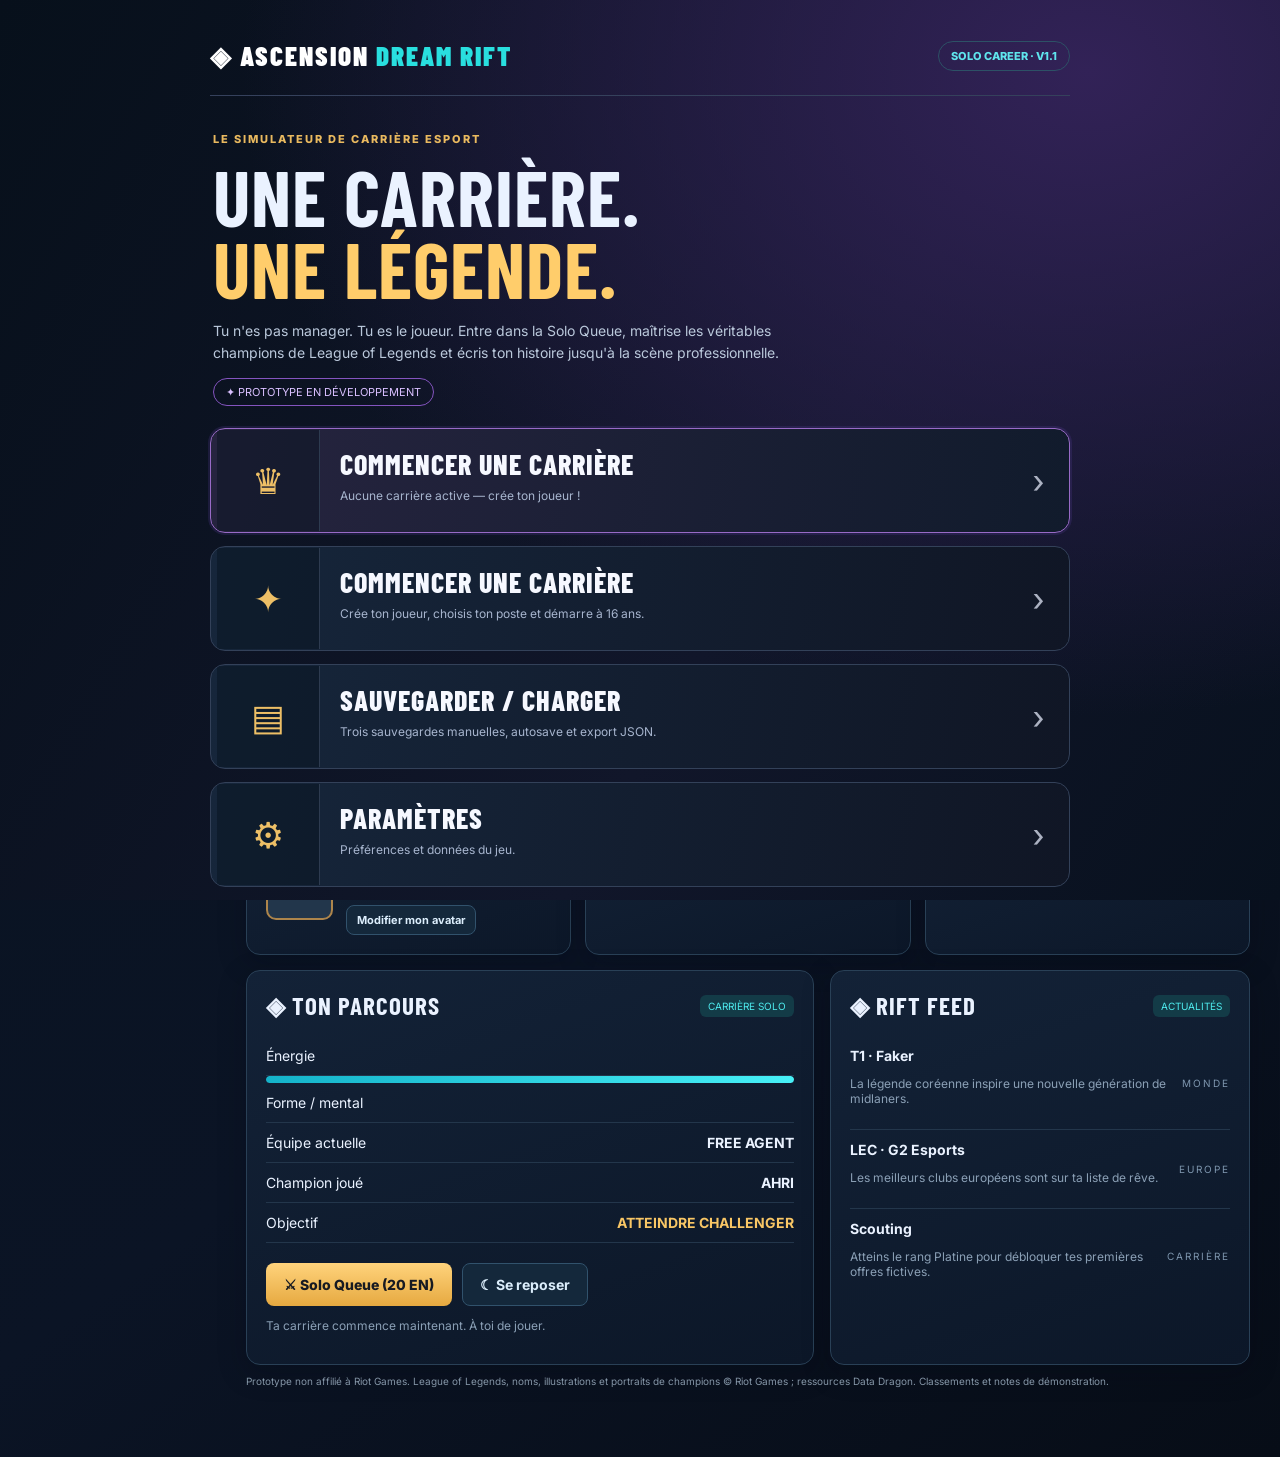
<file: v4-8-test.html>
<!doctype html><html lang="fr"><head><meta charset="UTF-8"><meta name="viewport" content="width=device-width, initial-scale=1"><title>Ascension Dream Rift — V4.8 · Maîtrise des champions</title><style>
@import url('https://fonts.googleapis.com/css2?family=Barlow+Condensed:wght@500;600;700;800;900&family=Inter:wght@400;500;600;700;800&display=swap');
:root{font-family:Inter,Arial,sans-serif;color:#eaf2ff;background:#080f1b;font-size:14px}*{box-sizing:border-box}body{margin:0;background:linear-gradient(145deg,#081320,#0b1425 58%,#070d17);min-height:100vh}button,input,select{font:inherit}button{cursor:pointer}button:disabled{opacity:.5;cursor:not-allowed} .app{display:flex;min-height:100vh}.sidebar{width:216px;min-width:216px;border-right:1px solid #223247;background:#091521;padding:27px 16px;position:sticky;top:0;height:100vh}.brand{font:900 27px 'Barlow Condensed',sans-serif;letter-spacing:2px;color:white}.brand em{font-style:normal;color:#29dfdf}.small{font-size:10px;letter-spacing:2px;color:#7d95ad;text-transform:uppercase}.sidelink{border:1px solid transparent;background:none;width:100%;text-align:left;color:#8ea2b9;padding:13px;border-radius:9px;margin:4px 0}.sidelink:hover,.sidelink.active{background:#12263a;border-color:#28506c;color:#ffca65}.main{flex:1;min-width:0;padding:22px 30px 60px;max-width:1600px;margin:auto}.top{display:flex;align-items:center;justify-content:space-between;gap:15px;margin-bottom:22px}.eyebrow{color:#e9b95f;letter-spacing:2px;font-size:11px;font-weight:800;text-transform:uppercase}h1,h2,h3{font-family:'Barlow Condensed',sans-serif;letter-spacing:1px;margin:0}h1{font-size:35px;text-transform:uppercase}h2{font-size:25px}h3{font-size:19px}.muted{color:#8ba0b6}.pill{display:inline-block;border:1px solid #2d5166;border-radius:30px;color:#5fe5ed;padding:7px 12px;font-size:11px;font-weight:800}.card{background:linear-gradient(160deg,#132237,#0c1728);border:1px solid #294056;border-radius:14px;padding:19px;box-shadow:0 8px 28px #02081340}.hero{min-height:345px;border:1px solid #34506b;border-radius:17px;overflow:hidden;position:relative;background:linear-gradient(90deg,#0a1525 0%,#0c1829 42%,#101d34a0 76%),url('https://images.unsplash.com/photo-1542751371-adc38448a05e?w=1400&q=80') center/cover;display:flex;align-items:center;padding:35px;margin-bottom:17px}.hero:after{content:'';position:absolute;inset:0;background:linear-gradient(90deg,#081321f0,#08132199 65%,transparent);pointer-events:none}.hero-inner{position:relative;z-index:1;max-width:550px}.hero h2{font-size:59px;line-height:.94;margin:12px 0}.hero h2 span{color:#fac45d}.hero p{line-height:1.7;color:#b7c9dd;max-width:480px}.gold{background:linear-gradient(#ffd37c,#e6a940);color:#171a22;font-weight:800;border:none;border-radius:8px;padding:13px 18px}.ghost{background:#14283b;color:#dceefc;border:1px solid #31526c;border-radius:8px;padding:12px 17px;font-weight:700}.actions{display:flex;gap:10px;flex-wrap:wrap;margin-top:20px}.stats{display:grid;grid-template-columns:repeat(4,1fr);gap:12px;margin:15px 0}.num{font-size:27px;font-weight:800;color:#fff;margin-top:7px}.cyan{color:#36dfeb}.goldtext{color:#f8c665}.grid{display:grid;grid-template-columns:1.35fr 1fr;gap:16px}.sectiontitle{display:flex;justify-content:space-between;align-items:center;margin-bottom:15px}.bar{height:7px;border-radius:50px;background:#25344a;overflow:hidden}.fill{height:100%;background:linear-gradient(90deg,#14b3ca,#47f0f7);border-radius:40px}.goldfill{background:linear-gradient(90deg,#d39134,#ffd177)}.line{padding:11px 0;border-bottom:1px solid #23364b;display:flex;justify-content:space-between;gap:12px;align-items:center}.line:last-child{border-bottom:0}.tag{font-size:10px;background:#133b47;color:#4eebee;padding:5px 8px;border-radius:6px}.note{font-size:12px;color:#8ba0b6}.tabs{display:flex;flex-wrap:wrap;gap:8px;margin:12px 0 18px}.tabs button{background:#15273b;border:1px solid #2d4054;border-radius:8px;color:#b6c6d9;padding:9px 14px}.tabs button.active{background:#ffd06b;color:#18202c;border-color:#ffd06b}.training{display:grid;grid-template-columns:repeat(3,minmax(0,1fr));gap:13px}.traincard{padding:17px}.traincard h3{margin:10px 0}.traincard p{font-size:12px;min-height:36px;color:#94acc1}.rankrow{display:grid;grid-template-columns:35px 1fr 100px 75px;align-items:center;gap:10px;padding:13px;border-bottom:1px solid #23374c}.rankrow.me{background:#1b3b48}.rankrow strong{color:#ffd16b}.tabcontent{display:none}.tabcontent.active{display:block}.player{display:flex;gap:13px;align-items:center}.portrait{width:56px;height:60px;object-fit:cover;border-radius:8px;border:1px solid #416079}.search{padding:11px 13px;border:1px solid #2c4861;background:#0a1523;border-radius:8px;color:white;min-width:180px}.select{padding:11px;border:1px solid #2c4861;background:#0a1523;border-radius:8px;color:white}.modal{position:fixed;inset:0;background:#02060be8;z-index:50;display:flex;align-items:center;justify-content:center;padding:20px}.modal .card{width:100%;max-width:450px}.formfield{display:block;width:100%;margin:9px 0 14px;padding:12px;background:#0a1423;color:#fff;border:1px solid #385168;border-radius:8px}.bottomnav{display:none}.toast{position:fixed;bottom:25px;right:25px;padding:14px 20px;border-radius:9px;background:#164856;border:1px solid #3ab5bb;color:white;z-index:90;display:none}.photo-credit{font-size:10px;color:#8495a6;margin-top:10px}
@media(max-width:900px){.sidebar{display:none}.main{padding:15px 14px 90px}.hero{padding:25px;min-height:320px}.hero h2{font-size:45px}.stats{grid-template-columns:repeat(2,1fr)}.grid{grid-template-columns:1fr}.training{grid-template-columns:repeat(2,minmax(0,1fr))}.bottomnav{display:flex;position:fixed;bottom:0;left:0;right:0;background:#0b1829;border-top:1px solid #2d465d;z-index:20;justify-content:space-around;padding:9px 2px env(safe-area-inset-bottom)}.bottomnav button{border:0;background:none;color:#a0b3c9;font-size:10px;padding:7px}.bottomnav button.active{color:#ffcb62}.top h1{font-size:27px}}@media(max-width:420px){.training{grid-template-columns:1fr}.hero h2{font-size:39px}.rankrow{grid-template-columns:22px 1fr 62px 45px;font-size:11px}.stats{gap:8px}.card{padding:14px}}
.landing{position:fixed;inset:0;overflow:auto;z-index:40;background:radial-gradient(ellipse at 85% 8%,#322257 0%,transparent 55%),linear-gradient(120deg,#07101b,#11162a 60%,#08111e);padding:25px 16px 45px}.landing-body{max-width:860px;margin:auto}.landing-top{display:flex;justify-content:space-between;align-items:center;padding:14px 0 23px;border-bottom:1px solid #35415c;gap:8px}.landing-intro{padding:36px 3px 22px}.landing-intro h2{font-size:clamp(43px,7vw,78px);line-height:.92;margin:15px 0}.landing-intro h2 span{color:#ffcd6b}.landing-intro p{color:#bac8db;max-width:570px;line-height:1.6}.landing-menu{display:grid;gap:13px}.landing-choice{display:flex;align-items:stretch;min-height:105px;text-align:left;width:100%;border-radius:15px;border:1px solid #334159;background:linear-gradient(100deg,#16263b,#101625);color:#f6f8ff;overflow:hidden;transition:border-color .2s}.landing-choice:hover{border-color:#f5c56c}.landing-choice.featured{border-color:#986ac6;background:linear-gradient(100deg,#26243f,#111b2c);box-shadow:0 0 0 2px #6b47b72e}.choice-icon{min-width:103px;background:#06111d71;border-right:1px solid #2d3b50;display:grid;place-items:center;color:#edbf66;font-size:36px}.choice-txt{padding:17px 20px;flex:1;min-width:0}.choice-txt b{display:block;font:800 28px 'Barlow Condensed';letter-spacing:1px}.choice-txt span{display:block;color:#a7b5ce;font-size:12px;margin-top:7px}.choice-arrow{font-size:34px;color:#acb2c2;margin:auto 19px}.landing-foot{text-align:center;color:#74859b;font-size:10px;margin:26px auto}.modal-close{float:right;color:#abc5d7;border:0;background:transparent;font-size:27px}.slot{display:flex;flex-wrap:wrap;gap:9px;align-items:center;justify-content:space-between;background:#0b1b2f;border:1px solid #304962;border-radius:10px;padding:13px;margin:9px 0}.slot-actions{display:flex;gap:6px}.slot-actions button{padding:8px}.save-help{color:#a7bad0;font-size:12px;line-height:1.65}.champ-grid{display:grid;grid-template-columns:repeat(auto-fill,minmax(115px,1fr));gap:10px}.champ-option{background:#0a1929;border:1px solid #2b4056;border-radius:11px;padding:10px 7px;display:flex;flex-direction:column;align-items:center;gap:7px;color:white}.champ-option.selected{border:2px solid #faca65;background:#29283e}.champ-option img{width:82px;height:82px;border-radius:9px;object-fit:cover;background:#22344b}.champ-banner{border-radius:12px;min-height:165px;padding:15px;display:flex;align-items:flex-end;background:linear-gradient(90deg,#071321 10%,#142238a0),var(--champ-splash,none) center 30%/cover;border:1px solid #3d536b;margin:15px 0}.champ-banner strong{font:800 34px 'Barlow Condensed'}.tag-purple{display:inline-block;border:1px solid #8454bf;color:#d9c0ff;border-radius:25px;padding:6px 12px;font-size:11px}@media(max-width:600px){.landing{padding:10px 13px 34px}.landing-choice{min-height:86px}.choice-icon{min-width:68px;font-size:27px}.choice-txt{padding:12px 9px}.choice-txt b{font-size:22px}.choice-txt span{font-size:11px}.choice-arrow{margin:auto 9px}.champ-grid{grid-template-columns:repeat(3,minmax(0,1fr));gap:7px}.champ-option img{width:100%;height:auto;aspect-ratio:1}}
/* V1.2 - photorealistic avatar selection and real LoL rank crests */
.creation-overlay{z-index:64;align-items:center}.creation-card{width:min(860px,100%)!important;max-width:860px!important;max-height:93dvh;overflow:auto;padding:27px!important;border:1px solid #536785;background:linear-gradient(145deg,#12263c,#0c1626);box-shadow:0 25px 95px #010710bf}
.creation-card h1{font-size:clamp(33px,5vw,51px);margin:8px 0}.creator-lead{max-width:600px;line-height:1.6}.creator-columns{display:grid;grid-template-columns:.83fr 1.4fr;gap:25px;margin-top:21px}.creator-profile{text-align:center;background:linear-gradient(160deg,#152d47,#0a1425);border:1px solid #314b66;border-radius:15px;padding:19px;align-self:start;position:sticky;top:0}.creator-portrait{position:relative;aspect-ratio:4/5;max-height:300px;overflow:hidden;border-radius:13px;border:2px solid #be965b;background:#102238;margin:auto}.creator-portrait:after{content:'';position:absolute;inset:55% 0 0;background:linear-gradient(transparent,#101f31b8);pointer-events:none}.creator-portrait img{width:100%;height:100%;object-fit:cover;object-position:center 34%}.creator-profile h2{font-size:36px;margin-top:6px;overflow-wrap:anywhere}.creator-meta{display:flex;flex-wrap:wrap;gap:6px;justify-content:center;margin:9px 0}.creator-meta span{font-size:10px;border:1px solid #3c5873;border-radius:6px;padding:5px 7px;color:#c7daed}.creator-label{letter-spacing:2px;color:#f5c56c;font-size:11px;font-weight:800;margin:0 0 11px}.creator-field-label{color:#b9c7d8;font-weight:700;font-size:12px}.creator-fields .formfield{margin:7px 0 0}.gender-buttons{display:grid;grid-template-columns:1fr 1fr;gap:9px}.gender-buttons button{border:1px solid #34506a;background:#0a1627;border-radius:9px;color:#c0d1e4;padding:11px;font-weight:800}.gender-buttons button.selected{background:#44381f;color:#ffd078;border-color:#f3ba58}.avatar-choices{display:grid;grid-template-columns:repeat(6,minmax(0,1fr));gap:8px}.avatar-choice{display:block;position:relative;aspect-ratio:1;border:2px solid #34485e;border-radius:10px;overflow:hidden;background:#12233a;padding:0}.avatar-choice.selected{border-color:#ffcd6a;box-shadow:0 0 0 2px #e5a94648}.avatar-choice img{display:block;width:100%;height:100%;object-fit:cover}.avatar-choice.selected:after{content:'✓';position:absolute;right:3px;bottom:3px;background:#ffc665;color:#172032;font-size:11px;font-weight:900;border-radius:30px;width:18px;height:18px;display:grid;place-items:center}.creator-random{margin-top:9px;padding:9px 12px;font-size:12px}.create-submit{width:100%;margin-top:20px;padding:16px;letter-spacing:1px}.dashboard-avatar{width:67px;height:75px;object-fit:cover;border:2px solid #ad854b;border-radius:10px;background:#22364b}.player-stat-card,.rank-stat-card{display:flex;align-items:center;gap:13px}.mini-rank-crest{height:84px;width:75px;object-fit:contain;filter:drop-shadow(0 2px 8px #0008)}.rank-stat-card .num{font-size:23px}.promotion-modal{position:fixed;inset:0;z-index:110;display:flex;justify-content:center;align-items:center;overflow:auto;padding:20px;background:radial-gradient(ellipse at center,#1c365ad9,#050c19f8 70%);backdrop-filter:blur(9px)}.promotion-inner{position:relative;text-align:center;z-index:1;width:min(650px,100%);padding:23px 16px 34px;border:1px solid #ca9b51;border-radius:20px;background:linear-gradient(155deg,#172b45ec,#091322ef);box-shadow:0 0 65px #edc15d25,0 25px 100px #000b}.promotion-kicker{font-size:14px;color:#ffcc70}.promotion-title{font:900 clamp(39px,8vw,72px)/1.04 'Barlow Condensed',sans-serif;letter-spacing:3px;color:#ffda82;text-shadow:0 0 28px #d7a35188;margin:8px 0 16px}.promotion-crests{display:flex;align-items:center;justify-content:center;gap:7px;padding:4px 0 19px}.promotion-crests>div{position:relative;display:flex;flex-direction:column;align-items:center;gap:10px;min-width:0}.promotion-crests img{height:clamp(118px,28vw,202px);width:clamp(113px,26vw,200px);object-fit:contain;position:relative;z-index:2;filter:drop-shadow(0 10px 19px #0009)}.promotion-rank-old{opacity:.48;animation:oldRankSlide 1s both}.promotion-rank-new{animation:rankReveal 1.25s cubic-bezier(.14,.86,.31,1.3) both}.promotion-rank-new img{filter:drop-shadow(0 0 30px #fad176a8)}.promotion-crests span{font:800 clamp(17px,4vw,27px) 'Barlow Condensed',sans-serif;letter-spacing:2px;color:#fff}.promotion-divider{font-size:32px;color:#ffce70;align-self:center;animation:rankFlash 1.5s infinite alternate}.promotion-glow{position:absolute;inset:12% 0 20%;border-radius:100%;background:#ffd06c65;filter:blur(50px);animation:rankFlash 1s infinite alternate}.promotion-aurora{pointer-events:none;position:absolute;inset:0;background:radial-gradient(circle at 50% 43%,#eeb64b36,transparent 38%);animation:rankFlash 1.6s infinite alternate}.promotion-caption{color:#bbcee6;letter-spacing:2px;font-size:12px;font-weight:800;margin-bottom:21px}.promotion-inner .gold{font-size:13px;letter-spacing:1px;padding:15px 22px}@keyframes rankReveal{from{transform:scale(.35) translateY(42px) rotate(-13deg);opacity:0;filter:brightness(3)}60%{opacity:1}to{transform:scale(1) translateY(0) rotate(0);opacity:1;filter:brightness(1)}}@keyframes oldRankSlide{from{transform:translateX(40px) scale(1.1);opacity:1}to{transform:translateX(0) scale(.84);opacity:.48}}@keyframes rankFlash{from{opacity:.45}to{opacity:1}}@media(max-width:740px){.creation-overlay{padding:8px}.creation-card{padding:17px!important;max-height:96dvh}.creator-columns{grid-template-columns:1fr;gap:15px}.creator-profile{display:grid;grid-template-columns:100px 1fr;align-items:center;gap:3px 13px;text-align:left;position:static;padding:11px}.creator-portrait{grid-row:span 4;width:100px;height:126px;margin:0}.creator-profile .eyebrow{font-size:10px}.creator-profile h2{font-size:29px}.creator-profile .note{font-size:10px;line-height:1.35}.creator-meta{justify-content:start}.avatar-choices{gap:7px}.player-stat-card,.rank-stat-card{gap:9px}.dashboard-avatar{width:55px;height:66px}.mini-rank-crest{width:58px;height:69px}.rank-stat-card .num,.player-stat-card .num{font-size:19px}}@media(prefers-reduced-motion:reduce){.promotion-modal *{animation:none!important}}
.choice-icon.has-photo{background-position:center;background-size:cover;background-repeat:no-repeat}.save-slot-player{display:flex;align-items:center;gap:11px}.save-slot-avatar{width:44px;height:51px;object-fit:cover;border-radius:8px;border:1px solid #f8ca77}.save-slot-player .note{margin:6px 0 0}
/* V2 TEST — pro roster portrait treatments and prominent SoloQ rank */
.avatar-choice{aspect-ratio:3/4;border-radius:12px;isolation:isolate;background:radial-gradient(circle at 50% 20%,#385678,#090f1a 78%)}
.avatar-choice img{object-position:center 13%;filter:contrast(1.07) saturate(.87)}
.avatar-choice:before,.creator-portrait:after{content:"";position:absolute;z-index:2;left:-5%;right:-5%;bottom:-2%;height:39%;pointer-events:none;background:linear-gradient(100deg,transparent 9%,#224268 11%,#071425 29%,#0c2748 50%,#06101e 74%,#224268 89%,transparent 91%);clip-path:polygon(9% 27%,30% 7%,40% 0,50% 17%,60% 0,70% 7%,91% 27%,100% 100%,0 100%);border-bottom:3px solid #e7b75b}
.avatar-choice:before{height:36%}
.creator-portrait{position:relative;overflow:hidden;isolation:isolate}
.creator-portrait:after{height:34%}
.avatar-choice.selected{box-shadow:0 0 0 2px #e5a94670,0 0 21px #e6b75839}
.avatar-choice:hover{transform:translateY(-3px);border-color:#eac36c}
.rank-stat-card{min-height:178px;position:relative;overflow:hidden;gap:20px;border-color:#9a7440;background:radial-gradient(ellipse at 10% 35%,#644a2a66,transparent 55%),linear-gradient(160deg,#18273e,#0c1728)}
.rank-stat-card:after{content:"";position:absolute;inset:0;pointer-events:none;border-radius:14px;box-shadow:inset 0 0 28px #c49e2b1a}
.rank-stat-card .mini-rank-crest{height:clamp(125px,12vw,174px);width:clamp(112px,11vw,150px);flex-shrink:0;filter:drop-shadow(0 0 15px #d4a55662)}
.rank-stat-card .num{font-size:clamp(26px,3vw,39px);line-height:1.12;white-space:nowrap}
.rank-stat-card .small{letter-spacing:2px;font-weight:800;color:#f7d28b}
.rank-stat-card .note{font-weight:800;font-size:16px;color:#f2e3c4}
.promotion-modal{background:radial-gradient(ellipse at center,#203453ef,#030916fa 73%)}
.promotion-inner{width:min(790px,100%);border:2px solid #e3b66c;box-shadow:0 0 120px #d9a65436,0 35px 110px #000e;animation:v2Entrance .8s cubic-bezier(.17,.67,.29,1.18) both}
.promotion-rank-new img{animation:v2Crest 1.5s ease-out both;filter:drop-shadow(0 0 30px #ffd472c9)}
.promotion-rank-new{animation:rankReveal 1.25s cubic-bezier(.14,.86,.31,1.3) both}
.promotion-inner:after{content:"✦       ✦      ✧        ✦       ✧      ✦";position:absolute;left:0;right:0;top:30%;font-size:30px;letter-spacing:28px;color:#ffd88499;pointer-events:none;animation:v2Sparks 2.5s ease-out both}
@keyframes v2Entrance{from{transform:scale(.7) translateY(45px);opacity:0;filter:blur(10px)}to{transform:scale(1) translateY(0);opacity:1;filter:blur(0)}}
@keyframes v2Crest{0%{transform:scale(.2) rotate(-18deg);opacity:0}45%{transform:scale(1.25) rotate(4deg);opacity:1}70%{transform:scale(.94)}100%{transform:scale(1)}}
@keyframes v2Sparks{0%{opacity:0;transform:scale(.4) translateY(40px)}35%{opacity:1}100%{opacity:0;transform:scale(1.8) translateY(-65px)}}
@media(max-width:800px){.rank-stat-card{min-height:142px}.rank-stat-card .mini-rank-crest{width:95px;height:112px}.rank-stat-card .num{font-size:25px}.promotion-inner:after{letter-spacing:7px;font-size:16px}}
@media(prefers-reduced-motion:reduce){.promotion-inner,.promotion-inner:after,.promotion-rank-new img{animation:none!important}}

/* V3 fixes */
.avatar-choice:before,.creator-portrait:after{display:none!important}
.avatar-choice{aspect-ratio:3/4}
.avatar-choice img,.creator-portrait img{object-fit:cover;object-position:center center}
.rank-stat-card{min-width:0;min-height:160px;gap:10px;padding:15px}
.rank-stat-card>div{min-width:0;flex:1}
.rank-stat-card .mini-rank-crest{flex:0 0 100px;width:100px;height:115px;object-fit:contain}
.rank-stat-card .num{font-size:clamp(20px,2vw,30px);white-space:normal;overflow-wrap:normal;line-height:1.05}
.rank-stat-card .small{font-size:10px}
.rank-stat-card .note{font-size:14px}
.practice-layout{display:grid;grid-template-columns:minmax(0,1.7fr) minmax(310px,.9fr);gap:16px;align-items:start}
.practice-layout .training{display:grid;grid-template-columns:repeat(2,minmax(0,1fr));gap:12px}
.live-attributes{position:sticky;top:16px}
.skill-row{padding:8px 9px;border-radius:8px;transition:background .3s}
.skill-row.gain{animation:statRise 1.5s ease-out}
#training-feedback{min-height:24px;margin-top:12px;color:#fbd480;font-weight:900;font-size:17px}
#training-feedback.pop{animation:statRise 1.2s ease-out}
@keyframes statRise{0%{background:#d5a43b70;box-shadow:0 0 20px #f3ce6380;transform:scale(1.03)}100%{background:transparent;box-shadow:none;transform:scale(1)}}
@media(max-width:1100px){.practice-layout{grid-template-columns:1fr}.live-attributes{position:static}.rank-stat-card .mini-rank-crest{flex-basis:76px;width:76px;height:94px}}
@media(max-width:650px){.practice-layout .training{grid-template-columns:1fr}.rank-stat-card .num{font-size:22px}}
/* V4 official LoL crest image sizing */
.rank-stat-card .mini-rank-crest{object-fit:contain;object-position:center;filter:drop-shadow(0 0 11px #d4a55670)}
.promotion-crests img{object-fit:contain;object-position:center}

/* V4.1 — official ranked crest is the visual focal point; text stays proportionate */
.stats{display:grid;grid-template-columns:repeat(5,minmax(0,1fr));align-items:stretch}
.stats>.card{min-width:0}
.stats>.rank-stat-card{grid-column:span 2;display:flex;align-items:center;justify-content:center;gap:18px;padding:14px 20px;min-height:190px}
.stats>.rank-stat-card .mini-rank-crest{display:block;flex:0 0 175px!important;width:175px!important;height:175px!important;max-width:48%;object-fit:contain;filter:drop-shadow(0 0 15px #d5a85965)}
.stats>.rank-stat-card>div{flex:1;min-width:0}
.stats>.rank-stat-card #n-rank{font-family:'Barlow Condensed',sans-serif;font-weight:900;font-size:clamp(25px,2.6vw,39px)!important;letter-spacing:.6px;line-height:1.08;overflow-wrap:normal;word-break:normal}
.stats>.rank-stat-card #n-lp{margin-top:8px;font-size:18px}
.stats>.rank-stat-card .small{font-size:11px;letter-spacing:1.4px}
@media(max-width:1200px){.stats{grid-template-columns:repeat(2,minmax(0,1fr))}.stats>.rank-stat-card{grid-column:span 2}.stats>.rank-stat-card .mini-rank-crest{flex-basis:175px!important;width:175px!important;height:175px!important}}
@media(max-width:550px){.stats>.rank-stat-card{padding:12px;gap:8px;min-height:155px}.stats>.rank-stat-card .mini-rank-crest{flex-basis:125px!important;width:125px!important;height:140px!important;max-width:45%}.stats>.rank-stat-card #n-rank{font-size:clamp(22px,6vw,31px)!important}.stats>.rank-stat-card #n-lp{font-size:15px}}
/* V4.1 rank emblem and rank title in distinct independent panels */
.stats>.rank-stat-card{gap:12px!important;min-height:190px;justify-content:stretch!important}
.rank-emblem-panel{min-width:0!important;flex:0 0 46%!important;height:175px;display:flex;align-items:center;justify-content:center;border-radius:12px;background:radial-gradient(ellipse at center,#b8894930,#0917276b 70%);border:1px solid #b58c4838}
.rank-name-panel{min-width:0!important;flex:1!important;display:flex;flex-direction:column;justify-content:center;align-items:flex-start;padding:10px 2px}
.stats>.rank-stat-card .rank-emblem-panel .mini-rank-crest{max-width:none!important;width:175px!important;height:175px!important;flex:none!important}
.stats>.rank-stat-card .rank-name-panel #n-rank{font-size:clamp(24px,2.5vw,38px)!important;line-height:1.07;word-break:normal}
@media(max-width:550px){.rank-emblem-panel{height:130px;flex-basis:44%!important}.stats>.rank-stat-card .rank-emblem-panel .mini-rank-crest{width:130px!important;height:130px!important}.stats>.rank-stat-card .rank-name-panel #n-rank{font-size:clamp(22px,5.4vw,28px)!important}}

/* V4.2 — a spectacular ranked showcase, readable fixed-size rank name */
.stats{grid-template-columns:repeat(3,minmax(0,1fr))!important;gap:14px}
.stats>.rank-stat-card{grid-column:1/-1!important;grid-row:1;display:flex!important;align-items:center;justify-content:center!important;gap:32px!important;min-height:310px!important;padding:20px 40px!important;isolation:isolate;overflow:hidden;background:radial-gradient(ellipse at 30% 44%,#9e6c3540,transparent 51%),linear-gradient(120deg,#162943,#0b1424 80%);border:1px solid #ad874a;box-shadow:0 0 32px #ad873629,inset 0 0 34px #c09b2316}
.stats>.rank-stat-card:before{content:"";position:absolute;inset:-45%;z-index:-1;background:conic-gradient(from 0deg,transparent 20%,#ffd16a1d 27%,transparent 36%,transparent 67%,#fff2ae13 75%,transparent 82%);animation:rankAura 17s linear infinite}
.stats>.rank-stat-card .rank-emblem-panel{height:280px!important;flex:0 0 330px!important;max-width:48%;position:relative;background:radial-gradient(circle,#e5bd4c30,transparent 67%)!important;border:none!important;overflow:visible;filter:drop-shadow(0 0 28px #edbd4860)}
.stats>.rank-stat-card .rank-emblem-panel:after{content:"";position:absolute;inset:12%;border:1px solid #ebc9785c;border-radius:50%;box-shadow:0 0 45px #c9943955,inset 0 0 50px #b888302c;z-index:-1}
.stats>.rank-stat-card .rank-emblem-panel .mini-rank-crest{width:310px!important;height:310px!important;max-width:100%!important;flex:none!important;filter:drop-shadow(0 0 27px #efc97491);animation:rankFloat 4s ease-in-out infinite}
.stats>.rank-stat-card .rank-name-panel{flex:1!important;align-items:flex-start;max-width:390px;gap:8px}
.stats>.rank-stat-card .rank-name-panel #n-rank{font-size:32px!important;line-height:1.13!important;letter-spacing:1px}
.stats>.rank-stat-card .rank-name-panel #n-lp{font-size:20px!important;margin:0}
.stats>.rank-stat-card .rank-name-panel .small{font-size:12px!important;color:#edca88}
@keyframes rankFloat{0%,100%{transform:translateY(0) scale(1)}50%{transform:translateY(-9px) scale(1.025)}}
@keyframes rankAura{to{transform:rotate(360deg)}}
@media(max-width:900px){.stats{grid-template-columns:repeat(2,minmax(0,1fr))!important}.stats>.rank-stat-card{padding:16px!important;gap:8px!important;min-height:250px!important}.stats>.rank-stat-card .rank-emblem-panel{flex-basis:240px!important;height:240px!important}.stats>.rank-stat-card .rank-emblem-panel .mini-rank-crest{width:250px!important;height:250px!important}}
@media(max-width:560px){.stats>.rank-stat-card{min-height:220px!important;padding:12px!important}.stats>.rank-stat-card .rank-emblem-panel{flex-basis:52%!important;max-width:52%;height:200px!important}.stats>.rank-stat-card .rank-emblem-panel .mini-rank-crest{width:205px!important;height:205px!important}.stats>.rank-stat-card .rank-name-panel #n-rank{font-size:27px!important}.stats>.rank-stat-card .rank-name-panel #n-lp{font-size:17px!important}}
@media(prefers-reduced-motion:reduce){.stats>.rank-stat-card:before,.stats>.rank-stat-card .mini-rank-crest{animation:none!important}}

/* Split 3 2026 Riot regional rankings — mobile first */
.standings-intro{margin:0 0 17px;font-size:13px;line-height:1.6;max-width:780px}
.region-tabs{display:flex;flex-wrap:wrap;gap:8px!important;margin:14px 0 18px}
.region-tabs button{flex:0 0 auto!important;white-space:nowrap;padding:12px 18px;border-radius:9px;font-size:13px;letter-spacing:.8px}
.standings-card{padding:22px;overflow:hidden}
.standings-heading{display:flex;justify-content:space-between;align-items:center;gap:16px;margin-bottom:16px;flex-wrap:wrap}
.standings-heading h2{font-size:34px;color:#fbd184}
.standings-heading p{margin:5px 0 0}
.standings-source{border:1px solid #b6945273;color:#ffd37f;text-decoration:none;letter-spacing:1px;font-size:11px;font-weight:900;padding:11px 14px;border-radius:8px;white-space:nowrap}
.standings-source:hover{background:#dca95724}
.ranking-group{border:1px solid #2a4155;border-radius:12px;overflow:hidden;margin:17px 0 22px}
.ranking-group-title{display:flex;justify-content:space-between;align-items:center;gap:12px;padding:15px;background:linear-gradient(90deg,#1f374a,#152537);color:#ffd184;font-weight:900;letter-spacing:.8px;font-size:14px}
.rank-table-header,.rank-table-row{display:grid;grid-template-columns:40px minmax(0,1fr) 40px 40px 74px;align-items:center;gap:12px;padding:10px 15px}
.rank-table-header{background:#091524;color:#83a2b7;font-size:10px;font-weight:900;letter-spacing:1.2px}
.rank-table-row{min-height:58px;border-top:1px solid #25364a;background:#0c192a;transition:background .2s}
.rank-table-row:nth-child(odd){background:#101d2f}
.rank-table-row:hover{background:#19314b}
.rank-table-row.rank-first{background:linear-gradient(90deg,#7e5e223d,#17283b)}
.rank-position{font:900 20px 'Barlow Condensed',sans-serif;color:#b9d0e5}
.rank-first .rank-position{color:#ffd475}
.rank-team{display:flex;align-items:center;gap:11px;min-width:0}
.rank-team b{font-size:13px;overflow-wrap:anywhere}
.team-initials{display:grid;place-items:center;flex:0 0 45px;min-height:32px;border-radius:7px;background:linear-gradient(150deg,#254260,#152438);border:1px solid #315471;color:#f9d28e;font:800 11px 'Barlow Condensed',sans-serif;letter-spacing:.3px}
.rank-win,.rank-loss,.rank-winrate{font-weight:800;font-size:12px;white-space:nowrap;text-align:center}
.rank-win{color:#56dbac}
.rank-loss{color:#ef8d9d}
.rank-winrate{color:#e2eafa}
.standings-footer{font-size:11px;line-height:1.6;margin:0}
@media(max-width:600px){
.standings-card{padding:12px}
.region-tabs{gap:6px!important}
.region-tabs button{padding:10px 11px;font-size:12px}
.standings-heading h2{font-size:28px}
.rank-table-header,.rank-table-row{grid-template-columns:24px minmax(0,1fr) 23px 23px 51px;gap:5px;padding:9px 6px}
.rank-team{gap:6px}
.team-initials{flex-basis:32px;min-height:26px;font-size:9px}
.rank-team b{font-size:11px}
.rank-position{font-size:16px}
.rank-win,.rank-loss,.rank-winrate{font-size:10px}
.rank-table-header{font-size:9px;letter-spacing:0}
}

/* V4.4 in-training ranked progression */
.training-sidebar{display:flex;flex-direction:column;gap:14px;min-width:0}
.training-sidebar .live-attributes{position:static!important}
.rank-live-card{display:flex;flex-direction:column;align-items:center;text-align:center;border-color:#bc9259;background:radial-gradient(ellipse at 50% 28%,#76552d3d,transparent 67%),linear-gradient(155deg,#15243a,#0b1526);box-shadow:0 0 35px #dca64220,inset 0 0 25px #dab6670e;padding:20px 16px}
.practice-rank-icon{display:block;width:min(240px,90%);height:215px;object-fit:contain;filter:drop-shadow(0 0 23px #e4a64c66);animation:rankFloat 4s ease-in-out infinite}
.rank-live-card h2{font-size:34px;color:#ffca70;margin:-10px 0 12px}
.practice-lp-numbers{display:flex;justify-content:space-between;align-items:baseline;gap:12px;width:100%;font-size:12px;color:#a8bdd4}
.practice-lp-numbers strong{font-size:22px;color:#fff}
.practice-lp-track{width:100%;height:11px;margin:11px 0 8px}
.practice-lp-track .fill{transition:width .9s cubic-bezier(.2,.8,.2,1)}
.practice-lp-result{padding:13px;margin:8px 0;font-size:15px;font-weight:900;color:#d6e4f5;border-radius:8px;min-height:45px;width:100%}
.practice-lp-result.lp-positive{color:#64e8ba;background:#3cdfa013}
.practice-lp-result.lp-negative{color:#ff899a;background:#f8748620}
.practice-lp-result.lp-pop{animation:lpPop 1s ease-out}
.practice-next-rank{font-size:12px;letter-spacing:1px;color:#f3c274;margin:4px 0 14px;font-weight:800}
.rank-live-card button{width:100%;font-size:12px}
@keyframes lpPop{0%{transform:scale(1.13);text-shadow:0 0 25px currentColor}100%{transform:scale(1);text-shadow:none}}
/* Cinematic ranked promotion */
.promotion-modal{background:radial-gradient(circle at 50% 48%,#93622e70,#07101bea 64%,#020713f8)!important}
.promotion-inner{border:2px solid #f5c46e!important;box-shadow:0 0 95px #ffcd6150,0 25px 110px #000d!important}
.promotion-title{animation:promotionPulse 1.8s ease-in-out infinite alternate}
.promotion-rank-new img{animation:promotionCrest 1.8s cubic-bezier(.16,1,.3,1) both!important;filter:drop-shadow(0 0 36px #ffcf75e0)!important}
.promotion-aurora{background:radial-gradient(ellipse at center,#f5c05a45,transparent 55%)!important}
@keyframes promotionPulse{from{text-shadow:0 0 14px #ffba6090;letter-spacing:3px}to{text-shadow:0 0 45px #fff3aab3;letter-spacing:5px}}
@keyframes promotionCrest{0%{opacity:0;transform:scale(.1) rotate(-18deg);filter:brightness(5)}55%{opacity:1;transform:scale(1.25) rotate(3deg)}78%{transform:scale(.92)}100%{transform:scale(1)}}
@media(prefers-reduced-motion:reduce){.practice-rank-icon,.promotion-title,.promotion-rank-new img{animation:none!important}}
.tier2-league{border:1px solid #c39350!important;background:#3a2b1c!important;color:#ffe2a0!important}.tier2-league.active{background:linear-gradient(#fcd07a,#dba146)!important;color:#101b2c!important}.region-tabs{row-gap:10px!important}

/* V4.6 realistic avatar photo cards */
.avatar-choices{gap:9px}
.avatar-choice{background:#071325;border:2px solid #58418d;border-radius:12px;transition:transform .2s,box-shadow .2s}
.avatar-choice:before,.creator-portrait:after{display:none!important}
.avatar-choice img,.creator-portrait img{object-fit:cover;object-position:top center}
.avatar-choice img{height:100%;width:100%}
.avatar-choice .avatar-country{position:absolute;left:0;bottom:0;width:100%;font-size:11px;font-weight:900;letter-spacing:.6px;color:#ffe3a9;background:linear-gradient(transparent,#060d1de9 25%);padding:11px 2px 5px;z-index:3;pointer-events:none}
.avatar-choice.selected{border-color:#e7c06c;box-shadow:0 0 0 2px #f0bf6d6a,0 0 22px #7b4eff70}
.avatar-choice:hover{transform:translateY(-3px);border-color:#c89fff}
.creator-portrait{position:relative;background:#08172b}

/* V4.7 — desktop training screen: all six sessions, live rank and 10 attributes
   stay in one viewport. All other pages keep their original layout. */
@media (min-width:1101px) and (min-height:680px){
  body:has(#practice.active #practice-layout:not([style*="display: none"])){overflow:hidden}
  .main:has(#practice.active #practice-layout:not([style*="display: none"])){
    height:100dvh;min-height:0;overflow:hidden;padding:10px 22px 0
  }
  .main:has(#practice.active) .top{margin-bottom:9px}
  .main:has(#practice.active) .top h1{font-size:28px}
  #practice>.sectiontitle{margin-bottom:7px}
  #practice>.sectiontitle h2{font-size:22px}
  #practice>.tabs{margin:6px 0 9px;gap:7px}
  #practice>.tabs button{padding:7px 11px;font-size:12px}
  #practice .practice-layout{
    display:grid;grid-template-columns:minmax(0,1.62fr) minmax(315px,.9fr);
    align-items:stretch;gap:11px;height:calc(100dvh - 210px);min-height:0;
  }
  #practice .practice-layout .training{
    display:grid;grid-template-columns:repeat(2,minmax(0,1fr));
    grid-template-rows:repeat(3,minmax(0,1fr));gap:10px;
    height:100%;min-height:0;align-content:stretch
  }
  #practice .traincard{
    display:flex;flex-direction:column;align-items:flex-start;
    height:100%;min-height:0;overflow:hidden;padding:clamp(9px,1.45vh,15px)
  }
  #practice .traincard>div:first-child{
    font-size:clamp(21px,2.7vh,29px)!important;line-height:1.05
  }
  #practice .traincard h3{font-size:clamp(16px,2.1vh,21px);line-height:1.06;margin:7px 0 5px}
  #practice .traincard p{
    min-height:0;margin:0 0 5px;
    font-size:clamp(10px,1.35vh,12px);line-height:1.32
  }
  #practice .traincard button{
    margin-top:auto;padding:8px 11px;font-size:clamp(10px,1.28vh,12px);
    min-height:31px;max-width:100%
  }
  #practice .training-sidebar{
    display:grid;grid-template-rows:auto minmax(0,1fr);
    height:100%;min-height:0;gap:9px
  }
  #practice .rank-live-card{
    display:grid;grid-template-columns:105px minmax(0,1fr);
    grid-template-rows:auto auto auto auto auto auto auto;
    align-items:center;gap:2px 10px;
    height:clamp(157px,22.5vh,195px);min-height:0;
    padding:8px 12px;text-align:left;overflow:hidden
  }
  #practice .rank-live-card .eyebrow{
    grid-column:1/-1;grid-row:1;font-size:10px;line-height:1.1;letter-spacing:1px
  }
  #practice .rank-live-card .practice-rank-icon{
    grid-column:1;grid-row:2/6;
    width:105px;height:clamp(76px,12vh,108px);max-width:100%;
    justify-self:center;filter:drop-shadow(0 0 10px #d4a44b70)
  }
  #practice .rank-live-card h2{
    grid-column:2;grid-row:2;font-size:clamp(21px,2.9vh,28px);
    line-height:1.05;margin:0;white-space:normal
  }
  #practice .rank-live-card .practice-lp-numbers{
    grid-column:2;grid-row:3;font-size:10px;gap:5px;align-items:center
  }
  #practice .rank-live-card .practice-lp-numbers strong{font-size:16px;flex-shrink:0}
  #practice .rank-live-card .practice-lp-track{
    grid-column:2;grid-row:4;height:7px;margin:2px 0 3px
  }
  #practice .rank-live-card .practice-lp-result{
    grid-column:2;grid-row:5;font-size:11px;line-height:1.16;
    min-height:0;padding:4px 3px;margin:0
  }
  #practice .rank-live-card .practice-next-rank{
    grid-column:1/-1;grid-row:6;text-align:center;font-size:10px;
    line-height:1.1;letter-spacing:.5px;margin:0
  }
  #practice .rank-live-card button{
    grid-column:1/-1;grid-row:7;
    width:100%;font-size:11px;padding:5px 8px;min-height:25px
  }
  #practice .training-sidebar .live-attributes{
    position:static!important;display:flex;flex-direction:column;
    height:100%;min-height:0;overflow:hidden;padding:11px 14px
  }
  #practice .live-attributes h2{font-size:21px;line-height:1.05;flex:0 0 auto}
  #practice .live-attributes>p{
    font-size:11px;line-height:1.2;margin:5px 0 7px;flex:0 0 auto
  }
  #practice .live-attributes .skill-row{
    flex:1 1 0;display:flex;flex-direction:column;justify-content:center;
    min-height:0;margin:0!important;padding:1px 2px
  }
  #practice .live-attributes .skill-row .line{
    font-size:11px;line-height:1.12;padding:2px 0 3px;border:0
  }
  #practice .live-attributes .skill-row .line b{font-size:11px}
  #practice .live-attributes .skill-row .bar{height:5px;flex:0 0 5px}
  #practice #training-feedback{margin:4px 0 0;min-height:17px;font-size:12px;line-height:17px}
  .main:has(#practice.active)>.photo-credit{
    font-size:9px;line-height:1.2;margin:4px 0 0
  }
}
@media (min-width:1101px) and (min-height:680px) and (max-height:770px){
  #practice .practice-layout{height:calc(100dvh - 192px)}
  #practice .training-sidebar{gap:7px}
  #practice .rank-live-card{height:151px;padding:6px 9px;gap:1px 6px}
  #practice .rank-live-card .eyebrow{font-size:9px}
  #practice .rank-live-card button{padding:3px 7px;min-height:23px}
  #practice .live-attributes>p{display:none}
  #practice .training-sidebar .live-attributes{padding:8px 11px}
  #practice .live-attributes .skill-row .line{padding:1px 0 2px}
}
/* On smaller screens and on the champions tab the standard scrollable view is preserved. */

/* V4.8 champion mastery — gameplay-specific progression */
.champ-banner-mastery{min-height:170px;margin-bottom:10px}
.champ-banner-mastery .note{color:#f6c679;font-size:13px;font-weight:800}
.champ-mastery-dashboard{padding:18px 20px;border-radius:13px;border:1px solid #97704d;background:linear-gradient(130deg,#17283f,#0c182a);margin-bottom:15px}
.champ-mastery-heading{display:flex;align-items:center;justify-content:space-between;gap:12px}
.champ-mastery-heading h2{font-size:29px;margin:6px 0 9px}
.champ-mastery-heading h2 span{color:#ffcf72;font-size:31px}
.champ-mastery-tier{padding:8px 12px;border:1px solid #af8a4c;border-radius:30px;color:#ffd78d;font-weight:900;font-size:11px}
.champ-mastery-track{width:100%;height:15px;border-radius:50px;overflow:hidden;border:1px solid #2b4f69;background:#1c304a;margin-bottom:12px}
.champ-mastery-fill{height:100%;background:linear-gradient(90deg,#754dc2,#bc7fee,#ffd575);box-shadow:0 0 15px #a45de5a8;border-radius:50px;transition:width .65s}
.champ-mastery-stats{display:flex;justify-content:space-between;flex-wrap:wrap;gap:10px;color:#b5c6d6;font-size:12px}
.champ-mastery-stats b{color:#6cf0ca}
.champ-training-actions{display:flex;align-items:center;gap:15px;flex-wrap:wrap;margin-top:18px}
.champ-training-actions button{min-width:245px;font-size:13px}
.champ-training-actions button:disabled{opacity:.48;cursor:not-allowed}
.champ-training-actions>span{color:#9db4cb;font-size:12px}
.champ-training-gain{margin-top:12px;padding:10px 12px;color:#76f2bb;font-weight:900;border:1px solid #3fbd865e;background:#2a8b4930;border-radius:8px;animation:masteryUp 1s ease-out}
@keyframes masteryUp{from{transform:scale(1.04);box-shadow:0 0 20px #72ffbc70}to{transform:scale(1);box-shadow:none}}
.champ-last-match{margin-top:13px;background:#0b1a2d;padding:11px 13px;border:1px solid #314967;border-radius:9px;display:flex;flex-direction:column;gap:6px}
.champ-last-match span{font-size:10px;color:#90adc4;letter-spacing:1px;font-weight:900}
.champ-last-match strong{font-size:16px}
.champ-last-match strong.positive{color:#74e8b4}
.champ-last-match strong.negative{color:#ff9ca7}
.champ-last-match small{color:#adc0d3;font-size:11px}
.champ-card-percent{font-size:13px;font-weight:900;color:#d9b8fc}
.champ-card-progress{height:5px;width:100%;background:#22384c;border-radius:7px;overflow:hidden}
.champ-card-progress>span{display:block;height:100%;border-radius:7px;background:linear-gradient(90deg,#815ac2,#f4ce77);transition:width .4s}
@media(max-width:650px){.champ-mastery-dashboard{padding:13px}.champ-mastery-heading h2{font-size:23px}.champ-mastery-heading h2 span{font-size:25px}.champ-mastery-tier{font-size:9px;padding:6px}.champ-training-actions button{width:100%;min-width:0}}
@media(prefers-reduced-motion:reduce){.champ-mastery-fill,.champ-card-progress>span{transition:none!important}.champ-training-gain{animation:none!important}}
</style></head><body><div class="landing" id="landing"><div class="landing-body"><div class="landing-top"><div class="brand">◈ ASCENSION <em>DREAM RIFT</em></div><span class="pill">SOLO CAREER · V1.1</span></div><div class="landing-intro"><div class="eyebrow">LE SIMULATEUR DE CARRIÈRE ESPORT</div><h2>UNE CARRIÈRE.<br><span>UNE LÉGENDE.</span></h2><p>Tu n'es pas manager. Tu es le joueur. Entre dans la Solo Queue, maîtrise les véritables champions de League of Legends et écris ton histoire jusqu'à la scène professionnelle.</p><span class="tag-purple">✦ PROTOTYPE EN DÉVELOPPEMENT</span></div><div class="landing-menu"><button class="landing-choice featured" onclick="continueCareer()"><span class="choice-icon" id="menu-profile-photo">♛</span><span class="choice-txt"><b id="continue-title">CONTINUER MA CARRIÈRE</b><span id="continue-subtitle">Reprendre ta dernière partie.</span></span><span class="choice-arrow">›</span></button><button class="landing-choice" onclick="newCareerPrompt()"><span class="choice-icon">✦</span><span class="choice-txt"><b>COMMENCER UNE CARRIÈRE</b><span>Crée ton joueur, choisis ton poste et démarre à 16 ans.</span></span><span class="choice-arrow">›</span></button><button class="landing-choice" onclick="showSaves()"><span class="choice-icon">▤</span><span class="choice-txt"><b>SAUVEGARDER / CHARGER</b><span>Trois sauvegardes manuelles, autosave et export JSON.</span></span><span class="choice-arrow">›</span></button><button class="landing-choice" onclick="showSettings()"><span class="choice-icon">⚙</span><span class="choice-txt"><b>PARAMÈTRES</b><span>Préférences et données du jeu.</span></span><span class="choice-arrow">›</span></button></div><div class="landing-foot">ASCENSION DREAM RIFT · FAN GAME NON OFFICIEL · NON AFFILIÉ À RIOT GAMES</div></div></div><div class="app"><aside class="sidebar"><div class="brand">◈ ASCENSION <em>RIFT</em></div><p class="small">Your journey. Your legacy.</p><div style="height:30px"></div><div class="small">Carrière</div><div id="side"></div><hr style="border:0;border-top:1px solid #223247;margin-top:30px"><p class="note">Prototype V1 · Solo Career<br>Non affilié à Riot Games</p></aside><main class="main"><header class="top"><div><div class="eyebrow">MOBA · PRO PLAYER CAREER</div><h1 id="pagetitle">Tableau de bord</h1></div><div><button class="ghost" onclick="showSaves()">▤ Sauver</button> <button class="ghost" onclick="openMenu()">☰ Menu</button> <span class="pill" id="season">SAISON 2026 · S1</span></div></header>
<section id="home" class="tabcontent active"><div class="hero"><div class="hero-inner"><div class="eyebrow">✦ LE PARCOURS VERS LE SOMMET COMMENCE ICI</div><h2>TON TALENT.<br><span>TA LÉGENDE.</span></h2><p>De jeune espoir à superstar mondiale. Entraîne ton joueur, grimpe en SoloQ, gagne en réputation et décroche un contrat dans la scène professionnelle.</p><div class="actions"><button class="gold" onclick="go('practice')">⚡ COMMENCER L'ENTRAÎNEMENT →</button><button class="ghost" onclick="simulate()">▶ JOUER UN MATCH</button></div></div></div>
<div class="stats"><div class="card player-stat-card"><img id="dashboard-avatar" class="dashboard-avatar" alt="Avatar du joueur"><div><div class="small">Ton joueur</div><div class="num" id="n-name">SKYEN</div><div class="note" id="n-role">MID · 16 ANS</div><button class="ghost" style="margin-top:8px;padding:7px 10px;font-size:11px" onclick="showAvatarChange()">Modifier mon avatar</button></div></div><div class="card rank-stat-card"><div class="rank-emblem-panel"><img id="dashboard-rank-crest" class="mini-rank-crest" alt="Emblème du rang League of Legends"></div><div class="rank-name-panel"><div class="small">RANG SOLO QUEUE</div><div class="num goldtext" id="n-rank">BRONZE IV</div><div class="note" id="n-lp">0 LP</div></div></div><div class="card"><div class="small">Note générale</div><div class="num cyan" id="n-ovr">43 OVR</div><div class="note">Potentiel en progression</div></div><div class="card"><div class="small">Notoriété</div><div class="num" id="n-fans">120</div><div class="note">Abonnés</div></div></div>
<div class="grid"><div class="card"><div class="sectiontitle"><h2>◈ TON PARCOURS</h2><span class="tag">CARRIÈRE SOLO</span></div><div class="line"><span>Énergie</span><strong id="energytext"></strong></div><div class="bar"><div class="fill" id="energybar"></div></div><div class="line"><span>Forme / mental</span><strong id="mentaltext"></strong></div><div class="line"><span>Équipe actuelle</span><b id="contract">FREE AGENT</b></div><div class="line"><span>Champion joué</span><b id="profile-champ">AHRI</b></div><div class="line"><span>Objectif</span><b class="goldtext">ATTEINDRE CHALLENGER</b></div><div class="actions"><button class="gold" onclick="simulate()">⚔ Solo Queue (20 EN)</button><button class="ghost" onclick="rest()">☾ Se reposer</button></div><p class="note" id="matchmsg">Ta carrière commence maintenant. À toi de jouer.</p></div><div class="card"><div class="sectiontitle"><h2>◈ RIFT FEED</h2><span class="tag">ACTUALITÉS</span></div><div class="line"><div><b>T1 · Faker</b><p class="note">La légende coréenne inspire une nouvelle génération de midlaners.</p></div><span class="small">MONDE</span></div><div class="line"><div><b>LEC · G2 Esports</b><p class="note">Les meilleurs clubs européens sont sur ta liste de rêve.</p></div><span class="small">EUROPE</span></div><div class="line"><div><b>Scouting</b><p class="note">Atteins le rang Platine pour débloquer tes premières offres fictives.</p></div><span class="small">CARRIÈRE</span></div></div></div></section>
<section id="practice" class="tabcontent"><div class="sectiontitle"><h2>DEVIENS INCONTOURNABLE</h2><span class="pill" id="pracenergy">100 EN</span></div><div class="tabs"><button class="active" onclick="practiceTab('activities',this)">ENTRAÎNEMENT + ATTRIBUTS</button><button onclick="practiceTab('champions',this)">CHAMPIONS</button></div><div class="practice-layout" id="practice-layout"><div id="activities" class="training"></div><div class="training-sidebar"><div class="card rank-live-card"><div class="eyebrow">✦ TON CLASSEMENT EN DIRECT</div><img id="practice-rank-icon" alt="Emblème officiel League of Legends" class="practice-rank-icon"><h2 id="practice-rank-title">BRONZE IV</h2><div class="practice-lp-numbers"><strong id="practice-lp">0 LP</strong><span id="practice-next">100 LP avant la promotion</span></div><div class="bar practice-lp-track"><div id="practice-lp-fill" class="fill goldfill"></div></div><div id="practice-lp-result" class="practice-lp-result" aria-live="polite">Joue une Solo Queue pour gagner des LP !</div><div class="practice-next-rank" id="practice-next-rank"></div><button type="button" class="ghost" onclick="previewPromotion()">✦ Voir l'animation de promotion</button></div><div id="attributes" class="card live-attributes"></div></div></div><div id="training-feedback" role="status" aria-live="polite"></div><div id="champions" style="display:none" class="card"><h2>CHAMPION POOL</h2><p class="muted">Entraîne tes champions (25 énergie) pour progresser de 0 à 100 % de maîtrise et améliorer tes performances en Solo Queue.</p><div id="champ-selected"></div><div class="tabs" id="role-filters"></div><div id="champ-list" class="champ-grid"></div></div></section>
<section id="standings" class="tabcontent"><div class="sectiontitle"><h2>CLASSEMENTS ESPORT 2026</h2><span class="pill">9 LIGUES · TIER 1 + TIER 2</span></div><p class="muted standings-intro">Les classements régionaux 2026 de League of Legends, avec les circuits Tier 1 et Tier 2 (LFL, Prime League et LIT). Données officielles de Riot Games, figées au 13 octobre 2026 (pas de mise à jour en direct).</p><div class="tabs region-tabs" id="region-tabs" aria-label="Choisir une ligue"><button class="active" onclick="league('LEC')">🇪🇺 LEC</button><button onclick="league('LCK')">🇰🇷 LCK</button><button onclick="league('LPL')">🇨🇳 LPL</button><button onclick="league('LCS')">🇺🇸 LCS</button><button onclick="league('CBLOL')">🇧🇷 CBLOL</button><button onclick="league('LCP')">🌏 LCP</button><button class="tier2-league" onclick="league('LFL')">🇫🇷 LFL · T2</button><button class="tier2-league" onclick="league('PRIME')">🇩🇪 PRIME · T2</button><button class="tier2-league" onclick="league('LIT')">🇮🇹 LIT · T2</button></div><div class="card standings-card"><div class="standings-heading"><div><div class="eyebrow" id="league-kicker">EUROPE · LEC</div><h2 id="league-title">LEC 2026</h2><p class="muted" id="league-phase"></p></div><a id="league-source" class="standings-source" href="https://lolesports.com" target="_blank" rel="noopener noreferrer">SOURCE OFFICIELLE ↗</a></div><div id="ranking" aria-live="polite"></div><p class="muted standings-footer" id="league-footer"></p></div></section>
<section id="life" class="tabcontent"><div class="grid"><div class="card"><div class="eyebrow">OFF THE RIFT</div><h2>LA VIE D'UN FUTUR PRO</h2><p class="muted">Gère ta réputation, tes streams et ta fatigue. Tu restes le joueur, jamais le manager.</p><div class="line"><span>Followers</span><b class="cyan" id="life-fans"></b></div><div class="line"><span>Cash</span><b id="life-cash"></b></div><div class="line"><span>Réputation</span><b id="life-rep"></b></div><div class="actions"><button class="gold" onclick="stream()">🎥 LANCER UN STREAM (15 EN)</button><button class="ghost" onclick="rest()">☾ SE REPOSER</button></div></div><div class="card"><h2>◈ CONTRATS PROFESSIONNELS</h2><p class="muted">Tu peux rejoindre une équipe professionnelle lorsque ta réputation et ton rang deviennent suffisants.</p><div class="line"><span>Première offre</span><span class="tag">PLATINE REQUIS</span></div><div class="line"><span>Contrat en cours</span><strong id="life-team">LIBRE</strong></div><p class="note">Les offres sont fictives dans cette première version. Les clubs affichés dans le classement sont réels.</p></div></div></section>
<section id="stats" class="tabcontent"><div class="stats"><div class="card"><div class="small">Matchs joués</div><div class="num" id="s-games"></div></div><div class="card"><div class="small">Victoires</div><div class="num cyan" id="s-wins"></div></div><div class="card"><div class="small">Winrate</div><div class="num" id="s-wr"></div></div><div class="card"><div class="small">LP</div><div class="num goldtext" id="s-lp"></div></div></div><div class="card"><h2>🏆 TROPHÉES À CONQUÉRIR</h2><div class="training" style="margin-top:15px"><div class="card">◇ PREMIÈRE VICTOIRE<br><span class="note" id="ach1">À débloquer</span></div><div class="card">✦ 10 MATCHS<br><span class="note" id="ach2">À débloquer</span></div><div class="card">♛ CHALLENGER<br><span class="note">À débloquer</span></div></div><h2 style="margin-top:24px">DERNIERS MATCHS</h2><div id="history"></div></div></section>
<p class="photo-credit">Prototype non affilié à Riot Games. League of Legends, noms, illustrations et portraits de champions © Riot Games ; ressources Data Dragon. Classements et notes de démonstration.</p></main></div><nav class="bottomnav" id="bottom"></nav><div class="promotion-modal" id="promotion-modal" role="dialog" aria-modal="true" aria-labelledby="promotion-title" style="display:none">
<div class="promotion-aurora"></div><div class="promotion-inner">
<div class="eyebrow promotion-kicker">✦ ASCENSION ACCOMPLIE ✦</div>
<div class="promotion-title" id="promotion-title">PROMOTION !</div>
<div class="promotion-crests"><div class="promotion-rank-old"><img id="promotion-old-icon" alt="Ancien emblème de rang"><span id="promotion-old-label">BRONZE IV</span></div>
<div class="promotion-divider">➜</div><div class="promotion-rank-new"><div class="promotion-glow"></div><img id="promotion-new-icon" alt="Nouvel emblème de rang"><span id="promotion-new-label">BRONZE III</span></div></div>
<div class="promotion-caption" id="promotion-caption">UNE ÉTAPE DE PLUS VERS LE SOMMET.</div>
<button class="gold" onclick="closePromotion()">CONTINUER MA CARRIÈRE →</button>
</div></div><div class="toast" id="toast"></div><div class="modal creation-overlay" id="newModal" style="display:none"><div class="card creation-card">
<button class="modal-close" onclick="closeModal('newModal')" aria-label="Fermer">×</button>
<div class="eyebrow">◆ NOUVELLE CARRIÈRE · PLAYER CREATOR</div><h1>CRÉE TA <span class="goldtext">LÉGENDE</span></h1>
<p class="muted creator-lead">Tout commence par ton identité. Choisis ton visage, ton poste et écris ton histoire sur la scène esport.</p>
<div class="creator-columns"><div class="creator-profile">
<div class="creator-portrait"><img id="creator-preview-image" alt="Portrait de l'avatar sélectionné" src="https://randomuser.me/api/portraits/men/14.jpg"></div>
<div class="eyebrow" style="margin-top:12px">TA FUTURE STAR</div><h2 id="creator-preview-name">SKYEN</h2>
<div class="creator-meta"><span id="creator-preview-role">MIDLANER</span><span>16 ANS</span><span>FREE AGENT</span></div>
<p class="note">Ta photo de joueur e-sport sera enregistrée avec ta carrière.</p></div>
<div class="creator-fields"><div class="creator-label">01 / TON IDENTITÉ</div>
<label class="creator-field-label" for="pseudo">Pseudo du joueur</label>
<input id="pseudo" class="formfield" value="SkyeN" maxlength="20" autocomplete="off" oninput="refreshAvatarPreview()">
<div class="creator-label" style="margin-top:15px">02 / TON PERSONNAGE</div>
<div class="gender-buttons" role="group" aria-label="Présentation de l'avatar">
<button class="selected" id="gender-man" onclick="pickGender('man')">♂ Homme</button>
<button id="gender-woman" onclick="pickGender('woman')">♀ Femme</button></div>
<p class="note" style="margin:9px 0">Choisis parmi 12 portraits réalistes de joueurs e-sport, avec 12 nationalités et des maillots différents.</p>
<div class="avatar-choices" id="avatarChoices"></div>
<button class="creator-random ghost" onclick="randomAvatar()">⤨ Avatar aléatoire</button>
<div class="creator-label" style="margin-top:19px">03 / TON POSTE</div>
<label class="creator-field-label" for="role">Rôle principal</label><select id="role" class="formfield" onchange="refreshAvatarPreview()"><option>MID</option><option>TOP</option><option>JUNGLE</option><option>ADC</option><option>SUPPORT</option></select>
<button id="creator-submit" class="gold create-submit" onclick="createGame()">COMMENCER MA CARRIÈRE →</button><button id="avatar-update" class="gold create-submit" style="display:none" onclick="updateAvatar()">ENREGISTRER MON PROFIL →</button>
</div></div></div></div><div class="modal" id="saveModal" style="display:none"><div class="card" style="max-width:650px;max-height:90vh;overflow:auto"><button class="modal-close" onclick="closeModal('saveModal')">×</button><div class="eyebrow">GESTION DE CARRIÈRE</div><h1>SAUVEGARDES</h1><p class="save-help">Sauvegarde automatique dans ce navigateur. Utilise les emplacements manuels pour conserver plusieurs carrières ; l'export JSON permet le transfert sur un autre appareil.</p><div id="auto-save-info" class="slot"></div><div id="save-slots"></div><div class="actions"><button class="ghost" onclick="exportCareer()">⬇ Exporter ma carrière</button><button class="ghost" onclick="document.getElementById('import-json').click()">⬆ Importer une carrière</button></div><input type="file" id="import-json" accept=".json,application/json" style="display:none" onchange="importCareer(this)"></div></div><div class="modal" id="settingsModal" style="display:none"><div class="card"><button class="modal-close" onclick="closeModal('settingsModal')">×</button><div class="eyebrow">PRÉFÉRENCES</div><h1>PARAMÈTRES</h1><div class="line"><span>Langue</span><b>Français</b></div><div class="line"><span>Version</span><b>V1.1 — prototype</b></div><div class="line"><span>Sauvegarde</span><b>Locale + export JSON</b></div><p class="save-help">La suppression des données du navigateur peut effacer les sauvegardes. Exporte ta partie pour la conserver.</p><div class="actions"><button class="ghost" onclick="closeModal('settingsModal');showSaves()">Gérer les sauvegardes</button><button class="ghost" onclick="previewPromotion()">▶ Tester animation de promotion</button><button class="ghost" onclick="resetGame()">Réinitialiser</button></div></div></div><script>


/* Player portrait selection: 12 photographic portrait options from Random User. */
const AVATARS=[
{id:'m1',gender:'man',url:'https://randomuser.me/api/portraits/men/14.jpg'},
{id:'m2',gender:'man',url:'https://randomuser.me/api/portraits/men/29.jpg'},
{id:'m3',gender:'man',url:'https://randomuser.me/api/portraits/men/55.jpg'},
{id:'m4',gender:'man',url:'https://randomuser.me/api/portraits/men/77.jpg'},
{id:'m5',gender:'man',url:'https://randomuser.me/api/portraits/men/3.jpg'},
{id:'m6',gender:'man',url:'https://randomuser.me/api/portraits/men/64.jpg'},
{id:'w1',gender:'woman',url:'https://randomuser.me/api/portraits/women/12.jpg'},
{id:'w2',gender:'woman',url:'https://randomuser.me/api/portraits/women/21.jpg'},
{id:'w3',gender:'woman',url:'https://randomuser.me/api/portraits/women/34.jpg'},
{id:'w4',gender:'woman',url:'https://randomuser.me/api/portraits/women/48.jpg'},
{id:'w5',gender:'woman',url:'https://randomuser.me/api/portraits/women/69.jpg'},
{id:'w6',gender:'woman',url:'https://randomuser.me/api/portraits/women/82.jpg'}
];

/* V3 illustrated esports portraits: original SVG drawings, no stock headshots */
const portraitThemes=[
 {skin:'#e6ab80',hair:'#22191c',jersey:'#151e38',trim:'#e9b74d',style:0},
 {skin:'#b97a57',hair:'#13171c',jersey:'#182a40',trim:'#31c9db',style:1},
 {skin:'#f3cba9',hair:'#472a1d',jersey:'#221c39',trim:'#bd8afd',style:2},
 {skin:'#946141',hair:'#1a1117',jersey:'#101f26',trim:'#46c391',style:3},
 {skin:'#dba07d',hair:'#4e2d21',jersey:'#291c31',trim:'#ff8c74',style:4},
 {skin:'#ba896c',hair:'#161b26',jersey:'#182342',trim:'#d9a64d',style:5},
 {skin:'#ebbb98',hair:'#2d1820',jersey:'#151e38',trim:'#e9b74d',style:2},
 {skin:'#8e583f',hair:'#1d171b',jersey:'#182a40',trim:'#31c9db',style:4},
 {skin:'#efc5a0',hair:'#483022',jersey:'#221c39',trim:'#bd8afd',style:1},
 {skin:'#b47b60',hair:'#22141b',jersey:'#101f26',trim:'#46c391',style:0},
 {skin:'#c88d65',hair:'#181b22',jersey:'#291c31',trim:'#ff8c74',style:3},
 {skin:'#f1d0a9',hair:'#5a3826',jersey:'#182342',trim:'#d9a64d',style:5}
];
function esportsPortrait(index){const t=portraitThemes[index%portraitThemes.length];const woman=index>=6;const side=woman?'M108 105 Q78 118 84 212 L116 227 L151 208 L174 231 Q194 190 165 103Z':'';const hair=['M100 124 Q81 101 96 73 Q103 50 127 54 Q147 39 165 55 Q191 56 191 87 L177 120 L165 83 Q139 92 116 82Z','M99 122 Q84 90 99 66 Q128 40 168 62 Q188 77 181 121 L172 86 Q131 73 107 95Z','M96 126 Q72 94 101 73 Q97 49 127 55 Q153 33 174 59 Q198 57 188 98 L179 122 L171 82 Q133 104 112 86Z','M102 124 Q90 100 101 77 Q125 50 168 63 Q189 83 180 123 L174 93 Q131 81 111 95Z','M100 126 Q75 95 100 65 Q122 46 142 52 Q169 37 188 75 L176 121 L165 83 Q133 91 109 82Z','M96 118 Q95 65 123 59 Q148 39 175 65 Q192 83 182 124 L173 96 Q147 68 112 93Z'][t.style];const svg=`<svg xmlns="http://www.w3.org/2000/svg" viewBox="0 0 270 320"><defs><linearGradient id="b" x2="1" y2="1"><stop stop-color="#152e4b"/><stop offset="1" stop-color="#080e1a"/></linearGradient><linearGradient id="j" x2=".2" y2="1"><stop stop-color="${t.jersey}"/><stop offset="1" stop-color="#070d17"/></linearGradient></defs><rect width="270" height="320" fill="url(#b)"/><path d="M0 70 L270 0 M0 240 L270 120" stroke="${t.trim}" stroke-width="2" opacity=".16"/><circle cx="138" cy="116" r="98" fill="${t.trim}" opacity=".055"/><path d="M34 320 Q36 249 81 229 L116 214 L155 212 L196 233 Q239 246 245 320Z" fill="url(#j)" stroke="${t.trim}" stroke-width="3"/><path d="M83 232 L113 220 L135 251 L157 220 L193 232" stroke="${t.trim}" stroke-width="7" fill="none"/><path d="M111 215 L116 183 L158 184 L164 215 L137 238Z" fill="${t.skin}"/><path d="${side}" fill="${t.hair}"/><ellipse cx="99" cy="153" rx="9" ry="14" fill="${t.skin}"/><ellipse cx="177" cy="153" rx="9" ry="14" fill="${t.skin}"/><path d="M100 112 Q97 76 135 70 Q180 77 177 125 L169 181 Q155 204 138 208 Q116 199 106 180Z" fill="${t.skin}"/><path d="M113 142 Q122 136 132 141 M146 141 Q155 136 165 141" stroke="#241d23" stroke-width="4" stroke-linecap="round"/><ellipse cx="123" cy="146" rx="3" ry="3" fill="#162433"/><ellipse cx="155" cy="146" rx="3" ry="3" fill="#162433"/><path d="M139 150 L135 169 L145 172" stroke="#915c4c" stroke-width="2.5" fill="none"/><path d="M127 185 Q140 190 152 184" stroke="#804c45" stroke-width="3" fill="none" stroke-linecap="round"/><path d="${hair}" fill="${t.hair}"/><path d="M107 107 Q133 88 168 99" stroke="${t.hair}" stroke-width="12" stroke-linecap="round" fill="none"/><path d="M104 240 L135 270 L165 240" fill="none" stroke="${t.trim}" stroke-width="2" opacity=".7"/><path d="M115 282 L135 276 L155 282 L145 296 L125 296Z" fill="${t.trim}" opacity=".8"/><text x="135" y="310" fill="#c9d9e7" font-size="10" font-weight="bold" text-anchor="middle" letter-spacing="3">RIFT ACADEMY</text></svg>`;return 'data:image/svg+xml;charset=UTF-8,'+encodeURIComponent(svg)}
AVATARS.forEach((a,i)=>a.url=esportsPortrait(i));


/* V4.6: Realistic portrait atlas of 12 generated esports players.
   The source image is stored on this site. Crop on the client to create independent portrait images. */
const ESPORTS_ATLAS='assets/avatars/esports-roster.png';
const ESPORTS_PORTRAITS=[
 {id:'m1',code:'H1',flag:'🇫🇷',nation:'France',rect:[22,167,220,332]},
 {id:'m2',code:'H2',flag:'🇰🇷',nation:'Corée du Sud',rect:[254,167,219,332]},
 {id:'m3',code:'H3',flag:'🇩🇪',nation:'Allemagne',rect:[485,167,215,332]},
 {id:'m4',code:'H4',flag:'🇯🇵',nation:'Japon',rect:[713,167,217,332]},
 {id:'m5',code:'H5',flag:'🇧🇷',nation:'Brésil',rect:[945,167,215,332]},
 {id:'m6',code:'H6',flag:'🇸🇪',nation:'Suède',rect:[1176,167,214,332]},
 {id:'w1',code:'F1',flag:'🇨🇳',nation:'Chine',rect:[22,592,220,342]},
 {id:'w2',code:'F2',flag:'🇺🇸',nation:'États-Unis',rect:[254,592,219,342]},
 {id:'w3',code:'F3',flag:'🇮🇹',nation:'Italie',rect:[485,592,215,342]},
 {id:'w4',code:'F4',flag:'🇪🇸',nation:'Espagne',rect:[713,592,217,342]},
 {id:'w5',code:'F5',flag:'🇬🇧',nation:'Royaume-Uni',rect:[945,592,215,342]},
 {id:'w6',code:'F6',flag:'🇨🇦',nation:'Canada',rect:[1176,592,214,342]}
];
let esportsPortraitsReady=false;
function loadEsportsPortraits(){
  const source=new Image();
  source.onload=()=>{
    for(const spec of ESPORTS_PORTRAITS){
      const a=AVATARS.find(item=>item.id===spec.id);
      if(!a)continue;
      const canvas=document.createElement('canvas');
      canvas.width=330;canvas.height=500;
      const ctx=canvas.getContext('2d');
      if(!ctx)continue;
      ctx.imageSmoothingEnabled=true;ctx.imageSmoothingQuality='high';
      ctx.drawImage(source,...spec.rect,0,0,330,500);
      a.url=canvas.toDataURL('image/jpeg',.91);
      a.flag=spec.flag;a.nation=spec.nation;a.code=spec.code;
    }
    esportsPortraitsReady=true;
    renderAvatarChoices();
    if(p)render();
    updateMenu();
  };
  source.onerror=()=>{console.warn('Portrait asset unavailable:',ESPORTS_ATLAS)};
  source.src=ESPORTS_ATLAS;
}

let creatorGender='man',creatorAvatarId='m1';
const getAvatar=id=>AVATARS.find(a=>a.id===id)||AVATARS[0];
function pickGender(gender){if(!['man','woman'].includes(gender))return;creatorGender=gender;if(getAvatar(creatorAvatarId).gender!==gender)creatorAvatarId=AVATARS.find(a=>a.gender===gender).id;renderAvatarChoices();}
function pickAvatar(id){const a=AVATARS.find(x=>x.id===id);if(!a)return;creatorGender=a.gender;creatorAvatarId=a.id;renderAvatarChoices();}
function randomAvatar(){const list=AVATARS.filter(x=>x.gender===creatorGender);creatorAvatarId=list[Math.floor(Math.random()*list.length)].id;renderAvatarChoices();}
function refreshAvatarPreview(){const preview=document.getElementById('creator-preview-image');if(preview)preview.src=getAvatar(creatorAvatarId).url;const pseudo=document.getElementById('pseudo');document.getElementById('creator-preview-name').textContent=(pseudo.value.trim()||'TON PSEUDO').toUpperCase();document.getElementById('creator-preview-role').textContent=document.getElementById('role').value;}
function renderAvatarChoices(){
 const grid=document.getElementById('avatarChoices');if(!grid)return;
 grid.innerHTML=AVATARS.filter(a=>a.gender===creatorGender).map((a,i)=>'<button type="button" class="avatar-choice '+(creatorAvatarId===a.id?'selected':'')+'" aria-pressed="'+(creatorAvatarId===a.id)+'" aria-label="Portrait '+(a.code||('H'+(i+1)))+' - '+(a.nation||'Joueur')+'" onclick="pickAvatar(\''+a.id+'\')"><img loading="lazy" alt="Avatar '+(i+1)+'" src="'+a.url+'"><span class="avatar-country">'+(a.flag||'')+' '+(a.code||'')+'</span></button>').join('');
 for(const [g,id] of [['man','gender-man'],['woman','gender-woman']]){const b=document.getElementById(id);b.classList.toggle('selected',g===creatorGender);b.setAttribute('aria-pressed',String(g===creatorGender))}
 refreshAvatarPreview();
}
function showAvatarChange(){if(!p)return;creatorGender=p.gender||'man';creatorAvatarId=p.avatarId||'m1';document.getElementById('pseudo').value=p.name;document.getElementById('role').value=p.role;renderAvatarChoices();const btn=document.getElementById('avatar-update');btn.style.display='block';document.getElementById('creator-submit').style.display='none';document.getElementById('newModal').style.display='flex'}
function updateAvatar(){if(!p)return;p.avatarId=creatorAvatarId;p.gender=creatorGender;p.name=(document.getElementById('pseudo').value.trim()||p.name).slice(0,20);p.role=document.getElementById('role').value;save();closeModal('newModal');toast('Profil joueur actualisé.')}
const RANK_EMBLEM_BASE='https://raw.communitydragon.org/16.2/plugins/rcp-fe-lol-static-assets/global/default/images/ranked-emblem/';

/* Crisp vector rank emblems, reliably sized at every tier */
/* Official League of Legends ranked crests from the game client, mirrored by CommunityDragon. */
const OFFICIAL_RANK_ASSETS='https://raw.communitydragon.org/latest/plugins/rcp-fe-lol-static-assets/global/default/ranked-emblem/';
function rankEmblem(rankName){
 const r=String(rankName||'BRONZE').toUpperCase().trim();
 let tier='bronze';
 if(r.startsWith('GRANDMASTER'))tier='grandmaster';
 else if(r.startsWith('CHALLENGER'))tier='challenger';
 else if(r.startsWith('MASTER'))tier='master';
 else if(r.startsWith('DIAMANT')||r.startsWith('DIAMOND'))tier='diamond';
 else if(r.startsWith('ÉMERAUDE')||r.startsWith('EMERAUDE')||r.startsWith('EMERALD'))tier='emerald';
 else if(r.startsWith('PLATINE')||r.startsWith('PLATINUM'))tier='platinum';
 else if(r.startsWith('OR ')||r==='OR'||r.startsWith('GOLD'))tier='gold';
 else if(r.startsWith('ARGENT')||r.startsWith('SILVER'))tier='silver';
 else if(r.startsWith('FER')||r.startsWith('IRON'))tier='iron';
 return OFFICIAL_RANK_ASSETS+'emblem-'+tier+'.png';
}
function showPromotion(oldIndex,newIndex){const root=document.getElementById('promotion-modal');if(!root)return;document.getElementById('promotion-old-label').textContent=N[oldIndex];document.getElementById('promotion-new-label').textContent=N[newIndex];document.getElementById('promotion-old-icon').src=rankEmblem(N[oldIndex]);document.getElementById('promotion-new-icon').src=rankEmblem(N[newIndex]);document.getElementById('promotion-caption').textContent=newIndex>=N.length-1?'TU AS ATTEINT LE SOMMET !':'UN PAS DE PLUS VERS LE SOMMET.';root.style.display='flex';}
function closePromotion(){document.getElementById('promotion-modal').style.display='none'}
function previewPromotion(){showPromotion(0,1)}

/* Career save / load */
const SLOT_KEY='adr-v1-manual-saves';
function closeModal(id){document.getElementById(id).style.display='none'}
function escapeHTML(x){return String(x??'').replace(/[&<>"']/g,c=>({'&':'&amp;','<':'&lt;','>':'&gt;','"':'&quot;',"'":'&#39;'}[c]))}
function getSlots(){try{let a=JSON.parse(localStorage.getItem(SLOT_KEY));return Array.isArray(a)?a.slice(0,3):[]}catch{return []}}
function normalizeCareer(o){if(!o||typeof o!=='object'||typeof o.name!=='string'||typeof o.skills!=='object'||o.skills===null||!Number.isFinite(Number(o.games)))throw Error('Fichier de sauvegarde invalide');const base=initial();const x={...base,...o,skills:{...base.skills},mastery:{}};if(!o.rankSchemaVersion&&Number(o.rank)>=16)x.rank=Number(o.rank)+4;x.rankSchemaVersion=2;x.gender=['man','woman'].includes(o.gender)?o.gender:'man';x.avatarId=AVATARS.some(a=>a.id===o.avatarId&&a.gender===x.gender)?o.avatarId:(x.gender==='woman'?'w1':'m1');x.name=o.name.slice(0,20).trim()||'Joueur';x.role=['TOP','MID','JUNGLE','ADC','SUPPORT'].includes(o.role)?o.role:'MID';for(const k of skills){const n=Number(o.skills[k]);if(Number.isFinite(n))x.skills[k]=Math.min(99,Math.max(1,Math.round(n)))}x.energy=Math.min(100,Math.max(0,Number(o.energy)||0));x.mental=Math.min(100,Math.max(0,Number(o.mental)||0));x.rank=Math.min(N.length-1,Math.max(0,Math.round(Number(x.rank)||0)));x.lp=Math.min(99,Math.max(0,Math.round(Number(o.lp)||0)));x.games=Math.min(100000,Math.max(0,Math.round(Number(o.games)||0)));x.wins=Math.min(x.games,Math.max(0,Math.round(Number(o.wins)||0)));x.fans=Math.max(0,Math.round(Number(o.fans)||0));x.cash=Math.max(0,Math.round(Number(o.cash)||0));x.rep=Math.max(0,Math.round(Number(o.rep)||0));x.history=Array.isArray(o.history)?o.history.slice(0,12).map(m=>({win:!!m.win,lp:Math.max(0,Math.min(99,Number(m.lp)||0)),rank:N.includes(m.rank)?m.rank:N[x.rank],date:Math.max(0,Number(m.date)||0),champion:/^[A-Za-z0-9]{2,20}$/.test(m.champion||'')?m.champion:'Ahri'})):[];if(o.mastery&&typeof o.mastery==='object'){for(const [k,v] of Object.entries(o.mastery)){if(/^[A-Za-z0-9]{2,20}$/.test(k)&&Number.isFinite(Number(v)))x.mastery[k]=Math.max(0,Math.min(100,Number(v)))}}x.championId=/^[A-Za-z0-9]{2,20}$/.test(o.championId||'')?o.championId:({MID:'Ahri',TOP:'Aatrox',JUNGLE:'LeeSin',ADC:'Jinx',SUPPORT:'Thresh'}[x.role]);return x}
function openMenu(){closeModal('saveModal');closeModal('settingsModal');document.getElementById('landing').style.display='block';updateMenu();window.scrollTo(0,0)}
function updateMenu(){const a=document.getElementById('continue-title'),b=document.getElementById('continue-subtitle');if(!a||!b)return;a.textContent=p?'REPRENDRE : '+p.name.toUpperCase():'COMMENCER UNE CARRIÈRE';b.textContent=p?'Poste '+p.role+' · '+N[p.rank]+' · '+p.lp+' LP · '+p.games+' matchs':'Aucune carrière active — crée ton joueur !';const icon=document.getElementById('menu-profile-photo');if(icon){icon.style.backgroundImage=p?'url('+getAvatar(p.avatarId).url+')':'none';icon.textContent=p?'':'♛';icon.classList.toggle('has-photo',!!p)}}
function continueCareer(){if(!p)return newCareerPrompt();document.getElementById('landing').style.display='none';closeModal('saveModal');go('home')}
function newCareerPrompt(){if(p&&!confirm('Créer une nouvelle carrière écrasera ta sauvegarde automatique actuelle. Sauvegarde-la d’abord dans un emplacement manuel si tu veux la conserver. Continuer ?'))return;creatorGender='man';creatorAvatarId='m1';document.getElementById('pseudo').value='SkyeN';document.getElementById('role').value='MID';document.getElementById('avatar-update').style.display='none';document.getElementById('creator-submit').style.display='block';renderAvatarChoices();document.getElementById('newModal').style.display='flex'}
function showSaves(){renderSaves();document.getElementById('saveModal').style.display='flex'}
function showSettings(){document.getElementById('settingsModal').style.display='flex'}
function renderSaves(){const auto=document.getElementById('auto-save-info');auto.innerHTML='<div><strong>⟳ Sauvegarde automatique</strong><p class="note">'+(p?escapeHTML(p.name)+' · '+escapeHTML(N[p.rank])+' · '+p.lp+' LP':'Aucune carrière active')+'</p></div>'+(p?'<button class="ghost" onclick="continueCareer()">Reprendre</button>':'');const a=getSlots();document.getElementById('save-slots').innerHTML=[0,1,2].map(i=>{let slot=a[i];return '<div class="slot"><div class="save-slot-player">'+(slot&&slot.career?'<img class="save-slot-avatar" alt="Avatar du joueur" src="'+getAvatar(slot.career.avatarId).url+'">':'')+'<div><strong>Emplacement '+(i+1)+'</strong><p class="note">'+(slot&&slot.career?escapeHTML(slot.career.name)+' · '+escapeHTML(slot.career.role)+' · '+escapeHTML(N[slot.career.rank]||'')+' · '+escapeHTML(slot.time||''):'Emplacement libre')+'</p></div></div><div class="slot-actions">'+(p?'<button class="gold" onclick="saveSlot('+i+')">Sauver</button>':'')+(slot&&slot.career?'<button class="ghost" onclick="loadSlot('+i+')">Charger</button><button class="ghost" onclick="deleteSlot('+i+')">✕</button>':'')+'</div></div>'}).join('')}
function saveSlot(i){if(!p)return toast('Crée une carrière avant de sauvegarder.');let a=getSlots();if(a[i]&&!confirm('Écraser la sauvegarde de cet emplacement ?'))return;a[i]={career:JSON.parse(JSON.stringify(p)),time:new Date().toLocaleString('fr-FR')};localStorage.setItem(SLOT_KEY,JSON.stringify(a));renderSaves();toast('Carrière enregistrée dans l’emplacement '+(i+1))}
function loadSlot(i){const slot=getSlots()[i];if(!slot?.career)return;if(p&&!confirm('Charger cette sauvegarde remplacera ta partie active (autosave). Continuer ?'))return;try{p=normalizeCareer(slot.career);save();closeModal('saveModal');document.getElementById('landing').style.display='none';go('home');toast('Carrière chargée.')}catch{toast('Sauvegarde corrompue.')}}
function deleteSlot(i){if(!confirm('Supprimer définitivement cet emplacement ?'))return;let a=getSlots();a[i]=null;localStorage.setItem(SLOT_KEY,JSON.stringify(a));renderSaves();toast('Emplacement supprimé.')}
function exportCareer(){if(!p)return toast('Crée ou charge une carrière avant l’export.');const file=new Blob([JSON.stringify({game:'Ascension Dream Rift',version:1,career:p},null,2)],{type:'application/json'});const url=URL.createObjectURL(file);const link=document.createElement('a');link.href=url;link.download='ascension-dream-rift-'+p.name.replace(/[^A-Za-z0-9_-]/g,'_')+'.json';document.body.appendChild(link);link.click();link.remove();setTimeout(()=>URL.revokeObjectURL(url),1000);toast('Fichier de carrière exporté.')}
async function importCareer(input){const file=input.files?.[0];if(!file)return;if(file.size>1000000){toast('Fichier trop volumineux.');input.value='';return}try{const obj=JSON.parse(await file.text());const imported=normalizeCareer(obj.career||obj);if(p&&!confirm('Importer remplacera la carrière active. Continuer ?'))return;p=imported;save();closeModal('saveModal');document.getElementById('landing').style.display='none';go('home');toast('Carrière importée !')}catch(e){toast('Impossible de charger le fichier JSON.')}finally{input.value=''}}

const labels={home:'⌂ Accueil',practice:'⚡ Entraînement',standings:'♛ Classements',life:'◉ Vie du joueur',stats:'▥ Statistiques'},T=['home','practice','standings','life','stats'],N=['BRONZE IV','BRONZE III','BRONZE II','BRONZE I','ARGENT IV','ARGENT III','ARGENT II','ARGENT I','OR IV','OR III','OR II','OR I','PLATINE IV','PLATINE III','PLATINE II','PLATINE I','ÉMERAUDE IV','ÉMERAUDE III','ÉMERAUDE II','ÉMERAUDE I','DIAMANT IV','DIAMANT III','DIAMANT II','DIAMANT I','MASTER','GRANDMASTER','CHALLENGER'];const skills=['Laning','Teamfighting','Positioning','Macro','Objective Control','Vision','Champion Pool','Communication','Shotcalling','Mental'];let p;const initial=()=>({name:'SkyeN',role:'MID',energy:100,mental:75,fans:120,cash:250,rep:1,rank:0,lp:0,games:0,wins:0,skills:Object.fromEntries(skills.map(x=>[x,25+Math.floor(Math.random()*15)])),history:[],championId:'Ahri',mastery:{},gender:'man',avatarId:'m1',rankSchemaVersion:2});function save(){if(p)p.rankSchemaVersion=2;localStorage.setItem('adr-v1',JSON.stringify(p));render();updateMenu()}function toast(t){let a=document.getElementById('toast');a.textContent=t;a.style.display='block';setTimeout(()=>a.style.display='none',3500)}function go(id){T.forEach(t=>document.getElementById(t).classList.toggle('active',t===id));document.querySelectorAll('[data-tab]').forEach(b=>b.classList.toggle('active',b.dataset.tab===id));document.getElementById('pagetitle').textContent=labels[id].split(' ').slice(1).join(' ');window.scrollTo(0,0);render()}function createGame(){p=initial();p.name=(document.getElementById('pseudo').value.trim()||'SkyeN').slice(0,20);p.role=document.getElementById('role').value;p.gender=creatorGender;p.avatarId=creatorAvatarId;p.championId=({MID:'Ahri',TOP:'Aatrox',JUNGLE:'LeeSin',ADC:'Jinx',SUPPORT:'Thresh'}[p.role]);document.getElementById('newModal').style.display='none';document.getElementById('landing').style.display='none';save();go('home');toast('Bienvenue dans ta carrière !')}function resetGame(){if(confirm('Effacer uniquement la carrière active ? Tes sauvegardes manuelles resteront disponibles.')){p=null;localStorage.removeItem('adr-v1');closeModal('settingsModal');openMenu();toast('Carrière active effacée.')}}function ovr(){return Math.round(Object.values(p.skills).reduce((a,b)=>a+b,0)/skills.length)}function simulate(){
 if(p.energy<20)return toast('Énergie insuffisante ! Repose-toi.');
 const previousRank=p.rank,previousLP=p.lp,champion=p.championId;
 const mastery=getMastery(champion),bonusChance=mastery/100*.12;
 p.energy-=20;p.games++;
 const chance=Math.min(.86,Math.max(.25,.49+(ovr()-36)*.013+(p.mental-60)*.002+bonusChance));
 const win=Math.random()<chance;
 const kills=Math.max(0,Math.round(1+(Number(p.skills.Laning)||25)/35+mastery/20+(win?2:0)+Math.random()*4));
 const deaths=Math.max(0,Math.round(6.7-mastery/32-(win?1.5:0)+Math.random()*2.6));
 const assists=Math.max(0,Math.round(2+(Number(p.skills.Teamfighting)||25)/22+mastery/17+(win?3:0)+Math.random()*4));
 const kda=Number(((kills+assists)/Math.max(1,deaths)).toFixed(2));
 const bonusLp=Math.round(mastery/100*(win?6:3));
 const rawLP=win?22+Math.floor(Math.random()*7)+bonusLp:-(13+Math.floor(Math.random()*8)-bonusLp);
 if(win){p.wins++;p.fans+=8+Math.floor(Math.random()*20);p.cash+=40;p.mental=Math.min(100,p.mental+3)}
 else p.mental=Math.max(0,p.mental-7);
 p.lp+=rawLP;
 while(p.lp>=100&&p.rank<N.length-1){p.lp-=100;p.rank++}
 while(p.lp<0&&p.rank>0){p.lp+=100;p.rank--}
 p.lp=Math.max(0,Math.min(99,p.lp));
 p.mastery??={};const gained=Math.min(100-mastery,1+Math.floor(Math.random()*3));
 p.mastery[champion]=mastery+gained;
 p.rep=Math.max(1,Math.round(p.fans/130));
 lastLPChange=(p.rank-previousRank)*100+p.lp-previousLP;
 lastMatchWon=win;
 p.lastChampionMatches??={};
 p.lastChampionMatches[champion]={win,kills,deaths,assists,kda,bonusLp,gained,masteryAtMatch:mastery,lpChange:lastLPChange};
 p.history.unshift({win,lp:p.lp,rank:N[p.rank],date:p.games,champion,kills,deaths,assists,kda});
 p.history=p.history.slice(0,12);
 save();
 if(p.rank>previousRank)showPromotion(previousRank,p.rank);
 else toast((win?'VICTOIRE ! ':'DÉFAITE · ')+kills+'/'+deaths+'/'+assists+' · KDA '+kda.toFixed(1)+' · '+(lastLPChange>=0?'+':'')+lastLPChange+' LP');
}
function rest(){p.energy=Math.min(100,p.energy+60);p.mental=Math.min(100,p.mental+12);save();toast('Repos terminé : énergie restaurée.')}function train(i){const tr=training[i];if(p.energy<tr.cost)return toast('Pas assez d’énergie.');const before=p.skills[tr.skill];p.energy-=tr.cost;p.skills[tr.skill]=Math.min(99,before+2+Math.floor(Math.random()*3));p.mental=Math.max(0,p.mental-1);const delta=p.skills[tr.skill]-before;save();const feedback=document.getElementById('training-feedback');feedback.textContent=tr.title+'  •  '+tr.skill+' +'+delta+'  •  '+p.skills[tr.skill]+'/99';feedback.classList.remove('pop');void feedback.offsetWidth;feedback.classList.add('pop');const line=document.querySelector('[data-skill="'+tr.skill+'"]');if(line){line.classList.remove('gain');void line.offsetWidth;line.classList.add('gain')}toast(tr.title+' : '+tr.skill+' +'+delta)}function stream(){if(p.energy<15)return toast('Énergie insuffisante');p.energy-=15;p.fans+=20+Math.floor(Math.random()*60);p.cash+=35;p.rep=Math.round(p.fans/130);save();toast('Stream terminé : ta communauté grandit !')}
/* Riot Data Dragon: all official LoL champions, curated role discovery. */
const ROLE_POOLS={
MID:'Ahri Akali Akshan Annie Aurora AurelionSol Azir Cassiopeia Corki Diana Ekko Fizz Galio Hwei Irelia Kassadin Katarina Leblanc Lissandra Lux Malzahar Naafiri Neeko Orianna Qiyana Ryze Sylas Syndra Taliyah TwistedFate Veigar Vex Viktor Vladimir Xerath Yasuo Yone Zed Ziggs Zoe'.split(' '),
TOP:'Aatrox Ambessa Camille Chogath Darius DrMundo Fiora Gangplank Garen Gnar Gragas Gwen Illaoi Irelia Jax Jayce Kayle Kennen KSante Malphite Mordekaiser Nasus Olaf Ornn Pantheon Poppy Quinn Renekton Riven Rumble Sett Shen Singed Sion Teemo Tryndamere Urgot Vladimir Volibear Warwick Yorick'.split(' '),
JUNGLE:'Amumu Belveth Briar Diana Elise Evelynn Fiddlesticks Graves Hecarim Ivern JarvanIV Karthus Kayn Khazix Kindred LeeSin Lillia MasterYi Nidalee Nocturne Nunu Olaf Poppy Rammus Rengar Sejuani Shaco Shyvana Skarner Taliyah Udyr Vi Viego Volibear Warwick Wukong XinZhao Zac'.split(' '),
ADC:'Aphelios Ashe Caitlyn Corki Draven Ezreal Jhin Jinx Kaisa Kalista KogMaw Lucian MissFortune Nilah Samira Senna Sivir Smolder Tristana Twitch Varus Vayne Xayah Zeri'.split(' '),
SUPPORT:'Alistar Bard Blitzcrank Braum Janna Karma Leona Lulu Lux Maokai Milio Morgana Nami Nautilus Neeko Pyke Rakan Rell Renata Senna Seraphine Sona Soraka Swain TahmKench Taric Thresh Yuumi Zilean Zyra'.split(' ')
};
let allChamps=[],dragonVersion='16.18.1',champFilter='role';
const defaultChampion={MID:'Ahri',TOP:'Aatrox',JUNGLE:'LeeSin',ADC:'Jinx',SUPPORT:'Thresh'};
const championImage=id=>'https://ddragon.leagueoflegends.com/cdn/'+dragonVersion+'/img/champion/'+encodeURIComponent(id)+'.png';
const championSplash=id=>'https://ddragon.leagueoflegends.com/cdn/img/champion/splash/'+encodeURIComponent(id)+'_0.jpg';
function champName(id){return allChamps.find(c=>c.id===id)?.name||id||'Ahri'}
async function loadChampions(){
try{
 const response=await fetch('https://ddragon.leagueoflegends.com/api/versions.json');
 if(response.ok){const v=await response.json();if(Array.isArray(v)&&/^\d+\.\d+\.\d+$/.test(v[0]))dragonVersion=v[0]}
 const res=await fetch('https://ddragon.leagueoflegends.com/cdn/'+dragonVersion+'/data/fr_FR/champion.json');
 if(!res.ok)throw Error('CDN unavailable');
 const data=await res.json();
 allChamps=Object.values(data.data).map(c=>({id:c.id,name:c.name,title:c.title})).sort((a,b)=>a.name.localeCompare(b.name,'fr'));
}catch(e){
 const ids=[...new Set(Object.values(ROLE_POOLS).flat())];
 allChamps=ids.map(id=>({id,name:id,title:''})).sort((a,b)=>a.name.localeCompare(b.name,'fr'));
}
renderChampions();if(p)render();
}
function roleFilter(filter){champFilter=filter;renderChampions()}

/* V4.8 — saved, individual mastery in percent. */
const CHAMP_TRAIN_ENERGY=25;
function getMastery(id){const n=Number(p?.mastery?.[id]);return Number.isFinite(n)?Math.max(0,Math.min(100,Math.round(n))):0}
function masteryTier(n){return n>=100?'MAÎTRISE MAX':n>=85?'MAÎTRE':n>=65?'EXPERT':n>=40?'CONFIRMÉ':n>=20?'EN PROGRESSION':'DÉBUTANT'}
function trainChampion(){
 if(!p)return;
 const id=p.championId,before=getMastery(id);
 if(before>=100)return toast('Maîtrise déjà à 100 % !');
 if(p.energy<CHAMP_TRAIN_ENERGY)return toast('Il faut 25 énergie : repose-toi !');
 const gained=Math.min(100-before,before>=85?2+Math.floor(Math.random()*3):before>=60?4+Math.floor(Math.random()*4):7+Math.floor(Math.random()*5));
 p.energy-=25;p.mastery??={};p.mastery[id]=before+gained;
 p.lastChampionTraining={id,gained,mastery:p.mastery[id]};
 save();
 toast(champName(id)+' : +'+gained+' % de maîtrise !');
}
function pickChampion(id){
 if(!allChamps.some(c=>c.id===id))return;
 p.championId=id;p.mastery??={};save();toast('Champion sélectionné : '+champName(id));
}
function renderChampions(){
 const selected=document.getElementById('champ-selected'),list=document.getElementById('champ-list'),filter=document.getElementById('role-filters');
 if(!p||!selected||!list||!filter)return;
 const id=p.championId||defaultChampion[p.role]||'Ahri',name=champName(id),mastery=getMastery(id);
 const last=p.lastChampionMatches?.[id],train=p.lastChampionTraining?.id===id?p.lastChampionTraining:null;
 const recent=last?'<div class="champ-last-match"><span>DERNIÈRE SOLO QUEUE AVEC CE CHAMPION</span><strong class="'+(last.win?'positive':'negative')+'">'+(last.win?'VICTOIRE':'DÉFAITE')+' · '+last.kills+'/'+last.deaths+'/'+last.assists+' · KDA '+last.kda.toFixed(1)+'</strong><small>Bonus maîtrise : +'+last.bonusLp+' LP · '+(last.lpChange>=0?'+':'')+last.lpChange+' LP au total · +'+last.gained+' % maîtrise</small></div>':'<div class="champ-last-match"><span>OBJECTIF</span><small>Joue une Solo Queue avec '+escapeHTML(name)+' pour découvrir ton KDA et tes bonus de maîtrise.</small></div>';
 selected.innerHTML='<div class="champ-banner champ-banner-mastery" style="--champ-splash:url('+championSplash(id)+')"><div><div class="eyebrow">CHAMPION ACTIF · '+escapeHTML(p.role)+'</div><strong>'+escapeHTML(name)+'</strong><p class="note">'+masteryTier(mastery)+' · '+mastery+' % de maîtrise</p></div></div>'+
 '<div class="champ-mastery-dashboard"><div class="champ-mastery-heading"><div><div class="eyebrow">PROGRESSION DE MAÎTRISE</div><h2>'+escapeHTML(name)+' <span>'+mastery+' %</span></h2></div><span class="champ-mastery-tier">'+masteryTier(mastery)+'</span></div>'+
 '<div class="champ-mastery-track" role="progressbar" aria-valuenow="'+mastery+'" aria-valuemin="0" aria-valuemax="100" aria-label="Maîtrise de '+escapeHTML(name)+'"><div class="champ-mastery-fill" style="width:'+mastery+'%"></div></div>'+
 '<div class="champ-mastery-stats"><span>Bonus de victoire : <b>+'+Math.round(mastery*.12)+' points</b> sur 12</span><span>Bonus de LP en victoire : <b>+'+Math.round(mastery/100*6)+' LP</b> sur 6</span></div>'+
 '<div class="champ-training-actions"><button type="button" class="gold" onclick="trainChampion()" '+(p.energy<25||mastery>=100?'disabled':'')+'>'+(mastery>=100?'★ CHAMPION MAÎTRISÉ':'⚡ ENTRAÎNER '+escapeHTML(name.toUpperCase())+' · 25 ÉNERGIE')+'</button><span>Énergie : '+p.energy+' / 100</span></div>'+
 (train?'<div class="champ-training-gain">✦ Dernier entraînement : +'+train.gained+' % · '+train.mastery+' % de maîtrise !</div>':'')+recent+'</div>';
 filter.innerHTML='<button class="'+(champFilter==='role'?'active':'')+'" onclick="roleFilter(\'role\')">MES CHAMPIONS ('+escapeHTML(p.role)+')</button><button class="'+(champFilter==='all'?'active':'')+'" onclick="roleFilter(\'all\')">TOUS LES CHAMPIONS</button>';
 if(!allChamps.length){list.innerHTML='<p class="muted">Chargement des champions…</p>';return}
 const roster=champFilter==='all'?allChamps:allChamps.filter(c=>ROLE_POOLS[p.role]?.includes(c.id));
 list.innerHTML=roster.map(c=>{const m=getMastery(c.id);return '<button type="button" class="champ-option '+(c.id===id?'selected':'')+'" onclick="pickChampion(\''+c.id+'\')" title="'+escapeHTML(c.title)+' · Maîtrise '+m+' %"><img loading="lazy" alt="'+escapeHTML(c.name)+'" src="'+championImage(c.id)+'" onerror="this.style.opacity=0.2"><b>'+escapeHTML(c.name)+'</b><span class="champ-card-percent">'+m+' %</span><span class="champ-card-progress"><span style="width:'+m+'%"></span></span>'+(c.id===id?'<span class="tag">ACTIF</span>':'')+'</button>'}).join('');
}
const training=[{title:'Solo Queue',desc:'Match classé avec progression en LP.',cost:20,icon:'⚔',skill:'Laning',match:true},{title:'VOD REVIEW',desc:'Analyse les rotations et les erreurs.',cost:12,icon:'▣',skill:'Macro'},{title:'LANING DRILLS',desc:'Travaille les duels et ton farming.',cost:15,icon:'◎',skill:'Laning'},{title:'TEAMFIGHTS',desc:'Placement et lecture des combats.',cost:18,icon:'✦',skill:'Teamfighting'},{title:'VISION CONTROL',desc:'Apprends les timings de vision.',cost:12,icon:'◉',skill:'Vision'},{title:'MENTAL COACHING',desc:'Gestion de la pression et du tilt.',cost:12,icon:'◇',skill:'Mental'}];function practiceTab(id,btn){const show=id!=='champions';document.getElementById('practice-layout').style.display=show?'grid':'none';document.getElementById('champions').style.display=show?'none':'block';btn.parentElement.querySelectorAll('button').forEach(b=>b.classList.remove('active'));btn.classList.add('active')}/* Classements Riot LoL Esports, Split 3 2026. Les groupes ne sont jamais fusionnés arbitrairement. */
const teamData={
LEC:{region:'EUROPE · LEC',title:'LEC 2026',phase:'Split 3 · saison régulière · classement final',source:'https://lolesports.com/en-AU/tournament/115548681802226458/stage/115548681802750747',groups:[
{title:'Classement général',teams:[['Karmine Corp','KC',9,0],['Team Vitality','VIT',7,2],['G2 Esports','G2',6,3],['GIANTX','GX',5,4],['Natus Vincere','NAVI',5,4],['Movistar KOI','MKOI',4,5],['Fnatic','FNC',3,6],['SK Gaming','SK',3,6],['Team Heretics','TH',2,7],['Shifters','SHFT',1,8]]}
]},
LCK:{region:'CORÉE · LCK',title:'LCK 2026',phase:'Split 3 · classements des groupes (phase régulière)',source:'https://lolesports.com/en-US/tournament/115548147890329817/stage/115548147896621274',groups:[
{title:'Legend Group',teams:[['Gen.G Esports','GEN',5,3],['Hanwha Life Esports','HLE',4,4],['T1','T1',3,5],['Dplus KIA','DK',6,2],['kt Rolster','KT',2,6]]},
{title:'Rise Group',teams:[['HANJIN BRION','BRO',4,4],['NONGSHIM RED FORCE','NS',5,3],['BNK FEARX','BFX',4,4],['KIWOOM DRX','KRX',2,6],['DN SOOPers','DNS',5,3]]}
],note:'L’ordre est celui affiché par Riot dans chaque groupe, pas un classement global intergroupes.'},
LPL:{region:'CHINE · LPL',title:'LPL 2026',phase:'Split 3 · phase de groupes',source:'https://lolesports.com/en-US/tournament/115616254668930796/stage/115616269722396460',groups:[
{title:'Group Ascend',teams:[['Bilibili Gaming','BLG',12,2],["Anyone’s Legend",'AL',9,5],['Top Esports','TES',9,5],['JD Gaming','JDG',8,6],['Team WE','WE',7,7],['LGD Gaming','LGD',6,8],['ThunderTalk Gaming','TT',3,11],['EDward Gaming','EDG',2,12]]},
{title:'Group Nirvana',teams:[['Ninjas in Pyjamas','NIP',6,0],['Invictus Gaming','IG',4,2],['Weibo Gaming','WBG',2,4],['LNG Esports','LNG',0,6]]}
],note:'Les groupes Ascend et Nirvana ne sont pas comparables directement.'},
LCS:{region:'AMÉRIQUE DU NORD · LCS',title:'LCS 2026',phase:'Split 3 · saison régulière · classement final',source:'https://lolesports.com/en-GB/tournament/115564797158840434/stage/115564797161986163',groups:[
{title:'Classement général',teams:[['LYON','LYON',6,1],['Team Liquid Alienware','TLAW',6,1],['Cloud9 Kia','C9',5,2],['Sentinels','SEN',4,3],['FlyQuest','FLY',3,4],['Shopify Rebellion','SR',3,4],['Disguised','DSG',1,6],['Dignitas','DIG',0,7]]}
]},
CBLOL:{region:'BRÉSIL · CBLOL',title:'CBLOL 2026',phase:'Split 3 · saison régulière · classement final',source:'https://lolesports.com/en-GB/tournament/115565671525288828/stage/115565671525813117',groups:[
{title:'Classement général',teams:[['LOUD','LOUD',6,1],['LOS','LOS',6,1],['Vivo Keyd Stars','VKS',5,2],['FURIA','FUR',5,2],['RED Kalunga','RED',2,5],['paiN Gaming','PAIN',2,5],['Fluxo W7M','FX',1,6],['LEVIATÁN','LEV',1,6]]}
]},
LCP:{region:'ASIE-PACIFIQUE · LCP',title:'LCP 2026',phase:'Split 3 · phase suisse · bilan des séries',source:'https://lolesports.com/en-US/tournament/115570728597462574/stage/115570814725872201',groups:[
{title:'Équipes qualifiées en playoffs',teams:[['Team Secret Whales','TSW',3,0],['MVK Esports','MVK',3,1],['CTBC Flying Oyster','CFO',3,1],['GAM Esports','GAM',3,2]]},
{title:'Autres équipes de la phase suisse',teams:[['Relove Deep Cross Gaming','DCG',2,3],['Ground Zero Gaming','GZ',1,3],['DetonatioN FocusMe','DFM',1,3],['Fukuoka SoftBank HAWKS gaming','SHG',0,3]]}
],note:'Ordre de présentation par qualification et bilan suisse. Ce tableau ne représente pas le classement final des playoffs.'},
LFL:{region:'FRANCE · LFL · TIER 2',title:'LFL 2026',phase:'Summer 2026 · saison régulière · bilan V/D',source:'https://gol.gg/tournament/tournament-ranking/LFL%202026%20Summer%20Split/',groups:[
{title:'Ligue Française de League of Legends',teams:[['Galions','GL',6,3],['Skillcamp','SKC',6,3],['Solary','SLY',6,3],['Ici Japon Corp. Esport','IJCE',5,4],['Karmine Corp Blue','KCB',5,4],['Vitality.Bee','VITB',5,4],['TLN Pirates','TLN',5,4],['Joblife','JL',5,4],['ZYB Esport','ZYB',2,7],['Esprit Shōnen','ESH',0,9]]}
],note:'Classement de la phase régulière (égalité de bilan possible). Le vainqueur des playoffs Summer est Galions.'},
PRIME:{region:'ALLEMAGNE · PRIME LEAGUE · TIER 2',title:'Prime League 2026',phase:'Summer 2026 · saison régulière · bilan V/D',source:'https://liquipedia.net/leagueoflegends/Prime_League/2026/Summer/Regular_Season',groups:[
{title:'Prime League — Allemagne, Autriche et Suisse',teams:[['BIG','BIG',7,2],['Unicorns of Love SE','UOL',7,2],['G2 NORD','G2N',6,3],['E WIE EINFACH','EWI',5,4],['ROSSMANN Centaurs','RC',5,4],['Kaufland Hangry Knights','KHK',5,4],['Eintracht Spandau','EINS',4,5],['TeamOrangeGaming','TOG',3,6],['VfB eSports','VFB',2,7],['Eintracht Frankfurt','SGE',1,8]]}
],note:'Classement de saison régulière, distinct des playoffs.'},
LIT:{region:'ITALIE · LIT · TIER 2',title:'LIT 2026',phase:'Summer 2026 · saison régulière · bilan V/D',source:'https://lolesports.com/en-US/results/116696189684023808/stage/116696189684613633',groups:[
{title:'LoL Italian Tournament',teams:[['HMBLE','HMB',7,0],['TEAM AQUA','TA',5,2],['Colossal Gaming','CG',4,3],['GMBLERS Esports','GMB',4,3],['Zena Esports','ZENA',3,4],['EKO Esports','EKO',3,4],['TITANS','TTS',2,5],['P11 Esports','P11',0,7]]}
],note:'Classement de la saison régulière de LIT Summer 2026.'}
};
function league(code){
 const leagueData=teamData[code]||teamData.LEC;
 const set=(id,value)=>{const el=document.getElementById(id);if(el)el.textContent=value};
 set('league-kicker',leagueData.region);
 set('league-title',leagueData.title);
 set('league-phase',leagueData.phase);
 set('league-footer',(leagueData.note?leagueData.note+'  ':'')+'Résultats historiques du Split 3 2026. Le jeu ne modifie pas ces résultats.');
 const a=document.getElementById('league-source');a.href=leagueData.source;
 document.querySelectorAll('#region-tabs button').forEach(b=>b.classList.toggle('active',b.getAttribute('onclick')?.includes("'"+code+"'")));
 document.getElementById('ranking').innerHTML=leagueData.groups.map(group=>
  '<div class="ranking-group"><div class="ranking-group-title"><span>◈ '+escapeHTML(group.title)+'</span><span class="muted">'+group.teams.length+' équipes</span></div>'+
  '<div class="rank-table-header"><span>#</span><span>ÉQUIPE</span><span>V</span><span>D</span><span>WINRATE</span></div>'+
  group.teams.map((t,i)=>{const wr=Math.round(t[2]/(t[2]+t[3])*100);return '<div class="rank-table-row'+(i===0?' rank-first':'')+'"><span class="rank-position">'+(i+1)+'</span><span class="rank-team"><span class="team-initials">'+escapeHTML(t[1])+'</span><b>'+escapeHTML(t[0])+'</b></span><span class="rank-win">'+t[2]+'</span><span class="rank-loss">'+t[3]+'</span><span class="rank-winrate">'+wr+' %</span></div>'}).join('')+'</div>'
 ).join('');
}
let lastLPChange=null,lastMatchWon=null;
function updatePracticeRank(){
 if(!p)return;
 const byId=id=>document.getElementById(id);
 const icon=byId('practice-rank-icon');if(!icon)return;
 icon.src=rankEmblem(N[p.rank]);byId('practice-rank-title').textContent=N[p.rank];
 byId('practice-lp').textContent=p.lp+' LP';
 byId('practice-next').textContent=p.rank===N.length-1?'RANG MAXIMUM':(100-p.lp)+' LP pour progresser';
 byId('practice-lp-fill').style.width=p.lp+'%';
 byId('practice-next-rank').textContent=p.rank===N.length-1?'✦ SOMMET ATTEINT':'PROCHAIN RANG : '+N[p.rank+1];
 const line=byId('practice-lp-result');
 if(lastLPChange!==null){line.textContent=(lastMatchWon?'VICTOIRE':'DÉFAITE')+'  '+(lastLPChange>=0?'+':'')+lastLPChange+' LP';line.className='practice-lp-result '+(lastLPChange>=0?'lp-positive':'lp-negative');line.classList.remove('lp-pop');void line.offsetWidth;line.classList.add('lp-pop')}
 else {line.textContent='Joue une Solo Queue pour gagner des LP !';line.className='practice-lp-result'}
}
function render(){if(!p)return;updatePracticeRank();const set=(id,v)=>document.getElementById(id).textContent=v;set('n-name',p.name);document.getElementById('dashboard-avatar').src=getAvatar(p.avatarId).url;document.getElementById('dashboard-rank-crest').src=rankEmblem(N[p.rank]);set('profile-champ',champName(p.championId));renderChampions();set('n-role',p.role+' · 16 ANS · '+(p.gender==='woman'?'FEMME':'HOMME'));set('n-rank',N[p.rank]);set('n-lp',p.lp+' LP');set('n-ovr',ovr()+' OVR');set('n-fans',p.fans.toLocaleString('fr-FR'));set('energytext',p.energy+' / 100');document.getElementById('energybar').style.width=p.energy+'%';set('mentaltext',p.mental+' / 100');set('pracenergy',p.energy+' EN');set('life-fans',p.fans.toLocaleString('fr-FR'));set('life-cash',p.cash+' €');set('life-rep',p.rep);set('s-games',p.games);set('s-wins',p.wins);set('s-wr',p.games?Math.round(p.wins/p.games*100)+'%':'—');set('s-lp',p.lp);set('ach1',p.wins?'DÉBLOQUÉ':'À débloquer');set('ach2',p.games>=10?'DÉBLOQUÉ':'À débloquer');set('matchmsg',p.history.length?(p.history[0].win?'Dernier match : victoire':'Dernier match : défaite')+' · '+p.history[0].rank+' · '+p.lp+' LP':'Ta carrière commence maintenant. À toi de jouer.');document.getElementById('history').innerHTML=p.history.map(m=>'<div class="line"><b style="color:'+(m.win?'#49e0a5':'#fe8194')+'">'+(m.win?'VICTOIRE':'DÉFAITE')+'</b><span>'+m.rank+'</span><span>'+m.lp+' LP</span></div>').join('')||'<p class="muted">Aucun match pour le moment.</p>';document.getElementById('attributes').innerHTML='<h2>ATTRIBUTS EN DIRECT</h2><p class="muted">Les valeurs évoluent immédiatement après chaque entraînement.</p>'+skills.map(k=>'<div class="skill-row" data-skill="'+k+'"><div class="line"><span>'+k+'</span><b>'+p.skills[k]+' / 99</b></div><div class="bar"><div class="fill goldfill" style="width:'+p.skills[k]+'%"></div></div></div>').join('')}const links=T.map(id=>'<button data-tab="'+id+'" class="sidelink '+(id==='home'?'active':'')+'" onclick="go(\''+id+'\')">'+labels[id]+'</button>').join('');document.getElementById('side').innerHTML=links;document.getElementById('bottom').innerHTML=T.map(id=>'<button data-tab="'+id+'" class="'+(id==='home'?'active':'')+'" onclick="go(\''+id+'\')">'+labels[id]+'</button>').join('');document.getElementById('activities').innerHTML=training.map((t,i)=>'<div class="card traincard"><div style="font-size:30px;color:#f6c566">'+t.icon+'</div><h3>'+t.title+'</h3><p>'+t.desc+'</p><button class="ghost" onclick="'+(t.match?'simulate()':'train('+i+')')+'">'+t.cost+' EN · '+(t.match?'JOUER':'S’ENTRAÎNER')+'</button></div>').join('');league('LEC');try{let saved=JSON.parse(localStorage.getItem('adr-v1'));if(saved)p=normalizeCareer(saved)}catch{}if(p)render();updateMenu();renderAvatarChoices();loadChampions();loadEsportsPortraits()
</script></body></html>
</file>
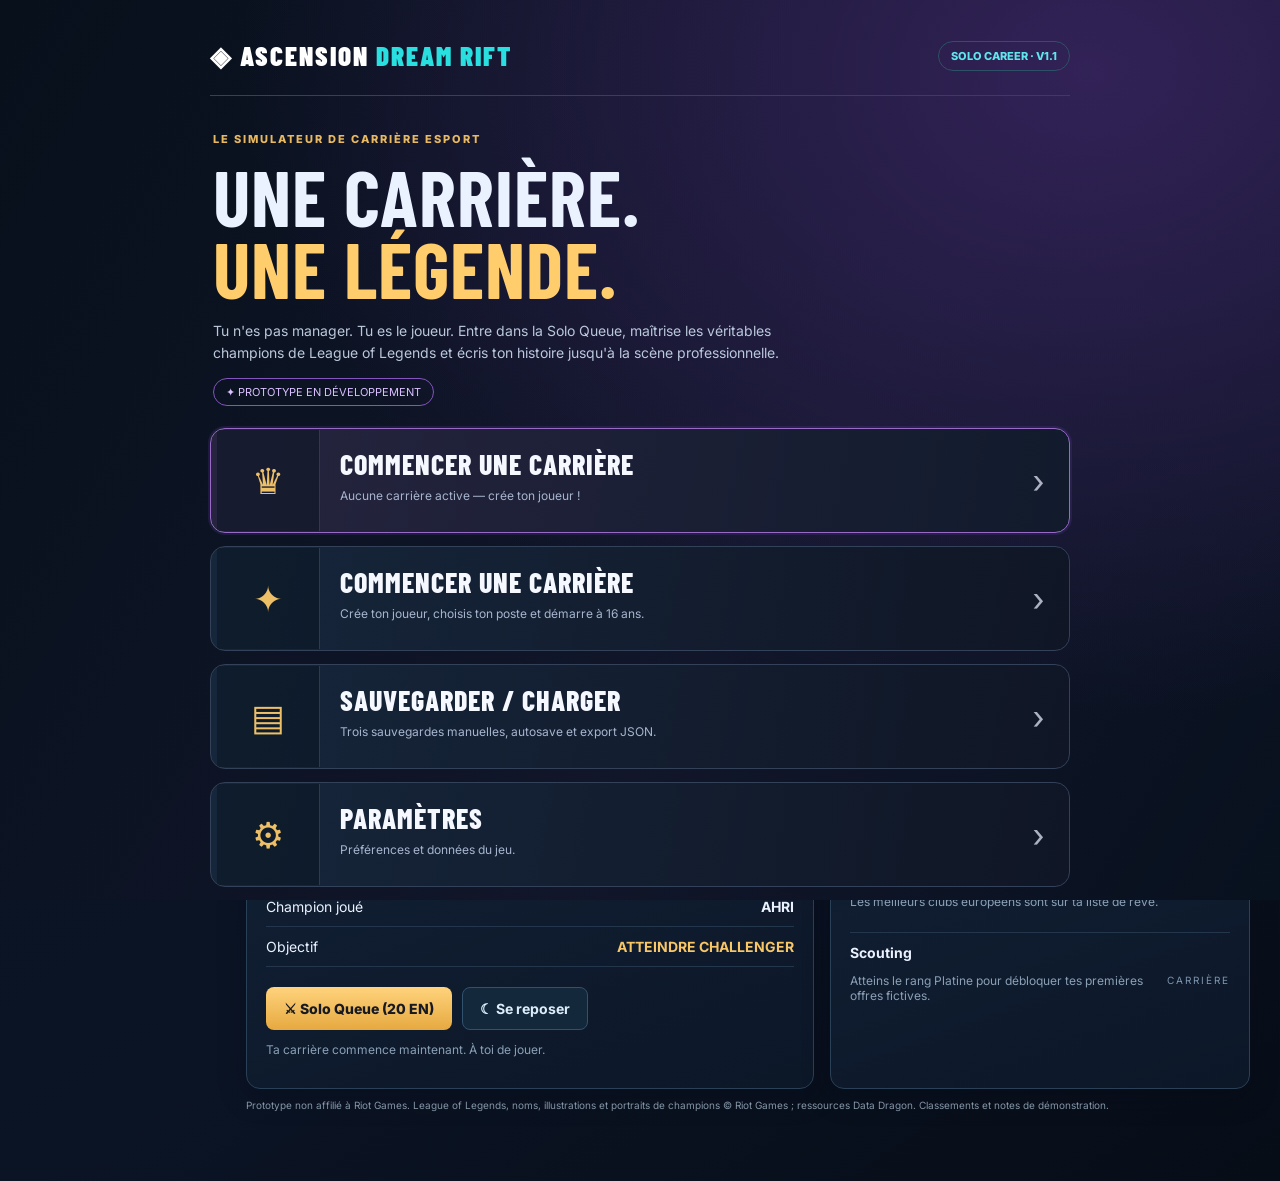
<file: v4-amelioree.html>
<!doctype html><html lang="fr"><head><meta charset="UTF-8"><meta name="viewport" content="width=device-width, initial-scale=1"><title>Ascension Dream Rift — V4 améliorée jouable</title><style>
@import url('https://fonts.googleapis.com/css2?family=Barlow+Condensed:wght@500;600;700;800;900&family=Inter:wght@400;500;600;700;800&display=swap');
:root{font-family:Inter,Arial,sans-serif;color:#eaf2ff;background:#080f1b;font-size:14px}*{box-sizing:border-box}body{margin:0;background:linear-gradient(145deg,#081320,#0b1425 58%,#070d17);min-height:100vh}button,input,select{font:inherit}button{cursor:pointer}button:disabled{opacity:.5;cursor:not-allowed} .app{display:flex;min-height:100vh}.sidebar{width:216px;min-width:216px;border-right:1px solid #223247;background:#091521;padding:27px 16px;position:sticky;top:0;height:100vh}.brand{font:900 27px 'Barlow Condensed',sans-serif;letter-spacing:2px;color:white}.brand em{font-style:normal;color:#29dfdf}.small{font-size:10px;letter-spacing:2px;color:#7d95ad;text-transform:uppercase}.sidelink{border:1px solid transparent;background:none;width:100%;text-align:left;color:#8ea2b9;padding:13px;border-radius:9px;margin:4px 0}.sidelink:hover,.sidelink.active{background:#12263a;border-color:#28506c;color:#ffca65}.main{flex:1;min-width:0;padding:22px 30px 60px;max-width:1600px;margin:auto}.top{display:flex;align-items:center;justify-content:space-between;gap:15px;margin-bottom:22px}.eyebrow{color:#e9b95f;letter-spacing:2px;font-size:11px;font-weight:800;text-transform:uppercase}h1,h2,h3{font-family:'Barlow Condensed',sans-serif;letter-spacing:1px;margin:0}h1{font-size:35px;text-transform:uppercase}h2{font-size:25px}h3{font-size:19px}.muted{color:#8ba0b6}.pill{display:inline-block;border:1px solid #2d5166;border-radius:30px;color:#5fe5ed;padding:7px 12px;font-size:11px;font-weight:800}.card{background:linear-gradient(160deg,#132237,#0c1728);border:1px solid #294056;border-radius:14px;padding:19px;box-shadow:0 8px 28px #02081340}.hero{min-height:345px;border:1px solid #34506b;border-radius:17px;overflow:hidden;position:relative;background:linear-gradient(90deg,#0a1525 0%,#0c1829 42%,#101d34a0 76%),url('https://images.unsplash.com/photo-1542751371-adc38448a05e?w=1400&q=80') center/cover;display:flex;align-items:center;padding:35px;margin-bottom:17px}.hero:after{content:'';position:absolute;inset:0;background:linear-gradient(90deg,#081321f0,#08132199 65%,transparent);pointer-events:none}.hero-inner{position:relative;z-index:1;max-width:550px}.hero h2{font-size:59px;line-height:.94;margin:12px 0}.hero h2 span{color:#fac45d}.hero p{line-height:1.7;color:#b7c9dd;max-width:480px}.gold{background:linear-gradient(#ffd37c,#e6a940);color:#171a22;font-weight:800;border:none;border-radius:8px;padding:13px 18px}.ghost{background:#14283b;color:#dceefc;border:1px solid #31526c;border-radius:8px;padding:12px 17px;font-weight:700}.actions{display:flex;gap:10px;flex-wrap:wrap;margin-top:20px}.stats{display:grid;grid-template-columns:repeat(4,1fr);gap:12px;margin:15px 0}.num{font-size:27px;font-weight:800;color:#fff;margin-top:7px}.cyan{color:#36dfeb}.goldtext{color:#f8c665}.grid{display:grid;grid-template-columns:1.35fr 1fr;gap:16px}.sectiontitle{display:flex;justify-content:space-between;align-items:center;margin-bottom:15px}.bar{height:7px;border-radius:50px;background:#25344a;overflow:hidden}.fill{height:100%;background:linear-gradient(90deg,#14b3ca,#47f0f7);border-radius:40px}.goldfill{background:linear-gradient(90deg,#d39134,#ffd177)}.line{padding:11px 0;border-bottom:1px solid #23364b;display:flex;justify-content:space-between;gap:12px;align-items:center}.line:last-child{border-bottom:0}.tag{font-size:10px;background:#133b47;color:#4eebee;padding:5px 8px;border-radius:6px}.note{font-size:12px;color:#8ba0b6}.tabs{display:flex;flex-wrap:wrap;gap:8px;margin:12px 0 18px}.tabs button{background:#15273b;border:1px solid #2d4054;border-radius:8px;color:#b6c6d9;padding:9px 14px}.tabs button.active{background:#ffd06b;color:#18202c;border-color:#ffd06b}.training{display:grid;grid-template-columns:repeat(3,minmax(0,1fr));gap:13px}.traincard{padding:17px}.traincard h3{margin:10px 0}.traincard p{font-size:12px;min-height:36px;color:#94acc1}.rankrow{display:grid;grid-template-columns:35px 1fr 100px 75px;align-items:center;gap:10px;padding:13px;border-bottom:1px solid #23374c}.rankrow.me{background:#1b3b48}.rankrow strong{color:#ffd16b}.tabcontent{display:none}.tabcontent.active{display:block}.player{display:flex;gap:13px;align-items:center}.portrait{width:56px;height:60px;object-fit:cover;border-radius:8px;border:1px solid #416079}.search{padding:11px 13px;border:1px solid #2c4861;background:#0a1523;border-radius:8px;color:white;min-width:180px}.select{padding:11px;border:1px solid #2c4861;background:#0a1523;border-radius:8px;color:white}.modal{position:fixed;inset:0;background:#02060be8;z-index:50;display:flex;align-items:center;justify-content:center;padding:20px}.modal .card{width:100%;max-width:450px}.formfield{display:block;width:100%;margin:9px 0 14px;padding:12px;background:#0a1423;color:#fff;border:1px solid #385168;border-radius:8px}.bottomnav{display:none}.toast{position:fixed;bottom:25px;right:25px;padding:14px 20px;border-radius:9px;background:#164856;border:1px solid #3ab5bb;color:white;z-index:90;display:none}.photo-credit{font-size:10px;color:#8495a6;margin-top:10px}
@media(max-width:900px){.sidebar{display:none}.main{padding:15px 14px 90px}.hero{padding:25px;min-height:320px}.hero h2{font-size:45px}.stats{grid-template-columns:repeat(2,1fr)}.grid{grid-template-columns:1fr}.training{grid-template-columns:repeat(2,minmax(0,1fr))}.bottomnav{display:flex;position:fixed;bottom:0;left:0;right:0;background:#0b1829;border-top:1px solid #2d465d;z-index:20;justify-content:space-around;padding:9px 2px env(safe-area-inset-bottom)}.bottomnav button{border:0;background:none;color:#a0b3c9;font-size:10px;padding:7px}.bottomnav button.active{color:#ffcb62}.top h1{font-size:27px}}@media(max-width:420px){.training{grid-template-columns:1fr}.hero h2{font-size:39px}.rankrow{grid-template-columns:22px 1fr 62px 45px;font-size:11px}.stats{gap:8px}.card{padding:14px}}
.landing{position:fixed;inset:0;overflow:auto;z-index:40;background:radial-gradient(ellipse at 85% 8%,#322257 0%,transparent 55%),linear-gradient(120deg,#07101b,#11162a 60%,#08111e);padding:25px 16px 45px}.landing-body{max-width:860px;margin:auto}.landing-top{display:flex;justify-content:space-between;align-items:center;padding:14px 0 23px;border-bottom:1px solid #35415c;gap:8px}.landing-intro{padding:36px 3px 22px}.landing-intro h2{font-size:clamp(43px,7vw,78px);line-height:.92;margin:15px 0}.landing-intro h2 span{color:#ffcd6b}.landing-intro p{color:#bac8db;max-width:570px;line-height:1.6}.landing-menu{display:grid;gap:13px}.landing-choice{display:flex;align-items:stretch;min-height:105px;text-align:left;width:100%;border-radius:15px;border:1px solid #334159;background:linear-gradient(100deg,#16263b,#101625);color:#f6f8ff;overflow:hidden;transition:border-color .2s}.landing-choice:hover{border-color:#f5c56c}.landing-choice.featured{border-color:#986ac6;background:linear-gradient(100deg,#26243f,#111b2c);box-shadow:0 0 0 2px #6b47b72e}.choice-icon{min-width:103px;background:#06111d71;border-right:1px solid #2d3b50;display:grid;place-items:center;color:#edbf66;font-size:36px}.choice-txt{padding:17px 20px;flex:1;min-width:0}.choice-txt b{display:block;font:800 28px 'Barlow Condensed';letter-spacing:1px}.choice-txt span{display:block;color:#a7b5ce;font-size:12px;margin-top:7px}.choice-arrow{font-size:34px;color:#acb2c2;margin:auto 19px}.landing-foot{text-align:center;color:#74859b;font-size:10px;margin:26px auto}.modal-close{float:right;color:#abc5d7;border:0;background:transparent;font-size:27px}.slot{display:flex;flex-wrap:wrap;gap:9px;align-items:center;justify-content:space-between;background:#0b1b2f;border:1px solid #304962;border-radius:10px;padding:13px;margin:9px 0}.slot-actions{display:flex;gap:6px}.slot-actions button{padding:8px}.save-help{color:#a7bad0;font-size:12px;line-height:1.65}.champ-grid{display:grid;grid-template-columns:repeat(auto-fill,minmax(115px,1fr));gap:10px}.champ-option{background:#0a1929;border:1px solid #2b4056;border-radius:11px;padding:10px 7px;display:flex;flex-direction:column;align-items:center;gap:7px;color:white}.champ-option.selected{border:2px solid #faca65;background:#29283e}.champ-option img{width:82px;height:82px;border-radius:9px;object-fit:cover;background:#22344b}.champ-banner{border-radius:12px;min-height:165px;padding:15px;display:flex;align-items:flex-end;background:linear-gradient(90deg,#071321 10%,#142238a0),var(--champ-splash,none) center 30%/cover;border:1px solid #3d536b;margin:15px 0}.champ-banner strong{font:800 34px 'Barlow Condensed'}.tag-purple{display:inline-block;border:1px solid #8454bf;color:#d9c0ff;border-radius:25px;padding:6px 12px;font-size:11px}@media(max-width:600px){.landing{padding:10px 13px 34px}.landing-choice{min-height:86px}.choice-icon{min-width:68px;font-size:27px}.choice-txt{padding:12px 9px}.choice-txt b{font-size:22px}.choice-txt span{font-size:11px}.choice-arrow{margin:auto 9px}.champ-grid{grid-template-columns:repeat(3,minmax(0,1fr));gap:7px}.champ-option img{width:100%;height:auto;aspect-ratio:1}}
/* V1.2 - photorealistic avatar selection and real LoL rank crests */
.creation-overlay{z-index:64;align-items:center}.creation-card{width:min(860px,100%)!important;max-width:860px!important;max-height:93dvh;overflow:auto;padding:27px!important;border:1px solid #536785;background:linear-gradient(145deg,#12263c,#0c1626);box-shadow:0 25px 95px #010710bf}
.creation-card h1{font-size:clamp(33px,5vw,51px);margin:8px 0}.creator-lead{max-width:600px;line-height:1.6}.creator-columns{display:grid;grid-template-columns:.83fr 1.4fr;gap:25px;margin-top:21px}.creator-profile{text-align:center;background:linear-gradient(160deg,#152d47,#0a1425);border:1px solid #314b66;border-radius:15px;padding:19px;align-self:start;position:sticky;top:0}.creator-portrait{position:relative;aspect-ratio:4/5;max-height:300px;overflow:hidden;border-radius:13px;border:2px solid #be965b;background:#102238;margin:auto}.creator-portrait:after{content:'';position:absolute;inset:55% 0 0;background:linear-gradient(transparent,#101f31b8);pointer-events:none}.creator-portrait img{width:100%;height:100%;object-fit:cover;object-position:center 34%}.creator-profile h2{font-size:36px;margin-top:6px;overflow-wrap:anywhere}.creator-meta{display:flex;flex-wrap:wrap;gap:6px;justify-content:center;margin:9px 0}.creator-meta span{font-size:10px;border:1px solid #3c5873;border-radius:6px;padding:5px 7px;color:#c7daed}.creator-label{letter-spacing:2px;color:#f5c56c;font-size:11px;font-weight:800;margin:0 0 11px}.creator-field-label{color:#b9c7d8;font-weight:700;font-size:12px}.creator-fields .formfield{margin:7px 0 0}.gender-buttons{display:grid;grid-template-columns:1fr 1fr;gap:9px}.gender-buttons button{border:1px solid #34506a;background:#0a1627;border-radius:9px;color:#c0d1e4;padding:11px;font-weight:800}.gender-buttons button.selected{background:#44381f;color:#ffd078;border-color:#f3ba58}.avatar-choices{display:grid;grid-template-columns:repeat(6,minmax(0,1fr));gap:8px}.avatar-choice{display:block;position:relative;aspect-ratio:1;border:2px solid #34485e;border-radius:10px;overflow:hidden;background:#12233a;padding:0}.avatar-choice.selected{border-color:#ffcd6a;box-shadow:0 0 0 2px #e5a94648}.avatar-choice img{display:block;width:100%;height:100%;object-fit:cover}.avatar-choice.selected:after{content:'✓';position:absolute;right:3px;bottom:3px;background:#ffc665;color:#172032;font-size:11px;font-weight:900;border-radius:30px;width:18px;height:18px;display:grid;place-items:center}.creator-random{margin-top:9px;padding:9px 12px;font-size:12px}.create-submit{width:100%;margin-top:20px;padding:16px;letter-spacing:1px}.dashboard-avatar{width:67px;height:75px;object-fit:cover;border:2px solid #ad854b;border-radius:10px;background:#22364b}.player-stat-card,.rank-stat-card{display:flex;align-items:center;gap:13px}.mini-rank-crest{height:84px;width:75px;object-fit:contain;filter:drop-shadow(0 2px 8px #0008)}.rank-stat-card .num{font-size:23px}.promotion-modal{position:fixed;inset:0;z-index:110;display:flex;justify-content:center;align-items:center;overflow:auto;padding:20px;background:radial-gradient(ellipse at center,#1c365ad9,#050c19f8 70%);backdrop-filter:blur(9px)}.promotion-inner{position:relative;text-align:center;z-index:1;width:min(650px,100%);padding:23px 16px 34px;border:1px solid #ca9b51;border-radius:20px;background:linear-gradient(155deg,#172b45ec,#091322ef);box-shadow:0 0 65px #edc15d25,0 25px 100px #000b}.promotion-kicker{font-size:14px;color:#ffcc70}.promotion-title{font:900 clamp(39px,8vw,72px)/1.04 'Barlow Condensed',sans-serif;letter-spacing:3px;color:#ffda82;text-shadow:0 0 28px #d7a35188;margin:8px 0 16px}.promotion-crests{display:flex;align-items:center;justify-content:center;gap:7px;padding:4px 0 19px}.promotion-crests>div{position:relative;display:flex;flex-direction:column;align-items:center;gap:10px;min-width:0}.promotion-crests img{height:clamp(118px,28vw,202px);width:clamp(113px,26vw,200px);object-fit:contain;position:relative;z-index:2;filter:drop-shadow(0 10px 19px #0009)}.promotion-rank-old{opacity:.48;animation:oldRankSlide 1s both}.promotion-rank-new{animation:rankReveal 1.25s cubic-bezier(.14,.86,.31,1.3) both}.promotion-rank-new img{filter:drop-shadow(0 0 30px #fad176a8)}.promotion-crests span{font:800 clamp(17px,4vw,27px) 'Barlow Condensed',sans-serif;letter-spacing:2px;color:#fff}.promotion-divider{font-size:32px;color:#ffce70;align-self:center;animation:rankFlash 1.5s infinite alternate}.promotion-glow{position:absolute;inset:12% 0 20%;border-radius:100%;background:#ffd06c65;filter:blur(50px);animation:rankFlash 1s infinite alternate}.promotion-aurora{pointer-events:none;position:absolute;inset:0;background:radial-gradient(circle at 50% 43%,#eeb64b36,transparent 38%);animation:rankFlash 1.6s infinite alternate}.promotion-caption{color:#bbcee6;letter-spacing:2px;font-size:12px;font-weight:800;margin-bottom:21px}.promotion-inner .gold{font-size:13px;letter-spacing:1px;padding:15px 22px}@keyframes rankReveal{from{transform:scale(.35) translateY(42px) rotate(-13deg);opacity:0;filter:brightness(3)}60%{opacity:1}to{transform:scale(1) translateY(0) rotate(0);opacity:1;filter:brightness(1)}}@keyframes oldRankSlide{from{transform:translateX(40px) scale(1.1);opacity:1}to{transform:translateX(0) scale(.84);opacity:.48}}@keyframes rankFlash{from{opacity:.45}to{opacity:1}}@media(max-width:740px){.creation-overlay{padding:8px}.creation-card{padding:17px!important;max-height:96dvh}.creator-columns{grid-template-columns:1fr;gap:15px}.creator-profile{display:grid;grid-template-columns:100px 1fr;align-items:center;gap:3px 13px;text-align:left;position:static;padding:11px}.creator-portrait{grid-row:span 4;width:100px;height:126px;margin:0}.creator-profile .eyebrow{font-size:10px}.creator-profile h2{font-size:29px}.creator-profile .note{font-size:10px;line-height:1.35}.creator-meta{justify-content:start}.avatar-choices{gap:7px}.player-stat-card,.rank-stat-card{gap:9px}.dashboard-avatar{width:55px;height:66px}.mini-rank-crest{width:58px;height:69px}.rank-stat-card .num,.player-stat-card .num{font-size:19px}}@media(prefers-reduced-motion:reduce){.promotion-modal *{animation:none!important}}
.choice-icon.has-photo{background-position:center;background-size:cover;background-repeat:no-repeat}.save-slot-player{display:flex;align-items:center;gap:11px}.save-slot-avatar{width:44px;height:51px;object-fit:cover;border-radius:8px;border:1px solid #f8ca77}.save-slot-player .note{margin:6px 0 0}
/* V2 TEST — pro roster portrait treatments and prominent SoloQ rank */
.avatar-choice{aspect-ratio:3/4;border-radius:12px;isolation:isolate;background:radial-gradient(circle at 50% 20%,#385678,#090f1a 78%)}
.avatar-choice img{object-position:center 13%;filter:contrast(1.07) saturate(.87)}
.avatar-choice:before,.creator-portrait:after{content:"";position:absolute;z-index:2;left:-5%;right:-5%;bottom:-2%;height:39%;pointer-events:none;background:linear-gradient(100deg,transparent 9%,#224268 11%,#071425 29%,#0c2748 50%,#06101e 74%,#224268 89%,transparent 91%);clip-path:polygon(9% 27%,30% 7%,40% 0,50% 17%,60% 0,70% 7%,91% 27%,100% 100%,0 100%);border-bottom:3px solid #e7b75b}
.avatar-choice:before{height:36%}
.creator-portrait{position:relative;overflow:hidden;isolation:isolate}
.creator-portrait:after{height:34%}
.avatar-choice.selected{box-shadow:0 0 0 2px #e5a94670,0 0 21px #e6b75839}
.avatar-choice:hover{transform:translateY(-3px);border-color:#eac36c}
.rank-stat-card{min-height:178px;position:relative;overflow:hidden;gap:20px;border-color:#9a7440;background:radial-gradient(ellipse at 10% 35%,#644a2a66,transparent 55%),linear-gradient(160deg,#18273e,#0c1728)}
.rank-stat-card:after{content:"";position:absolute;inset:0;pointer-events:none;border-radius:14px;box-shadow:inset 0 0 28px #c49e2b1a}
.rank-stat-card .mini-rank-crest{height:clamp(125px,12vw,174px);width:clamp(112px,11vw,150px);flex-shrink:0;filter:drop-shadow(0 0 15px #d4a55662)}
.rank-stat-card .num{font-size:clamp(26px,3vw,39px);line-height:1.12;white-space:nowrap}
.rank-stat-card .small{letter-spacing:2px;font-weight:800;color:#f7d28b}
.rank-stat-card .note{font-weight:800;font-size:16px;color:#f2e3c4}
.promotion-modal{background:radial-gradient(ellipse at center,#203453ef,#030916fa 73%)}
.promotion-inner{width:min(790px,100%);border:2px solid #e3b66c;box-shadow:0 0 120px #d9a65436,0 35px 110px #000e;animation:v2Entrance .8s cubic-bezier(.17,.67,.29,1.18) both}
.promotion-rank-new img{animation:v2Crest 1.5s ease-out both;filter:drop-shadow(0 0 30px #ffd472c9)}
.promotion-rank-new{animation:rankReveal 1.25s cubic-bezier(.14,.86,.31,1.3) both}
.promotion-inner:after{content:"✦       ✦      ✧        ✦       ✧      ✦";position:absolute;left:0;right:0;top:30%;font-size:30px;letter-spacing:28px;color:#ffd88499;pointer-events:none;animation:v2Sparks 2.5s ease-out both}
@keyframes v2Entrance{from{transform:scale(.7) translateY(45px);opacity:0;filter:blur(10px)}to{transform:scale(1) translateY(0);opacity:1;filter:blur(0)}}
@keyframes v2Crest{0%{transform:scale(.2) rotate(-18deg);opacity:0}45%{transform:scale(1.25) rotate(4deg);opacity:1}70%{transform:scale(.94)}100%{transform:scale(1)}}
@keyframes v2Sparks{0%{opacity:0;transform:scale(.4) translateY(40px)}35%{opacity:1}100%{opacity:0;transform:scale(1.8) translateY(-65px)}}
@media(max-width:800px){.rank-stat-card{min-height:142px}.rank-stat-card .mini-rank-crest{width:95px;height:112px}.rank-stat-card .num{font-size:25px}.promotion-inner:after{letter-spacing:7px;font-size:16px}}
@media(prefers-reduced-motion:reduce){.promotion-inner,.promotion-inner:after,.promotion-rank-new img{animation:none!important}}

/* V3 fixes */
.avatar-choice:before,.creator-portrait:after{display:none!important}
.avatar-choice{aspect-ratio:3/4}
.avatar-choice img,.creator-portrait img{object-fit:cover;object-position:center center}
.rank-stat-card{min-width:0;min-height:160px;gap:10px;padding:15px}
.rank-stat-card>div{min-width:0;flex:1}
.rank-stat-card .mini-rank-crest{flex:0 0 100px;width:100px;height:115px;object-fit:contain}
.rank-stat-card .num{font-size:clamp(20px,2vw,30px);white-space:normal;overflow-wrap:normal;line-height:1.05}
.rank-stat-card .small{font-size:10px}
.rank-stat-card .note{font-size:14px}
.practice-layout{display:grid;grid-template-columns:minmax(0,1.7fr) minmax(285px,.9fr);gap:16px;align-items:start}
.practice-layout .training{display:grid;grid-template-columns:repeat(2,minmax(0,1fr));gap:12px}
.live-attributes{position:sticky;top:16px}
.skill-row{padding:8px 9px;border-radius:8px;transition:background .3s}
.skill-row.gain{animation:statRise 1.5s ease-out}
#training-feedback{min-height:24px;margin-top:12px;color:#fbd480;font-weight:900;font-size:17px}
#training-feedback.pop{animation:statRise 1.2s ease-out}
@keyframes statRise{0%{background:#d5a43b70;box-shadow:0 0 20px #f3ce6380;transform:scale(1.03)}100%{background:transparent;box-shadow:none;transform:scale(1)}}
@media(max-width:1100px){.practice-layout{grid-template-columns:1fr}.live-attributes{position:static}.rank-stat-card .mini-rank-crest{flex-basis:76px;width:76px;height:94px}}
@media(max-width:650px){.practice-layout .training{grid-template-columns:1fr}.rank-stat-card .num{font-size:22px}}
/* V4 official LoL crest image sizing */
.rank-stat-card .mini-rank-crest{object-fit:contain;object-position:center;filter:drop-shadow(0 0 11px #d4a55670)}
.promotion-crests img{object-fit:contain;object-position:center}

/* V4.1 — official ranked crest is the visual focal point; text stays proportionate */
.stats{display:grid;grid-template-columns:repeat(5,minmax(0,1fr));align-items:stretch}
.stats>.card{min-width:0}
.stats>.rank-stat-card{grid-column:span 2;display:flex;align-items:center;justify-content:center;gap:18px;padding:14px 20px;min-height:190px}
.stats>.rank-stat-card .mini-rank-crest{display:block;flex:0 0 175px!important;width:175px!important;height:175px!important;max-width:48%;object-fit:contain;filter:drop-shadow(0 0 15px #d5a85965)}
.stats>.rank-stat-card>div{flex:1;min-width:0}
.stats>.rank-stat-card #n-rank{font-family:'Barlow Condensed',sans-serif;font-weight:900;font-size:clamp(25px,2.6vw,39px)!important;letter-spacing:.6px;line-height:1.08;overflow-wrap:normal;word-break:normal}
.stats>.rank-stat-card #n-lp{margin-top:8px;font-size:18px}
.stats>.rank-stat-card .small{font-size:11px;letter-spacing:1.4px}
@media(max-width:1200px){.stats{grid-template-columns:repeat(2,minmax(0,1fr))}.stats>.rank-stat-card{grid-column:span 2}.stats>.rank-stat-card .mini-rank-crest{flex-basis:175px!important;width:175px!important;height:175px!important}}
@media(max-width:550px){.stats>.rank-stat-card{padding:12px;gap:8px;min-height:155px}.stats>.rank-stat-card .mini-rank-crest{flex-basis:125px!important;width:125px!important;height:140px!important;max-width:45%}.stats>.rank-stat-card #n-rank{font-size:clamp(22px,6vw,31px)!important}.stats>.rank-stat-card #n-lp{font-size:15px}}
</style></head><body><div class="landing" id="landing"><div class="landing-body"><div class="landing-top"><div class="brand">◈ ASCENSION <em>DREAM RIFT</em></div><span class="pill">SOLO CAREER · V1.1</span></div><div class="landing-intro"><div class="eyebrow">LE SIMULATEUR DE CARRIÈRE ESPORT</div><h2>UNE CARRIÈRE.<br><span>UNE LÉGENDE.</span></h2><p>Tu n'es pas manager. Tu es le joueur. Entre dans la Solo Queue, maîtrise les véritables champions de League of Legends et écris ton histoire jusqu'à la scène professionnelle.</p><span class="tag-purple">✦ PROTOTYPE EN DÉVELOPPEMENT</span></div><div class="landing-menu"><button class="landing-choice featured" onclick="continueCareer()"><span class="choice-icon" id="menu-profile-photo">♛</span><span class="choice-txt"><b id="continue-title">CONTINUER MA CARRIÈRE</b><span id="continue-subtitle">Reprendre ta dernière partie.</span></span><span class="choice-arrow">›</span></button><button class="landing-choice" onclick="newCareerPrompt()"><span class="choice-icon">✦</span><span class="choice-txt"><b>COMMENCER UNE CARRIÈRE</b><span>Crée ton joueur, choisis ton poste et démarre à 16 ans.</span></span><span class="choice-arrow">›</span></button><button class="landing-choice" onclick="showSaves()"><span class="choice-icon">▤</span><span class="choice-txt"><b>SAUVEGARDER / CHARGER</b><span>Trois sauvegardes manuelles, autosave et export JSON.</span></span><span class="choice-arrow">›</span></button><button class="landing-choice" onclick="showSettings()"><span class="choice-icon">⚙</span><span class="choice-txt"><b>PARAMÈTRES</b><span>Préférences et données du jeu.</span></span><span class="choice-arrow">›</span></button></div><div class="landing-foot">ASCENSION DREAM RIFT · FAN GAME NON OFFICIEL · NON AFFILIÉ À RIOT GAMES</div></div></div><div class="app"><aside class="sidebar"><div class="brand">◈ ASCENSION <em>RIFT</em></div><p class="small">Your journey. Your legacy.</p><div style="height:30px"></div><div class="small">Carrière</div><div id="side"></div><hr style="border:0;border-top:1px solid #223247;margin-top:30px"><p class="note">Prototype V1 · Solo Career<br>Non affilié à Riot Games</p></aside><main class="main"><header class="top"><div><div class="eyebrow">MOBA · PRO PLAYER CAREER</div><h1 id="pagetitle">Tableau de bord</h1></div><div><button class="ghost" onclick="showSaves()">▤ Sauver</button> <button class="ghost" onclick="openMenu()">☰ Menu</button> <span class="pill" id="season">SAISON 2026 · S1</span></div></header>
<section id="home" class="tabcontent active"><div class="hero"><div class="hero-inner"><div class="eyebrow">✦ LE PARCOURS VERS LE SOMMET COMMENCE ICI</div><h2>TON TALENT.<br><span>TA LÉGENDE.</span></h2><p>De jeune espoir à superstar mondiale. Entraîne ton joueur, grimpe en SoloQ, gagne en réputation et décroche un contrat dans la scène professionnelle.</p><div class="actions"><button class="gold" onclick="go('practice')">⚡ COMMENCER L'ENTRAÎNEMENT →</button><button class="ghost" onclick="simulate()">▶ JOUER UN MATCH</button></div></div></div>
<div class="stats"><div class="card player-stat-card"><img id="dashboard-avatar" class="dashboard-avatar" alt="Avatar du joueur"><div><div class="small">Ton joueur</div><div class="num" id="n-name">SKYEN</div><div class="note" id="n-role">MID · 16 ANS</div><button class="ghost" style="margin-top:8px;padding:7px 10px;font-size:11px" onclick="showAvatarChange()">Modifier mon avatar</button></div></div><div class="card rank-stat-card"><img id="dashboard-rank-crest" class="mini-rank-crest" alt="Emblème du rang League of Legends"><div><div class="small">Rang Solo Queue</div><div class="num goldtext" id="n-rank">BRONZE IV</div><div class="note" id="n-lp">0 LP</div></div></div><div class="card"><div class="small">Note générale</div><div class="num cyan" id="n-ovr">43 OVR</div><div class="note">Potentiel en progression</div></div><div class="card"><div class="small">Notoriété</div><div class="num" id="n-fans">120</div><div class="note">Abonnés</div></div></div>
<div class="grid"><div class="card"><div class="sectiontitle"><h2>◈ TON PARCOURS</h2><span class="tag">CARRIÈRE SOLO</span></div><div class="line"><span>Énergie</span><strong id="energytext"></strong></div><div class="bar"><div class="fill" id="energybar"></div></div><div class="line"><span>Forme / mental</span><strong id="mentaltext"></strong></div><div class="line"><span>Équipe actuelle</span><b id="contract">FREE AGENT</b></div><div class="line"><span>Champion joué</span><b id="profile-champ">AHRI</b></div><div class="line"><span>Objectif</span><b class="goldtext">ATTEINDRE CHALLENGER</b></div><div class="actions"><button class="gold" onclick="simulate()">⚔ Solo Queue (20 EN)</button><button class="ghost" onclick="rest()">☾ Se reposer</button></div><p class="note" id="matchmsg">Ta carrière commence maintenant. À toi de jouer.</p></div><div class="card"><div class="sectiontitle"><h2>◈ RIFT FEED</h2><span class="tag">ACTUALITÉS</span></div><div class="line"><div><b>T1 · Faker</b><p class="note">La légende coréenne inspire une nouvelle génération de midlaners.</p></div><span class="small">MONDE</span></div><div class="line"><div><b>LEC · G2 Esports</b><p class="note">Les meilleurs clubs européens sont sur ta liste de rêve.</p></div><span class="small">EUROPE</span></div><div class="line"><div><b>Scouting</b><p class="note">Atteins le rang Platine pour débloquer tes premières offres fictives.</p></div><span class="small">CARRIÈRE</span></div></div></div></section>
<section id="practice" class="tabcontent"><div class="sectiontitle"><h2>DEVIENS INCONTOURNABLE</h2><span class="pill" id="pracenergy">100 EN</span></div><div class="tabs"><button class="active" onclick="practiceTab('activities',this)">ENTRAÎNEMENT + ATTRIBUTS</button><button onclick="practiceTab('champions',this)">CHAMPIONS</button></div><div class="practice-layout" id="practice-layout"><div id="activities" class="training"></div><div id="attributes" class="card live-attributes"></div></div><div id="training-feedback" role="status" aria-live="polite"></div><div id="champions" style="display:none" class="card"><h2>CHAMPION POOL</h2><p class="muted">Choisis un véritable champion de League of Legends pour les matchs classés.</p><div id="champ-selected"></div><div class="tabs" id="role-filters"></div><div id="champ-list" class="champ-grid"></div></div></section>
<section id="standings" class="tabcontent"><div class="sectiontitle"><h2>LE MONDE DE L'ESPORT</h2><span class="pill">ÉQUIPES RÉELLES · CLASSEMENT DÉMO</span></div><div class="tabs"><button class="active" onclick="league('Europe',this)">EUROPE</button><button onclick="league('Korea',this)">CORÉE</button><button onclick="league('China',this)">CHINE</button></div><div class="card"><div class="small">Classement illustratif — pas des résultats officiels</div><div id="ranking"></div></div></section>
<section id="life" class="tabcontent"><div class="grid"><div class="card"><div class="eyebrow">OFF THE RIFT</div><h2>LA VIE D'UN FUTUR PRO</h2><p class="muted">Gère ta réputation, tes streams et ta fatigue. Tu restes le joueur, jamais le manager.</p><div class="line"><span>Followers</span><b class="cyan" id="life-fans"></b></div><div class="line"><span>Cash</span><b id="life-cash"></b></div><div class="line"><span>Réputation</span><b id="life-rep"></b></div><div class="actions"><button class="gold" onclick="stream()">🎥 LANCER UN STREAM (15 EN)</button><button class="ghost" onclick="rest()">☾ SE REPOSER</button></div></div><div class="card"><h2>◈ CONTRATS PROFESSIONNELS</h2><p class="muted">Tu peux rejoindre une équipe professionnelle lorsque ta réputation et ton rang deviennent suffisants.</p><div class="line"><span>Première offre</span><span class="tag">PLATINE REQUIS</span></div><div class="line"><span>Contrat en cours</span><strong id="life-team">LIBRE</strong></div><p class="note">Les offres sont fictives dans cette première version. Les clubs affichés dans le classement sont réels.</p></div></div></section>
<section id="stats" class="tabcontent"><div class="stats"><div class="card"><div class="small">Matchs joués</div><div class="num" id="s-games"></div></div><div class="card"><div class="small">Victoires</div><div class="num cyan" id="s-wins"></div></div><div class="card"><div class="small">Winrate</div><div class="num" id="s-wr"></div></div><div class="card"><div class="small">LP</div><div class="num goldtext" id="s-lp"></div></div></div><div class="card"><h2>🏆 TROPHÉES À CONQUÉRIR</h2><div class="training" style="margin-top:15px"><div class="card">◇ PREMIÈRE VICTOIRE<br><span class="note" id="ach1">À débloquer</span></div><div class="card">✦ 10 MATCHS<br><span class="note" id="ach2">À débloquer</span></div><div class="card">♛ CHALLENGER<br><span class="note">À débloquer</span></div></div><h2 style="margin-top:24px">DERNIERS MATCHS</h2><div id="history"></div></div></section>
<p class="photo-credit">Prototype non affilié à Riot Games. League of Legends, noms, illustrations et portraits de champions © Riot Games ; ressources Data Dragon. Classements et notes de démonstration.</p></main></div><nav class="bottomnav" id="bottom"></nav><div class="promotion-modal" id="promotion-modal" role="dialog" aria-modal="true" aria-labelledby="promotion-title" style="display:none">
<div class="promotion-aurora"></div><div class="promotion-inner">
<div class="eyebrow promotion-kicker">✦ ASCENSION ACCOMPLIE ✦</div>
<div class="promotion-title" id="promotion-title">PROMOTION !</div>
<div class="promotion-crests"><div class="promotion-rank-old"><img id="promotion-old-icon" alt="Ancien emblème de rang"><span id="promotion-old-label">BRONZE IV</span></div>
<div class="promotion-divider">➜</div><div class="promotion-rank-new"><div class="promotion-glow"></div><img id="promotion-new-icon" alt="Nouvel emblème de rang"><span id="promotion-new-label">BRONZE III</span></div></div>
<div class="promotion-caption" id="promotion-caption">UNE ÉTAPE DE PLUS VERS LE SOMMET.</div>
<button class="gold" onclick="closePromotion()">CONTINUER MA CARRIÈRE →</button>
</div></div><div class="toast" id="toast"></div><div class="modal creation-overlay" id="newModal" style="display:none"><div class="card creation-card">
<button class="modal-close" onclick="closeModal('newModal')" aria-label="Fermer">×</button>
<div class="eyebrow">◆ NOUVELLE CARRIÈRE · PLAYER CREATOR</div><h1>CRÉE TA <span class="goldtext">LÉGENDE</span></h1>
<p class="muted creator-lead">Tout commence par ton identité. Choisis ton visage, ton poste et écris ton histoire sur la scène esport.</p>
<div class="creator-columns"><div class="creator-profile">
<div class="creator-portrait"><img id="creator-preview-image" alt="Portrait de l'avatar sélectionné" src="https://randomuser.me/api/portraits/men/14.jpg"></div>
<div class="eyebrow" style="margin-top:12px">TA FUTURE STAR</div><h2 id="creator-preview-name">SKYEN</h2>
<div class="creator-meta"><span id="creator-preview-role">MIDLANER</span><span>16 ANS</span><span>FREE AGENT</span></div>
<p class="note">Portrait de démonstration avec tenue e-sport fictive. Ton choix est sauvegardé.</p></div>
<div class="creator-fields"><div class="creator-label">01 / TON IDENTITÉ</div>
<label class="creator-field-label" for="pseudo">Pseudo du joueur</label>
<input id="pseudo" class="formfield" value="SkyeN" maxlength="20" autocomplete="off" oninput="refreshAvatarPreview()">
<div class="creator-label" style="margin-top:15px">02 / TON PERSONNAGE</div>
<div class="gender-buttons" role="group" aria-label="Présentation de l'avatar">
<button class="selected" id="gender-man" onclick="pickGender('man')">♂ Homme</button>
<button id="gender-woman" onclick="pickGender('woman')">♀ Femme</button></div>
<p class="note" style="margin:9px 0">Choisis parmi 12 portraits illustrés de joueurs e-sport avec des maillots fictifs.</p>
<div class="avatar-choices" id="avatarChoices"></div>
<button class="creator-random ghost" onclick="randomAvatar()">⤨ Avatar aléatoire</button>
<div class="creator-label" style="margin-top:19px">03 / TON POSTE</div>
<label class="creator-field-label" for="role">Rôle principal</label><select id="role" class="formfield" onchange="refreshAvatarPreview()"><option>MID</option><option>TOP</option><option>JUNGLE</option><option>ADC</option><option>SUPPORT</option></select>
<button id="creator-submit" class="gold create-submit" onclick="createGame()">COMMENCER MA CARRIÈRE →</button><button id="avatar-update" class="gold create-submit" style="display:none" onclick="updateAvatar()">ENREGISTRER MON PROFIL →</button>
</div></div></div></div><div class="modal" id="saveModal" style="display:none"><div class="card" style="max-width:650px;max-height:90vh;overflow:auto"><button class="modal-close" onclick="closeModal('saveModal')">×</button><div class="eyebrow">GESTION DE CARRIÈRE</div><h1>SAUVEGARDES</h1><p class="save-help">Sauvegarde automatique dans ce navigateur. Utilise les emplacements manuels pour conserver plusieurs carrières ; l'export JSON permet le transfert sur un autre appareil.</p><div id="auto-save-info" class="slot"></div><div id="save-slots"></div><div class="actions"><button class="ghost" onclick="exportCareer()">⬇ Exporter ma carrière</button><button class="ghost" onclick="document.getElementById('import-json').click()">⬆ Importer une carrière</button></div><input type="file" id="import-json" accept=".json,application/json" style="display:none" onchange="importCareer(this)"></div></div><div class="modal" id="settingsModal" style="display:none"><div class="card"><button class="modal-close" onclick="closeModal('settingsModal')">×</button><div class="eyebrow">PRÉFÉRENCES</div><h1>PARAMÈTRES</h1><div class="line"><span>Langue</span><b>Français</b></div><div class="line"><span>Version</span><b>V1.1 — prototype</b></div><div class="line"><span>Sauvegarde</span><b>Locale + export JSON</b></div><p class="save-help">La suppression des données du navigateur peut effacer les sauvegardes. Exporte ta partie pour la conserver.</p><div class="actions"><button class="ghost" onclick="closeModal('settingsModal');showSaves()">Gérer les sauvegardes</button><button class="ghost" onclick="previewPromotion()">▶ Tester animation de promotion</button><button class="ghost" onclick="resetGame()">Réinitialiser</button></div></div></div><script>


/* Player portrait selection: 12 photographic portrait options from Random User. */
const AVATARS=[
{id:'m1',gender:'man',url:'https://randomuser.me/api/portraits/men/14.jpg'},
{id:'m2',gender:'man',url:'https://randomuser.me/api/portraits/men/29.jpg'},
{id:'m3',gender:'man',url:'https://randomuser.me/api/portraits/men/55.jpg'},
{id:'m4',gender:'man',url:'https://randomuser.me/api/portraits/men/77.jpg'},
{id:'m5',gender:'man',url:'https://randomuser.me/api/portraits/men/3.jpg'},
{id:'m6',gender:'man',url:'https://randomuser.me/api/portraits/men/64.jpg'},
{id:'w1',gender:'woman',url:'https://randomuser.me/api/portraits/women/12.jpg'},
{id:'w2',gender:'woman',url:'https://randomuser.me/api/portraits/women/21.jpg'},
{id:'w3',gender:'woman',url:'https://randomuser.me/api/portraits/women/34.jpg'},
{id:'w4',gender:'woman',url:'https://randomuser.me/api/portraits/women/48.jpg'},
{id:'w5',gender:'woman',url:'https://randomuser.me/api/portraits/women/69.jpg'},
{id:'w6',gender:'woman',url:'https://randomuser.me/api/portraits/women/82.jpg'}
];

/* V3 illustrated esports portraits: original SVG drawings, no stock headshots */
const portraitThemes=[
 {skin:'#e6ab80',hair:'#22191c',jersey:'#151e38',trim:'#e9b74d',style:0},
 {skin:'#b97a57',hair:'#13171c',jersey:'#182a40',trim:'#31c9db',style:1},
 {skin:'#f3cba9',hair:'#472a1d',jersey:'#221c39',trim:'#bd8afd',style:2},
 {skin:'#946141',hair:'#1a1117',jersey:'#101f26',trim:'#46c391',style:3},
 {skin:'#dba07d',hair:'#4e2d21',jersey:'#291c31',trim:'#ff8c74',style:4},
 {skin:'#ba896c',hair:'#161b26',jersey:'#182342',trim:'#d9a64d',style:5},
 {skin:'#ebbb98',hair:'#2d1820',jersey:'#151e38',trim:'#e9b74d',style:2},
 {skin:'#8e583f',hair:'#1d171b',jersey:'#182a40',trim:'#31c9db',style:4},
 {skin:'#efc5a0',hair:'#483022',jersey:'#221c39',trim:'#bd8afd',style:1},
 {skin:'#b47b60',hair:'#22141b',jersey:'#101f26',trim:'#46c391',style:0},
 {skin:'#c88d65',hair:'#181b22',jersey:'#291c31',trim:'#ff8c74',style:3},
 {skin:'#f1d0a9',hair:'#5a3826',jersey:'#182342',trim:'#d9a64d',style:5}
];
function esportsPortrait(index){const t=portraitThemes[index%portraitThemes.length];const woman=index>=6;const side=woman?'M108 105 Q78 118 84 212 L116 227 L151 208 L174 231 Q194 190 165 103Z':'';const hair=['M100 124 Q81 101 96 73 Q103 50 127 54 Q147 39 165 55 Q191 56 191 87 L177 120 L165 83 Q139 92 116 82Z','M99 122 Q84 90 99 66 Q128 40 168 62 Q188 77 181 121 L172 86 Q131 73 107 95Z','M96 126 Q72 94 101 73 Q97 49 127 55 Q153 33 174 59 Q198 57 188 98 L179 122 L171 82 Q133 104 112 86Z','M102 124 Q90 100 101 77 Q125 50 168 63 Q189 83 180 123 L174 93 Q131 81 111 95Z','M100 126 Q75 95 100 65 Q122 46 142 52 Q169 37 188 75 L176 121 L165 83 Q133 91 109 82Z','M96 118 Q95 65 123 59 Q148 39 175 65 Q192 83 182 124 L173 96 Q147 68 112 93Z'][t.style];const svg=`<svg xmlns="http://www.w3.org/2000/svg" viewBox="0 0 270 320"><defs><linearGradient id="b" x2="1" y2="1"><stop stop-color="#152e4b"/><stop offset="1" stop-color="#080e1a"/></linearGradient><linearGradient id="j" x2=".2" y2="1"><stop stop-color="${t.jersey}"/><stop offset="1" stop-color="#070d17"/></linearGradient></defs><rect width="270" height="320" fill="url(#b)"/><path d="M0 70 L270 0 M0 240 L270 120" stroke="${t.trim}" stroke-width="2" opacity=".16"/><circle cx="138" cy="116" r="98" fill="${t.trim}" opacity=".055"/><path d="M34 320 Q36 249 81 229 L116 214 L155 212 L196 233 Q239 246 245 320Z" fill="url(#j)" stroke="${t.trim}" stroke-width="3"/><path d="M83 232 L113 220 L135 251 L157 220 L193 232" stroke="${t.trim}" stroke-width="7" fill="none"/><path d="M111 215 L116 183 L158 184 L164 215 L137 238Z" fill="${t.skin}"/><path d="${side}" fill="${t.hair}"/><ellipse cx="99" cy="153" rx="9" ry="14" fill="${t.skin}"/><ellipse cx="177" cy="153" rx="9" ry="14" fill="${t.skin}"/><path d="M100 112 Q97 76 135 70 Q180 77 177 125 L169 181 Q155 204 138 208 Q116 199 106 180Z" fill="${t.skin}"/><path d="M113 142 Q122 136 132 141 M146 141 Q155 136 165 141" stroke="#241d23" stroke-width="4" stroke-linecap="round"/><ellipse cx="123" cy="146" rx="3" ry="3" fill="#162433"/><ellipse cx="155" cy="146" rx="3" ry="3" fill="#162433"/><path d="M139 150 L135 169 L145 172" stroke="#915c4c" stroke-width="2.5" fill="none"/><path d="M127 185 Q140 190 152 184" stroke="#804c45" stroke-width="3" fill="none" stroke-linecap="round"/><path d="${hair}" fill="${t.hair}"/><path d="M107 107 Q133 88 168 99" stroke="${t.hair}" stroke-width="12" stroke-linecap="round" fill="none"/><path d="M104 240 L135 270 L165 240" fill="none" stroke="${t.trim}" stroke-width="2" opacity=".7"/><path d="M115 282 L135 276 L155 282 L145 296 L125 296Z" fill="${t.trim}" opacity=".8"/><text x="135" y="310" fill="#c9d9e7" font-size="10" font-weight="bold" text-anchor="middle" letter-spacing="3">RIFT ACADEMY</text></svg>`;return 'data:image/svg+xml;charset=UTF-8,'+encodeURIComponent(svg)}
AVATARS.forEach((a,i)=>a.url=esportsPortrait(i));

let creatorGender='man',creatorAvatarId='m1';
const getAvatar=id=>AVATARS.find(a=>a.id===id)||AVATARS[0];
function pickGender(gender){if(!['man','woman'].includes(gender))return;creatorGender=gender;if(getAvatar(creatorAvatarId).gender!==gender)creatorAvatarId=AVATARS.find(a=>a.gender===gender).id;renderAvatarChoices();}
function pickAvatar(id){const a=AVATARS.find(x=>x.id===id);if(!a)return;creatorGender=a.gender;creatorAvatarId=a.id;renderAvatarChoices();}
function randomAvatar(){const list=AVATARS.filter(x=>x.gender===creatorGender);creatorAvatarId=list[Math.floor(Math.random()*list.length)].id;renderAvatarChoices();}
function refreshAvatarPreview(){const preview=document.getElementById('creator-preview-image');if(preview)preview.src=getAvatar(creatorAvatarId).url;const pseudo=document.getElementById('pseudo');document.getElementById('creator-preview-name').textContent=(pseudo.value.trim()||'TON PSEUDO').toUpperCase();document.getElementById('creator-preview-role').textContent=document.getElementById('role').value;}
function renderAvatarChoices(){
 const grid=document.getElementById('avatarChoices');if(!grid)return;
 grid.innerHTML=AVATARS.filter(a=>a.gender===creatorGender).map((a,i)=>'<button type="button" class="avatar-choice '+(creatorAvatarId===a.id?'selected':'')+'" aria-pressed="'+(creatorAvatarId===a.id)+'" aria-label="Portrait '+(i+1)+'" onclick="pickAvatar(\''+a.id+'\')"><img loading="lazy" alt="Avatar '+(i+1)+'" src="'+a.url+'"></button>').join('');
 for(const [g,id] of [['man','gender-man'],['woman','gender-woman']]){const b=document.getElementById(id);b.classList.toggle('selected',g===creatorGender);b.setAttribute('aria-pressed',String(g===creatorGender))}
 refreshAvatarPreview();
}
function showAvatarChange(){if(!p)return;creatorGender=p.gender||'man';creatorAvatarId=p.avatarId||'m1';document.getElementById('pseudo').value=p.name;document.getElementById('role').value=p.role;renderAvatarChoices();const btn=document.getElementById('avatar-update');btn.style.display='block';document.getElementById('creator-submit').style.display='none';document.getElementById('newModal').style.display='flex'}
function updateAvatar(){if(!p)return;p.avatarId=creatorAvatarId;p.gender=creatorGender;p.name=(document.getElementById('pseudo').value.trim()||p.name).slice(0,20);p.role=document.getElementById('role').value;save();closeModal('newModal');toast('Profil joueur actualisé.')}
const RANK_EMBLEM_BASE='https://raw.communitydragon.org/16.2/plugins/rcp-fe-lol-static-assets/global/default/images/ranked-emblem/';

/* Crisp vector rank emblems, reliably sized at every tier */
/* Official League of Legends ranked crests from the game client, mirrored by CommunityDragon. */
const OFFICIAL_RANK_ASSETS='https://raw.communitydragon.org/latest/plugins/rcp-fe-lol-static-assets/global/default/ranked-emblem/';
function rankEmblem(rankName){
 const r=String(rankName||'BRONZE').toUpperCase().trim();
 let tier='bronze';
 if(r.startsWith('GRANDMASTER'))tier='grandmaster';
 else if(r.startsWith('CHALLENGER'))tier='challenger';
 else if(r.startsWith('MASTER'))tier='master';
 else if(r.startsWith('DIAMANT')||r.startsWith('DIAMOND'))tier='diamond';
 else if(r.startsWith('ÉMERAUDE')||r.startsWith('EMERAUDE')||r.startsWith('EMERALD'))tier='emerald';
 else if(r.startsWith('PLATINE')||r.startsWith('PLATINUM'))tier='platinum';
 else if(r.startsWith('OR ')||r==='OR'||r.startsWith('GOLD'))tier='gold';
 else if(r.startsWith('ARGENT')||r.startsWith('SILVER'))tier='silver';
 else if(r.startsWith('FER')||r.startsWith('IRON'))tier='iron';
 return OFFICIAL_RANK_ASSETS+'emblem-'+tier+'.png';
}
function showPromotion(oldIndex,newIndex){const root=document.getElementById('promotion-modal');if(!root)return;document.getElementById('promotion-old-label').textContent=N[oldIndex];document.getElementById('promotion-new-label').textContent=N[newIndex];document.getElementById('promotion-old-icon').src=rankEmblem(N[oldIndex]);document.getElementById('promotion-new-icon').src=rankEmblem(N[newIndex]);document.getElementById('promotion-caption').textContent=newIndex>=N.length-1?'TU AS ATTEINT LE SOMMET !':'UN PAS DE PLUS VERS LE SOMMET.';root.style.display='flex';}
function closePromotion(){document.getElementById('promotion-modal').style.display='none'}
function previewPromotion(){showPromotion(0,1)}

/* Career save / load */
const SLOT_KEY='adr-v1-manual-saves';
function closeModal(id){document.getElementById(id).style.display='none'}
function escapeHTML(x){return String(x??'').replace(/[&<>"']/g,c=>({'&':'&amp;','<':'&lt;','>':'&gt;','"':'&quot;',"'":'&#39;'}[c]))}
function getSlots(){try{let a=JSON.parse(localStorage.getItem(SLOT_KEY));return Array.isArray(a)?a.slice(0,3):[]}catch{return []}}
function normalizeCareer(o){if(!o||typeof o!=='object'||typeof o.name!=='string'||typeof o.skills!=='object'||o.skills===null||!Number.isFinite(Number(o.games)))throw Error('Fichier de sauvegarde invalide');const base=initial();const x={...base,...o,skills:{...base.skills},mastery:{}};if(!o.rankSchemaVersion&&Number(o.rank)>=16)x.rank=Number(o.rank)+4;x.rankSchemaVersion=2;x.gender=['man','woman'].includes(o.gender)?o.gender:'man';x.avatarId=AVATARS.some(a=>a.id===o.avatarId&&a.gender===x.gender)?o.avatarId:(x.gender==='woman'?'w1':'m1');x.name=o.name.slice(0,20).trim()||'Joueur';x.role=['TOP','MID','JUNGLE','ADC','SUPPORT'].includes(o.role)?o.role:'MID';for(const k of skills){const n=Number(o.skills[k]);if(Number.isFinite(n))x.skills[k]=Math.min(99,Math.max(1,Math.round(n)))}x.energy=Math.min(100,Math.max(0,Number(o.energy)||0));x.mental=Math.min(100,Math.max(0,Number(o.mental)||0));x.rank=Math.min(N.length-1,Math.max(0,Math.round(Number(x.rank)||0)));x.lp=Math.min(99,Math.max(0,Math.round(Number(o.lp)||0)));x.games=Math.min(100000,Math.max(0,Math.round(Number(o.games)||0)));x.wins=Math.min(x.games,Math.max(0,Math.round(Number(o.wins)||0)));x.fans=Math.max(0,Math.round(Number(o.fans)||0));x.cash=Math.max(0,Math.round(Number(o.cash)||0));x.rep=Math.max(0,Math.round(Number(o.rep)||0));x.history=Array.isArray(o.history)?o.history.slice(0,12).map(m=>({win:!!m.win,lp:Math.max(0,Math.min(99,Number(m.lp)||0)),rank:N.includes(m.rank)?m.rank:N[x.rank],date:Math.max(0,Number(m.date)||0),champion:/^[A-Za-z0-9]{2,20}$/.test(m.champion||'')?m.champion:'Ahri'})):[];if(o.mastery&&typeof o.mastery==='object'){for(const [k,v] of Object.entries(o.mastery)){if(/^[A-Za-z0-9]{2,20}$/.test(k)&&Number.isFinite(Number(v)))x.mastery[k]=Math.max(0,Math.min(100,Number(v)))}}x.championId=/^[A-Za-z0-9]{2,20}$/.test(o.championId||'')?o.championId:({MID:'Ahri',TOP:'Aatrox',JUNGLE:'LeeSin',ADC:'Jinx',SUPPORT:'Thresh'}[x.role]);return x}
function openMenu(){closeModal('saveModal');closeModal('settingsModal');document.getElementById('landing').style.display='block';updateMenu();window.scrollTo(0,0)}
function updateMenu(){const a=document.getElementById('continue-title'),b=document.getElementById('continue-subtitle');if(!a||!b)return;a.textContent=p?'REPRENDRE : '+p.name.toUpperCase():'COMMENCER UNE CARRIÈRE';b.textContent=p?'Poste '+p.role+' · '+N[p.rank]+' · '+p.lp+' LP · '+p.games+' matchs':'Aucune carrière active — crée ton joueur !';const icon=document.getElementById('menu-profile-photo');if(icon){icon.style.backgroundImage=p?'url('+getAvatar(p.avatarId).url+')':'none';icon.textContent=p?'':'♛';icon.classList.toggle('has-photo',!!p)}}
function continueCareer(){if(!p)return newCareerPrompt();document.getElementById('landing').style.display='none';closeModal('saveModal');go('home')}
function newCareerPrompt(){if(p&&!confirm('Créer une nouvelle carrière écrasera ta sauvegarde automatique actuelle. Sauvegarde-la d’abord dans un emplacement manuel si tu veux la conserver. Continuer ?'))return;creatorGender='man';creatorAvatarId='m1';document.getElementById('pseudo').value='SkyeN';document.getElementById('role').value='MID';document.getElementById('avatar-update').style.display='none';document.getElementById('creator-submit').style.display='block';renderAvatarChoices();document.getElementById('newModal').style.display='flex'}
function showSaves(){renderSaves();document.getElementById('saveModal').style.display='flex'}
function showSettings(){document.getElementById('settingsModal').style.display='flex'}
function renderSaves(){const auto=document.getElementById('auto-save-info');auto.innerHTML='<div><strong>⟳ Sauvegarde automatique</strong><p class="note">'+(p?escapeHTML(p.name)+' · '+escapeHTML(N[p.rank])+' · '+p.lp+' LP':'Aucune carrière active')+'</p></div>'+(p?'<button class="ghost" onclick="continueCareer()">Reprendre</button>':'');const a=getSlots();document.getElementById('save-slots').innerHTML=[0,1,2].map(i=>{let slot=a[i];return '<div class="slot"><div class="save-slot-player">'+(slot&&slot.career?'<img class="save-slot-avatar" alt="Avatar du joueur" src="'+getAvatar(slot.career.avatarId).url+'">':'')+'<div><strong>Emplacement '+(i+1)+'</strong><p class="note">'+(slot&&slot.career?escapeHTML(slot.career.name)+' · '+escapeHTML(slot.career.role)+' · '+escapeHTML(N[slot.career.rank]||'')+' · '+escapeHTML(slot.time||''):'Emplacement libre')+'</p></div></div><div class="slot-actions">'+(p?'<button class="gold" onclick="saveSlot('+i+')">Sauver</button>':'')+(slot&&slot.career?'<button class="ghost" onclick="loadSlot('+i+')">Charger</button><button class="ghost" onclick="deleteSlot('+i+')">✕</button>':'')+'</div></div>'}).join('')}
function saveSlot(i){if(!p)return toast('Crée une carrière avant de sauvegarder.');let a=getSlots();if(a[i]&&!confirm('Écraser la sauvegarde de cet emplacement ?'))return;a[i]={career:JSON.parse(JSON.stringify(p)),time:new Date().toLocaleString('fr-FR')};localStorage.setItem(SLOT_KEY,JSON.stringify(a));renderSaves();toast('Carrière enregistrée dans l’emplacement '+(i+1))}
function loadSlot(i){const slot=getSlots()[i];if(!slot?.career)return;if(p&&!confirm('Charger cette sauvegarde remplacera ta partie active (autosave). Continuer ?'))return;try{p=normalizeCareer(slot.career);save();closeModal('saveModal');document.getElementById('landing').style.display='none';go('home');toast('Carrière chargée.')}catch{toast('Sauvegarde corrompue.')}}
function deleteSlot(i){if(!confirm('Supprimer définitivement cet emplacement ?'))return;let a=getSlots();a[i]=null;localStorage.setItem(SLOT_KEY,JSON.stringify(a));renderSaves();toast('Emplacement supprimé.')}
function exportCareer(){if(!p)return toast('Crée ou charge une carrière avant l’export.');const file=new Blob([JSON.stringify({game:'Ascension Dream Rift',version:1,career:p},null,2)],{type:'application/json'});const url=URL.createObjectURL(file);const link=document.createElement('a');link.href=url;link.download='ascension-dream-rift-'+p.name.replace(/[^A-Za-z0-9_-]/g,'_')+'.json';document.body.appendChild(link);link.click();link.remove();setTimeout(()=>URL.revokeObjectURL(url),1000);toast('Fichier de carrière exporté.')}
async function importCareer(input){const file=input.files?.[0];if(!file)return;if(file.size>1000000){toast('Fichier trop volumineux.');input.value='';return}try{const obj=JSON.parse(await file.text());const imported=normalizeCareer(obj.career||obj);if(p&&!confirm('Importer remplacera la carrière active. Continuer ?'))return;p=imported;save();closeModal('saveModal');document.getElementById('landing').style.display='none';go('home');toast('Carrière importée !')}catch(e){toast('Impossible de charger le fichier JSON.')}finally{input.value=''}}

const labels={home:'⌂ Accueil',practice:'⚡ Entraînement',standings:'♛ Classements',life:'◉ Vie du joueur',stats:'▥ Statistiques'},T=['home','practice','standings','life','stats'],N=['BRONZE IV','BRONZE III','BRONZE II','BRONZE I','ARGENT IV','ARGENT III','ARGENT II','ARGENT I','OR IV','OR III','OR II','OR I','PLATINE IV','PLATINE III','PLATINE II','PLATINE I','ÉMERAUDE IV','ÉMERAUDE III','ÉMERAUDE II','ÉMERAUDE I','DIAMANT IV','DIAMANT III','DIAMANT II','DIAMANT I','MASTER','GRANDMASTER','CHALLENGER'];const skills=['Laning','Teamfighting','Positioning','Macro','Objective Control','Vision','Champion Pool','Communication','Shotcalling','Mental'];let p;const initial=()=>({name:'SkyeN',role:'MID',energy:100,mental:75,fans:120,cash:250,rep:1,rank:0,lp:0,games:0,wins:0,skills:Object.fromEntries(skills.map(x=>[x,25+Math.floor(Math.random()*15)])),history:[],championId:'Ahri',mastery:{},gender:'man',avatarId:'m1',rankSchemaVersion:2});function save(){if(p)p.rankSchemaVersion=2;localStorage.setItem('adr-v1',JSON.stringify(p));render();updateMenu()}function toast(t){let a=document.getElementById('toast');a.textContent=t;a.style.display='block';setTimeout(()=>a.style.display='none',3500)}function go(id){T.forEach(t=>document.getElementById(t).classList.toggle('active',t===id));document.querySelectorAll('[data-tab]').forEach(b=>b.classList.toggle('active',b.dataset.tab===id));document.getElementById('pagetitle').textContent=labels[id].split(' ').slice(1).join(' ');window.scrollTo(0,0);render()}function createGame(){p=initial();p.name=(document.getElementById('pseudo').value.trim()||'SkyeN').slice(0,20);p.role=document.getElementById('role').value;p.gender=creatorGender;p.avatarId=creatorAvatarId;p.championId=({MID:'Ahri',TOP:'Aatrox',JUNGLE:'LeeSin',ADC:'Jinx',SUPPORT:'Thresh'}[p.role]);document.getElementById('newModal').style.display='none';document.getElementById('landing').style.display='none';save();go('home');toast('Bienvenue dans ta carrière !')}function resetGame(){if(confirm('Effacer uniquement la carrière active ? Tes sauvegardes manuelles resteront disponibles.')){p=null;localStorage.removeItem('adr-v1');closeModal('settingsModal');openMenu();toast('Carrière active effacée.')}}function ovr(){return Math.round(Object.values(p.skills).reduce((a,b)=>a+b,0)/skills.length)}function simulate(){if(p.energy<20)return toast('Énergie insuffisante ! Repose-toi.');const previousRank=p.rank;p.energy-=20;p.games++;p.mastery??={};p.mastery[p.championId]=(p.mastery[p.championId]||0)+2;let chance=Math.min(.78,Math.max(.35,.49+(ovr()-36)*.013+(p.mental-60)*.002+Math.min(.04,(p.mastery[p.championId]||0)*.0006)));let win=Math.random()<chance;if(win){p.wins++;p.lp+=22+Math.floor(Math.random()*7);p.fans+=8+Math.floor(Math.random()*20);p.cash+=40;p.mental=Math.min(100,p.mental+3)}else{p.lp-=13+Math.floor(Math.random()*8);p.mental=Math.max(0,p.mental-7)}while(p.lp>=100&&p.rank<N.length-1){p.lp-=100;p.rank++}while(p.lp<0&&p.rank>0){p.lp+=100;p.rank--}p.lp=Math.max(0,p.lp);p.rep=Math.max(1,Math.round(p.fans/130));p.history.unshift({win,lp:p.lp,rank:N[p.rank],date:p.games,champion:p.championId});p.history=p.history.slice(0,12);save();if(p.rank>previousRank)showPromotion(previousRank,p.rank);else toast(win?'VICTOIRE ! +LP et notoriété':'DÉFAITE — Analyse ton prochain match.')}function rest(){p.energy=Math.min(100,p.energy+60);p.mental=Math.min(100,p.mental+12);save();toast('Repos terminé : énergie restaurée.')}function train(i){const tr=training[i];if(p.energy<tr.cost)return toast('Pas assez d’énergie.');const before=p.skills[tr.skill];p.energy-=tr.cost;p.skills[tr.skill]=Math.min(99,before+2+Math.floor(Math.random()*3));p.mental=Math.max(0,p.mental-1);const delta=p.skills[tr.skill]-before;save();const feedback=document.getElementById('training-feedback');feedback.textContent=tr.title+'  •  '+tr.skill+' +'+delta+'  •  '+p.skills[tr.skill]+'/99';feedback.classList.remove('pop');void feedback.offsetWidth;feedback.classList.add('pop');const line=document.querySelector('[data-skill="'+tr.skill+'"]');if(line){line.classList.remove('gain');void line.offsetWidth;line.classList.add('gain')}toast(tr.title+' : '+tr.skill+' +'+delta)}function stream(){if(p.energy<15)return toast('Énergie insuffisante');p.energy-=15;p.fans+=20+Math.floor(Math.random()*60);p.cash+=35;p.rep=Math.round(p.fans/130);save();toast('Stream terminé : ta communauté grandit !')}
/* Riot Data Dragon: all official LoL champions, curated role discovery. */
const ROLE_POOLS={
MID:'Ahri Akali Akshan Annie Aurora AurelionSol Azir Cassiopeia Corki Diana Ekko Fizz Galio Hwei Irelia Kassadin Katarina Leblanc Lissandra Lux Malzahar Naafiri Neeko Orianna Qiyana Ryze Sylas Syndra Taliyah TwistedFate Veigar Vex Viktor Vladimir Xerath Yasuo Yone Zed Ziggs Zoe'.split(' '),
TOP:'Aatrox Ambessa Camille Chogath Darius DrMundo Fiora Gangplank Garen Gnar Gragas Gwen Illaoi Irelia Jax Jayce Kayle Kennen KSante Malphite Mordekaiser Nasus Olaf Ornn Pantheon Poppy Quinn Renekton Riven Rumble Sett Shen Singed Sion Teemo Tryndamere Urgot Vladimir Volibear Warwick Yorick'.split(' '),
JUNGLE:'Amumu Belveth Briar Diana Elise Evelynn Fiddlesticks Graves Hecarim Ivern JarvanIV Karthus Kayn Khazix Kindred LeeSin Lillia MasterYi Nidalee Nocturne Nunu Olaf Poppy Rammus Rengar Sejuani Shaco Shyvana Skarner Taliyah Udyr Vi Viego Volibear Warwick Wukong XinZhao Zac'.split(' '),
ADC:'Aphelios Ashe Caitlyn Corki Draven Ezreal Jhin Jinx Kaisa Kalista KogMaw Lucian MissFortune Nilah Samira Senna Sivir Smolder Tristana Twitch Varus Vayne Xayah Zeri'.split(' '),
SUPPORT:'Alistar Bard Blitzcrank Braum Janna Karma Leona Lulu Lux Maokai Milio Morgana Nami Nautilus Neeko Pyke Rakan Rell Renata Senna Seraphine Sona Soraka Swain TahmKench Taric Thresh Yuumi Zilean Zyra'.split(' ')
};
let allChamps=[],dragonVersion='16.18.1',champFilter='role';
const defaultChampion={MID:'Ahri',TOP:'Aatrox',JUNGLE:'LeeSin',ADC:'Jinx',SUPPORT:'Thresh'};
const championImage=id=>'https://ddragon.leagueoflegends.com/cdn/'+dragonVersion+'/img/champion/'+encodeURIComponent(id)+'.png';
const championSplash=id=>'https://ddragon.leagueoflegends.com/cdn/img/champion/splash/'+encodeURIComponent(id)+'_0.jpg';
function champName(id){return allChamps.find(c=>c.id===id)?.name||id||'Ahri'}
async function loadChampions(){
try{
 const response=await fetch('https://ddragon.leagueoflegends.com/api/versions.json');
 if(response.ok){const v=await response.json();if(Array.isArray(v)&&/^\d+\.\d+\.\d+$/.test(v[0]))dragonVersion=v[0]}
 const res=await fetch('https://ddragon.leagueoflegends.com/cdn/'+dragonVersion+'/data/fr_FR/champion.json');
 if(!res.ok)throw Error('CDN unavailable');
 const data=await res.json();
 allChamps=Object.values(data.data).map(c=>({id:c.id,name:c.name,title:c.title})).sort((a,b)=>a.name.localeCompare(b.name,'fr'));
}catch(e){
 const ids=[...new Set(Object.values(ROLE_POOLS).flat())];
 allChamps=ids.map(id=>({id,name:id,title:''})).sort((a,b)=>a.name.localeCompare(b.name,'fr'));
}
renderChampions();if(p)render();
}
function roleFilter(filter){champFilter=filter;renderChampions()}
function pickChampion(id){if(!allChamps.some(c=>c.id===id))return;p.championId=id;p.mastery??={};save();toast('Champion sélectionné : '+champName(id))}
function renderChampions(){
 const selected=document.getElementById('champ-selected'),list=document.getElementById('champ-list'),filter=document.getElementById('role-filters');
 if(!p||!selected||!list||!filter)return;
 const selectedId=p.championId||defaultChampion[p.role]||'Ahri';
 const name=champName(selectedId);
 const mastery=Math.min(100,p.mastery?.[selectedId]||0);
 selected.innerHTML='<div class="champ-banner" style="--champ-splash:url('+championSplash(selectedId)+')"><div><div class="eyebrow">CHAMPION ACTIF · '+escapeHTML(p.role)+'</div><strong>'+escapeHTML(name)+'</strong><p class="note">Maîtrise '+mastery+' / 100 · +bonus en Solo Queue</p></div></div>';
 filter.innerHTML='<button class="'+(champFilter==='role'?'active':'')+'" onclick="roleFilter(\'role\')">MES CHAMPIONS ('+escapeHTML(p.role)+')</button><button class="'+(champFilter==='all'?'active':'')+'" onclick="roleFilter(\'all\')">TOUS LES CHAMPIONS</button>';
 if(!allChamps.length){list.innerHTML='<p class="muted">Chargement du catalogue de League of Legends…</p>';return}
 const roster=champFilter==='all'?allChamps:allChamps.filter(c=>ROLE_POOLS[p.role]?.includes(c.id));
 list.innerHTML=roster.map(c=>'<button class="champ-option '+(c.id===selectedId?'selected':'')+'" onclick="pickChampion(\''+c.id+'\')" title="'+escapeHTML(c.title)+'"><img loading="lazy" alt="'+escapeHTML(c.name)+'" src="'+championImage(c.id)+'" onerror="this.style.opacity=0.2"><b>'+escapeHTML(c.name)+'</b>'+(c.id===selectedId?'<span class="tag">ACTIF</span>':'<span class="note">'+(p.mastery?.[c.id]||0)+' maîtrise</span>')+'</button>').join('');
}

const training=[{title:'Solo Queue',desc:'Match classé avec progression en LP.',cost:20,icon:'⚔',skill:'Laning',match:true},{title:'VOD REVIEW',desc:'Analyse les rotations et les erreurs.',cost:12,icon:'▣',skill:'Macro'},{title:'LANING DRILLS',desc:'Travaille les duels et ton farming.',cost:15,icon:'◎',skill:'Laning'},{title:'TEAMFIGHTS',desc:'Placement et lecture des combats.',cost:18,icon:'✦',skill:'Teamfighting'},{title:'VISION CONTROL',desc:'Apprends les timings de vision.',cost:12,icon:'◉',skill:'Vision'},{title:'MENTAL COACHING',desc:'Gestion de la pression et du tilt.',cost:12,icon:'◇',skill:'Mental'}];function practiceTab(id,btn){const show=id!=='champions';document.getElementById('practice-layout').style.display=show?'grid':'none';document.getElementById('champions').style.display=show?'none':'block';btn.parentElement.querySelectorAll('button').forEach(b=>b.classList.remove('active'));btn.classList.add('active')}const teamData={Europe:[['G2 Esports',86],['Karmine Corp',84],['Fnatic',83],['Team Vitality',81],['Movistar KOI',80],['Team Heretics',78]],Korea:[['T1',92],['Gen.G',91],['Hanwha Life Esports',89],['Dplus KIA',84],['KT Rolster',83]],China:[['Bilibili Gaming',90],['Top Esports',89],['JD Gaming',87],['Weibo Gaming',84],['Invictus Gaming',82]]};function league(x,b){document.getElementById('ranking').innerHTML=teamData[x].map((t,i)=>'<div class="rankrow"><strong>'+(i+1)+'</strong><b>'+t[0]+'</b><span class="note">OVR démo</span><strong>'+t[1]+'</strong></div>').join('');b.parentElement.querySelectorAll('button').forEach(v=>v.classList.remove('active'));b.classList.add('active')}function render(){if(!p)return;const set=(id,v)=>document.getElementById(id).textContent=v;set('n-name',p.name);document.getElementById('dashboard-avatar').src=getAvatar(p.avatarId).url;document.getElementById('dashboard-rank-crest').src=rankEmblem(N[p.rank]);set('profile-champ',champName(p.championId));renderChampions();set('n-role',p.role+' · 16 ANS · '+(p.gender==='woman'?'FEMME':'HOMME'));set('n-rank',N[p.rank]);set('n-lp',p.lp+' LP');set('n-ovr',ovr()+' OVR');set('n-fans',p.fans.toLocaleString('fr-FR'));set('energytext',p.energy+' / 100');document.getElementById('energybar').style.width=p.energy+'%';set('mentaltext',p.mental+' / 100');set('pracenergy',p.energy+' EN');set('life-fans',p.fans.toLocaleString('fr-FR'));set('life-cash',p.cash+' €');set('life-rep',p.rep);set('s-games',p.games);set('s-wins',p.wins);set('s-wr',p.games?Math.round(p.wins/p.games*100)+'%':'—');set('s-lp',p.lp);set('ach1',p.wins?'DÉBLOQUÉ':'À débloquer');set('ach2',p.games>=10?'DÉBLOQUÉ':'À débloquer');set('matchmsg',p.history.length?(p.history[0].win?'Dernier match : victoire':'Dernier match : défaite')+' · '+p.history[0].rank+' · '+p.lp+' LP':'Ta carrière commence maintenant. À toi de jouer.');document.getElementById('history').innerHTML=p.history.map(m=>'<div class="line"><b style="color:'+(m.win?'#49e0a5':'#fe8194')+'">'+(m.win?'VICTOIRE':'DÉFAITE')+'</b><span>'+m.rank+'</span><span>'+m.lp+' LP</span></div>').join('')||'<p class="muted">Aucun match pour le moment.</p>';document.getElementById('attributes').innerHTML='<h2>ATTRIBUTS EN DIRECT</h2><p class="muted">Les valeurs évoluent immédiatement après chaque entraînement.</p>'+skills.map(k=>'<div class="skill-row" data-skill="'+k+'"><div class="line"><span>'+k+'</span><b>'+p.skills[k]+' / 99</b></div><div class="bar"><div class="fill goldfill" style="width:'+p.skills[k]+'%"></div></div></div>').join('')}const links=T.map(id=>'<button data-tab="'+id+'" class="sidelink '+(id==='home'?'active':'')+'" onclick="go(\''+id+'\')">'+labels[id]+'</button>').join('');document.getElementById('side').innerHTML=links;document.getElementById('bottom').innerHTML=T.map(id=>'<button data-tab="'+id+'" class="'+(id==='home'?'active':'')+'" onclick="go(\''+id+'\')">'+labels[id]+'</button>').join('');document.getElementById('activities').innerHTML=training.map((t,i)=>'<div class="card traincard"><div style="font-size:30px;color:#f6c566">'+t.icon+'</div><h3>'+t.title+'</h3><p>'+t.desc+'</p><button class="ghost" onclick="'+(t.match?'simulate()':'train('+i+')')+'">'+t.cost+' EN · '+(t.match?'JOUER':'S’ENTRAÎNER')+'</button></div>').join('');league('Europe',document.querySelector('#standings .tabs button'));try{let saved=JSON.parse(localStorage.getItem('adr-v1'));if(saved)p=normalizeCareer(saved)}catch{}if(p)render();updateMenu();renderAvatarChoices();loadChampions()
</script></body></html>
</file>
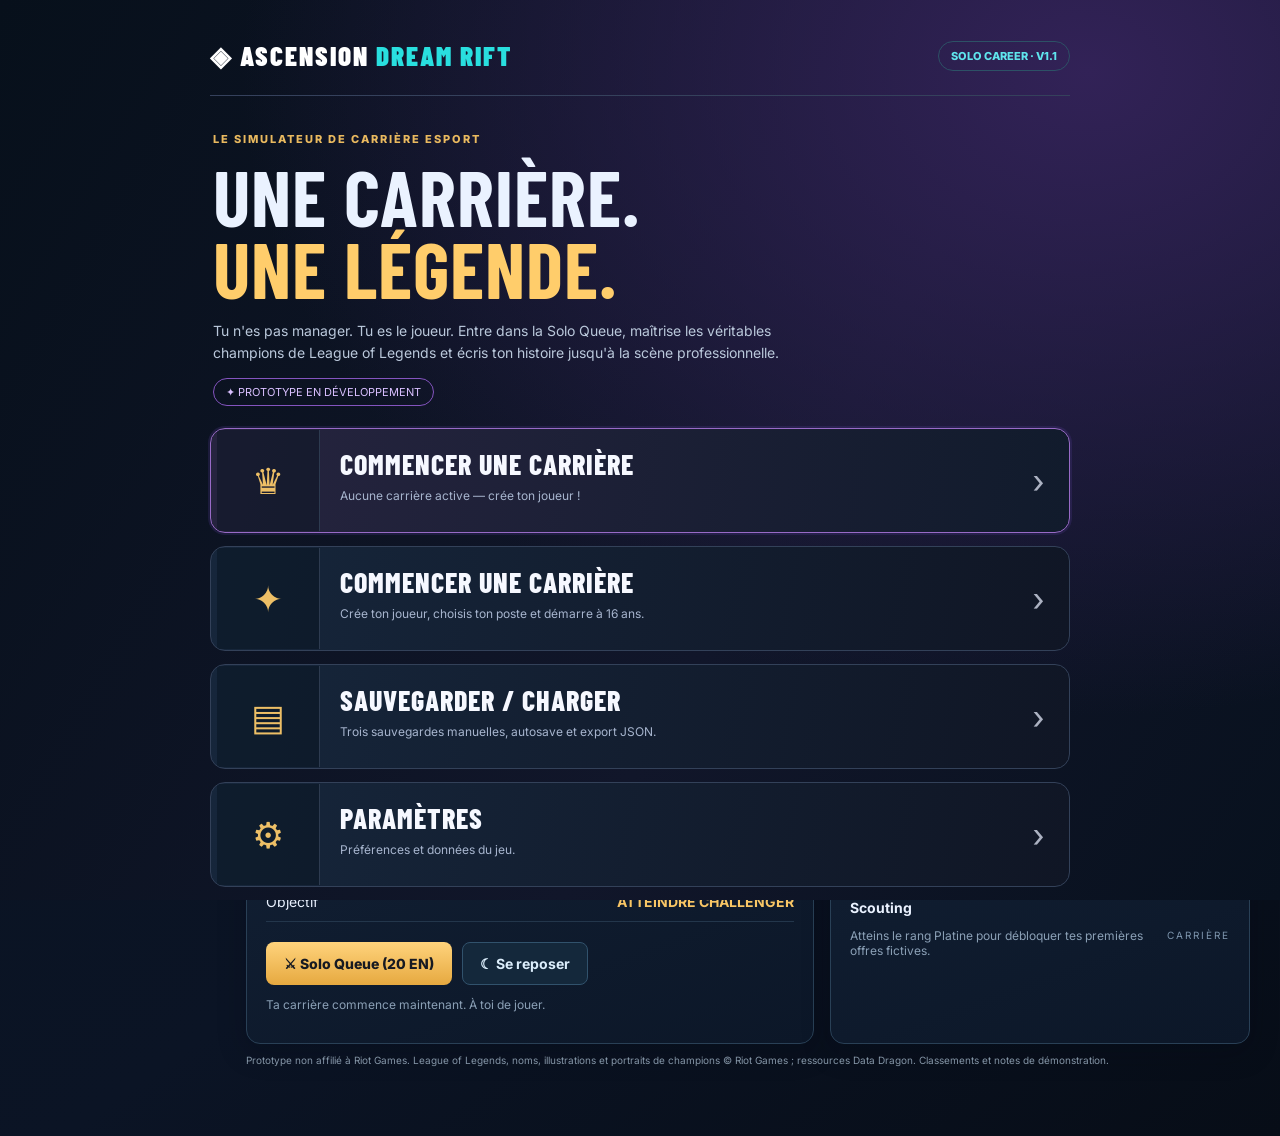
<file: v4-test.html>
<!doctype html><html lang="fr"><head><meta charset="UTF-8"><meta name="viewport" content="width=device-width, initial-scale=1"><title>Ascension Dream Rift — V4 test jouable</title><style>
@import url('https://fonts.googleapis.com/css2?family=Barlow+Condensed:wght@500;600;700;800;900&family=Inter:wght@400;500;600;700;800&display=swap');
:root{font-family:Inter,Arial,sans-serif;color:#eaf2ff;background:#080f1b;font-size:14px}*{box-sizing:border-box}body{margin:0;background:linear-gradient(145deg,#081320,#0b1425 58%,#070d17);min-height:100vh}button,input,select{font:inherit}button{cursor:pointer}button:disabled{opacity:.5;cursor:not-allowed} .app{display:flex;min-height:100vh}.sidebar{width:216px;min-width:216px;border-right:1px solid #223247;background:#091521;padding:27px 16px;position:sticky;top:0;height:100vh}.brand{font:900 27px 'Barlow Condensed',sans-serif;letter-spacing:2px;color:white}.brand em{font-style:normal;color:#29dfdf}.small{font-size:10px;letter-spacing:2px;color:#7d95ad;text-transform:uppercase}.sidelink{border:1px solid transparent;background:none;width:100%;text-align:left;color:#8ea2b9;padding:13px;border-radius:9px;margin:4px 0}.sidelink:hover,.sidelink.active{background:#12263a;border-color:#28506c;color:#ffca65}.main{flex:1;min-width:0;padding:22px 30px 60px;max-width:1600px;margin:auto}.top{display:flex;align-items:center;justify-content:space-between;gap:15px;margin-bottom:22px}.eyebrow{color:#e9b95f;letter-spacing:2px;font-size:11px;font-weight:800;text-transform:uppercase}h1,h2,h3{font-family:'Barlow Condensed',sans-serif;letter-spacing:1px;margin:0}h1{font-size:35px;text-transform:uppercase}h2{font-size:25px}h3{font-size:19px}.muted{color:#8ba0b6}.pill{display:inline-block;border:1px solid #2d5166;border-radius:30px;color:#5fe5ed;padding:7px 12px;font-size:11px;font-weight:800}.card{background:linear-gradient(160deg,#132237,#0c1728);border:1px solid #294056;border-radius:14px;padding:19px;box-shadow:0 8px 28px #02081340}.hero{min-height:345px;border:1px solid #34506b;border-radius:17px;overflow:hidden;position:relative;background:linear-gradient(90deg,#0a1525 0%,#0c1829 42%,#101d34a0 76%),url('https://images.unsplash.com/photo-1542751371-adc38448a05e?w=1400&q=80') center/cover;display:flex;align-items:center;padding:35px;margin-bottom:17px}.hero:after{content:'';position:absolute;inset:0;background:linear-gradient(90deg,#081321f0,#08132199 65%,transparent);pointer-events:none}.hero-inner{position:relative;z-index:1;max-width:550px}.hero h2{font-size:59px;line-height:.94;margin:12px 0}.hero h2 span{color:#fac45d}.hero p{line-height:1.7;color:#b7c9dd;max-width:480px}.gold{background:linear-gradient(#ffd37c,#e6a940);color:#171a22;font-weight:800;border:none;border-radius:8px;padding:13px 18px}.ghost{background:#14283b;color:#dceefc;border:1px solid #31526c;border-radius:8px;padding:12px 17px;font-weight:700}.actions{display:flex;gap:10px;flex-wrap:wrap;margin-top:20px}.stats{display:grid;grid-template-columns:repeat(4,1fr);gap:12px;margin:15px 0}.num{font-size:27px;font-weight:800;color:#fff;margin-top:7px}.cyan{color:#36dfeb}.goldtext{color:#f8c665}.grid{display:grid;grid-template-columns:1.35fr 1fr;gap:16px}.sectiontitle{display:flex;justify-content:space-between;align-items:center;margin-bottom:15px}.bar{height:7px;border-radius:50px;background:#25344a;overflow:hidden}.fill{height:100%;background:linear-gradient(90deg,#14b3ca,#47f0f7);border-radius:40px}.goldfill{background:linear-gradient(90deg,#d39134,#ffd177)}.line{padding:11px 0;border-bottom:1px solid #23364b;display:flex;justify-content:space-between;gap:12px;align-items:center}.line:last-child{border-bottom:0}.tag{font-size:10px;background:#133b47;color:#4eebee;padding:5px 8px;border-radius:6px}.note{font-size:12px;color:#8ba0b6}.tabs{display:flex;flex-wrap:wrap;gap:8px;margin:12px 0 18px}.tabs button{background:#15273b;border:1px solid #2d4054;border-radius:8px;color:#b6c6d9;padding:9px 14px}.tabs button.active{background:#ffd06b;color:#18202c;border-color:#ffd06b}.training{display:grid;grid-template-columns:repeat(3,minmax(0,1fr));gap:13px}.traincard{padding:17px}.traincard h3{margin:10px 0}.traincard p{font-size:12px;min-height:36px;color:#94acc1}.rankrow{display:grid;grid-template-columns:35px 1fr 100px 75px;align-items:center;gap:10px;padding:13px;border-bottom:1px solid #23374c}.rankrow.me{background:#1b3b48}.rankrow strong{color:#ffd16b}.tabcontent{display:none}.tabcontent.active{display:block}.player{display:flex;gap:13px;align-items:center}.portrait{width:56px;height:60px;object-fit:cover;border-radius:8px;border:1px solid #416079}.search{padding:11px 13px;border:1px solid #2c4861;background:#0a1523;border-radius:8px;color:white;min-width:180px}.select{padding:11px;border:1px solid #2c4861;background:#0a1523;border-radius:8px;color:white}.modal{position:fixed;inset:0;background:#02060be8;z-index:50;display:flex;align-items:center;justify-content:center;padding:20px}.modal .card{width:100%;max-width:450px}.formfield{display:block;width:100%;margin:9px 0 14px;padding:12px;background:#0a1423;color:#fff;border:1px solid #385168;border-radius:8px}.bottomnav{display:none}.toast{position:fixed;bottom:25px;right:25px;padding:14px 20px;border-radius:9px;background:#164856;border:1px solid #3ab5bb;color:white;z-index:90;display:none}.photo-credit{font-size:10px;color:#8495a6;margin-top:10px}
@media(max-width:900px){.sidebar{display:none}.main{padding:15px 14px 90px}.hero{padding:25px;min-height:320px}.hero h2{font-size:45px}.stats{grid-template-columns:repeat(2,1fr)}.grid{grid-template-columns:1fr}.training{grid-template-columns:repeat(2,minmax(0,1fr))}.bottomnav{display:flex;position:fixed;bottom:0;left:0;right:0;background:#0b1829;border-top:1px solid #2d465d;z-index:20;justify-content:space-around;padding:9px 2px env(safe-area-inset-bottom)}.bottomnav button{border:0;background:none;color:#a0b3c9;font-size:10px;padding:7px}.bottomnav button.active{color:#ffcb62}.top h1{font-size:27px}}@media(max-width:420px){.training{grid-template-columns:1fr}.hero h2{font-size:39px}.rankrow{grid-template-columns:22px 1fr 62px 45px;font-size:11px}.stats{gap:8px}.card{padding:14px}}
.landing{position:fixed;inset:0;overflow:auto;z-index:40;background:radial-gradient(ellipse at 85% 8%,#322257 0%,transparent 55%),linear-gradient(120deg,#07101b,#11162a 60%,#08111e);padding:25px 16px 45px}.landing-body{max-width:860px;margin:auto}.landing-top{display:flex;justify-content:space-between;align-items:center;padding:14px 0 23px;border-bottom:1px solid #35415c;gap:8px}.landing-intro{padding:36px 3px 22px}.landing-intro h2{font-size:clamp(43px,7vw,78px);line-height:.92;margin:15px 0}.landing-intro h2 span{color:#ffcd6b}.landing-intro p{color:#bac8db;max-width:570px;line-height:1.6}.landing-menu{display:grid;gap:13px}.landing-choice{display:flex;align-items:stretch;min-height:105px;text-align:left;width:100%;border-radius:15px;border:1px solid #334159;background:linear-gradient(100deg,#16263b,#101625);color:#f6f8ff;overflow:hidden;transition:border-color .2s}.landing-choice:hover{border-color:#f5c56c}.landing-choice.featured{border-color:#986ac6;background:linear-gradient(100deg,#26243f,#111b2c);box-shadow:0 0 0 2px #6b47b72e}.choice-icon{min-width:103px;background:#06111d71;border-right:1px solid #2d3b50;display:grid;place-items:center;color:#edbf66;font-size:36px}.choice-txt{padding:17px 20px;flex:1;min-width:0}.choice-txt b{display:block;font:800 28px 'Barlow Condensed';letter-spacing:1px}.choice-txt span{display:block;color:#a7b5ce;font-size:12px;margin-top:7px}.choice-arrow{font-size:34px;color:#acb2c2;margin:auto 19px}.landing-foot{text-align:center;color:#74859b;font-size:10px;margin:26px auto}.modal-close{float:right;color:#abc5d7;border:0;background:transparent;font-size:27px}.slot{display:flex;flex-wrap:wrap;gap:9px;align-items:center;justify-content:space-between;background:#0b1b2f;border:1px solid #304962;border-radius:10px;padding:13px;margin:9px 0}.slot-actions{display:flex;gap:6px}.slot-actions button{padding:8px}.save-help{color:#a7bad0;font-size:12px;line-height:1.65}.champ-grid{display:grid;grid-template-columns:repeat(auto-fill,minmax(115px,1fr));gap:10px}.champ-option{background:#0a1929;border:1px solid #2b4056;border-radius:11px;padding:10px 7px;display:flex;flex-direction:column;align-items:center;gap:7px;color:white}.champ-option.selected{border:2px solid #faca65;background:#29283e}.champ-option img{width:82px;height:82px;border-radius:9px;object-fit:cover;background:#22344b}.champ-banner{border-radius:12px;min-height:165px;padding:15px;display:flex;align-items:flex-end;background:linear-gradient(90deg,#071321 10%,#142238a0),var(--champ-splash,none) center 30%/cover;border:1px solid #3d536b;margin:15px 0}.champ-banner strong{font:800 34px 'Barlow Condensed'}.tag-purple{display:inline-block;border:1px solid #8454bf;color:#d9c0ff;border-radius:25px;padding:6px 12px;font-size:11px}@media(max-width:600px){.landing{padding:10px 13px 34px}.landing-choice{min-height:86px}.choice-icon{min-width:68px;font-size:27px}.choice-txt{padding:12px 9px}.choice-txt b{font-size:22px}.choice-txt span{font-size:11px}.choice-arrow{margin:auto 9px}.champ-grid{grid-template-columns:repeat(3,minmax(0,1fr));gap:7px}.champ-option img{width:100%;height:auto;aspect-ratio:1}}
/* V1.2 - photorealistic avatar selection and real LoL rank crests */
.creation-overlay{z-index:64;align-items:center}.creation-card{width:min(860px,100%)!important;max-width:860px!important;max-height:93dvh;overflow:auto;padding:27px!important;border:1px solid #536785;background:linear-gradient(145deg,#12263c,#0c1626);box-shadow:0 25px 95px #010710bf}
.creation-card h1{font-size:clamp(33px,5vw,51px);margin:8px 0}.creator-lead{max-width:600px;line-height:1.6}.creator-columns{display:grid;grid-template-columns:.83fr 1.4fr;gap:25px;margin-top:21px}.creator-profile{text-align:center;background:linear-gradient(160deg,#152d47,#0a1425);border:1px solid #314b66;border-radius:15px;padding:19px;align-self:start;position:sticky;top:0}.creator-portrait{position:relative;aspect-ratio:4/5;max-height:300px;overflow:hidden;border-radius:13px;border:2px solid #be965b;background:#102238;margin:auto}.creator-portrait:after{content:'';position:absolute;inset:55% 0 0;background:linear-gradient(transparent,#101f31b8);pointer-events:none}.creator-portrait img{width:100%;height:100%;object-fit:cover;object-position:center 34%}.creator-profile h2{font-size:36px;margin-top:6px;overflow-wrap:anywhere}.creator-meta{display:flex;flex-wrap:wrap;gap:6px;justify-content:center;margin:9px 0}.creator-meta span{font-size:10px;border:1px solid #3c5873;border-radius:6px;padding:5px 7px;color:#c7daed}.creator-label{letter-spacing:2px;color:#f5c56c;font-size:11px;font-weight:800;margin:0 0 11px}.creator-field-label{color:#b9c7d8;font-weight:700;font-size:12px}.creator-fields .formfield{margin:7px 0 0}.gender-buttons{display:grid;grid-template-columns:1fr 1fr;gap:9px}.gender-buttons button{border:1px solid #34506a;background:#0a1627;border-radius:9px;color:#c0d1e4;padding:11px;font-weight:800}.gender-buttons button.selected{background:#44381f;color:#ffd078;border-color:#f3ba58}.avatar-choices{display:grid;grid-template-columns:repeat(6,minmax(0,1fr));gap:8px}.avatar-choice{display:block;position:relative;aspect-ratio:1;border:2px solid #34485e;border-radius:10px;overflow:hidden;background:#12233a;padding:0}.avatar-choice.selected{border-color:#ffcd6a;box-shadow:0 0 0 2px #e5a94648}.avatar-choice img{display:block;width:100%;height:100%;object-fit:cover}.avatar-choice.selected:after{content:'✓';position:absolute;right:3px;bottom:3px;background:#ffc665;color:#172032;font-size:11px;font-weight:900;border-radius:30px;width:18px;height:18px;display:grid;place-items:center}.creator-random{margin-top:9px;padding:9px 12px;font-size:12px}.create-submit{width:100%;margin-top:20px;padding:16px;letter-spacing:1px}.dashboard-avatar{width:67px;height:75px;object-fit:cover;border:2px solid #ad854b;border-radius:10px;background:#22364b}.player-stat-card,.rank-stat-card{display:flex;align-items:center;gap:13px}.mini-rank-crest{height:84px;width:75px;object-fit:contain;filter:drop-shadow(0 2px 8px #0008)}.rank-stat-card .num{font-size:23px}.promotion-modal{position:fixed;inset:0;z-index:110;display:flex;justify-content:center;align-items:center;overflow:auto;padding:20px;background:radial-gradient(ellipse at center,#1c365ad9,#050c19f8 70%);backdrop-filter:blur(9px)}.promotion-inner{position:relative;text-align:center;z-index:1;width:min(650px,100%);padding:23px 16px 34px;border:1px solid #ca9b51;border-radius:20px;background:linear-gradient(155deg,#172b45ec,#091322ef);box-shadow:0 0 65px #edc15d25,0 25px 100px #000b}.promotion-kicker{font-size:14px;color:#ffcc70}.promotion-title{font:900 clamp(39px,8vw,72px)/1.04 'Barlow Condensed',sans-serif;letter-spacing:3px;color:#ffda82;text-shadow:0 0 28px #d7a35188;margin:8px 0 16px}.promotion-crests{display:flex;align-items:center;justify-content:center;gap:7px;padding:4px 0 19px}.promotion-crests>div{position:relative;display:flex;flex-direction:column;align-items:center;gap:10px;min-width:0}.promotion-crests img{height:clamp(118px,28vw,202px);width:clamp(113px,26vw,200px);object-fit:contain;position:relative;z-index:2;filter:drop-shadow(0 10px 19px #0009)}.promotion-rank-old{opacity:.48;animation:oldRankSlide 1s both}.promotion-rank-new{animation:rankReveal 1.25s cubic-bezier(.14,.86,.31,1.3) both}.promotion-rank-new img{filter:drop-shadow(0 0 30px #fad176a8)}.promotion-crests span{font:800 clamp(17px,4vw,27px) 'Barlow Condensed',sans-serif;letter-spacing:2px;color:#fff}.promotion-divider{font-size:32px;color:#ffce70;align-self:center;animation:rankFlash 1.5s infinite alternate}.promotion-glow{position:absolute;inset:12% 0 20%;border-radius:100%;background:#ffd06c65;filter:blur(50px);animation:rankFlash 1s infinite alternate}.promotion-aurora{pointer-events:none;position:absolute;inset:0;background:radial-gradient(circle at 50% 43%,#eeb64b36,transparent 38%);animation:rankFlash 1.6s infinite alternate}.promotion-caption{color:#bbcee6;letter-spacing:2px;font-size:12px;font-weight:800;margin-bottom:21px}.promotion-inner .gold{font-size:13px;letter-spacing:1px;padding:15px 22px}@keyframes rankReveal{from{transform:scale(.35) translateY(42px) rotate(-13deg);opacity:0;filter:brightness(3)}60%{opacity:1}to{transform:scale(1) translateY(0) rotate(0);opacity:1;filter:brightness(1)}}@keyframes oldRankSlide{from{transform:translateX(40px) scale(1.1);opacity:1}to{transform:translateX(0) scale(.84);opacity:.48}}@keyframes rankFlash{from{opacity:.45}to{opacity:1}}@media(max-width:740px){.creation-overlay{padding:8px}.creation-card{padding:17px!important;max-height:96dvh}.creator-columns{grid-template-columns:1fr;gap:15px}.creator-profile{display:grid;grid-template-columns:100px 1fr;align-items:center;gap:3px 13px;text-align:left;position:static;padding:11px}.creator-portrait{grid-row:span 4;width:100px;height:126px;margin:0}.creator-profile .eyebrow{font-size:10px}.creator-profile h2{font-size:29px}.creator-profile .note{font-size:10px;line-height:1.35}.creator-meta{justify-content:start}.avatar-choices{gap:7px}.player-stat-card,.rank-stat-card{gap:9px}.dashboard-avatar{width:55px;height:66px}.mini-rank-crest{width:58px;height:69px}.rank-stat-card .num,.player-stat-card .num{font-size:19px}}@media(prefers-reduced-motion:reduce){.promotion-modal *{animation:none!important}}
.choice-icon.has-photo{background-position:center;background-size:cover;background-repeat:no-repeat}.save-slot-player{display:flex;align-items:center;gap:11px}.save-slot-avatar{width:44px;height:51px;object-fit:cover;border-radius:8px;border:1px solid #f8ca77}.save-slot-player .note{margin:6px 0 0}
/* V2 TEST — pro roster portrait treatments and prominent SoloQ rank */
.avatar-choice{aspect-ratio:3/4;border-radius:12px;isolation:isolate;background:radial-gradient(circle at 50% 20%,#385678,#090f1a 78%)}
.avatar-choice img{object-position:center 13%;filter:contrast(1.07) saturate(.87)}
.avatar-choice:before,.creator-portrait:after{content:"";position:absolute;z-index:2;left:-5%;right:-5%;bottom:-2%;height:39%;pointer-events:none;background:linear-gradient(100deg,transparent 9%,#224268 11%,#071425 29%,#0c2748 50%,#06101e 74%,#224268 89%,transparent 91%);clip-path:polygon(9% 27%,30% 7%,40% 0,50% 17%,60% 0,70% 7%,91% 27%,100% 100%,0 100%);border-bottom:3px solid #e7b75b}
.avatar-choice:before{height:36%}
.creator-portrait{position:relative;overflow:hidden;isolation:isolate}
.creator-portrait:after{height:34%}
.avatar-choice.selected{box-shadow:0 0 0 2px #e5a94670,0 0 21px #e6b75839}
.avatar-choice:hover{transform:translateY(-3px);border-color:#eac36c}
.rank-stat-card{min-height:178px;position:relative;overflow:hidden;gap:20px;border-color:#9a7440;background:radial-gradient(ellipse at 10% 35%,#644a2a66,transparent 55%),linear-gradient(160deg,#18273e,#0c1728)}
.rank-stat-card:after{content:"";position:absolute;inset:0;pointer-events:none;border-radius:14px;box-shadow:inset 0 0 28px #c49e2b1a}
.rank-stat-card .mini-rank-crest{height:clamp(125px,12vw,174px);width:clamp(112px,11vw,150px);flex-shrink:0;filter:drop-shadow(0 0 15px #d4a55662)}
.rank-stat-card .num{font-size:clamp(26px,3vw,39px);line-height:1.12;white-space:nowrap}
.rank-stat-card .small{letter-spacing:2px;font-weight:800;color:#f7d28b}
.rank-stat-card .note{font-weight:800;font-size:16px;color:#f2e3c4}
.promotion-modal{background:radial-gradient(ellipse at center,#203453ef,#030916fa 73%)}
.promotion-inner{width:min(790px,100%);border:2px solid #e3b66c;box-shadow:0 0 120px #d9a65436,0 35px 110px #000e;animation:v2Entrance .8s cubic-bezier(.17,.67,.29,1.18) both}
.promotion-rank-new img{animation:v2Crest 1.5s ease-out both;filter:drop-shadow(0 0 30px #ffd472c9)}
.promotion-rank-new{animation:rankReveal 1.25s cubic-bezier(.14,.86,.31,1.3) both}
.promotion-inner:after{content:"✦       ✦      ✧        ✦       ✧      ✦";position:absolute;left:0;right:0;top:30%;font-size:30px;letter-spacing:28px;color:#ffd88499;pointer-events:none;animation:v2Sparks 2.5s ease-out both}
@keyframes v2Entrance{from{transform:scale(.7) translateY(45px);opacity:0;filter:blur(10px)}to{transform:scale(1) translateY(0);opacity:1;filter:blur(0)}}
@keyframes v2Crest{0%{transform:scale(.2) rotate(-18deg);opacity:0}45%{transform:scale(1.25) rotate(4deg);opacity:1}70%{transform:scale(.94)}100%{transform:scale(1)}}
@keyframes v2Sparks{0%{opacity:0;transform:scale(.4) translateY(40px)}35%{opacity:1}100%{opacity:0;transform:scale(1.8) translateY(-65px)}}
@media(max-width:800px){.rank-stat-card{min-height:142px}.rank-stat-card .mini-rank-crest{width:95px;height:112px}.rank-stat-card .num{font-size:25px}.promotion-inner:after{letter-spacing:7px;font-size:16px}}
@media(prefers-reduced-motion:reduce){.promotion-inner,.promotion-inner:after,.promotion-rank-new img{animation:none!important}}

/* V3 fixes */
.avatar-choice:before,.creator-portrait:after{display:none!important}
.avatar-choice{aspect-ratio:3/4}
.avatar-choice img,.creator-portrait img{object-fit:cover;object-position:center center}
.rank-stat-card{min-width:0;min-height:160px;gap:10px;padding:15px}
.rank-stat-card>div{min-width:0;flex:1}
.rank-stat-card .mini-rank-crest{flex:0 0 100px;width:100px;height:115px;object-fit:contain}
.rank-stat-card .num{font-size:clamp(20px,2vw,30px);white-space:normal;overflow-wrap:normal;line-height:1.05}
.rank-stat-card .small{font-size:10px}
.rank-stat-card .note{font-size:14px}
.practice-layout{display:grid;grid-template-columns:minmax(0,1.7fr) minmax(285px,.9fr);gap:16px;align-items:start}
.practice-layout .training{display:grid;grid-template-columns:repeat(2,minmax(0,1fr));gap:12px}
.live-attributes{position:sticky;top:16px}
.skill-row{padding:8px 9px;border-radius:8px;transition:background .3s}
.skill-row.gain{animation:statRise 1.5s ease-out}
#training-feedback{min-height:24px;margin-top:12px;color:#fbd480;font-weight:900;font-size:17px}
#training-feedback.pop{animation:statRise 1.2s ease-out}
@keyframes statRise{0%{background:#d5a43b70;box-shadow:0 0 20px #f3ce6380;transform:scale(1.03)}100%{background:transparent;box-shadow:none;transform:scale(1)}}
@media(max-width:1100px){.practice-layout{grid-template-columns:1fr}.live-attributes{position:static}.rank-stat-card .mini-rank-crest{flex-basis:76px;width:76px;height:94px}}
@media(max-width:650px){.practice-layout .training{grid-template-columns:1fr}.rank-stat-card .num{font-size:22px}}
/* V4 official LoL crest image sizing */
.rank-stat-card .mini-rank-crest{object-fit:contain;object-position:center;filter:drop-shadow(0 0 11px #d4a55670)}
.promotion-crests img{object-fit:contain;object-position:center}
</style></head><body><div class="landing" id="landing"><div class="landing-body"><div class="landing-top"><div class="brand">◈ ASCENSION <em>DREAM RIFT</em></div><span class="pill">SOLO CAREER · V1.1</span></div><div class="landing-intro"><div class="eyebrow">LE SIMULATEUR DE CARRIÈRE ESPORT</div><h2>UNE CARRIÈRE.<br><span>UNE LÉGENDE.</span></h2><p>Tu n'es pas manager. Tu es le joueur. Entre dans la Solo Queue, maîtrise les véritables champions de League of Legends et écris ton histoire jusqu'à la scène professionnelle.</p><span class="tag-purple">✦ PROTOTYPE EN DÉVELOPPEMENT</span></div><div class="landing-menu"><button class="landing-choice featured" onclick="continueCareer()"><span class="choice-icon" id="menu-profile-photo">♛</span><span class="choice-txt"><b id="continue-title">CONTINUER MA CARRIÈRE</b><span id="continue-subtitle">Reprendre ta dernière partie.</span></span><span class="choice-arrow">›</span></button><button class="landing-choice" onclick="newCareerPrompt()"><span class="choice-icon">✦</span><span class="choice-txt"><b>COMMENCER UNE CARRIÈRE</b><span>Crée ton joueur, choisis ton poste et démarre à 16 ans.</span></span><span class="choice-arrow">›</span></button><button class="landing-choice" onclick="showSaves()"><span class="choice-icon">▤</span><span class="choice-txt"><b>SAUVEGARDER / CHARGER</b><span>Trois sauvegardes manuelles, autosave et export JSON.</span></span><span class="choice-arrow">›</span></button><button class="landing-choice" onclick="showSettings()"><span class="choice-icon">⚙</span><span class="choice-txt"><b>PARAMÈTRES</b><span>Préférences et données du jeu.</span></span><span class="choice-arrow">›</span></button></div><div class="landing-foot">ASCENSION DREAM RIFT · FAN GAME NON OFFICIEL · NON AFFILIÉ À RIOT GAMES</div></div></div><div class="app"><aside class="sidebar"><div class="brand">◈ ASCENSION <em>RIFT</em></div><p class="small">Your journey. Your legacy.</p><div style="height:30px"></div><div class="small">Carrière</div><div id="side"></div><hr style="border:0;border-top:1px solid #223247;margin-top:30px"><p class="note">Prototype V1 · Solo Career<br>Non affilié à Riot Games</p></aside><main class="main"><header class="top"><div><div class="eyebrow">MOBA · PRO PLAYER CAREER</div><h1 id="pagetitle">Tableau de bord</h1></div><div><button class="ghost" onclick="showSaves()">▤ Sauver</button> <button class="ghost" onclick="openMenu()">☰ Menu</button> <span class="pill" id="season">SAISON 2026 · S1</span></div></header>
<section id="home" class="tabcontent active"><div class="hero"><div class="hero-inner"><div class="eyebrow">✦ LE PARCOURS VERS LE SOMMET COMMENCE ICI</div><h2>TON TALENT.<br><span>TA LÉGENDE.</span></h2><p>De jeune espoir à superstar mondiale. Entraîne ton joueur, grimpe en SoloQ, gagne en réputation et décroche un contrat dans la scène professionnelle.</p><div class="actions"><button class="gold" onclick="go('practice')">⚡ COMMENCER L'ENTRAÎNEMENT →</button><button class="ghost" onclick="simulate()">▶ JOUER UN MATCH</button></div></div></div>
<div class="stats"><div class="card player-stat-card"><img id="dashboard-avatar" class="dashboard-avatar" alt="Avatar du joueur"><div><div class="small">Ton joueur</div><div class="num" id="n-name">SKYEN</div><div class="note" id="n-role">MID · 16 ANS</div><button class="ghost" style="margin-top:8px;padding:7px 10px;font-size:11px" onclick="showAvatarChange()">Modifier mon avatar</button></div></div><div class="card rank-stat-card"><img id="dashboard-rank-crest" class="mini-rank-crest" alt="Emblème du rang League of Legends"><div><div class="small">Rang Solo Queue</div><div class="num goldtext" id="n-rank">BRONZE IV</div><div class="note" id="n-lp">0 LP</div></div></div><div class="card"><div class="small">Note générale</div><div class="num cyan" id="n-ovr">43 OVR</div><div class="note">Potentiel en progression</div></div><div class="card"><div class="small">Notoriété</div><div class="num" id="n-fans">120</div><div class="note">Abonnés</div></div></div>
<div class="grid"><div class="card"><div class="sectiontitle"><h2>◈ TON PARCOURS</h2><span class="tag">CARRIÈRE SOLO</span></div><div class="line"><span>Énergie</span><strong id="energytext"></strong></div><div class="bar"><div class="fill" id="energybar"></div></div><div class="line"><span>Forme / mental</span><strong id="mentaltext"></strong></div><div class="line"><span>Équipe actuelle</span><b id="contract">FREE AGENT</b></div><div class="line"><span>Champion joué</span><b id="profile-champ">AHRI</b></div><div class="line"><span>Objectif</span><b class="goldtext">ATTEINDRE CHALLENGER</b></div><div class="actions"><button class="gold" onclick="simulate()">⚔ Solo Queue (20 EN)</button><button class="ghost" onclick="rest()">☾ Se reposer</button></div><p class="note" id="matchmsg">Ta carrière commence maintenant. À toi de jouer.</p></div><div class="card"><div class="sectiontitle"><h2>◈ RIFT FEED</h2><span class="tag">ACTUALITÉS</span></div><div class="line"><div><b>T1 · Faker</b><p class="note">La légende coréenne inspire une nouvelle génération de midlaners.</p></div><span class="small">MONDE</span></div><div class="line"><div><b>LEC · G2 Esports</b><p class="note">Les meilleurs clubs européens sont sur ta liste de rêve.</p></div><span class="small">EUROPE</span></div><div class="line"><div><b>Scouting</b><p class="note">Atteins le rang Platine pour débloquer tes premières offres fictives.</p></div><span class="small">CARRIÈRE</span></div></div></div></section>
<section id="practice" class="tabcontent"><div class="sectiontitle"><h2>DEVIENS INCONTOURNABLE</h2><span class="pill" id="pracenergy">100 EN</span></div><div class="tabs"><button class="active" onclick="practiceTab('activities',this)">ENTRAÎNEMENT + ATTRIBUTS</button><button onclick="practiceTab('champions',this)">CHAMPIONS</button></div><div class="practice-layout" id="practice-layout"><div id="activities" class="training"></div><div id="attributes" class="card live-attributes"></div></div><div id="training-feedback" role="status" aria-live="polite"></div><div id="champions" style="display:none" class="card"><h2>CHAMPION POOL</h2><p class="muted">Choisis un véritable champion de League of Legends pour les matchs classés.</p><div id="champ-selected"></div><div class="tabs" id="role-filters"></div><div id="champ-list" class="champ-grid"></div></div></section>
<section id="standings" class="tabcontent"><div class="sectiontitle"><h2>LE MONDE DE L'ESPORT</h2><span class="pill">ÉQUIPES RÉELLES · CLASSEMENT DÉMO</span></div><div class="tabs"><button class="active" onclick="league('Europe',this)">EUROPE</button><button onclick="league('Korea',this)">CORÉE</button><button onclick="league('China',this)">CHINE</button></div><div class="card"><div class="small">Classement illustratif — pas des résultats officiels</div><div id="ranking"></div></div></section>
<section id="life" class="tabcontent"><div class="grid"><div class="card"><div class="eyebrow">OFF THE RIFT</div><h2>LA VIE D'UN FUTUR PRO</h2><p class="muted">Gère ta réputation, tes streams et ta fatigue. Tu restes le joueur, jamais le manager.</p><div class="line"><span>Followers</span><b class="cyan" id="life-fans"></b></div><div class="line"><span>Cash</span><b id="life-cash"></b></div><div class="line"><span>Réputation</span><b id="life-rep"></b></div><div class="actions"><button class="gold" onclick="stream()">🎥 LANCER UN STREAM (15 EN)</button><button class="ghost" onclick="rest()">☾ SE REPOSER</button></div></div><div class="card"><h2>◈ CONTRATS PROFESSIONNELS</h2><p class="muted">Tu peux rejoindre une équipe professionnelle lorsque ta réputation et ton rang deviennent suffisants.</p><div class="line"><span>Première offre</span><span class="tag">PLATINE REQUIS</span></div><div class="line"><span>Contrat en cours</span><strong id="life-team">LIBRE</strong></div><p class="note">Les offres sont fictives dans cette première version. Les clubs affichés dans le classement sont réels.</p></div></div></section>
<section id="stats" class="tabcontent"><div class="stats"><div class="card"><div class="small">Matchs joués</div><div class="num" id="s-games"></div></div><div class="card"><div class="small">Victoires</div><div class="num cyan" id="s-wins"></div></div><div class="card"><div class="small">Winrate</div><div class="num" id="s-wr"></div></div><div class="card"><div class="small">LP</div><div class="num goldtext" id="s-lp"></div></div></div><div class="card"><h2>🏆 TROPHÉES À CONQUÉRIR</h2><div class="training" style="margin-top:15px"><div class="card">◇ PREMIÈRE VICTOIRE<br><span class="note" id="ach1">À débloquer</span></div><div class="card">✦ 10 MATCHS<br><span class="note" id="ach2">À débloquer</span></div><div class="card">♛ CHALLENGER<br><span class="note">À débloquer</span></div></div><h2 style="margin-top:24px">DERNIERS MATCHS</h2><div id="history"></div></div></section>
<p class="photo-credit">Prototype non affilié à Riot Games. League of Legends, noms, illustrations et portraits de champions © Riot Games ; ressources Data Dragon. Classements et notes de démonstration.</p></main></div><nav class="bottomnav" id="bottom"></nav><div class="promotion-modal" id="promotion-modal" role="dialog" aria-modal="true" aria-labelledby="promotion-title" style="display:none">
<div class="promotion-aurora"></div><div class="promotion-inner">
<div class="eyebrow promotion-kicker">✦ ASCENSION ACCOMPLIE ✦</div>
<div class="promotion-title" id="promotion-title">PROMOTION !</div>
<div class="promotion-crests"><div class="promotion-rank-old"><img id="promotion-old-icon" alt="Ancien emblème de rang"><span id="promotion-old-label">BRONZE IV</span></div>
<div class="promotion-divider">➜</div><div class="promotion-rank-new"><div class="promotion-glow"></div><img id="promotion-new-icon" alt="Nouvel emblème de rang"><span id="promotion-new-label">BRONZE III</span></div></div>
<div class="promotion-caption" id="promotion-caption">UNE ÉTAPE DE PLUS VERS LE SOMMET.</div>
<button class="gold" onclick="closePromotion()">CONTINUER MA CARRIÈRE →</button>
</div></div><div class="toast" id="toast"></div><div class="modal creation-overlay" id="newModal" style="display:none"><div class="card creation-card">
<button class="modal-close" onclick="closeModal('newModal')" aria-label="Fermer">×</button>
<div class="eyebrow">◆ NOUVELLE CARRIÈRE · PLAYER CREATOR</div><h1>CRÉE TA <span class="goldtext">LÉGENDE</span></h1>
<p class="muted creator-lead">Tout commence par ton identité. Choisis ton visage, ton poste et écris ton histoire sur la scène esport.</p>
<div class="creator-columns"><div class="creator-profile">
<div class="creator-portrait"><img id="creator-preview-image" alt="Portrait de l'avatar sélectionné" src="https://randomuser.me/api/portraits/men/14.jpg"></div>
<div class="eyebrow" style="margin-top:12px">TA FUTURE STAR</div><h2 id="creator-preview-name">SKYEN</h2>
<div class="creator-meta"><span id="creator-preview-role">MIDLANER</span><span>16 ANS</span><span>FREE AGENT</span></div>
<p class="note">Portrait de démonstration avec tenue e-sport fictive. Ton choix est sauvegardé.</p></div>
<div class="creator-fields"><div class="creator-label">01 / TON IDENTITÉ</div>
<label class="creator-field-label" for="pseudo">Pseudo du joueur</label>
<input id="pseudo" class="formfield" value="SkyeN" maxlength="20" autocomplete="off" oninput="refreshAvatarPreview()">
<div class="creator-label" style="margin-top:15px">02 / TON PERSONNAGE</div>
<div class="gender-buttons" role="group" aria-label="Présentation de l'avatar">
<button class="selected" id="gender-man" onclick="pickGender('man')">♂ Homme</button>
<button id="gender-woman" onclick="pickGender('woman')">♀ Femme</button></div>
<p class="note" style="margin:9px 0">Choisis parmi 12 portraits illustrés de joueurs e-sport avec des maillots fictifs.</p>
<div class="avatar-choices" id="avatarChoices"></div>
<button class="creator-random ghost" onclick="randomAvatar()">⤨ Avatar aléatoire</button>
<div class="creator-label" style="margin-top:19px">03 / TON POSTE</div>
<label class="creator-field-label" for="role">Rôle principal</label><select id="role" class="formfield" onchange="refreshAvatarPreview()"><option>MID</option><option>TOP</option><option>JUNGLE</option><option>ADC</option><option>SUPPORT</option></select>
<button id="creator-submit" class="gold create-submit" onclick="createGame()">COMMENCER MA CARRIÈRE →</button><button id="avatar-update" class="gold create-submit" style="display:none" onclick="updateAvatar()">ENREGISTRER MON PROFIL →</button>
</div></div></div></div><div class="modal" id="saveModal" style="display:none"><div class="card" style="max-width:650px;max-height:90vh;overflow:auto"><button class="modal-close" onclick="closeModal('saveModal')">×</button><div class="eyebrow">GESTION DE CARRIÈRE</div><h1>SAUVEGARDES</h1><p class="save-help">Sauvegarde automatique dans ce navigateur. Utilise les emplacements manuels pour conserver plusieurs carrières ; l'export JSON permet le transfert sur un autre appareil.</p><div id="auto-save-info" class="slot"></div><div id="save-slots"></div><div class="actions"><button class="ghost" onclick="exportCareer()">⬇ Exporter ma carrière</button><button class="ghost" onclick="document.getElementById('import-json').click()">⬆ Importer une carrière</button></div><input type="file" id="import-json" accept=".json,application/json" style="display:none" onchange="importCareer(this)"></div></div><div class="modal" id="settingsModal" style="display:none"><div class="card"><button class="modal-close" onclick="closeModal('settingsModal')">×</button><div class="eyebrow">PRÉFÉRENCES</div><h1>PARAMÈTRES</h1><div class="line"><span>Langue</span><b>Français</b></div><div class="line"><span>Version</span><b>V1.1 — prototype</b></div><div class="line"><span>Sauvegarde</span><b>Locale + export JSON</b></div><p class="save-help">La suppression des données du navigateur peut effacer les sauvegardes. Exporte ta partie pour la conserver.</p><div class="actions"><button class="ghost" onclick="closeModal('settingsModal');showSaves()">Gérer les sauvegardes</button><button class="ghost" onclick="previewPromotion()">▶ Tester animation de promotion</button><button class="ghost" onclick="resetGame()">Réinitialiser</button></div></div></div><script>


/* Player portrait selection: 12 photographic portrait options from Random User. */
const AVATARS=[
{id:'m1',gender:'man',url:'https://randomuser.me/api/portraits/men/14.jpg'},
{id:'m2',gender:'man',url:'https://randomuser.me/api/portraits/men/29.jpg'},
{id:'m3',gender:'man',url:'https://randomuser.me/api/portraits/men/55.jpg'},
{id:'m4',gender:'man',url:'https://randomuser.me/api/portraits/men/77.jpg'},
{id:'m5',gender:'man',url:'https://randomuser.me/api/portraits/men/3.jpg'},
{id:'m6',gender:'man',url:'https://randomuser.me/api/portraits/men/64.jpg'},
{id:'w1',gender:'woman',url:'https://randomuser.me/api/portraits/women/12.jpg'},
{id:'w2',gender:'woman',url:'https://randomuser.me/api/portraits/women/21.jpg'},
{id:'w3',gender:'woman',url:'https://randomuser.me/api/portraits/women/34.jpg'},
{id:'w4',gender:'woman',url:'https://randomuser.me/api/portraits/women/48.jpg'},
{id:'w5',gender:'woman',url:'https://randomuser.me/api/portraits/women/69.jpg'},
{id:'w6',gender:'woman',url:'https://randomuser.me/api/portraits/women/82.jpg'}
];

/* V3 illustrated esports portraits: original SVG drawings, no stock headshots */
const portraitThemes=[
 {skin:'#e6ab80',hair:'#22191c',jersey:'#151e38',trim:'#e9b74d',style:0},
 {skin:'#b97a57',hair:'#13171c',jersey:'#182a40',trim:'#31c9db',style:1},
 {skin:'#f3cba9',hair:'#472a1d',jersey:'#221c39',trim:'#bd8afd',style:2},
 {skin:'#946141',hair:'#1a1117',jersey:'#101f26',trim:'#46c391',style:3},
 {skin:'#dba07d',hair:'#4e2d21',jersey:'#291c31',trim:'#ff8c74',style:4},
 {skin:'#ba896c',hair:'#161b26',jersey:'#182342',trim:'#d9a64d',style:5},
 {skin:'#ebbb98',hair:'#2d1820',jersey:'#151e38',trim:'#e9b74d',style:2},
 {skin:'#8e583f',hair:'#1d171b',jersey:'#182a40',trim:'#31c9db',style:4},
 {skin:'#efc5a0',hair:'#483022',jersey:'#221c39',trim:'#bd8afd',style:1},
 {skin:'#b47b60',hair:'#22141b',jersey:'#101f26',trim:'#46c391',style:0},
 {skin:'#c88d65',hair:'#181b22',jersey:'#291c31',trim:'#ff8c74',style:3},
 {skin:'#f1d0a9',hair:'#5a3826',jersey:'#182342',trim:'#d9a64d',style:5}
];
function esportsPortrait(index){const t=portraitThemes[index%portraitThemes.length];const woman=index>=6;const side=woman?'M108 105 Q78 118 84 212 L116 227 L151 208 L174 231 Q194 190 165 103Z':'';const hair=['M100 124 Q81 101 96 73 Q103 50 127 54 Q147 39 165 55 Q191 56 191 87 L177 120 L165 83 Q139 92 116 82Z','M99 122 Q84 90 99 66 Q128 40 168 62 Q188 77 181 121 L172 86 Q131 73 107 95Z','M96 126 Q72 94 101 73 Q97 49 127 55 Q153 33 174 59 Q198 57 188 98 L179 122 L171 82 Q133 104 112 86Z','M102 124 Q90 100 101 77 Q125 50 168 63 Q189 83 180 123 L174 93 Q131 81 111 95Z','M100 126 Q75 95 100 65 Q122 46 142 52 Q169 37 188 75 L176 121 L165 83 Q133 91 109 82Z','M96 118 Q95 65 123 59 Q148 39 175 65 Q192 83 182 124 L173 96 Q147 68 112 93Z'][t.style];const svg=`<svg xmlns="http://www.w3.org/2000/svg" viewBox="0 0 270 320"><defs><linearGradient id="b" x2="1" y2="1"><stop stop-color="#152e4b"/><stop offset="1" stop-color="#080e1a"/></linearGradient><linearGradient id="j" x2=".2" y2="1"><stop stop-color="${t.jersey}"/><stop offset="1" stop-color="#070d17"/></linearGradient></defs><rect width="270" height="320" fill="url(#b)"/><path d="M0 70 L270 0 M0 240 L270 120" stroke="${t.trim}" stroke-width="2" opacity=".16"/><circle cx="138" cy="116" r="98" fill="${t.trim}" opacity=".055"/><path d="M34 320 Q36 249 81 229 L116 214 L155 212 L196 233 Q239 246 245 320Z" fill="url(#j)" stroke="${t.trim}" stroke-width="3"/><path d="M83 232 L113 220 L135 251 L157 220 L193 232" stroke="${t.trim}" stroke-width="7" fill="none"/><path d="M111 215 L116 183 L158 184 L164 215 L137 238Z" fill="${t.skin}"/><path d="${side}" fill="${t.hair}"/><ellipse cx="99" cy="153" rx="9" ry="14" fill="${t.skin}"/><ellipse cx="177" cy="153" rx="9" ry="14" fill="${t.skin}"/><path d="M100 112 Q97 76 135 70 Q180 77 177 125 L169 181 Q155 204 138 208 Q116 199 106 180Z" fill="${t.skin}"/><path d="M113 142 Q122 136 132 141 M146 141 Q155 136 165 141" stroke="#241d23" stroke-width="4" stroke-linecap="round"/><ellipse cx="123" cy="146" rx="3" ry="3" fill="#162433"/><ellipse cx="155" cy="146" rx="3" ry="3" fill="#162433"/><path d="M139 150 L135 169 L145 172" stroke="#915c4c" stroke-width="2.5" fill="none"/><path d="M127 185 Q140 190 152 184" stroke="#804c45" stroke-width="3" fill="none" stroke-linecap="round"/><path d="${hair}" fill="${t.hair}"/><path d="M107 107 Q133 88 168 99" stroke="${t.hair}" stroke-width="12" stroke-linecap="round" fill="none"/><path d="M104 240 L135 270 L165 240" fill="none" stroke="${t.trim}" stroke-width="2" opacity=".7"/><path d="M115 282 L135 276 L155 282 L145 296 L125 296Z" fill="${t.trim}" opacity=".8"/><text x="135" y="310" fill="#c9d9e7" font-size="10" font-weight="bold" text-anchor="middle" letter-spacing="3">RIFT ACADEMY</text></svg>`;return 'data:image/svg+xml;charset=UTF-8,'+encodeURIComponent(svg)}
AVATARS.forEach((a,i)=>a.url=esportsPortrait(i));

let creatorGender='man',creatorAvatarId='m1';
const getAvatar=id=>AVATARS.find(a=>a.id===id)||AVATARS[0];
function pickGender(gender){if(!['man','woman'].includes(gender))return;creatorGender=gender;if(getAvatar(creatorAvatarId).gender!==gender)creatorAvatarId=AVATARS.find(a=>a.gender===gender).id;renderAvatarChoices();}
function pickAvatar(id){const a=AVATARS.find(x=>x.id===id);if(!a)return;creatorGender=a.gender;creatorAvatarId=a.id;renderAvatarChoices();}
function randomAvatar(){const list=AVATARS.filter(x=>x.gender===creatorGender);creatorAvatarId=list[Math.floor(Math.random()*list.length)].id;renderAvatarChoices();}
function refreshAvatarPreview(){const preview=document.getElementById('creator-preview-image');if(preview)preview.src=getAvatar(creatorAvatarId).url;const pseudo=document.getElementById('pseudo');document.getElementById('creator-preview-name').textContent=(pseudo.value.trim()||'TON PSEUDO').toUpperCase();document.getElementById('creator-preview-role').textContent=document.getElementById('role').value;}
function renderAvatarChoices(){
 const grid=document.getElementById('avatarChoices');if(!grid)return;
 grid.innerHTML=AVATARS.filter(a=>a.gender===creatorGender).map((a,i)=>'<button type="button" class="avatar-choice '+(creatorAvatarId===a.id?'selected':'')+'" aria-pressed="'+(creatorAvatarId===a.id)+'" aria-label="Portrait '+(i+1)+'" onclick="pickAvatar(\''+a.id+'\')"><img loading="lazy" alt="Avatar '+(i+1)+'" src="'+a.url+'"></button>').join('');
 for(const [g,id] of [['man','gender-man'],['woman','gender-woman']]){const b=document.getElementById(id);b.classList.toggle('selected',g===creatorGender);b.setAttribute('aria-pressed',String(g===creatorGender))}
 refreshAvatarPreview();
}
function showAvatarChange(){if(!p)return;creatorGender=p.gender||'man';creatorAvatarId=p.avatarId||'m1';document.getElementById('pseudo').value=p.name;document.getElementById('role').value=p.role;renderAvatarChoices();const btn=document.getElementById('avatar-update');btn.style.display='block';document.getElementById('creator-submit').style.display='none';document.getElementById('newModal').style.display='flex'}
function updateAvatar(){if(!p)return;p.avatarId=creatorAvatarId;p.gender=creatorGender;p.name=(document.getElementById('pseudo').value.trim()||p.name).slice(0,20);p.role=document.getElementById('role').value;save();closeModal('newModal');toast('Profil joueur actualisé.')}
const RANK_EMBLEM_BASE='https://raw.communitydragon.org/16.2/plugins/rcp-fe-lol-static-assets/global/default/images/ranked-emblem/';

/* Crisp vector rank emblems, reliably sized at every tier */
/* Official League of Legends ranked crests from the game client, mirrored by CommunityDragon. */
const OFFICIAL_RANK_ASSETS='https://raw.communitydragon.org/latest/plugins/rcp-fe-lol-static-assets/global/default/ranked-emblem/';
function rankEmblem(rankName){
 const r=String(rankName||'BRONZE').toUpperCase().trim();
 let tier='bronze';
 if(r.startsWith('GRANDMASTER'))tier='grandmaster';
 else if(r.startsWith('CHALLENGER'))tier='challenger';
 else if(r.startsWith('MASTER'))tier='master';
 else if(r.startsWith('DIAMANT')||r.startsWith('DIAMOND'))tier='diamond';
 else if(r.startsWith('ÉMERAUDE')||r.startsWith('EMERAUDE')||r.startsWith('EMERALD'))tier='emerald';
 else if(r.startsWith('PLATINE')||r.startsWith('PLATINUM'))tier='platinum';
 else if(r.startsWith('OR ')||r==='OR'||r.startsWith('GOLD'))tier='gold';
 else if(r.startsWith('ARGENT')||r.startsWith('SILVER'))tier='silver';
 else if(r.startsWith('FER')||r.startsWith('IRON'))tier='iron';
 return OFFICIAL_RANK_ASSETS+'emblem-'+tier+'.png';
}
function showPromotion(oldIndex,newIndex){const root=document.getElementById('promotion-modal');if(!root)return;document.getElementById('promotion-old-label').textContent=N[oldIndex];document.getElementById('promotion-new-label').textContent=N[newIndex];document.getElementById('promotion-old-icon').src=rankEmblem(N[oldIndex]);document.getElementById('promotion-new-icon').src=rankEmblem(N[newIndex]);document.getElementById('promotion-caption').textContent=newIndex>=N.length-1?'TU AS ATTEINT LE SOMMET !':'UN PAS DE PLUS VERS LE SOMMET.';root.style.display='flex';}
function closePromotion(){document.getElementById('promotion-modal').style.display='none'}
function previewPromotion(){showPromotion(0,1)}

/* Career save / load */
const SLOT_KEY='adr-v1-manual-saves';
function closeModal(id){document.getElementById(id).style.display='none'}
function escapeHTML(x){return String(x??'').replace(/[&<>"']/g,c=>({'&':'&amp;','<':'&lt;','>':'&gt;','"':'&quot;',"'":'&#39;'}[c]))}
function getSlots(){try{let a=JSON.parse(localStorage.getItem(SLOT_KEY));return Array.isArray(a)?a.slice(0,3):[]}catch{return []}}
function normalizeCareer(o){if(!o||typeof o!=='object'||typeof o.name!=='string'||typeof o.skills!=='object'||o.skills===null||!Number.isFinite(Number(o.games)))throw Error('Fichier de sauvegarde invalide');const base=initial();const x={...base,...o,skills:{...base.skills},mastery:{}};if(!o.rankSchemaVersion&&Number(o.rank)>=16)x.rank=Number(o.rank)+4;x.rankSchemaVersion=2;x.gender=['man','woman'].includes(o.gender)?o.gender:'man';x.avatarId=AVATARS.some(a=>a.id===o.avatarId&&a.gender===x.gender)?o.avatarId:(x.gender==='woman'?'w1':'m1');x.name=o.name.slice(0,20).trim()||'Joueur';x.role=['TOP','MID','JUNGLE','ADC','SUPPORT'].includes(o.role)?o.role:'MID';for(const k of skills){const n=Number(o.skills[k]);if(Number.isFinite(n))x.skills[k]=Math.min(99,Math.max(1,Math.round(n)))}x.energy=Math.min(100,Math.max(0,Number(o.energy)||0));x.mental=Math.min(100,Math.max(0,Number(o.mental)||0));x.rank=Math.min(N.length-1,Math.max(0,Math.round(Number(x.rank)||0)));x.lp=Math.min(99,Math.max(0,Math.round(Number(o.lp)||0)));x.games=Math.min(100000,Math.max(0,Math.round(Number(o.games)||0)));x.wins=Math.min(x.games,Math.max(0,Math.round(Number(o.wins)||0)));x.fans=Math.max(0,Math.round(Number(o.fans)||0));x.cash=Math.max(0,Math.round(Number(o.cash)||0));x.rep=Math.max(0,Math.round(Number(o.rep)||0));x.history=Array.isArray(o.history)?o.history.slice(0,12).map(m=>({win:!!m.win,lp:Math.max(0,Math.min(99,Number(m.lp)||0)),rank:N.includes(m.rank)?m.rank:N[x.rank],date:Math.max(0,Number(m.date)||0),champion:/^[A-Za-z0-9]{2,20}$/.test(m.champion||'')?m.champion:'Ahri'})):[];if(o.mastery&&typeof o.mastery==='object'){for(const [k,v] of Object.entries(o.mastery)){if(/^[A-Za-z0-9]{2,20}$/.test(k)&&Number.isFinite(Number(v)))x.mastery[k]=Math.max(0,Math.min(100,Number(v)))}}x.championId=/^[A-Za-z0-9]{2,20}$/.test(o.championId||'')?o.championId:({MID:'Ahri',TOP:'Aatrox',JUNGLE:'LeeSin',ADC:'Jinx',SUPPORT:'Thresh'}[x.role]);return x}
function openMenu(){closeModal('saveModal');closeModal('settingsModal');document.getElementById('landing').style.display='block';updateMenu();window.scrollTo(0,0)}
function updateMenu(){const a=document.getElementById('continue-title'),b=document.getElementById('continue-subtitle');if(!a||!b)return;a.textContent=p?'REPRENDRE : '+p.name.toUpperCase():'COMMENCER UNE CARRIÈRE';b.textContent=p?'Poste '+p.role+' · '+N[p.rank]+' · '+p.lp+' LP · '+p.games+' matchs':'Aucune carrière active — crée ton joueur !';const icon=document.getElementById('menu-profile-photo');if(icon){icon.style.backgroundImage=p?'url('+getAvatar(p.avatarId).url+')':'none';icon.textContent=p?'':'♛';icon.classList.toggle('has-photo',!!p)}}
function continueCareer(){if(!p)return newCareerPrompt();document.getElementById('landing').style.display='none';closeModal('saveModal');go('home')}
function newCareerPrompt(){if(p&&!confirm('Créer une nouvelle carrière écrasera ta sauvegarde automatique actuelle. Sauvegarde-la d’abord dans un emplacement manuel si tu veux la conserver. Continuer ?'))return;creatorGender='man';creatorAvatarId='m1';document.getElementById('pseudo').value='SkyeN';document.getElementById('role').value='MID';document.getElementById('avatar-update').style.display='none';document.getElementById('creator-submit').style.display='block';renderAvatarChoices();document.getElementById('newModal').style.display='flex'}
function showSaves(){renderSaves();document.getElementById('saveModal').style.display='flex'}
function showSettings(){document.getElementById('settingsModal').style.display='flex'}
function renderSaves(){const auto=document.getElementById('auto-save-info');auto.innerHTML='<div><strong>⟳ Sauvegarde automatique</strong><p class="note">'+(p?escapeHTML(p.name)+' · '+escapeHTML(N[p.rank])+' · '+p.lp+' LP':'Aucune carrière active')+'</p></div>'+(p?'<button class="ghost" onclick="continueCareer()">Reprendre</button>':'');const a=getSlots();document.getElementById('save-slots').innerHTML=[0,1,2].map(i=>{let slot=a[i];return '<div class="slot"><div class="save-slot-player">'+(slot&&slot.career?'<img class="save-slot-avatar" alt="Avatar du joueur" src="'+getAvatar(slot.career.avatarId).url+'">':'')+'<div><strong>Emplacement '+(i+1)+'</strong><p class="note">'+(slot&&slot.career?escapeHTML(slot.career.name)+' · '+escapeHTML(slot.career.role)+' · '+escapeHTML(N[slot.career.rank]||'')+' · '+escapeHTML(slot.time||''):'Emplacement libre')+'</p></div></div><div class="slot-actions">'+(p?'<button class="gold" onclick="saveSlot('+i+')">Sauver</button>':'')+(slot&&slot.career?'<button class="ghost" onclick="loadSlot('+i+')">Charger</button><button class="ghost" onclick="deleteSlot('+i+')">✕</button>':'')+'</div></div>'}).join('')}
function saveSlot(i){if(!p)return toast('Crée une carrière avant de sauvegarder.');let a=getSlots();if(a[i]&&!confirm('Écraser la sauvegarde de cet emplacement ?'))return;a[i]={career:JSON.parse(JSON.stringify(p)),time:new Date().toLocaleString('fr-FR')};localStorage.setItem(SLOT_KEY,JSON.stringify(a));renderSaves();toast('Carrière enregistrée dans l’emplacement '+(i+1))}
function loadSlot(i){const slot=getSlots()[i];if(!slot?.career)return;if(p&&!confirm('Charger cette sauvegarde remplacera ta partie active (autosave). Continuer ?'))return;try{p=normalizeCareer(slot.career);save();closeModal('saveModal');document.getElementById('landing').style.display='none';go('home');toast('Carrière chargée.')}catch{toast('Sauvegarde corrompue.')}}
function deleteSlot(i){if(!confirm('Supprimer définitivement cet emplacement ?'))return;let a=getSlots();a[i]=null;localStorage.setItem(SLOT_KEY,JSON.stringify(a));renderSaves();toast('Emplacement supprimé.')}
function exportCareer(){if(!p)return toast('Crée ou charge une carrière avant l’export.');const file=new Blob([JSON.stringify({game:'Ascension Dream Rift',version:1,career:p},null,2)],{type:'application/json'});const url=URL.createObjectURL(file);const link=document.createElement('a');link.href=url;link.download='ascension-dream-rift-'+p.name.replace(/[^A-Za-z0-9_-]/g,'_')+'.json';document.body.appendChild(link);link.click();link.remove();setTimeout(()=>URL.revokeObjectURL(url),1000);toast('Fichier de carrière exporté.')}
async function importCareer(input){const file=input.files?.[0];if(!file)return;if(file.size>1000000){toast('Fichier trop volumineux.');input.value='';return}try{const obj=JSON.parse(await file.text());const imported=normalizeCareer(obj.career||obj);if(p&&!confirm('Importer remplacera la carrière active. Continuer ?'))return;p=imported;save();closeModal('saveModal');document.getElementById('landing').style.display='none';go('home');toast('Carrière importée !')}catch(e){toast('Impossible de charger le fichier JSON.')}finally{input.value=''}}

const labels={home:'⌂ Accueil',practice:'⚡ Entraînement',standings:'♛ Classements',life:'◉ Vie du joueur',stats:'▥ Statistiques'},T=['home','practice','standings','life','stats'],N=['BRONZE IV','BRONZE III','BRONZE II','BRONZE I','ARGENT IV','ARGENT III','ARGENT II','ARGENT I','OR IV','OR III','OR II','OR I','PLATINE IV','PLATINE III','PLATINE II','PLATINE I','ÉMERAUDE IV','ÉMERAUDE III','ÉMERAUDE II','ÉMERAUDE I','DIAMANT IV','DIAMANT III','DIAMANT II','DIAMANT I','MASTER','GRANDMASTER','CHALLENGER'];const skills=['Laning','Teamfighting','Positioning','Macro','Objective Control','Vision','Champion Pool','Communication','Shotcalling','Mental'];let p;const initial=()=>({name:'SkyeN',role:'MID',energy:100,mental:75,fans:120,cash:250,rep:1,rank:0,lp:0,games:0,wins:0,skills:Object.fromEntries(skills.map(x=>[x,25+Math.floor(Math.random()*15)])),history:[],championId:'Ahri',mastery:{},gender:'man',avatarId:'m1',rankSchemaVersion:2});function save(){if(p)p.rankSchemaVersion=2;localStorage.setItem('adr-v1',JSON.stringify(p));render();updateMenu()}function toast(t){let a=document.getElementById('toast');a.textContent=t;a.style.display='block';setTimeout(()=>a.style.display='none',3500)}function go(id){T.forEach(t=>document.getElementById(t).classList.toggle('active',t===id));document.querySelectorAll('[data-tab]').forEach(b=>b.classList.toggle('active',b.dataset.tab===id));document.getElementById('pagetitle').textContent=labels[id].split(' ').slice(1).join(' ');window.scrollTo(0,0);render()}function createGame(){p=initial();p.name=(document.getElementById('pseudo').value.trim()||'SkyeN').slice(0,20);p.role=document.getElementById('role').value;p.gender=creatorGender;p.avatarId=creatorAvatarId;p.championId=({MID:'Ahri',TOP:'Aatrox',JUNGLE:'LeeSin',ADC:'Jinx',SUPPORT:'Thresh'}[p.role]);document.getElementById('newModal').style.display='none';document.getElementById('landing').style.display='none';save();go('home');toast('Bienvenue dans ta carrière !')}function resetGame(){if(confirm('Effacer uniquement la carrière active ? Tes sauvegardes manuelles resteront disponibles.')){p=null;localStorage.removeItem('adr-v1');closeModal('settingsModal');openMenu();toast('Carrière active effacée.')}}function ovr(){return Math.round(Object.values(p.skills).reduce((a,b)=>a+b,0)/skills.length)}function simulate(){if(p.energy<20)return toast('Énergie insuffisante ! Repose-toi.');const previousRank=p.rank;p.energy-=20;p.games++;p.mastery??={};p.mastery[p.championId]=(p.mastery[p.championId]||0)+2;let chance=Math.min(.78,Math.max(.35,.49+(ovr()-36)*.013+(p.mental-60)*.002+Math.min(.04,(p.mastery[p.championId]||0)*.0006)));let win=Math.random()<chance;if(win){p.wins++;p.lp+=22+Math.floor(Math.random()*7);p.fans+=8+Math.floor(Math.random()*20);p.cash+=40;p.mental=Math.min(100,p.mental+3)}else{p.lp-=13+Math.floor(Math.random()*8);p.mental=Math.max(0,p.mental-7)}while(p.lp>=100&&p.rank<N.length-1){p.lp-=100;p.rank++}while(p.lp<0&&p.rank>0){p.lp+=100;p.rank--}p.lp=Math.max(0,p.lp);p.rep=Math.max(1,Math.round(p.fans/130));p.history.unshift({win,lp:p.lp,rank:N[p.rank],date:p.games,champion:p.championId});p.history=p.history.slice(0,12);save();if(p.rank>previousRank)showPromotion(previousRank,p.rank);else toast(win?'VICTOIRE ! +LP et notoriété':'DÉFAITE — Analyse ton prochain match.')}function rest(){p.energy=Math.min(100,p.energy+60);p.mental=Math.min(100,p.mental+12);save();toast('Repos terminé : énergie restaurée.')}function train(i){const tr=training[i];if(p.energy<tr.cost)return toast('Pas assez d’énergie.');const before=p.skills[tr.skill];p.energy-=tr.cost;p.skills[tr.skill]=Math.min(99,before+2+Math.floor(Math.random()*3));p.mental=Math.max(0,p.mental-1);const delta=p.skills[tr.skill]-before;save();const feedback=document.getElementById('training-feedback');feedback.textContent=tr.title+'  •  '+tr.skill+' +'+delta+'  •  '+p.skills[tr.skill]+'/99';feedback.classList.remove('pop');void feedback.offsetWidth;feedback.classList.add('pop');const line=document.querySelector('[data-skill="'+tr.skill+'"]');if(line){line.classList.remove('gain');void line.offsetWidth;line.classList.add('gain')}toast(tr.title+' : '+tr.skill+' +'+delta)}function stream(){if(p.energy<15)return toast('Énergie insuffisante');p.energy-=15;p.fans+=20+Math.floor(Math.random()*60);p.cash+=35;p.rep=Math.round(p.fans/130);save();toast('Stream terminé : ta communauté grandit !')}
/* Riot Data Dragon: all official LoL champions, curated role discovery. */
const ROLE_POOLS={
MID:'Ahri Akali Akshan Annie Aurora AurelionSol Azir Cassiopeia Corki Diana Ekko Fizz Galio Hwei Irelia Kassadin Katarina Leblanc Lissandra Lux Malzahar Naafiri Neeko Orianna Qiyana Ryze Sylas Syndra Taliyah TwistedFate Veigar Vex Viktor Vladimir Xerath Yasuo Yone Zed Ziggs Zoe'.split(' '),
TOP:'Aatrox Ambessa Camille Chogath Darius DrMundo Fiora Gangplank Garen Gnar Gragas Gwen Illaoi Irelia Jax Jayce Kayle Kennen KSante Malphite Mordekaiser Nasus Olaf Ornn Pantheon Poppy Quinn Renekton Riven Rumble Sett Shen Singed Sion Teemo Tryndamere Urgot Vladimir Volibear Warwick Yorick'.split(' '),
JUNGLE:'Amumu Belveth Briar Diana Elise Evelynn Fiddlesticks Graves Hecarim Ivern JarvanIV Karthus Kayn Khazix Kindred LeeSin Lillia MasterYi Nidalee Nocturne Nunu Olaf Poppy Rammus Rengar Sejuani Shaco Shyvana Skarner Taliyah Udyr Vi Viego Volibear Warwick Wukong XinZhao Zac'.split(' '),
ADC:'Aphelios Ashe Caitlyn Corki Draven Ezreal Jhin Jinx Kaisa Kalista KogMaw Lucian MissFortune Nilah Samira Senna Sivir Smolder Tristana Twitch Varus Vayne Xayah Zeri'.split(' '),
SUPPORT:'Alistar Bard Blitzcrank Braum Janna Karma Leona Lulu Lux Maokai Milio Morgana Nami Nautilus Neeko Pyke Rakan Rell Renata Senna Seraphine Sona Soraka Swain TahmKench Taric Thresh Yuumi Zilean Zyra'.split(' ')
};
let allChamps=[],dragonVersion='16.18.1',champFilter='role';
const defaultChampion={MID:'Ahri',TOP:'Aatrox',JUNGLE:'LeeSin',ADC:'Jinx',SUPPORT:'Thresh'};
const championImage=id=>'https://ddragon.leagueoflegends.com/cdn/'+dragonVersion+'/img/champion/'+encodeURIComponent(id)+'.png';
const championSplash=id=>'https://ddragon.leagueoflegends.com/cdn/img/champion/splash/'+encodeURIComponent(id)+'_0.jpg';
function champName(id){return allChamps.find(c=>c.id===id)?.name||id||'Ahri'}
async function loadChampions(){
try{
 const response=await fetch('https://ddragon.leagueoflegends.com/api/versions.json');
 if(response.ok){const v=await response.json();if(Array.isArray(v)&&/^\d+\.\d+\.\d+$/.test(v[0]))dragonVersion=v[0]}
 const res=await fetch('https://ddragon.leagueoflegends.com/cdn/'+dragonVersion+'/data/fr_FR/champion.json');
 if(!res.ok)throw Error('CDN unavailable');
 const data=await res.json();
 allChamps=Object.values(data.data).map(c=>({id:c.id,name:c.name,title:c.title})).sort((a,b)=>a.name.localeCompare(b.name,'fr'));
}catch(e){
 const ids=[...new Set(Object.values(ROLE_POOLS).flat())];
 allChamps=ids.map(id=>({id,name:id,title:''})).sort((a,b)=>a.name.localeCompare(b.name,'fr'));
}
renderChampions();if(p)render();
}
function roleFilter(filter){champFilter=filter;renderChampions()}
function pickChampion(id){if(!allChamps.some(c=>c.id===id))return;p.championId=id;p.mastery??={};save();toast('Champion sélectionné : '+champName(id))}
function renderChampions(){
 const selected=document.getElementById('champ-selected'),list=document.getElementById('champ-list'),filter=document.getElementById('role-filters');
 if(!p||!selected||!list||!filter)return;
 const selectedId=p.championId||defaultChampion[p.role]||'Ahri';
 const name=champName(selectedId);
 const mastery=Math.min(100,p.mastery?.[selectedId]||0);
 selected.innerHTML='<div class="champ-banner" style="--champ-splash:url('+championSplash(selectedId)+')"><div><div class="eyebrow">CHAMPION ACTIF · '+escapeHTML(p.role)+'</div><strong>'+escapeHTML(name)+'</strong><p class="note">Maîtrise '+mastery+' / 100 · +bonus en Solo Queue</p></div></div>';
 filter.innerHTML='<button class="'+(champFilter==='role'?'active':'')+'" onclick="roleFilter(\'role\')">MES CHAMPIONS ('+escapeHTML(p.role)+')</button><button class="'+(champFilter==='all'?'active':'')+'" onclick="roleFilter(\'all\')">TOUS LES CHAMPIONS</button>';
 if(!allChamps.length){list.innerHTML='<p class="muted">Chargement du catalogue de League of Legends…</p>';return}
 const roster=champFilter==='all'?allChamps:allChamps.filter(c=>ROLE_POOLS[p.role]?.includes(c.id));
 list.innerHTML=roster.map(c=>'<button class="champ-option '+(c.id===selectedId?'selected':'')+'" onclick="pickChampion(\''+c.id+'\')" title="'+escapeHTML(c.title)+'"><img loading="lazy" alt="'+escapeHTML(c.name)+'" src="'+championImage(c.id)+'" onerror="this.style.opacity=0.2"><b>'+escapeHTML(c.name)+'</b>'+(c.id===selectedId?'<span class="tag">ACTIF</span>':'<span class="note">'+(p.mastery?.[c.id]||0)+' maîtrise</span>')+'</button>').join('');
}

const training=[{title:'Solo Queue',desc:'Match classé avec progression en LP.',cost:20,icon:'⚔',skill:'Laning',match:true},{title:'VOD REVIEW',desc:'Analyse les rotations et les erreurs.',cost:12,icon:'▣',skill:'Macro'},{title:'LANING DRILLS',desc:'Travaille les duels et ton farming.',cost:15,icon:'◎',skill:'Laning'},{title:'TEAMFIGHTS',desc:'Placement et lecture des combats.',cost:18,icon:'✦',skill:'Teamfighting'},{title:'VISION CONTROL',desc:'Apprends les timings de vision.',cost:12,icon:'◉',skill:'Vision'},{title:'MENTAL COACHING',desc:'Gestion de la pression et du tilt.',cost:12,icon:'◇',skill:'Mental'}];function practiceTab(id,btn){const show=id!=='champions';document.getElementById('practice-layout').style.display=show?'grid':'none';document.getElementById('champions').style.display=show?'none':'block';btn.parentElement.querySelectorAll('button').forEach(b=>b.classList.remove('active'));btn.classList.add('active')}const teamData={Europe:[['G2 Esports',86],['Karmine Corp',84],['Fnatic',83],['Team Vitality',81],['Movistar KOI',80],['Team Heretics',78]],Korea:[['T1',92],['Gen.G',91],['Hanwha Life Esports',89],['Dplus KIA',84],['KT Rolster',83]],China:[['Bilibili Gaming',90],['Top Esports',89],['JD Gaming',87],['Weibo Gaming',84],['Invictus Gaming',82]]};function league(x,b){document.getElementById('ranking').innerHTML=teamData[x].map((t,i)=>'<div class="rankrow"><strong>'+(i+1)+'</strong><b>'+t[0]+'</b><span class="note">OVR démo</span><strong>'+t[1]+'</strong></div>').join('');b.parentElement.querySelectorAll('button').forEach(v=>v.classList.remove('active'));b.classList.add('active')}function render(){if(!p)return;const set=(id,v)=>document.getElementById(id).textContent=v;set('n-name',p.name);document.getElementById('dashboard-avatar').src=getAvatar(p.avatarId).url;document.getElementById('dashboard-rank-crest').src=rankEmblem(N[p.rank]);set('profile-champ',champName(p.championId));renderChampions();set('n-role',p.role+' · 16 ANS · '+(p.gender==='woman'?'FEMME':'HOMME'));set('n-rank',N[p.rank]);set('n-lp',p.lp+' LP');set('n-ovr',ovr()+' OVR');set('n-fans',p.fans.toLocaleString('fr-FR'));set('energytext',p.energy+' / 100');document.getElementById('energybar').style.width=p.energy+'%';set('mentaltext',p.mental+' / 100');set('pracenergy',p.energy+' EN');set('life-fans',p.fans.toLocaleString('fr-FR'));set('life-cash',p.cash+' €');set('life-rep',p.rep);set('s-games',p.games);set('s-wins',p.wins);set('s-wr',p.games?Math.round(p.wins/p.games*100)+'%':'—');set('s-lp',p.lp);set('ach1',p.wins?'DÉBLOQUÉ':'À débloquer');set('ach2',p.games>=10?'DÉBLOQUÉ':'À débloquer');set('matchmsg',p.history.length?(p.history[0].win?'Dernier match : victoire':'Dernier match : défaite')+' · '+p.history[0].rank+' · '+p.lp+' LP':'Ta carrière commence maintenant. À toi de jouer.');document.getElementById('history').innerHTML=p.history.map(m=>'<div class="line"><b style="color:'+(m.win?'#49e0a5':'#fe8194')+'">'+(m.win?'VICTOIRE':'DÉFAITE')+'</b><span>'+m.rank+'</span><span>'+m.lp+' LP</span></div>').join('')||'<p class="muted">Aucun match pour le moment.</p>';document.getElementById('attributes').innerHTML='<h2>ATTRIBUTS EN DIRECT</h2><p class="muted">Les valeurs évoluent immédiatement après chaque entraînement.</p>'+skills.map(k=>'<div class="skill-row" data-skill="'+k+'"><div class="line"><span>'+k+'</span><b>'+p.skills[k]+' / 99</b></div><div class="bar"><div class="fill goldfill" style="width:'+p.skills[k]+'%"></div></div></div>').join('')}const links=T.map(id=>'<button data-tab="'+id+'" class="sidelink '+(id==='home'?'active':'')+'" onclick="go(\''+id+'\')">'+labels[id]+'</button>').join('');document.getElementById('side').innerHTML=links;document.getElementById('bottom').innerHTML=T.map(id=>'<button data-tab="'+id+'" class="'+(id==='home'?'active':'')+'" onclick="go(\''+id+'\')">'+labels[id]+'</button>').join('');document.getElementById('activities').innerHTML=training.map((t,i)=>'<div class="card traincard"><div style="font-size:30px;color:#f6c566">'+t.icon+'</div><h3>'+t.title+'</h3><p>'+t.desc+'</p><button class="ghost" onclick="'+(t.match?'simulate()':'train('+i+')')+'">'+t.cost+' EN · '+(t.match?'JOUER':'S’ENTRAÎNER')+'</button></div>').join('');league('Europe',document.querySelector('#standings .tabs button'));try{let saved=JSON.parse(localStorage.getItem('adr-v1'));if(saved)p=normalizeCareer(saved)}catch{}if(p)render();updateMenu();renderAvatarChoices();loadChampions()
</script></body></html>
</file>
